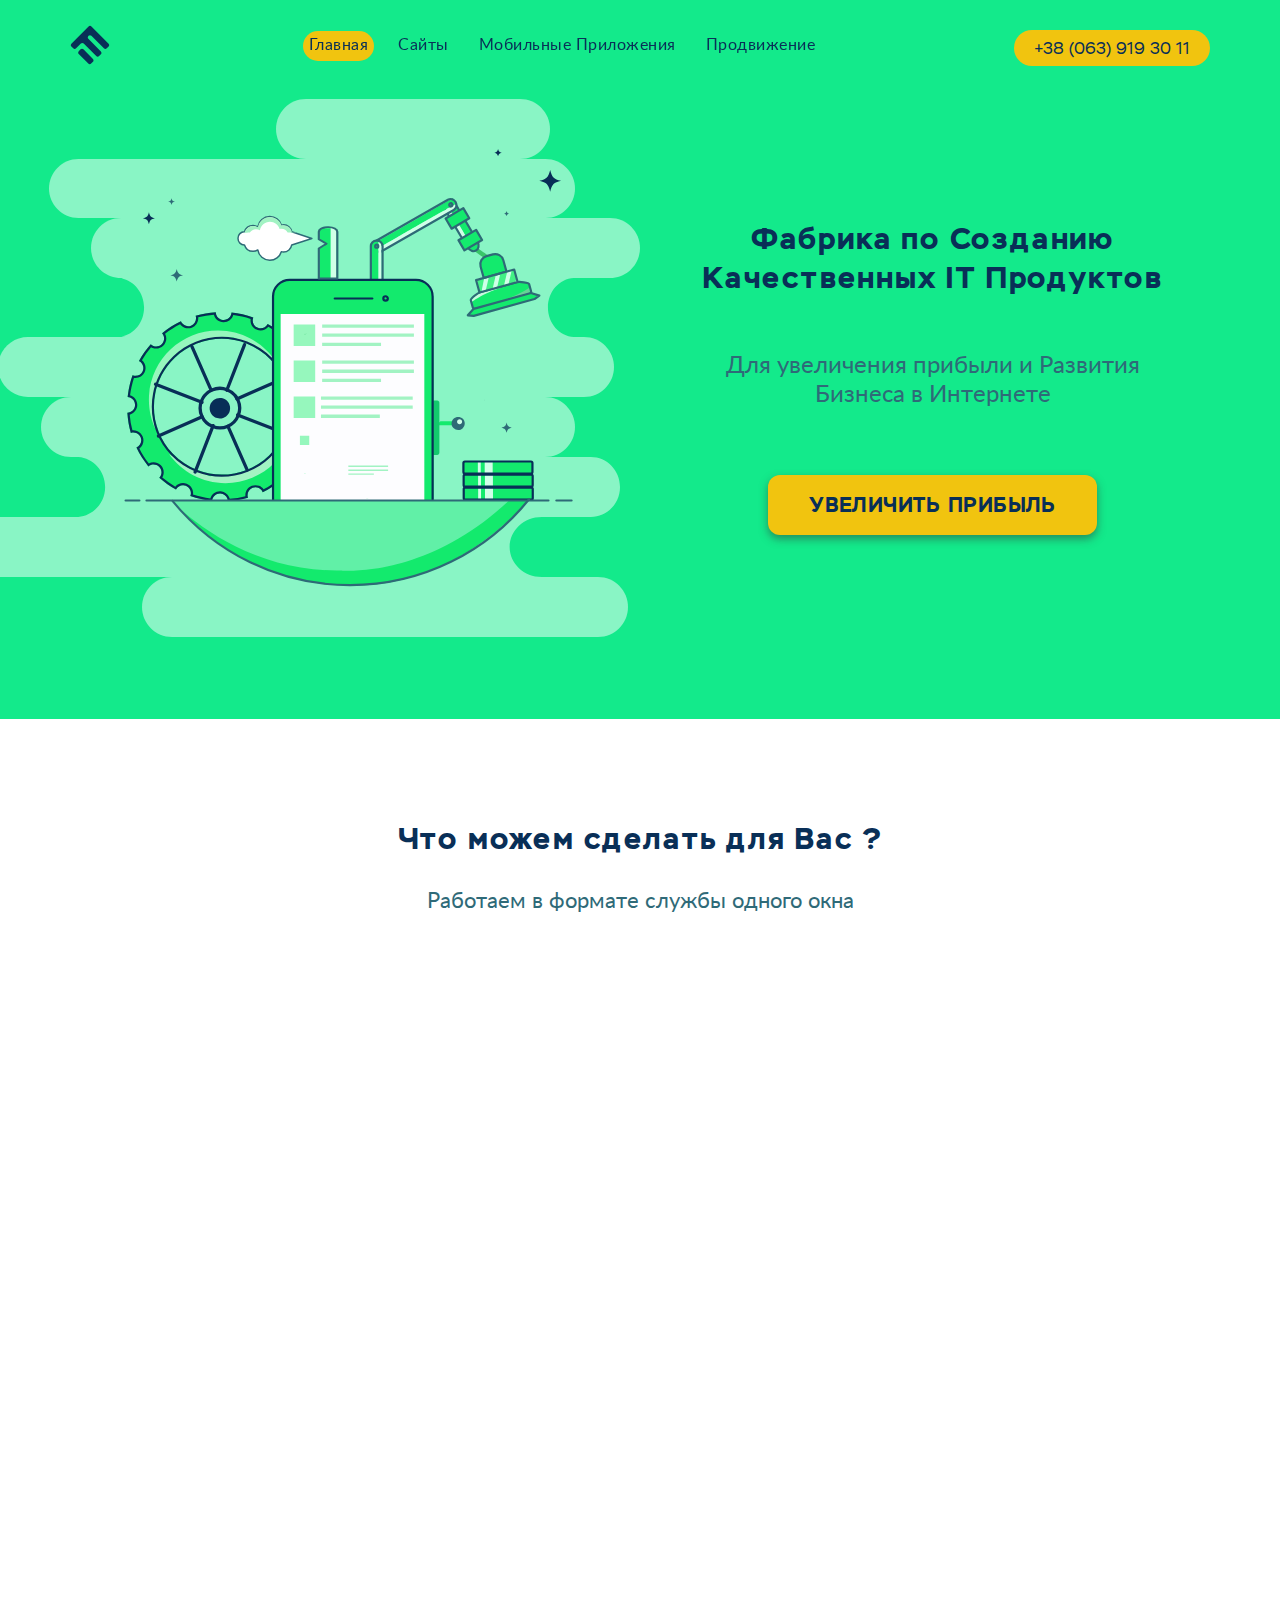
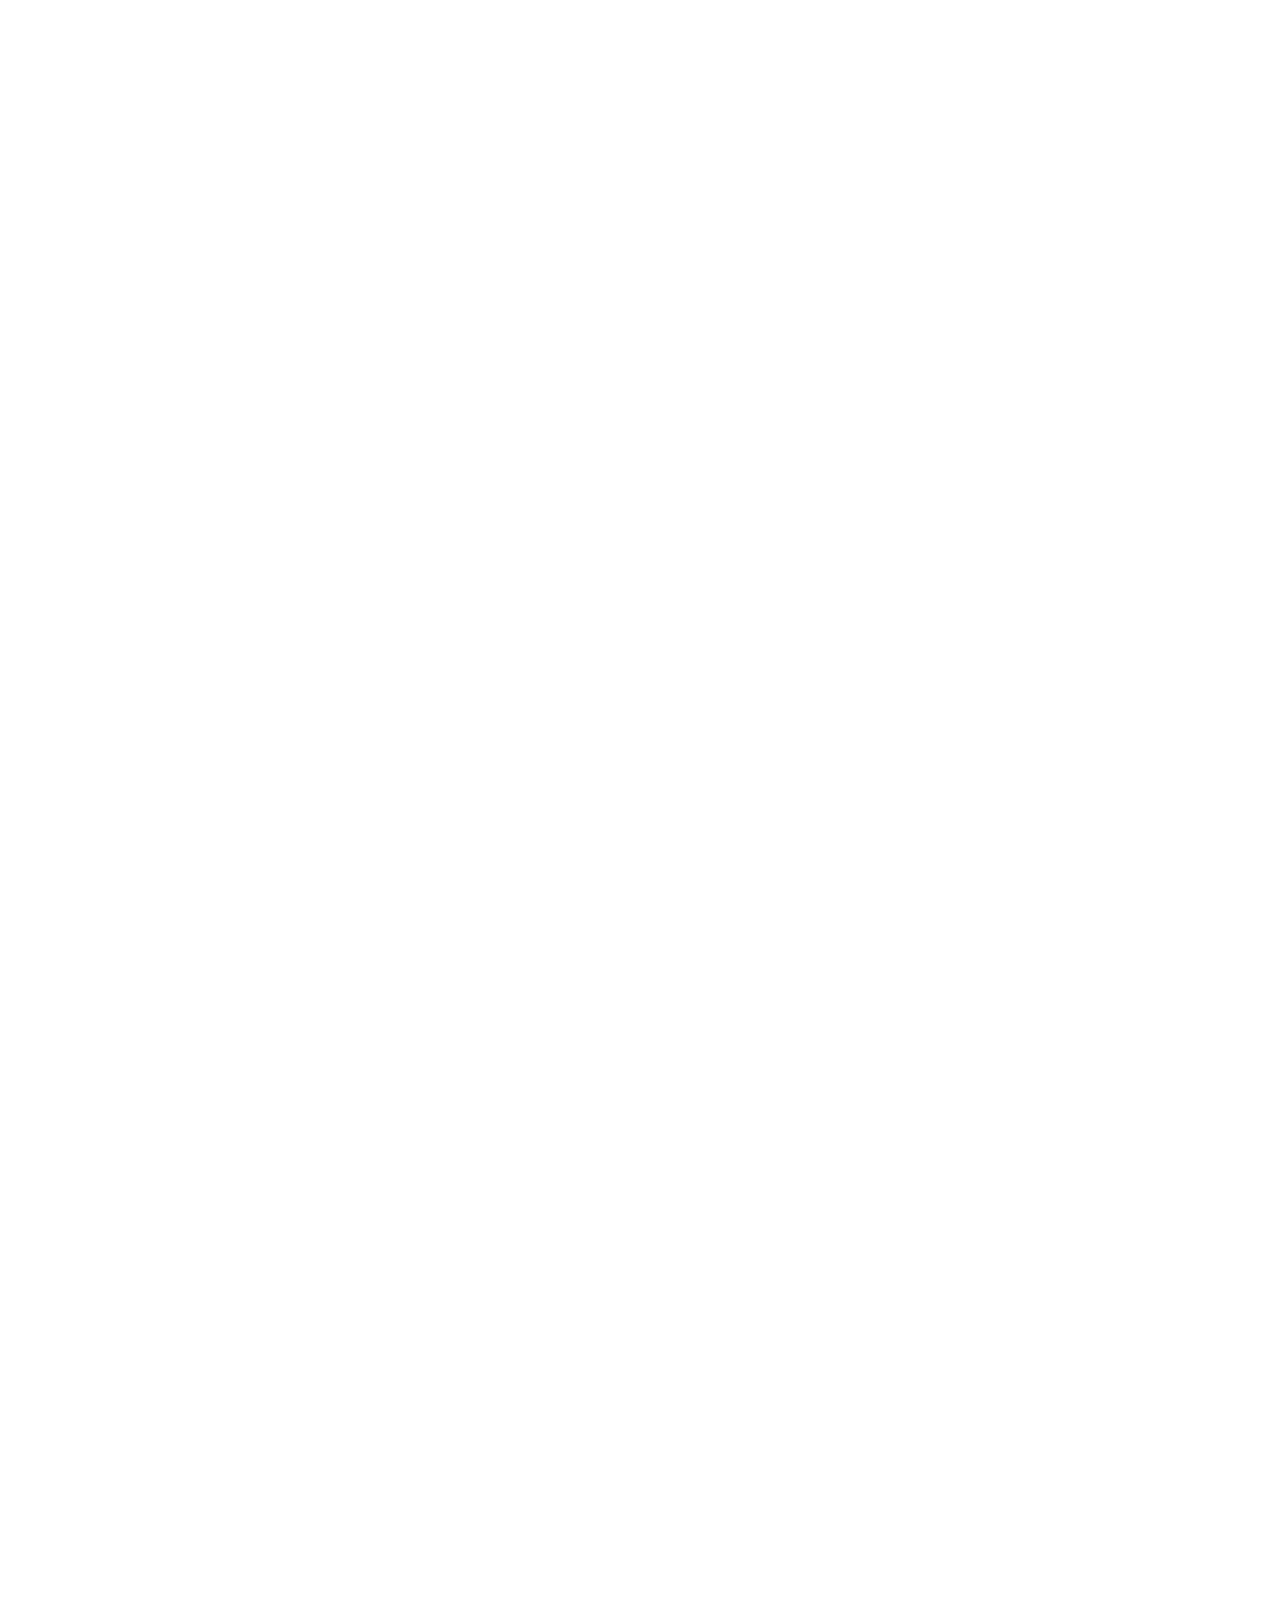
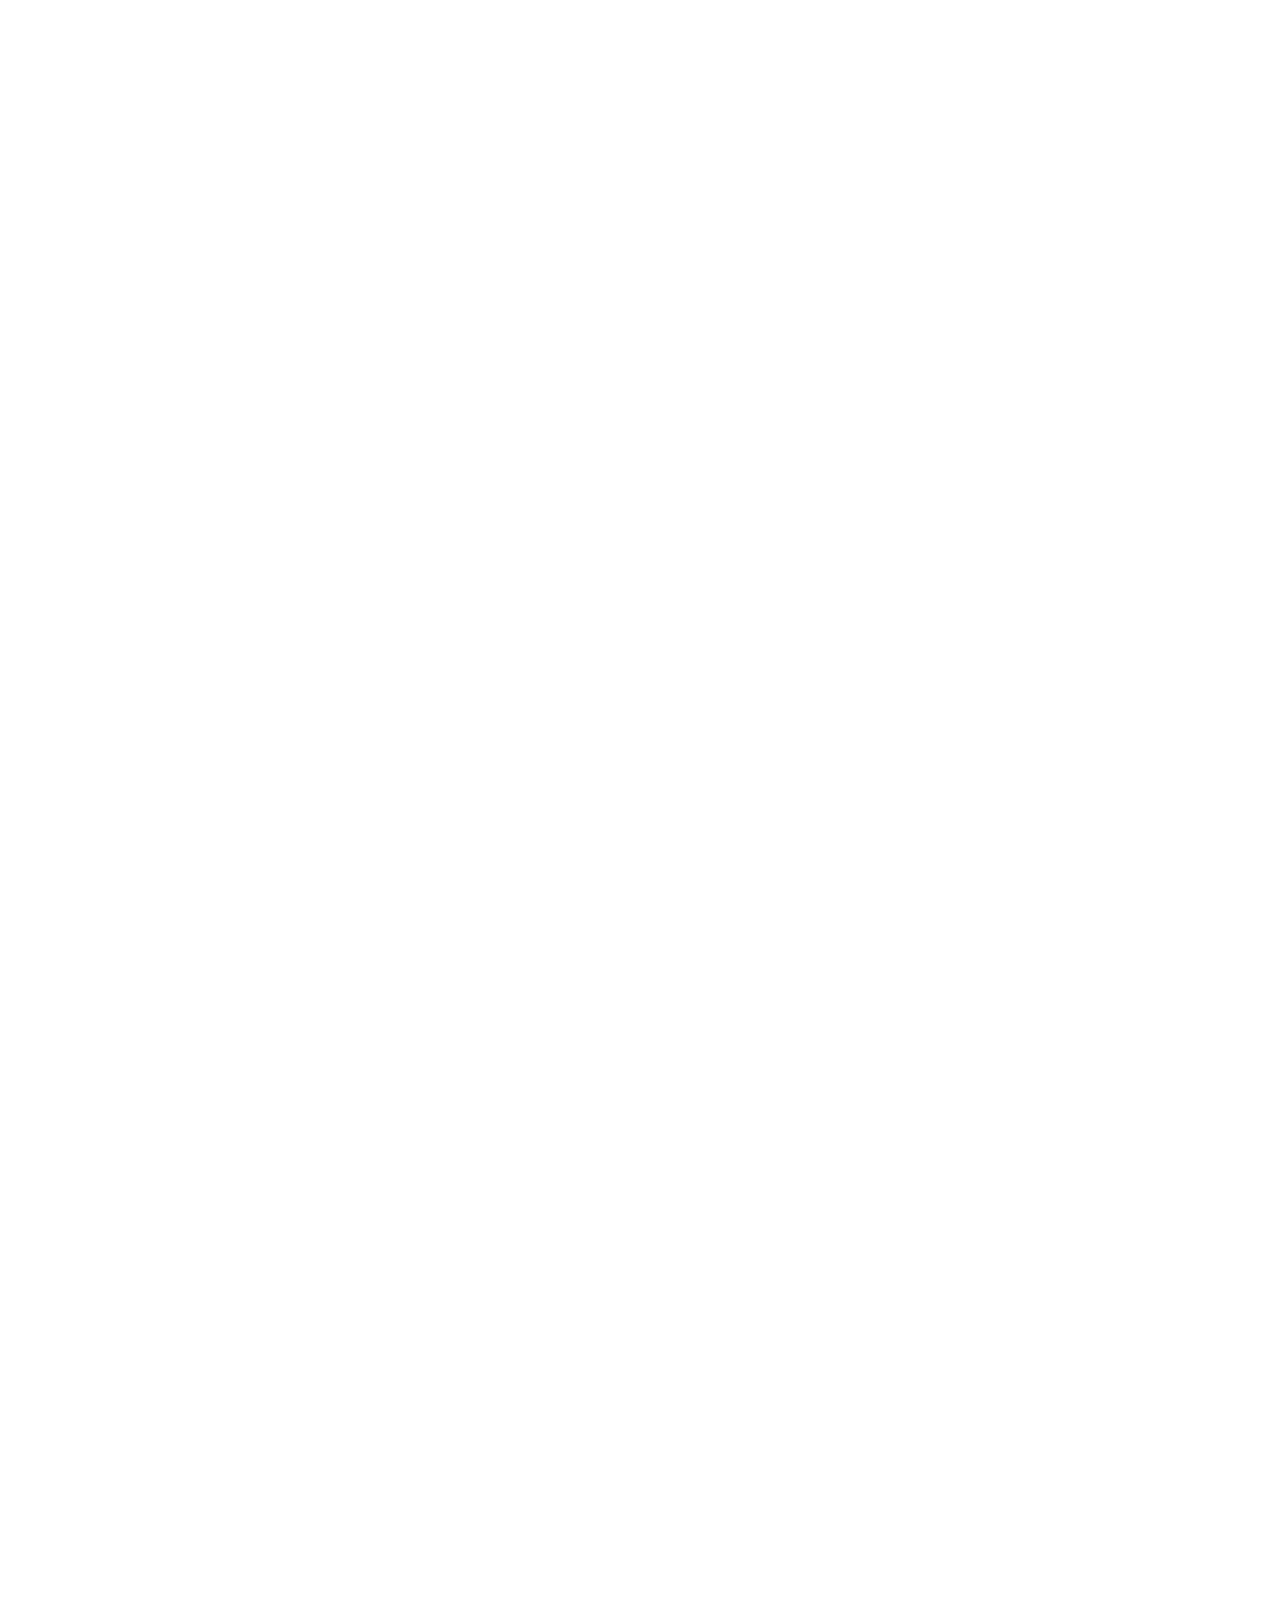
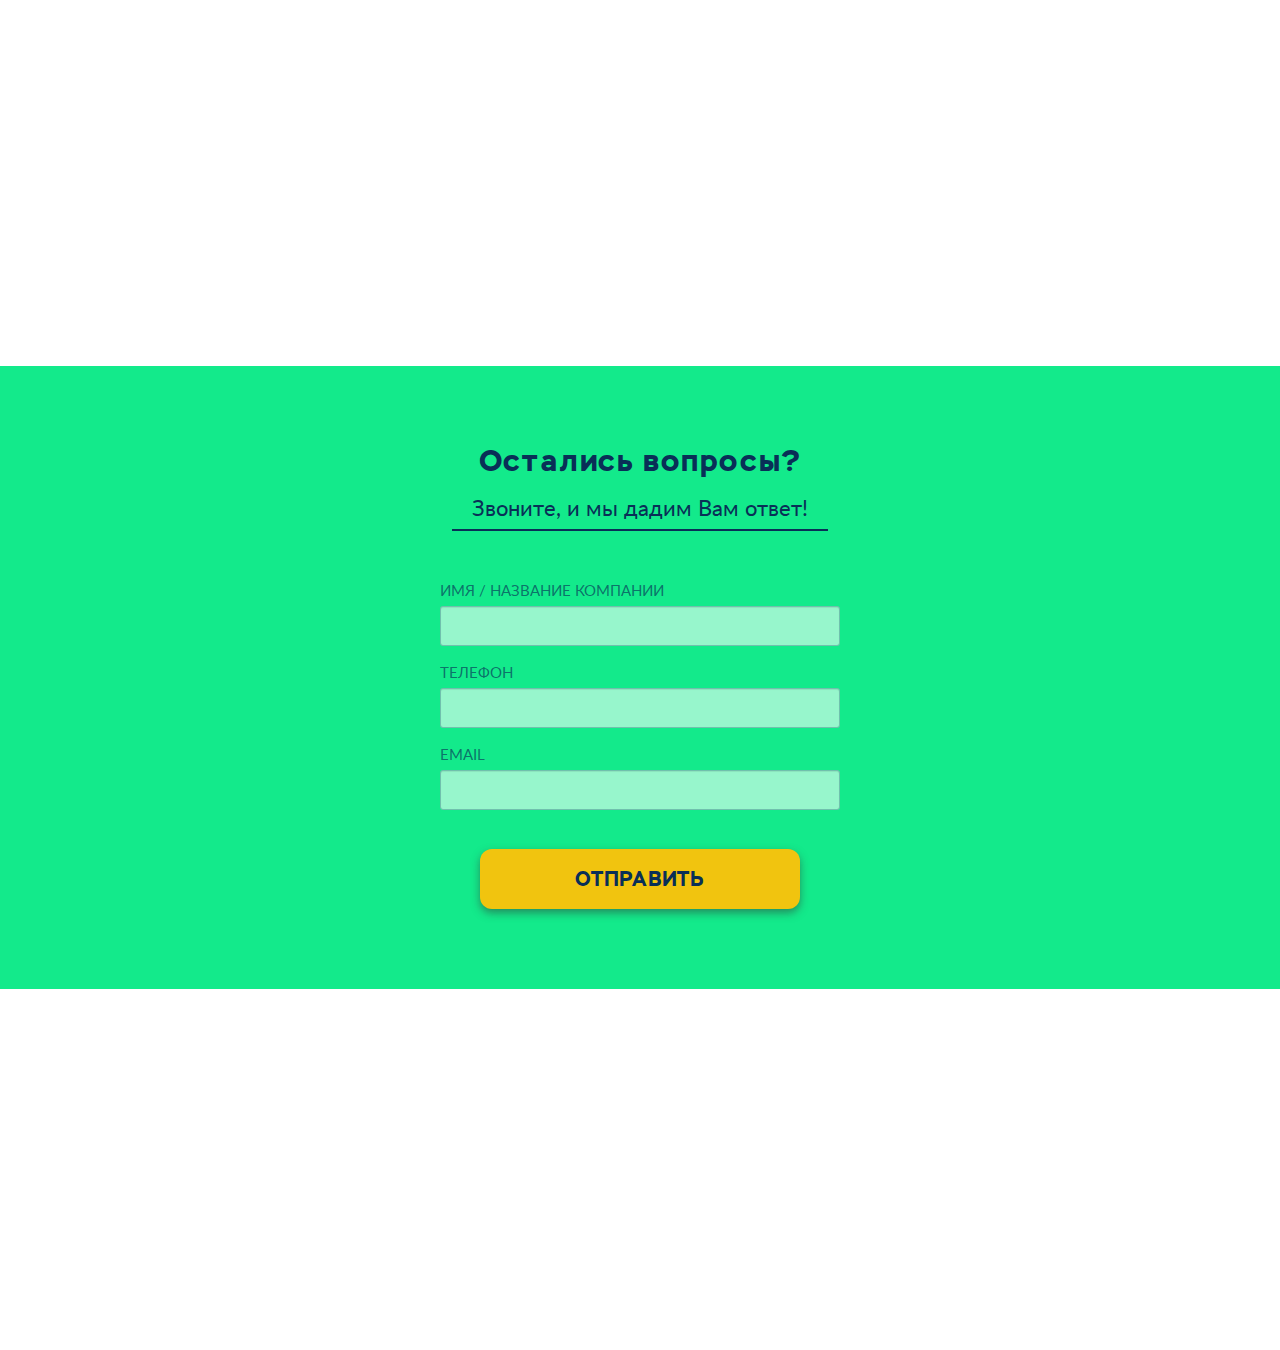
<file: index.html>
<!DOCTYPE html>
<html lang="en">
<head>
	<title>Фабрика по Созданию Качественных IT Продуктов | Money Making Factory</title>
	<meta charset="UTF-8">
	<meta property="og:image" content="./images/ogimage.png"/>
	<meta name="description" content="Money Making Factory — Фабрика по Созданию Качественных IT Продуктов для увеличения прибыли и Развития Бизнеса в Интернете"/>
	<meta name="viewport" content="width=device-width, initial-scale=1"/>
	<link rel="apple-touch-icon" sizes="57x57" href="/images/favicon/apple-icon-57x57.png">
	<link rel="apple-touch-icon" sizes="60x60" href="/images/favicon/apple-icon-60x60.png">
	<link rel="apple-touch-icon" sizes="72x72" href="/images/favicon/apple-icon-72x72.png">
	<link rel="apple-touch-icon" sizes="76x76" href="/images/favicon/apple-icon-76x76.png">
	<link rel="apple-touch-icon" sizes="114x114" href="/images/favicon/apple-icon-114x114.png">
	<link rel="apple-touch-icon" sizes="120x120" href="/images/favicon/apple-icon-120x120.png">
	<link rel="apple-touch-icon" sizes="144x144" href="/images/favicon/apple-icon-144x144.png">
	<link rel="apple-touch-icon" sizes="152x152" href="/images/favicon/apple-icon-152x152.png">
	<link rel="apple-touch-icon" sizes="180x180" href="/images/favicon/apple-icon-180x180.png">
	<link rel="icon" type="images/png" sizes="192x192"  href="/images/favicon/android-icon-192x192.png">
	<link rel="icon" type="images/png" sizes="32x32" href="/images/favicon/favicon-32x32.png">
	<link rel="icon" type="images/png" sizes="96x96" href="/images/favicon/favicon-96x96.png">
	<link rel="icon" type="images/png" sizes="16x16" href="/images/favicon/favicon-16x16.png">
	<link rel="manifest" href="/images/favicon/manifest.json">
	<meta name="msapplication-TileColor" content="#ffffff">
	<meta name="msapplication-TileImage" content="/images/favicon/ms-icon-144x144.png">
	<meta name="theme-color" content="#ffffff">
	<link rel="stylesheet" href="css/bootstrap.min.css"/>
	<link rel="stylesheet" href="css/style.css" type="text/css"/>
	<link rel="stylesheet" href="css/temp.css" type="text/css"/>
	<link rel="stylesheet" href="libs/jquery.form-sender/css/intlTelInput.css"/>
	<link rel="stylesheet" href="css/bootstrap-select.css">
	<link rel="stylesheet" href="css/animate.min.css">
    <link href="../lib/chat-ui.css" rel="stylesheet" media="all" />
    <script>
      (function(i,s,o,g,r,a,m){i['GoogleAnalyticsObject']=r;i[r]=i[r]||function(){
      (i[r].q=i[r].q||[]).push(arguments)},i[r].l=1*new Date();a=s.createElement(o),
      m=s.getElementsByTagName(o)[0];a.async=1;a.src=g;m.parentNode.insertBefore(a,m)
      })(window,document,'script','https://www.google-analytics.com/analytics.js','ga');

      ga('create', 'UA-92510287-7', 'auto');
      ga('send', 'pageview');
    </script>
</head>
<body>
    <!-- Yandex.Metrika counter -->
<script type="text/javascript">
   (function (d, w, c) {
       (w[c] = w[c] || []).push(function() {
           try {
               w.yaCounter43161004 = new Ya.Metrika({
                   id:43161004,
                   clickmap:true,
                   trackLinks:true,
                   accurateTrackBounce:true,
                   webvisor:true,
                   trackHash:true
               });
           } catch(e) { }
       });
       var n = d.getElementsByTagName("script")[0],
           s = d.createElement("script"),
           f = function () { n.parentNode.insertBefore(s, n); };
       s.type = "text/javascript";
       s.async = true;
       s.src = "https://mc.yandex.ru/metrika/watch.js";
       if (w.opera == "[object Opera]") {
           d.addEventListener("DOMContentLoaded", f, false);
       } else { f(); }
   })(document, window, "yandex_metrika_callbacks");
</script>
<noscript><div><img src="https://mc.yandex.ru/watch/43161004" style="position:absolute; left:-9999px;" alt="" /></div></noscript>
<!-- /Yandex.Metrika counter -->
<header>
	<div class="header">
		<div class="container">
			<a href="/">
				<div class="header__logo">
					<span></span>
				</div>
			</a>
			<div class="header__title-mob"></div>
			<div class="header__language">
				<a href="tel:+380639193011">+38 (063) 919 30 11</a>
			</div>
			<button type="button" class="navbar-toggle" data-toggle="collapse" data-target="#myNavbar">
				<span class="icon-bar"></span>
				<span class="icon-bar"></span>
				<span class="icon-bar"></span>
	      	</button>
			<div class="header__nav" >
				<div class="collapse navbar-collapse" id="myNavbar">
					<div class="navbar-collapse-layer"></div>
					<ul class="nav navbar-nav">
						<li>
							<a href="/" class="active-page">Главная</a>
						</li>
						<li>
							<a href="./sites.html">Сайты</a>
						</li>
						<li>
							<a href="./mobile.html">Мобильные Приложения</a>
						</li>
					<!-- 	<li>
							<a href="./auto.html">Автоматизация</a>
						</li> -->
						<li>
							<a href="#">Продвижение</a>
							<ul class="hidden-menu">
								<li><a href="./insta-fb.html">Instagram/Facebook</a></li>
								<li><a href="./advt.html">Контекстная реклама</a></li>
							</ul>
						</li>
					</ul>
					<ul class="header__socials">
						<li>
							<a href="https://t.me/vladislavromanov" class="telegram"></a>
						</li>
						<li>
							<a href="https://www.facebook.com/Money-Making-Studio-184751138694485/" class="facebook"></a>
						</li>
						<li>
							<a href="https://www.facebook.com/Money-Making-Studio-184751138694485/" class="vk"></a>
						</li>
						<!-- <li><a href="#" class="upwork"></a></li> -->
					</ul>
					<ul class="header__contacts">
						<li>
							<a href="mailto:info@mmstudio.com.ua">info@mmstudio.com.ua</a>
						</li>
						<li>	
							<a href="tel:+380639193011">+380639193011</a>
						</li>
						<li>
							<a href="tel:+380685431005">+380685431005</a>
						</li>
					</ul>
				</div>
			</div>
		</div>
	</div>
</header>
<div class="content">
	<section class="increase-income" id="increase-income">
		<div class="container">
			<ul class="row">
				<li class="col-md-6">
					<div id="mob-title-place"></div>
					<div class="increase-income__left wow fadeIn" data-wow-delay="0.3s">
						<iframe src="./demo.html" frameborder="0" class="wow fadeIn" data-wow-delay="0.6s">
						</iframe>
					</div>
				</li>
				<li class="col-md-6">
					<div class="increase-income__right">
						<div id="screen-title-place"></div>
						<h1 class="title wow fadeIn" id="mob-title" data-wow-delay="0.3s">Фабрика по Созданию Качественных IT Продуктов</h1>
						<h2 class="wow fadeIn" id="mob-title" data-wow-delay="0.3s">Для увеличения прибыли и Развития<br/> Бизнеса в Интернете</h2>
						<button class="btn main-btn wow fadeIn" data-wow-delay="0.6s" data-toggle="modal" data-target="#modal-main" id="main-btn">Увеличить прибыль</button>
					</div>
				</li>
			</ul>
		</div>
	</section>
	<section class="what-we-do" id="what-we-do">
		<div class="container">
			<h1 class="title wow fadeIn" data-wow-delay="0.3s">Что можем сделать для Вас ?</h1>
			<p class="second-title wow fadeIn" data-wow-delay="0.3s">Работаем в формате службы одного окна</p>
			<div class="what-we-do__blk">
				<ul class="row">
					<li class="col-sm-4 wow fadeInLeft" data-wow-delay="0.3s">	
						<div class="what-we-do__blk-box">
							<a href="./sites.html">
								<div class="what-we-do__blk-box-img"></div>
								<div class="what-we-do__blk-box-txt">
									<p>Web-сайты</p>
								</div>
							</a>
						</div>	
					</li>
					<li class="col-sm-4 wow fadeIn" data-wow-delay="0.5s">		
						<div class="what-we-do__blk-box">
							<a href="./mobile.html">	
								<div class="what-we-do__blk-box-img"></div>
								<div class="what-we-do__blk-box-txt">
									<p>Мобильные приложения</p>
								</div>
							</a>
						</div>		
					</li>
					<li class="col-sm-4 wow fadeInRight" data-wow-delay="0.3s">
						<div class="what-we-do__blk-box">
							<div class="what-we-do__blk-box-img"></div>
							<div class="what-we-do__blk-box-txt">
								<p>Продвижение в интернете</p>
							</div>
						</div>
					</li>
				</ul>
				<ul class="row">
					<li class="col-sm-4 wow fadeInLeft" data-wow-delay="0.3s">
						<div class="what-we-do__blk-box">
							<div class="what-we-do__blk-box-img"></div>
							<div class="what-we-do__blk-box-txt">
								<p>Разработка ПО для автоматизации</p>
							</div>
						</div>
					</li>
						<li class="col-sm-4 wow fadeIn" data-wow-delay="0.5s">
						<div class="what-we-do__blk-box">
							<div class="what-we-do__blk-box-img"></div>
							<div class="what-we-do__blk-box-txt">
								<p>Брендирование и Дизайн</p>
							</div>
						</div>
					</li>
					<li class="col-sm-4 wow fadeInRight" data-wow-delay="0.3s">
						<div class="what-we-do__blk-box">
							<div class="what-we-do__blk-box-img"></div>
							<div class="what-we-do__blk-box-txt">
								<p>Интеграция с CRM</p>
							</div>
						</div>
					</li>
				</ul>
				<div class="block-shadow wow fadeIn" data-wow-delay="0.8s"></div>
			</div>
		</div>
	</section>
	<section class="resolve-prob" id="resolve-prob">
		<div class="container">
			<h1 class="title wow fadeIn" data-wow-delay="0.3s">Какие проблемы решают IT-продукты</h1>
			<img src="./images/resolve-prob.png" alt="" class="wow fadeIn" data-wow-delay="0.3s">
			<div class="resolve-prob-blk wow fadeIn" data-wow-delay="0.3s">
				<ul class="row">
					<li class="col-md-4">
						<p class="resolve-prob-blk-title">Снижение расходов</p>
						<p class="resolve-prob-blk-desc">Теперь программы будут делать ту работу, которую раньше делали люди</p>
					</li>
					<li class="col-md-4">
						<p class="resolve-prob-blk-title">Избавление от Рутины</p>
						<p class="resolve-prob-blk-desc">Автоматизация процессов даст вам больше времени на отдых и семью</p>
					</li>
					<li class="col-md-4">
						<p class="resolve-prob-blk-title">Увеличение прибыли</p>
						<p class="resolve-prob-blk-desc">Со снижением операционных расходов и увеличинием оборотов образуется дополнительный капитал</p>
					</li>
				</ul>
				<ul class="row">
					<li class="col-md-4">
						<p class="resolve-prob-blk-title">Подбор и управление персоналом</p>
						<p class="resolve-prob-blk-desc">Наши сервисы увеличит качество сотрудников и систематизирует управление персоналом</p>
					</li>
					<li class="col-md-4">
						<p class="resolve-prob-blk-title">Масштабирование бизнеса</p>
						<p class="resolve-prob-blk-desc">Просто и эффективно сделаем вашу компанию Мировым Брендом</p>
					</li>
					<li class="col-md-4">
						<p class="resolve-prob-blk-title">Обработка больших баз данных</p>
						<p class="resolve-prob-blk-desc">Анализ и обработка информации переведет ваш бизнес в цифры</p>
					</li>
				</ul>
				<ul class="row no-margin">
					<li class="col-md-4">
						<p class="resolve-prob-blk-title">Бизнес Автоматизация</p>
						<p class="resolve-prob-blk-desc">Управление бизнесом происходит в 1 касание</p>
					</li>
					<li class="col-md-4">
						<p class="resolve-prob-blk-title">Снижение трудозатрат</p>
						<p class="resolve-prob-blk-desc">Теперь люди делают только 20% самых важных действий в Бизнесе</p>
					</li>
					<li class="col-md-4">
						<p class="resolve-prob-blk-title">Упрощение в комуникации</p>
						<p class="resolve-prob-blk-desc">Скорость и понимание — залог успеха вашей Компании</p>
					</li>
				</ul>
				<div class="block-white-shadow"></div>
				<div class="block-shadow"></div>
			</div>
			
		</div>
	</section>
	<section class="our-results" id="our-results">
		<div class="container">
			<h1 class="title wow fadeIn" data-wow-delay="0.3s">Результаты нашего труда</h1>
			<div class="site-blk">
				<div class="site-blk-main wow fadeIn" data-wow-delay="0.3s">
					<ul class="row">
						<li class="col-md-6 no-padding-right">
							<div class="main-left">
								<div class="main-left__img">
									<img src="./images/our-result-photo-1.jpg" alt="">
									<div class="img-layer"></div>
								</div>
								<div class="main-left__bottom">
									<p class="main-left__bottom-data">24 марта 2017</p>
									<ul class="main-left__bottom-tags">
										<li>Лендинг,</li>
										<li>Дизайн,</li>
										<li>Копирайт,</li>
										<li>Продвижение</li>
									</ul>
								</div>		
							</div>
							<div class="main-left-footer">
								<span>Home-ABC</span>
								<a href="http://home-abc.com.ua">home-abc.com.ua</a>
								<p>Производитель Детской Развивающей Продукции</p>
							</div>
						</li>
						<li class="col-md-6 add-padding-left">
							<div class="main-right">
								<ul class="row">
									<li class="col-sm-6 add-padding-right">
										<div class="main-right__img">
											<img src="./images/our-result-photo-2.jpg" alt="">
											<div class="img-layer"></div>
										</div>
										<div class="main-right__txt">
											<p><span>Проблема: </span>старый сайт не приносил денег, практически все посетители покидали сайт, не совершив никакого действия на нем. Все рекламные бюджеты улетали в "трубу". Стоимость 1 клиента превышала стоимость продукции (1500 грн)
											</p>
										</div>
									</li>
									<li class="col-sm-6 add-padding-left">
										<div class="main-right__img">
											<img src="./images/our-result-photo-3.jpg" alt="">
											<div class="img-layer"></div>
										</div>
										<div class="main-right__txt">
											<p><span>Решение: </span>создание сайта типа Landing Page с современным и приятным дизайном, продуманной текстовой и смысловой структурой подачи информации.
											</p>
										</div>		
									</li>
								</ul>
							</div>
							<div class="main-right-footer">
								<p><span>Результат: </span>Снижение стоимости клиента в 6 раз (с 1500 грн до 250 грн), увеличение конверсии сайта, повышение прибыльности предприятия.</p>
							</div>
						</li>
					</ul>
				</div>	
				<button class="btn main-btn content-btn wow fadeInUp" data-wow-delay="0.6s" data-toggle="modal" data-target="#modal-main" id="main-btn">Увеличить прибыль</button>
			</div>
			<div class="site-blk wow fadeIn" data-wow-delay="0.3s">
				<div class="site-blk-main">
					<ul class="row">
						<li class="col-md-6 no-padding-right">
							<div class="main-left">
								<div class="main-left__img">
									<img src="./images/our-result-photo-4.jpg" alt="">
								</div>
								<div class="main-left__bottom">
									<p class="main-left__bottom-data">28 ЯНВАРЯ 2017</p>
									<ul class="main-left__bottom-tags">
										<li>КОПИРАЙТ,</li>
										<li>ПРОДВИЖЕНИЕ,</li>
										<li>CRM,</li>
										<li>E-MAIL РАССЫЛКИ</li>
									</ul>
								</div>		
							</div>
							<div class="main-left-footer">
								<span>BLOSSOM </span>
								<a href="http://blossomshop.com.ua">blossomshop.com.ua</a>
								<p>Интернет-магазин Одежды<br/> <span style="font-size: 14px;">*Разработано совместно с компанией "CLICKROOM."</span></p>
							</div>
						</li>
						<li class="col-md-6 add-padding-left">
							<div class="main-right">
								<ul class="row">
									<li class="col-sm-6 add-padding-right">
										<div class="main-right__img">
											<img src="./images/our-result-photo-5.jpg" alt="">
											<div class="img-layer"></div>
										</div>
										<div class="main-right__txt">
											<p><span>Проблема: </span>большое количество заявок в интернет-магазине терялись на электронной почте или не были до конца обработаны из-за отсутствия системы контроля (2182 заявки утеряно за 4 месяца), как следствие, недовольные клиенты и потеря денег с необработанных заявок.
											</p>
										</div>
									</li>
									<li class="col-sm-6 add-padding-left">
										<div class="main-right__img">
											<img src="./images/our-result-photo-6.jpg" alt="">
											<div class="img-layer"></div>
										</div>
										<div class="main-right__txt">
											<p><span>Решение: </span>интеграция CRM-системы Bitrix 24 с интернет-магазином для фиксации всех поступающих заявок и контроля статуса заявки на всех её стадиях. Перевод клиентской базы в более удобный формат. Создание системы лояльности клиентов, за счет цепочки E-mail касаний.
											</p>
										</div>		
									</li>
								</ul>
							</div>
							<div class="main-right-footer">
								<p><span>Результат: </span>увеличение оборота и чистой прибыли компании в 2-3 раза за счет полного контроля эффективности  работы отдела продаж и  внедренной системы лояльности клиентов. Все 100% заявок = 100% продаж.</p>
							</div>
						</li>
					</ul>
				</div>
				<button class="btn main-btn content-btn wow fadeInUp" data-wow-delay="0.6s" data-toggle="modal" data-target="#modal-main" id="main-btn">Автоматизировать бизнес</button>
			</div>
			<div class="site-blk wow fadeIn" data-wow-delay="0.3s">
				<div class="site-blk-main">
					<ul class="row">
						<li class="col-md-6 no-padding-right">
							<div class="main-left">
								<div class="main-left__img">
									<img src="./images/our-result-photo-7.jpg" alt="">
									<div class="img-layer"></div>
								</div>
								<div class="main-left__bottom">
									<p class="main-left__bottom-data">11 СЕНТЯБРЯ 2016</p>
									<ul class="main-left__bottom-tags">
										<li>КОПИРАЙТ,</li>
										<li>ПРОДВИЖЕНИЕ,</li>
										<li>CRM,</li>
										<li>E-MAIL РАССЫЛКИ</li>
									</ul>
								</div>		
							</div>
							<div class="main-left-footer">
								<span>Парк Горького</span>
								<a href="http://centralpark.kh.ua">centralpark.kh.ua</a>
								<p>Самый Большой в Украине Парк Аттракционов<br/><span style="font-size: 14px;">*Разработано совместно с компанией "CLICKROOM."</span></p>
							</div>
						</li>
						<li class="col-md-6 add-padding-left">
							<div class="main-right">
								<ul class="row">
									<li class="col-sm-6 add-padding-right">
										<div class="main-right__img">
											<img src="./images/our-result-photo-8.jpg" alt="">
											<div class="img-layer"></div>
										</div>
										<div class="main-right__txt">
											<p><span>Проблема: </span>Устарелый дизайн сайта, большое количество отказов (58%), низкий коэффициент вовлеченности посетителей, сложная навигация по сайту из-за чего достаточно трудно было узнать о предстоящих ивентах в парке развлечений.
											</p>
										</div>
									</li>
									<li class="col-sm-6 add-padding-left">
										<div class="main-right__img">
											<img src="./images/our-result-photo-9.jpg" alt="">
											<div class="img-layer"></div>
										</div>
										<div class="main-right__txt">
											<p><span>Решение: </span>создание нового интернет портала для Парка Горького, уникальный обновленный дизайн сайта, упрощение навигации по сайт, размещение на главной информацию о ближайших мероприятиях.
											</p>
										</div>		
									</li>
								</ul>
							</div>
							<div class="main-right-footer">
								<p><span>Результат: </span>снижение % отказов с 58% до 17%. Увеличение среднего времени пребывания на сайте с 1,19 мин. до 3,49 мин. Сайтом стало просто пользоваться, из-за чего увеличилась его посещаемость в 1,5 раза.</p>
							</div>
						</li>
					</ul>
				</div>
				<button class="btn main-btn content-btn wow fadeInUp" data-wow-delay="0.6s" data-toggle="modal" data-target="#modal-main" id="main-btn">Обновить сайт</button>
			</div>
		</div>				
	</section>
	<section class="questions" id="auestions">
		<div class="container">
			<ul class="row">
				<!-- <li class="col-md-6">
					<img src="./images/man.png" alt="">
				</li> -->
				<li class="col-md-12">
					<div class="questions-left">
						<h1 class="title">Остались вопросы?</h1>
						<p class="second-title">Звоните, и мы дадим Вам ответ!</p>
						<form id="order-form" data-title="Заявка на сайте" data-order-form>
						 	<div class="form-group">
								<label for="name">ИМЯ / НАЗВАНИЕ КОМПАНИИ</label>
								<input type="name" class="form-control" type="text" id="name" name="name" data-title="Имя" data-is-included="true" required/>
						    </div>
						    <div class="form-group">
								<label for="tel">Телефон</label>
								<input type="tel" class="form-control" id="tel" name="tel" data-title="Телефон" data-is-included="true" required/>
						    </div>
						    <div class="form-group">
								<label for="email">Email</label>
								<input type="email" class="form-control" id="email" name="email" data-title="Email" data-is-included="true" requireds/>
						    </div>
						    <button type="submit" class="btn main-btn">Отправить</button>
						</form>
					</div>	
				</li>
			</ul>
		</div>
	</section>
<!-- 	<section class="questions" id="auestions" style="display: none;">
		<div class="container">
			<ul class="row">
				<li class="col-md-4">
					<h1 class="title">Остались вопросы?</h1>
					<p class="second-title">Звоните, и мы дадим Вам ответ!</p>
					<img src="./images/man.png" alt="">
				</li>
				<li class="col-md-8">
					<div class="questions-left">
						<div class="chat-title">
							<p>Чат бот «Money Making Factory» <span>(beta)</span></p>
							<ul class="chat-title-menu">
								<li><a href="#"></a></li>
								<li><a href="#"></a></li>
								<li><a href="#"></a></li>
							</ul>
						</div>
				        <div id="chat" class="input-container">
				        </div>
				        <div id="input" class="">
				            <form class="input-table">
				                <div class="input-table__cell">
				                    <input type="text" class="input-table__input-field" placeholder="Введите ваше сообщение" id="message-bot" name="message-bot">
				                </div>
				                <div class="input-table__cell">
				                    <button type="submit" class="btn main-btn">Отправить</button>
				                </div>
				            </form>
				        </div>
					</div>	
				</li>
			</ul>
		</div>
	</section> -->
</div>
<footer>
	<div class="footer">
		<div class="container">
			<div class="footer-center">
				<h6 class="wow fadeIn" data-wow-delay="0.3s">Money Making — набор ключевых действий, способных принести компании деньги.</h6>
				<p class="wow fadeIn" data-wow-delay="0.4s">Перед собой мы ставим задачи комплексно изучить бизнес клиента и найти те точки приложения усилий, что приведут к максимальному масштабированию и взрывному росту.</p>
				<button class="btn green-btn wow fadeInUp" data-wow-delay="0.5s" data-toggle="modal" data-target="#modal-main" id="main-btn">Связаться с нами</button>
			</div>
			<div class="footer-left wow fadeInLeft" data-wow-delay="0.25s">
				<div class="footer-left__contacts">
					<div class="footer-left__contacts-img"></div>	
					<div class="footer-left__contacts-txt">
						<h5>Контакты:</h5>
						<ul>
							<li><a href="tel:+380639193011">+380639193011</a></li>
							<li><a href="tel:+380685431005">+380685431005</a></li>
							<li><a href="mailto:info@mmstudio.com.ua">info@mmstudio.com.ua</a></li>
						</ul>
					</div>	
				</div>
				<div class="footer-left__address">
					<h5>Адрес:</h5>
					<!-- <p>Харьков пл. Защитников Украины, 7/8 <br/> Киев, ул.Рыбальская, 22</p> -->
					<p>Харьков пл. Защитников Украины, 7/8</p>
				</div>
			</div>
			<div class="footer-right">
				<a href="http://mmstudio.com.ua" class="footer-right__copyright wow fadeInRight" data-wow-delay="0.3s">
					<span class="footer-logo"></span>
					<p>Money Making<br>Factory<br><span>2017</span></p>
				</a>	
				<ul class="footer-right__socials">
					<li class="wow fadeInUp" data-wow-delay="0.3s"><a href="https://t.me/vladislavromanov" class="telegram"></a></li>
					<li class="wow fadeInUp" data-wow-delay="0.6s"><a href="https://www.facebook.com/Money-Making-Studio-184751138694485/" class="facebook"></a></li>
					<li class="wow fadeInUp" data-wow-delay="0.9s"><a href="https://vk.com/moneymakingstudio" class="vk"></a></li>
					<!-- <li><a href="#" class="upwork"></a></li> -->
				</ul>
			</div>
		</div>
	</div>	
</footer>
<!-- =====================BUTTON-TO-TOP======================== -->
<a id="back-to-top" href="#" class="btn btn-primary back-to-top" role="button" title="Click to return on the top page" data-toggle="tooltip" data-placement="left"><span class="glyphicon glyphicon-chevron-up"></span></a>
<!-- ===============MODAL-ONLY==================== -->
<!--============ MODAL-MAIN ============-->
<div id="modal-main" class="modal fade" role="dialog">
	<div class="modal-dialog">
	    <div class="modal-content">
	    	<div class="modal-header">
	    		<button type="button" class="close" data-dismiss="modal">
	    			<span class="close-bar"></span>
	    			<span class="close-bar"></span>
	    		</button>
	        	<h4 class="modal-title">Оставьте заявку прямо сейчас</h4>
	      	</div>
			<div class="modal-body">
				<form id="order-form" data-title="Заявка на сайте" data-order-form>
					<div class="input-wrapper">
						<input class="form-control input-contacts" type="text" name="name" placeholder="Имя" data-title="Имя" data-is-included="true" required/>
					</div>
					<div class="input-wrapper">
						<input class="form-control input-contacts" type="tel" name="phone" placeholder="+380" data-title="Телефон" data-is-included="true" required/>
					</div>
					<div class="input-wrapper">
						<input class="form-control input-contacts" type="email" name="email" placeholder="Email" data-title="Email" data-is-included="true" required/>
					</div>
					<select class="selectpicker custom-picker" id="select" name="site" data-is-included="true" data-title="Сайт">
						<option value="1" selected>Landing Page</option>
						<option value="2">Интернет-магазин</option>
						<option value="3">Корпоративный сайт</option>
						<option value="4">Instagram/Facebook</option>
						<option value="5">Контекстная реклама</option>						
					</select>
					<div class="radio-wrapper" id="radio-wrapper-1">
						<span>Бюджет:</span>
						<input type="radio" class="radio" id="radio-money-1" value="От $1000" name="radio" data-title="Бюджет" checked="checked"/>
						<label for="radio-money-1">От $1000</label>
						<input type="radio" class="radio" id="radio-money-2" value="До $5000" name="radio" data-title="Бюджет"/>
						<label for="radio-money-2">До $5000</label>
						<input type="radio" class="radio" id="radio-money-3" value="От $10000" name="radio" data-title="Бюджет"/>
						<label for="radio-money-3">От $10000</label>
				    </div>
					<div class="radio-wrapper" id="radio-wrapper-2" style="display:none">
						<span>Бюджет:</span>
						<input type="radio" class="radio" id="radio-money-4" value="От $1000" name="radio" data-title="Бюджет"/>
						<label for="radio-money-4">От $1000</label>
						<input type="radio" class="radio" id="radio-money-5" value="До $5000" name="radio" data-title="Бюджет"/>
						<label for="radio-money-5">До $5000</label>
						<input type="radio" class="radio" id="radio-money-6" value="От $10000" name="radio" data-title="Бюджет"/>
						<label for="radio-money-6">От $10000</label>
				    </div>
					<div class="radio-wrapper" id="radio-wrapper-3" style="display:none">
						<span>Бюджет:</span>
						<input type="radio" class="radio" id="radio-money-7" value="От $1000" name="radio" data-title="Бюджет"/>
						<label for="radio-money-7">От $1000</label>
						<input type="radio" class="radio" id="radio-money-8" value="До $5000" name="radio" data-title="Бюджет"/>
						<label for="radio-money-8">До $5000</label>
						<input type="radio" class="radio" id="radio-money-9" value="От $10000" name="radio" data-title="Бюджет"/>
						<label for="radio-money-9">От $10000</label>
				    </div>
				    <div class="radio-wrapper" id="radio-wrapper-4" style="display:none">
						<span>Бюджет:</span>
						<input type="radio" class="radio" id="radio-money-10" value="$169" name="radio" data-title="Бюджет"/>
						<label for="radio-money-10">$169</label>
						<input type="radio" class="radio" id="radio-money-11" value="$269" name="radio" data-title="Бюджет"/>
						<label for="radio-money-11">$269</label>
						<input type="radio" class="radio" id="radio-money-12" value="$449" name="radio" data-title="Бюджет"/>
						<label for="radio-money-12">$449</label>
				    </div>
				    <div class="radio-wrapper" id="radio-wrapper-5" style="display:none">
						<span>Бюджет:</span>
						<input type="radio" class="radio" id="radio-money-13" value="$169" name="radio" data-title="Бюджет"/>
						<label for="radio-money-13">$169</label>
						<input type="radio" class="radio" id="radio-money-14" value="$269" name="radio" data-title="Бюджет"/>
						<label for="radio-money-14">$269</label>
						<input type="radio" class="radio" id="radio-money-15" value="$449" name="radio" data-title="Бюджет"/>
						<label for="radio-money-15">$449</label>
				    </div>
				    <div class="checkbox-wrapper">
				    	<textarea name="message" placeholder="Введите ваше сообщение..." id="checkbox-textarea" data-title="Сообщение" data-is-included="true"></textarea>
				    	<div class="checkbox-wrapper-inner">
							<p id="checkbox-txt">Оставьте комментарий?</p>
							<input type="checkbox" class="checkbox" id="checkbox"/>
							<label for="checkbox"></label>
						</div>
					</div>
					<button type="submit" class="btn green-btn">Увеличить прибыль</button>
				</form>
	      	</div>
			<div class="modal-footer">
				<p>Получите 100$ заказе настройки контекстной рекламы</p>
			</div>
	    </div>
	</div>
</div>
<!-- ========================POPUP-THANKS-ORDER======================= -->
<div id="order-thanks-popup" class="modal fade" role="dialog">
	<div class="modal-dialog comment-modal">
	    <div class="modal-content">
			<div class="modal-header">
				<h4>Заявка отправлена!</h4>
			</div>
			<div class="modal-body">
				Заявка успешно отправлена. Наш менеджер свяжется с Вами для завершения заказа.
			</div>
	    </div>
	</div>
</div>
<script src="js/jquery1.12.4.jquery.min.js"></script>
<script src="js/bootstrap.min.js"></script>
<script src="js/main.js"></script>
<script src="js/slick.min.js"></script>
<script src="libs/jquery.form-sender/jquery.form-sender.js"></script>
<script src="libs/jquery.form-sender/intlTelInput.min.js"></script>
<script src="js/bootstrap-select.js"></script>
<script src="js/wow.min.js"></script>
<script type="text/javascript">
	wow = new WOW(
      {
      boxClass:     'wow',      // default
      animateClass: 'animated', // default
      offset:       0,          // default
      mobile:       true,       // default
      live:         true        // default
    }
    )
    wow.init();
</script>
<script type="text/javascript">
	$("input[name=phone]").intlTelInput({
	   initialCountry: "ua",
	   nationalMode: false,
	   formatOnDisplay: true,
	   utilsScript: "libs/jquery.form-sender/utils.js",
	   preferredCountries: ['ua', 'ru', 'by'],
	});
	var _emailStyle = {
		header: {
			background_color: "f3f3f3",
			color: "3579eb"
		},
		body: {
			background_color: "f3f3f3",
			color: "000000"
		},
		footer: {
			background_color: "f3f3f3",
			color: "3579eb"
		}
	};
	FormSender.initSettings({
		dir: "libs/jquery.form-sender/",
		clearFields: false
	});
	var loading = function() {
		$("#order-thanks-popup .modal-header h4").html("Обработка");
		$("#order-thanks-popup .modal-body").html("<object data=\"/images/loader.svg\" class=\"loader\" type=\"image/svg+xml\" id=\"svg1\"></object>");
		$('#order-thanks-popup').modal("show");
	}
	FormSender.registerForm({
		id: "order-form",
		emailStyle: _emailStyle,
		onSuccess: function(json) {
			$('#modal-main').modal("hide");
			$("#order-thanks-popup .modal-header h4").html("Заявка отправлена");
			$("#order-thanks-popup .modal-body").html("Заявка успешно отправлена. Наш менеджер свяжется с Вами для завершения заказа.");
		},
		onError: function(json) {
			$("#order-thanks-popup .modal-header h4").html("Ошибка");
			$("#order-thanks-popup .modal-body").html("Произошла ошибка при отправке заявки. Пожалуйста, попробуйте отправить заявку еще раз.");
		},
		onWait: function() {
			loading();
		}
	});
	FormSender.registerForm({
		id: "order-form-2",
		emailStyle: _emailStyle,
		onSuccess: function(json) {
			$('#modal-main').modal("hide");
			$("#order-thanks-popup .modal-header h4").html("Заявка отправлена");
			$("#order-thanks-popup .modal-body").html("Заявка успешно отправлена. Наш менеджер свяжется с Вами для завершения заказа.");
		},
		onError: function(json) {
			$("#order-thanks-popup .modal-header h4").html("Ошибка");
			$("#order-thanks-popup .modal-body").html("Произошла ошибка при отправке заявки. Пожалуйста, попробуйте отправить заявку еще раз.");
		},
		onWait: function() {
			loading();
		}
	});
	$('input[name=phone]').keyup(function() {
		if ($(this).intlTelInput("isValidNumber")) {
			$(this).removeClass("input-invalid");
			$(this).addClass("input-valid");
		} else {
			$(this).removeClass("input-valid");
			$(this).addClass("input-invalid");
		}
	});
</script>
<!-- <script src="lib/chat-ui.js"></script>
<script>
    $(document).ready(function() {

        var chat = ChatUI().render('#chat', 'dialog');

        chat.trigger('open-chat');

        chat.trigger('add-phrase', 'Привет, я чат-бот проектный менеджмент. Могу ответить на все вопросы!');


        var cs;

        var timeoutId = null;
        var chatMessage = function(msg) {
            if (msg === 'close') {
                chat.trigger('close-chat');
            } else if (msg === 'clear') {
                chat.trigger('clear-dialog');
            } else if (!timeoutId) {

                var waitTime = Math.floor(Math.random() * 2000) + 600;

                setTimeout(function() {
                    chat.trigger('is-typing');
                }, 500);

                $.ajax({
                    type: "POST",
                    dataType: "json",
                    url: "chat.php",
                    data: {"cs": cs, "input": msg},
                    success: function(data) {
                        cs = data.cs;
                        chat.trigger('add-phrase', data.clever_output);
                    }
                });
            }
        };

        chat.on('user-send-message', chatMessage);

        var $input = $('.input-table__input-field');

        $('.input-table').on('submit', function(event) {
            event.preventDefault();
            chat.trigger('add-phrase', {
                side: 'user',
                message: $input.val()
            });
            $input.val('');
        });
    });
</script> -->
</body>
</html>
</file>
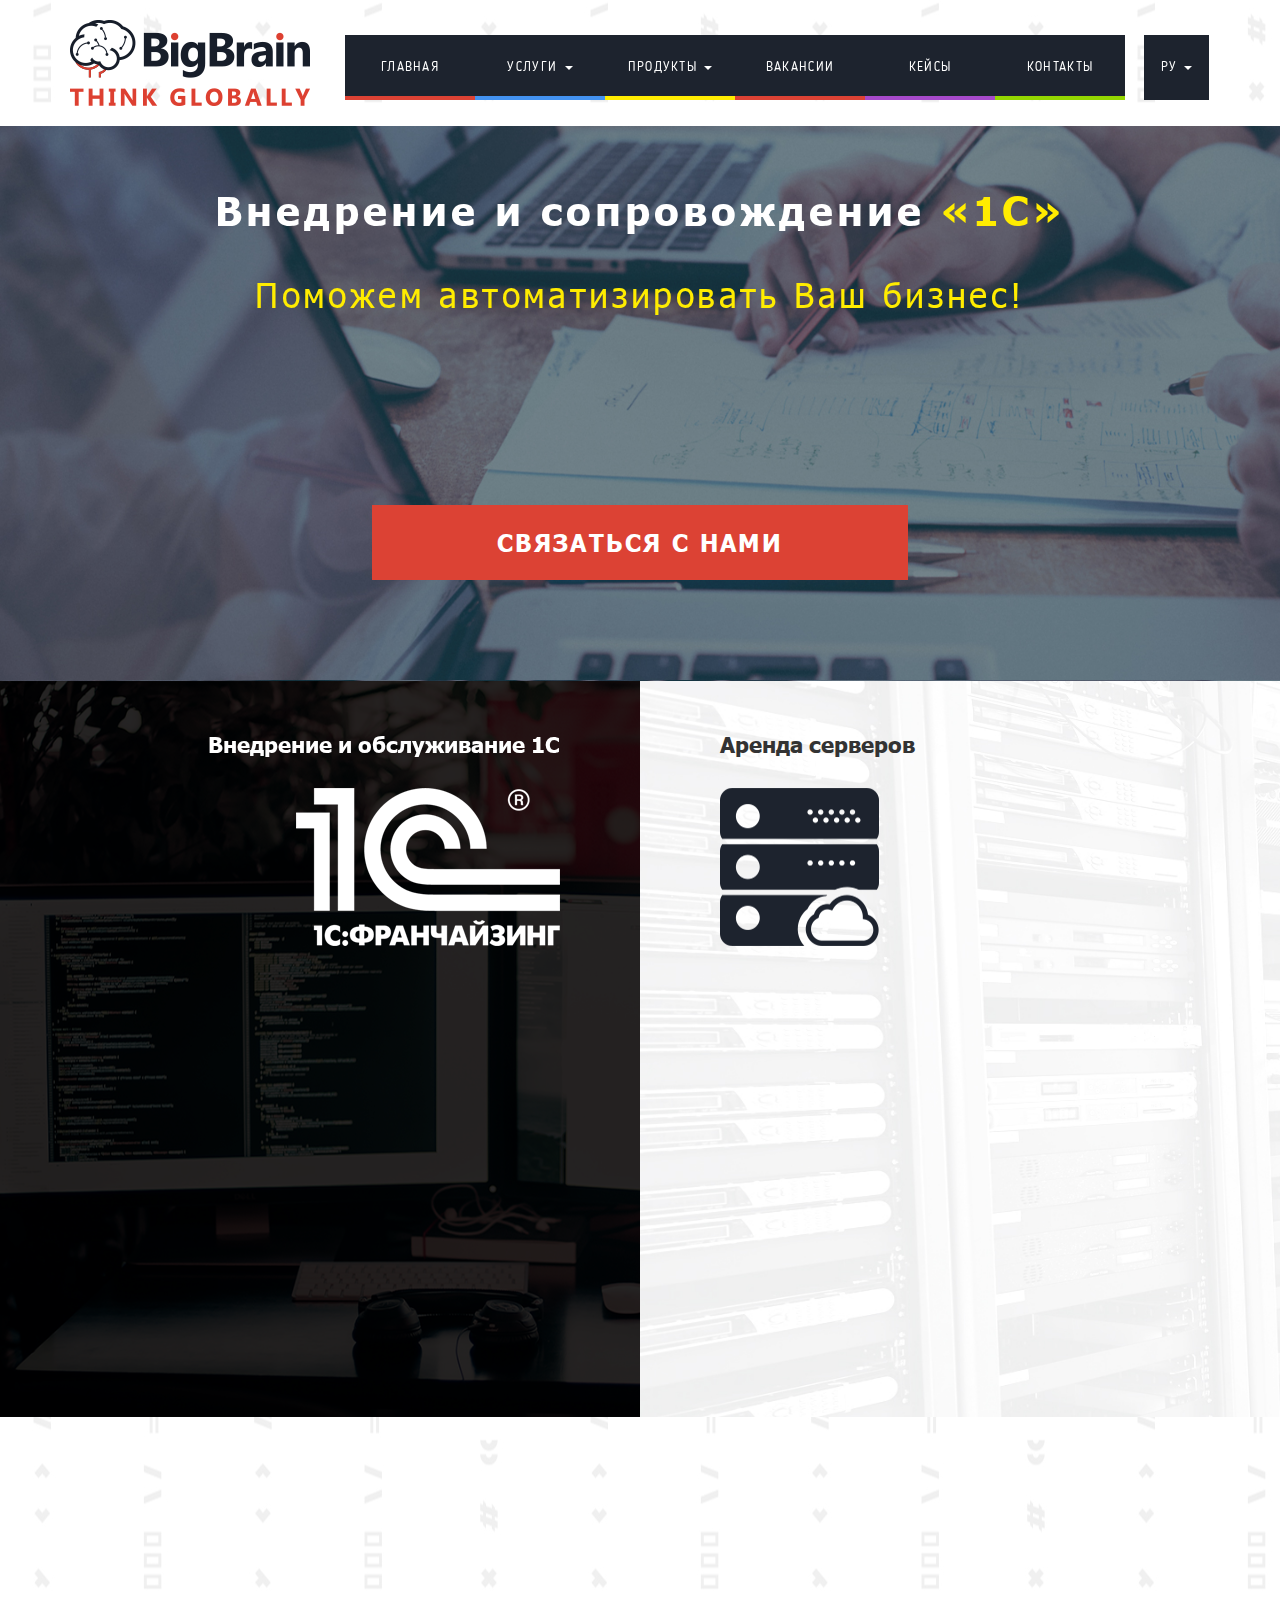
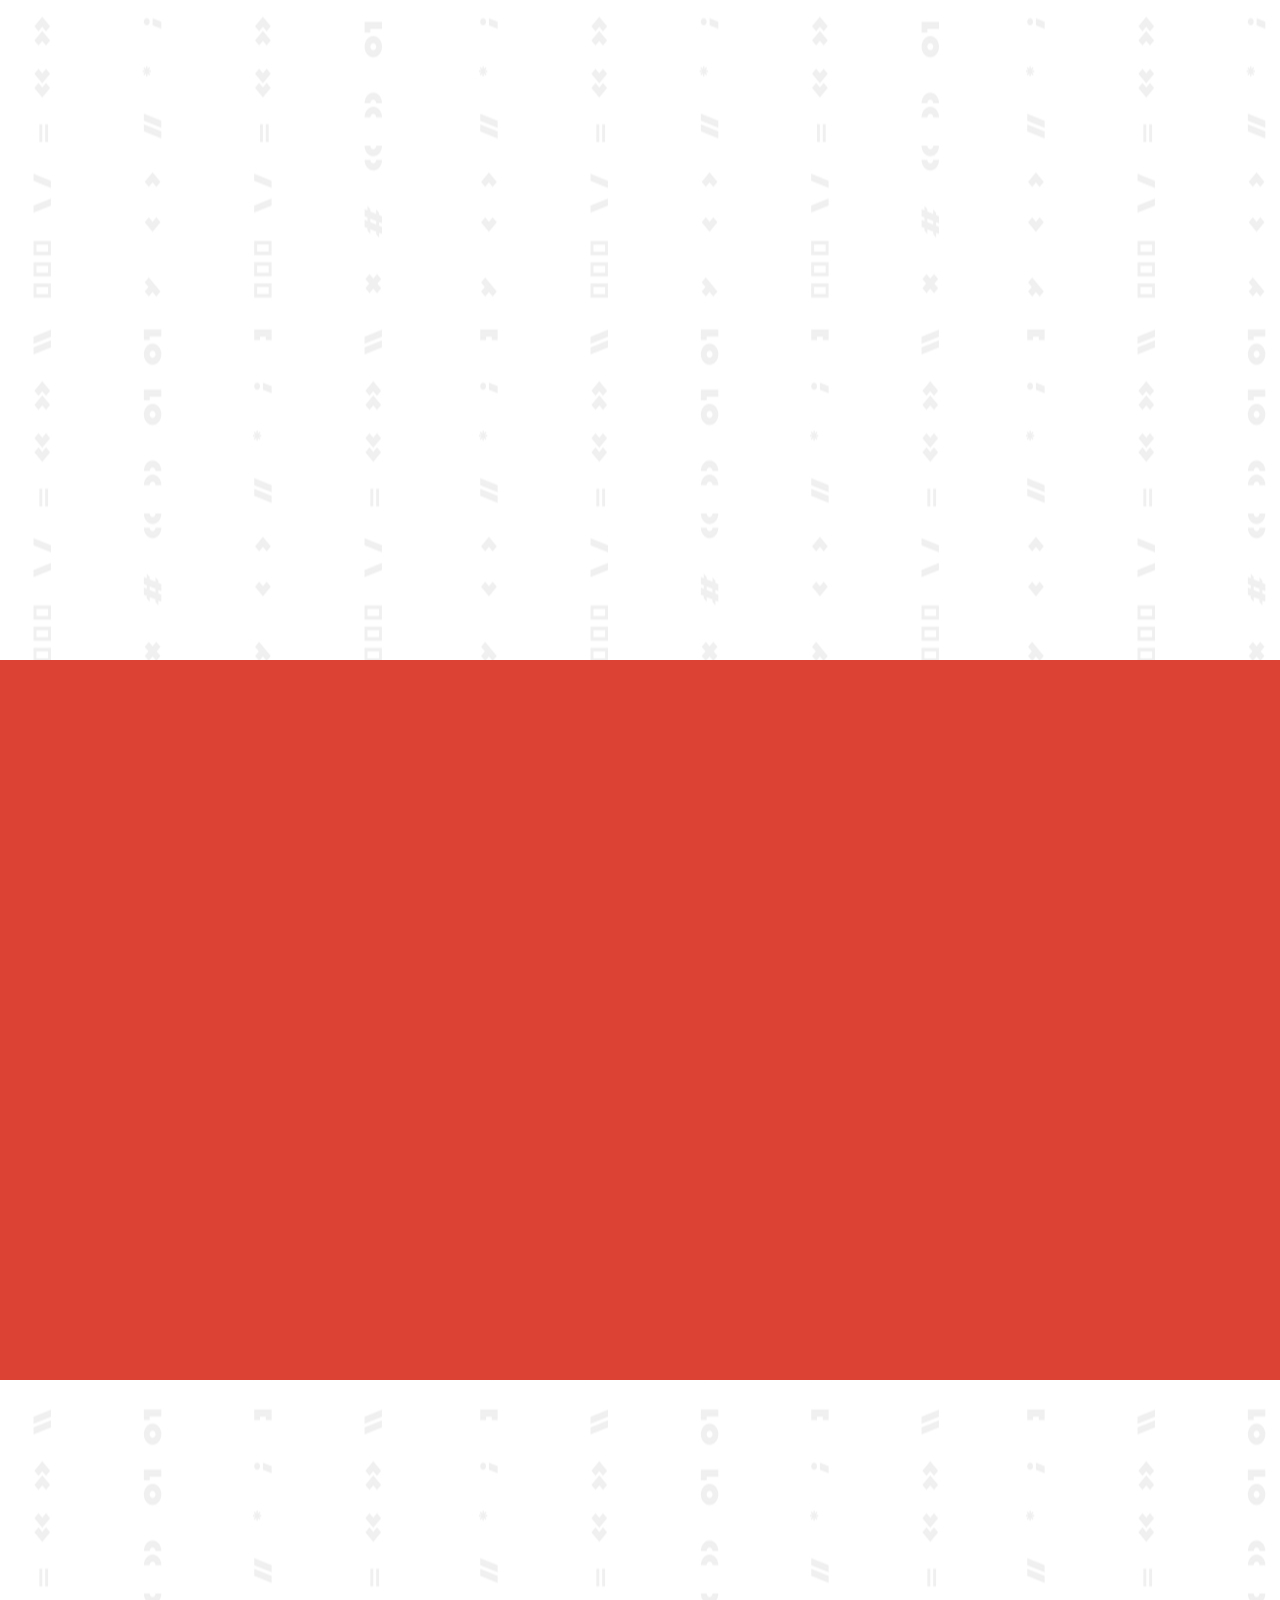
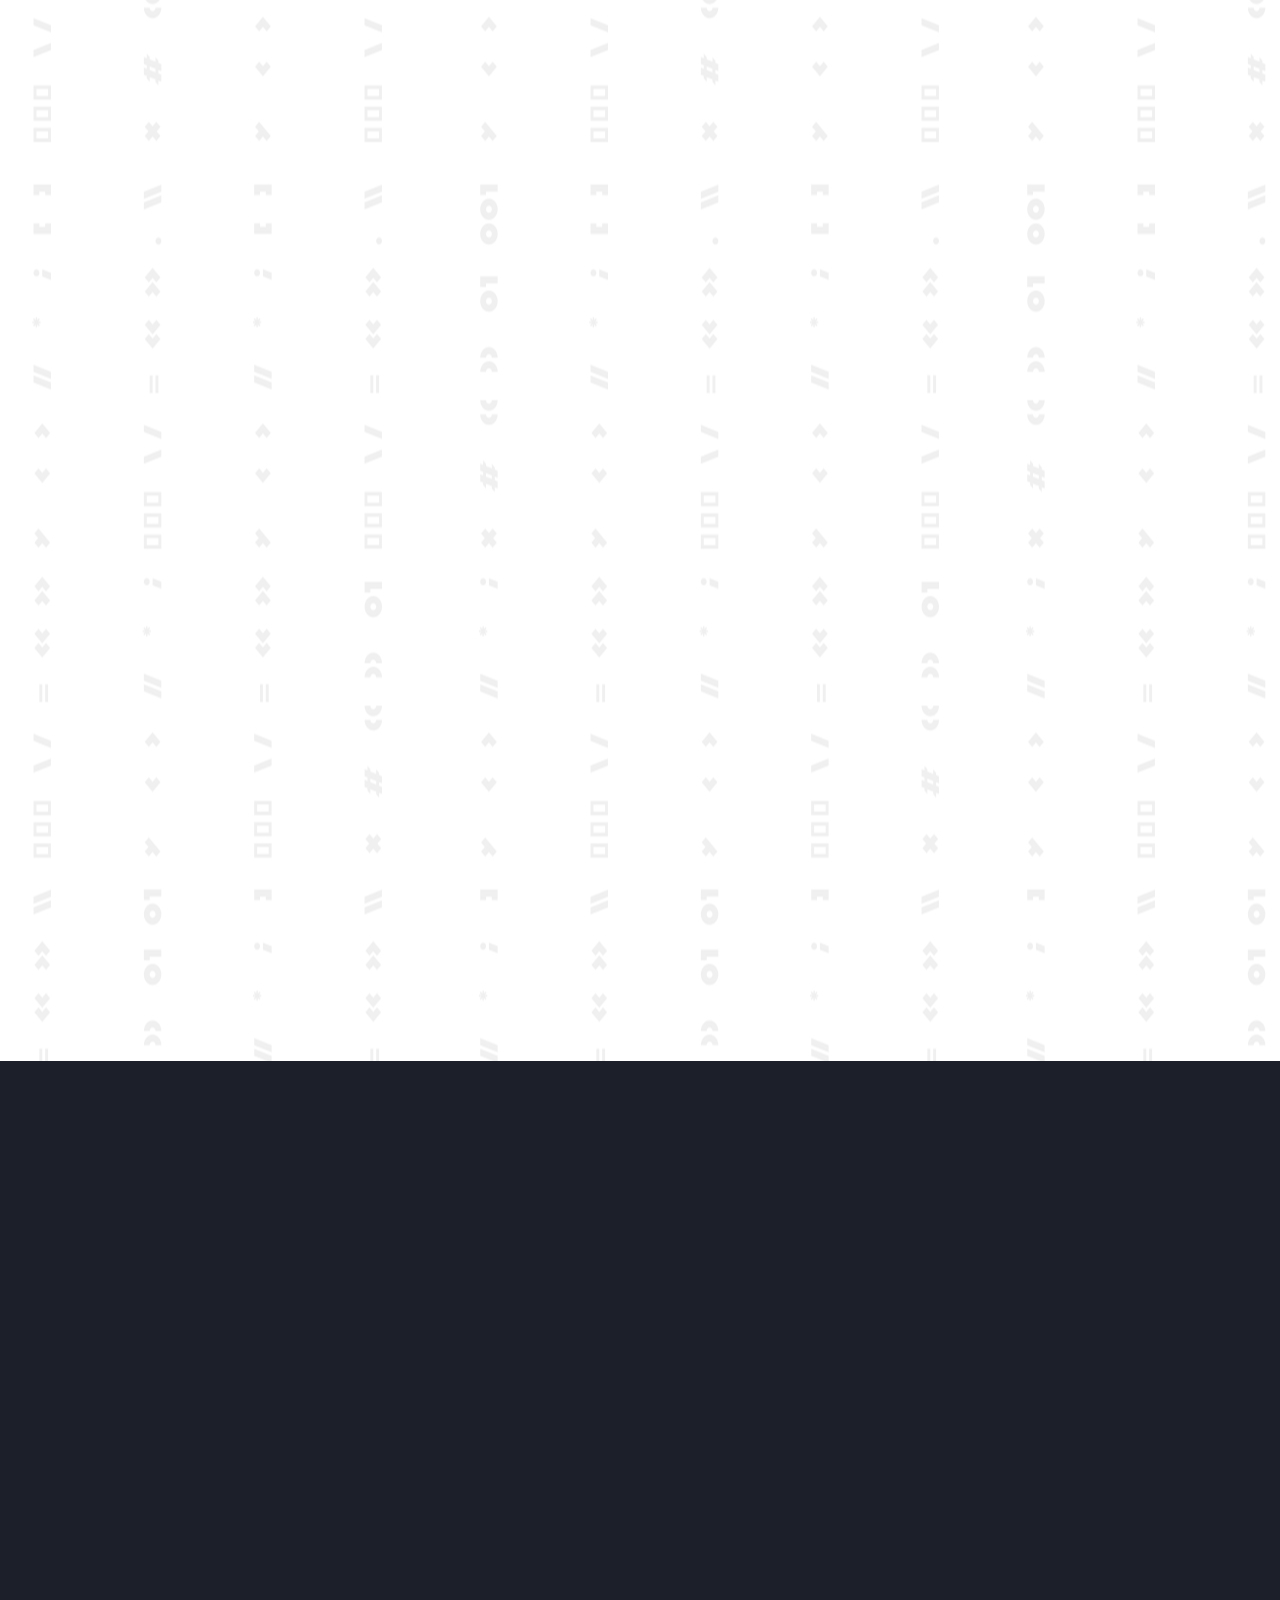
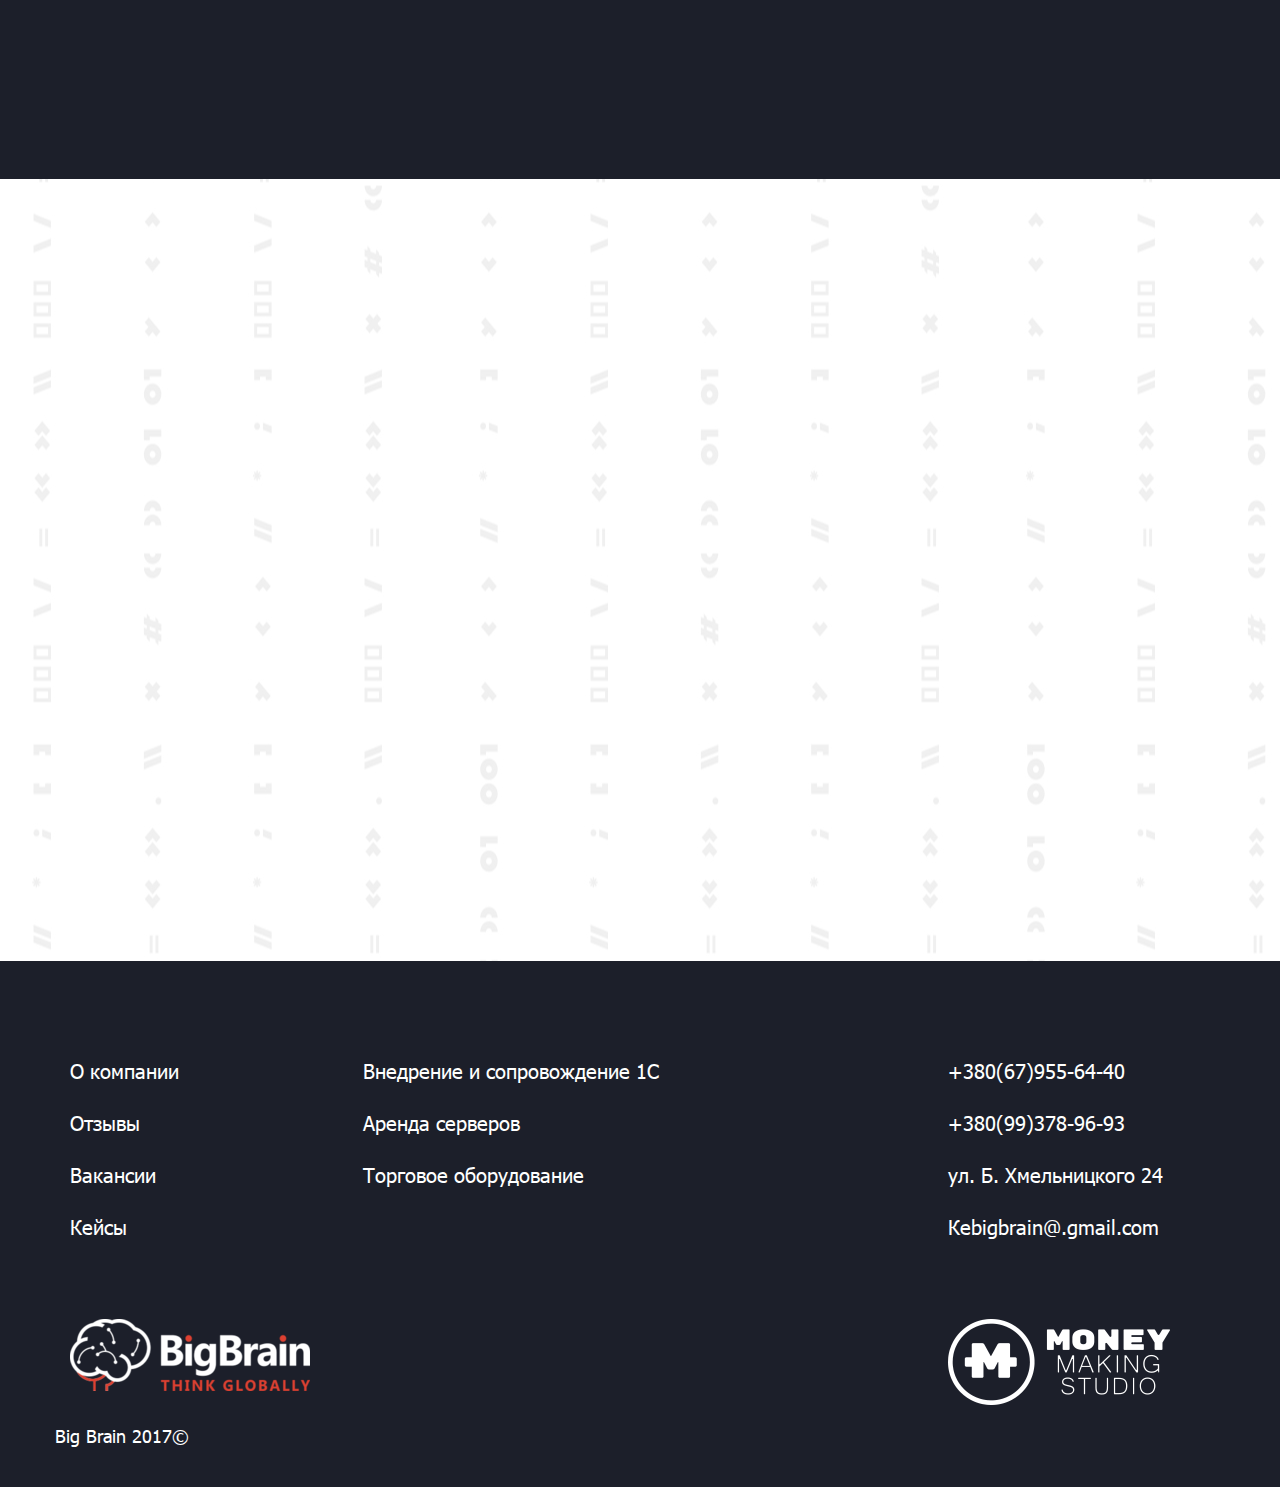
<file: portfolio/bigbrain-1c/index.html>
<!DOCTYPE html>
<html lang="en">
<head>
	<meta charset="UTF-8">
	<meta name="viewport" content="width=device-width, initial-scale=1">
	<title>Document</title>
	<link rel="stylesheet" type="text/css" href="css/bootstrap.css" />
	<link rel="stylesheet" type="text/css" href="css/style.css" />
	<link rel="stylesheet" type="text/css" href="css/slick.css" />
	<link rel="stylesheet" type="text/css" href="css/slick-theme.css" />
	<link rel="stylesheet" type="text/css" href="css/style-hexagon.css" />
	<link rel="stylesheet" type="text/css" href="css/animate.css" />
	<link rel="stylesheet" type="text/css" href="css/ui.totop.css" />
</head>
<body>
<header>
	<div class="header">
		<div class="header__top">
			<div class="container no-container">		
				<div class="header__logo"></div>
				<div class="navbar-header navbar-top">
					<button type="button" class="navbar-toggle" data-toggle="collapse" data-target="#responsive-menu">
						<span class="icon-bar"></span>
						<span class="icon-bar"></span>
						<span class="icon-bar"></span>
					</button>	
				</div>	
				<nav class="navbar navbar-inverse navigation__menu">
					<div class="collapse navbar-collapse no-padding" id="responsive-menu">
					    <ul class="nav navbar-nav">
					    	<li class="active">
					    		<a href="/index.html">Главная</a>
					    	</li>
					    	<li class="dropdown">
					    		<a class="dropdown-toggle" data-toggle="dropdown" href="#">Услуги
					        		<span class="caret"></span>
					        	</a>
						        <ul class="dropdown-menu">
						        	<li class="blue-menu">
						        		<a href="#">ИТС (Обслуживание 1С)</a>
						        	</li>
						        	<li class="blue-menu">
						        		<a href="#">Сопровождение 1С</a>
						        	</li>
						        	<li class="blue-menu">
						        		<a href="#">Внедрение 1С</a>
						        	</li>
						        	<li class="blue-menu">
						        		<a href="#">Обучение пользователей работе в 1С</a>
						        	</li>
						        	<li class="blue-menu">
						        		<a href="/servers.html">Аренда и обслуживание серверов</a>
						        	</li>
						        	<li class="blue-menu">
						        		<a href="#">Обслуживание компьютерной техники</a>
						        	</li>
						        </ul>
					    	</li>
					    	<li class="dropdown">
					        	<a class="dropdown-toggle" data-toggle="dropdown" href="#">Продукты
					        		<span class="caret"></span>
					        	</a>
						        <ul class="dropdown-menu">
						        	<li>
						        		<a href="#">Программные продукты 1С</a>
						        	</li>
						        	<li>
						        		<a href="#">Торговое оборудование</a>
						        	</li>
						        </ul>
					      	</li>
					      	<li>
					      		<a href="/vacancy.html">Вакансии</a>
					      	</li>
					      	<li>
					      		<a href="#">Кейсы</a>
					      	</li>
					      	<li>
					      		<a href="/contacts.html">Контакты</a>
					      	</li>
					    </ul>
				  	</div>
				</nav>
				<nav class="navbar navbar-inverse language">
				<ul class="nav navbar-nav">
					<li class="dropdown">
			        	<a class="dropdown-toggle" data-toggle="dropdown" href="#">Ру
			        		<span class="caret"></span>
			        	</a>
				        <ul class="dropdown-menu">
				        	<li>
				        		<a href="#">Укр</a>
				        	</li>
				        </ul>
			      	</li>
		      	</ul>
		      	</nav>
			</div>
		</div>
		<div class="parallax-window" data-parallax="scroll" data-image-src="images/banner.jpg">
			<div class="header__banner">
				<div class="header__banner__content">
					<h1 class="wow fadeIn" data-wow-delay="0.5s">Внедрение и сопровождение <span>«1С»</span></h1>
					<h2 class="wow fadeIn" data-wow-delay="1.5s">Поможем автоматизировать Ваш бизнес!</h2>	
					<button class="btn wow fadeIn" data-wow-delay="2.5s">Связаться с нами</button>
				</div>
			</div>
		</div>
	</div>
</header>
<section class="services">
	<div class="col-sm-6 no-padding">
		<div class="services__left wow fadeIn" data-wow-delay="0.15s">
			<div class="services__overlay clearfix">
				<div class="services__left-content">
					<h3 class="wow fadeInLeft" data-wow-delay="0.5s">
						Внедрение и обслуживание 1С
					</h3>
					<div class="services__image wow fadeInLeft" data-wow-delay="0.7s">
						<img src="images/1c-image.png" alt="image">
					</div>
					<div class="services__text wow fadeInLeft" data-wow-delay="1s">
						<p>Наша компания является официальным партнером фирмы 1С и имеет подтвержденный статус 1С:Франчайзинг</p>
					</div>
					<button class="btn wow fadeInLeft" data-wow-duration="1.5s"><span class="add-background-left"></span><span class="button-inner-left">Узнать подробности</span></button>
				</div>
			</div>
		</div>
	</div>
	<div class="col-sm-6 no-padding">
		<div class="services__right wow fadeIn" data-wow-delay="0.15s">
			<h3 class="wow fadeInRight" data-wow-delay="0.5s">
				Аренда серверов
			</h3>
			<div class="services__image wow fadeInRight" data-wow-delay="0.7s">
				<img src="images/1c-image-2.png" alt="image">
			</div>
			<div class="services__text clearfix wow fadeInRight" data-wow-delay="1s">
				<p>Установка продуктов 1С на сервер позволяет получить доступ к системе в любое время и из любой точки мира.</p>
				<p>Хранение Ваших баз на мощных серверах в дата-центрах Украины и Нидерландов, регулярное резервное копирование гарантируют безопасность данных и отказоустойчивость.</p>
			</div>
			<button class="btn wow fadeInRight" data-wow-duration="1.5s"><span class="add-background-right"></span><span class="button-inner-right">Узнать подробности</span></button>
		</div>
	</div>
</section>
<section class="about_us" id="">
	<div class="container">
		<h1 class="wow fadeIn" data-wow-delay="0.5s">О компании Big Brain в цифрах</h1>
		<div class="about_us__block wow fadeIn" data-wow-delay="0.3s">
			<div class="about_us__overlay wow fadeIn" data-wow-delay="0.5s">
				<ul>
					<li class="wow fadeIn" data-wow-delay="0.8s">Опыт работы более <span>5</span> лет</li>
					<li class="wow fadeIn" data-wow-delay="1.0s">Порядка <span>56</span> постоянных и довольных клиентов</li>
					<li class="wow fadeIn" data-wow-delay="1.2s">Суммарный опыт работы нашей команды – <span>42</span> года</li>
					<li class="wow fadeIn" data-wow-delay="1.4s">Не менее <span>110</span> клиентов из разных сфер деятельности</li>
				</ul>
			</div>
		</div> 
	</div>
</section>
<section class="our_clients">
	<div class="container">
		<h1 class="wow fadeIn" data-wow-delay="0.3s">Работаем с клиентами из отраслей</h1>
		<div class="b-megahexagon wow fadeIn" data-wow-delay="0.5s">
	        <a href="#lol" class="b-polygon b-polygon_hexagon">
	            <span class="b-polygon-part">
	                <span class="b-polygon-part b-polygon-part_content wow">
						<div class="b-polygon-part_content-inner">	
							<img src="images/honey-block-image-1.jpg" alt="">
						</div>	
						<div class="polygon-overlay">
							<p>Управление объектами недвижимости</p>
						</div>				
	                </span>
	            </span>
	        </a>
	        <a href="#lol" class="b-polygon b-polygon_hexagon">
	            <span class="b-polygon-part">
	                <span class="b-polygon-part b-polygon-part_content wow">
						<div class="b-polygon-part_content-inner">	
							<img src="images/honey-block-image-2.jpg" alt="">
						</div>	
						<div class="polygon-overlay">
							<p>Торговля автозапчастями, СТО, автосалоны</p>
						</div>		
	                </span>
	            </span>
	        </a>
	        <a href="#lol" class="b-polygon b-polygon_hexagon">
	            <span class="b-polygon-part">
	                <span class="b-polygon-part b-polygon-part_content wow">
						<div class="b-polygon-part_content-inner">	
							<img src="images/honey-block-image-3.jpg" alt="">
						</div>	
						<div class="polygon-overlay">
							<p>Услуги разработки и продвижения сайта</p>
						</div>		
	                </span>
	            </span>
	        </a>
	        <a href="#lol" class="b-polygon b-polygon_hexagon">
	            <span class="b-polygon-part">
	                <span class="b-polygon-part b-polygon-part_content wow">
						<div class="b-polygon-part_content-inner">	
							<img src="images/honey-block-image-4.jpg" alt="">
						</div>		
	                </span>
	            </span>
	        </a>
	        <a href="#lol" class="b-polygon b-polygon_hexagon">
	            <span class="b-polygon-part">
	                <span class="b-polygon-part b-polygon-part_content wow">
						<div class="b-polygon-part_content-inner">	
							<img src="images/honey-block-image-5.jpg" alt="">
						</div>	
						<div class="polygon-overlay">
							<p>Розничная торговля одеждой, обувью и аксессуарами</p>
						</div>		
	                </span>
	            </span>
	        </a>
	        <a href="#lol" class="b-polygon b-polygon_hexagon">
	            <span class="b-polygon-part">
	                  <span class="b-polygon-part b-polygon-part_content wow">
						<div class="b-polygon-part_content-inner">	
							<img src="images/honey-block-image-6.jpg" alt="">
						</div>	
						<div class="polygon-overlay">
							<p>Продукция бытовой химии</p>
						</div>		
	                </span>
	            </span>
	        </a>
	        <a href="#lol" class="b-polygon b-polygon_hexagon">
	            <span class="b-polygon-part">
	                  <span class="b-polygon-part b-polygon-part_content wow">
						<div class="b-polygon-part_content-inner">	
							<img src="images/honey-block-image-7.jpg" alt="">
						</div>	
						<div class="polygon-overlay">
							<p>Продовольственные товары</p>
						</div>		
	                </span>
	            </span>
	        </a>
	    </div>
	</div>
</section>
<section class="our_team wow fadeIn" data-wow-delay="0.3s">
	<div class="container">
		<h1>Наша команда</h1>
		<div class="our_team__block wow fadeIn" data-wow-delay="0.6s">
			<ul class="row">
				<li class="col-sm-4">
					<div class="our_team__box">
						<div class="our_team__box-image">
							<img src="images/our_team-image-1.jpg" alt="">
						</div>
						<div class="our_team__box-text">
							<h5>Эдуард Ивков</h5>
							<h6>CEO</h6>
							<p>Решает все проблемы связанные с реальной жизнью сервиса.  Далеко не первый успешный его проект, поэтому мы заранее обходим многие</p>
						</div>
					</div>
				</li>
				<li class="col-sm-4">
					<div class="our_team__box">
						<div class="our_team__box-image">
							<img src="images/our_team-image-2.jpg" alt="">
						</div>
						<div class="our_team__box-text">
							<h5>Оскар Фролов</h5>
							<h6>Программист</h6>
							<p>Разработка продукта. Человек с невероятно гибким пониманием бизнес-требований. Всевозможные нюансы побеждены немалым</p>
						</div>
					</div>
				</li>
				<li class="col-sm-4">
					<div class="our_team__box">
						<div class="our_team__box-image">
							<img src="images/our_team-image-3.jpg" alt="">
						</div>
						<div class="our_team__box-text">
							<h5>Полина Исаевa</h5>
							<h6>Маркетинг и продажи</h6>
							<p>Организация продаж и партнерских программ. Живой пример подхода "Хвост виляет собакой" - маркетинг руководит всем, потому что если продукт.</p>
						</div>
					</div>
				</li>
			</ul>
		</div>
	</div>
</section>
<section class="comments" id="">
	<div class="container">
		<h1 class="wow fadeIn" data-wow-delay="0.3s">Отзывы наших клиентов</h1>
		<section class="multiple-items slider wow fadeIn" data-wow-delay="0.6s">
			<div class="multiple-items-block">
				<div class="regular-slider__imageblock">
					<img src="images/comments-image-1.png">
				</div>
				<div class="regular-slider__textblock">
					<h5>Георгий Наумов</h5>
					<h6>Россия</h6>
					<p>Проснувшись однажды утром после беспокойного сна, Грегор Замза обнаружил, что он у себя в постели превратился в страшное насекомое. Лежа на панцирнотвердой спине, он видел, стоило ему приподнять голову, свой коричневый, выпуклый,</p>
				</div>
			</div>
			<div class="multiple-items-block">
				<div class="regular-slider__imageblock">
					<img src="images/comments-image-2.png">
				</div>
				<div class="regular-slider__textblock yellow">
					<h5>Владислав Якушев</h5>
					<h6>Россия</h6>
					<p>Проснувшись однажды утром после беспокойного сна, Грегор Замза обнаружил, что он у себя в постели превратился в страшное насекомое. Лежа на панцирнотвердой спине, он видел, стоило ему приподнять голову, свой коричневый, выпуклый,</p>
				</div>
			</div>
			<div class="multiple-items-block">
				<div class="regular-slider__imageblock">
					<img src="images/comments-image-3.png">
				</div>
				<div class="regular-slider__textblock blue">
					<h5>Нина Цветкова</h5>
					<h6>Россия</h6>
					<p>Проснувшись однажды утром после беспокойного сна, Грегор Замза обнаружил, что он у себя в постели превратился в страшное насекомое. Лежа на панцирнотвердой спине, он видел, стоило ему приподнять голову, свой коричневый, выпуклый,</p>
				</div>
			</div>	
			<div class="multiple-items-block">
				<div class="regular-slider__imageblock">
					<img src="images/comments-image-1.png">
				</div>
				<div class="regular-slider__textblock">
					<h5>Георгий Наумов</h5>
					<h6>Россия</h6>
					<p>Проснувшись однажды утром после беспокойного сна, Грегор Замза обнаружил, что он у себя в постели превратился в страшное насекомое. Лежа на панцирнотвердой спине, он видел, стоило ему приподнять голову, свой коричневый, выпуклый,</p>
				</div>
			</div>
			<div class="multiple-items-block">
				<div class="regular-slider__imageblock">
					<img src="images/comments-image-2.png">
				</div>
				<div class="regular-slider__textblock yellow">
					<h5>Владислав Якушев</h5>
					<h6>Россия</h6>
					<p>Проснувшись однажды утром после беспокойного сна, Грегор Замза обнаружил, что он у себя в постели превратился в страшное насекомое. Лежа на панцирнотвердой спине, он видел, стоило ему приподнять голову, свой коричневый, выпуклый,</p>
				</div>
			</div>
			<div class="multiple-items-block">
				<div class="regular-slider__imageblock">
					<img src="images/comments-image-3.png">
				</div>
				<div class="regular-slider__textblock blue">
					<h5>Нина Цветкова</h5>
					<h6>Россия</h6>
					<p>Проснувшись однажды утром после беспокойного сна, Грегор Замза обнаружил, что он у себя в постели превратился в страшное насекомое. Лежа на панцирнотвердой спине, он видел, стоило ему приподнять голову, свой коричневый, выпуклый,</p>
				</div>
			</div>
		</section>
	</div>	
</section>  
<section class="our_contacts" id="">
	<div class="container">
		<h1 class="wow fadeIn" data-wow-delay="0.3s">Оставить заявку</h1>
		<div class="our_contacts__block wow fadeIn" data-wow-delay="0.5s">
			<form action="">
				<input class="form-control wow fadeIn" data-wow-delay="0.9s" type="text" required="" name="name" placeholder="Имя"/>
				<input class="form-control wow fadeIn" data-wow-delay="1.1s" type="text" required="" name="email" placeholder="Номер телефона"/>
				<input class="form-control wow fadeIn" data-wow-delay="1.3s" type="text" required="" name="email" placeholder="Электронная почта"/>
				<button class="form-control wow fadeIn" data-wow-delay="1.5s" type="submit"><span>Отправить</span></button>
			</form>
		</div> 
	</div>
</section>
<footer>
	<div class="footer">
		<div class="container">	
			<div class="row">
				<div class="col-sm-3">
					<ul class="footer__menu-left">
						<li><a href="">О компании</a></li>
						<li><a href="">Отзывы</a></li>
						<li><a href="">Вакансии</a></li>
						<li><a href="">Кейсы</a></li>
					</ul>
				</div>
				<div class="col-md-6 col-sm-5">
					<ul class="footer__menu-center">
						<li><a href="">Внедрение и сопровождение 1С</a></li>
						<li><a href="">Аренда серверов</a></li>
						<li><a href="">Торговое оборудование</a></li>
					</ul>
				</div>
				<div class="col-md-3 col-sm-4">
					<ul class="footer__menu-right">
						<li><a href="">+380(67)955-64-40</a></li>
						<li><a href="">+380(99)378-96-93</a></li>
						<li>ул. Б. Хмельницкого 24</li>
						<li><a href="">Кеbigbrain@.gmail.com</a></li>
					</ul>
				</div>
			</div>
			<div class="row">
				<div class="col-md-4 col-sm-5">
					<a href="#" class="footer__logo-left"></a>
				</div>
				<div class="col-md-5 col-sm-3">	
				</div>
				<div class="col-md-3 col-sm-4">
					<a href="http://mmstudio.com.ua" class="footer__logo-right"></a>
				</div>
			</div>
			<div class="row">
				<div class="footer__copyright">
					<p>Big Brain 2017©</p>
				</div>
			</div>
		</div>
	</div>
</footer>
<script src="js/jquery1.12.4.jquery.min.js"></script>
<script src="https://code.jquery.com/jquery-2.2.0.min.js" type="text/javascript"></script>
<script src="http://ajax.googleapis.com/ajax/libs/jquery/1.10.2/jquery.min.js"></script>
<script src="js/bootstrap.min.js"></script>
<script src="js/wow.min.js"></script>
<script src="js/slick.js" type="text/javascript" charset="utf-8"></script>
<script src="js/slick-slider.js" text="text/javascript"></script>
<script src="js/main.js" text="text/javascript"></script>
<script src="js/easing.js" type="text/javascript"></script>
<script src="js/jquery.ui.totop.js" type="text/javascript"></script>
<script type="text/javascript">
	$(document).ready(function() {
		/*
		var defaults = {
  			containerID: 'toTop', // fading element id
			containerHoverID: 'toTopHover', // fading element hover id
			scrollSpeed: 1200,
			easingType: 'linear' 
 		};
		*/
		
		$().UItoTop({ easingType: 'easeOutQuart' });
		
	});
</script>
<script>
	new WOW().init();
</script>
<script src="js/parallax.js"></script>
<script>
	$('.parallax-window').parallax({imageSrc: 'images/banner.jpg'});
</script>
</body>
</html>
</file>
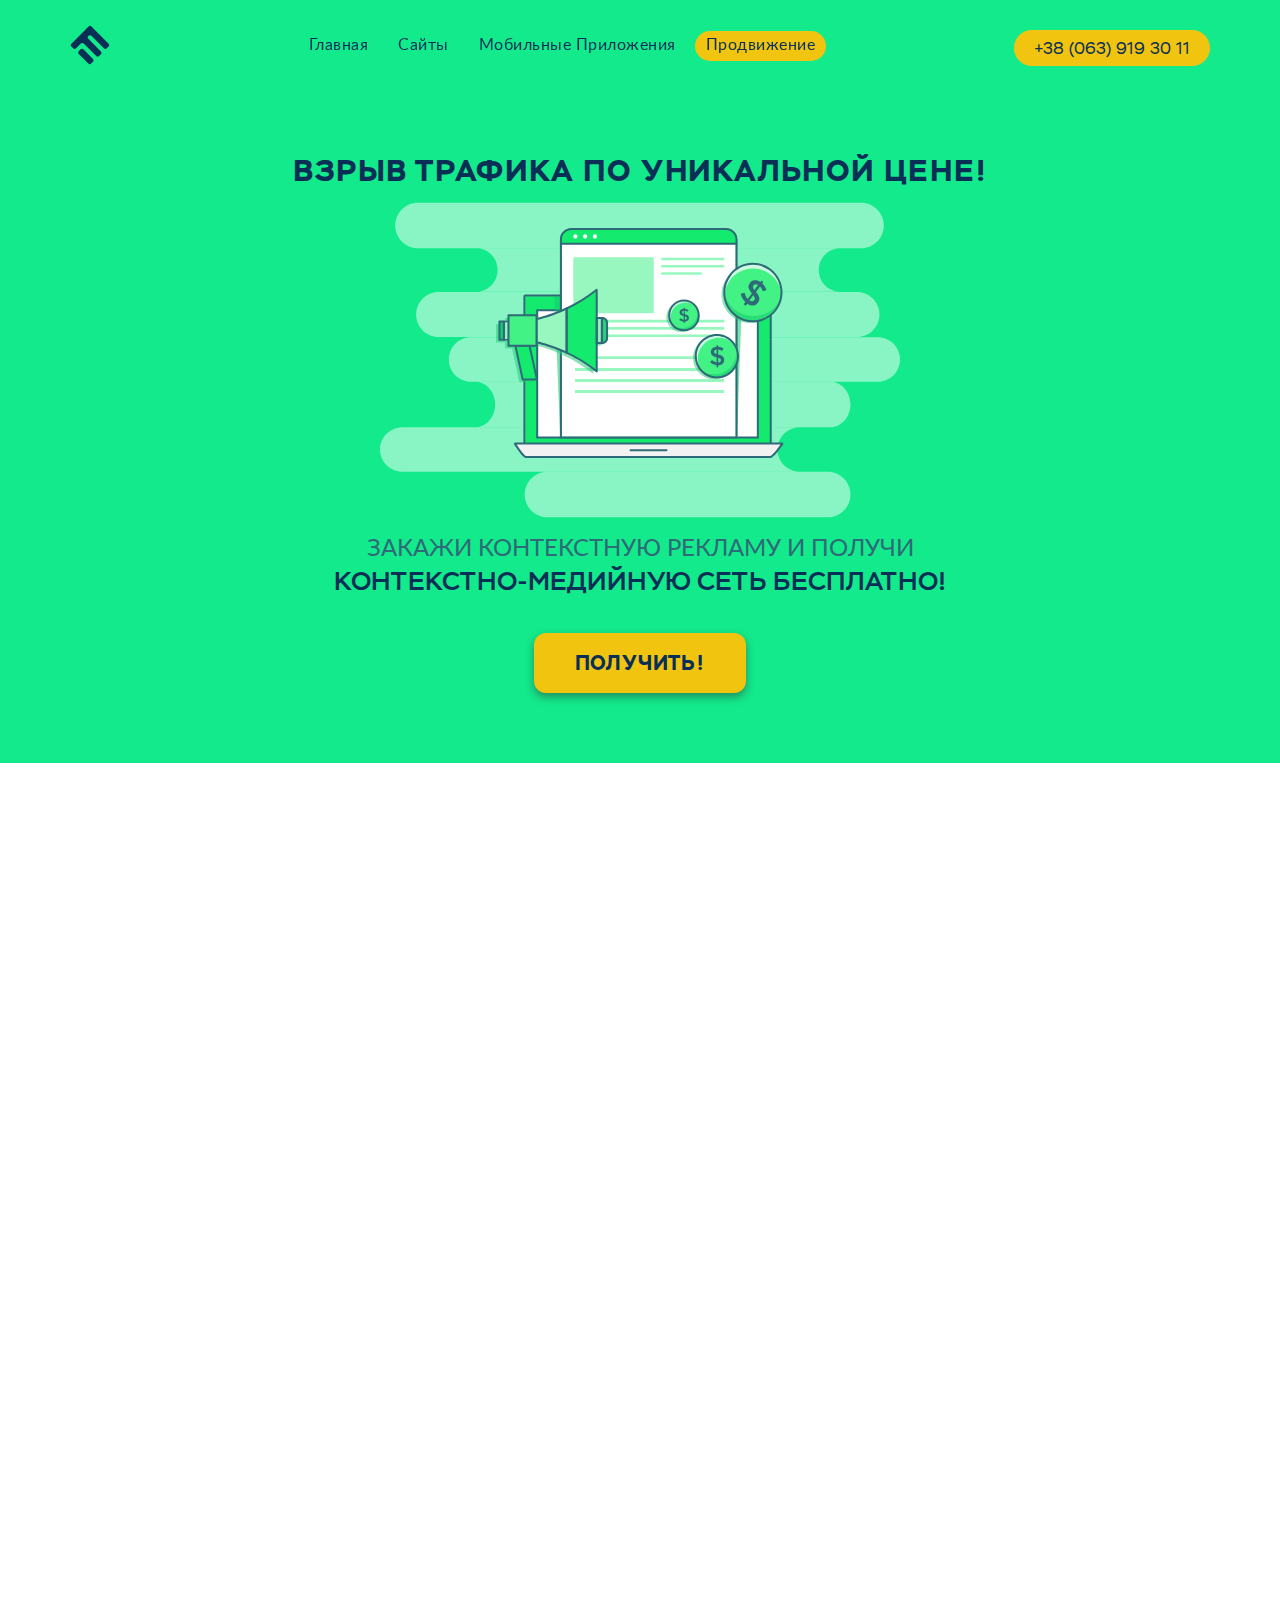
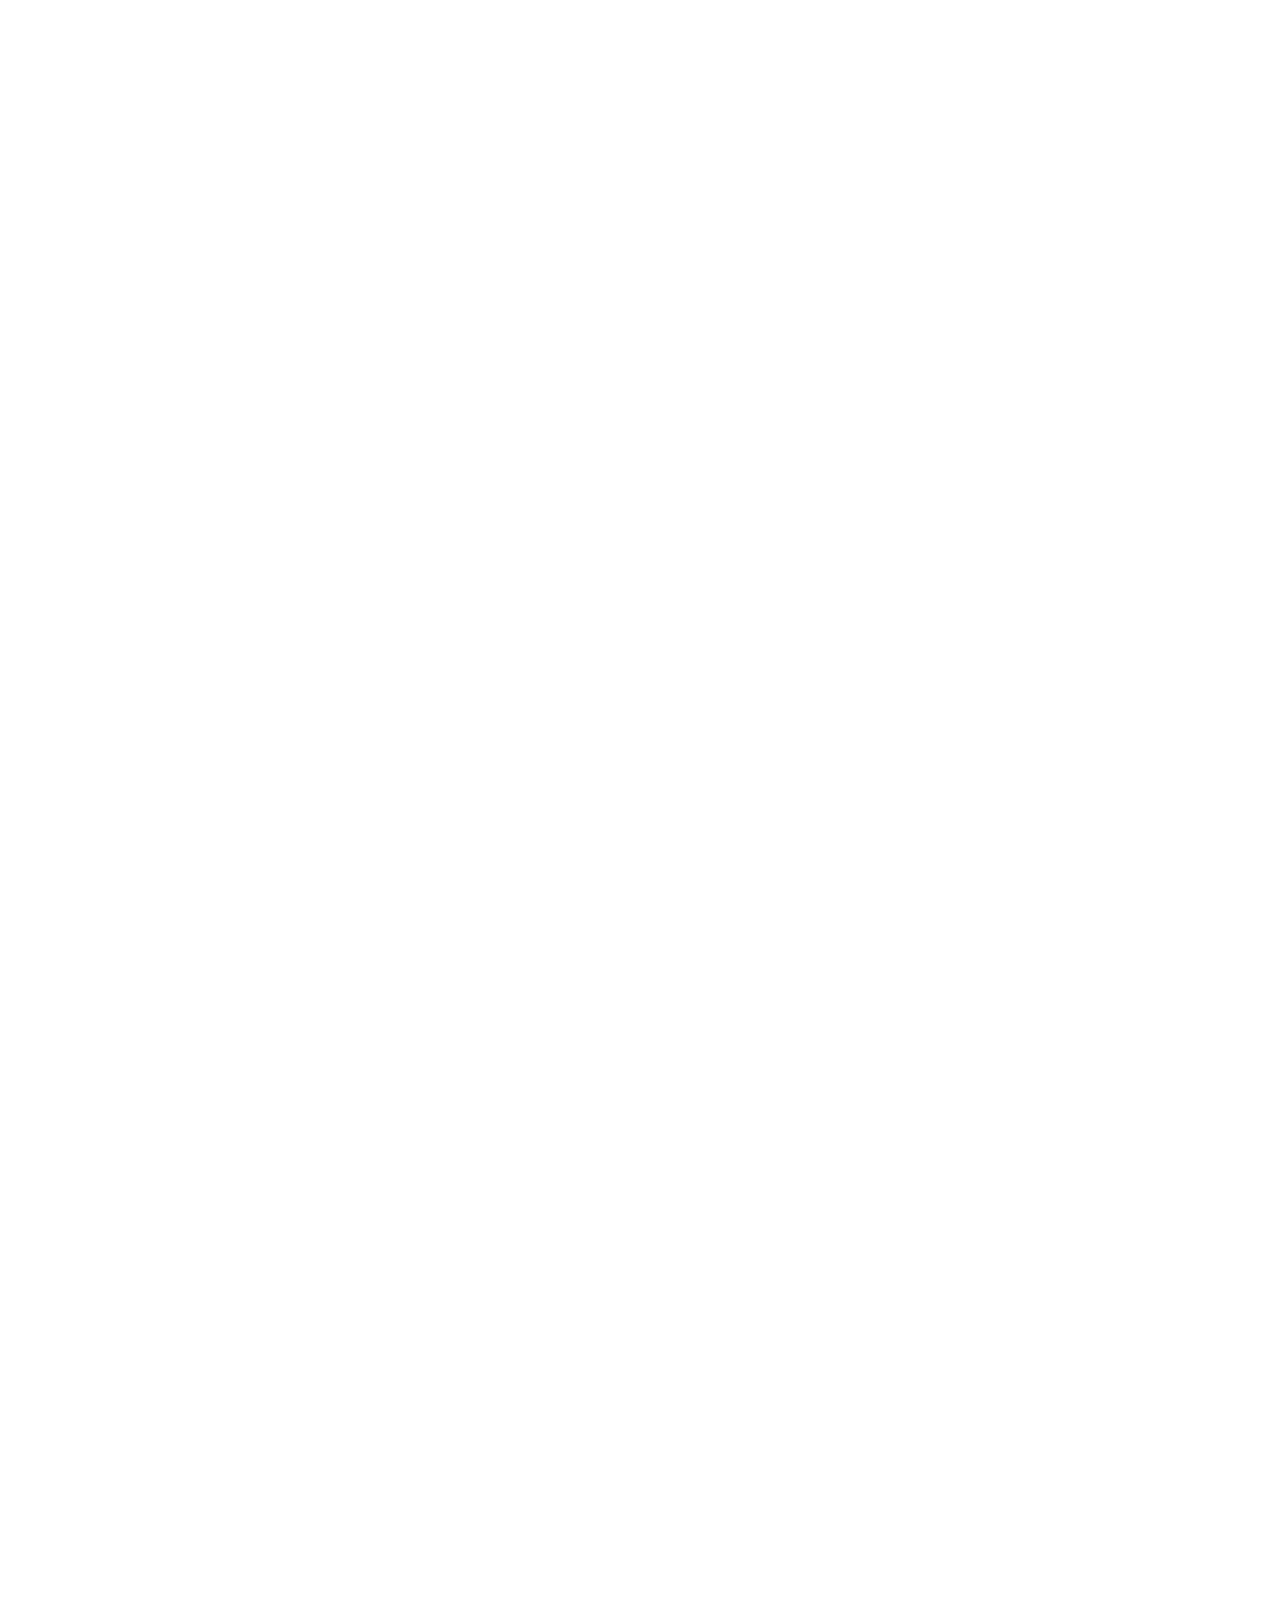
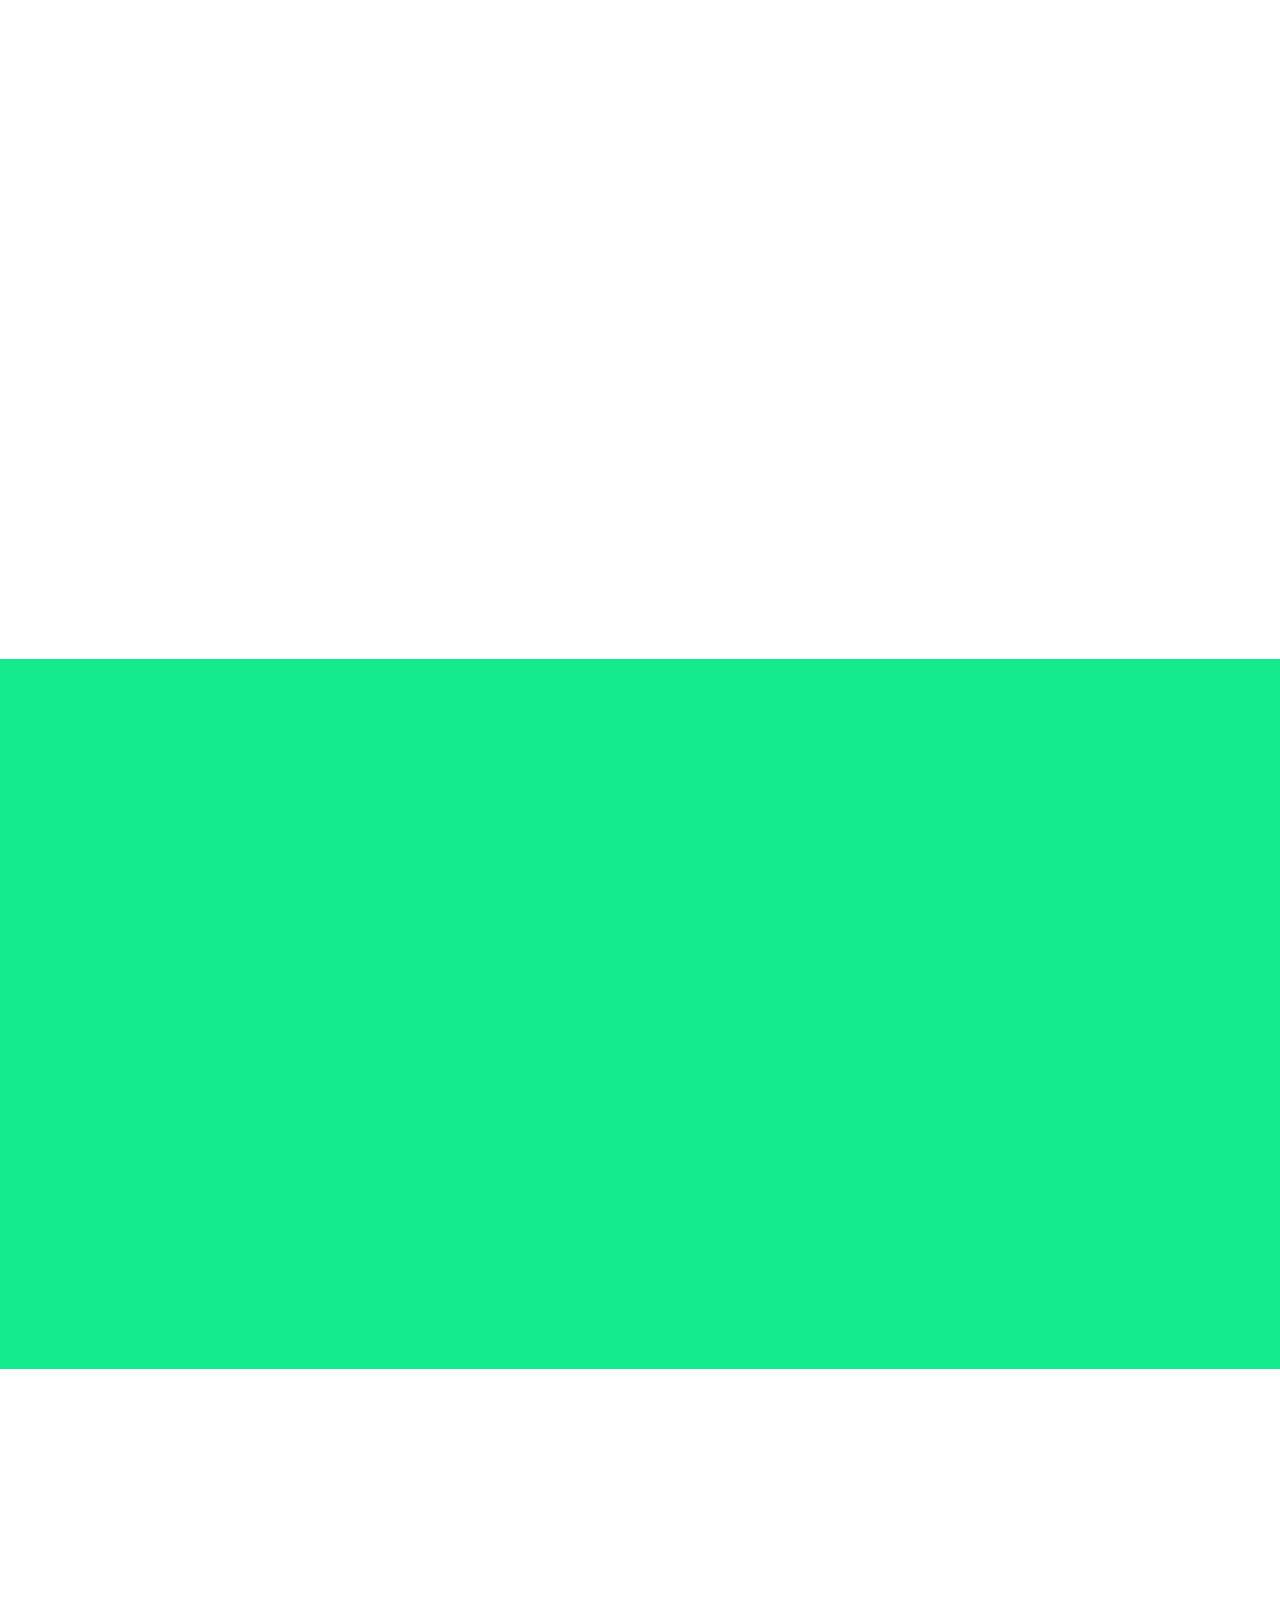
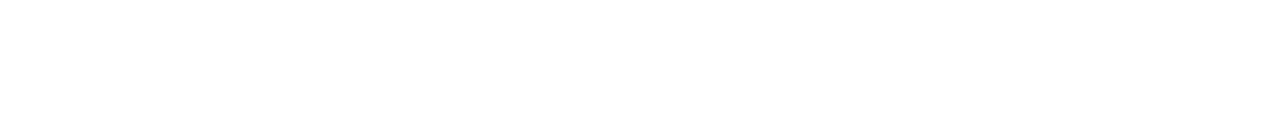
<file: advt.html>
<!DOCTYPE html>
<html lang="en">
<head>
	<title>Контекстная реклама | Money Making Factory</title>
	<meta charset="UTF-8">
	<meta property="og:image" content="./images/ogimage.png"/>
	<meta name="description" content="Разработка Мобильных Приложений для Вашего бизнеса. Money Making Factory — Фабрика по Созданию Качественных IT Продуктов для увеличения прибыли и Развития Бизнеса в Интернете"/>
	<meta name="viewport" content="width=device-width, initial-scale=1"/>
	<link rel="apple-touch-icon" sizes="57x57" href="/images/favicon/apple-icon-57x57.png">
	<link rel="apple-touch-icon" sizes="60x60" href="/images/favicon/apple-icon-60x60.png">
	<link rel="apple-touch-icon" sizes="72x72" href="/images/favicon/apple-icon-72x72.png">
	<link rel="apple-touch-icon" sizes="76x76" href="/images/favicon/apple-icon-76x76.png">
	<link rel="apple-touch-icon" sizes="114x114" href="/images/favicon/apple-icon-114x114.png">
	<link rel="apple-touch-icon" sizes="120x120" href="/images/favicon/apple-icon-120x120.png">
	<link rel="apple-touch-icon" sizes="144x144" href="/images/favicon/apple-icon-144x144.png">
	<link rel="apple-touch-icon" sizes="152x152" href="/images/favicon/apple-icon-152x152.png">
	<link rel="apple-touch-icon" sizes="180x180" href="/images/favicon/apple-icon-180x180.png">
	<link rel="icon" type="images/png" sizes="192x192"  href="/images/favicon/android-icon-192x192.png">
	<link rel="icon" type="images/png" sizes="32x32" href="/images/favicon/favicon-32x32.png">
	<link rel="icon" type="images/png" sizes="96x96" href="/images/favicon/favicon-96x96.png">
	<link rel="icon" type="images/png" sizes="16x16" href="/images/favicon/favicon-16x16.png">
	<link rel="manifest" href="/images/favicon/manifest.json">
	<meta name="msapplication-TileColor" content="#ffffff">
	<meta name="msapplication-TileImage" content="/images/favicon/ms-icon-144x144.png">
	<meta name="theme-color" content="#ffffff">
	<link rel="stylesheet" href="css/bootstrap.min.css" >
	<link rel="stylesheet" href="css/style.css" type="text/css"/>
    <link rel="stylesheet" href="css/temp.css" type="text/css"/>
	<link rel="stylesheet" href="libs/jquery.form-sender/css/intlTelInput.css"/>
	<link rel="stylesheet" href="css/bootstrap-select.css"/>
	<link rel="stylesheet" href="css/animate.min.css"/>
	<link href="../lib/chat-ui.css" rel="stylesheet" media="all" />
    <script>
      (function(i,s,o,g,r,a,m){i['GoogleAnalyticsObject']=r;i[r]=i[r]||function(){
      (i[r].q=i[r].q||[]).push(arguments)},i[r].l=1*new Date();a=s.createElement(o),
      m=s.getElementsByTagName(o)[0];a.async=1;a.src=g;m.parentNode.insertBefore(a,m)
      })(window,document,'script','https://www.google-analytics.com/analytics.js','ga');

      ga('create', 'UA-92510287-7', 'auto');
      ga('send', 'pageview');
    </script>
</head>
<body>
    <!-- Yandex.Metrika counter -->
<script type="text/javascript">
   (function (d, w, c) {
       (w[c] = w[c] || []).push(function() {
           try {
               w.yaCounter43161004 = new Ya.Metrika({
                   id:43161004,
                   clickmap:true,
                   trackLinks:true,
                   accurateTrackBounce:true,
                   webvisor:true,
                   trackHash:true
               });
           } catch(e) { }
       });
       var n = d.getElementsByTagName("script")[0],
           s = d.createElement("script"),
           f = function () { n.parentNode.insertBefore(s, n); };
       s.type = "text/javascript";
       s.async = true;
       s.src = "https://mc.yandex.ru/metrika/watch.js";
       if (w.opera == "[object Opera]") {
           d.addEventListener("DOMContentLoaded", f, false);
       } else { f(); }
   })(document, window, "yandex_metrika_callbacks");
</script>
<noscript><div><img src="https://mc.yandex.ru/watch/43161004" style="position:absolute; left:-9999px;" alt="" /></div></noscript>
<!-- /Yandex.Metrika counter -->
<header>
	<div class="header">
		<div class="container">
			<a href="/">
				<div class="header__logo">
					<span></span>
				</div>
			</a>
			<div class="header__title-mob"></div>
			<div class="header__language">
				<a href="tel:+380639193011">+38 (063) 919 30 11</a>
			</div>
			<button type="button" class="navbar-toggle" data-toggle="collapse" data-target="#myNavbar">
				<span class="icon-bar"></span>
				<span class="icon-bar"></span>
				<span class="icon-bar"></span>
	      	</button>
			<div class="header__nav" >
				<div class="collapse navbar-collapse" id="myNavbar">
					<div class="navbar-collapse-layer"></div>
					<ul class="nav navbar-nav">
						<li>
							<a href="/">Главная</a>
						</li>
						<li>
							<a href="./sites.html">Сайты</a>
						</li>
						<li>
							<a href="./mobile.html">Мобильные Приложения</a>
						</li>
					<!-- 	<li>
							<a href="./auto.html">Автоматизация</a>
						</li> -->
						<li>
							<a href="#" class="active-page">Продвижение</a>
							<ul class="hidden-menu">
								<li><a href="./insta-fb.html">Instagram/Facebook</a></li>
								<li><a href="./advt.html">Контекстная реклама</a></li>
							</ul>
						</li>
					</ul>
					<ul class="header__socials">
						<li>
							<a href="https://t.me/vladislavromanov" class="telegram"></a>
						</li>
						<li>
							<a href="https://www.facebook.com/Money-Making-Studio-184751138694485/" class="facebook"></a>
						</li>
						<li>
							<a href="https://www.facebook.com/Money-Making-Studio-184751138694485/" class="vk"></a>
						</li>
					</ul>
					<ul class="header__contacts">
						<li>
							<a href="mailto:info@mmstudio.com.ua">info@mmstudio.com.ua</a>
						</li>
						<li>	
							<a href="tel:+380639193011">+380639193011</a>
						</li>
						<li>
							<a href="tel:+380685431005">+380685431005</a>
						</li>
					</ul>
				</div>
			</div>
		</div>
	</div>
</header>
<div class="content">
	<section class="advt" id="advt">
		<div class="container">
			<h1 class="title wow fadeIn" data-wow-delay="0.3s">ВЗРЫВ ТРАФИКА ПО УНИКАЛЬНОЙ ЦЕНЕ!</h1>
			<div class="advt-blk wow fadeIn" data-wow-delay="0.5s">
				<img src="./images/advertising/advt-image.svg" alt="">
			</div>	
			<p class="second-title wow fadeIn" data-wow-delay="0.5s">ЗАКАЖИ КОНТЕКСТНУЮ РЕКЛАМУ И ПОЛУЧИ <br/><span>КОНТЕКСТНО-МЕДИЙНУЮ СЕТЬ БЕСПЛАТНО!</span></p>
			<button class="btn main-btn wow fadeInUp" data-wow-delay="0.6s" data-toggle="modal" data-target="#modal-main" id="main-btn">Получить!</button>		
		</div>
	</section>
	<section class="advt-info" id="advt-info">
		<div class="container">
			<ul class="row">
				<li class="col-md-6 col-md-push-6 wow fadeInRight" data-wow-delay="0.5s">
					<div class="advt-info-box">
						<img src="./images/advertising/advt-info-img-1.svg" alt="">
					</div>
				</li>
				<li class="col-md-6 col-md-pull-6 wow fadeInLeft" data-wow-delay="0.5s">
					<div class="advt-info-textbox">
						<p class="advt-info-title">Контекстная Реклама</p>
						<p class="advt-info-text">Контекстная реклама Google Adwords - это самый эффективный способ получения потенциальных клиентов на Ваш сайт за короткий период времени. С помощью рекламы Вы можете рассказать о своем новом бренде, товаре, услуге.</p>
					</div>
				</li>
				
			</ul>
			<ul class="row">
				<li class="col-md-6 wow fadeInLeft" data-wow-delay="0.5s">
					<div class="advt-info-box">
						<img src="./images/advertising/advt-info-img-2.svg" alt="">
					</div>
				</li>
				<li class="col-md-6 wow fadeInRight" data-wow-delay="0.5s">
					<div class="advt-info-textbox">
						<p class="advt-info-title">Что такое Google AdWords?</p>
						<p class="advt-info-text">Google Adwords — это сервис компании Google с удобным интерфейсом и разными инструментами для создания эффективной рекламы. Процесс настройки рекламы Google Adwords — это довольно кропотливая процедура, которая требует профессионализма. Для того чтобы создать свою рекламную кампанию, нужно зарегистрировать аккаунт в Adwords-системе.</p>
					</div>
				</li>
			</ul>
		</div>
	</section>
	<section class="we-unique advt-settings wow fadeIn" data-wow-delay="0.4s" id="advt-settings">
		<div class="container">
			<ul class="row">
				<li class="col-md-4">
					<h1 class="wow fadeInLeft" data-wow-delay="0.3s">Как настраивается контекстная реклама?</h1>
					<p class="advt-settings-text wow fadeInLeft" data-wow-delay="0.3s">
						После того, как зарегистрирован аккаунт Google Adwords, необходимо выбрать конкретную целевую аудиторию для показа будущей рекламы. <span>Настройки Adwords</span> очень гибкие, с помощью них можно выбрать страну, язык, демографические показатели, время показа объявлений. 
Также устанавливается необходимый дневной бюджет. После первичных этапов <span>настройки контекстной рекламы</span>, создается рекламное объявление, добавляются ключевые слова, с помощью которых в интернете можно будет найти ваше объявление.
					</p>
				</li>
				<li class="col-md-4">
					<img src="./images/advertising/advt-unique-background.png" class="wow fadeIn" data-wow-delay="0.6s" alt=""/>
				</li>
				<li class="col-md-4">
					<div class="advt-settings-form">
						<form id="order-form" data-title="Заявка на сайте" data-order-form>
						 	<div class="form-group wow fadeIn" data-wow-delay="0.25s">
								<input type="name" class="form-control" type="text" id="name" placeholder="Имя" data-title="Имя" data-is-included="true" required/>
						    </div>
						    <div class="form-group wow fadeIn" data-wow-delay="0.5s">
								<input type="tel" class="form-control" id="tel" data-title="Телефон" placeholder="Телефон" data-is-included="true" required/>
						    </div>
						    <div class="form-group wow fadeIn" data-wow-delay="0.75s">
								<input type="email" class="form-control" id="email" placeholder="Email" data-title="Email" data-is-included="true" requireds/>
						    </div>
						    <div class="form-group clearfix wow fadeIn" data-wow-delay="1s">
								<textarea name="message" placeholder="Введите ваше сообщение..." data-title="Сообщение" data-is-included="true"></textarea>
						    </div>
						    <button type="submit" class="btn green-btn wow fadeInUp" data-wow-delay="1s">Получить клиентов!</button>
						</form>
					</div>				
				</li>
			</ul>
		</div>
	</section>
	<section class="our-rates advt-settings-cost" id="advt-settings-cost">
		<div class="container">
			<h1 class="title wow fadeIn" data-wow-delay="0.6s">Стоимость настройки контекстной рекламы</h1>
			<ul class="row">
				<li class="col-md-4">
					<div class="our-rates-box wow fadeIn" data-wow-delay="0.3s">
						<p class="our-rates-box-title wow fadeIn" data-wow-delay="0.6s">"МИНИМАЛЬНЫЙ"</p>
						<ul class="our-rates-box-list wow fadeIn" data-wow-delay="0.9s">
							<li>Привлечение в аккаунт подписчиков из числа платежеспособной целевой аудитории</li>
							<li>В подарок: Оформление продающего аватара, названия и описания страницы</li>
						</ul>
						<p class="our-rates-box-price wow fadeIn" data-wow-delay="1s">Стоимость: $169</p>
						<button class="btn main-btn wow fadeInUp" data-wow-delay="0.6s" data-toggle="modal" data-target="#modal-main" id="main-btn">Заказать</button>	
					</div>
				</li>
				<li class="col-md-4">
					<div class="our-rates-box wow fadeIn" data-wow-delay="0.3s">
						<p class="our-rates-box-title wow fadeIn" data-wow-delay="0.6s">"ОПТИМАЛЬНЫЙ"</p>
						<ul class="our-rates-box-list wow fadeIn" data-wow-delay="0.9s">
							<li>Привлечение в аккаунт подписчиков из числа платежеспособной целевой аудитории</li>
							<li>Оформление продающего аватара, названия и описания страницы</li>
							<li>Разработка стилистики аккаунта и плана публикаций на месяц</li>
							<li>Съемка фото и видео для ежедневных публикаций (в отдельных случаях возможно частичное использование фотографий собственника)</li>
							<li>Ежедневное обновление профиля в самое правильное время</li>
						</ul>
						<span class="our-rates-box-top-sales wow fadeIn" data-wow-delay="1s">Выбор большинства!</span>
						<p class="our-rates-box-price wow fadeIn" data-wow-delay="1.2s">Стоимость: $269</p>
						<button class="btn main-btn wow fadeInUp" data-wow-delay="0.6s" data-toggle="modal" data-target="#modal-main" id="main-btn">Заказать</button>	
					</div>
				</li>
				<li class="col-md-4">	
					<div class="our-rates-box wow fadeIn" data-wow-delay="0.3s">
						<p class="our-rates-box-title wow fadeIn" data-wow-delay="0.6s">"МАКСИМАЛЬНЫЕ ВОЗМОЖНОСТИ"</p>
						<ul class="our-rates-box-list wow fadeIn" data-wow-delay="0.9s">
							<li>Привлечение в аккаунт подписчиков из числа платежеспособной целевой аудитории</li>
							<li>Оформление продающего аватара, названия и описания страницы</li>
							<li>Разработка стилистики аккаунта и плана публикаций на месяц</li>
							<li>+Съемка фото и видео для ежедневных публикаций (в отдельных случаях возможно частичное использование фотографий собственника)</li>
							<li>Ежедневное обновление профиля в самое правильное время</li>
							<li>Детальная эффективная настройка официальной рекламы в инстаграм*</li>
							<li>Закупка рекламы у сторонних аккаунтов*</li>
							<li>Работа с лидерами мнений*</li>
							<li>Разработка дополнительных нестандартных механик продвижения*</li>
						</ul>
						<p class="our-rates-box-price wow fadeIn" data-wow-delay="1s">Стоимость: $449</p>
						<button class="btn main-btn wow fadeInUp" data-wow-delay="0.6s" data-toggle="modal" data-target="#modal-main" id="main-btn">Заказать</button>	
					</div>
				</li>
			</ul>
		</div>
	</section>
	<section class="questions" id="auestions">
		<div class="container">
			<ul class="row">
				<li class="col-md-12">
				<h1 class="title wow fadeIn" data-wow-delay="0.6s">Закажите продвижение прямо сейчас и удвойте вашу прибыль !</h1>
					<div class="questions-left">
						<form id="order-form" data-title="Заявка на сайте" data-order-form>
						 	<div class="form-group wow fadeIn" data-wow-delay="0.6s">
								<label for="name">ИМЯ / НАЗВАНИЕ КОМПАНИИ</label>
								<input type="name" class="form-control" type="text" id="name" name="name" data-title="Имя" data-is-included="true" required/>
						    </div>
						    <div class="form-group wow fadeIn" data-wow-delay="0.75s">
								<label for="tel">Телефон</label>
								<input type="tel" class="form-control" id="tel" name="tel" data-title="Телефон" data-is-included="true" required/>
						    </div>
						    <div class="form-group wow fadeIn" data-wow-delay="0.9s">
								<label for="email">Email</label>
								<input type="email" class="form-control" id="email" name="email" data-title="Email" data-is-included="true" requireds/>
						    </div>
						    <div class="form-group clearfix wow fadeIn" data-wow-delay="1s">
						    	<label for="message">Что интересует?</label>
								<textarea name="message" data-title="Сообщение" data-is-included="true"></textarea>
						    </div>
						    <button type="submit" class="btn main-btn wow fadeInUp" data-wow-delay="1s">Удвоить!</button>
						</form>
					</div>	
				</li>
			</ul>
		</div>
	</section>
</div>
<footer>
	<div class="footer">
		<div class="container">
			<div class="footer-center">
				<h6 class="wow fadeIn" data-wow-delay="0.3s">Money Making — набор ключевых действий, способных принести компании деньги.</h6>
				<p class="wow fadeIn" data-wow-delay="0.4s">Перед собой мы ставим задачи комплексно изучить бизнес клиента и найти те точки приложения усилий, что приведут к максимальному масштабированию и взрывному росту.</p>
				<button class="btn green-btn wow fadeInUp" data-wow-delay="0.5s" data-toggle="modal" data-target="#modal-main" id="main-btn">Связаться с нами</button>
			</div>
			<div class="footer-left wow fadeInLeft" data-wow-delay="0.25s">
				<div class="footer-left__contacts">
					<div class="footer-left__contacts-img"></div>	
					<div class="footer-left__contacts-txt">
						<h5>Контакты:</h5>
						<ul>
							<li><a href="tel:+380639193011">+380639193011</a></li>
							<li><a href="tel:+380685431005">+380685431005</a></li>
							<li><a href="mailto:info@mmstudio.com.ua">info@mmstudio.com.ua</a></li>
						</ul>
					</div>	
				</div>
				<div class="footer-left__address">
					<h5>Адрес:</h5>
					<!-- <p>Харьков пл. Защитников Украины, 7/8 <br/> Киев, ул.Рыбальская, 22</p> -->
					<p>Харьков пл. Защитников Украины, 7/8</p>
				</div>
			</div>
			<div class="footer-right">
				<a href="http://mmstudio.com.ua" class="footer-right__copyright wow fadeInRight" data-wow-delay="0.3s">
					<span class="footer-logo"></span>
					<p>Money Making<br>Factory<br><span>2017</span></p>
				</a>	
				<ul class="footer-right__socials">
					<li class="wow fadeInUp" data-wow-delay="0.3s"><a href="https://t.me/vladislavromanov" class="telegram"></a></li>
					<li class="wow fadeInUp" data-wow-delay="0.6s"><a href="https://www.facebook.com/Money-Making-Studio-184751138694485/" class="facebook"></a></li>
					<li class="wow fadeInUp" data-wow-delay="0.9s"><a href="https://vk.com/moneymakingstudio" class="vk"></a></li>
				</ul>
			</div>
		</div>
	</div>	
</footer>
<!-- =====================BUTTON-TO-TOP======================== -->
<a id="back-to-top" href="#" class="btn btn-primary back-to-top" role="button" title="Click to return on the top page" data-toggle="tooltip" data-placement="left"><span class="glyphicon glyphicon-chevron-up"></span></a>
<!-- ===============MODAL-ONLY==================== -->
<!--============ MODAL-MAIN ============-->
<div id="modal-main" class="modal fade" role="dialog">
	<div class="modal-dialog">
	    <div class="modal-content">
	    	<div class="modal-header">
	    		<button type="button" class="close" data-dismiss="modal">
	    			<span class="close-bar"></span>
	    			<span class="close-bar"></span>
	    		</button>
	        	<h4 class="modal-title">Оставьте заявку прямо сейчас</h4>
	      	</div>
	        <div class="modal-body">
				<form id="order-form" data-title="Заявка на сайте" data-order-form>
					<div class="input-wrapper">
						<input class="form-control input-contacts" type="text" name="name" placeholder="Имя" data-title="Имя" data-is-included="true" required/>
					</div>
					<div class="input-wrapper">
						<input class="form-control input-contacts" type="tel" name="phone" placeholder="+380" data-title="Телефон" data-is-included="true" required/>
					</div>
					<div class="input-wrapper">
						<input class="form-control input-contacts" type="email" name="email" placeholder="Email" data-title="Email" data-is-included="true" required/>
					</div>
					<select class="selectpicker custom-picker" id="select" name="site" data-is-included="true" data-title="Сайт">
						<option value="1" selected>Landing Page</option>
						<option value="2">Интернет-магазин</option>
						<option value="3">Корпоративный сайт</option>
						<option value="4">Instagram/Facebook</option>
						<option value="5">Контекстная реклама</option>						
					</select>
					<div class="radio-wrapper" id="radio-wrapper-1">
						<span>Бюджет:</span>
						<input type="radio" class="radio" id="radio-money-1" value="От $1000" name="radio" data-title="Бюджет" checked="checked"/>
						<label for="radio-money-1">От $1000</label>
						<input type="radio" class="radio" id="radio-money-2" value="До $5000" name="radio" data-title="Бюджет"/>
						<label for="radio-money-2">До $5000</label>
						<input type="radio" class="radio" id="radio-money-3" value="От $10000" name="radio" data-title="Бюджет"/>
						<label for="radio-money-3">От $10000</label>
				    </div>
					<div class="radio-wrapper" id="radio-wrapper-2" style="display:none">
						<span>Бюджет:</span>
						<input type="radio" class="radio" id="radio-money-4" value="От $1000" name="radio" data-title="Бюджет"/>
						<label for="radio-money-4">От $1000</label>
						<input type="radio" class="radio" id="radio-money-5" value="До $5000" name="radio" data-title="Бюджет"/>
						<label for="radio-money-5">До $5000</label>
						<input type="radio" class="radio" id="radio-money-6" value="От $10000" name="radio" data-title="Бюджет"/>
						<label for="radio-money-6">От $10000</label>
				    </div>
					<div class="radio-wrapper" id="radio-wrapper-3" style="display:none">
						<span>Бюджет:</span>
						<input type="radio" class="radio" id="radio-money-7" value="От $1000" name="radio" data-title="Бюджет"/>
						<label for="radio-money-7">От $1000</label>
						<input type="radio" class="radio" id="radio-money-8" value="До $5000" name="radio" data-title="Бюджет"/>
						<label for="radio-money-8">До $5000</label>
						<input type="radio" class="radio" id="radio-money-9" value="От $10000" name="radio" data-title="Бюджет"/>
						<label for="radio-money-9">От $10000</label>
				    </div>
				    <div class="radio-wrapper" id="radio-wrapper-4" style="display:none">
						<span>Бюджет:</span>
						<input type="radio" class="radio" id="radio-money-10" value="$169" name="radio" data-title="Бюджет"/>
						<label for="radio-money-10">$169</label>
						<input type="radio" class="radio" id="radio-money-11" value="$269" name="radio" data-title="Бюджет"/>
						<label for="radio-money-11">$269</label>
						<input type="radio" class="radio" id="radio-money-12" value="$449" name="radio" data-title="Бюджет"/>
						<label for="radio-money-12">$449</label>
				    </div>
				    <div class="radio-wrapper" id="radio-wrapper-5" style="display:none">
						<span>Бюджет:</span>
						<input type="radio" class="radio" id="radio-money-13" value="$169" name="radio" data-title="Бюджет"/>
						<label for="radio-money-13">$169</label>
						<input type="radio" class="radio" id="radio-money-14" value="$269" name="radio" data-title="Бюджет"/>
						<label for="radio-money-14">$269</label>
						<input type="radio" class="radio" id="radio-money-15" value="$449" name="radio" data-title="Бюджет"/>
						<label for="radio-money-15">$449</label>
				    </div>
				    <div class="checkbox-wrapper">
				    	<textarea name="message" placeholder="Введите ваше сообщение..." id="checkbox-textarea" data-title="Сообщение" data-is-included="true"></textarea>
				    	<div class="checkbox-wrapper-inner">
							<p id="checkbox-txt">Оставьте комментарий?</p>
							<input type="checkbox" class="checkbox" id="checkbox"/>
							<label for="checkbox"></label>
						</div>
					</div>
					<button type="submit" class="btn green-btn">Увеличить прибыль</button>
				</form>
	      	</div>
			<div class="modal-footer">
				<p>Получите 100$ грн при заказе настройки контекстной рекламы</p>
			</div>
	    </div>
	</div>
</div>
<!-- ========================POPUP-THANKS-ORDER======================= -->
<div id="order-thanks-popup" class="modal fade" role="dialog">
	<div class="modal-dialog comment-modal">
	    <div class="modal-content">
			<div class="modal-header">
				<h4>Заявка отправлена!</h4>
			</div>
			<div class="modal-body">
				Заявка успешно отправлена. Наш менеджер свяжется с Вами для завершения заказа.
			</div>
	    </div>
	</div>
</div>
<script src="js/jquery1.12.4.jquery.min.js"></script>
<script src="js/bootstrap.min.js"></script>
<script src="js/main.js"></script>
<script src="js/slick.min.js"></script>
<script src="libs/jquery.form-sender/jquery.form-sender.js"></script>
<script src="libs/jquery.form-sender/intlTelInput.js"></script>
<script src="js/bootstrap-select.js"></script>
<script src="js/wow.min.js"></script>
<script type="text/javascript">
	wow = new WOW(
      {
      boxClass:     'wow',      // default
      animateClass: 'animated', // default
      offset:       0,          // default
      mobile:       true,       // default
      live:         true        // default
    }
    )
    wow.init();
</script>
<script type="text/javascript">
	$("input[name=phone]").intlTelInput({
	   initialCountry: "ua",
	   nationalMode: false,
	   formatOnDisplay: true,
	   utilsScript: "libs/jquery.form-sender/utils.js",
	   preferredCountries: ['ua', 'ru', 'by'],
	});
	var _emailStyle = {
		header: {
			background_color: "f3f3f3",
			color: "3579eb"
		},
		body: {
			background_color: "f3f3f3",
			color: "000000"
		},
		footer: {
			background_color: "f3f3f3",
			color: "3579eb"
		}
	};
	FormSender.initSettings({
		dir: "libs/jquery.form-sender/",
		clearFields: false
	});
	var loading = function() {
		$("#order-thanks-popup .modal-header h4").html("Обработка");
		$("#order-thanks-popup .modal-body").html("<object data=\"/images/loader.svg\" class=\"loader\" type=\"image/svg+xml\" id=\"svg1\"></object>");
		$('#order-thanks-popup').modal("show");
	}
	FormSender.registerForm({
		id: "order-form",
		emailStyle: _emailStyle,
		onSuccess: function(json) {
			$('#modal-main').modal("hide");
			$("#order-thanks-popup .modal-header h4").html("Заявка отправлена");
			$("#order-thanks-popup .modal-body").html("Заявка успешно отправлена. Наш менеджер свяжется с Вами для завершения заказа.");
		},
		onError: function(json) {
			$("#order-thanks-popup .modal-header h4").html("Ошибка");
			$("#order-thanks-popup .modal-body").html("Произошла ошибка при отправке заявки. Пожалуйста, попробуйте отправить заявку еще раз.");
		},
		onWait: function() {
			loading();
		}
	});
	$('input[name=phone]').keyup(function() {
		if ($(this).intlTelInput("isValidNumber")) {
			$(this).removeClass("input-invalid");
			$(this).addClass("input-valid");
		} else {
			$(this).removeClass("input-valid");
			$(this).addClass("input-invalid");
		}
	});
</script>
<!-- <script src="lib/chat-ui.js"></script>
<script>
    $(document).ready(function() {

        var chat = ChatUI().render('#chat', 'dialog');

        chat.trigger('open-chat');

        chat.trigger('add-phrase', 'Привет, я чат-бот проектный менеджмент. Могу ответить на все вопросы!');


        var cs;

        var timeoutId = null;
        var chatMessage = function(msg) {
            if (msg === 'close') {
                chat.trigger('close-chat');
            } else if (msg === 'clear') {
                chat.trigger('clear-dialog');
            } else if (!timeoutId) {

                var waitTime = Math.floor(Math.random() * 2000) + 600;

                setTimeout(function() {
                    chat.trigger('is-typing');
                }, 500);

                $.ajax({
                    type: "POST",
                    dataType: "json",
                    url: "chat.php",
                    data: {"cs": cs, "input": msg},
                    success: function(data) {
                        cs = data.cs;
                        chat.trigger('add-phrase', data.clever_output);
                    }
                });
            }
        };

        chat.on('user-send-message', chatMessage);

        var $input = $('.input-table__input-field');

        $('.input-table').on('submit', function(event) {
            event.preventDefault();
            chat.trigger('add-phrase', {
                side: 'user',
                message: $input.val()
            });
            $input.val('');
        });
    });
</script> -->
</body>
</html>
</file>
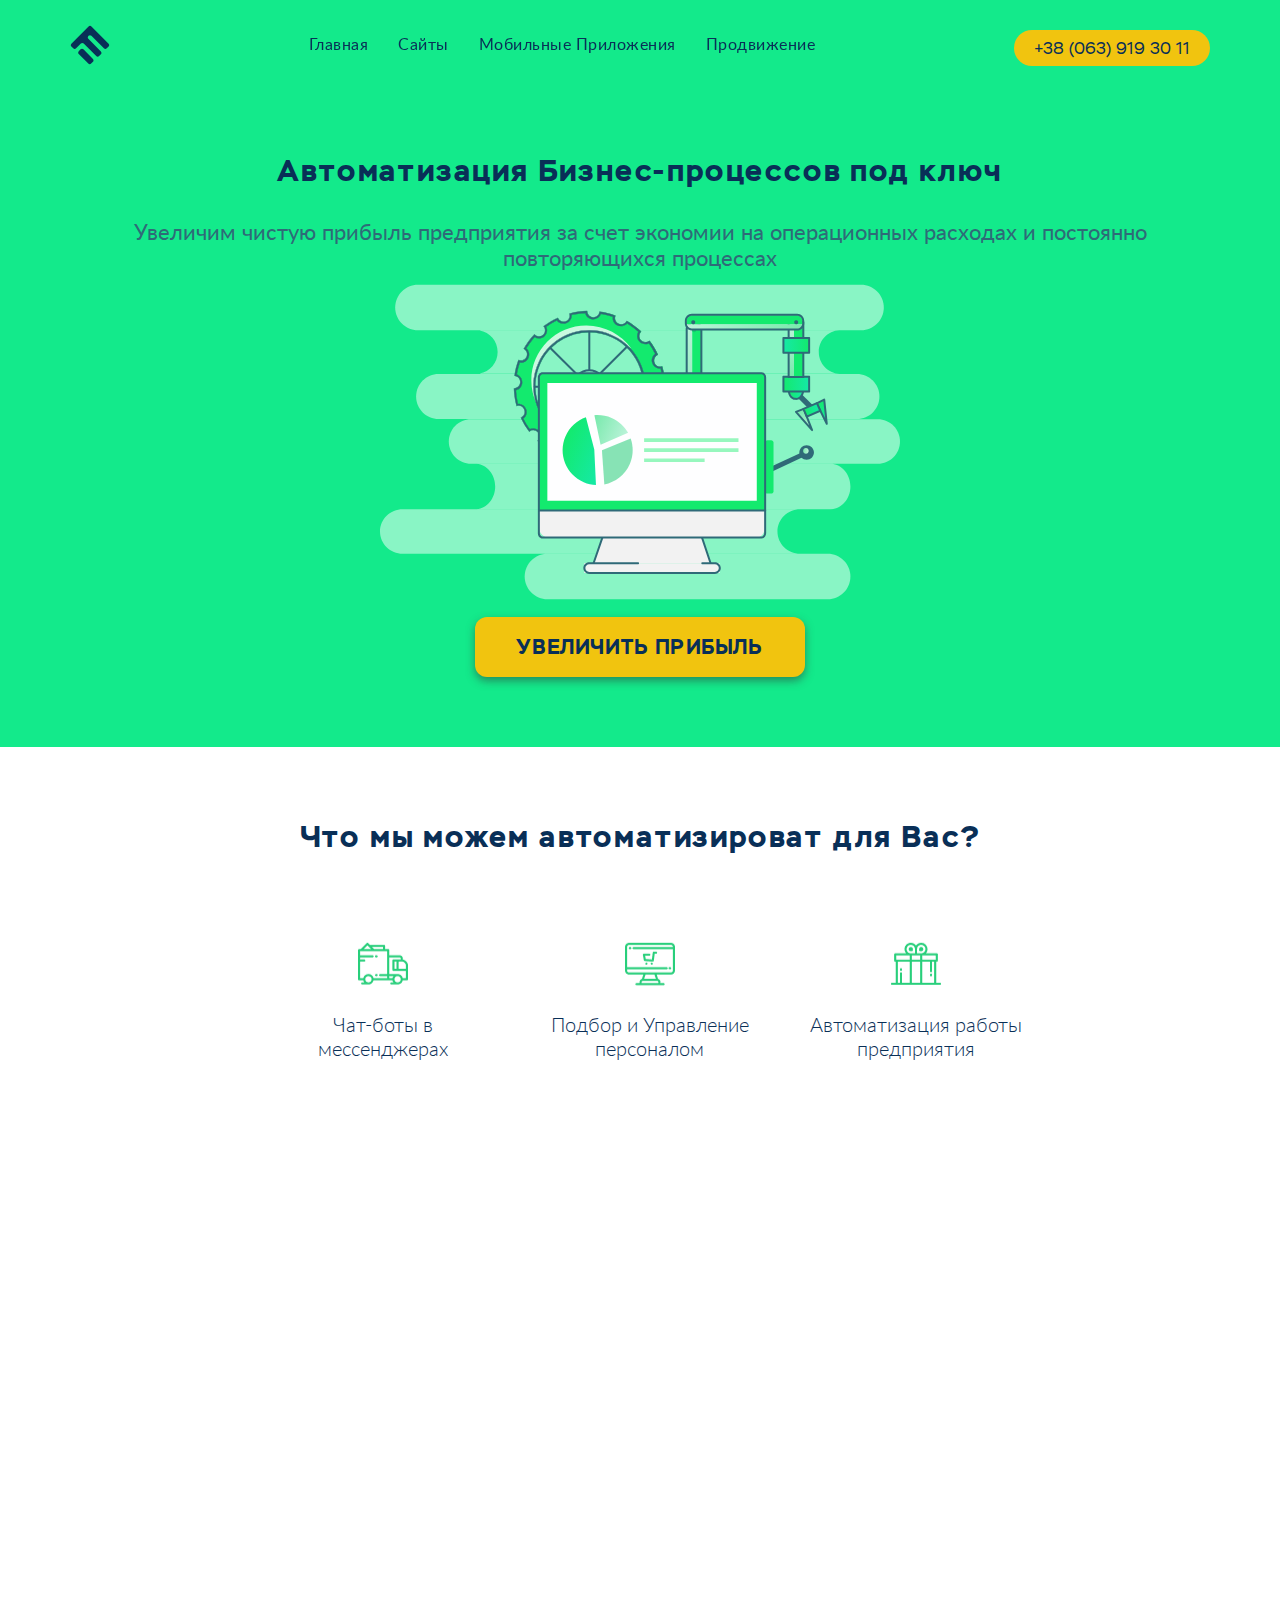
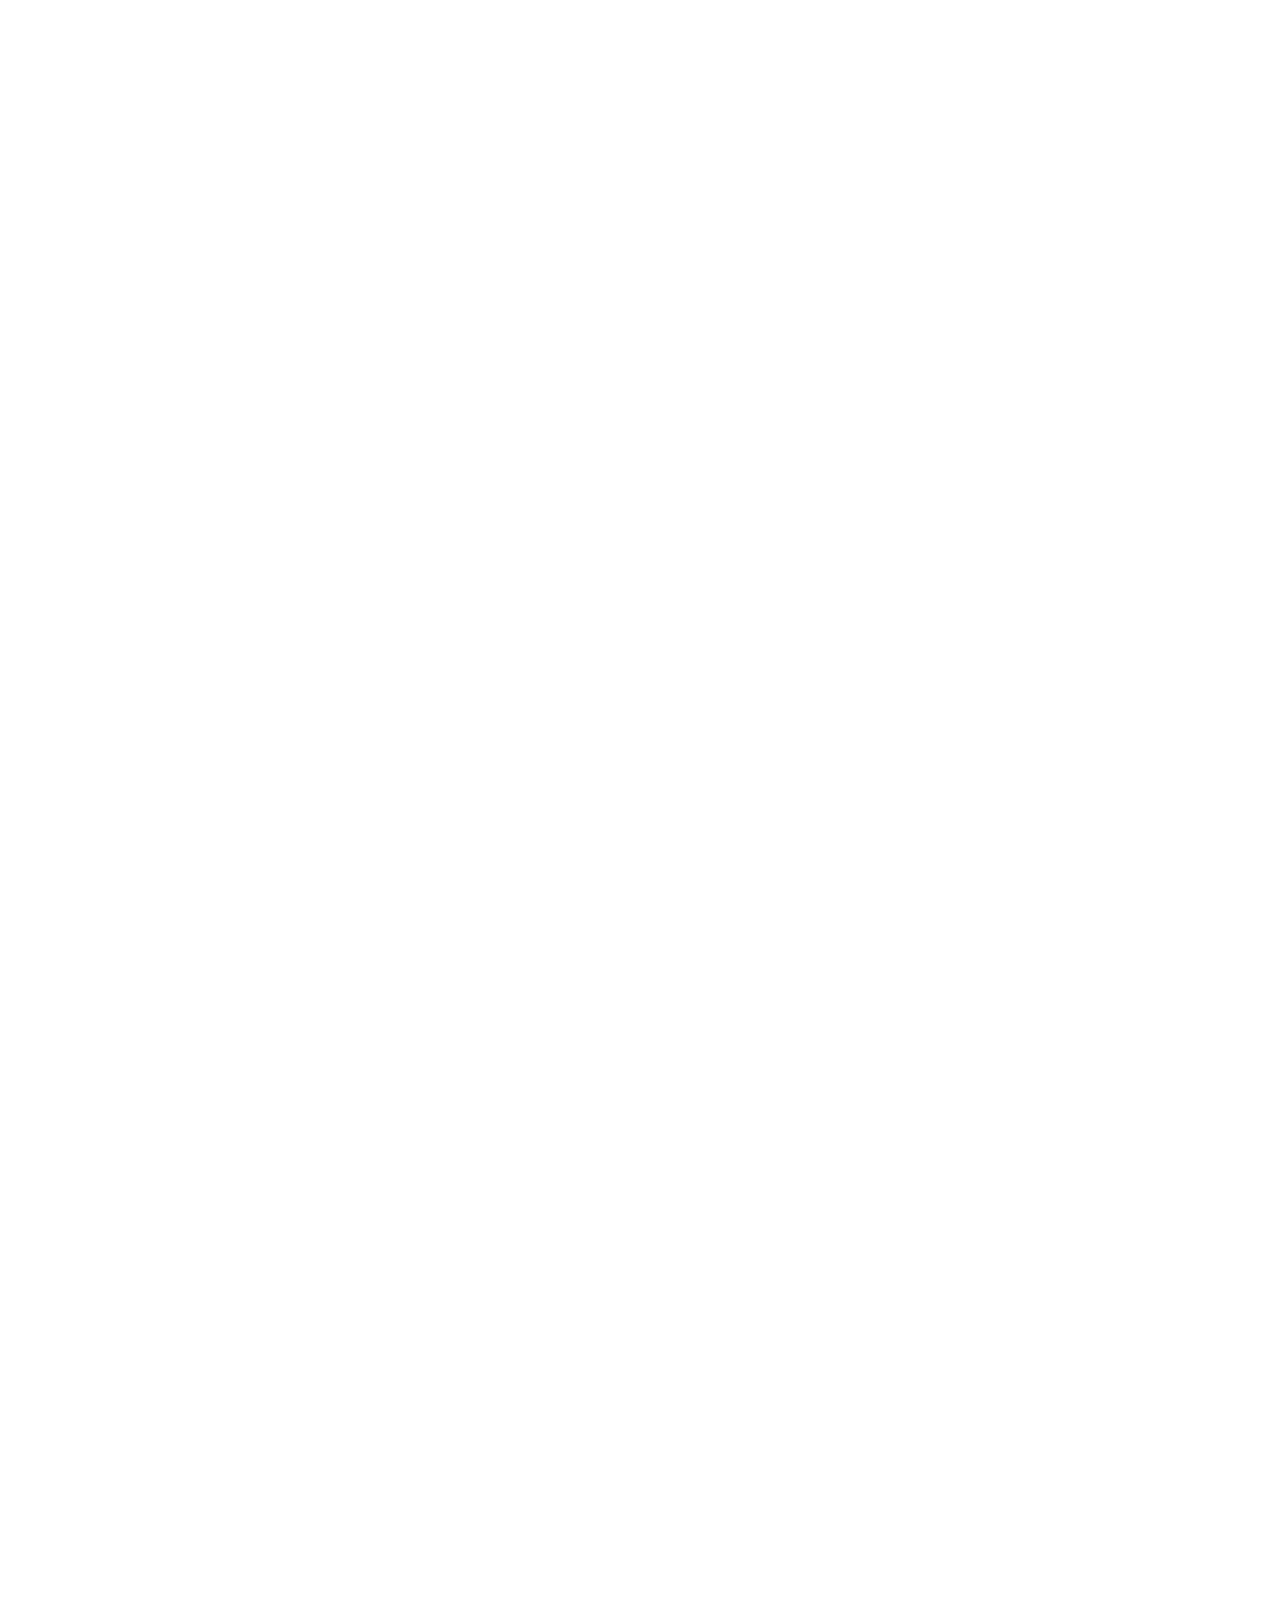
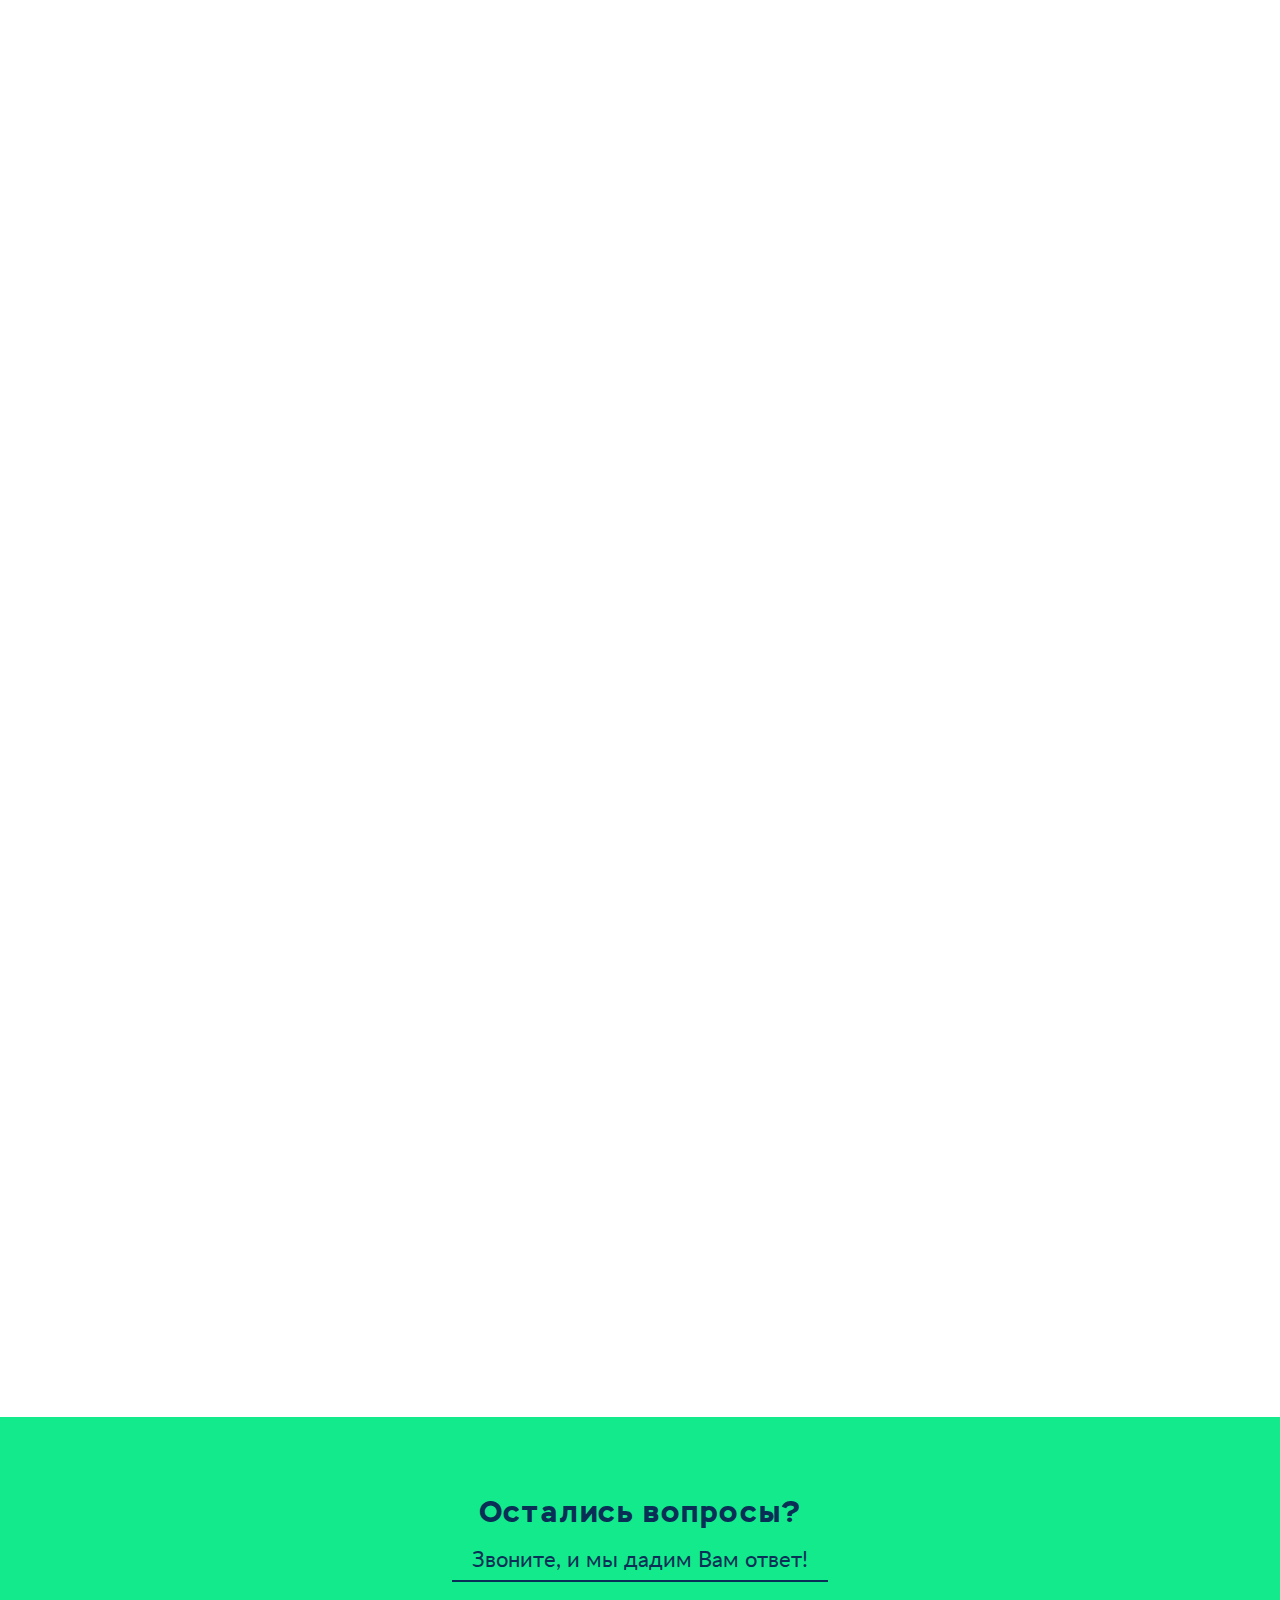
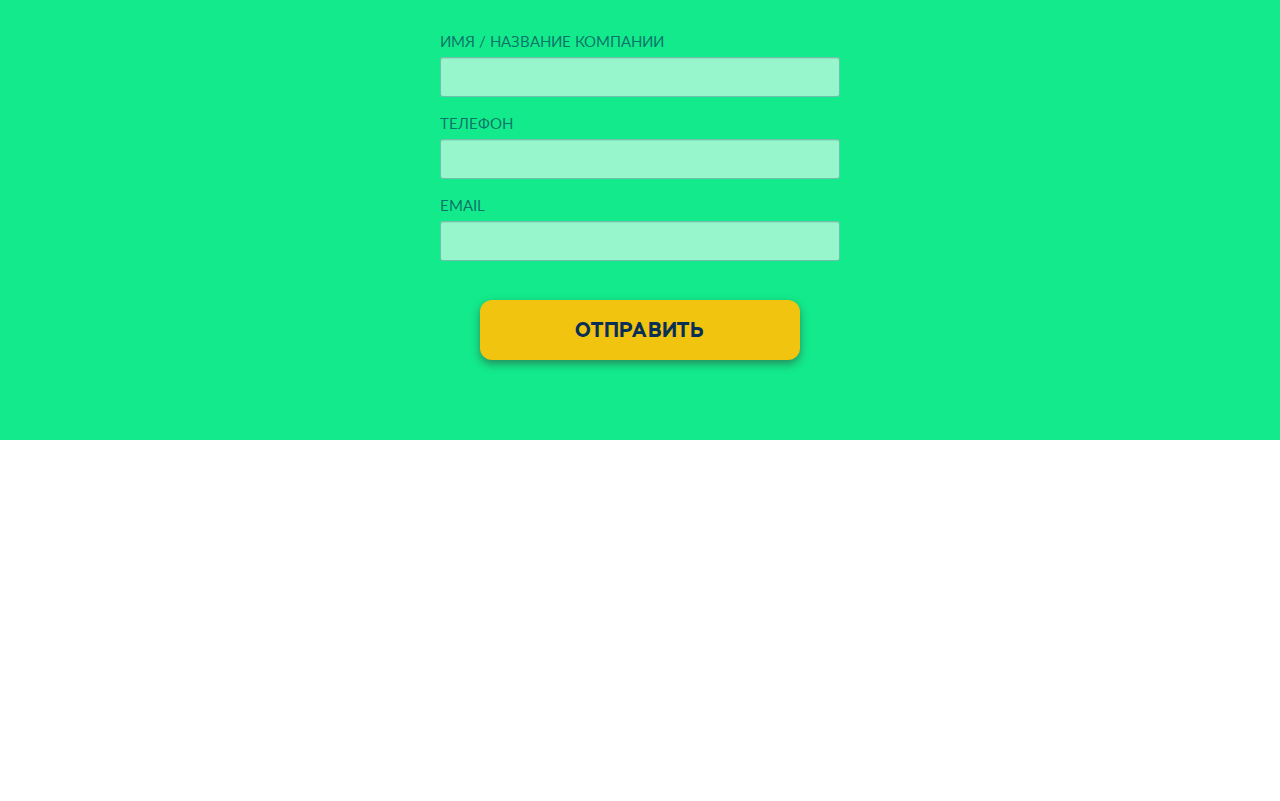
<file: auto.html>
<!DOCTYPE html>
<html lang="en">
<head>
	<title>Автоматизация Бизнес-процессов | Money Making Factory</title>
	<meta charset="UTF-8">
	<meta property="og:image" content="./images/ogimage.png"/>
	<meta name="description" content="Разработка Мобильных Приложений для Вашего бизнеса. Money Making Factory — Фабрика по Созданию Качественных IT Продуктов для увеличения прибыли и Развития Бизнеса в Интернете"/>
	<meta name="viewport" content="width=device-width, initial-scale=1"/>
	<link rel="apple-touch-icon" sizes="57x57" href="/images/favicon/apple-icon-57x57.png">
	<link rel="apple-touch-icon" sizes="60x60" href="/images/favicon/apple-icon-60x60.png">
	<link rel="apple-touch-icon" sizes="72x72" href="/images/favicon/apple-icon-72x72.png">
	<link rel="apple-touch-icon" sizes="76x76" href="/images/favicon/apple-icon-76x76.png">
	<link rel="apple-touch-icon" sizes="114x114" href="/images/favicon/apple-icon-114x114.png">
	<link rel="apple-touch-icon" sizes="120x120" href="/images/favicon/apple-icon-120x120.png">
	<link rel="apple-touch-icon" sizes="144x144" href="/images/favicon/apple-icon-144x144.png">
	<link rel="apple-touch-icon" sizes="152x152" href="/images/favicon/apple-icon-152x152.png">
	<link rel="apple-touch-icon" sizes="180x180" href="/images/favicon/apple-icon-180x180.png">
	<link rel="icon" type="images/png" sizes="192x192"  href="/images/favicon/android-icon-192x192.png">
	<link rel="icon" type="images/png" sizes="32x32" href="/images/favicon/favicon-32x32.png">
	<link rel="icon" type="images/png" sizes="96x96" href="/images/favicon/favicon-96x96.png">
	<link rel="icon" type="images/png" sizes="16x16" href="/images/favicon/favicon-16x16.png">
	<link rel="manifest" href="/images/favicon/manifest.json">
	<meta name="msapplication-TileColor" content="#ffffff">
	<meta name="msapplication-TileImage" content="/images/favicon/ms-icon-144x144.png">
	<meta name="theme-color" content="#ffffff">
	<link rel="stylesheet" href="css/bootstrap.min.css" >
	<link rel="stylesheet" href="css/style.css" type="text/css"/>
    <link rel="stylesheet" href="css/temp.css" type="text/css"/>
	<link rel="stylesheet" href="libs/jquery.form-sender/css/intlTelInput.css"/>
	<link rel="stylesheet" href="css/bootstrap-select.css"/>
	<link rel="stylesheet" href="css/animate.min.css"/>
	<link href="../lib/chat-ui.css" rel="stylesheet" media="all" />
    <script>
      (function(i,s,o,g,r,a,m){i['GoogleAnalyticsObject']=r;i[r]=i[r]||function(){
      (i[r].q=i[r].q||[]).push(arguments)},i[r].l=1*new Date();a=s.createElement(o),
      m=s.getElementsByTagName(o)[0];a.async=1;a.src=g;m.parentNode.insertBefore(a,m)
      })(window,document,'script','https://www.google-analytics.com/analytics.js','ga');

      ga('create', 'UA-92510287-7', 'auto');
      ga('send', 'pageview');
    </script>
</head>
<body>
    <!-- Yandex.Metrika counter -->
<script type="text/javascript">
   (function (d, w, c) {
       (w[c] = w[c] || []).push(function() {
           try {
               w.yaCounter43161004 = new Ya.Metrika({
                   id:43161004,
                   clickmap:true,
                   trackLinks:true,
                   accurateTrackBounce:true,
                   webvisor:true,
                   trackHash:true
               });
           } catch(e) { }
       });
       var n = d.getElementsByTagName("script")[0],
           s = d.createElement("script"),
           f = function () { n.parentNode.insertBefore(s, n); };
       s.type = "text/javascript";
       s.async = true;
       s.src = "https://mc.yandex.ru/metrika/watch.js";
       if (w.opera == "[object Opera]") {
           d.addEventListener("DOMContentLoaded", f, false);
       } else { f(); }
   })(document, window, "yandex_metrika_callbacks");
</script>
<noscript><div><img src="https://mc.yandex.ru/watch/43161004" style="position:absolute; left:-9999px;" alt="" /></div></noscript>
<!-- /Yandex.Metrika counter -->
<header>
	<div class="header">
		<div class="container">
			<a href="/">
				<div class="header__logo">
					<span></span>
				</div>
			</a>
			<div class="header__title-mob"></div>
			<div class="header__language">
				<a href="tel:+380639193011">+38 (063) 919 30 11</a>
			</div>
			<button type="button" class="navbar-toggle" data-toggle="collapse" data-target="#myNavbar">
				<span class="icon-bar"></span>
				<span class="icon-bar"></span>
				<span class="icon-bar"></span>
	      	</button>
			<div class="header__nav" >
				<div class="collapse navbar-collapse" id="myNavbar">
					<div class="navbar-collapse-layer"></div>
					<ul class="nav navbar-nav">
						<li>
							<a href="/">Главная</a>
						</li>
						<li>
							<a href="./sites.html">Сайты</a>
						</li>
						<li>
							<a href="./mobile.html">Мобильные Приложения</a>
						</li>
					<!-- 	<li>
							<a href="./auto.html" class="active-page">Автоматизация</a>
						</li> -->
						<li>
							<a href="#">Продвижение</a>
							<ul class="hidden-menu">
								<li><a href="./insta-fb.html">Instagram/Facebook</a></li>
								<li><a href="./advt.html">Контекстная реклама</a></li>
							</ul>
						</li>
					</ul>
					<ul class="header__socials">
						<li>
							<a href="https://t.me/vladislavromanov" class="telegram"></a>
						</li>
						<li>
							<a href="https://www.facebook.com/Money-Making-Studio-184751138694485/" class="facebook"></a>
						</li>
						<li>
							<a href="https://www.facebook.com/Money-Making-Studio-184751138694485/" class="vk"></a>
						</li>
					</ul>
					<ul class="header__contacts">
						<li>
							<a href="mailto:info@mmstudio.com.ua">info@mmstudio.com.ua</a>
						</li>
						<li>	
							<a href="tel:+380639193011">+380639193011</a>
						</li>
						<li>
							<a href="tel:+380685431005">+380685431005</a>
						</li>
					</ul>
				</div>
			</div>
		</div>
	</div>
</header>
<div class="content">
	<section class="auto">
		<div class="container">
			<h1 class="title wow fadeIn" data-wow-delay="0.3s">Автоматизация Бизнес-процессов
под ключ</h1>
			<p class="second-title wow fadeIn" data-wow-delay="0.5s">Увеличим чистую прибыль предприятия за счет экономии на операционных расходах и постоянно повторяющихся процессах</p>
			<div class="auto-blk">
				<img src="./images/auto-image.svg" alt="">
			</div>	
			<button class="btn main-btn wow fadeInUp" data-wow-delay="0.6s" data-toggle="modal" data-target="#modal-main" id="main-btn">Увеличить прибыль</button>		
		</div>
	</section>
	<section class="mobile-need auto-auto" id="auto-auto">
		<div class="container">
			<h1 class="title wow fadeIn" data-wow-delay="0.3s">Что мы можем автоматизироват для Вас?</h1>
			<ul class="row">
				<li class="col-md-4 col-sm-6 wow fadeInLeft" data-wow-delay="0.3s">
					<div class="mobile-need-box">
						<div class="mobile-need-box-img"></div>
						<p class="mobile-need-box-txt">Чат-боты в мессенджерах</p>
					</div>
				</li>
				<li class="col-md-4 col-sm-6 wow fadeIn" data-wow-delay="0.6s">
					<div class="mobile-need-box">
						<div class="mobile-need-box-img"></div>
						<p class="mobile-need-box-txt">Подбор и Управление персоналом</p>
					</div>
				</li>
				<li class="col-md-4 col-sm-6 wow fadeInRight" data-wow-delay="0.3s">
					<div class="mobile-need-box">
						<div class="mobile-need-box-img"></div>
						<p class="mobile-need-box-txt">Автоматизация работы предприятия</p>
					</div>
				</li>
				<li class="col-md-4 col-sm-6 wow fadeInLeft" data-wow-delay="0.3s">
					<div class="mobile-need-box">
						<div class="mobile-need-box-img"></div>
						<p class="mobile-need-box-txt">Автоматизация процесса продаж</p>
					</div>
				</li>
				<li class="col-md-4 col-sm-6 wow fadeIn" data-wow-delay="0.6s">
					<div class="mobile-need-box">
						<div class="mobile-need-box-img"></div>
						<p class="mobile-need-box-txt">Индивидуальные разработки под ваши потребности</p>
					</div>
				</li>
				<li class="col-md-4 col-sm-6 wow fadeInRight" data-wow-delay="0.3s">
					<div class="mobile-need-box">
						<div class="mobile-need-box-img"></div>
						<p class="mobile-need-box-txt">Автоматизация маркетинга</p>
					</div>
				</li>
				<li class="col-md-4 col-sm-6 wow fadeInRight" data-wow-delay="0.3s">
					<div class="mobile-need-box">
						<div class="mobile-need-box-img"></div>
						<p class="mobile-need-box-txt">Учет финансов и имущества</p>
					</div>
				</li>
				<li class="col-md-4 col-sm-6 wow fadeInRight" data-wow-delay="0.3s">
					<div class="mobile-need-box">
						<div class="mobile-need-box-img"></div>
						<p class="mobile-need-box-txt">Документооборот</p>
					</div>
				</li>
			</ul>
			<button class="btn main-btn wow fadeInUp" data-wow-delay="0.6s" data-toggle="modal" data-target="#modal-main" id="main-btn">Увеличить прибыль</button>	
		</div>
	</section>
	<section class="mobile-capture auto-problems" id="auto-problems">
		<div class="container">
			<h1 class="title wow fadeIn" data-wow-delay="0.3s">Часто встречающиеся проблемы</h1>
			<ul class="row">
				<li class="col-md-4 wow fadeInLeft" data-wow-delay="0.3s">
					<div class="mobile-capture-box clearfix">
						<p class="mobile-capture-box-data">2014 год</p>
						<div class="mobile-capture-box-img"></div>
						<p class="mobile-capture-box-fact">Около <span>1.640.000.000</span> пользователей смартфонов в мире</p>
					</div>
				</li>
				<li class="col-md-4 wow fadeIn" data-wow-delay="0.6s">
					<div class="mobile-capture-box">
						<p class="mobile-capture-box-data">2017 год</p>
						<div class="mobile-capture-box-img"></div>
						<p class="mobile-capture-box-fact">Свыше <span>2.400.000.000</span> человек пользуется смартфоном</p>
					</div>
				</li>
				<li class="col-md-4 wow fadeInRight" data-wow-delay="0.3s">
					<div class="mobile-capture-box">
						<p class="mobile-capture-box-data">2020 год</p>
						<div class="mobile-capture-box-img"></div>
						<p class="mobile-capture-box-fact">Каждый <span>2-й</span> житель планеты имеет смартфон</p>
					</div>
				</li>
			</ul>
		</div>		
	</section>
	<section class="mobile-increase auto-money wow fadeIn" data-wow-delay="0.3s" id="auto-money">
		<div class="container">
			<h1 class="title">Как Автоматизация Бизнеса экономит ваши деньги ?</h1>
			<div class="mobile-increase-blk auto-money-blk">
				<div class="mobile-increase-blk-inner">
					<div class="mobile-increase-box">
						<span class="mobile-increase-icon">
							<span class="mobile-increase-icon-img">
								<span class="mobile-increase-txt">
									<p>Выявление<br/> области автоматизации</p>
								</span>
							</span>
						</span>
						<span class="mobile-increase-icon">
							<span class="mobile-increase-icon-img">
								<span class="mobile-increase-txt">
									<p>Аудитория только растет</p>
								</span>
							</span>
						</span>
						<span class="mobile-increase-icon">
							<span class="mobile-increase-icon-img">
								<span class="mobile-increase-txt">
									<p>Разработка и внедрение <br/>ПО по автоматизации</p>
								</span>
							</span>
						</span>
						<span class="mobile-increase-icon">
							<span class="mobile-increase-icon-img">
								<span class="mobile-increase-txt">
									<p>Связка "сайт + приложение</p>
								</span>
							</span>
						</span>
						<span class="mobile-increase-icon">
							<span class="mobile-increase-icon-img">
								<span class="mobile-increase-txt">
									<p>Сокращение штата <br/>и экономие денег</p>
								</span>
							</span>
						</span>
						<span class="mobile-increase-icon">
							<span class="mobile-increase-icon-img">
								<span class="mobile-increase-txt">
									<p>Повышается уровень доверия<br>с клиентом</p>
								</span>
							</span>
						</span>
						<span class="mobile-increase-icon">
							<span class="mobile-increase-icon-img">
								<span class="mobile-increase-txt">
									<p>Повышает узнаваемость<br>бренда</p>
								</span>
							</span>
						</span>
					</div>
				</div>
			</div>
			<button class="btn main-btn wow fadeInUp" data-wow-delay="0.3s" data-toggle="modal" data-target="#modal-main" id="main-btn">Сэкономить деньги</button>
		</div>	
	</section>
	<section class="create-stages auto-result" id="auto-result">
		<div class="container">
			<h1 class="title wow fadeIn" data-wow-delay="0.3s">Результаты автоматизации</h1>
			<ul>
				<li class="create-stages-box wow fadeInUp" data-wow-delay="0.3s">
					<div class="create-stages-box-circle">1
						<div class="create-stages-box-inner">
							<p>Подробно описывается функционал приложения, определяются временные рамки и оформляется договор с клиентом</p>
						</div>
					</div>
					<div class="create-stages-box-title">
						<p>Концепция</p>
					</div>
					<div class="create-stages-box-txt">
						<p>Подробно описывается функционал приложения, определяются временные рамки и оформляется договор с клиентом</p>
					</div>
				</li>
				<li class="create-stages-box wow fadeInUp" data-wow-delay="0.35s">
					<div class="create-stages-box-circle">2
						<div class="create-stages-box-inner">
							<p>Обсуждение структуры приложения и ключевых особенностей сайта</p>
						</div>
					</div>
					<div class="create-stages-box-title">
						<p>Проектирование</p>
					</div>
					<div class="create-stages-box-txt">
						<p>Обсуждение структуры приложения и ключевых особенностей сайта</p>
					</div>
				</li>
				<li class="create-stages-box wow fadeInUp" data-wow-delay="0.40s">
					<div class="create-stages-box-circle">3
						<div class="create-stages-box-inner">
							<p>Детально прорабатывается от 1 до 3 экранов будущего приложения</p>
						</div>
					</div>
					<div class="create-stages-box-title">
						<p>Создание прототипа</p>
					</div>
					<div class="create-stages-box-txt">
						<p>Детально прорабатывается от 1 до 3 экранов будущего приложения</p>
					</div>
				</li>
				<li class="create-stages-box wow fadeInUp" data-wow-delay="0.45s">
					<div class="create-stages-box-circle">4
						<div class="create-stages-box-inner">
							<p>Создается визуальный дизайн экранов будущего приложения</p>
						</div>
					</div>
					<div class="create-stages-box-title">
						<p>Дизайн интерфейса</p>
					</div>
					<div class="create-stages-box-txt">
						<p>Создается визуальный дизайн экранов будущего приложения</p>
					</div>
				</li>
				<li class="create-stages-box wow fadeInUp" data-wow-delay="0.5s">
					<div class="create-stages-box-circle">5
						<div class="create-stages-box-inner">
							<p>Верстка всех элементов, в результате получаем первую рабочую версию приложения</p>
						</div>
					</div>
					<div class="create-stages-box-title">
						<p>Разработка функционала</p>
					</div>
					<div class="create-stages-box-txt">
						<p>Верстка всех элементов, в результате получаем первую рабочую версию приложения</p>
					</div>
				</li>
				<li class="create-stages-box wow fadeInUp" data-wow-delay="0.55s">
					<div class="create-stages-box-circle">6
						<div class="create-stages-box-inner">
							<p>Приложение тестируется при разных условиях и нагрузках, исправляются ошибки и на выходе получаем высококачественный продукт</p>
						</div>
					</div>
					<div class="create-stages-box-title">
						<p>Тестирование</p>
					</div>
					<div class="create-stages-box-txt">
						<p>Приложение тестируется при разных условиях и нагрузках, исправляются ошибки и на выходе получаем высококачественный продукт</p>
					</div>
				</li>
				<li class="create-stages-box wow fadeInUp" data-wow-delay="0.6s">
					<div class="create-stages-box-circle">7
						<div class="create-stages-box-inner">
							<p>Исследование сильных и слабых сторон мобильного приложения, проведение анализа возможных улучшений продукта</p>
						</div>
					</div>
					<div class="create-stages-box-title">
						<p>Аналитика</p>
					</div>
					<div class="create-stages-box-txt">
						<p>Исследование сильных и слабых сторон мобильного приложения, проведение анализа возможных улучшений продукта</p>
					</div>
				</li>
				<li class="create-stages-box wow fadeInUp" data-wow-delay="0.65s">
					<div class="create-stages-box-circle">8
						<div class="create-stages-box-inner">
							<p>Визуальный (и не только) дизайн экранов приложения</p>
						</div>
					</div>
					<div class="create-stages-box-title">
						<p>Публикация в Appstore, Google Play</p>
					</div>
					<div class="create-stages-box-txt">
						<p>Визуальный (и не только) дизайн экранов приложения</p>
					</div>
				</li>
			</ul>
		</div>
	</section>
	<section class="mobile-increase auto-money auto-process wow fadeIn" data-wow-delay="0.3s" id="auto-process">
		<div class="container">
			<h1 class="title">Процесс автоматизации</h1>
			<div class="mobile-increase-blk auto-money-blk">
				<div class="mobile-increase-blk-inner">
					<div class="mobile-increase-box">
						<span class="mobile-increase-icon">
							<span class="mobile-increase-icon-img">
								<span class="mobile-increase-txt">
									<p>Выявление<br/> области автоматизации</p>
								</span>
							</span>
						</span>
						<span class="mobile-increase-icon">
							<span class="mobile-increase-icon-img">
								<span class="mobile-increase-txt">
									<p>Аудитория только растет</p>
								</span>
							</span>
						</span>
						<span class="mobile-increase-icon">
							<span class="mobile-increase-icon-img">
								<span class="mobile-increase-txt">
									<p>Разработка и внедрение <br/>ПО по автоматизации</p>
								</span>
							</span>
						</span>
						<span class="mobile-increase-icon">
							<span class="mobile-increase-icon-img">
								<span class="mobile-increase-txt">
									<p>Связка "сайт + приложение</p>
								</span>
							</span>
						</span>
						<span class="mobile-increase-icon">
							<span class="mobile-increase-icon-img">
								<span class="mobile-increase-txt">
									<p>Сокращение штата <br/>и экономие денег</p>
								</span>
							</span>
						</span>
						<span class="mobile-increase-icon">
							<span class="mobile-increase-icon-img">
								<span class="mobile-increase-txt">
									<p>Повышается уровень доверия<br>с клиентом</p>
								</span>
							</span>
						</span>
						<span class="mobile-increase-icon">
							<span class="mobile-increase-icon-img">
								<span class="mobile-increase-txt">
									<p>Повышает узнаваемость<br>бренда</p>
								</span>
							</span>
						</span>
					</div>
				</div>
			</div>
			<button class="btn main-btn wow fadeInUp" data-wow-delay="0.3s" data-toggle="modal" data-target="#modal-main" id="main-btn">Сэкономить деньги</button>
		</div>	
	</section>
<!-- 	<section class="questions" id="auestions" style="display: none;">
		<div class="container">
			<ul class="row">
				<li class="col-md-4">
					<h1 class="title">Остались вопросы?</h1>
					<p class="second-title">Звоните, и мы дадим Вам ответ!</p>
					<img src="./images/man.png" alt="">
				</li>
				<li class="col-md-8">
					<div class="questions-left">
				      	<div class="chat-title">
							<p>Чат бот «Money Making Factory» <span>(beta)</span></p>
							<ul class="chat-title-menu">
								<li><a href="#"></a></li>
								<li><a href="#"></a></li>
								<li><a href="#"></a></li>
							</ul>
						</div>
				        <div id="chat" class="input-container">
				        </div>
				        <div id="input" class="">
				            <form class="input-table">
				                <div class="input-table__cell">
				                    <input type="text" class="input-table__input-field" placeholder="Введите ваше сообщение" id="message-bot" name="message-bot">
				                </div>
				                <div class="input-table__cell">
				                    <button type="submit" class="btn main-btn">Отправить</button>
				                </div>
				            </form>
				        </div>
					</div>	
				</li>
			</ul>
		</div>
	</section> -->
	<section class="questions" id="auestions">
		<div class="container">
			<ul class="row">
				<!-- <li class="col-md-6">
					<img src="./images/man.png" alt="">
				</li> -->
				<li class="col-md-12">
					<div class="questions-left">
						<h1 class="title">Остались вопросы?</h1>
						<p class="second-title">Звоните, и мы дадим Вам ответ!</p>
						<form id="order-form" data-title="Заявка на сайте" data-order-form>
						 	<div class="form-group">
								<label for="name">ИМЯ / НАЗВАНИЕ КОМПАНИИ</label>
								<input type="name" class="form-control" type="text" id="name" name="name" data-title="Имя" data-is-included="true" required/>
						    </div>
						    <div class="form-group">
								<label for="tel">Телефон</label>
								<input type="tel" class="form-control" id="tel" name="tel" data-title="Телефон" data-is-included="true" required/>
						    </div>
						    <div class="form-group">
								<label for="email">Email</label>
								<input type="email" class="form-control" id="email" name="email" data-title="Email" data-is-included="true" requireds/>
						    </div>
						    <button type="submit" class="btn main-btn">Отправить</button>
						</form>
					</div>	
				</li>
			</ul>
		</div>
	</section>
</div>
<footer>
	<div class="footer">
		<div class="container">
			<div class="footer-center">
				<h6 class="wow fadeIn" data-wow-delay="0.3s">Money Making — набор ключевых действий, способных принести компании деньги.</h6>
				<p class="wow fadeIn" data-wow-delay="0.4s">Перед собой мы ставим задачи комплексно изучить бизнес клиента и найти те точки приложения усилий, что приведут к максимальному масштабированию и взрывному росту.</p>
				<button class="btn green-btn wow fadeInUp" data-wow-delay="0.5s" data-toggle="modal" data-target="#modal-main" id="main-btn">Связаться с нами</button>
			</div>
			<div class="footer-left wow fadeInLeft" data-wow-delay="0.25s">
				<div class="footer-left__contacts">
					<div class="footer-left__contacts-img"></div>	
					<div class="footer-left__contacts-txt">
						<h5>Контакты:</h5>
						<ul>
							<li><a href="tel:+380639193011">+380639193011</a></li>
							<li><a href="tel:+380685431005">+380685431005</a></li>
							<li><a href="mailto:info@mmstudio.com.ua">info@mmstudio.com.ua</a></li>
						</ul>
					</div>	
				</div>
				<div class="footer-left__address">
					<h5>Адрес:</h5>
					<!-- <p>Харьков пл. Защитников Украины, 7/8 <br/> Киев, ул.Рыбальская, 22</p> -->
					<p>Харьков пл. Защитников Украины, 7/8</p>
				</div>
			</div>
			<div class="footer-right">
				<a href="http://mmstudio.com.ua" class="footer-right__copyright wow fadeInRight" data-wow-delay="0.3s">
					<span class="footer-logo"></span>
					<p>Money Making<br>Factory<br><span>2017</span></p>
				</a>	
				<ul class="footer-right__socials">
					<li class="wow fadeInUp" data-wow-delay="0.3s"><a href="https://t.me/vladislavromanov" class="telegram"></a></li>
					<li class="wow fadeInUp" data-wow-delay="0.6s"><a href="https://www.facebook.com/Money-Making-Studio-184751138694485/" class="facebook"></a></li>
					<li class="wow fadeInUp" data-wow-delay="0.9s"><a href="https://vk.com/moneymakingstudio" class="vk"></a></li>
				</ul>
			</div>
		</div>
	</div>	
</footer>
<!-- =====================BUTTON-TO-TOP======================== -->
<a id="back-to-top" href="#" class="btn btn-primary back-to-top" role="button" title="Click to return on the top page" data-toggle="tooltip" data-placement="left"><span class="glyphicon glyphicon-chevron-up"></span></a>
<!-- ===============MODAL-ONLY==================== -->
<!--============ MODAL-MAIN ============-->
<div id="modal-main" class="modal fade" role="dialog">
	<div class="modal-dialog">
	    <div class="modal-content">
	    	<div class="modal-header">
	    		<button type="button" class="close" data-dismiss="modal">
	    			<span class="close-bar"></span>
	    			<span class="close-bar"></span>
	    		</button>
	        	<h4 class="modal-title">Оставьте заявку прямо сейчас</h4>
	      	</div>
	      	<div class="modal-body">
				<form id="order-form" data-title="Заявка на сайте" data-order-form>
					<div class="input-wrapper">
						<input class="form-control input-contacts" type="text" name="name" placeholder="Имя" data-title="Имя" data-is-included="true" required/>
					</div>
					<div class="input-wrapper">
						<input class="form-control input-contacts" type="tel" name="phone" placeholder="+380" data-title="Телефон" data-is-included="true" required/>
					</div>
					<div class="input-wrapper">
						<input class="form-control input-contacts" type="email" name="email" placeholder="Email" data-title="Email" data-is-included="true" required/>
					</div>
					<select class="selectpicker custom-picker" id="select" name="site" data-is-included="true" data-title="Сайт">
						<option value="1" selected>Landing Page</option>
						<option value="2">Интернет-магазин</option>
						<option value="3">Корпоративный сайт</option>
						<option value="4">Instagram/Facebook</option>
						<option value="5">Контекстная реклама</option>						
					</select>
					<div class="radio-wrapper" id="radio-wrapper-1">
						<span>Бюджет:</span>
						<input type="radio" class="radio" id="radio-money-1" value="От $1000" name="radio" data-title="Бюджет" checked="checked"/>
						<label for="radio-money-1">От $1000</label>
						<input type="radio" class="radio" id="radio-money-2" value="До $5000" name="radio" data-title="Бюджет"/>
						<label for="radio-money-2">До $5000</label>
						<input type="radio" class="radio" id="radio-money-3" value="От $10000" name="radio" data-title="Бюджет"/>
						<label for="radio-money-3">От $10000</label>
				    </div>
					<div class="radio-wrapper" id="radio-wrapper-2" style="display:none">
						<span>Бюджет:</span>
						<input type="radio" class="radio" id="radio-money-4" value="От $1000" name="radio" data-title="Бюджет"/>
						<label for="radio-money-4">От $1000</label>
						<input type="radio" class="radio" id="radio-money-5" value="До $5000" name="radio" data-title="Бюджет"/>
						<label for="radio-money-5">До $5000</label>
						<input type="radio" class="radio" id="radio-money-6" value="От $10000" name="radio" data-title="Бюджет"/>
						<label for="radio-money-6">От $10000</label>
				    </div>
					<div class="radio-wrapper" id="radio-wrapper-3" style="display:none">
						<span>Бюджет:</span>
						<input type="radio" class="radio" id="radio-money-7" value="От $1000" name="radio" data-title="Бюджет"/>
						<label for="radio-money-7">От $1000</label>
						<input type="radio" class="radio" id="radio-money-8" value="До $5000" name="radio" data-title="Бюджет"/>
						<label for="radio-money-8">До $5000</label>
						<input type="radio" class="radio" id="radio-money-9" value="От $10000" name="radio" data-title="Бюджет"/>
						<label for="radio-money-9">От $10000</label>
				    </div>
				    <div class="radio-wrapper" id="radio-wrapper-4" style="display:none">
						<span>Бюджет:</span>
						<input type="radio" class="radio" id="radio-money-10" value="$169" name="radio" data-title="Бюджет"/>
						<label for="radio-money-10">$169</label>
						<input type="radio" class="radio" id="radio-money-11" value="$269" name="radio" data-title="Бюджет"/>
						<label for="radio-money-11">$269</label>
						<input type="radio" class="radio" id="radio-money-12" value="$449" name="radio" data-title="Бюджет"/>
						<label for="radio-money-12">$449</label>
				    </div>
				    <div class="radio-wrapper" id="radio-wrapper-5" style="display:none">
						<span>Бюджет:</span>
						<input type="radio" class="radio" id="radio-money-13" value="$169" name="radio" data-title="Бюджет"/>
						<label for="radio-money-13">$169</label>
						<input type="radio" class="radio" id="radio-money-14" value="$269" name="radio" data-title="Бюджет"/>
						<label for="radio-money-14">$269</label>
						<input type="radio" class="radio" id="radio-money-15" value="$449" name="radio" data-title="Бюджет"/>
						<label for="radio-money-15">$449</label>
				    </div>
				    <div class="checkbox-wrapper">
				    	<textarea name="message" placeholder="Введите ваше сообщение..." id="checkbox-textarea" data-title="Сообщение" data-is-included="true"></textarea>
				    	<div class="checkbox-wrapper-inner">
							<p id="checkbox-txt">Оставьте комментарий?</p>
							<input type="checkbox" class="checkbox" id="checkbox"/>
							<label for="checkbox"></label>
						</div>
					</div>
					<button type="submit" class="btn green-btn">Увеличить прибыль</button>
				</form>
	      	</div>
			<div class="modal-footer">
				<p>Получите 100$ грн при заказе настройки контекстной рекламы</p>
			</div>
	    </div>
	</div>
</div>
<!-- ========================POPUP-THANKS-ORDER======================= -->
<div id="order-thanks-popup" class="modal fade" role="dialog">
	<div class="modal-dialog comment-modal">
	    <div class="modal-content">
			<div class="modal-header">
				<h4>Заявка отправлена!</h4>
			</div>
			<div class="modal-body">
				Заявка успешно отправлена. Наш менеджер свяжется с Вами для завершения заказа.
			</div>
	    </div>
	</div>
</div>
<script src="js/jquery1.12.4.jquery.min.js"></script>
<script src="js/bootstrap.min.js"></script>
<script src="js/main.js"></script>
<script src="js/slick.min.js"></script>
<script src="libs/jquery.form-sender/jquery.form-sender.js"></script>
<script src="libs/jquery.form-sender/intlTelInput.js"></script>
<script src="js/bootstrap-select.js"></script>
<script src="js/wow.min.js"></script>
<script type="text/javascript">
	wow = new WOW(
      {
      boxClass:     'wow',      // default
      animateClass: 'animated', // default
      offset:       0,          // default
      mobile:       true,       // default
      live:         true        // default
    }
    )
    wow.init();
</script>
<script type="text/javascript">
	$("input[name=phone]").intlTelInput({
	   initialCountry: "ua",
	   nationalMode: false,
	   formatOnDisplay: true,
	   utilsScript: "libs/jquery.form-sender/utils.js",
	   preferredCountries: ['ua', 'ru', 'by'],
	});
	var _emailStyle = {
		header: {
			background_color: "f3f3f3",
			color: "3579eb"
		},
		body: {
			background_color: "f3f3f3",
			color: "000000"
		},
		footer: {
			background_color: "f3f3f3",
			color: "3579eb"
		}
	};
	FormSender.initSettings({
		dir: "libs/jquery.form-sender/",
		clearFields: false
	});
	var loading = function() {
		$("#order-thanks-popup .modal-header h4").html("Обработка");
		$("#order-thanks-popup .modal-body").html("<object data=\"/images/loader.svg\" class=\"loader\" type=\"image/svg+xml\" id=\"svg1\"></object>");
		$('#order-thanks-popup').modal("show");
	}
	FormSender.registerForm({
		id: "order-form",
		emailStyle: _emailStyle,
		onSuccess: function(json) {
			$('#modal-main').modal("hide");
			$("#order-thanks-popup .modal-header h4").html("Заявка отправлена");
			$("#order-thanks-popup .modal-body").html("Заявка успешно отправлена. Наш менеджер свяжется с Вами для завершения заказа.");
		},
		onError: function(json) {
			$("#order-thanks-popup .modal-header h4").html("Ошибка");
			$("#order-thanks-popup .modal-body").html("Произошла ошибка при отправке заявки. Пожалуйста, попробуйте отправить заявку еще раз.");
		},
		onWait: function() {
			loading();
		}
	});
	$('input[name=phone]').keyup(function() {
		if ($(this).intlTelInput("isValidNumber")) {
			$(this).removeClass("input-invalid");
			$(this).addClass("input-valid");
		} else {
			$(this).removeClass("input-valid");
			$(this).addClass("input-invalid");
		}
	});
</script>
<!-- <script src="lib/chat-ui.js"></script>
<script>
    $(document).ready(function() {

        var chat = ChatUI().render('#chat', 'dialog');

        chat.trigger('open-chat');

        chat.trigger('add-phrase', 'Привет, я чат-бот проектный менеджмент. Могу ответить на все вопросы!');


        var cs;

        var timeoutId = null;
        var chatMessage = function(msg) {
            if (msg === 'close') {
                chat.trigger('close-chat');
            } else if (msg === 'clear') {
                chat.trigger('clear-dialog');
            } else if (!timeoutId) {

                var waitTime = Math.floor(Math.random() * 2000) + 600;

                setTimeout(function() {
                    chat.trigger('is-typing');
                }, 500);

                $.ajax({
                    type: "POST",
                    dataType: "json",
                    url: "chat.php",
                    data: {"cs": cs, "input": msg},
                    success: function(data) {
                        cs = data.cs;
                        chat.trigger('add-phrase', data.clever_output);
                    }
                });
            }
        };

        chat.on('user-send-message', chatMessage);

        var $input = $('.input-table__input-field');

        $('.input-table').on('submit', function(event) {
            event.preventDefault();
            chat.trigger('add-phrase', {
                side: 'user',
                message: $input.val()
            });
            $input.val('');
        });
    });
</script> -->
</body>
</html>
</file>
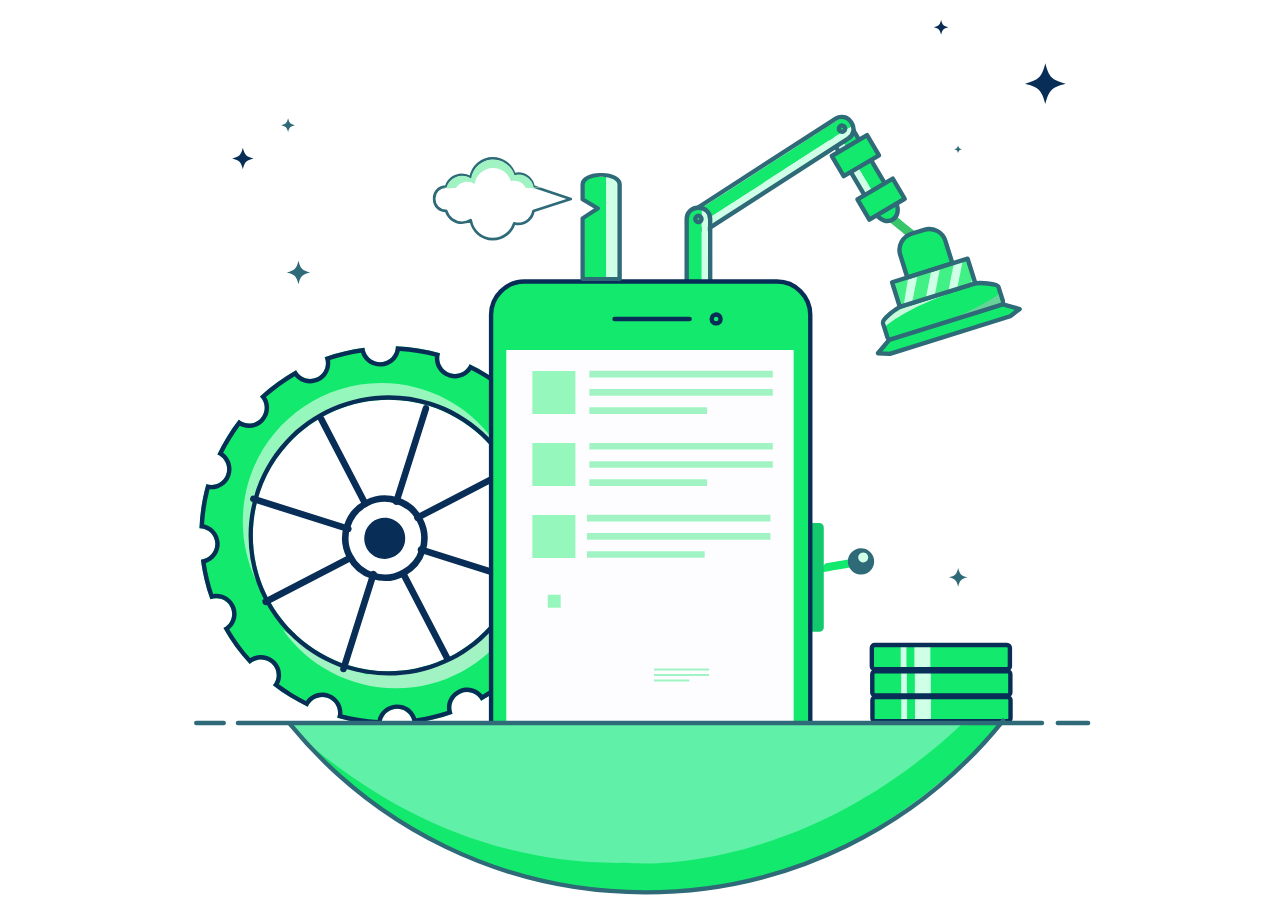
<file: demo.html>
<html xmlns="http://www.w3.org/1999/xhtml">
<meta charset="UTF-8">
<head>
    <style>
        body{
            background-color:transparent;
            margin: 0px;
            height: 100%;
            overflow: hidden;
        }
        #bodymovin{
            background-color:transparent;
            width:100%;
            height:100%;
            display:block;
            overflow: hidden;
            transform: translate3d(0,0,0);
            text-align: center;
            /*opacity: 1;*/
             /* background: url(../images/animate-background.svg)no-repeat 50% 75%;
            background-size: contain;*/
        }

    </style>
</head>
<body>
<!-- build:scripto --><script>!function(t,e){"function"==typeof define&&define.amd?define(e):"object"==typeof module&&module.exports?module.exports=e():t.bodymovin=e()}(window,function(){function ProjectInterface(){return{}}function roundValues(t){bm_rnd=t?Math.round:function(t){return t}}function roundTo2Decimals(t){return Math.round(1e4*t)/1e4}function roundTo3Decimals(t){return Math.round(100*t)/100}function styleDiv(t){t.style.position="absolute",t.style.top=0,t.style.left=0,t.style.display="block",t.style.transformOrigin=t.style.webkitTransformOrigin="0 0",t.style.backfaceVisibility=t.style.webkitBackfaceVisibility="visible",t.style.transformStyle=t.style.webkitTransformStyle=t.style.mozTransformStyle="preserve-3d"}function styleUnselectableDiv(t){t.style.userSelect="none",t.style.MozUserSelect="none",t.style.webkitUserSelect="none",t.style.oUserSelect="none"}function BMEnterFrameEvent(t,e,r,s){this.type=t,this.currentTime=e,this.totalTime=r,this.direction=0>s?-1:1}function BMCompleteEvent(t,e){this.type=t,this.direction=0>e?-1:1}function BMCompleteLoopEvent(t,e,r,s){this.type=t,this.currentLoop=e,this.totalLoops=r,this.direction=0>s?-1:1}function BMSegmentStartEvent(t,e,r){this.type=t,this.firstFrame=e,this.totalFrames=r}function BMDestroyEvent(t,e){this.type=t,this.target=e}function _addEventListener(t,e){return this._cbs[t]||(this._cbs[t]=[]),this._cbs[t].push(e),function(){this.removeEventListener(t,e)}.bind(this)}function _removeEventListener(t,e){if(e){if(this._cbs[t]){for(var r=0,s=this._cbs[t].length;s>r;)this._cbs[t][r]===e&&(this._cbs[t].splice(r,1),r-=1,s-=1),r+=1;this._cbs[t].length||(this._cbs[t]=null)}}else this._cbs[t]=null}function _triggerEvent(t,e){if(this._cbs[t])for(var r=this._cbs[t].length,s=0;r>s;s++)this._cbs[t][s](e)}function randomString(t,e){void 0===e&&(e="abcdefghijklmnopqrstuvwxyzABCDEFGHIJKLMNOPQRSTUVWXYZ1234567890");var r,s="";for(r=t;r>0;--r)s+=e[Math.round(Math.random()*(e.length-1))];return s}function HSVtoRGB(t,e,r){var s,i,a,n,o,h,l,p;switch(1===arguments.length&&(e=t.s,r=t.v,t=t.h),n=Math.floor(6*t),o=6*t-n,h=r*(1-e),l=r*(1-o*e),p=r*(1-(1-o)*e),n%6){case 0:s=r,i=p,a=h;break;case 1:s=l,i=r,a=h;break;case 2:s=h,i=r,a=p;break;case 3:s=h,i=l,a=r;break;case 4:s=p,i=h,a=r;break;case 5:s=r,i=h,a=l}return[s,i,a]}function RGBtoHSV(t,e,r){1===arguments.length&&(e=t.g,r=t.b,t=t.r);var s,i=Math.max(t,e,r),a=Math.min(t,e,r),n=i-a,o=0===i?0:n/i,h=i/255;switch(i){case a:s=0;break;case t:s=e-r+n*(r>e?6:0),s/=6*n;break;case e:s=r-t+2*n,s/=6*n;break;case r:s=t-e+4*n,s/=6*n}return[s,o,h]}function addSaturationToRGB(t,e){var r=RGBtoHSV(255*t[0],255*t[1],255*t[2]);return r[1]+=e,r[1]>1?r[1]=1:r[1]<=0&&(r[1]=0),HSVtoRGB(r[0],r[1],r[2])}function addBrightnessToRGB(t,e){var r=RGBtoHSV(255*t[0],255*t[1],255*t[2]);return r[2]+=e,r[2]>1?r[2]=1:r[2]<0&&(r[2]=0),HSVtoRGB(r[0],r[1],r[2])}function addHueToRGB(t,e){var r=RGBtoHSV(255*t[0],255*t[1],255*t[2]);return r[0]+=e/360,r[0]>1?r[0]-=1:r[0]<0&&(r[0]+=1),HSVtoRGB(r[0],r[1],r[2])}function componentToHex(t){var e=t.toString(16);return 1==e.length?"0"+e:e}function fillToRgba(t,e){if(!cachedColors[t]){var r=/^#?([a-f\d]{2})([a-f\d]{2})([a-f\d]{2})$/i.exec(t);cachedColors[t]=parseInt(r[1],16)+","+parseInt(r[2],16)+","+parseInt(r[3],16)}return"rgba("+cachedColors[t]+","+e+")"}function RenderedFrame(t,e){this.tr=t,this.o=e}function LetterProps(t,e,r,s,i,a){this.o=t,this.sw=e,this.sc=r,this.fc=s,this.m=i,this.props=a}function iterateDynamicProperties(t){var e,r=this.dynamicProperties;for(e=0;r>e;e+=1)this.dynamicProperties[e].getValue(t)}function reversePath(t){var e,r,s=[],i=[],a=[],n={},o=0;t.c&&(s[0]=t.o[0],i[0]=t.i[0],a[0]=t.v[0],o=1),r=t.i.length;var h=r-1;for(e=o;r>e;e+=1)s.push(t.o[h]),i.push(t.i[h]),a.push(t.v[h]),h-=1;return n.i=s,n.o=i,n.v=a,n}function Matrix(){}function matrixManagerFunction(){var t=new Matrix,e=function(e,r,s,i,a){return t.reset().translate(i,a).rotate(e).scale(r,s).toCSS()},r=function(t){return e(t.tr.r[2],t.tr.s[0],t.tr.s[1],t.tr.p[0],t.tr.p[1])};return{getMatrix:r}}function createElement(t,e,r){if(!e){var s=Object.create(t.prototype,r),i={};return s&&"[object Function]"===i.toString.call(s.init)&&s.init(),s}e.prototype=Object.create(t.prototype),e.prototype.constructor=e,e.prototype._parent=t.prototype}function extendPrototype(t,e){for(var r in t.prototype)t.prototype.hasOwnProperty(r)&&(e.prototype[r]=t.prototype[r])}function bezFunction(){function t(t,e,r,s,i,a){var n=t*s+e*i+r*a-i*s-a*t-r*e;return n>-1e-4&&1e-4>n}function e(t,e,r,s,i,a,n,o,h){var l,p=Math.sqrt(Math.pow(s-t,2)+Math.pow(i-e,2)+Math.pow(a-r,2)),m=Math.sqrt(Math.pow(n-t,2)+Math.pow(o-e,2)+Math.pow(h-r,2)),f=Math.sqrt(Math.pow(n-s,2)+Math.pow(o-i,2)+Math.pow(h-a,2));return l=p>m?p>f?p-m-f:f-m-p:f>m?f-m-p:m-p-f,l>-1e-4&&1e-4>l}function r(t){this.segmentLength=0,this.points=new Array(t)}function s(t,e){this.partialLength=t,this.point=e}function i(t,e){var r=e.segments,s=r.length,i=bm_floor((s-1)*t),a=t*e.addedLength,n=0;if(a==r[i].l)return r[i].p;for(var o=r[i].l>a?-1:1,h=!0;h;)r[i].l<=a&&r[i+1].l>a?(n=(a-r[i].l)/(r[i+1].l-r[i].l),h=!1):i+=o,(0>i||i>=s-1)&&(h=!1);return r[i].p+(r[i+1].p-r[i].p)*n}function a(){this.pt1=new Array(2),this.pt2=new Array(2),this.pt3=new Array(2),this.pt4=new Array(2)}function n(t,e,r,s,n,o,h){var l=new a;n=0>n?0:n>1?1:n;var p=i(n,h);o=o>1?1:o;var m,f=i(o,h),c=t.length,d=1-p,u=1-f;for(m=0;c>m;m+=1)l.pt1[m]=Math.round(1e3*(d*d*d*t[m]+(p*d*d+d*p*d+d*d*p)*r[m]+(p*p*d+d*p*p+p*d*p)*s[m]+p*p*p*e[m]))/1e3,l.pt3[m]=Math.round(1e3*(d*d*u*t[m]+(p*d*u+d*p*u+d*d*f)*r[m]+(p*p*u+d*p*f+p*d*f)*s[m]+p*p*f*e[m]))/1e3,l.pt4[m]=Math.round(1e3*(d*u*u*t[m]+(p*u*u+d*f*u+d*u*f)*r[m]+(p*f*u+d*f*f+p*u*f)*s[m]+p*f*f*e[m]))/1e3,l.pt2[m]=Math.round(1e3*(u*u*u*t[m]+(f*u*u+u*f*u+u*u*f)*r[m]+(f*f*u+u*f*f+f*u*f)*s[m]+f*f*f*e[m]))/1e3;return l}var o=(Math,function(){function t(t,e){this.l=t,this.p=e}return function(e,r,s,i){var a,n,o,h,l,p,m=defaultCurveSegments,f=0,c=[],d=[],u={addedLength:0,segments:[]};for(o=s.length,a=0;m>a;a+=1){for(l=a/(m-1),p=0,n=0;o>n;n+=1)h=bm_pow(1-l,3)*e[n]+3*bm_pow(1-l,2)*l*s[n]+3*(1-l)*bm_pow(l,2)*i[n]+bm_pow(l,3)*r[n],c[n]=h,null!==d[n]&&(p+=bm_pow(c[n]-d[n],2)),d[n]=c[n];p&&(p=bm_sqrt(p),f+=p),u.segments.push(new t(f,l))}return u.addedLength=f,u}}()),h=function(){var e={};return function(i){var a=i.s,n=i.e,o=i.to,h=i.ti,l=(a.join("_")+"_"+n.join("_")+"_"+o.join("_")+"_"+h.join("_")).replace(/\./g,"p");if(e[l])return void(i.bezierData=e[l]);var p,m,f,c,d,u,y,g=defaultCurveSegments,v=0,b=null;2===a.length&&(a[0]!=n[0]||a[1]!=n[1])&&t(a[0],a[1],n[0],n[1],a[0]+o[0],a[1]+o[1])&&t(a[0],a[1],n[0],n[1],n[0]+h[0],n[1]+h[1])&&(g=2);var E=new r(g);for(f=o.length,p=0;g>p;p+=1){for(y=new Array(f),d=p/(g-1),u=0,m=0;f>m;m+=1)c=bm_pow(1-d,3)*a[m]+3*bm_pow(1-d,2)*d*(a[m]+o[m])+3*(1-d)*bm_pow(d,2)*(n[m]+h[m])+bm_pow(d,3)*n[m],y[m]=c,null!==b&&(u+=bm_pow(y[m]-b[m],2));u=bm_sqrt(u),v+=u,E.points[p]=new s(u,y),b=y}E.segmentLength=v,i.bezierData=E,e[l]=E}}();return{getBezierLength:o,getNewSegment:n,buildBezierData:h,pointOnLine2D:t,pointOnLine3D:e}}function dataFunctionManager(){function t(i,a,o){var h,l,p,m,f,c,d,u,y=i.length;for(m=0;y>m;m+=1)if(h=i[m],"ks"in h&&!h.completed){if(h.completed=!0,h.tt&&(i[m-1].td=h.tt),l=[],p=-1,h.hasMask){var g=h.masksProperties;for(c=g.length,f=0;c>f;f+=1)if(g[f].pt.k.i)s(g[f].pt.k);else for(u=g[f].pt.k.length,d=0;u>d;d+=1)g[f].pt.k[d].s&&s(g[f].pt.k[d].s[0]),g[f].pt.k[d].e&&s(g[f].pt.k[d].e[0])}0===h.ty?(h.layers=e(h.refId,a),t(h.layers,a,o)):4===h.ty?r(h.shapes):5==h.ty&&n(h,o)}}function e(t,e){for(var r=0,s=e.length;s>r;){if(e[r].id===t)return e[r].layers;r+=1}}function r(t){var e,i,a,n=t.length,o=!1;for(e=n-1;e>=0;e-=1)if("sh"==t[e].ty){if(t[e].ks.k.i)s(t[e].ks.k);else for(a=t[e].ks.k.length,i=0;a>i;i+=1)t[e].ks.k[i].s&&s(t[e].ks.k[i].s[0]),t[e].ks.k[i].e&&s(t[e].ks.k[i].e[0]);o=!0}else"gr"==t[e].ty&&r(t[e].it)}function s(t){var e,r=t.i.length;for(e=0;r>e;e+=1)t.i[e][0]+=t.v[e][0],t.i[e][1]+=t.v[e][1],t.o[e][0]+=t.v[e][0],t.o[e][1]+=t.v[e][1]}function i(t,e){var r=e?e.split("."):[100,100,100];return t[0]>r[0]?!0:r[0]>t[0]?!1:t[1]>r[1]?!0:r[1]>t[1]?!1:t[2]>r[2]?!0:r[2]>t[2]?!1:void 0}function a(e,r){e.__complete||(h(e),o(e),l(e),t(e.layers,e.assets,r),e.__complete=!0)}function n(t,e){var r,s,i=t.t.d.k,a=i.length;for(s=0;a>s;s+=1){var n=t.t.d.k[s].s;r=[];var o,h,l,p,m,f,c,d=0,u=t.t.m.g,y=0,g=0,v=0,b=[],E=0,P=0,x=e.getFontByName(n.f),S=0,C=x.fStyle.split(" "),k="normal",M="normal";for(h=C.length,o=0;h>o;o+=1)"italic"===C[o].toLowerCase()?M="italic":"bold"===C[o].toLowerCase()?k="700":"black"===C[o].toLowerCase()?k="900":"medium"===C[o].toLowerCase()?k="500":"regular"===C[o].toLowerCase()||"normal"===C[o].toLowerCase()?k="400":("light"===C[o].toLowerCase()||"thin"===C[o].toLowerCase())&&(k="200");if(n.fWeight=k,n.fStyle=M,h=n.t.length,n.sz){var A=n.sz[0],D=-1;for(o=0;h>o;o+=1)l=!1," "===n.t.charAt(o)?D=o:13===n.t.charCodeAt(o)&&(E=0,l=!0),e.chars?(c=e.getCharData(n.t.charAt(o),x.fStyle,x.fFamily),S=l?0:c.w*n.s/100):S=e.measureText(n.t.charAt(o),n.f,n.s),E+S>A?(-1===D?(n.t=n.t.substr(0,o)+"\r"+n.t.substr(o),h+=1):(o=D,n.t=n.t.substr(0,o)+"\r"+n.t.substr(o+1)),D=-1,E=0):E+=S;h=n.t.length}for(E=0,S=0,o=0;h>o;o+=1)if(l=!1," "===n.t.charAt(o)?p="\xa0":13===n.t.charCodeAt(o)?(b.push(E),P=E>P?E:P,E=0,p="",l=!0,v+=1):p=n.t.charAt(o),e.chars?(c=e.getCharData(n.t.charAt(o),x.fStyle,e.getFontByName(n.f).fFamily),S=l?0:c.w*n.s/100):S=e.measureText(p,n.f,n.s),E+=S,r.push({l:S,an:S,add:y,n:l,anIndexes:[],val:p,line:v}),2==u){if(y+=S,""==p||"\xa0"==p||o==h-1){for((""==p||"\xa0"==p)&&(y-=S);o>=g;)r[g].an=y,r[g].ind=d,r[g].extra=S,g+=1;d+=1,y=0}}else if(3==u){if(y+=S,""==p||o==h-1){for(""==p&&(y-=S);o>=g;)r[g].an=y,r[g].ind=d,r[g].extra=S,g+=1;y=0,d+=1}}else r[d].ind=d,r[d].extra=0,d+=1;if(n.l=r,P=E>P?E:P,b.push(E),n.sz)n.boxWidth=n.sz[0],n.justifyOffset=0;else switch(n.boxWidth=P,n.j){case 1:n.justifyOffset=-n.boxWidth;break;case 2:n.justifyOffset=-n.boxWidth/2;break;default:n.justifyOffset=0}n.lineWidths=b;var w=t.t.a;f=w.length;var T,F,I=[];for(m=0;f>m;m+=1){for(w[m].a.sc&&(n.strokeColorAnim=!0),w[m].a.sw&&(n.strokeWidthAnim=!0),(w[m].a.fc||w[m].a.fh||w[m].a.fs||w[m].a.fb)&&(n.fillColorAnim=!0),F=0,T=w[m].s.b,o=0;h>o;o+=1)r[o].anIndexes[m]=F,(1==T&&""!=r[o].val||2==T&&""!=r[o].val&&"\xa0"!=r[o].val||3==T&&(r[o].n||"\xa0"==r[o].val||o==h-1)||4==T&&(r[o].n||o==h-1))&&(1===w[m].s.rn&&I.push(F),F+=1);t.t.a[m].s.totalChars=F;var _,V=-1;if(1===w[m].s.rn)for(o=0;h>o;o+=1)V!=r[o].anIndexes[m]&&(V=r[o].anIndexes[m],_=I.splice(Math.floor(Math.random()*I.length),1)[0]),r[o].anIndexes[m]=_}0!==f||"m"in t.t.p||(t.singleShape=!0),n.yOffset=n.lh||1.2*n.s,n.ls=n.ls||0,n.ascent=x.ascent*n.s/100}}var o=function(){function t(t){var e=t.t.d;t.t.d={k:[{s:e,t:0}]}}function e(e){var r,s=e.length;for(r=0;s>r;r+=1)5===e[r].ty&&t(e[r])}var r=[4,4,14];return function(t){if(i(r,t.v)&&(e(t.layers),t.assets)){var s,a=t.assets.length;for(s=0;a>s;s+=1)t.assets[s].layers&&e(t.assets[s].layers)}}}(),h=function(){function t(e){var r,s,i,a=e.length;for(r=0;a>r;r+=1)if("gr"===e[r].ty)t(e[r].it);else if("fl"===e[r].ty||"st"===e[r].ty)if(e[r].c.k&&e[r].c.k[0].i)for(i=e[r].c.k.length,s=0;i>s;s+=1)e[r].c.k[s].s&&(e[r].c.k[s].s[0]/=255,e[r].c.k[s].s[1]/=255,e[r].c.k[s].s[2]/=255,e[r].c.k[s].s[3]/=255),e[r].c.k[s].e&&(e[r].c.k[s].e[0]/=255,e[r].c.k[s].e[1]/=255,e[r].c.k[s].e[2]/=255,e[r].c.k[s].e[3]/=255);else e[r].c.k[0]/=255,e[r].c.k[1]/=255,e[r].c.k[2]/=255,e[r].c.k[3]/=255}function e(e){var r,s=e.length;for(r=0;s>r;r+=1)4===e[r].ty&&t(e[r].shapes)}var r=[4,1,9];return function(t){if(i(r,t.v)&&(e(t.layers),t.assets)){var s,a=t.assets.length;for(s=0;a>s;s+=1)t.assets[s].layers&&e(t.assets[s].layers)}}}(),l=function(){function t(e){var r,s,i,a=e.length,n=!1;for(r=a-1;r>=0;r-=1)if("sh"==e[r].ty){if(e[r].ks.k.i)e[r].ks.k.c=e[r].closed;else for(i=e[r].ks.k.length,s=0;i>s;s+=1)e[r].ks.k[s].s&&(e[r].ks.k[s].s[0].c=e[r].closed),e[r].ks.k[s].e&&(e[r].ks.k[s].e[0].c=e[r].closed);n=!0}else"gr"==e[r].ty&&t(e[r].it)}function e(e){var r,s,i,a,n,o,h=e.length;for(s=0;h>s;s+=1){if(r=e[s],r.hasMask){var l=r.masksProperties;for(a=l.length,i=0;a>i;i+=1)if(l[i].pt.k.i)l[i].pt.k.c=l[i].cl;else for(o=l[i].pt.k.length,n=0;o>n;n+=1)l[i].pt.k[n].s&&(l[i].pt.k[n].s[0].c=l[i].cl),l[i].pt.k[n].e&&(l[i].pt.k[n].e[0].c=l[i].cl)}4===r.ty&&t(r.shapes)}}var r=[4,4,18];return function(t){if(i(r,t.v)&&(e(t.layers),t.assets)){var s,a=t.assets.length;for(s=0;a>s;s+=1)t.assets[s].layers&&e(t.assets[s].layers)}}}(),p={};return p.completeData=a,p}function ShapePath(){this.c=!1,this._length=0,this._maxLength=8,this.v=Array.apply(null,{length:this._maxLength}),this.o=Array.apply(null,{length:this._maxLength}),this.i=Array.apply(null,{length:this._maxLength})}function ShapeModifier(){}function TrimModifier(){}function RoundCornersModifier(){}function RepeaterModifier(){}function ShapeCollection(){this._length=0,this._maxLength=4,this.shapes=Array.apply(null,{length:this._maxLength})}function BaseRenderer(){}function SVGRenderer(t,e){this.animationItem=t,this.layers=null,this.renderedFrame=-1,this.globalData={frameNum:-1},this.renderConfig={preserveAspectRatio:e&&e.preserveAspectRatio||"xMidYMid meet",progressiveLoad:e&&e.progressiveLoad||!1},this.elements=[],this.pendingElements=[],this.destroyed=!1}function MaskElement(t,e,r){this.dynamicProperties=[],this.data=t,this.element=e,this.globalData=r,this.paths=[],this.storedData=[],this.masksProperties=this.data.masksProperties,this.viewData=new Array(this.masksProperties.length),this.maskElement=null,this.firstFrame=!0;var s,i,a,n,o,h,l,p,m=this.globalData.defs,f=this.masksProperties.length,c=this.masksProperties,d=0,u=[],y=randomString(10),g="clipPath",v="clip-path";for(s=0;f>s;s++)if(("a"!==c[s].mode&&"n"!==c[s].mode||c[s].inv||100!==c[s].o.k)&&(g="mask",v="mask"),"s"!=c[s].mode&&"i"!=c[s].mode||0!=d?o=null:(o=document.createElementNS(svgNS,"rect"),o.setAttribute("fill","#ffffff"),o.setAttribute("width",this.element.comp.data.w),o.setAttribute("height",this.element.comp.data.h),u.push(o)),i=document.createElementNS(svgNS,"path"),"n"!=c[s].mode){if(d+=1,"s"==c[s].mode?i.setAttribute("fill","#000000"):i.setAttribute("fill","#ffffff"),i.setAttribute("clip-rule","nonzero"),0!==c[s].x.k){g="mask",v="mask",p=PropertyFactory.getProp(this.element,c[s].x,0,null,this.dynamicProperties);var b="fi_"+randomString(10);h=document.createElementNS(svgNS,"filter"),h.setAttribute("id",b),l=document.createElementNS(svgNS,"feMorphology"),l.setAttribute("operator","dilate"),l.setAttribute("in","SourceGraphic"),l.setAttribute("radius","0"),h.appendChild(l),m.appendChild(h),"s"==c[s].mode?i.setAttribute("stroke","#000000"):i.setAttribute("stroke","#ffffff")}else l=null,p=null;if(this.storedData[s]={elem:i,x:p,expan:l,lastPath:"",lastOperator:"",filterId:b,lastRadius:0},"i"==c[s].mode){n=u.length;var E=document.createElementNS(svgNS,"g");for(a=0;n>a;a+=1)E.appendChild(u[a]);var P=document.createElementNS(svgNS,"mask");P.setAttribute("mask-type","alpha"),P.setAttribute("id",y+"_"+d),P.appendChild(i),m.appendChild(P),E.setAttribute("mask","url(#"+y+"_"+d+")"),u.length=0,u.push(E)}else u.push(i);c[s].inv&&!this.solidPath&&(this.solidPath=this.createLayerSolidPath()),this.viewData[s]={elem:i,lastPath:"",op:PropertyFactory.getProp(this.element,c[s].o,0,.01,this.dynamicProperties),prop:ShapePropertyFactory.getShapeProp(this.element,c[s],3,this.dynamicProperties,null)},o&&(this.viewData[s].invRect=o),this.viewData[s].prop.k||this.drawPath(c[s],this.viewData[s].prop.v,this.viewData[s])}else this.viewData[s]={op:PropertyFactory.getProp(this.element,c[s].o,0,.01,this.dynamicProperties),prop:ShapePropertyFactory.getShapeProp(this.element,c[s],3,this.dynamicProperties,null),elem:i},m.appendChild(i);for(this.maskElement=document.createElementNS(svgNS,g),f=u.length,s=0;f>s;s+=1)this.maskElement.appendChild(u[s]);this.maskElement.setAttribute("id",y),d>0&&this.element.maskedElement.setAttribute(v,"url(#"+y+")"),m.appendChild(this.maskElement)}function BaseElement(){}function SVGBaseElement(t,e,r,s,i){this.globalData=r,this.comp=s,this.data=t,this.matteElement=null,this.transformedElement=null,this.parentContainer=e,this.layerId=i?i.layerId:"ly_"+randomString(10),this.placeholder=i,this.init()}function ITextElement(t,e,r,s){}function SVGTextElement(t,e,r,s,i){this.textSpans=[],this.renderType="svg",this._parent.constructor.call(this,t,e,r,s,i)}function SVGTintFilter(t,e){this.filterManager=e;var r=document.createElementNS(svgNS,"feColorMatrix");if(r.setAttribute("type","matrix"),r.setAttribute("color-interpolation-filters","linearRGB"),r.setAttribute("values","0.3333 0.3333 0.3333 0 0 0.3333 0.3333 0.3333 0 0 0.3333 0.3333 0.3333 0 0 0 0 0 1 0"),r.setAttribute("result","f1"),t.appendChild(r),r=document.createElementNS(svgNS,"feColorMatrix"),r.setAttribute("type","matrix"),r.setAttribute("color-interpolation-filters","sRGB"),r.setAttribute("values","1 0 0 0 0 0 1 0 0 0 0 0 1 0 0 0 0 0 1 0"),r.setAttribute("result","f2"),t.appendChild(r),this.matrixFilter=r,100!==e.effectElements[2].p.v||e.effectElements[2].p.k){var s=document.createElementNS(svgNS,"feMerge");t.appendChild(s);var i;i=document.createElementNS(svgNS,"feMergeNode"),i.setAttribute("in","SourceGraphic"),s.appendChild(i),i=document.createElementNS(svgNS,"feMergeNode"),i.setAttribute("in","f2"),s.appendChild(i)}}function SVGFillFilter(t,e){this.filterManager=e;var r=document.createElementNS(svgNS,"feColorMatrix");r.setAttribute("type","matrix"),r.setAttribute("color-interpolation-filters","sRGB"),r.setAttribute("values","1 0 0 0 0 0 1 0 0 0 0 0 1 0 0 0 0 0 1 0"),t.appendChild(r),this.matrixFilter=r}function SVGStrokeEffect(t,e){this.initialized=!1,this.filterManager=e,this.elem=t,this.paths=[]}function SVGTritoneFilter(t,e){this.filterManager=e;var r=document.createElementNS(svgNS,"feColorMatrix");r.setAttribute("type","matrix"),r.setAttribute("color-interpolation-filters","linearRGB"),r.setAttribute("values","0.3333 0.3333 0.3333 0 0 0.3333 0.3333 0.3333 0 0 0.3333 0.3333 0.3333 0 0 0 0 0 1 0"),r.setAttribute("result","f1"),t.appendChild(r);var s=document.createElementNS(svgNS,"feComponentTransfer");s.setAttribute("color-interpolation-filters","sRGB"),t.appendChild(s),this.matrixFilter=s;var i=document.createElementNS(svgNS,"feFuncR");i.setAttribute("type","table"),s.appendChild(i),this.feFuncR=i;var a=document.createElementNS(svgNS,"feFuncG");a.setAttribute("type","table"),s.appendChild(a),this.feFuncG=a;var n=document.createElementNS(svgNS,"feFuncB");n.setAttribute("type","table"),s.appendChild(n),this.feFuncB=n}function SVGProLevelsFilter(t,e){this.filterManager=e;var r=this.filterManager.effectElements,s=document.createElementNS(svgNS,"feComponentTransfer");(r[9].p.k||0!==r[9].p.v||r[10].p.k||1!==r[10].p.v||r[11].p.k||1!==r[11].p.v||r[12].p.k||0!==r[12].p.v||r[13].p.k||1!==r[13].p.v)&&(this.feFuncR=this.createFeFunc("feFuncR",s)),(r[16].p.k||0!==r[16].p.v||r[17].p.k||1!==r[17].p.v||r[18].p.k||1!==r[18].p.v||r[19].p.k||0!==r[19].p.v||r[20].p.k||1!==r[20].p.v)&&(this.feFuncG=this.createFeFunc("feFuncG",s)),(r[23].p.k||0!==r[23].p.v||r[24].p.k||1!==r[24].p.v||r[25].p.k||1!==r[25].p.v||r[26].p.k||0!==r[26].p.v||r[27].p.k||1!==r[27].p.v)&&(this.feFuncB=this.createFeFunc("feFuncB",s)),(r[30].p.k||0!==r[30].p.v||r[31].p.k||1!==r[31].p.v||r[32].p.k||1!==r[32].p.v||r[33].p.k||0!==r[33].p.v||r[34].p.k||1!==r[34].p.v)&&(this.feFuncA=this.createFeFunc("feFuncA",s)),(this.feFuncR||this.feFuncG||this.feFuncB||this.feFuncA)&&(s.setAttribute("color-interpolation-filters","sRGB"),t.appendChild(s),s=document.createElementNS(svgNS,"feComponentTransfer")),(r[2].p.k||0!==r[2].p.v||r[3].p.k||1!==r[3].p.v||r[4].p.k||1!==r[4].p.v||r[5].p.k||0!==r[5].p.v||r[6].p.k||1!==r[6].p.v)&&(s.setAttribute("color-interpolation-filters","sRGB"),t.appendChild(s),this.feFuncRComposed=this.createFeFunc("feFuncR",s),this.feFuncGComposed=this.createFeFunc("feFuncG",s),this.feFuncBComposed=this.createFeFunc("feFuncB",s))}function SVGDropShadowEffect(t,e){t.setAttribute("x","-100%"),t.setAttribute("y","-100%"),t.setAttribute("width","400%"),t.setAttribute("height","400%"),this.filterManager=e;var r=document.createElementNS(svgNS,"feGaussianBlur");r.setAttribute("in","SourceAlpha"),r.setAttribute("result","drop_shadow_1"),r.setAttribute("stdDeviation","0"),this.feGaussianBlur=r,t.appendChild(r);var s=document.createElementNS(svgNS,"feOffset");s.setAttribute("dx","25"),s.setAttribute("dy","0"),s.setAttribute("in","drop_shadow_1"),s.setAttribute("result","drop_shadow_2"),this.feOffset=s,t.appendChild(s);var i=document.createElementNS(svgNS,"feFlood");i.setAttribute("flood-color","#00ff00"),i.setAttribute("flood-opacity","1"),i.setAttribute("result","drop_shadow_3"),this.feFlood=i,t.appendChild(i);var a=document.createElementNS(svgNS,"feComposite");a.setAttribute("in","drop_shadow_3"),a.setAttribute("in2","drop_shadow_2"),a.setAttribute("operator","in"),a.setAttribute("result","drop_shadow_4"),t.appendChild(a);var n=document.createElementNS(svgNS,"feMerge");t.appendChild(n);var o;o=document.createElementNS(svgNS,"feMergeNode"),n.appendChild(o),o=document.createElementNS(svgNS,"feMergeNode"),o.setAttribute("in","SourceGraphic"),this.feMergeNode=o,this.feMerge=n,this.originalNodeAdded=!1,n.appendChild(o)}function SVGEffects(t){var e,r=t.data.ef.length,s=randomString(10),i=filtersFactory.createFilter(s),a=0;this.filters=[];var n;for(e=0;r>e;e+=1)20===t.data.ef[e].ty?(a+=1,n=new SVGTintFilter(i,t.effects.effectElements[e]),this.filters.push(n)):21===t.data.ef[e].ty?(a+=1,n=new SVGFillFilter(i,t.effects.effectElements[e]),this.filters.push(n)):22===t.data.ef[e].ty?(n=new SVGStrokeEffect(t,t.effects.effectElements[e]),this.filters.push(n)):23===t.data.ef[e].ty?(a+=1,n=new SVGTritoneFilter(i,t.effects.effectElements[e]),this.filters.push(n)):24===t.data.ef[e].ty?(a+=1,n=new SVGProLevelsFilter(i,t.effects.effectElements[e]),this.filters.push(n)):25===t.data.ef[e].ty&&(a+=1,n=new SVGDropShadowEffect(i,t.effects.effectElements[e]),this.filters.push(n));a&&(t.globalData.defs.appendChild(i),t.layerElement.setAttribute("filter","url(#"+s+")"))}function ICompElement(t,e,r,s,i){this._parent.constructor.call(this,t,e,r,s,i),this.layers=t.layers,this.supports3d=!0,this.completeLayers=!1,this.pendingElements=[],this.elements=this.layers?Array.apply(null,{length:this.layers.length}):[],this.data.tm&&(this.tm=PropertyFactory.getProp(this,this.data.tm,0,r.frameRate,this.dynamicProperties)),this.data.xt?(this.layerElement=document.createElementNS(svgNS,"g"),this.buildAllItems()):r.progressiveLoad||this.buildAllItems()}function IImageElement(t,e,r,s,i){this.assetData=r.getAssetData(t.refId),this._parent.constructor.call(this,t,e,r,s,i)}function IShapeElement(t,e,r,s,i){this.shapes=[],this.shapesData=t.shapes,this.stylesList=[],this.viewData=[],this.shapeModifiers=[],this._parent.constructor.call(this,t,e,r,s,i)}function ISolidElement(t,e,r,s,i){this._parent.constructor.call(this,t,e,r,s,i)}function CanvasRenderer(t,e){this.animationItem=t,this.renderConfig={clearCanvas:e&&void 0!==e.clearCanvas?e.clearCanvas:!0,context:e&&e.context||null,progressiveLoad:e&&e.progressiveLoad||!1,preserveAspectRatio:e&&e.preserveAspectRatio||"xMidYMid meet"},this.renderConfig.dpr=e&&e.dpr||1,this.animationItem.wrapper&&(this.renderConfig.dpr=e&&e.dpr||window.devicePixelRatio||1),this.renderedFrame=-1,this.globalData={frameNum:-1},this.contextData={saved:Array.apply(null,{length:15}),savedOp:Array.apply(null,{length:15}),cArrPos:0,cTr:new Matrix,cO:1};var r,s=15;for(r=0;s>r;r+=1)this.contextData.saved[r]=Array.apply(null,{length:16});this.elements=[],this.pendingElements=[],this.transformMat=new Matrix,this.completeLayers=!1}function HybridRenderer(t){this.animationItem=t,this.layers=null,this.renderedFrame=-1,this.globalData={frameNum:-1},this.pendingElements=[],this.elements=[],this.threeDElements=[],this.destroyed=!1,this.camera=null,this.supports3d=!0}function CVBaseElement(t,e,r){this.globalData=r,this.data=t,this.comp=e,this.canvasContext=r.canvasContext,this.init()}function CVCompElement(t,e,r){this._parent.constructor.call(this,t,e,r);var s={};for(var i in r)r.hasOwnProperty(i)&&(s[i]=r[i]);s.renderer=this,s.compHeight=this.data.h,s.compWidth=this.data.w,this.renderConfig={clearCanvas:!0},this.contextData={saved:Array.apply(null,{length:15}),savedOp:Array.apply(null,{length:15}),cArrPos:0,cTr:new Matrix,cO:1},this.completeLayers=!1;var a,n=15;for(a=0;n>a;a+=1)this.contextData.saved[a]=Array.apply(null,{length:16});this.transformMat=new Matrix,this.parentGlobalData=this.globalData;var o=document.createElement("canvas");s.canvasContext=o.getContext("2d"),this.canvasContext=s.canvasContext,o.width=this.data.w,o.height=this.data.h,this.canvas=o,this.globalData=s,this.layers=t.layers,this.pendingElements=[],this.elements=Array.apply(null,{length:this.layers.length}),this.data.tm&&(this.tm=PropertyFactory.getProp(this,this.data.tm,0,r.frameRate,this.dynamicProperties)),(this.data.xt||!r.progressiveLoad)&&this.buildAllItems()}function CVImageElement(t,e,r){this.assetData=r.getAssetData(t.refId),this._parent.constructor.call(this,t,e,r),this.globalData.addPendingElement()}function CVMaskElement(t,e){this.data=t,this.element=e,this.dynamicProperties=[],this.masksProperties=this.data.masksProperties,this.viewData=new Array(this.masksProperties.length);var r,s=this.masksProperties.length;for(r=0;s>r;r++)this.viewData[r]=ShapePropertyFactory.getShapeProp(this.element,this.masksProperties[r],3,this.dynamicProperties,null)}function CVShapeElement(t,e,r){this.shapes=[],this.stylesList=[],this.viewData=[],this.shapeModifiers=[],this.shapesData=t.shapes,this.firstFrame=!0,this._parent.constructor.call(this,t,e,r)}function CVSolidElement(t,e,r){this._parent.constructor.call(this,t,e,r)}function CVTextElement(t,e,r){this.textSpans=[],this.yOffset=0,this.fillColorAnim=!1,this.strokeColorAnim=!1,this.strokeWidthAnim=!1,this.stroke=!1,this.fill=!1,this.justifyOffset=0,this.currentRender=null,this.renderType="canvas",this.values={fill:"rgba(0,0,0,0)",stroke:"rgba(0,0,0,0)",sWidth:0,fValue:""},this._parent.constructor.call(this,t,e,r)}function HBaseElement(t,e,r,s,i){this.globalData=r,this.comp=s,this.data=t,this.matteElement=null,this.parentContainer=e,this.layerId=i?i.layerId:"ly_"+randomString(10),this.placeholder=i,this.init()}function HSolidElement(t,e,r,s,i){this._parent.constructor.call(this,t,e,r,s,i)}function HCompElement(t,e,r,s,i){this._parent.constructor.call(this,t,e,r,s,i),this.layers=t.layers,this.supports3d=!0,this.completeLayers=!1,this.pendingElements=[],this.elements=Array.apply(null,{length:this.layers.length}),this.data.tm&&(this.tm=PropertyFactory.getProp(this,this.data.tm,0,r.frameRate,this.dynamicProperties)),this.data.hasMask&&(this.supports3d=!1),this.data.xt&&(this.layerElement=document.createElement("div")),this.buildAllItems()}function HShapeElement(t,e,r,s,i){this.shapes=[],this.shapeModifiers=[],this.shapesData=t.shapes,this.stylesList=[],this.viewData=[],this._parent.constructor.call(this,t,e,r,s,i),this.addedTransforms={mdf:!1,mats:[this.finalTransform.mat]},this.currentBBox={x:999999,y:-999999,h:0,w:0}}function HTextElement(t,e,r,s,i){this.textSpans=[],this.textPaths=[],this.currentBBox={x:999999,y:-999999,h:0,w:0},this.renderType="svg",this.isMasked=!1,this._parent.constructor.call(this,t,e,r,s,i)}function HImageElement(t,e,r,s,i){this.assetData=r.getAssetData(t.refId),this._parent.constructor.call(this,t,e,r,s,i)}function HCameraElement(t,e,r,s,i){if(this._parent.constructor.call(this,t,e,r,s,i),this.pe=PropertyFactory.getProp(this,t.pe,0,0,this.dynamicProperties),t.ks.p.s?(this.px=PropertyFactory.getProp(this,t.ks.p.x,1,0,this.dynamicProperties),this.py=PropertyFactory.getProp(this,t.ks.p.y,1,0,this.dynamicProperties),this.pz=PropertyFactory.getProp(this,t.ks.p.z,1,0,this.dynamicProperties)):this.p=PropertyFactory.getProp(this,t.ks.p,1,0,this.dynamicProperties),t.ks.a&&(this.a=PropertyFactory.getProp(this,t.ks.a,1,0,this.dynamicProperties)),t.ks.or.k.length&&t.ks.or.k[0].to){var a,n=t.ks.or.k.length;for(a=0;n>a;a+=1)t.ks.or.k[a].to=null,t.ks.or.k[a].ti=null}this.or=PropertyFactory.getProp(this,t.ks.or,1,degToRads,this.dynamicProperties),this.or.sh=!0,this.rx=PropertyFactory.getProp(this,t.ks.rx,0,degToRads,this.dynamicProperties),this.ry=PropertyFactory.getProp(this,t.ks.ry,0,degToRads,this.dynamicProperties),this.rz=PropertyFactory.getProp(this,t.ks.rz,0,degToRads,this.dynamicProperties),this.mat=new Matrix}function SliderEffect(t,e,r){this.p=PropertyFactory.getProp(e,t.v,0,0,r)}function AngleEffect(t,e,r){this.p=PropertyFactory.getProp(e,t.v,0,0,r)}function ColorEffect(t,e,r){this.p=PropertyFactory.getProp(e,t.v,1,0,r)}function PointEffect(t,e,r){this.p=PropertyFactory.getProp(e,t.v,1,0,r)}function LayerIndexEffect(t,e,r){this.p=PropertyFactory.getProp(e,t.v,0,0,r)}function MaskIndexEffect(t,e,r){this.p=PropertyFactory.getProp(e,t.v,0,0,r)}function CheckboxEffect(t,e,r){this.p=PropertyFactory.getProp(e,t.v,0,0,r)}function NoValueEffect(){this.p={}}function EffectsManager(t,e,r){var s=t.ef;this.effectElements=[];var i,a,n=s.length;for(i=0;n>i;i++)a=new GroupEffect(s[i],e,r),this.effectElements.push(a)}function GroupEffect(t,e,r){this.dynamicProperties=[],this.init(t,e,this.dynamicProperties),this.dynamicProperties.length&&r.push(this)}function play(t){animationManager.play(t)}function pause(t){animationManager.pause(t)}function togglePause(t){animationManager.togglePause(t)}function setSpeed(t,e){animationManager.setSpeed(t,e)}function setDirection(t,e){animationManager.setDirection(t,e)}function stop(t){animationManager.stop(t)}function moveFrame(t){animationManager.moveFrame(t)}function searchAnimations(){standalone===!0?animationManager.searchAnimations(animationData,standalone,renderer):animationManager.searchAnimations()}function registerAnimation(t){return animationManager.registerAnimation(t)}function resize(){animationManager.resize()}function start(){animationManager.start()}function goToAndStop(t,e,r){animationManager.goToAndStop(t,e,r)}function setSubframeRendering(t){subframeEnabled=t}function loadAnimation(t){return standalone===!0&&(t.animationData=JSON.parse(animationData)),animationManager.loadAnimation(t)}function destroy(t){return animationManager.destroy(t)}function setQuality(t){if("string"==typeof t)switch(t){case"high":defaultCurveSegments=200;break;case"medium":defaultCurveSegments=50;break;case"low":defaultCurveSegments=10}else!isNaN(t)&&t>1&&(defaultCurveSegments=t);roundValues(defaultCurveSegments>=50?!1:!0)}function installPlugin(t,e){"expressions"===t&&(expressionsPlugin=e)}function getFactory(t){switch(t){case"propertyFactory":return PropertyFactory;case"shapePropertyFactory":return ShapePropertyFactory;case"matrix":return Matrix}}function checkReady(){"complete"===document.readyState&&(clearInterval(readyStateCheckInterval),searchAnimations())}function getQueryVariable(t){for(var e=queryString.split("&"),r=0;r<e.length;r++){var s=e[r].split("=");if(decodeURIComponent(s[0])==t)return decodeURIComponent(s[1])}}var svgNS="http://www.w3.org/2000/svg",subframeEnabled=!0,expressionsPlugin,isSafari=/^((?!chrome|android).)*safari/i.test(navigator.userAgent),cachedColors={},bm_rounder=Math.round,bm_rnd,bm_pow=Math.pow,bm_sqrt=Math.sqrt,bm_abs=Math.abs,bm_floor=Math.floor,bm_max=Math.max,bm_min=Math.min,blitter=10,BMMath={};!function(){var t,e=Object.getOwnPropertyNames(Math),r=e.length;for(t=0;r>t;t+=1)BMMath[e[t]]=Math[e[t]]}(),BMMath.random=Math.random,BMMath.abs=function(t){var e=typeof t;if("object"===e&&t.length){var r,s=Array.apply(null,{length:t.length}),i=t.length;for(r=0;i>r;r+=1)s[r]=Math.abs(t[r]);return s}return Math.abs(t)};var defaultCurveSegments=150,degToRads=Math.PI/180,roundCorner=.5519;roundValues(!1);var rgbToHex=function(){var t,e,r=[];for(t=0;256>t;t+=1)e=t.toString(16),r[t]=1==e.length?"0"+e:e;return function(t,e,s){return 0>t&&(t=0),0>e&&(e=0),0>s&&(s=0),"#"+r[t]+r[e]+r[s]}}(),fillColorToString=function(){var t=[];return function(e,r){return void 0!==r&&(e[3]=r),t[e[0]]||(t[e[0]]={}),
t[e[0]][e[1]]||(t[e[0]][e[1]]={}),t[e[0]][e[1]][e[2]]||(t[e[0]][e[1]][e[2]]={}),t[e[0]][e[1]][e[2]][e[3]]||(t[e[0]][e[1]][e[2]][e[3]]="rgba("+e.join(",")+")"),t[e[0]][e[1]][e[2]][e[3]]}}(),Matrix=function(){function t(){return this.props[0]=1,this.props[1]=0,this.props[2]=0,this.props[3]=0,this.props[4]=0,this.props[5]=1,this.props[6]=0,this.props[7]=0,this.props[8]=0,this.props[9]=0,this.props[10]=1,this.props[11]=0,this.props[12]=0,this.props[13]=0,this.props[14]=0,this.props[15]=1,this}function e(t){if(0===t)return this;var e=Math.cos(t),r=Math.sin(t);return this._t(e,-r,0,0,r,e,0,0,0,0,1,0,0,0,0,1)}function r(t){if(0===t)return this;var e=Math.cos(t),r=Math.sin(t);return this._t(1,0,0,0,0,e,-r,0,0,r,e,0,0,0,0,1)}function s(t){if(0===t)return this;var e=Math.cos(t),r=Math.sin(t);return this._t(e,0,r,0,0,1,0,0,-r,0,e,0,0,0,0,1)}function i(t){if(0===t)return this;var e=Math.cos(t),r=Math.sin(t);return this._t(e,-r,0,0,r,e,0,0,0,0,1,0,0,0,0,1)}function a(t,e){return this._t(1,e,t,1,0,0)}function n(t,e){return this.shear(Math.tan(t),Math.tan(e))}function o(t,e){var r=Math.cos(e),s=Math.sin(e);return this._t(r,s,0,0,-s,r,0,0,0,0,1,0,0,0,0,1)._t(1,0,0,0,Math.tan(t),1,0,0,0,0,1,0,0,0,0,1)._t(r,-s,0,0,s,r,0,0,0,0,1,0,0,0,0,1)}function h(t,e,r){return r=isNaN(r)?1:r,1==t&&1==e&&1==r?this:this._t(t,0,0,0,0,e,0,0,0,0,r,0,0,0,0,1)}function l(t,e,r,s,i,a,n,o,h,l,p,m,f,c,d,u){return this.props[0]=t,this.props[1]=e,this.props[2]=r,this.props[3]=s,this.props[4]=i,this.props[5]=a,this.props[6]=n,this.props[7]=o,this.props[8]=h,this.props[9]=l,this.props[10]=p,this.props[11]=m,this.props[12]=f,this.props[13]=c,this.props[14]=d,this.props[15]=u,this}function p(t,e,r){return r=r||0,0!==t||0!==e||0!==r?this._t(1,0,0,0,0,1,0,0,0,0,1,0,t,e,r,1):this}function m(t,e,r,s,i,a,n,o,h,l,p,m,f,c,d,u){if(1===t&&0===e&&0===r&&0===s&&0===i&&1===a&&0===n&&0===o&&0===h&&0===l&&1===p&&0===m)return(0!==f||0!==c||0!==d)&&(this.props[12]=this.props[12]*t+this.props[13]*i+this.props[14]*h+this.props[15]*f,this.props[13]=this.props[12]*e+this.props[13]*a+this.props[14]*l+this.props[15]*c,this.props[14]=this.props[12]*r+this.props[13]*n+this.props[14]*p+this.props[15]*d,this.props[15]=this.props[12]*s+this.props[13]*o+this.props[14]*m+this.props[15]*u),this;var y=this.props[0],g=this.props[1],v=this.props[2],b=this.props[3],E=this.props[4],P=this.props[5],x=this.props[6],S=this.props[7],C=this.props[8],k=this.props[9],M=this.props[10],A=this.props[11],D=this.props[12],w=this.props[13],T=this.props[14],F=this.props[15];return this.props[0]=y*t+g*i+v*h+b*f,this.props[1]=y*e+g*a+v*l+b*c,this.props[2]=y*r+g*n+v*p+b*d,this.props[3]=y*s+g*o+v*m+b*u,this.props[4]=E*t+P*i+x*h+S*f,this.props[5]=E*e+P*a+x*l+S*c,this.props[6]=E*r+P*n+x*p+S*d,this.props[7]=E*s+P*o+x*m+S*u,this.props[8]=C*t+k*i+M*h+A*f,this.props[9]=C*e+k*a+M*l+A*c,this.props[10]=C*r+k*n+M*p+A*d,this.props[11]=C*s+k*o+M*m+A*u,this.props[12]=D*t+w*i+T*h+F*f,this.props[13]=D*e+w*a+T*l+F*c,this.props[14]=D*r+w*n+T*p+F*d,this.props[15]=D*s+w*o+T*m+F*u,this}function f(t){var e;for(e=0;16>e;e+=1)t.props[e]=this.props[e]}function c(t){var e;for(e=0;16>e;e+=1)this.props[e]=t[e]}function d(t,e,r){return{x:t*this.props[0]+e*this.props[4]+r*this.props[8]+this.props[12],y:t*this.props[1]+e*this.props[5]+r*this.props[9]+this.props[13],z:t*this.props[2]+e*this.props[6]+r*this.props[10]+this.props[14]}}function u(t,e,r){return t*this.props[0]+e*this.props[4]+r*this.props[8]+this.props[12]}function y(t,e,r){return t*this.props[1]+e*this.props[5]+r*this.props[9]+this.props[13]}function g(t,e,r){return t*this.props[2]+e*this.props[6]+r*this.props[10]+this.props[14]}function v(t){var e=this.props[0]*this.props[5]-this.props[1]*this.props[4],r=this.props[5]/e,s=-this.props[1]/e,i=-this.props[4]/e,a=this.props[0]/e,n=(this.props[4]*this.props[13]-this.props[5]*this.props[12])/e,o=-(this.props[0]*this.props[13]-this.props[1]*this.props[12])/e;return[t[0]*r+t[1]*i+n,t[0]*s+t[1]*a+o,0]}function b(t){var e,r=t.length,s=[];for(e=0;r>e;e+=1)s[e]=v(t[e]);return s}function E(t,e,r,s){if(s&&2===s){var i=point_pool.newPoint();return i[0]=t*this.props[0]+e*this.props[4]+r*this.props[8]+this.props[12],i[1]=t*this.props[1]+e*this.props[5]+r*this.props[9]+this.props[13],i}return[t*this.props[0]+e*this.props[4]+r*this.props[8]+this.props[12],t*this.props[1]+e*this.props[5]+r*this.props[9]+this.props[13],t*this.props[2]+e*this.props[6]+r*this.props[10]+this.props[14]]}function P(t,e){return bm_rnd(t*this.props[0]+e*this.props[4]+this.props[12])+","+bm_rnd(t*this.props[1]+e*this.props[5]+this.props[13])}function x(){return[this.props[0],this.props[1],this.props[2],this.props[3],this.props[4],this.props[5],this.props[6],this.props[7],this.props[8],this.props[9],this.props[10],this.props[11],this.props[12],this.props[13],this.props[14],this.props[15]]}function S(){return isSafari?"matrix3d("+roundTo2Decimals(this.props[0])+","+roundTo2Decimals(this.props[1])+","+roundTo2Decimals(this.props[2])+","+roundTo2Decimals(this.props[3])+","+roundTo2Decimals(this.props[4])+","+roundTo2Decimals(this.props[5])+","+roundTo2Decimals(this.props[6])+","+roundTo2Decimals(this.props[7])+","+roundTo2Decimals(this.props[8])+","+roundTo2Decimals(this.props[9])+","+roundTo2Decimals(this.props[10])+","+roundTo2Decimals(this.props[11])+","+roundTo2Decimals(this.props[12])+","+roundTo2Decimals(this.props[13])+","+roundTo2Decimals(this.props[14])+","+roundTo2Decimals(this.props[15])+")":(this.cssParts[1]=this.props.join(","),this.cssParts.join(""))}function C(){return"matrix("+this.props[0]+","+this.props[1]+","+this.props[4]+","+this.props[5]+","+this.props[12]+","+this.props[13]+")"}function k(){return""+this.toArray()}return function(){this.reset=t,this.rotate=e,this.rotateX=r,this.rotateY=s,this.rotateZ=i,this.skew=n,this.skewFromAxis=o,this.shear=a,this.scale=h,this.setTransform=l,this.translate=p,this.transform=m,this.applyToPoint=d,this.applyToX=u,this.applyToY=y,this.applyToZ=g,this.applyToPointArray=E,this.applyToPointStringified=P,this.toArray=x,this.toCSS=S,this.to2dCSS=C,this.toString=k,this.clone=f,this.cloneFromProps=c,this.inversePoints=b,this.inversePoint=v,this._t=this.transform,this.props=[1,0,0,0,0,1,0,0,0,0,1,0,0,0,0,1],this.cssParts=["matrix3d(","",")"]}}();!function(t,e){function r(r,l,p){var c=[];l=1==l?{entropy:!0}:l||{};var v=n(a(l.entropy?[r,h(t)]:null==r?o():r,3),c),b=new s(c),E=function(){for(var t=b.g(f),e=u,r=0;y>t;)t=(t+r)*m,e*=m,r=b.g(1);for(;t>=g;)t/=2,e/=2,r>>>=1;return(t+r)/e};return E.int32=function(){return 0|b.g(4)},E.quick=function(){return b.g(4)/4294967296},E["double"]=E,n(h(b.S),t),(l.pass||p||function(t,r,s,a){return a&&(a.S&&i(a,b),t.state=function(){return i(b,{})}),s?(e[d]=t,r):t})(E,v,"global"in l?l.global:this==e,l.state)}function s(t){var e,r=t.length,s=this,i=0,a=s.i=s.j=0,n=s.S=[];for(r||(t=[r++]);m>i;)n[i]=i++;for(i=0;m>i;i++)n[i]=n[a=v&a+t[i%r]+(e=n[i])],n[a]=e;(s.g=function(t){for(var e,r=0,i=s.i,a=s.j,n=s.S;t--;)e=n[i=v&i+1],r=r*m+n[v&(n[i]=n[a=v&a+e])+(n[a]=e)];return s.i=i,s.j=a,r})(m)}function i(t,e){return e.i=t.i,e.j=t.j,e.S=t.S.slice(),e}function a(t,e){var r,s=[],i=typeof t;if(e&&"object"==i)for(r in t)try{s.push(a(t[r],e-1))}catch(n){}return s.length?s:"string"==i?t:t+"\x00"}function n(t,e){for(var r,s=t+"",i=0;i<s.length;)e[v&i]=v&(r^=19*e[v&i])+s.charCodeAt(i++);return h(e)}function o(){try{if(l)return h(l.randomBytes(m));var e=new Uint8Array(m);return(p.crypto||p.msCrypto).getRandomValues(e),h(e)}catch(r){var s=p.navigator,i=s&&s.plugins;return[+new Date,p,i,p.screen,h(t)]}}function h(t){return String.fromCharCode.apply(0,t)}var l,p=this,m=256,f=6,c=52,d="random",u=e.pow(m,f),y=e.pow(2,c),g=2*y,v=m-1;e["seed"+d]=r,n(e.random(),t)}([],BMMath);var BezierFactory=function(){function t(t,e,r,s,i){var a=i||("bez_"+t+"_"+e+"_"+r+"_"+s).replace(/\./g,"p");if(p[a])return p[a];var n=new h([t,e,r,s]);return p[a]=n,n}function e(t,e){return 1-3*e+3*t}function r(t,e){return 3*e-6*t}function s(t){return 3*t}function i(t,i,a){return((e(i,a)*t+r(i,a))*t+s(i))*t}function a(t,i,a){return 3*e(i,a)*t*t+2*r(i,a)*t+s(i)}function n(t,e,r,s,a){var n,o,h=0;do o=e+(r-e)/2,n=i(o,s,a)-t,n>0?r=o:e=o;while(Math.abs(n)>c&&++h<d);return o}function o(t,e,r,s){for(var n=0;m>n;++n){var o=a(e,r,s);if(0===o)return e;var h=i(e,r,s)-t;e-=h/o}return e}function h(t){this._p=t,this._mSampleValues=g?new Float32Array(u):new Array(u),this._precomputed=!1,this.get=this.get.bind(this)}var l={};l.getBezierEasing=t;var p={},m=4,f=.001,c=1e-7,d=10,u=11,y=1/(u-1),g="function"==typeof Float32Array;return h.prototype={get:function(t){var e=this._p[0],r=this._p[1],s=this._p[2],a=this._p[3];return this._precomputed||this._precompute(),e===r&&s===a?t:0===t?0:1===t?1:i(this._getTForX(t),r,a)},_precompute:function(){var t=this._p[0],e=this._p[1],r=this._p[2],s=this._p[3];this._precomputed=!0,(t!==e||r!==s)&&this._calcSampleValues()},_calcSampleValues:function(){for(var t=this._p[0],e=this._p[2],r=0;u>r;++r)this._mSampleValues[r]=i(r*y,t,e)},_getTForX:function(t){for(var e=this._p[0],r=this._p[2],s=this._mSampleValues,i=0,h=1,l=u-1;h!==l&&s[h]<=t;++h)i+=y;--h;var p=(t-s[h])/(s[h+1]-s[h]),m=i+p*y,c=a(m,e,r);return c>=f?o(t,m,e,r):0===c?m:n(t,i,i+y,e,r)}},l}(),MatrixManager=matrixManagerFunction;!function(){for(var t=0,e=["ms","moz","webkit","o"],r=0;r<e.length&&!window.requestAnimationFrame;++r)window.requestAnimationFrame=window[e[r]+"RequestAnimationFrame"],window.cancelAnimationFrame=window[e[r]+"CancelAnimationFrame"]||window[e[r]+"CancelRequestAnimationFrame"];window.requestAnimationFrame||(window.requestAnimationFrame=function(e,r){var s=(new Date).getTime(),i=Math.max(0,16-(s-t)),a=window.setTimeout(function(){e(s+i)},i);return t=s+i,a}),window.cancelAnimationFrame||(window.cancelAnimationFrame=function(t){clearTimeout(t)})}();var bez=bezFunction(),dataManager=dataFunctionManager(),FontManager=function(){function t(t,e){var r=document.createElement("span");r.style.fontFamily=e;var s=document.createElement("span");s.innerHTML="giItT1WQy@!-/#",r.style.position="absolute",r.style.left="-10000px",r.style.top="-10000px",r.style.fontSize="300px",r.style.fontVariant="normal",r.style.fontStyle="normal",r.style.fontWeight="normal",r.style.letterSpacing="0",r.appendChild(s),document.body.appendChild(r);var i=s.offsetWidth;return s.style.fontFamily=t+", "+e,{node:s,w:i,parent:r}}function e(){var t,r,s,i=this.fonts.length,a=i;for(t=0;i>t;t+=1)if(this.fonts[t].loaded)a-=1;else if("t"===this.fonts[t].fOrigin){if(window.Typekit&&window.Typekit.load&&0===this.typekitLoaded){this.typekitLoaded=1;try{window.Typekit.load({async:!0,active:function(){this.typekitLoaded=2}.bind(this)})}catch(n){}}2===this.typekitLoaded&&(this.fonts[t].loaded=!0)}else"n"===this.fonts[t].fOrigin?this.fonts[t].loaded=!0:(r=this.fonts[t].monoCase.node,s=this.fonts[t].monoCase.w,r.offsetWidth!==s?(a-=1,this.fonts[t].loaded=!0):(r=this.fonts[t].sansCase.node,s=this.fonts[t].sansCase.w,r.offsetWidth!==s&&(a-=1,this.fonts[t].loaded=!0)),this.fonts[t].loaded&&(this.fonts[t].sansCase.parent.parentNode.removeChild(this.fonts[t].sansCase.parent),this.fonts[t].monoCase.parent.parentNode.removeChild(this.fonts[t].monoCase.parent)));0!==a&&Date.now()-this.initTime<h?setTimeout(e.bind(this),20):setTimeout(function(){this.loaded=!0}.bind(this),0)}function r(t,e){var r=document.createElementNS(svgNS,"text");r.style.fontSize="100px",r.style.fontFamily=e.fFamily,r.textContent="1",e.fClass?(r.style.fontFamily="inherit",r.className=e.fClass):r.style.fontFamily=e.fFamily,t.appendChild(r);var s=document.createElement("canvas").getContext("2d");return s.font="100px "+e.fFamily,s}function s(s,i){if(!s)return void(this.loaded=!0);if(this.chars)return this.loaded=!0,void(this.fonts=s.list);var a,n=s.list,o=n.length;for(a=0;o>a;a+=1){if(n[a].loaded=!1,n[a].monoCase=t(n[a].fFamily,"monospace"),n[a].sansCase=t(n[a].fFamily,"sans-serif"),n[a].fPath){if("p"===n[a].fOrigin){var h=document.createElement("style");h.type="text/css",h.innerHTML="@font-face {font-family: "+n[a].fFamily+"; font-style: normal; src: url('"+n[a].fPath+"');}",i.appendChild(h)}else if("g"===n[a].fOrigin){var l=document.createElement("link");l.type="text/css",l.rel="stylesheet",l.href=n[a].fPath,i.appendChild(l)}else if("t"===n[a].fOrigin){var p=document.createElement("script");p.setAttribute("src",n[a].fPath),i.appendChild(p)}}else n[a].loaded=!0;n[a].helper=r(i,n[a]),this.fonts.push(n[a])}e.bind(this)()}function i(t){if(t){this.chars||(this.chars=[]);var e,r,s,i=t.length,a=this.chars.length;for(e=0;i>e;e+=1){for(r=0,s=!1;a>r;)this.chars[r].style===t[e].style&&this.chars[r].fFamily===t[e].fFamily&&this.chars[r].ch===t[e].ch&&(s=!0),r+=1;s||(this.chars.push(t[e]),a+=1)}}}function a(t,e,r){for(var s=0,i=this.chars.length;i>s;){if(this.chars[s].ch===t&&this.chars[s].style===e&&this.chars[s].fFamily===r)return this.chars[s];s+=1}}function n(t,e,r){var s=this.getFontByName(e),i=s.helper;return i.measureText(t).width*r/100}function o(t){for(var e=0,r=this.fonts.length;r>e;){if(this.fonts[e].fName===t)return this.fonts[e];e+=1}return"sans-serif"}var h=5e3,l=function(){this.fonts=[],this.chars=null,this.typekitLoaded=0,this.loaded=!1,this.initTime=Date.now()};return l.prototype.addChars=i,l.prototype.addFonts=s,l.prototype.getCharData=a,l.prototype.getFontByName=o,l.prototype.measureText=n,l}(),PropertyFactory=function(){function t(){if(this.elem.globalData.frameId!==this.frameId){this.mdf=!1;var t=this.comp.renderedFrame-this.offsetTime;if(!(t===this.lastFrame||this.lastFrame!==l&&(this.lastFrame>=this.keyframes[this.keyframes.length-1].t-this.offsetTime&&t>=this.keyframes[this.keyframes.length-1].t-this.offsetTime||this.lastFrame<this.keyframes[0].t-this.offsetTime&&t<this.keyframes[0].t-this.offsetTime))){for(var e,r,s=this.lastFrame<t?this._lastIndex:0,i=this.keyframes.length-1,a=!0;a;){if(e=this.keyframes[s],r=this.keyframes[s+1],s==i-1&&t>=r.t-this.offsetTime){e.h&&(e=r);break}if(r.t-this.offsetTime>t)break;i-1>s?s+=1:a=!1}this._lastIndex=s;var n,o,h,p,m,f;if(e.to){e.bezierData||bez.buildBezierData(e);var c=e.bezierData;if(t>=r.t-this.offsetTime||t<e.t-this.offsetTime){var d=t>=r.t-this.offsetTime?c.points.length-1:0;for(o=c.points[d].point.length,n=0;o>n;n+=1)this.pv[n]=c.points[d].point[n],this.v[n]=this.mult?this.pv[n]*this.mult:this.pv[n],this.lastPValue[n]!==this.pv[n]&&(this.mdf=!0,this.lastPValue[n]=this.pv[n]);this._lastBezierData=null}else{e.__fnct?f=e.__fnct:(f=BezierFactory.getBezierEasing(e.o.x,e.o.y,e.i.x,e.i.y,e.n).get,e.__fnct=f),h=f((t-(e.t-this.offsetTime))/(r.t-this.offsetTime-(e.t-this.offsetTime)));var u,y=c.segmentLength*h,g=this.lastFrame<t&&this._lastBezierData===c?this._lastAddedLength:0;for(m=this.lastFrame<t&&this._lastBezierData===c?this._lastPoint:0,a=!0,p=c.points.length;a;){if(g+=c.points[m].partialLength,0===y||0===h||m==c.points.length-1){for(o=c.points[m].point.length,n=0;o>n;n+=1)this.pv[n]=c.points[m].point[n],this.v[n]=this.mult?this.pv[n]*this.mult:this.pv[n],this.lastPValue[n]!==this.pv[n]&&(this.mdf=!0,this.lastPValue[n]=this.pv[n]);break}if(y>=g&&y<g+c.points[m+1].partialLength){for(u=(y-g)/c.points[m+1].partialLength,o=c.points[m].point.length,n=0;o>n;n+=1)this.pv[n]=c.points[m].point[n]+(c.points[m+1].point[n]-c.points[m].point[n])*u,this.v[n]=this.mult?this.pv[n]*this.mult:this.pv[n],this.lastPValue[n]!==this.pv[n]&&(this.mdf=!0,this.lastPValue[n]=this.pv[n]);break}p-1>m?m+=1:a=!1}this._lastPoint=m,this._lastAddedLength=g-c.points[m].partialLength,this._lastBezierData=c}}else{var v,b,E,P,x;for(i=e.s.length,s=0;i>s;s+=1){if(1!==e.h&&(t>=r.t-this.offsetTime?h=1:t<e.t-this.offsetTime?h=0:(e.o.x instanceof Array?(e.__fnct||(e.__fnct=[]),e.__fnct[s]?f=e.__fnct[s]:(v=e.o.x[s]||e.o.x[0],b=e.o.y[s]||e.o.y[0],E=e.i.x[s]||e.i.x[0],P=e.i.y[s]||e.i.y[0],f=BezierFactory.getBezierEasing(v,b,E,P).get,e.__fnct[s]=f)):e.__fnct?f=e.__fnct:(v=e.o.x,b=e.o.y,E=e.i.x,P=e.i.y,f=BezierFactory.getBezierEasing(v,b,E,P).get,e.__fnct=f),h=f((t-(e.t-this.offsetTime))/(r.t-this.offsetTime-(e.t-this.offsetTime))))),this.sh&&1!==e.h){var S=e.s[s],C=e.e[s];-180>S-C?S+=360:S-C>180&&(S-=360),x=S+(C-S)*h}else x=1===e.h?e.s[s]:e.s[s]+(e.e[s]-e.s[s])*h;1===i?(this.v=this.mult?x*this.mult:x,this.pv=x,this.lastPValue!=this.pv&&(this.mdf=!0,this.lastPValue=this.pv)):(this.v[s]=this.mult?x*this.mult:x,this.pv[s]=x,this.lastPValue[s]!==this.pv[s]&&(this.mdf=!0,this.lastPValue[s]=this.pv[s]))}}}this.lastFrame=t,this.frameId=this.elem.globalData.frameId}}function e(){}function r(t,r,s){this.mult=s,this.v=s?r.k*s:r.k,this.pv=r.k,this.mdf=!1,this.comp=t.comp,this.k=!1,this.kf=!1,this.vel=0,this.getValue=e}function s(t,r,s){this.mult=s,this.data=r,this.mdf=!1,this.comp=t.comp,this.k=!1,this.kf=!1,this.frameId=-1,this.v=Array.apply(null,{length:r.k.length}),this.pv=Array.apply(null,{length:r.k.length}),this.lastValue=Array.apply(null,{length:r.k.length});var i=Array.apply(null,{length:r.k.length});this.vel=i.map(function(){return 0});var a,n=r.k.length;for(a=0;n>a;a+=1)this.v[a]=s?r.k[a]*s:r.k[a],this.pv[a]=r.k[a];this.getValue=e}function i(e,r,s){this.keyframes=r.k,this.offsetTime=e.data.st,this.lastValue=-99999,this.lastPValue=-99999,this.frameId=-1,this._lastIndex=0,this.k=!0,this.kf=!0,this.data=r,this.mult=s,this.elem=e,this.comp=e.comp,this.lastFrame=l,this.v=s?r.k[0].s[0]*s:r.k[0].s[0],this.pv=r.k[0].s[0],this.getValue=t}function a(e,r,s){var i,a,n,o,h,p=r.k.length;for(i=0;p-1>i;i+=1)r.k[i].to&&r.k[i].s&&r.k[i].e&&(a=r.k[i].s,n=r.k[i].e,o=r.k[i].to,h=r.k[i].ti,(2===a.length&&(a[0]!==n[0]||a[1]!==n[1])&&bez.pointOnLine2D(a[0],a[1],n[0],n[1],a[0]+o[0],a[1]+o[1])&&bez.pointOnLine2D(a[0],a[1],n[0],n[1],n[0]+h[0],n[1]+h[1])||3===a.length&&(a[0]!==n[0]||a[1]!==n[1]||a[2]!==n[2])&&bez.pointOnLine3D(a[0],a[1],a[2],n[0],n[1],n[2],a[0]+o[0],a[1]+o[1],a[2]+o[2])&&bez.pointOnLine3D(a[0],a[1],a[2],n[0],n[1],n[2],n[0]+h[0],n[1]+h[1],n[2]+h[2]))&&(r.k[i].to=null,r.k[i].ti=null));this.keyframes=r.k,this.offsetTime=e.data.st,this.k=!0,this.kf=!0,this.mult=s,this.elem=e,this.comp=e.comp,this.getValue=t,this.frameId=-1,this._lastIndex=0,this.v=Array.apply(null,{length:r.k[0].s.length}),this.pv=Array.apply(null,{length:r.k[0].s.length}),this.lastValue=Array.apply(null,{length:r.k[0].s.length}),this.lastPValue=Array.apply(null,{length:r.k[0].s.length}),this.lastFrame=l}function n(t,e,n,o,h){var l;if(2===n)l=new p(t,e,h);else if(0===e.a)l=0===n?new r(t,e,o):new s(t,e,o);else if(1===e.a)l=0===n?new i(t,e,o):new a(t,e,o);else if(e.k.length)if("number"==typeof e.k[0])l=new s(t,e,o);else switch(n){case 0:l=new i(t,e,o);break;case 1:l=new a(t,e,o)}else l=new r(t,e,o);return l.k&&h.push(l),l}function o(t,e,r,s){return new f(t,e,r,s)}function h(t,e,r){return new c(t,e,r)}var l=-999999,p=function(){function t(){return ExpressionValue(this.p)}function e(){return ExpressionValue(this.px)}function r(){return ExpressionValue(this.py)}function s(){return ExpressionValue(this.a)}function i(){return ExpressionValue(this.or)}function a(){return ExpressionValue(this.r,1/degToRads)}function n(){return ExpressionValue(this.s,100)}function o(){return ExpressionValue(this.o,100)}function h(){return ExpressionValue(this.sk)}function l(){return ExpressionValue(this.sa)}function p(t){var e,r=this.dynamicProperties.length;for(e=0;r>e;e+=1)this.dynamicProperties[e].getValue(),this.dynamicProperties[e].mdf&&(this.mdf=!0);this.a&&t.translate(-this.a.v[0],-this.a.v[1],this.a.v[2]),this.s&&t.scale(this.s.v[0],this.s.v[1],this.s.v[2]),this.r?t.rotate(-this.r.v):t.rotateZ(-this.rz.v).rotateY(this.ry.v).rotateX(this.rx.v).rotateZ(-this.or.v[2]).rotateY(this.or.v[1]).rotateX(this.or.v[0]),this.data.p.s?this.data.p.z?t.translate(this.px.v,this.py.v,-this.pz.v):t.translate(this.px.v,this.py.v,0):t.translate(this.p.v[0],this.p.v[1],-this.p.v[2])}function m(){if(this.elem.globalData.frameId!==this.frameId){this.mdf=!1;var t,e=this.dynamicProperties.length;for(t=0;e>t;t+=1)this.dynamicProperties[t].getValue(),this.dynamicProperties[t].mdf&&(this.mdf=!0);if(this.mdf){if(this.v.reset(),this.a&&this.v.translate(-this.a.v[0],-this.a.v[1],this.a.v[2]),this.s&&this.v.scale(this.s.v[0],this.s.v[1],this.s.v[2]),this.sk&&this.v.skewFromAxis(-this.sk.v,this.sa.v),this.r?this.v.rotate(-this.r.v):this.v.rotateZ(-this.rz.v).rotateY(this.ry.v).rotateX(this.rx.v).rotateZ(-this.or.v[2]).rotateY(this.or.v[1]).rotateX(this.or.v[0]),this.autoOriented&&this.p.keyframes&&this.p.getValueAtTime){var r,s;this.p.lastFrame+this.p.offsetTime<=this.p.keyframes[0].t?(r=this.p.getValueAtTime((this.p.keyframes[0].t+.01)/this.elem.globalData.frameRate,0),s=this.p.getValueAtTime(this.p.keyframes[0].t/this.elem.globalData.frameRate,0)):this.p.lastFrame+this.p.offsetTime>=this.p.keyframes[this.p.keyframes.length-1].t?(r=this.p.getValueAtTime(this.p.keyframes[this.p.keyframes.length-1].t/this.elem.globalData.frameRate,0),s=this.p.getValueAtTime((this.p.keyframes[this.p.keyframes.length-1].t-.01)/this.elem.globalData.frameRate,0)):(r=this.p.pv,s=this.p.getValueAtTime((this.p.lastFrame+this.p.offsetTime-.01)/this.elem.globalData.frameRate,this.p.offsetTime)),this.v.rotate(-Math.atan2(r[1]-s[1],r[0]-s[0]))}this.data.p.s?this.data.p.z?this.v.translate(this.px.v,this.py.v,-this.pz.v):this.v.translate(this.px.v,this.py.v,0):this.v.translate(this.p.v[0],this.p.v[1],-this.p.v[2])}this.frameId=this.elem.globalData.frameId}}function f(){this.inverted=!0,this.iv=new Matrix,this.k||(this.data.p.s?this.iv.translate(this.px.v,this.py.v,-this.pz.v):this.iv.translate(this.p.v[0],this.p.v[1],-this.p.v[2]),this.r?this.iv.rotate(-this.r.v):this.iv.rotateX(-this.rx.v).rotateY(-this.ry.v).rotateZ(this.rz.v),this.s&&this.iv.scale(this.s.v[0],this.s.v[1],1),this.a&&this.iv.translate(-this.a.v[0],-this.a.v[1],this.a.v[2]))}function c(){}return function(d,u,y){this.elem=d,this.frameId=-1,this.type="transform",this.dynamicProperties=[],this.mdf=!1,this.data=u,this.getValue=m,this.applyToMatrix=p,this.setInverted=f,this.autoOrient=c,this.v=new Matrix,u.p.s?(this.px=PropertyFactory.getProp(d,u.p.x,0,0,this.dynamicProperties),this.py=PropertyFactory.getProp(d,u.p.y,0,0,this.dynamicProperties),u.p.z&&(this.pz=PropertyFactory.getProp(d,u.p.z,0,0,this.dynamicProperties))):this.p=PropertyFactory.getProp(d,u.p,1,0,this.dynamicProperties),u.r?this.r=PropertyFactory.getProp(d,u.r,0,degToRads,this.dynamicProperties):u.rx&&(this.rx=PropertyFactory.getProp(d,u.rx,0,degToRads,this.dynamicProperties),this.ry=PropertyFactory.getProp(d,u.ry,0,degToRads,this.dynamicProperties),this.rz=PropertyFactory.getProp(d,u.rz,0,degToRads,this.dynamicProperties),this.or=PropertyFactory.getProp(d,u.or,1,degToRads,this.dynamicProperties)),u.sk&&(this.sk=PropertyFactory.getProp(d,u.sk,0,degToRads,this.dynamicProperties),this.sa=PropertyFactory.getProp(d,u.sa,0,degToRads,this.dynamicProperties)),u.a&&(this.a=PropertyFactory.getProp(d,u.a,1,0,this.dynamicProperties)),u.s&&(this.s=PropertyFactory.getProp(d,u.s,1,.01,this.dynamicProperties)),this.o=u.o?PropertyFactory.getProp(d,u.o,0,.01,y):{mdf:!1,v:1},this.dynamicProperties.length?y.push(this):(this.a&&this.v.translate(-this.a.v[0],-this.a.v[1],this.a.v[2]),this.s&&this.v.scale(this.s.v[0],this.s.v[1],this.s.v[2]),this.sk&&this.v.skewFromAxis(-this.sk.v,this.sa.v),this.r?this.v.rotate(-this.r.v):this.v.rotateZ(-this.rz.v).rotateY(this.ry.v).rotateX(this.rx.v).rotateZ(-this.or.v[2]).rotateY(this.or.v[1]).rotateX(this.or.v[0]),this.data.p.s?u.p.z?this.v.translate(this.px.v,this.py.v,-this.pz.v):this.v.translate(this.px.v,this.py.v,0):this.v.translate(this.p.v[0],this.p.v[1],-this.p.v[2])),Object.defineProperty(this,"position",{get:t}),Object.defineProperty(this,"xPosition",{get:e}),Object.defineProperty(this,"yPosition",{get:r}),Object.defineProperty(this,"orientation",{get:i}),Object.defineProperty(this,"anchorPoint",{get:s}),Object.defineProperty(this,"rotation",{get:a}),Object.defineProperty(this,"scale",{get:n}),Object.defineProperty(this,"opacity",{get:o}),Object.defineProperty(this,"skew",{get:h}),Object.defineProperty(this,"skewAxis",{get:l})}}(),m=function(){function t(t){if(this.prop.getValue(),this.cmdf=!1,this.omdf=!1,this.prop.mdf||t){var e,r,s,i=4*this.data.p;for(e=0;i>e;e+=1)r=e%4===0?100:255,s=Math.round(this.prop.v[e]*r),this.c[e]!==s&&(this.c[e]=s,this.cmdf=!0);if(this.o.length)for(i=this.prop.v.length,e=4*this.data.p;i>e;e+=1)r=e%2===0?100:1,s=e%2===0?Math.round(100*this.prop.v[e]):this.prop.v[e],this.o[e-4*this.data.p]!==s&&(this.o[e-4*this.data.p]=s,this.omdf=!0)}}function e(e,r,s){this.prop=n(e,r.k,1,null,[]),this.data=r,this.k=this.prop.k,this.c=Array.apply(null,{length:4*r.p});var i=r.k.k[0].s?r.k.k[0].s.length-4*r.p:r.k.k.length-4*r.p;this.o=Array.apply(null,{length:i}),this.cmdf=!1,this.omdf=!1,this.getValue=t,this.prop.k&&s.push(this),this.getValue(!0)}return function(t,r,s){return new e(t,r,s)}}(),f=function(){function t(t){var e=0,r=this.dataProps.length;if(this.elem.globalData.frameId!==this.frameId||t){for(this.mdf=!1,this.frameId=this.elem.globalData.frameId;r>e;){if(this.dataProps[e].p.mdf){this.mdf=!0;break}e+=1}if(this.mdf||t)for("svg"===this.renderer&&(this.dasharray=""),e=0;r>e;e+=1)"o"!=this.dataProps[e].n?"svg"===this.renderer?this.dasharray+=" "+this.dataProps[e].p.v:this.dasharray[e]=this.dataProps[e].p.v:this.dashoffset=this.dataProps[e].p.v}}return function(e,r,s,i){this.elem=e,this.frameId=-1,this.dataProps=new Array(r.length),this.renderer=s,this.mdf=!1,this.k=!1,this.dasharray="svg"===this.renderer?"":new Array(r.length-1),this.dashoffset=0;var a,n,o=r.length;for(a=0;o>a;a+=1)n=PropertyFactory.getProp(e,r[a].v,0,0,i),this.k=n.k?!0:this.k,this.dataProps[a]={n:r[a].n,p:n};this.getValue=t,this.k?i.push(this):this.getValue(!0)}}(),c=function(){function t(){if(this.dynamicProperties.length){var t,e=this.dynamicProperties.length;for(t=0;e>t;t+=1)this.dynamicProperties[t].getValue(),this.dynamicProperties[t].mdf&&(this.mdf=!0)}var r=this.data.totalChars,s=2===this.data.r?1:100/r,i=this.o.v/s,a=this.s.v/s+i,n=this.e.v/s+i;if(a>n){var o=a;a=n,n=o}this.finalS=a,this.finalE=n}function e(t){var e=BezierFactory.getBezierEasing(this.ne.v/100,0,1-this.xe.v/100,1).get,a=0,n=this.finalS,o=this.finalE,h=this.data.sh;if(2==h)a=o===n?t>=o?1:0:r(0,s(.5/(o-n)+(t-n)/(o-n),1)),a=e(a);else if(3==h)a=o===n?t>=o?0:1:1-r(0,s(.5/(o-n)+(t-n)/(o-n),1)),a=e(a);else if(4==h)o===n?a=0:(a=r(0,s(.5/(o-n)+(t-n)/(o-n),1)),.5>a?a*=2:a=1-2*(a-.5)),a=e(a);else if(5==h){if(o===n)a=0;else{var l=o-n;t=s(r(0,t+.5-n),o-n);var p=-l/2+t,m=l/2;a=Math.sqrt(1-p*p/(m*m))}a=e(a)}else 6==h?(o===n?a=0:(t=s(r(0,t+.5-n),o-n),a=(1+Math.cos(Math.PI+2*Math.PI*t/(o-n)))/2),a=e(a)):(t>=i(n)&&(a=0>t-n?1-(n-t):r(0,s(o-t,1))),a=e(a));return a*this.a.v}var r=Math.max,s=Math.min,i=Math.floor;return function(r,s,i){this.mdf=!1,this.k=!1,this.data=s,this.dynamicProperties=[],this.getValue=t,this.getMult=e,this.comp=r.comp,this.finalS=0,this.finalE=0,this.s=PropertyFactory.getProp(r,s.s||{k:0},0,0,this.dynamicProperties),this.e="e"in s?PropertyFactory.getProp(r,s.e,0,0,this.dynamicProperties):{v:2===s.r?s.totalChars:100},this.o=PropertyFactory.getProp(r,s.o||{k:0},0,0,this.dynamicProperties),this.xe=PropertyFactory.getProp(r,s.xe||{k:0},0,0,this.dynamicProperties),this.ne=PropertyFactory.getProp(r,s.ne||{k:0},0,0,this.dynamicProperties),this.a=PropertyFactory.getProp(r,s.a,0,.01,this.dynamicProperties),this.dynamicProperties.length?i.push(this):this.getValue()}}(),d={};return d.getProp=n,d.getDashProp=o,d.getTextSelectorProp=h,d.getGradientProp=m,d}();ShapePath.prototype.setPathData=function(t,e){for(this.c=t;e>this._maxLength;)this.doubleArrayLength();for(var r=0;e>r;)this.v[r]=point_pool.newPoint(),this.o[r]=point_pool.newPoint(),this.i[r]=point_pool.newPoint(),r+=1;this._length=e},ShapePath.prototype.doubleArrayLength=function(){this.v=this.v.concat(Array.apply(null,{length:this._maxLength})),this.i=this.i.concat(Array.apply(null,{length:this._maxLength})),this.o=this.o.concat(Array.apply(null,{length:this._maxLength})),this._maxLength*=2},ShapePath.prototype.setXYAt=function(t,e,r,s,i){var a;switch(this._length=Math.max(this._length,s+1),this._length>=this._maxLength&&this.doubleArrayLength(),r){case"v":a=this.v;break;case"i":a=this.i;break;case"o":a=this.o}(!a[s]||a[s]&&!i)&&(a[s]=point_pool.newPoint()),a[s][0]=t,a[s][1]=e},ShapePath.prototype.setTripleAt=function(t,e,r,s,i,a,n,o){this.setXYAt(t,e,"v",n,o),this.setXYAt(r,s,"o",n,o),this.setXYAt(i,a,"i",n,o)};var ShapePropertyFactory=function(){function t(){if(this.elem.globalData.frameId!==this.frameId){this.mdf=!1;var t=this.comp.renderedFrame-this.offsetTime;if(this.lastFrame===n||!(this.lastFrame<this.keyframes[0].t-this.offsetTime&&t<this.keyframes[0].t-this.offsetTime||this.lastFrame>this.keyframes[this.keyframes.length-1].t-this.offsetTime&&t>this.keyframes[this.keyframes.length-1].t-this.offsetTime)){var e,r,s;if(t<this.keyframes[0].t-this.offsetTime)e=this.keyframes[0].s[0],s=!0,this._lastIndex=0;else if(t>=this.keyframes[this.keyframes.length-1].t-this.offsetTime)e=1===this.keyframes[this.keyframes.length-2].h?this.keyframes[this.keyframes.length-1].s[0]:this.keyframes[this.keyframes.length-2].e[0],s=!0;else{for(var i,a,o,h,l,p,m=this.lastFrame<n?this._lastIndex:0,f=this.keyframes.length-1,c=!0;c&&(i=this.keyframes[m],a=this.keyframes[m+1],!(a.t-this.offsetTime>t));)f-1>m?m+=1:c=!1;s=1===i.h,this._lastIndex=m;var d;if(!s){if(t>=a.t-this.offsetTime)d=1;else if(t<i.t-this.offsetTime)d=0;else{var u;i.__fnct?u=i.__fnct:(u=BezierFactory.getBezierEasing(i.o.x,i.o.y,i.i.x,i.i.y).get,i.__fnct=u),d=u((t-(i.t-this.offsetTime))/(a.t-this.offsetTime-(i.t-this.offsetTime)))}r=i.e[0]}e=i.s[0]}h=this.v._length,p=e.i[0].length;var y,g=!1;for(o=0;h>o;o+=1)for(l=0;p>l;l+=1)s?(y=e.i[o][l],this.v.i[o][l]!==y&&(this.v.i[o][l]=y,this.pv.i[o][l]=y,g=!0),y=e.o[o][l],this.v.o[o][l]!==y&&(this.v.o[o][l]=y,this.pv.o[o][l]=y,g=!0),y=e.v[o][l],this.v.v[o][l]!==y&&(this.v.v[o][l]=y,this.pv.v[o][l]=y,g=!0)):(y=e.i[o][l]+(r.i[o][l]-e.i[o][l])*d,this.v.i[o][l]!==y&&(this.v.i[o][l]=y,this.pv.i[o][l]=y,g=!0),y=e.o[o][l]+(r.o[o][l]-e.o[o][l])*d,this.v.o[o][l]!==y&&(this.v.o[o][l]=y,this.pv.o[o][l]=y,g=!0),y=e.v[o][l]+(r.v[o][l]-e.v[o][l])*d,this.v.v[o][l]!==y&&(this.v.v[o][l]=y,this.pv.v[o][l]=y,g=!0));this.mdf=g,this.v.c=e.c,this.paths=this.localShapeCollection}this.lastFrame=t,this.frameId=this.elem.globalData.frameId}}function e(){return this.v}function r(){this.paths=this.localShapeCollection,this.k||(this.mdf=!1)}function s(t,s,i){this.comp=t.comp,this.k=!1,this.mdf=!1,this.v=shape_pool.newShape();var a=3===i?s.pt.k:s.ks.k;this.v.v=a.v,this.v.i=a.i,this.v.o=a.o,this.v.c=a.c,this.v._length=this.v.v.length,this.getValue=e,this.pv=shape_pool.clone(this.v),this.localShapeCollection=shapeCollection_pool.newShapeCollection(),this.paths=this.localShapeCollection,this.paths.addShape(this.v),this.reset=r}function i(e,s,i){this.comp=e.comp,this.elem=e,this.offsetTime=e.data.st,this._lastIndex=0,this.getValue=t,this.keyframes=3===i?s.pt.k:s.ks.k,this.k=!0,this.kf=!0;{var a=this.keyframes[0].s[0].i.length;this.keyframes[0].s[0].i[0].length}this.v=shape_pool.newShape(),this.v.setPathData(this.keyframes[0].s[0].c,a),this.pv=shape_pool.clone(this.v),this.localShapeCollection=shapeCollection_pool.newShapeCollection(),this.paths=this.localShapeCollection,this.paths.addShape(this.v),this.lastFrame=n,this.reset=r}function a(t,e,r,a){var n;if(3===r||4===r){var p=3===r?e.pt:e.ks,m=p.k;n=1===p.a||m.length?new i(t,e,r):new s(t,e,r)}else 5===r?n=new l(t,e):6===r?n=new o(t,e):7===r&&(n=new h(t,e));return n.k&&a.push(n),n}var n=-999999,o=function(){function t(){var t=this.p.v[0],e=this.p.v[1],r=this.s.v[0]/2,i=this.s.v[1]/2;3!==this.d?(this.v.v[0][0]=t,this.v.v[0][1]=e-i,this.v.v[1][0]=t+r,this.v.v[1][1]=e,this.v.v[2][0]=t,this.v.v[2][1]=e+i,this.v.v[3][0]=t-r,this.v.v[3][1]=e,this.v.i[0][0]=t-r*s,this.v.i[0][1]=e-i,this.v.i[1][0]=t+r,this.v.i[1][1]=e-i*s,this.v.i[2][0]=t+r*s,this.v.i[2][1]=e+i,this.v.i[3][0]=t-r,this.v.i[3][1]=e+i*s,this.v.o[0][0]=t+r*s,this.v.o[0][1]=e-i,this.v.o[1][0]=t+r,this.v.o[1][1]=e+i*s,this.v.o[2][0]=t-r*s,this.v.o[2][1]=e+i,
this.v.o[3][0]=t-r,this.v.o[3][1]=e-i*s):(this.v.v[0][0]=t,this.v.v[0][1]=e-i,this.v.v[1][0]=t-r,this.v.v[1][1]=e,this.v.v[2][0]=t,this.v.v[2][1]=e+i,this.v.v[3][0]=t+r,this.v.v[3][1]=e,this.v.i[0][0]=t+r*s,this.v.i[0][1]=e-i,this.v.i[1][0]=t-r,this.v.i[1][1]=e-i*s,this.v.i[2][0]=t-r*s,this.v.i[2][1]=e+i,this.v.i[3][0]=t+r,this.v.i[3][1]=e+i*s,this.v.o[0][0]=t-r*s,this.v.o[0][1]=e-i,this.v.o[1][0]=t-r,this.v.o[1][1]=e+i*s,this.v.o[2][0]=t+r*s,this.v.o[2][1]=e+i,this.v.o[3][0]=t+r,this.v.o[3][1]=e-i*s)}function e(t){var e,r=this.dynamicProperties.length;if(this.elem.globalData.frameId!==this.frameId){for(this.mdf=!1,this.frameId=this.elem.globalData.frameId,e=0;r>e;e+=1)this.dynamicProperties[e].getValue(t),this.dynamicProperties[e].mdf&&(this.mdf=!0);this.mdf&&this.convertEllToPath()}}var s=roundCorner;return function(s,i){this.v=shape_pool.newShape(),this.v.setPathData(!0,4),this.localShapeCollection=shapeCollection_pool.newShapeCollection(),this.paths=this.localShapeCollection,this.localShapeCollection.addShape(this.v),this.d=i.d,this.dynamicProperties=[],this.elem=s,this.comp=s.comp,this.frameId=-1,this.mdf=!1,this.getValue=e,this.convertEllToPath=t,this.reset=r,this.p=PropertyFactory.getProp(s,i.p,1,0,this.dynamicProperties),this.s=PropertyFactory.getProp(s,i.s,1,0,this.dynamicProperties),this.dynamicProperties.length?this.k=!0:this.convertEllToPath()}}(),h=function(){function t(){var t,e=Math.floor(this.pt.v),r=2*Math.PI/e,s=this.or.v,i=this.os.v,a=2*Math.PI*s/(4*e),n=-Math.PI/2,o=3===this.data.d?-1:1;for(n+=this.r.v,this.v._length=0,t=0;e>t;t+=1){var h=s*Math.cos(n),l=s*Math.sin(n),p=0===h&&0===l?0:l/Math.sqrt(h*h+l*l),m=0===h&&0===l?0:-h/Math.sqrt(h*h+l*l);h+=+this.p.v[0],l+=+this.p.v[1],this.v.setTripleAt(h,l,h-p*a*i*o,l-m*a*i*o,h+p*a*i*o,l+m*a*i*o,t,!0),n+=r*o}this.paths.length=0,this.paths[0]=this.v}function e(){var t,e,r,s,i=2*Math.floor(this.pt.v),a=2*Math.PI/i,n=!0,o=this.or.v,h=this.ir.v,l=this.os.v,p=this.is.v,m=2*Math.PI*o/(2*i),f=2*Math.PI*h/(2*i),c=-Math.PI/2;c+=this.r.v;var d=3===this.data.d?-1:1;for(this.v._length=0,t=0;i>t;t+=1){e=n?o:h,r=n?l:p,s=n?m:f;var u=e*Math.cos(c),y=e*Math.sin(c),g=0===u&&0===y?0:y/Math.sqrt(u*u+y*y),v=0===u&&0===y?0:-u/Math.sqrt(u*u+y*y);u+=+this.p.v[0],y+=+this.p.v[1],this.v.setTripleAt(u,y,u-g*s*r*d,y-v*s*r*d,u+g*s*r*d,y+v*s*r*d,t,!0),n=!n,c+=a*d}}function s(){if(this.elem.globalData.frameId!==this.frameId){this.mdf=!1,this.frameId=this.elem.globalData.frameId;var t,e=this.dynamicProperties.length;for(t=0;e>t;t+=1)this.dynamicProperties[t].getValue(),this.dynamicProperties[t].mdf&&(this.mdf=!0);this.mdf&&this.convertToPath()}}return function(i,a){this.v=shape_pool.newShape(),this.v.setPathData(!0,0),this.elem=i,this.comp=i.comp,this.data=a,this.frameId=-1,this.d=a.d,this.dynamicProperties=[],this.mdf=!1,this.getValue=s,this.reset=r,1===a.sy?(this.ir=PropertyFactory.getProp(i,a.ir,0,0,this.dynamicProperties),this.is=PropertyFactory.getProp(i,a.is,0,.01,this.dynamicProperties),this.convertToPath=e):this.convertToPath=t,this.pt=PropertyFactory.getProp(i,a.pt,0,0,this.dynamicProperties),this.p=PropertyFactory.getProp(i,a.p,1,0,this.dynamicProperties),this.r=PropertyFactory.getProp(i,a.r,0,degToRads,this.dynamicProperties),this.or=PropertyFactory.getProp(i,a.or,0,0,this.dynamicProperties),this.os=PropertyFactory.getProp(i,a.os,0,.01,this.dynamicProperties),this.localShapeCollection=shapeCollection_pool.newShapeCollection(),this.localShapeCollection.addShape(this.v),this.paths=this.localShapeCollection,this.dynamicProperties.length?this.k=!0:this.convertToPath()}}(),l=function(){function t(t){if(this.elem.globalData.frameId!==this.frameId){this.mdf=!1,this.frameId=this.elem.globalData.frameId;var e,r=this.dynamicProperties.length;for(e=0;r>e;e+=1)this.dynamicProperties[e].getValue(t),this.dynamicProperties[e].mdf&&(this.mdf=!0);this.mdf&&this.convertRectToPath()}}function e(){var t=this.p.v[0],e=this.p.v[1],r=this.s.v[0]/2,s=this.s.v[1]/2,i=bm_min(r,s,this.r.v),a=i*(1-roundCorner);this.v._length=0,2===this.d||1===this.d?(this.v.setTripleAt(t+r,e-s+i,t+r,e-s+i,t+r,e-s+a,0,!0),this.v.setTripleAt(t+r,e+s-i,t+r,e+s-a,t+r,e+s-i,1,!0),0!==i?(this.v.setTripleAt(t+r-i,e+s,t+r-i,e+s,t+r-a,e+s,2,!0),this.v.setTripleAt(t-r+i,e+s,t-r+a,e+s,t-r+i,e+s,3,!0),this.v.setTripleAt(t-r,e+s-i,t-r,e+s-i,t-r,e+s-a,4,!0),this.v.setTripleAt(t-r,e-s+i,t-r,e-s+a,t-r,e-s+i,5,!0),this.v.setTripleAt(t-r+i,e-s,t-r+i,e-s,t-r+a,e-s,6,!0),this.v.setTripleAt(t+r-i,e-s,t+r-a,e-s,t+r-i,e-s,7,!0)):(this.v.setTripleAt(t-r,e+s,t-r+a,e+s,t-r,e+s,2),this.v.setTripleAt(t-r,e-s,t-r,e-s+a,t-r,e-s,3))):(this.v.setTripleAt(t+r,e-s+i,t+r,e-s+a,t+r,e-s+i,0,!0),0!==i?(this.v.setTripleAt(t+r-i,e-s,t+r-i,e-s,t+r-a,e-s,1,!0),this.v.setTripleAt(t-r+i,e-s,t-r+a,e-s,t-r+i,e-s,2,!0),this.v.setTripleAt(t-r,e-s+i,t-r,e-s+i,t-r,e-s+a,3,!0),this.v.setTripleAt(t-r,e+s-i,t-r,e+s-a,t-r,e+s-i,4,!0),this.v.setTripleAt(t-r+i,e+s,t-r+i,e+s,t-r+a,e+s,5,!0),this.v.setTripleAt(t+r-i,e+s,t+r-a,e+s,t+r-i,e+s,6,!0),this.v.setTripleAt(t+r,e+s-i,t+r,e+s-i,t+r,e+s-a,7,!0)):(this.v.setTripleAt(t-r,e-s,t-r+a,e-s,t-r,e-s,1,!0),this.v.setTripleAt(t-r,e+s,t-r,e+s-a,t-r,e+s,2,!0),this.v.setTripleAt(t+r,e+s,t+r-a,e+s,t+r,e+s,3,!0)))}return function(s,i){this.v=shape_pool.newShape(),this.v.c=!0,this.localShapeCollection=shapeCollection_pool.newShapeCollection(),this.localShapeCollection.addShape(this.v),this.paths=this.localShapeCollection,this.elem=s,this.comp=s.comp,this.frameId=-1,this.d=i.d,this.dynamicProperties=[],this.mdf=!1,this.getValue=t,this.convertRectToPath=e,this.reset=r,this.p=PropertyFactory.getProp(s,i.p,1,0,this.dynamicProperties),this.s=PropertyFactory.getProp(s,i.s,1,0,this.dynamicProperties),this.r=PropertyFactory.getProp(s,i.r,0,0,this.dynamicProperties),this.dynamicProperties.length?this.k=!0:this.convertRectToPath()}}(),p={};return p.getShapeProp=a,p}(),ShapeModifiers=function(){function t(t,e){s[t]||(s[t]=e)}function e(t,e,r,i){return new s[t](e,r,i)}var r={},s={};return r.registerModifier=t,r.getModifier=e,r}();ShapeModifier.prototype.initModifierProperties=function(){},ShapeModifier.prototype.addShapeToModifier=function(){},ShapeModifier.prototype.addShape=function(t){this.closed||(this.shapes.push({shape:t.sh,data:t,localShapeCollection:shapeCollection_pool.newShapeCollection()}),this.addShapeToModifier(t.sh))},ShapeModifier.prototype.init=function(t,e,r){this.elem=t,this.frameId=-1,this.shapes=[],this.dynamicProperties=[],this.mdf=!1,this.closed=!1,this.k=!1,this.isTrimming=!1,this.comp=t.comp,this.initModifierProperties(t,e),this.dynamicProperties.length?(this.k=!0,r.push(this)):this.getValue(!0)},extendPrototype(ShapeModifier,TrimModifier),TrimModifier.prototype.processKeys=function(t){if(this.elem.globalData.frameId!==this.frameId||t){this.mdf=t?!0:!1,this.frameId=this.elem.globalData.frameId;var e,r=this.dynamicProperties.length;for(e=0;r>e;e+=1)this.dynamicProperties[e].getValue(),this.dynamicProperties[e].mdf&&(this.mdf=!0);if(this.mdf||t){var s=this.o.v%360/360;0>s&&(s+=1);var i=this.s.v+s,a=this.e.v+s;if(i>a){var n=i;i=a,a=n}this.sValue=i,this.eValue=a,this.oValue=s}}},TrimModifier.prototype.initModifierProperties=function(t,e){this.sValue=0,this.eValue=0,this.oValue=0,this.getValue=this.processKeys,this.s=PropertyFactory.getProp(t,e.s,0,.01,this.dynamicProperties),this.e=PropertyFactory.getProp(t,e.e,0,.01,this.dynamicProperties),this.o=PropertyFactory.getProp(t,e.o,0,0,this.dynamicProperties),this.m=e.m,this.dynamicProperties.length||this.getValue(!0)},TrimModifier.prototype.getSegmentsLength=function(t){var e,r=t.c,s=t.v,i=t.o,a=t.i,n=t._length,o=[],h=0;for(e=0;n-1>e;e+=1)o[e]=bez.getBezierLength(s[e],s[e+1],i[e],a[e+1]),h+=o[e].addedLength;return r&&(o[e]=bez.getBezierLength(s[e],s[0],i[e],a[0]),h+=o[e].addedLength),{lengths:o,totalLength:h}},TrimModifier.prototype.calculateShapeEdges=function(t,e,r,s,i){var a=[];1>=e?a.push({s:t,e:e}):t>=1?a.push({s:t-1,e:e-1}):(a.push({s:t,e:1}),a.push({s:0,e:e-1}));var n,o,h=[],l=a.length;for(n=0;l>n;n+=1)if(o=a[n],o.e*i<s||o.s*i>s+r);else{var p,m;p=o.s*i<=s?0:(o.s*i-s)/r,m=o.e*i>=s+r?1:(o.e*i-s)/r,h.push([p,m])}return h.length||h.push([0,0]),h},TrimModifier.prototype.processShapes=function(t){var e,r,s,i,a,n,o,h=this.shapes.length,l=this.sValue,p=this.eValue,m=0;if(p===l)for(r=0;h>r;r+=1)this.shapes[r].localShapeCollection.releaseShapes(),this.shapes[r].shape.mdf=!0,this.shapes[r].shape.paths=this.shapes[r].localShapeCollection;else if(1===p&&0===l||0===p&&1===l){if(this.mdf)for(r=0;h>r;r+=1)this.shapes[r].shape.mdf=!0}else{var f,c,d=[];for(r=0;h>r;r+=1)if(f=this.shapes[r],f.shape.mdf||this.mdf||t||2===this.m){if(e=f.shape.paths,i=e._length,o=0,!f.shape.mdf&&f.pathsData)o=f.totalShapeLength;else{for(a=[],s=0;i>s;s+=1)n=this.getSegmentsLength(e.shapes[s]),a.push(n),o+=n.totalLength;f.totalShapeLength=o,f.pathsData=a}m+=o,f.shape.mdf=!0}else f.shape.paths=f.localShapeCollection;var s,i,u=l,y=p,g=0;for(r=h-1;r>=0;r-=1)if(f=this.shapes[r],f.shape.mdf){if(c=f.localShapeCollection,c.releaseShapes(),2===this.m&&h>1){var v=this.calculateShapeEdges(l,p,f.totalShapeLength,g,m);g+=f.totalShapeLength}else v=[[u,y]];for(i=v.length,s=0;i>s;s+=1){u=v[s][0],y=v[s][1],d.length=0,1>=y?d.push({s:f.totalShapeLength*u,e:f.totalShapeLength*y}):u>=1?d.push({s:f.totalShapeLength*(u-1),e:f.totalShapeLength*(y-1)}):(d.push({s:f.totalShapeLength*u,e:f.totalShapeLength}),d.push({s:0,e:f.totalShapeLength*(y-1)}));var b=this.addShapes(f,d[0]);if(d[0].s!==d[0].e){if(d.length>1)if(f.shape.v.c){var E=b.pop();this.addPaths(b,c),b=this.addShapes(f,d[1],E)}else this.addPaths(b,c),b=this.addShapes(f,d[1]);this.addPaths(b,c)}}f.shape.paths=c}}this.dynamicProperties.length||(this.mdf=!1)},TrimModifier.prototype.addPaths=function(t,e){var r,s=t.length;for(r=0;s>r;r+=1)e.addShape(t[r])},TrimModifier.prototype.addSegment=function(t,e,r,s,i,a,n){i.setXYAt(e[0],e[1],"o",a),i.setXYAt(r[0],r[1],"i",a+1),n&&i.setXYAt(t[0],t[1],"v",a),i.setXYAt(s[0],s[1],"v",a+1)},TrimModifier.prototype.addShapes=function(t,e,r){var s,i,a,n,o,h,l,p,m=t.pathsData,f=t.shape.paths.shapes,c=t.shape.paths._length,d=0,u=[],y=!0;for(r?(o=r._length,p=r._length):(r=shape_pool.newShape(),o=0,p=0),u.push(r),s=0;c>s;s+=1){for(h=m[s].lengths,r.c=f[s].c,a=f[s].c?h.length:h.length+1,i=1;a>i;i+=1)if(n=h[i-1],d+n.addedLength<e.s)d+=n.addedLength,r.c=!1;else{if(d>e.e){r.c=!1;break}e.s<=d&&e.e>=d+n.addedLength?(this.addSegment(f[s].v[i-1],f[s].o[i-1],f[s].i[i],f[s].v[i],r,o,y),y=!1):(l=bez.getNewSegment(f[s].v[i-1],f[s].v[i],f[s].o[i-1],f[s].i[i],(e.s-d)/n.addedLength,(e.e-d)/n.addedLength,h[i-1]),this.addSegment(l.pt1,l.pt3,l.pt4,l.pt2,r,o,y),y=!1,r.c=!1),d+=n.addedLength,o+=1}if(f[s].c){if(n=h[i-1],d<=e.e){var g=h[i-1].addedLength;e.s<=d&&e.e>=d+g?(this.addSegment(f[s].v[i-1],f[s].o[i-1],f[s].i[0],f[s].v[0],r,o,y),y=!1):(l=bez.getNewSegment(f[s].v[i-1],f[s].v[0],f[s].o[i-1],f[s].i[0],(e.s-d)/g,(e.e-d)/g,h[i-1]),this.addSegment(l.pt1,l.pt3,l.pt4,l.pt2,r,o,y),y=!1,r.c=!1)}else r.c=!1;d+=n.addedLength,o+=1}if(r._length&&(r.setXYAt(r.v[p][0],r.v[p][1],"i",p),r.setXYAt(r.v[r._length-1][0],r.v[r._length-1][1],"o",r._length-1)),d>e.e)break;c-1>s&&(r=shape_pool.newShape(),y=!0,u.push(r),o=0)}return u},ShapeModifiers.registerModifier("tm",TrimModifier),extendPrototype(ShapeModifier,RoundCornersModifier),RoundCornersModifier.prototype.processKeys=function(t){if(this.elem.globalData.frameId!==this.frameId||t){this.mdf=t?!0:!1,this.frameId=this.elem.globalData.frameId;var e,r=this.dynamicProperties.length;for(e=0;r>e;e+=1)this.dynamicProperties[e].getValue(),this.dynamicProperties[e].mdf&&(this.mdf=!0)}},RoundCornersModifier.prototype.initModifierProperties=function(t,e){this.getValue=this.processKeys,this.rd=PropertyFactory.getProp(t,e.r,0,null,this.dynamicProperties),this.dynamicProperties.length||this.getValue(!0)},RoundCornersModifier.prototype.processPath=function(t,e){var r=shape_pool.newShape();r.c=t.c;var s,i,a,n,o,h,l,p,m,f,c,d,u,y=t._length,g=0;for(s=0;y>s;s+=1)i=t.v[s],n=t.o[s],a=t.i[s],i[0]===n[0]&&i[1]===n[1]&&i[0]===a[0]&&i[1]===a[1]?0!==s&&s!==y-1||t.c?(o=0===s?t.v[y-1]:t.v[s-1],h=Math.sqrt(Math.pow(i[0]-o[0],2)+Math.pow(i[1]-o[1],2)),l=h?Math.min(h/2,e)/h:0,p=d=i[0]+(o[0]-i[0])*l,m=u=i[1]-(i[1]-o[1])*l,f=p-(p-i[0])*roundCorner,c=m-(m-i[1])*roundCorner,r.setTripleAt(p,m,f,c,d,u,g),g+=1,o=s===y-1?t.v[0]:t.v[s+1],h=Math.sqrt(Math.pow(i[0]-o[0],2)+Math.pow(i[1]-o[1],2)),l=h?Math.min(h/2,e)/h:0,p=f=i[0]+(o[0]-i[0])*l,m=c=i[1]+(o[1]-i[1])*l,d=p-(p-i[0])*roundCorner,u=m-(m-i[1])*roundCorner,r.setTripleAt(p,m,f,c,d,u,g),g+=1):(r.setTripleAt(i[0],i[1],n[0],n[1],a[0],a[1],g),g+=1):(r.setTripleAt(t.v[s][0],t.v[s][1],t.o[s][0],t.o[s][1],t.i[s][0],t.i[s][1],g),g+=1);return r},RoundCornersModifier.prototype.processShapes=function(t){var e,r,s,i,a=this.shapes.length,n=this.rd.v;if(0!==n){var o,h,l;for(r=0;a>r;r+=1){if(o=this.shapes[r],h=o.shape.paths,l=o.localShapeCollection,o.shape.mdf||this.mdf||t)for(l.releaseShapes(),o.shape.mdf=!0,e=o.shape.paths.shapes,i=o.shape.paths._length,s=0;i>s;s+=1)l.addShape(this.processPath(e[s],n));o.shape.paths=o.localShapeCollection}}this.dynamicProperties.length||(this.mdf=!1)},ShapeModifiers.registerModifier("rd",RoundCornersModifier),extendPrototype(ShapeModifier,RepeaterModifier),RepeaterModifier.prototype.processKeys=function(t){if(this.elem.globalData.frameId!==this.frameId||t){this.mdf=t?!0:!1,this.frameId=this.elem.globalData.frameId;var e,r=this.dynamicProperties.length;for(e=0;r>e;e+=1)this.dynamicProperties[e].getValue(),this.dynamicProperties[e].mdf&&(this.mdf=!0)}},RepeaterModifier.prototype.initModifierProperties=function(t,e){this.getValue=this.processKeys,this.c=PropertyFactory.getProp(t,e.c,0,null,this.dynamicProperties),this.o=PropertyFactory.getProp(t,e.o,0,null,this.dynamicProperties),this.tr=PropertyFactory.getProp(t,e.tr,2,null,this.dynamicProperties),this.dynamicProperties.length||this.getValue(!0),this.pMatrix=new Matrix,this.rMatrix=new Matrix,this.sMatrix=new Matrix,this.tMatrix=new Matrix,this.matrix=new Matrix},RepeaterModifier.prototype.applyTransforms=function(t,e,r,s,i,a){var n=a?-1:1,o=s.s.v[0]+(1-s.s.v[0])*(1-i),h=s.s.v[1]+(1-s.s.v[1])*(1-i);t.translate(s.p.v[0]*n*i,s.p.v[1]*n*i,s.p.v[2]),e.translate(-s.a.v[0],-s.a.v[1],s.a.v[2]),e.rotate(-s.r.v*n*i),e.translate(s.a.v[0],s.a.v[1],s.a.v[2]),r.translate(-s.a.v[0],-s.a.v[1],s.a.v[2]),r.scale(a?1/o:o,a?1/h:h),r.translate(s.a.v[0],s.a.v[1],s.a.v[2])},RepeaterModifier.prototype.processShapes=function(t){this.dynamicProperties.length||(this.mdf=!1);var e,r,s,i,a,n,o,h,l,p,m,f,c,d,u=this.shapes.length,y=Math.ceil(this.c.v),g=this.o.v,v=g%1,b=g>0?Math.floor(g):Math.ceil(g),E=(this.tr.v.props,this.pMatrix.props),P=this.rMatrix.props,x=this.sMatrix.props,S=0;for(e=0;u>e;e+=1){if(i=this.shapes[e],a=i.localShapeCollection,i.shape.mdf||this.mdf||t){if(a.releaseShapes(),i.shape.mdf=!0,h=i.shape.paths,l=h.shapes,s=h._length,S=0,this.pMatrix.reset(),this.rMatrix.reset(),this.sMatrix.reset(),this.tMatrix.reset(),this.matrix.reset(),g>0){for(;b>S;)this.applyTransforms(this.pMatrix,this.rMatrix,this.sMatrix,this.tr,1,!1),S+=1;v&&(this.applyTransforms(this.pMatrix,this.rMatrix,this.sMatrix,this.tr,v,!1),S+=v)}else if(0>b){for(;S>b;)this.applyTransforms(this.pMatrix,this.rMatrix,this.sMatrix,this.tr,1,!0),S-=1;v&&(this.applyTransforms(this.pMatrix,this.rMatrix,this.sMatrix,this.tr,-v,!0),S-=v)}for(r=0;s>r;r+=1)for(n=l[r],o=0;y>o;o+=1){if(0!==o&&this.applyTransforms(this.pMatrix,this.rMatrix,this.sMatrix,this.tr,1,!1),i.data.transformers){for(i.data.lvl=0,d=0,m=i.data.elements.length,p=0;m>p;p+=1)d=Math.max(d,i.data.elements[p].st.lvl);for(c=i.data.transformers,m=c.length,p=m-1;p>=d;p-=1)f=c[p].mProps.v.props,this.matrix.transform(f[0],f[1],f[2],f[3],f[4],f[5],f[6],f[7],f[8],f[9],f[10],f[11],f[12],f[13],f[14],f[15])}0!==S&&(this.matrix.transform(P[0],P[1],P[2],P[3],P[4],P[5],P[6],P[7],P[8],P[9],P[10],P[11],P[12],P[13],P[14],P[15]),this.matrix.transform(x[0],x[1],x[2],x[3],x[4],x[5],x[6],x[7],x[8],x[9],x[10],x[11],x[12],x[13],x[14],x[15]),this.matrix.transform(E[0],E[1],E[2],E[3],E[4],E[5],E[6],E[7],E[8],E[9],E[10],E[11],E[12],E[13],E[14],E[15])),a.addShape(this.processPath(n,this.matrix)),this.matrix.reset(),S+=1}}i.shape.paths=a}},RepeaterModifier.prototype.processPath=function(t,e){var r=shape_pool.clone(t,e);return r},ShapeModifiers.registerModifier("rp",RepeaterModifier),ShapeCollection.prototype.addShape=function(t){this._length===this._maxLength&&(this.shapes=this.shapes.concat(Array.apply(null,{length:this._maxLength})),this._maxLength*=2),this.shapes[this._length]=t,this._length+=1},ShapeCollection.prototype.releaseShapes=function(){var t;for(t=0;t<this._length;t+=1)shape_pool.release(this.shapes[t]);this._length=0};var ImagePreloader=function(){function t(){this.loadedAssets+=1,this.loadedAssets===this.totalImages}function e(t){var e="";if(this.assetsPath){var r=t.p;-1!==r.indexOf("images/")&&(r=r.split("/")[1]),e=this.assetsPath+r}else e=this.path,e+=t.u?t.u:"",e+=t.p;return e}function r(e){var r=document.createElement("img");r.addEventListener("load",t.bind(this),!1),r.addEventListener("error",t.bind(this),!1),r.src=e}function s(t){this.totalAssets=t.length;var s;for(s=0;s<this.totalAssets;s+=1)t[s].layers||(r.bind(this)(e.bind(this)(t[s])),this.totalImages+=1)}function i(t){this.path=t||""}function a(t){this.assetsPath=t||""}return function(){this.loadAssets=s,this.setAssetsPath=a,this.setPath=i,this.assetsPath="",this.path="",this.totalAssets=0,this.totalImages=0,this.loadedAssets=0}}(),featureSupport=function(){var t={maskType:!0};return(/MSIE 10/i.test(navigator.userAgent)||/MSIE 9/i.test(navigator.userAgent)||/rv:11.0/i.test(navigator.userAgent)||/Edge\/\d./i.test(navigator.userAgent))&&(t.maskType=!1),t}(),filtersFactory=function(){function t(t){var e=document.createElementNS(svgNS,"filter");return e.setAttribute("id",t),e.setAttribute("filterUnits","objectBoundingBox"),e.setAttribute("x","0%"),e.setAttribute("y","0%"),e.setAttribute("width","100%"),e.setAttribute("height","100%"),e}function e(){var t=document.createElementNS(svgNS,"feColorMatrix");return t.setAttribute("type","matrix"),t.setAttribute("color-interpolation-filters","sRGB"),t.setAttribute("values","0 0 0 1 0  0 0 0 1 0  0 0 0 1 0  0 0 0 0 1"),t}var r={};return r.createFilter=t,r.createAlphaToLuminanceFilter=e,r}(),pooling=function(){function t(t){return t.concat(Array.apply(null,{length:t.length}))}return{"double":t}}(),point_pool=function(){function t(){var t;return s?(s-=1,t=a[s]):t=[.1,.1],t}function e(t){s===i&&(a=pooling["double"](a),i=2*i),a[s]=t,s+=1}var r={newPoint:t,release:e},s=0,i=8,a=Array.apply(null,{length:i});return r}(),shape_pool=function(){function t(){var t;return a?(a-=1,t=o[a]):t=new ShapePath,t}function e(t){a===n&&(o=pooling["double"](o),n=2*n);var e,r=t._length;for(e=0;r>e;e+=1)point_pool.release(t.v[e]),point_pool.release(t.i[e]),point_pool.release(t.o[e]),t.v[e]=null,t.i[e]=null,t.o[e]=null;t._length=0,t.c=!1,o[a]=t,a+=1}function r(t,r){for(;r--;)e(t[r])}function s(e,r){var s,i=e._length,a=t();a._length=e._length,a.c=e.c;var n;for(s=0;i>s;s+=1)r?(n=r.applyToPointArray(e.v[s][0],e.v[s][1],0,2),a.setXYAt(n[0],n[1],"v",s),point_pool.release(n),n=r.applyToPointArray(e.o[s][0],e.o[s][1],0,2),a.setXYAt(n[0],n[1],"o",s),point_pool.release(n),n=r.applyToPointArray(e.i[s][0],e.i[s][1],0,2),a.setXYAt(n[0],n[1],"i",s),point_pool.release(n)):a.setTripleAt(e.v[s][0],e.v[s][1],e.o[s][0],e.o[s][1],e.i[s][0],e.i[s][1],s);return a}var i={clone:s,newShape:t,release:e,releaseArray:r},a=0,n=4,o=Array.apply(null,{length:n});return i}(),shapeCollection_pool=function(){function t(){var t;return i?(i-=1,t=n[i]):t=new ShapeCollection,t}function e(t){var e,r=t._length;for(e=0;r>e;e+=1)shape_pool.release(t.shapes[e]);t._length=0,i===a&&(n=pooling["double"](n),a=2*a),n[i]=t,i+=1}function r(t,r){e(t),i===a&&(n=pooling["double"](n),a=2*a),n[i]=t,i+=1}var s={newShapeCollection:t,release:e,clone:r},i=0,a=4,n=Array.apply(null,{length:a});return s}();BaseRenderer.prototype.checkLayers=function(t){var e,r,s=this.layers.length;for(this.completeLayers=!0,e=s-1;e>=0;e--)this.elements[e]||(r=this.layers[e],r.ip-r.st<=t-this.layers[e].st&&r.op-r.st>t-this.layers[e].st&&this.buildItem(e)),this.completeLayers=this.elements[e]?this.completeLayers:!1;this.checkPendingElements()},BaseRenderer.prototype.createItem=function(t){switch(t.ty){case 2:return this.createImage(t);case 0:return this.createComp(t);case 1:return this.createSolid(t);case 4:return this.createShape(t);case 5:return this.createText(t);case 13:return this.createCamera(t);case 99:return null}return this.createBase(t)},BaseRenderer.prototype.createCamera=function(){throw new Error("You're using a 3d camera. Try the html renderer.")},BaseRenderer.prototype.buildAllItems=function(){var t,e=this.layers.length;for(t=0;e>t;t+=1)this.buildItem(t);this.checkPendingElements()},BaseRenderer.prototype.includeLayers=function(t){this.completeLayers=!1;var e,r,s=t.length,i=this.layers.length;for(e=0;s>e;e+=1)for(r=0;i>r;){if(this.layers[r].id==t[e].id){this.layers[r]=t[e];break}r+=1}},BaseRenderer.prototype.setProjectInterface=function(t){this.globalData.projectInterface=t},BaseRenderer.prototype.initItems=function(){this.globalData.progressiveLoad||this.buildAllItems()},BaseRenderer.prototype.buildElementParenting=function(t,e,r){r=r||[];for(var s=this.elements,i=this.layers,a=0,n=i.length;n>a;)i[a].ind==e&&(s[a]&&s[a]!==!0?void 0!==i[a].parent?(r.push(s[a]),s[a]._isParent=!0,this.buildElementParenting(t,i[a].parent,r)):(r.push(s[a]),s[a]._isParent=!0,t.setHierarchy(r)):(this.buildItem(a),this.addPendingElement(t))),a+=1},BaseRenderer.prototype.addPendingElement=function(t){this.pendingElements.push(t)},extendPrototype(BaseRenderer,SVGRenderer),SVGRenderer.prototype.createBase=function(t){return new SVGBaseElement(t,this.layerElement,this.globalData,this)},SVGRenderer.prototype.createShape=function(t){return new IShapeElement(t,this.layerElement,this.globalData,this)},SVGRenderer.prototype.createText=function(t){return new SVGTextElement(t,this.layerElement,this.globalData,this)},SVGRenderer.prototype.createImage=function(t){return new IImageElement(t,this.layerElement,this.globalData,this)},SVGRenderer.prototype.createComp=function(t){return new ICompElement(t,this.layerElement,this.globalData,this)},SVGRenderer.prototype.createSolid=function(t){return new ISolidElement(t,this.layerElement,this.globalData,this)},SVGRenderer.prototype.configAnimation=function(t){this.layerElement=document.createElementNS(svgNS,"svg"),this.layerElement.setAttribute("xmlns","http://www.w3.org/2000/svg"),this.layerElement.setAttribute("width",t.w),this.layerElement.setAttribute("height",t.h),this.layerElement.setAttribute("viewBox","0 0 "+t.w+" "+t.h),this.layerElement.setAttribute("preserveAspectRatio",this.renderConfig.preserveAspectRatio),this.layerElement.style.width="100%",this.layerElement.style.height="100%",this.animationItem.wrapper.appendChild(this.layerElement);var e=document.createElementNS(svgNS,"defs");this.globalData.defs=e,this.layerElement.appendChild(e),this.globalData.getAssetData=this.animationItem.getAssetData.bind(this.animationItem),this.globalData.getAssetsPath=this.animationItem.getAssetsPath.bind(this.animationItem),this.globalData.progressiveLoad=this.renderConfig.progressiveLoad,this.globalData.frameId=0,this.globalData.nm=t.nm,this.globalData.compSize={w:t.w,h:t.h},this.data=t,this.globalData.frameRate=t.fr;var r=document.createElementNS(svgNS,"clipPath"),s=document.createElementNS(svgNS,"rect");s.setAttribute("width",t.w),s.setAttribute("height",t.h),s.setAttribute("x",0),s.setAttribute("y",0);var i="animationMask_"+randomString(10);r.setAttribute("id",i),r.appendChild(s);var a=document.createElementNS(svgNS,"g");a.setAttribute("clip-path","url(#"+i+")"),this.layerElement.appendChild(a),e.appendChild(r),this.layerElement=a,this.layers=t.layers,this.globalData.fontManager=new FontManager,this.globalData.fontManager.addChars(t.chars),this.globalData.fontManager.addFonts(t.fonts,e),this.elements=Array.apply(null,{length:t.layers.length})},SVGRenderer.prototype.destroy=function(){this.animationItem.wrapper.innerHTML="",this.layerElement=null,this.globalData.defs=null;var t,e=this.layers?this.layers.length:0;for(t=0;e>t;t++)this.elements[t]&&this.elements[t].destroy();this.elements.length=0,this.destroyed=!0,this.animationItem=null},SVGRenderer.prototype.updateContainerSize=function(){},SVGRenderer.prototype.buildItem=function(t){var e=this.elements;if(!e[t]&&99!=this.layers[t].ty){e[t]=!0;var r=this.createItem(this.layers[t]);e[t]=r,expressionsPlugin&&(0===this.layers[t].ty&&this.globalData.projectInterface.registerComposition(r),r.initExpressions()),this.appendElementInPos(r,t),this.layers[t].tt&&(this.elements[t-1]&&this.elements[t-1]!==!0?r.setMatte(e[t-1].layerId):(this.buildItem(t-1),this.addPendingElement(r)))}},SVGRenderer.prototype.checkPendingElements=function(){for(;this.pendingElements.length;){var t=this.pendingElements.pop();if(t.checkParenting(),t.data.tt)for(var e=0,r=this.elements.length;r>e;){if(this.elements[e]===t){t.setMatte(this.elements[e-1].layerId);break}e+=1}}},SVGRenderer.prototype.renderFrame=function(t){if(this.renderedFrame!=t&&!this.destroyed){null===t?t=this.renderedFrame:this.renderedFrame=t,this.globalData.frameNum=t,this.globalData.frameId+=1,this.globalData.projectInterface.currentFrame=t;var e,r=this.layers.length;for(this.completeLayers||this.checkLayers(t),e=r-1;e>=0;e--)(this.completeLayers||this.elements[e])&&this.elements[e].prepareFrame(t-this.layers[e].st);for(e=r-1;e>=0;e--)(this.completeLayers||this.elements[e])&&this.elements[e].renderFrame()}},SVGRenderer.prototype.appendElementInPos=function(t,e){var r=t.getBaseElement();if(r){for(var s,i=0;e>i;)this.elements[i]&&this.elements[i]!==!0&&this.elements[i].getBaseElement()&&(s=this.elements[i].getBaseElement()),i+=1;s?this.layerElement.insertBefore(r,s):this.layerElement.appendChild(r)}},SVGRenderer.prototype.hide=function(){this.layerElement.style.display="none"},SVGRenderer.prototype.show=function(){this.layerElement.style.display="block"},SVGRenderer.prototype.searchExtraCompositions=function(t){var e,r=t.length,s=document.createElementNS(svgNS,"g");for(e=0;r>e;e+=1)if(t[e].xt){var i=this.createComp(t[e],s,this.globalData.comp,null);i.initExpressions(),this.globalData.projectInterface.registerComposition(i)}},MaskElement.prototype.getMaskProperty=function(t){return this.viewData[t].prop},MaskElement.prototype.prepareFrame=function(){var t,e=this.dynamicProperties.length;for(t=0;e>t;t+=1)this.dynamicProperties[t].getValue()},MaskElement.prototype.renderFrame=function(t){var e,r=this.masksProperties.length;for(e=0;r>e;e++)if((this.viewData[e].prop.mdf||this.firstFrame)&&this.drawPath(this.masksProperties[e],this.viewData[e].prop.v,this.viewData[e]),(this.viewData[e].op.mdf||this.firstFrame)&&this.viewData[e].elem.setAttribute("fill-opacity",this.viewData[e].op.v),"n"!==this.masksProperties[e].mode&&(this.viewData[e].invRect&&(this.element.finalTransform.mProp.mdf||this.firstFrame)&&(this.viewData[e].invRect.setAttribute("x",-t.props[12]),this.viewData[e].invRect.setAttribute("y",-t.props[13])),this.storedData[e].x&&(this.storedData[e].x.mdf||this.firstFrame))){var s=this.storedData[e].expan;this.storedData[e].x.v<0?("erode"!==this.storedData[e].lastOperator&&(this.storedData[e].lastOperator="erode",this.storedData[e].elem.setAttribute("filter","url(#"+this.storedData[e].filterId+")")),s.setAttribute("radius",-this.storedData[e].x.v)):("dilate"!==this.storedData[e].lastOperator&&(this.storedData[e].lastOperator="dilate",this.storedData[e].elem.setAttribute("filter",null)),this.storedData[e].elem.setAttribute("stroke-width",2*this.storedData[e].x.v))}this.firstFrame=!1},MaskElement.prototype.getMaskelement=function(){return this.maskElement},MaskElement.prototype.createLayerSolidPath=function(){var t="M0,0 ";return t+=" h"+this.globalData.compSize.w,t+=" v"+this.globalData.compSize.h,t+=" h-"+this.globalData.compSize.w,t+=" v-"+this.globalData.compSize.h+" "},MaskElement.prototype.drawPath=function(t,e,r){var s,i,a=" M"+e.v[0][0]+","+e.v[0][1];for(i=e._length,s=1;i>s;s+=1)a+=" C"+bm_rnd(e.o[s-1][0])+","+bm_rnd(e.o[s-1][1])+" "+bm_rnd(e.i[s][0])+","+bm_rnd(e.i[s][1])+" "+bm_rnd(e.v[s][0])+","+bm_rnd(e.v[s][1]);e.c&&i>1&&(a+=" C"+bm_rnd(e.o[s-1][0])+","+bm_rnd(e.o[s-1][1])+" "+bm_rnd(e.i[0][0])+","+bm_rnd(e.i[0][1])+" "+bm_rnd(e.v[0][0])+","+bm_rnd(e.v[0][1])),r.lastPath!==a&&(r.elem&&(e.c?t.inv?r.elem.setAttribute("d",this.solidPath+a):r.elem.setAttribute("d",a):r.elem.setAttribute("d","")),r.lastPath=a)},MaskElement.prototype.getMask=function(t){for(var e=0,r=this.masksProperties.length;r>e;){if(this.masksProperties[e].nm===t)return{maskPath:this.viewData[e].prop.pv};e+=1}},MaskElement.prototype.destroy=function(){this.element=null,this.globalData=null,this.maskElement=null,this.data=null,this.paths=null,this.masksProperties=null},BaseElement.prototype.checkMasks=function(){if(!this.data.hasMask)return!1;for(var t=0,e=this.data.masksProperties.length;e>t;){if("n"!==this.data.masksProperties[t].mode&&this.data.masksProperties[t].cl!==!1)return!0;t+=1}return!1},BaseElement.prototype.checkParenting=function(){void 0!==this.data.parent&&this.comp.buildElementParenting(this,this.data.parent)},BaseElement.prototype.prepareFrame=function(t){this.data.ip-this.data.st<=t&&this.data.op-this.data.st>t?this.isVisible!==!0&&(this.elemMdf=!0,this.globalData.mdf=!0,this.isVisible=!0,this.firstFrame=!0,this.data.hasMask&&(this.maskManager.firstFrame=!0)):this.isVisible!==!1&&(this.elemMdf=!0,this.globalData.mdf=!0,this.isVisible=!1);var e,r=this.dynamicProperties.length;for(e=0;r>e;e+=1)(this.isVisible||this._isParent&&"transform"===this.dynamicProperties[e].type)&&(this.dynamicProperties[e].getValue(),this.dynamicProperties[e].mdf&&(this.elemMdf=!0,this.globalData.mdf=!0));return this.data.hasMask&&this.isVisible&&this.maskManager.prepareFrame(t*this.data.sr),this.currentFrameNum=t*this.data.sr,this.isVisible},BaseElement.prototype.globalToLocal=function(t){var e=[];e.push(this.finalTransform);for(var r=!0,s=this.comp;r;)s.finalTransform?(s.data.hasMask&&e.splice(0,0,s.finalTransform),s=s.comp):r=!1;var i,a,n=e.length;for(i=0;n>i;i+=1)a=e[i].mat.applyToPointArray(0,0,0),t=[t[0]-a[0],t[1]-a[1],0];return t},BaseElement.prototype.initExpressions=function(){this.layerInterface=LayerExpressionInterface(this),this.data.hasMask&&this.layerInterface.registerMaskInterface(this.maskManager);var t=EffectsExpressionInterface.createEffectsInterface(this,this.layerInterface);this.layerInterface.registerEffectsInterface(t),0===this.data.ty||this.data.xt?this.compInterface=CompExpressionInterface(this):4===this.data.ty?this.layerInterface.shapeInterface=ShapeExpressionInterface.createShapeInterface(this.shapesData,this.viewData,this.layerInterface):5===this.data.ty&&(this.layerInterface.textInterface=TextExpressionInterface(this))},BaseElement.prototype.setBlendMode=function(){var t="";switch(this.data.bm){case 1:t="multiply";break;case 2:t="screen";break;case 3:t="overlay";break;case 4:t="darken";break;case 5:t="lighten";break;case 6:t="color-dodge";break;case 7:t="color-burn";break;case 8:t="hard-light";break;case 9:t="soft-light";break;case 10:t="difference";break;case 11:t="exclusion";break;case 12:t="hue";break;case 13:t="saturation";break;case 14:t="color";break;case 15:t="luminosity"}var e=this.baseElement||this.layerElement;e.style["mix-blend-mode"]=t},BaseElement.prototype.init=function(){this.data.sr||(this.data.sr=1),this.dynamicProperties=[],this.data.ef&&(this.effects=new EffectsManager(this.data,this,this.dynamicProperties)),this.hidden=!1,this.firstFrame=!0,this.isVisible=!1,this._isParent=!1,this.currentFrameNum=-99999,this.lastNum=-99999,this.data.ks&&(this.finalTransform={mProp:PropertyFactory.getProp(this,this.data.ks,2,null,this.dynamicProperties),matMdf:!1,opMdf:!1,mat:new Matrix,opacity:1},this.data.ao&&(this.finalTransform.mProp.autoOriented=!0),
this.finalTransform.op=this.finalTransform.mProp.o,this.transform=this.finalTransform.mProp,11!==this.data.ty&&this.createElements(),this.data.hasMask&&this.addMasks(this.data)),this.elemMdf=!1},BaseElement.prototype.getType=function(){return this.type},BaseElement.prototype.resetHierarchy=function(){this.hierarchy?this.hierarchy.length=0:this.hierarchy=[]},BaseElement.prototype.getHierarchy=function(){return this.hierarchy||(this.hierarchy=[]),this.hierarchy},BaseElement.prototype.setHierarchy=function(t){this.hierarchy=t},BaseElement.prototype.getLayerSize=function(){return 5===this.data.ty?{w:this.data.textData.width,h:this.data.textData.height}:{w:this.data.width,h:this.data.height}},BaseElement.prototype.hide=function(){},BaseElement.prototype.mHelper=new Matrix,createElement(BaseElement,SVGBaseElement),SVGBaseElement.prototype.createElements=function(){this.layerElement=document.createElementNS(svgNS,"g"),this.transformedElement=this.layerElement,this.data.hasMask&&(this.maskedElement=this.layerElement);var t=null;if(this.data.td){if(3==this.data.td||1==this.data.td){var e=document.createElementNS(svgNS,"mask");if(e.setAttribute("id",this.layerId),e.setAttribute("mask-type",3==this.data.td?"luminance":"alpha"),e.appendChild(this.layerElement),t=e,this.globalData.defs.appendChild(e),!featureSupport.maskType&&1==this.data.td){e.setAttribute("mask-type","luminance");var r=randomString(10),s=filtersFactory.createFilter(r);this.globalData.defs.appendChild(s),s.appendChild(filtersFactory.createAlphaToLuminanceFilter());var i=document.createElementNS(svgNS,"g");i.appendChild(this.layerElement),t=i,e.appendChild(i),i.setAttribute("filter","url(#"+r+")")}}else if(2==this.data.td){var a=document.createElementNS(svgNS,"mask");a.setAttribute("id",this.layerId),a.setAttribute("mask-type","alpha");var n=document.createElementNS(svgNS,"g");a.appendChild(n);var r=randomString(10),s=filtersFactory.createFilter(r),o=document.createElementNS(svgNS,"feColorMatrix");o.setAttribute("type","matrix"),o.setAttribute("color-interpolation-filters","sRGB"),o.setAttribute("values","1 0 0 0 0 0 1 0 0 0 0 0 1 0 0 0 0 0 -1 1"),s.appendChild(o),this.globalData.defs.appendChild(s);var h=document.createElementNS(svgNS,"rect");if(h.setAttribute("width",this.comp.data.w),h.setAttribute("height",this.comp.data.h),h.setAttribute("x","0"),h.setAttribute("y","0"),h.setAttribute("fill","#ffffff"),h.setAttribute("opacity","0"),n.setAttribute("filter","url(#"+r+")"),n.appendChild(h),n.appendChild(this.layerElement),t=n,!featureSupport.maskType){a.setAttribute("mask-type","luminance"),s.appendChild(filtersFactory.createAlphaToLuminanceFilter());var i=document.createElementNS(svgNS,"g");n.appendChild(h),i.appendChild(this.layerElement),t=i,n.appendChild(i)}this.globalData.defs.appendChild(a)}}else(this.data.hasMask||this.data.tt)&&this.data.tt?(this.matteElement=document.createElementNS(svgNS,"g"),this.matteElement.appendChild(this.layerElement),t=this.matteElement,this.baseElement=this.matteElement):this.baseElement=this.layerElement;if(!this.data.ln&&!this.data.cl||4!==this.data.ty&&0!==this.data.ty||(this.data.ln&&this.layerElement.setAttribute("id",this.data.ln),this.data.cl&&this.layerElement.setAttribute("class",this.data.cl)),0===this.data.ty){var l=document.createElementNS(svgNS,"clipPath"),p=document.createElementNS(svgNS,"path");p.setAttribute("d","M0,0 L"+this.data.w+",0 L"+this.data.w+","+this.data.h+" L0,"+this.data.h+"z");var m="cp_"+randomString(8);if(l.setAttribute("id",m),l.appendChild(p),this.globalData.defs.appendChild(l),this.checkMasks()){var f=document.createElementNS(svgNS,"g");f.setAttribute("clip-path","url(#"+m+")"),f.appendChild(this.layerElement),this.transformedElement=f,t?t.appendChild(this.transformedElement):this.baseElement=this.transformedElement}else this.layerElement.setAttribute("clip-path","url(#"+m+")")}0!==this.data.bm&&this.setBlendMode(),this.layerElement!==this.parentContainer&&(this.placeholder=null),this.data.ef&&(this.effectsManager=new SVGEffects(this)),this.checkParenting()},SVGBaseElement.prototype.setBlendMode=BaseElement.prototype.setBlendMode,SVGBaseElement.prototype.renderFrame=function(t){if(3===this.data.ty||this.data.hd||!this.isVisible)return!1;this.lastNum=this.currentFrameNum,this.finalTransform.opMdf=this.firstFrame||this.finalTransform.op.mdf,this.finalTransform.matMdf=this.firstFrame||this.finalTransform.mProp.mdf,this.finalTransform.opacity=this.finalTransform.op.v;var e,r=this.finalTransform.mat;if(this.hierarchy){var s=0,i=this.hierarchy.length;if(!this.finalTransform.matMdf)for(;i>s;){if(this.hierarchy[s].finalTransform.mProp.mdf){this.finalTransform.matMdf=!0;break}s+=1}if(this.finalTransform.matMdf)for(e=this.finalTransform.mProp.v.props,r.cloneFromProps(e),s=0;i>s;s+=1)e=this.hierarchy[s].finalTransform.mProp.v.props,r.transform(e[0],e[1],e[2],e[3],e[4],e[5],e[6],e[7],e[8],e[9],e[10],e[11],e[12],e[13],e[14],e[15])}else this.isVisible&&(r=this.finalTransform.mProp.v);return this.finalTransform.matMdf&&this.layerElement&&this.transformedElement.setAttribute("transform",r.to2dCSS()),this.finalTransform.opMdf&&this.layerElement&&this.transformedElement.setAttribute("opacity",this.finalTransform.op.v),this.data.hasMask&&this.maskManager.renderFrame(r),this.effectsManager&&this.effectsManager.renderFrame(this.firstFrame),this.isVisible},SVGBaseElement.prototype.destroy=function(){this.layerElement=null,this.parentContainer=null,this.matteElement&&(this.matteElement=null),this.maskManager&&this.maskManager.destroy()},SVGBaseElement.prototype.getBaseElement=function(){return this.baseElement},SVGBaseElement.prototype.addMasks=function(t){this.maskManager=new MaskElement(t,this,this.globalData)},SVGBaseElement.prototype.setMatte=function(t){this.matteElement&&this.matteElement.setAttribute("mask","url(#"+t+")")},SVGBaseElement.prototype.setMatte=function(t){this.matteElement&&this.matteElement.setAttribute("mask","url(#"+t+")")},SVGBaseElement.prototype.hide=function(){},ITextElement.prototype.init=function(){this._parent.init.call(this),this.lettersChangedFlag=!1,this.currentTextDocumentData={};var t=this.data;this.viewData={m:{a:PropertyFactory.getProp(this,t.t.m.a,1,0,this.dynamicProperties)}};var e=this.data.t;if(e.a.length){this.viewData.a=Array.apply(null,{length:e.a.length});var r,s,i,a=e.a.length;for(r=0;a>r;r+=1)i=e.a[r],s={a:{},s:{}},"r"in i.a&&(s.a.r=PropertyFactory.getProp(this,i.a.r,0,degToRads,this.dynamicProperties)),"rx"in i.a&&(s.a.rx=PropertyFactory.getProp(this,i.a.rx,0,degToRads,this.dynamicProperties)),"ry"in i.a&&(s.a.ry=PropertyFactory.getProp(this,i.a.ry,0,degToRads,this.dynamicProperties)),"sk"in i.a&&(s.a.sk=PropertyFactory.getProp(this,i.a.sk,0,degToRads,this.dynamicProperties)),"sa"in i.a&&(s.a.sa=PropertyFactory.getProp(this,i.a.sa,0,degToRads,this.dynamicProperties)),"s"in i.a&&(s.a.s=PropertyFactory.getProp(this,i.a.s,1,.01,this.dynamicProperties)),"a"in i.a&&(s.a.a=PropertyFactory.getProp(this,i.a.a,1,0,this.dynamicProperties)),"o"in i.a&&(s.a.o=PropertyFactory.getProp(this,i.a.o,0,.01,this.dynamicProperties)),"p"in i.a&&(s.a.p=PropertyFactory.getProp(this,i.a.p,1,0,this.dynamicProperties)),"sw"in i.a&&(s.a.sw=PropertyFactory.getProp(this,i.a.sw,0,0,this.dynamicProperties)),"sc"in i.a&&(s.a.sc=PropertyFactory.getProp(this,i.a.sc,1,0,this.dynamicProperties)),"fc"in i.a&&(s.a.fc=PropertyFactory.getProp(this,i.a.fc,1,0,this.dynamicProperties)),"fh"in i.a&&(s.a.fh=PropertyFactory.getProp(this,i.a.fh,0,0,this.dynamicProperties)),"fs"in i.a&&(s.a.fs=PropertyFactory.getProp(this,i.a.fs,0,.01,this.dynamicProperties)),"fb"in i.a&&(s.a.fb=PropertyFactory.getProp(this,i.a.fb,0,.01,this.dynamicProperties)),"t"in i.a&&(s.a.t=PropertyFactory.getProp(this,i.a.t,0,0,this.dynamicProperties)),s.s=PropertyFactory.getTextSelectorProp(this,i.s,this.dynamicProperties),s.s.t=i.s.t,this.viewData.a[r]=s}else this.viewData.a=[];e.p&&"m"in e.p?(this.viewData.p={f:PropertyFactory.getProp(this,e.p.f,0,0,this.dynamicProperties),l:PropertyFactory.getProp(this,e.p.l,0,0,this.dynamicProperties),r:e.p.r,m:this.maskManager.getMaskProperty(e.p.m)},this.maskPath=!0):this.maskPath=!1},ITextElement.prototype.prepareFrame=function(t){var e=0,r=this.data.t.d.k.length,s=this.data.t.d.k[e].s;for(e+=1;r>e&&!(this.data.t.d.k[e].t>t);)s=this.data.t.d.k[e].s,e+=1;this.lettersChangedFlag=!1,s!==this.currentTextDocumentData&&(this.currentTextDocumentData=s,this.lettersChangedFlag=!0,this.buildNewText()),this._parent.prepareFrame.call(this,t)},ITextElement.prototype.createPathShape=function(t,e){var r,s,i,a,n=e.length,o="";for(r=0;n>r;r+=1){for(i=e[r].ks.k.i.length,a=e[r].ks.k,s=1;i>s;s+=1)1==s&&(o+=" M"+t.applyToPointStringified(a.v[0][0],a.v[0][1])),o+=" C"+t.applyToPointStringified(a.o[s-1][0],a.o[s-1][1])+" "+t.applyToPointStringified(a.i[s][0],a.i[s][1])+" "+t.applyToPointStringified(a.v[s][0],a.v[s][1]);o+=" C"+t.applyToPointStringified(a.o[s-1][0],a.o[s-1][1])+" "+t.applyToPointStringified(a.i[0][0],a.i[0][1])+" "+t.applyToPointStringified(a.v[0][0],a.v[0][1]),o+="z"}return o},ITextElement.prototype.getMeasures=function(){var t,e,r,s,i=this.mHelper,a=this.renderType,n=this.data,o=this.currentTextDocumentData,h=o.l;if(this.maskPath){var l=this.viewData.p.m;if(!this.viewData.p.n||this.viewData.p.mdf){var p=l.v;this.viewData.p.r&&(p=reversePath(p));var m={tLength:0,segments:[]};s=p.v.length-1;var f,c=0;for(r=0;s>r;r+=1)f={s:p.v[r],e:p.v[r+1],to:[p.o[r][0]-p.v[r][0],p.o[r][1]-p.v[r][1]],ti:[p.i[r+1][0]-p.v[r+1][0],p.i[r+1][1]-p.v[r+1][1]]},bez.buildBezierData(f),m.tLength+=f.bezierData.segmentLength,m.segments.push(f),c+=f.bezierData.segmentLength;r=s,l.v.c&&(f={s:p.v[r],e:p.v[0],to:[p.o[r][0]-p.v[r][0],p.o[r][1]-p.v[r][1]],ti:[p.i[0][0]-p.v[0][0],p.i[0][1]-p.v[0][1]]},bez.buildBezierData(f),m.tLength+=f.bezierData.segmentLength,m.segments.push(f),c+=f.bezierData.segmentLength),this.viewData.p.pi=m}var d,u,y,m=this.viewData.p.pi,g=this.viewData.p.f.v,v=0,b=1,E=0,P=!0,x=m.segments;if(0>g&&l.v.c)for(m.tLength<Math.abs(g)&&(g=-Math.abs(g)%m.tLength),v=x.length-1,y=x[v].bezierData.points,b=y.length-1;0>g;)g+=y[b].partialLength,b-=1,0>b&&(v-=1,y=x[v].bezierData.points,b=y.length-1);y=x[v].bezierData.points,u=y[b-1],d=y[b];var S,C,k=d.partialLength}s=h.length,t=0,e=0;var M,A,D,w,T,F=1.2*o.s*.714,I=!0,_=this.viewData,V=Array.apply(null,{length:s});w=_.a.length;var R,B,N,L,G,O,j,H,z,W,Y,X,q,U,Z,J,K=-1,Q=g,$=v,tt=b,et=-1,rt=0;for(r=0;s>r;r+=1)if(i.reset(),O=1,h[r].n)t=0,e+=o.yOffset,e+=I?1:0,g=Q,I=!1,rt=0,this.maskPath&&(v=$,b=tt,y=x[v].bezierData.points,u=y[b-1],d=y[b],k=d.partialLength,E=0),V[r]=this.emptyProp;else{if(this.maskPath){if(et!==h[r].line){switch(o.j){case 1:g+=c-o.lineWidths[h[r].line];break;case 2:g+=(c-o.lineWidths[h[r].line])/2}et=h[r].line}K!==h[r].ind&&(h[K]&&(g+=h[K].extra),g+=h[r].an/2,K=h[r].ind),g+=_.m.a.v[0]*h[r].an/200;var st=0;for(D=0;w>D;D+=1)M=_.a[D].a,"p"in M&&(A=_.a[D].s,B=A.getMult(h[r].anIndexes[D],n.t.a[D].s.totalChars),st+=B.length?M.p.v[0]*B[0]:M.p.v[0]*B),"a"in M&&(A=_.a[D].s,B=A.getMult(h[r].anIndexes[D],n.t.a[D].s.totalChars),st+=B.length?M.a.v[0]*B[0]:M.a.v[0]*B);for(P=!0;P;)E+k>=g+st||!y?(S=(g+st-E)/d.partialLength,L=u.point[0]+(d.point[0]-u.point[0])*S,G=u.point[1]+(d.point[1]-u.point[1])*S,i.translate(-_.m.a.v[0]*h[r].an/200,-(_.m.a.v[1]*F/100)),P=!1):y&&(E+=d.partialLength,b+=1,b>=y.length&&(b=0,v+=1,x[v]?y=x[v].bezierData.points:l.v.c?(b=0,v=0,y=x[v].bezierData.points):(E-=d.partialLength,y=null)),y&&(u=d,d=y[b],k=d.partialLength));N=h[r].an/2-h[r].add,i.translate(-N,0,0)}else N=h[r].an/2-h[r].add,i.translate(-N,0,0),i.translate(-_.m.a.v[0]*h[r].an/200,-_.m.a.v[1]*F/100,0);for(rt+=h[r].l/2,D=0;w>D;D+=1)M=_.a[D].a,"t"in M&&(A=_.a[D].s,B=A.getMult(h[r].anIndexes[D],n.t.a[D].s.totalChars),this.maskPath?g+=B.length?M.t*B[0]:M.t*B:t+=B.length?M.t.v*B[0]:M.t.v*B);for(rt+=h[r].l/2,o.strokeWidthAnim&&(H=o.sw||0),o.strokeColorAnim&&(j=o.sc?[o.sc[0],o.sc[1],o.sc[2]]:[0,0,0]),o.fillColorAnim&&(z=[o.fc[0],o.fc[1],o.fc[2]]),D=0;w>D;D+=1)M=_.a[D].a,"a"in M&&(A=_.a[D].s,B=A.getMult(h[r].anIndexes[D],n.t.a[D].s.totalChars),B.length?i.translate(-M.a.v[0]*B[0],-M.a.v[1]*B[1],M.a.v[2]*B[2]):i.translate(-M.a.v[0]*B,-M.a.v[1]*B,M.a.v[2]*B));for(D=0;w>D;D+=1)M=_.a[D].a,"s"in M&&(A=_.a[D].s,B=A.getMult(h[r].anIndexes[D],n.t.a[D].s.totalChars),B.length?i.scale(1+(M.s.v[0]-1)*B[0],1+(M.s.v[1]-1)*B[1],1):i.scale(1+(M.s.v[0]-1)*B,1+(M.s.v[1]-1)*B,1));for(D=0;w>D;D+=1){if(M=_.a[D].a,A=_.a[D].s,B=A.getMult(h[r].anIndexes[D],n.t.a[D].s.totalChars),"sk"in M&&(B.length?i.skewFromAxis(-M.sk.v*B[0],M.sa.v*B[1]):i.skewFromAxis(-M.sk.v*B,M.sa.v*B)),"r"in M&&i.rotateZ(B.length?-M.r.v*B[2]:-M.r.v*B),"ry"in M&&i.rotateY(B.length?M.ry.v*B[1]:M.ry.v*B),"rx"in M&&i.rotateX(B.length?M.rx.v*B[0]:M.rx.v*B),"o"in M&&(O+=B.length?(M.o.v*B[0]-O)*B[0]:(M.o.v*B-O)*B),o.strokeWidthAnim&&"sw"in M&&(H+=B.length?M.sw.v*B[0]:M.sw.v*B),o.strokeColorAnim&&"sc"in M)for(W=0;3>W;W+=1)j[W]=Math.round(B.length?255*(j[W]+(M.sc.v[W]-j[W])*B[0]):255*(j[W]+(M.sc.v[W]-j[W])*B));if(o.fillColorAnim){if("fc"in M)for(W=0;3>W;W+=1)z[W]=B.length?z[W]+(M.fc.v[W]-z[W])*B[0]:z[W]+(M.fc.v[W]-z[W])*B;"fh"in M&&(z=B.length?addHueToRGB(z,M.fh.v*B[0]):addHueToRGB(z,M.fh.v*B)),"fs"in M&&(z=B.length?addSaturationToRGB(z,M.fs.v*B[0]):addSaturationToRGB(z,M.fs.v*B)),"fb"in M&&(z=B.length?addBrightnessToRGB(z,M.fb.v*B[0]):addBrightnessToRGB(z,M.fb.v*B))}}for(D=0;w>D;D+=1)M=_.a[D].a,"p"in M&&(A=_.a[D].s,B=A.getMult(h[r].anIndexes[D],n.t.a[D].s.totalChars),this.maskPath?B.length?i.translate(0,M.p.v[1]*B[0],-M.p.v[2]*B[1]):i.translate(0,M.p.v[1]*B,-M.p.v[2]*B):B.length?i.translate(M.p.v[0]*B[0],M.p.v[1]*B[1],-M.p.v[2]*B[2]):i.translate(M.p.v[0]*B,M.p.v[1]*B,-M.p.v[2]*B));if(o.strokeWidthAnim&&(Y=0>H?0:H),o.strokeColorAnim&&(X="rgb("+Math.round(255*j[0])+","+Math.round(255*j[1])+","+Math.round(255*j[2])+")"),o.fillColorAnim&&(q="rgb("+Math.round(255*z[0])+","+Math.round(255*z[1])+","+Math.round(255*z[2])+")"),this.maskPath){if(i.translate(0,-o.ls),i.translate(0,_.m.a.v[1]*F/100+e,0),n.t.p.p){C=(d.point[1]-u.point[1])/(d.point[0]-u.point[0]);var it=180*Math.atan(C)/Math.PI;d.point[0]<u.point[0]&&(it+=180),i.rotate(-it*Math.PI/180)}i.translate(L,G,0),g-=_.m.a.v[0]*h[r].an/200,h[r+1]&&K!==h[r+1].ind&&(g+=h[r].an/2,g+=o.tr/1e3*o.s)}else{switch(i.translate(t,e,0),o.ps&&i.translate(o.ps[0],o.ps[1]+o.ascent,0),o.j){case 1:i.translate(o.justifyOffset+(o.boxWidth-o.lineWidths[h[r].line]),0,0);break;case 2:i.translate(o.justifyOffset+(o.boxWidth-o.lineWidths[h[r].line])/2,0,0)}i.translate(0,-o.ls),i.translate(N,0,0),i.translate(_.m.a.v[0]*h[r].an/200,_.m.a.v[1]*F/100,0),t+=h[r].l+o.tr/1e3*o.s}"html"===a?U=i.toCSS():"svg"===a?U=i.to2dCSS():Z=[i.props[0],i.props[1],i.props[2],i.props[3],i.props[4],i.props[5],i.props[6],i.props[7],i.props[8],i.props[9],i.props[10],i.props[11],i.props[12],i.props[13],i.props[14],i.props[15]],J=O,R=this.renderedLetters[r],!R||R.o===J&&R.sw===Y&&R.sc===X&&R.fc===q?"svg"!==a&&"html"!==a||R&&R.m===U?"canvas"!==a||R&&R.props[0]===Z[0]&&R.props[1]===Z[1]&&R.props[4]===Z[4]&&R.props[5]===Z[5]&&R.props[12]===Z[12]&&R.props[13]===Z[13]?T=R:(this.lettersChangedFlag=!0,T=new LetterProps(J,Y,X,q,null,Z)):(this.lettersChangedFlag=!0,T=new LetterProps(J,Y,X,q,U)):(this.lettersChangedFlag=!0,T=new LetterProps(J,Y,X,q,U,Z)),this.renderedLetters[r]=T}},ITextElement.prototype.emptyProp=new LetterProps,createElement(SVGBaseElement,SVGTextElement),SVGTextElement.prototype.init=ITextElement.prototype.init,SVGTextElement.prototype.createPathShape=ITextElement.prototype.createPathShape,SVGTextElement.prototype.getMeasures=ITextElement.prototype.getMeasures,SVGTextElement.prototype.prepareFrame=ITextElement.prototype.prepareFrame,SVGTextElement.prototype.createElements=function(){this._parent.createElements.call(this),this.data.ln&&this.layerElement.setAttribute("id",this.data.ln),this.data.cl&&this.layerElement.setAttribute("class",this.data.cl)},SVGTextElement.prototype.buildNewText=function(){var t,e,r=this.currentTextDocumentData;this.renderedLetters=Array.apply(null,{length:this.currentTextDocumentData.l?this.currentTextDocumentData.l.length:0}),r.fc?this.layerElement.setAttribute("fill","rgb("+Math.round(255*r.fc[0])+","+Math.round(255*r.fc[1])+","+Math.round(255*r.fc[2])+")"):this.layerElement.setAttribute("fill","rgba(0,0,0,0)"),r.sc&&(this.layerElement.setAttribute("stroke","rgb("+Math.round(255*r.sc[0])+","+Math.round(255*r.sc[1])+","+Math.round(255*r.sc[2])+")"),this.layerElement.setAttribute("stroke-width",r.sw)),this.layerElement.setAttribute("font-size",r.s);var s=this.globalData.fontManager.getFontByName(r.f);if(s.fClass)this.layerElement.setAttribute("class",s.fClass);else{this.layerElement.setAttribute("font-family",s.fFamily);var i=r.fWeight,a=r.fStyle;this.layerElement.setAttribute("font-style",a),this.layerElement.setAttribute("font-weight",i)}var n=r.l||[];if(e=n.length){var o,h,l=this.mHelper,p="",m=this.data.singleShape;if(m)var f=0,c=0,d=r.lineWidths,u=r.boxWidth,y=!0;var g=0;for(t=0;e>t;t+=1){if(this.globalData.fontManager.chars?m&&0!==t||(o=this.textSpans[g]?this.textSpans[g]:document.createElementNS(svgNS,"path")):o=this.textSpans[g]?this.textSpans[g]:document.createElementNS(svgNS,"text"),o.style.display="inherit",o.setAttribute("stroke-linecap","butt"),o.setAttribute("stroke-linejoin","round"),o.setAttribute("stroke-miterlimit","4"),m&&n[t].n&&(f=0,c+=r.yOffset,c+=y?1:0,y=!1),l.reset(),this.globalData.fontManager.chars&&l.scale(r.s/100,r.s/100),m){switch(r.ps&&l.translate(r.ps[0],r.ps[1]+r.ascent,0),l.translate(0,-r.ls,0),r.j){case 1:l.translate(r.justifyOffset+(u-d[n[t].line]),0,0);break;case 2:l.translate(r.justifyOffset+(u-d[n[t].line])/2,0,0)}l.translate(f,c,0)}if(this.globalData.fontManager.chars){var v,b=this.globalData.fontManager.getCharData(r.t.charAt(t),s.fStyle,this.globalData.fontManager.getFontByName(r.f).fFamily);v=b?b.data:null,v&&v.shapes&&(h=v.shapes[0].it,m||(p=""),p+=this.createPathShape(l,h),m||o.setAttribute("d",p)),m||this.layerElement.appendChild(o)}else o.textContent=n[t].val,o.setAttributeNS("http://www.w3.org/XML/1998/namespace","xml:space","preserve"),this.layerElement.appendChild(o),m&&o.setAttribute("transform",l.to2dCSS());m&&(f+=n[t].l,f+=r.tr/1e3*r.s),this.textSpans[g]=o,g+=1}if(!m)for(;g<this.textSpans.length;)this.textSpans[g].style.display="none",g+=1;m&&this.globalData.fontManager.chars&&(o.setAttribute("d",p),this.layerElement.appendChild(o))}},SVGTextElement.prototype.hide=function(){this.hidden||(this.layerElement.style.display="none",this.hidden=!0)},SVGTextElement.prototype.renderFrame=function(t){var e=this._parent.renderFrame.call(this,t);if(e===!1)return void this.hide();if(this.hidden&&(this.hidden=!1,this.layerElement.style.display="block"),!this.data.singleShape&&(this.getMeasures(),this.lettersChangedFlag)){var r,s,i=this.renderedLetters,a=this.currentTextDocumentData.l;s=a.length;var n;for(r=0;s>r;r+=1)a[r].n||(n=i[r],this.textSpans[r].setAttribute("transform",n.m),this.textSpans[r].setAttribute("opacity",n.o),n.sw&&this.textSpans[r].setAttribute("stroke-width",n.sw),n.sc&&this.textSpans[r].setAttribute("stroke",n.sc),n.fc&&this.textSpans[r].setAttribute("fill",n.fc));this.firstFrame&&(this.firstFrame=!1)}},SVGTextElement.prototype.destroy=function(){this._parent.destroy.call(this._parent)},SVGTintFilter.prototype.renderFrame=function(t){if(t||this.filterManager.mdf){var e=this.filterManager.effectElements[0].p.v,r=this.filterManager.effectElements[1].p.v,s=this.filterManager.effectElements[2].p.v/100;this.matrixFilter.setAttribute("values",r[0]-e[0]+" 0 0 0 "+e[0]+" "+(r[1]-e[1])+" 0 0 0 "+e[1]+" "+(r[2]-e[2])+" 0 0 0 "+e[2]+" 0 0 0 "+s+" 0")}},SVGFillFilter.prototype.renderFrame=function(t){if(t||this.filterManager.mdf){var e=this.filterManager.effectElements[2].p.v,r=this.filterManager.effectElements[6].p.v;this.matrixFilter.setAttribute("values","0 0 0 0 "+e[0]+" 0 0 0 0 "+e[1]+" 0 0 0 0 "+e[2]+" 0 0 0 "+r+" 0")}},SVGStrokeEffect.prototype.initialize=function(){var t,e,r,s,i=this.elem.layerElement.children||this.elem.layerElement.childNodes;for(1===this.filterManager.effectElements[1].p.v?(s=this.elem.maskManager.masksProperties.length,r=0):(r=this.filterManager.effectElements[0].p.v-1,s=r+1),e=document.createElementNS(svgNS,"g"),e.setAttribute("fill","none"),e.setAttribute("stroke-linecap","round"),e.setAttribute("stroke-dashoffset",1),r;s>r;r+=1)t=document.createElementNS(svgNS,"path"),e.appendChild(t),this.paths.push({p:t,m:r});if(3===this.filterManager.effectElements[10].p.v){var a=document.createElementNS(svgNS,"mask"),n="stms_"+randomString(10);a.setAttribute("id",n),a.setAttribute("mask-type","alpha"),a.appendChild(e),this.elem.globalData.defs.appendChild(a);var o=document.createElementNS(svgNS,"g");o.setAttribute("mask","url(#"+n+")"),i[0]&&o.appendChild(i[0]),this.elem.layerElement.appendChild(o),this.masker=a,e.setAttribute("stroke","#fff")}else if(1===this.filterManager.effectElements[10].p.v||2===this.filterManager.effectElements[10].p.v){if(2===this.filterManager.effectElements[10].p.v)for(var i=this.elem.layerElement.children||this.elem.layerElement.childNodes;i.length;)this.elem.layerElement.removeChild(i[0]);this.elem.layerElement.appendChild(e),this.elem.layerElement.removeAttribute("mask"),e.setAttribute("stroke","#fff")}this.initialized=!0,this.pathMasker=e},SVGStrokeEffect.prototype.renderFrame=function(t){this.initialized||this.initialize();var e,r,s,i=this.paths.length;for(e=0;i>e;e+=1)if(r=this.elem.maskManager.viewData[this.paths[e].m],s=this.paths[e].p,(t||this.filterManager.mdf||r.prop.mdf)&&s.setAttribute("d",r.lastPath),t||this.filterManager.effectElements[9].p.mdf||this.filterManager.effectElements[4].p.mdf||this.filterManager.effectElements[7].p.mdf||this.filterManager.effectElements[8].p.mdf||r.prop.mdf){var a;if(0!==this.filterManager.effectElements[7].p.v||100!==this.filterManager.effectElements[8].p.v){var n=Math.min(this.filterManager.effectElements[7].p.v,this.filterManager.effectElements[8].p.v)/100,o=Math.max(this.filterManager.effectElements[7].p.v,this.filterManager.effectElements[8].p.v)/100,h=s.getTotalLength();a="0 0 0 "+h*n+" ";var l,p=h*(o-n),m=1+2*this.filterManager.effectElements[4].p.v*this.filterManager.effectElements[9].p.v/100,f=Math.floor(p/m);for(l=0;f>l;l+=1)a+="1 "+2*this.filterManager.effectElements[4].p.v*this.filterManager.effectElements[9].p.v/100+" ";a+="0 "+10*h+" 0 0"}else a="1 "+2*this.filterManager.effectElements[4].p.v*this.filterManager.effectElements[9].p.v/100;s.setAttribute("stroke-dasharray",a)}if((t||this.filterManager.effectElements[4].p.mdf)&&this.pathMasker.setAttribute("stroke-width",2*this.filterManager.effectElements[4].p.v),(t||this.filterManager.effectElements[6].p.mdf)&&this.pathMasker.setAttribute("opacity",this.filterManager.effectElements[6].p.v),(1===this.filterManager.effectElements[10].p.v||2===this.filterManager.effectElements[10].p.v)&&(t||this.filterManager.effectElements[3].p.mdf)){var c=this.filterManager.effectElements[3].p.v;this.pathMasker.setAttribute("stroke","rgb("+bm_floor(255*c[0])+","+bm_floor(255*c[1])+","+bm_floor(255*c[2])+")")}},SVGTritoneFilter.prototype.renderFrame=function(t){if(t||this.filterManager.mdf){var e=this.filterManager.effectElements[0].p.v,r=this.filterManager.effectElements[1].p.v,s=this.filterManager.effectElements[2].p.v,i=s[0]+" "+r[0]+" "+e[0],a=s[1]+" "+r[1]+" "+e[1],n=s[2]+" "+r[2]+" "+e[2];this.feFuncR.setAttribute("tableValues",i),this.feFuncG.setAttribute("tableValues",a),this.feFuncB.setAttribute("tableValues",n)}},SVGProLevelsFilter.prototype.createFeFunc=function(t,e){var r=document.createElementNS(svgNS,t);return r.setAttribute("type","table"),e.appendChild(r),r},SVGProLevelsFilter.prototype.getTableValue=function(t,e,r,s,i){for(var a,n,o=0,h=256,l=Math.min(t,e),p=Math.max(t,e),m=Array.call(null,{length:h}),f=0,c=i-s,d=e-t;256>=o;)a=o/256,n=l>=a?0>d?i:s:a>=p?0>d?s:i:s+c*Math.pow((a-t)/d,1/r),m[f++]=n,o+=256/(h-1);return m.join(" ")},SVGProLevelsFilter.prototype.renderFrame=function(t){if(t||this.filterManager.mdf){var e,r=this.filterManager.effectElements;this.feFuncRComposed&&(t||r[2].p.mdf||r[3].p.mdf||r[4].p.mdf||r[5].p.mdf||r[6].p.mdf)&&(e=this.getTableValue(r[2].p.v,r[3].p.v,r[4].p.v,r[5].p.v,r[6].p.v),this.feFuncRComposed.setAttribute("tableValues",e),this.feFuncGComposed.setAttribute("tableValues",e),this.feFuncBComposed.setAttribute("tableValues",e)),this.feFuncR&&(t||r[9].p.mdf||r[10].p.mdf||r[11].p.mdf||r[12].p.mdf||r[13].p.mdf)&&(e=this.getTableValue(r[9].p.v,r[10].p.v,r[11].p.v,r[12].p.v,r[13].p.v),this.feFuncR.setAttribute("tableValues",e)),this.feFuncG&&(t||r[16].p.mdf||r[17].p.mdf||r[18].p.mdf||r[19].p.mdf||r[20].p.mdf)&&(e=this.getTableValue(r[16].p.v,r[17].p.v,r[18].p.v,r[19].p.v,r[20].p.v),this.feFuncG.setAttribute("tableValues",e)),this.feFuncB&&(t||r[23].p.mdf||r[24].p.mdf||r[25].p.mdf||r[26].p.mdf||r[27].p.mdf)&&(e=this.getTableValue(r[23].p.v,r[24].p.v,r[25].p.v,r[26].p.v,r[27].p.v),this.feFuncB.setAttribute("tableValues",e)),this.feFuncA&&(t||r[30].p.mdf||r[31].p.mdf||r[32].p.mdf||r[33].p.mdf||r[34].p.mdf)&&(e=this.getTableValue(r[30].p.v,r[31].p.v,r[32].p.v,r[33].p.v,r[34].p.v),this.feFuncA.setAttribute("tableValues",e))}},SVGDropShadowEffect.prototype.renderFrame=function(t){if(t||this.filterManager.mdf){if((t||this.filterManager.effectElements[4].p.mdf)&&this.feGaussianBlur.setAttribute("stdDeviation",this.filterManager.effectElements[4].p.v/4),t||this.filterManager.effectElements[0].p.mdf){var e=this.filterManager.effectElements[0].p.v;this.feFlood.setAttribute("flood-color",rgbToHex(Math.round(255*e[0]),Math.round(255*e[1]),Math.round(255*e[2])))}if((t||this.filterManager.effectElements[1].p.mdf)&&this.feFlood.setAttribute("flood-opacity",this.filterManager.effectElements[1].p.v/255),t||this.filterManager.effectElements[2].p.mdf||this.filterManager.effectElements[3].p.mdf){var r=this.filterManager.effectElements[3].p.v,s=(this.filterManager.effectElements[2].p.v-90)*degToRads,i=r*Math.cos(s),a=r*Math.sin(s);this.feOffset.setAttribute("dx",i),this.feOffset.setAttribute("dy",a)}}},SVGEffects.prototype.renderFrame=function(t){var e,r=this.filters.length;for(e=0;r>e;e+=1)this.filters[e].renderFrame(t)},createElement(SVGBaseElement,ICompElement),ICompElement.prototype.hide=function(){if(!this.hidden){var t,e=this.elements.length;for(t=0;e>t;t+=1)this.elements[t]&&this.elements[t].hide();this.hidden=!0}},ICompElement.prototype.prepareFrame=function(t){if(this._parent.prepareFrame.call(this,t),this.isVisible!==!1||this.data.xt){if(this.tm){var e=this.tm.v;e===this.data.op&&(e=this.data.op-1),this.renderedFrame=e}else this.renderedFrame=t/this.data.sr;var r,s=this.elements.length;for(this.completeLayers||this.checkLayers(this.renderedFrame),r=0;s>r;r+=1)(this.completeLayers||this.elements[r])&&this.elements[r].prepareFrame(this.renderedFrame-this.layers[r].st)}},ICompElement.prototype.renderFrame=function(t){var e,r=this._parent.renderFrame.call(this,t),s=this.layers.length;if(r===!1)return void this.hide();for(this.hidden=!1,e=0;s>e;e+=1)(this.completeLayers||this.elements[e])&&this.elements[e].renderFrame();this.firstFrame&&(this.firstFrame=!1)},ICompElement.prototype.setElements=function(t){this.elements=t},ICompElement.prototype.getElements=function(){return this.elements},ICompElement.prototype.destroy=function(){this._parent.destroy.call(this._parent);var t,e=this.layers.length;for(t=0;e>t;t+=1)this.elements[t]&&this.elements[t].destroy()},ICompElement.prototype.checkLayers=SVGRenderer.prototype.checkLayers,ICompElement.prototype.buildItem=SVGRenderer.prototype.buildItem,ICompElement.prototype.buildAllItems=SVGRenderer.prototype.buildAllItems,ICompElement.prototype.buildElementParenting=SVGRenderer.prototype.buildElementParenting,ICompElement.prototype.createItem=SVGRenderer.prototype.createItem,ICompElement.prototype.createImage=SVGRenderer.prototype.createImage,ICompElement.prototype.createComp=SVGRenderer.prototype.createComp,ICompElement.prototype.createSolid=SVGRenderer.prototype.createSolid,ICompElement.prototype.createShape=SVGRenderer.prototype.createShape,ICompElement.prototype.createText=SVGRenderer.prototype.createText,ICompElement.prototype.createBase=SVGRenderer.prototype.createBase,ICompElement.prototype.appendElementInPos=SVGRenderer.prototype.appendElementInPos,ICompElement.prototype.checkPendingElements=SVGRenderer.prototype.checkPendingElements,ICompElement.prototype.addPendingElement=SVGRenderer.prototype.addPendingElement,createElement(SVGBaseElement,IImageElement),IImageElement.prototype.createElements=function(){var t=this.globalData.getAssetsPath(this.assetData);this._parent.createElements.call(this),this.innerElem=document.createElementNS(svgNS,"image"),this.innerElem.setAttribute("width",this.assetData.w+"px"),this.innerElem.setAttribute("height",this.assetData.h+"px"),this.innerElem.setAttribute("preserveAspectRatio","xMidYMid slice"),this.innerElem.setAttributeNS("http://www.w3.org/1999/xlink","href",t),this.maskedElement=this.innerElem,this.layerElement.appendChild(this.innerElem),this.data.ln&&this.layerElement.setAttribute("id",this.data.ln),this.data.cl&&this.layerElement.setAttribute("class",this.data.cl)},IImageElement.prototype.hide=function(){this.hidden||(this.layerElement.style.display="none",this.hidden=!0)},IImageElement.prototype.renderFrame=function(t){var e=this._parent.renderFrame.call(this,t);return e===!1?void this.hide():(this.hidden&&(this.hidden=!1,this.layerElement.style.display="block"),void(this.firstFrame&&(this.firstFrame=!1)))},IImageElement.prototype.destroy=function(){this._parent.destroy.call(this._parent),this.innerElem=null},createElement(SVGBaseElement,IShapeElement),IShapeElement.prototype.lcEnum={1:"butt",2:"round",3:"butt"},IShapeElement.prototype.ljEnum={1:"miter",2:"round",3:"butt"},IShapeElement.prototype.buildExpressionInterface=function(){},IShapeElement.prototype.createElements=function(){this._parent.createElements.call(this),this.searchShapes(this.shapesData,this.viewData,this.layerElement,this.dynamicProperties,0),(!this.data.hd||this.data.td)&&styleUnselectableDiv(this.layerElement)},IShapeElement.prototype.setGradientData=function(t,e,r){var s,i="gr_"+randomString(10);s=1===e.t?document.createElementNS(svgNS,"linearGradient"):document.createElementNS(svgNS,"radialGradient"),s.setAttribute("id",i),s.setAttribute("spreadMethod","pad"),s.setAttribute("gradientUnits","userSpaceOnUse");var a,n,o,h=[];for(o=4*e.g.p,n=0;o>n;n+=4)a=document.createElementNS(svgNS,"stop"),s.appendChild(a),h.push(a);t.setAttribute("gf"===e.ty?"fill":"stroke","url(#"+i+")"),this.globalData.defs.appendChild(s),r.gf=s,r.cst=h},IShapeElement.prototype.setGradientOpacity=function(t,e,r){if(t.g.k.k[0].s&&t.g.k.k[0].s.length>4*t.g.p||t.g.k.k.length>4*t.g.p){var s,i,a,n,o=document.createElementNS(svgNS,"mask"),h=document.createElementNS(svgNS,"path");o.appendChild(h);var l="op_"+randomString(10),p="mk_"+randomString(10);o.setAttribute("id",p),s=1===t.t?document.createElementNS(svgNS,"linearGradient"):document.createElementNS(svgNS,"radialGradient"),s.setAttribute("id",l),s.setAttribute("spreadMethod","pad"),s.setAttribute("gradientUnits","userSpaceOnUse"),n=t.g.k.k[0].s?t.g.k.k[0].s.length:t.g.k.k.length;var m=[];for(a=4*t.g.p;n>a;a+=2)i=document.createElementNS(svgNS,"stop"),i.setAttribute("stop-color","rgb(255,255,255)"),s.appendChild(i),m.push(i);return h.setAttribute("gf"===t.ty?"fill":"stroke","url(#"+l+")"),this.globalData.defs.appendChild(s),this.globalData.defs.appendChild(o),e.of=s,e.ost=m,r.msElem=h,p}},IShapeElement.prototype.searchShapes=function(t,e,r,s,i,a){a=a||[];var n,o,h,l,p,m=[].concat(a),f=t.length-1,c=[],d=[];for(n=f;n>=0;n-=1)if("fl"==t[n].ty||"st"==t[n].ty||"gf"==t[n].ty||"gs"==t[n].ty){e[n]={},l={type:t[n].ty,d:"",ld:"",lvl:i,mdf:!1};var u=document.createElementNS(svgNS,"path");if(e[n].o=PropertyFactory.getProp(this,t[n].o,0,.01,s),("st"==t[n].ty||"gs"==t[n].ty)&&(u.setAttribute("stroke-linecap",this.lcEnum[t[n].lc]||"round"),u.setAttribute("stroke-linejoin",this.ljEnum[t[n].lj]||"round"),
u.setAttribute("fill-opacity","0"),1==t[n].lj&&u.setAttribute("stroke-miterlimit",t[n].ml),e[n].w=PropertyFactory.getProp(this,t[n].w,0,null,s),t[n].d)){var y=PropertyFactory.getDashProp(this,t[n].d,"svg",s);y.k||(u.setAttribute("stroke-dasharray",y.dasharray),u.setAttribute("stroke-dashoffset",y.dashoffset)),e[n].d=y}if("fl"==t[n].ty||"st"==t[n].ty)e[n].c=PropertyFactory.getProp(this,t[n].c,1,255,s),r.appendChild(u);else{e[n].g=PropertyFactory.getGradientProp(this,t[n].g,s),2==t[n].t&&(e[n].h=PropertyFactory.getProp(this,t[n].h,1,.01,s),e[n].a=PropertyFactory.getProp(this,t[n].a,1,degToRads,s)),e[n].s=PropertyFactory.getProp(this,t[n].s,1,null,s),e[n].e=PropertyFactory.getProp(this,t[n].e,1,null,s),this.setGradientData(u,t[n],e[n],l);var g=this.setGradientOpacity(t[n],e[n],l);g&&u.setAttribute("mask","url(#"+g+")"),e[n].elem=u,r.appendChild(u)}2===t[n].r&&u.setAttribute("fill-rule","evenodd"),t[n].ln&&u.setAttribute("id",t[n].ln),t[n].cl&&u.setAttribute("class",t[n].cl),l.pElem=u,this.stylesList.push(l),e[n].style=l,c.push(l)}else if("gr"==t[n].ty){e[n]={it:[]};var v=document.createElementNS(svgNS,"g");r.appendChild(v),e[n].gr=v,this.searchShapes(t[n].it,e[n].it,v,s,i+1,m)}else if("tr"==t[n].ty)e[n]={transform:{op:PropertyFactory.getProp(this,t[n].o,0,.01,s),mProps:PropertyFactory.getProp(this,t[n],2,null,s)},elements:[]},p=e[n].transform,m.push(p);else if("sh"==t[n].ty||"rc"==t[n].ty||"el"==t[n].ty||"sr"==t[n].ty){e[n]={elements:[],caches:[],styles:[],transformers:m,lStr:""};var b=4;for("rc"==t[n].ty?b=5:"el"==t[n].ty?b=6:"sr"==t[n].ty&&(b=7),e[n].sh=ShapePropertyFactory.getShapeProp(this,t[n],b,s),e[n].lvl=i,this.shapes.push(e[n].sh),this.addShapeToModifiers(e[n]),h=this.stylesList.length,o=0;h>o;o+=1)this.stylesList[o].closed||e[n].elements.push({ty:this.stylesList[o].type,st:this.stylesList[o]})}else if("tm"==t[n].ty||"rd"==t[n].ty||"ms"==t[n].ty||"rp"==t[n].ty){var E=ShapeModifiers.getModifier(t[n].ty);E.init(this,t[n],s),this.shapeModifiers.push(E),d.push(E),e[n]=E}for(f=c.length,n=0;f>n;n+=1)c[n].closed=!0;for(f=d.length,n=0;f>n;n+=1)d[n].closed=!0},IShapeElement.prototype.addShapeToModifiers=function(t){var e,r=this.shapeModifiers.length;for(e=0;r>e;e+=1)this.shapeModifiers[e].addShape(t)},IShapeElement.prototype.renderModifiers=function(){if(this.shapeModifiers.length){var t,e=this.shapes.length;for(t=0;e>t;t+=1)this.shapes[t].reset();for(e=this.shapeModifiers.length,t=e-1;t>=0;t-=1)this.shapeModifiers[t].processShapes(this.firstFrame)}},IShapeElement.prototype.renderFrame=function(t){var e=this._parent.renderFrame.call(this,t);return e===!1?void this.hide():(this.globalToLocal([0,0,0]),this.hidden&&(this.layerElement.style.display="block",this.hidden=!1),this.renderModifiers(),void this.renderShape(null,null,!0,null))},IShapeElement.prototype.hide=function(){if(!this.hidden){this.layerElement.style.display="none";var t,e=this.stylesList.length;for(t=e-1;t>=0;t-=1)"0"!==this.stylesList[t].ld&&(this.stylesList[t].ld="0",this.stylesList[t].pElem.style.display="none",this.stylesList[t].pElem.parentNode&&(this.stylesList[t].parent=this.stylesList[t].pElem.parentNode));this.hidden=!0}},IShapeElement.prototype.renderShape=function(t,e,r,s){var i,a;if(!t)for(t=this.shapesData,a=this.stylesList.length,i=0;a>i;i+=1)this.stylesList[i].d="",this.stylesList[i].mdf=!1;e||(e=this.viewData),a=t.length-1;var n;for(i=a;i>=0;i-=1)n=t[i].ty,"tr"==n?((this.firstFrame||e[i].transform.op.mdf&&s)&&s.setAttribute("opacity",e[i].transform.op.v),(this.firstFrame||e[i].transform.mProps.mdf&&s)&&s.setAttribute("transform",e[i].transform.mProps.v.to2dCSS())):"sh"==n||"el"==n||"rc"==n||"sr"==n?this.renderPath(t[i],e[i]):"fl"==n?this.renderFill(t[i],e[i]):"gf"==n?this.renderGradient(t[i],e[i]):"gs"==n?(this.renderGradient(t[i],e[i]),this.renderStroke(t[i],e[i])):"st"==n?this.renderStroke(t[i],e[i]):"gr"==n&&this.renderShape(t[i].it,e[i].it,!1,e[i].gr);if(r){for(a=this.stylesList.length,i=0;a>i;i+=1)"0"===this.stylesList[i].ld&&(this.stylesList[i].ld="1",this.stylesList[i].pElem.style.display="block"),(this.stylesList[i].mdf||this.firstFrame)&&(this.stylesList[i].pElem.setAttribute("d",this.stylesList[i].d),this.stylesList[i].msElem&&this.stylesList[i].msElem.setAttribute("d",this.stylesList[i].d));this.firstFrame&&(this.firstFrame=!1)}},IShapeElement.prototype.renderPath=function(t,e){var r,s,i,a,n,o,h,l,p=e.elements.length,m=e.lvl;for(l=0;p>l;l+=1){o=e.sh.mdf||this.firstFrame,n="M0 0";var f=e.sh.paths;if(a=f._length,e.elements[l].st.lvl<m){for(var c,d=this.mHelper.reset(),u=m-e.elements[l].st.lvl,y=e.transformers.length-1;u>0;)o=e.transformers[y].mProps.mdf||o,c=e.transformers[y].mProps.v.props,d.transform(c[0],c[1],c[2],c[3],c[4],c[5],c[6],c[7],c[8],c[9],c[10],c[11],c[12],c[13],c[14],c[15]),u--,y--;if(o){for(i=0;a>i;i+=1)if(h=f.shapes[i],h&&h._length){for(r=h._length,s=1;r>s;s+=1)1==s&&(n+=" M"+d.applyToPointStringified(h.v[0][0],h.v[0][1])),n+=" C"+d.applyToPointStringified(h.o[s-1][0],h.o[s-1][1])+" "+d.applyToPointStringified(h.i[s][0],h.i[s][1])+" "+d.applyToPointStringified(h.v[s][0],h.v[s][1]);1==r&&(n+=" M"+d.applyToPointStringified(h.v[0][0],h.v[0][1])),h.c&&(n+=" C"+d.applyToPointStringified(h.o[s-1][0],h.o[s-1][1])+" "+d.applyToPointStringified(h.i[0][0],h.i[0][1])+" "+d.applyToPointStringified(h.v[0][0],h.v[0][1]),n+="z")}e.caches[l]=n}else n=e.caches[l]}else if(o){for(i=0;a>i;i+=1)if(h=f.shapes[i],h&&h._length){for(r=h._length,s=1;r>s;s+=1)1==s&&(n+=" M"+h.v[0].join(",")),n+=" C"+h.o[s-1].join(",")+" "+h.i[s].join(",")+" "+h.v[s].join(",");1==r&&(n+=" M"+h.v[0].join(",")),h.c&&r&&(n+=" C"+h.o[s-1].join(",")+" "+h.i[0].join(",")+" "+h.v[0].join(","),n+="z")}e.caches[l]=n}else n=e.caches[l];e.elements[l].st.d+=n,e.elements[l].st.mdf=o||e.elements[l].st.mdf}},IShapeElement.prototype.renderFill=function(t,e){var r=e.style;(e.c.mdf||this.firstFrame)&&r.pElem.setAttribute("fill","rgb("+bm_floor(e.c.v[0])+","+bm_floor(e.c.v[1])+","+bm_floor(e.c.v[2])+")"),(e.o.mdf||this.firstFrame)&&r.pElem.setAttribute("fill-opacity",e.o.v)},IShapeElement.prototype.renderGradient=function(t,e){var r=e.gf,s=e.of,i=e.s.v,a=e.e.v;if(e.o.mdf||this.firstFrame){var n="gf"===t.ty?"fill-opacity":"stroke-opacity";e.elem.setAttribute(n,e.o.v)}if(e.s.mdf||this.firstFrame){var o=1===t.t?"x1":"cx",h="x1"===o?"y1":"cy";r.setAttribute(o,i[0]),r.setAttribute(h,i[1]),s&&(s.setAttribute(o,i[0]),s.setAttribute(h,i[1]))}var l,p,m,f;if(e.g.cmdf||this.firstFrame){l=e.cst;var c=e.g.c;for(m=l.length,p=0;m>p;p+=1)f=l[p],f.setAttribute("offset",c[4*p]+"%"),f.setAttribute("stop-color","rgb("+c[4*p+1]+","+c[4*p+2]+","+c[4*p+3]+")")}if(s&&(e.g.omdf||this.firstFrame)){l=e.ost;var d=e.g.o;for(m=l.length,p=0;m>p;p+=1)f=l[p],f.setAttribute("offset",d[2*p]+"%"),f.setAttribute("stop-opacity",d[2*p+1])}if(1===t.t)(e.e.mdf||this.firstFrame)&&(r.setAttribute("x2",a[0]),r.setAttribute("y2",a[1]),s&&(s.setAttribute("x2",a[0]),s.setAttribute("y2",a[1])));else{var u;if((e.s.mdf||e.e.mdf||this.firstFrame)&&(u=Math.sqrt(Math.pow(i[0]-a[0],2)+Math.pow(i[1]-a[1],2)),r.setAttribute("r",u),s&&s.setAttribute("r",u)),e.e.mdf||e.h.mdf||e.a.mdf||this.firstFrame){u||(u=Math.sqrt(Math.pow(i[0]-a[0],2)+Math.pow(i[1]-a[1],2)));var y=Math.atan2(a[1]-i[1],a[0]-i[0]),g=e.h.v>=1?.99:e.h.v<=-1?-.99:e.h.v,v=u*g,b=Math.cos(y+e.a.v)*v+i[0],E=Math.sin(y+e.a.v)*v+i[1];r.setAttribute("fx",b),r.setAttribute("fy",E),s&&(s.setAttribute("fx",b),s.setAttribute("fy",E))}}},IShapeElement.prototype.renderStroke=function(t,e){var r=e.style,s=e.d;s&&s.k&&(s.mdf||this.firstFrame)&&(r.pElem.setAttribute("stroke-dasharray",s.dasharray),r.pElem.setAttribute("stroke-dashoffset",s.dashoffset)),e.c&&(e.c.mdf||this.firstFrame)&&r.pElem.setAttribute("stroke","rgb("+bm_floor(e.c.v[0])+","+bm_floor(e.c.v[1])+","+bm_floor(e.c.v[2])+")"),(e.o.mdf||this.firstFrame)&&r.pElem.setAttribute("stroke-opacity",e.o.v),(e.w.mdf||this.firstFrame)&&(r.pElem.setAttribute("stroke-width",e.w.v),r.msElem&&r.msElem.setAttribute("stroke-width",e.w.v))},IShapeElement.prototype.destroy=function(){this._parent.destroy.call(this._parent),this.shapeData=null,this.viewData=null,this.parentContainer=null,this.placeholder=null},createElement(SVGBaseElement,ISolidElement),ISolidElement.prototype.createElements=function(){this._parent.createElements.call(this);var t=document.createElementNS(svgNS,"rect");t.setAttribute("width",this.data.sw),t.setAttribute("height",this.data.sh),t.setAttribute("fill",this.data.sc),this.layerElement.appendChild(t),this.innerElem=t,this.data.ln&&this.layerElement.setAttribute("id",this.data.ln),this.data.cl&&this.layerElement.setAttribute("class",this.data.cl)},ISolidElement.prototype.hide=IImageElement.prototype.hide,ISolidElement.prototype.renderFrame=IImageElement.prototype.renderFrame,ISolidElement.prototype.destroy=IImageElement.prototype.destroy;var animationManager=function(){function t(t){for(var e=0,r=t.target;C>e;)x[e].animation===r&&(x.splice(e,1),e-=1,C-=1,r.isPaused||s()),e+=1}function e(t,e){if(!t)return null;for(var r=0;C>r;){if(x[r].elem==t&&null!==x[r].elem)return x[r].animation;r+=1}var s=new AnimationItem;return i(s,t),s.setData(t,e),s}function r(){M+=1,E()}function s(){M-=1,0===M&&(k=!0)}function i(e,i){e.addEventListener("destroy",t),e.addEventListener("_active",r),e.addEventListener("_idle",s),x.push({elem:i,animation:e}),C+=1}function a(t){var e=new AnimationItem;return i(e,null),e.setParams(t),e}function n(t,e){var r;for(r=0;C>r;r+=1)x[r].animation.setSpeed(t,e)}function o(t,e){var r;for(r=0;C>r;r+=1)x[r].animation.setDirection(t,e)}function h(t){var e;for(e=0;C>e;e+=1)x[e].animation.play(t)}function l(t,e){S=Date.now();var r;for(r=0;C>r;r+=1)x[r].animation.moveFrame(t,e)}function p(t){var e,r=t-S;for(e=0;C>e;e+=1)x[e].animation.advanceTime(r);S=t,k||requestAnimationFrame(p)}function m(t){S=t,requestAnimationFrame(p)}function f(t){var e;for(e=0;C>e;e+=1)x[e].animation.pause(t)}function c(t,e,r){var s;for(s=0;C>s;s+=1)x[s].animation.goToAndStop(t,e,r)}function d(t){var e;for(e=0;C>e;e+=1)x[e].animation.stop(t)}function u(t){var e;for(e=0;C>e;e+=1)x[e].animation.togglePause(t)}function y(t){var e;for(e=C-1;e>=0;e-=1)x[e].animation.destroy(t)}function g(t,r,s){var i,a=document.getElementsByClassName("bodymovin"),n=a.length;for(i=0;n>i;i+=1)s&&a[i].setAttribute("data-bm-type",s),e(a[i],t);if(r&&0===n){s||(s="svg");var o=document.getElementsByTagName("body")[0];o.innerHTML="";var h=document.createElement("div");h.style.width="100%",h.style.height="100%",h.setAttribute("data-bm-type",s),o.appendChild(h),e(h,t)}}function v(){var t;for(t=0;C>t;t+=1)x[t].animation.resize()}function b(){requestAnimationFrame(m)}function E(){k&&(k=!1,requestAnimationFrame(m))}var P={},x=[],S=0,C=0,k=!0,M=0;return setTimeout(b,0),P.registerAnimation=e,P.loadAnimation=a,P.setSpeed=n,P.setDirection=o,P.play=h,P.moveFrame=l,P.pause=f,P.stop=d,P.togglePause=u,P.searchAnimations=g,P.resize=v,P.start=b,P.goToAndStop=c,P.destroy=y,P}(),AnimationItem=function(){this._cbs=[],this.name="",this.path="",this.isLoaded=!1,this.currentFrame=0,this.currentRawFrame=0,this.totalFrames=0,this.frameRate=0,this.frameMult=0,this.playSpeed=1,this.playDirection=1,this.pendingElements=0,this.playCount=0,this.prerenderFramesFlag=!0,this.animationData={},this.layers=[],this.assets=[],this.isPaused=!0,this.autoplay=!1,this.loop=!0,this.renderer=null,this.animationID=randomString(10),this.scaleMode="fit",this.assetsPath="",this.timeCompleted=0,this.segmentPos=0,this.subframeEnabled=subframeEnabled,this.segments=[],this.pendingSegment=!1,this._idle=!0,this.projectInterface=ProjectInterface()};AnimationItem.prototype.setParams=function(t){var e=this;t.context&&(this.context=t.context),(t.wrapper||t.container)&&(this.wrapper=t.wrapper||t.container);var r=t.animType?t.animType:t.renderer?t.renderer:"svg";switch(r){case"canvas":this.renderer=new CanvasRenderer(this,t.rendererSettings);break;case"svg":this.renderer=new SVGRenderer(this,t.rendererSettings);break;case"hybrid":case"html":default:this.renderer=new HybridRenderer(this,t.rendererSettings)}if(this.renderer.setProjectInterface(this.projectInterface),this.animType=r,""===t.loop||null===t.loop||(this.loop=t.loop===!1?!1:t.loop===!0?!0:parseInt(t.loop)),this.autoplay="autoplay"in t?t.autoplay:!0,this.name=t.name?t.name:"",this.prerenderFramesFlag="prerender"in t?t.prerender:!0,this.autoloadSegments=t.hasOwnProperty("autoloadSegments")?t.autoloadSegments:!0,t.animationData)e.configAnimation(t.animationData);else if(t.path){"json"!=t.path.substr(-4)&&("/"!=t.path.substr(-1,1)&&(t.path+="/"),t.path+="data.json");var s=new XMLHttpRequest;this.path=-1!=t.path.lastIndexOf("\\")?t.path.substr(0,t.path.lastIndexOf("\\")+1):t.path.substr(0,t.path.lastIndexOf("/")+1),this.assetsPath=t.assetsPath,this.fileName=t.path.substr(t.path.lastIndexOf("/")+1),this.fileName=this.fileName.substr(0,this.fileName.lastIndexOf(".json")),s.open("GET",t.path,!0),s.send(),s.onreadystatechange=function(){if(4==s.readyState)if(200==s.status)e.configAnimation(JSON.parse(s.responseText));else try{var t=JSON.parse(s.responseText);e.configAnimation(t)}catch(r){}}}},AnimationItem.prototype.setData=function(t,e){var r={wrapper:t,animationData:e?"object"==typeof e?e:JSON.parse(e):null},s=t.attributes;r.path=s.getNamedItem("data-animation-path")?s.getNamedItem("data-animation-path").value:s.getNamedItem("data-bm-path")?s.getNamedItem("data-bm-path").value:s.getNamedItem("bm-path")?s.getNamedItem("bm-path").value:"",r.animType=s.getNamedItem("data-anim-type")?s.getNamedItem("data-anim-type").value:s.getNamedItem("data-bm-type")?s.getNamedItem("data-bm-type").value:s.getNamedItem("bm-type")?s.getNamedItem("bm-type").value:s.getNamedItem("data-bm-renderer")?s.getNamedItem("data-bm-renderer").value:s.getNamedItem("bm-renderer")?s.getNamedItem("bm-renderer").value:"canvas";var i=s.getNamedItem("data-anim-loop")?s.getNamedItem("data-anim-loop").value:s.getNamedItem("data-bm-loop")?s.getNamedItem("data-bm-loop").value:s.getNamedItem("bm-loop")?s.getNamedItem("bm-loop").value:"";""===i||(r.loop="false"===i?!1:"true"===i?!0:parseInt(i));var a=s.getNamedItem("data-anim-autoplay")?s.getNamedItem("data-anim-autoplay").value:s.getNamedItem("data-bm-autoplay")?s.getNamedItem("data-bm-autoplay").value:s.getNamedItem("bm-autoplay")?s.getNamedItem("bm-autoplay").value:!0;r.autoplay="false"!==a,r.name=s.getNamedItem("data-name")?s.getNamedItem("data-name").value:s.getNamedItem("data-bm-name")?s.getNamedItem("data-bm-name").value:s.getNamedItem("bm-name")?s.getNamedItem("bm-name").value:"";var n=s.getNamedItem("data-anim-prerender")?s.getNamedItem("data-anim-prerender").value:s.getNamedItem("data-bm-prerender")?s.getNamedItem("data-bm-prerender").value:s.getNamedItem("bm-prerender")?s.getNamedItem("bm-prerender").value:"";"false"===n&&(r.prerender=!1),this.setParams(r)},AnimationItem.prototype.includeLayers=function(t){t.op>this.animationData.op&&(this.animationData.op=t.op,this.totalFrames=Math.floor(t.op-this.animationData.ip),this.animationData.tf=this.totalFrames);var e,r,s=this.animationData.layers,i=s.length,a=t.layers,n=a.length;for(r=0;n>r;r+=1)for(e=0;i>e;){if(s[e].id==a[r].id){s[e]=a[r];break}e+=1}if((t.chars||t.fonts)&&(this.renderer.globalData.fontManager.addChars(t.chars),this.renderer.globalData.fontManager.addFonts(t.fonts,this.renderer.globalData.defs)),t.assets)for(i=t.assets.length,e=0;i>e;e+=1)this.animationData.assets.push(t.assets[e]);this.animationData.__complete=!1,dataManager.completeData(this.animationData,this.renderer.globalData.fontManager),this.renderer.includeLayers(t.layers),expressionsPlugin&&expressionsPlugin.initExpressions(this),this.renderer.renderFrame(null),this.loadNextSegment()},AnimationItem.prototype.loadNextSegment=function(){var t=this.animationData.segments;if(!t||0===t.length||!this.autoloadSegments)return this.trigger("data_ready"),void(this.timeCompleted=this.animationData.tf);var e=t.shift();this.timeCompleted=e.time*this.frameRate;var r=new XMLHttpRequest,s=this,i=this.path+this.fileName+"_"+this.segmentPos+".json";this.segmentPos+=1,r.open("GET",i,!0),r.send(),r.onreadystatechange=function(){if(4==r.readyState)if(200==r.status)s.includeLayers(JSON.parse(r.responseText));else try{var t=JSON.parse(r.responseText);s.includeLayers(t)}catch(e){}}},AnimationItem.prototype.loadSegments=function(){var t=this.animationData.segments;t||(this.timeCompleted=this.animationData.tf),this.loadNextSegment()},AnimationItem.prototype.configAnimation=function(t){this.renderer&&this.renderer.destroyed||(this.animationData=t,this.totalFrames=Math.floor(this.animationData.op-this.animationData.ip),this.animationData.tf=this.totalFrames,this.renderer.configAnimation(t),t.assets||(t.assets=[]),t.comps&&(t.assets=t.assets.concat(t.comps),t.comps=null),this.renderer.searchExtraCompositions(t.assets),this.layers=this.animationData.layers,this.assets=this.animationData.assets,this.frameRate=this.animationData.fr,this.firstFrame=Math.round(this.animationData.ip),this.frameMult=this.animationData.fr/1e3,this.trigger("config_ready"),this.imagePreloader=new ImagePreloader,this.imagePreloader.setAssetsPath(this.assetsPath),this.imagePreloader.setPath(this.path),this.imagePreloader.loadAssets(t.assets),this.loadSegments(),this.updaFrameModifier(),this.renderer.globalData.fontManager?this.waitForFontsLoaded():(dataManager.completeData(this.animationData,this.renderer.globalData.fontManager),this.checkLoaded()))},AnimationItem.prototype.waitForFontsLoaded=function(){function t(){this.renderer.globalData.fontManager.loaded?(dataManager.completeData(this.animationData,this.renderer.globalData.fontManager),this.checkLoaded()):setTimeout(t.bind(this),20)}return function(){t.bind(this)()}}(),AnimationItem.prototype.addPendingElement=function(){this.pendingElements+=1},AnimationItem.prototype.elementLoaded=function(){this.pendingElements--,this.checkLoaded()},AnimationItem.prototype.checkLoaded=function(){0===this.pendingElements&&(expressionsPlugin&&expressionsPlugin.initExpressions(this),this.renderer.initItems(),setTimeout(function(){this.trigger("DOMLoaded")}.bind(this),0),this.isLoaded=!0,this.gotoFrame(),this.autoplay&&this.play())},AnimationItem.prototype.resize=function(){this.renderer.updateContainerSize()},AnimationItem.prototype.setSubframe=function(t){this.subframeEnabled=t?!0:!1},AnimationItem.prototype.gotoFrame=function(){this.currentFrame=this.subframeEnabled?this.currentRawFrame:Math.floor(this.currentRawFrame),this.timeCompleted!==this.totalFrames&&this.currentFrame>this.timeCompleted&&(this.currentFrame=this.timeCompleted),this.trigger("enterFrame"),this.renderFrame()},AnimationItem.prototype.renderFrame=function(){this.isLoaded!==!1&&this.renderer.renderFrame(this.currentFrame+this.firstFrame)},AnimationItem.prototype.play=function(t){t&&this.name!=t||this.isPaused===!0&&(this.isPaused=!1,this._idle&&(this._idle=!1,this.trigger("_active")))},AnimationItem.prototype.pause=function(t){t&&this.name!=t||this.isPaused===!1&&(this.isPaused=!0,this.pendingSegment||(this._idle=!0,this.trigger("_idle")))},AnimationItem.prototype.togglePause=function(t){t&&this.name!=t||(this.isPaused===!0?this.play():this.pause())},AnimationItem.prototype.stop=function(t){t&&this.name!=t||(this.pause(),this.currentFrame=this.currentRawFrame=0,this.playCount=0,this.gotoFrame())},AnimationItem.prototype.goToAndStop=function(t,e,r){r&&this.name!=r||(this.setCurrentRawFrameValue(e?t:t*this.frameModifier),this.pause())},AnimationItem.prototype.goToAndPlay=function(t,e,r){this.goToAndStop(t,e,r),this.play()},AnimationItem.prototype.advanceTime=function(t){return this.pendingSegment?(this.pendingSegment=!1,this.adjustSegment(this.segments.shift()),void(this.isPaused&&this.play())):void(this.isPaused!==!0&&this.isLoaded!==!1&&this.setCurrentRawFrameValue(this.currentRawFrame+t*this.frameModifier))},AnimationItem.prototype.updateAnimation=function(t){this.setCurrentRawFrameValue(this.totalFrames*t)},AnimationItem.prototype.moveFrame=function(t,e){e&&this.name!=e||this.setCurrentRawFrameValue(this.currentRawFrame+t)},AnimationItem.prototype.adjustSegment=function(t){this.playCount=0,t[1]<t[0]?(this.frameModifier>0&&(this.playSpeed<0?this.setSpeed(-this.playSpeed):this.setDirection(-1)),this.totalFrames=t[0]-t[1],this.firstFrame=t[1],this.setCurrentRawFrameValue(this.totalFrames-.01)):t[1]>t[0]&&(this.frameModifier<0&&(this.playSpeed<0?this.setSpeed(-this.playSpeed):this.setDirection(1)),this.totalFrames=t[1]-t[0],this.firstFrame=t[0],this.setCurrentRawFrameValue(0)),this.trigger("segmentStart")},AnimationItem.prototype.setSegment=function(t,e){var r=-1;this.isPaused&&(this.currentRawFrame+this.firstFrame<t?r=t:this.currentRawFrame+this.firstFrame>e&&(r=e-t-.01)),this.firstFrame=t,this.totalFrames=e-t,-1!==r&&this.goToAndStop(r,!0)},AnimationItem.prototype.playSegments=function(t,e){if("object"==typeof t[0]){var r,s=t.length;for(r=0;s>r;r+=1)this.segments.push(t[r])}else this.segments.push(t);e&&this.adjustSegment(this.segments.shift()),this.isPaused&&this.play()},AnimationItem.prototype.resetSegments=function(t){this.segments.length=0,this.segments.push([this.animationData.ip*this.frameRate,Math.floor(this.animationData.op-this.animationData.ip+this.animationData.ip*this.frameRate)]),t&&this.adjustSegment(this.segments.shift())},AnimationItem.prototype.checkSegments=function(){this.segments.length&&(this.pendingSegment=!0)},AnimationItem.prototype.remove=function(t){t&&this.name!=t||this.renderer.destroy()},AnimationItem.prototype.destroy=function(t){t&&this.name!=t||this.renderer&&this.renderer.destroyed||(this.renderer.destroy(),this.trigger("destroy"),this._cbs=null,this.onEnterFrame=this.onLoopComplete=this.onComplete=this.onSegmentStart=this.onDestroy=null)},AnimationItem.prototype.setCurrentRawFrameValue=function(t){if(this.currentRawFrame=t,this.currentRawFrame>=this.totalFrames){if(this.checkSegments(),this.loop===!1)return this.currentRawFrame=this.totalFrames-.01,this.gotoFrame(),this.pause(),void this.trigger("complete");if(this.trigger("loopComplete"),this.playCount+=1,this.loop!==!0&&this.playCount==this.loop||this.pendingSegment)return this.currentRawFrame=this.totalFrames-.01,this.gotoFrame(),this.pause(),void this.trigger("complete");this.currentRawFrame=this.currentRawFrame%this.totalFrames}else if(this.currentRawFrame<0)return this.checkSegments(),this.playCount-=1,this.playCount<0&&(this.playCount=0),this.loop===!1||this.pendingSegment?(this.currentRawFrame=0,this.gotoFrame(),this.pause(),void this.trigger("complete")):(this.trigger("loopComplete"),this.currentRawFrame=(this.totalFrames+this.currentRawFrame)%this.totalFrames,void this.gotoFrame());this.gotoFrame()},AnimationItem.prototype.setSpeed=function(t){this.playSpeed=t,this.updaFrameModifier()},AnimationItem.prototype.setDirection=function(t){this.playDirection=0>t?-1:1,this.updaFrameModifier()},AnimationItem.prototype.updaFrameModifier=function(){this.frameModifier=this.frameMult*this.playSpeed*this.playDirection},AnimationItem.prototype.getPath=function(){return this.path},AnimationItem.prototype.getAssetsPath=function(t){var e="";if(this.assetsPath){var r=t.p;-1!==r.indexOf("images/")&&(r=r.split("/")[1]),e=this.assetsPath+r}else e=this.path,e+=t.u?t.u:"",e+=t.p;return e},AnimationItem.prototype.getAssetData=function(t){for(var e=0,r=this.assets.length;r>e;){if(t==this.assets[e].id)return this.assets[e];e+=1}},AnimationItem.prototype.hide=function(){this.renderer.hide()},AnimationItem.prototype.show=function(){this.renderer.show()},AnimationItem.prototype.getAssets=function(){return this.assets},AnimationItem.prototype.trigger=function(t){if(this._cbs&&this._cbs[t])switch(t){case"enterFrame":this.triggerEvent(t,new BMEnterFrameEvent(t,this.currentFrame,this.totalFrames,this.frameMult));break;case"loopComplete":this.triggerEvent(t,new BMCompleteLoopEvent(t,this.loop,this.playCount,this.frameMult));break;case"complete":this.triggerEvent(t,new BMCompleteEvent(t,this.frameMult));break;case"segmentStart":this.triggerEvent(t,new BMSegmentStartEvent(t,this.firstFrame,this.totalFrames));break;case"destroy":this.triggerEvent(t,new BMDestroyEvent(t,this));break;default:this.triggerEvent(t)}"enterFrame"===t&&this.onEnterFrame&&this.onEnterFrame.call(this,new BMEnterFrameEvent(t,this.currentFrame,this.totalFrames,this.frameMult)),"loopComplete"===t&&this.onLoopComplete&&this.onLoopComplete.call(this,new BMCompleteLoopEvent(t,this.loop,this.playCount,this.frameMult)),"complete"===t&&this.onComplete&&this.onComplete.call(this,new BMCompleteEvent(t,this.frameMult)),"segmentStart"===t&&this.onSegmentStart&&this.onSegmentStart.call(this,new BMSegmentStartEvent(t,this.firstFrame,this.totalFrames)),"destroy"===t&&this.onDestroy&&this.onDestroy.call(this,new BMDestroyEvent(t,this))},AnimationItem.prototype.addEventListener=_addEventListener,AnimationItem.prototype.removeEventListener=_removeEventListener,AnimationItem.prototype.triggerEvent=_triggerEvent,extendPrototype(BaseRenderer,CanvasRenderer),CanvasRenderer.prototype.createBase=function(t){return new CVBaseElement(t,this,this.globalData)},CanvasRenderer.prototype.createShape=function(t){return new CVShapeElement(t,this,this.globalData)},CanvasRenderer.prototype.createText=function(t){return new CVTextElement(t,this,this.globalData)},CanvasRenderer.prototype.createImage=function(t){return new CVImageElement(t,this,this.globalData)},CanvasRenderer.prototype.createComp=function(t){return new CVCompElement(t,this,this.globalData)},CanvasRenderer.prototype.createSolid=function(t){return new CVSolidElement(t,this,this.globalData)},CanvasRenderer.prototype.ctxTransform=function(t){if(1!==t[0]||0!==t[1]||0!==t[4]||1!==t[5]||0!==t[12]||0!==t[13]){if(!this.renderConfig.clearCanvas)return void this.canvasContext.transform(t[0],t[1],t[4],t[5],t[12],t[13]);this.transformMat.cloneFromProps(t),this.transformMat.transform(this.contextData.cTr.props[0],this.contextData.cTr.props[1],this.contextData.cTr.props[2],this.contextData.cTr.props[3],this.contextData.cTr.props[4],this.contextData.cTr.props[5],this.contextData.cTr.props[6],this.contextData.cTr.props[7],this.contextData.cTr.props[8],this.contextData.cTr.props[9],this.contextData.cTr.props[10],this.contextData.cTr.props[11],this.contextData.cTr.props[12],this.contextData.cTr.props[13],this.contextData.cTr.props[14],this.contextData.cTr.props[15]),this.contextData.cTr.cloneFromProps(this.transformMat.props);var e=this.contextData.cTr.props;this.canvasContext.setTransform(e[0],e[1],e[4],e[5],e[12],e[13])}},CanvasRenderer.prototype.ctxOpacity=function(t){if(1!==t){if(!this.renderConfig.clearCanvas)return void(this.canvasContext.globalAlpha*=0>t?0:t);this.contextData.cO*=0>t?0:t,this.canvasContext.globalAlpha=this.contextData.cO}},CanvasRenderer.prototype.reset=function(){return this.renderConfig.clearCanvas?(this.contextData.cArrPos=0,this.contextData.cTr.reset(),void(this.contextData.cO=1)):void this.canvasContext.restore()},CanvasRenderer.prototype.save=function(t){if(!this.renderConfig.clearCanvas)return void this.canvasContext.save();t&&this.canvasContext.save();var e=this.contextData.cTr.props;(null===this.contextData.saved[this.contextData.cArrPos]||void 0===this.contextData.saved[this.contextData.cArrPos])&&(this.contextData.saved[this.contextData.cArrPos]=new Array(16));var r,s=this.contextData.saved[this.contextData.cArrPos];for(r=0;16>r;r+=1)s[r]=e[r];this.contextData.savedOp[this.contextData.cArrPos]=this.contextData.cO,this.contextData.cArrPos+=1},CanvasRenderer.prototype.restore=function(t){if(!this.renderConfig.clearCanvas)return void this.canvasContext.restore();t&&this.canvasContext.restore(),this.contextData.cArrPos-=1;var e,r=this.contextData.saved[this.contextData.cArrPos],s=this.contextData.cTr.props;for(e=0;16>e;e+=1)s[e]=r[e];this.canvasContext.setTransform(r[0],r[1],r[4],r[5],r[12],r[13]),r=this.contextData.savedOp[this.contextData.cArrPos],this.contextData.cO=r,this.canvasContext.globalAlpha=r},CanvasRenderer.prototype.configAnimation=function(t){this.animationItem.wrapper?(this.animationItem.container=document.createElement("canvas"),this.animationItem.container.style.width="100%",this.animationItem.container.style.height="100%",this.animationItem.container.style.transformOrigin=this.animationItem.container.style.mozTransformOrigin=this.animationItem.container.style.webkitTransformOrigin=this.animationItem.container.style["-webkit-transform"]="0px 0px 0px",this.animationItem.wrapper.appendChild(this.animationItem.container),this.canvasContext=this.animationItem.container.getContext("2d")):this.canvasContext=this.renderConfig.context,this.data=t,this.globalData.canvasContext=this.canvasContext,this.globalData.renderer=this,this.globalData.isDashed=!1,this.globalData.totalFrames=Math.floor(t.tf),this.globalData.compWidth=t.w,this.globalData.compHeight=t.h,this.globalData.frameRate=t.fr,this.globalData.frameId=0,this.globalData.compSize={w:t.w,h:t.h},this.globalData.progressiveLoad=this.renderConfig.progressiveLoad,this.layers=t.layers,this.transformCanvas={},this.transformCanvas.w=t.w,this.transformCanvas.h=t.h,this.globalData.fontManager=new FontManager,this.globalData.fontManager.addChars(t.chars),this.globalData.fontManager.addFonts(t.fonts,document.body),this.globalData.getAssetData=this.animationItem.getAssetData.bind(this.animationItem),this.globalData.getAssetsPath=this.animationItem.getAssetsPath.bind(this.animationItem),this.globalData.elementLoaded=this.animationItem.elementLoaded.bind(this.animationItem),this.globalData.addPendingElement=this.animationItem.addPendingElement.bind(this.animationItem),this.globalData.transformCanvas=this.transformCanvas,this.elements=Array.apply(null,{length:t.layers.length}),this.updateContainerSize()},CanvasRenderer.prototype.updateContainerSize=function(){var t,e;this.animationItem.wrapper&&this.animationItem.container?(t=this.animationItem.wrapper.offsetWidth,e=this.animationItem.wrapper.offsetHeight,this.animationItem.container.setAttribute("width",t*this.renderConfig.dpr),this.animationItem.container.setAttribute("height",e*this.renderConfig.dpr)):(t=this.canvasContext.canvas.width*this.renderConfig.dpr,e=this.canvasContext.canvas.height*this.renderConfig.dpr);var r,s;if(-1!==this.renderConfig.preserveAspectRatio.indexOf("meet")||-1!==this.renderConfig.preserveAspectRatio.indexOf("slice")){var i=this.renderConfig.preserveAspectRatio.split(" "),a=i[1]||"meet",n=i[0]||"xMidYMid",o=n.substr(0,4),h=n.substr(4);r=t/e,s=this.transformCanvas.w/this.transformCanvas.h,s>r&&"meet"===a||r>s&&"slice"===a?(this.transformCanvas.sx=t/(this.transformCanvas.w/this.renderConfig.dpr),this.transformCanvas.sy=t/(this.transformCanvas.w/this.renderConfig.dpr)):(this.transformCanvas.sx=e/(this.transformCanvas.h/this.renderConfig.dpr),this.transformCanvas.sy=e/(this.transformCanvas.h/this.renderConfig.dpr)),this.transformCanvas.tx="xMid"===o&&(r>s&&"meet"===a||s>r&&"slice"===a)?(t-this.transformCanvas.w*(e/this.transformCanvas.h))/2*this.renderConfig.dpr:"xMax"===o&&(r>s&&"meet"===a||s>r&&"slice"===a)?(t-this.transformCanvas.w*(e/this.transformCanvas.h))*this.renderConfig.dpr:0,this.transformCanvas.ty="YMid"===h&&(s>r&&"meet"===a||r>s&&"slice"===a)?(e-this.transformCanvas.h*(t/this.transformCanvas.w))/2*this.renderConfig.dpr:"YMax"===h&&(s>r&&"meet"===a||r>s&&"slice"===a)?(e-this.transformCanvas.h*(t/this.transformCanvas.w))*this.renderConfig.dpr:0}else"none"==this.renderConfig.preserveAspectRatio?(this.transformCanvas.sx=t/(this.transformCanvas.w/this.renderConfig.dpr),this.transformCanvas.sy=e/(this.transformCanvas.h/this.renderConfig.dpr),this.transformCanvas.tx=0,this.transformCanvas.ty=0):(this.transformCanvas.sx=this.renderConfig.dpr,this.transformCanvas.sy=this.renderConfig.dpr,this.transformCanvas.tx=0,this.transformCanvas.ty=0);this.transformCanvas.props=[this.transformCanvas.sx,0,0,0,0,this.transformCanvas.sy,0,0,0,0,1,0,this.transformCanvas.tx,this.transformCanvas.ty,0,1];var l,p=this.elements.length;for(l=0;p>l;l+=1)this.elements[l]&&0===this.elements[l].data.ty&&this.elements[l].resize(this.globalData.transformCanvas);

},CanvasRenderer.prototype.destroy=function(){this.renderConfig.clearCanvas&&(this.animationItem.wrapper.innerHTML="");var t,e=this.layers?this.layers.length:0;for(t=e-1;t>=0;t-=1)this.elements[t].destroy();this.elements.length=0,this.globalData.canvasContext=null,this.animationItem.container=null,this.destroyed=!0},CanvasRenderer.prototype.renderFrame=function(t){if(!(this.renderedFrame==t&&this.renderConfig.clearCanvas===!0||this.destroyed||null===t)){this.renderedFrame=t,this.globalData.frameNum=t-this.animationItem.firstFrame,this.globalData.frameId+=1,this.globalData.projectInterface.currentFrame=t,this.renderConfig.clearCanvas===!0?(this.reset(),this.canvasContext.save(),this.canvasContext.clearRect(this.transformCanvas.tx,this.transformCanvas.ty,this.transformCanvas.w*this.transformCanvas.sx,this.transformCanvas.h*this.transformCanvas.sy)):this.save(),this.ctxTransform(this.transformCanvas.props),this.canvasContext.beginPath(),this.canvasContext.rect(0,0,this.transformCanvas.w,this.transformCanvas.h),this.canvasContext.closePath(),this.canvasContext.clip();var e,r=this.layers.length;for(this.completeLayers||this.checkLayers(t),e=0;r>e;e++)(this.completeLayers||this.elements[e])&&this.elements[e].prepareFrame(t-this.layers[e].st);for(e=r-1;e>=0;e-=1)(this.completeLayers||this.elements[e])&&this.elements[e].renderFrame();this.renderConfig.clearCanvas!==!0?this.restore():this.canvasContext.restore()}},CanvasRenderer.prototype.buildItem=function(t){var e=this.elements;if(!e[t]&&99!=this.layers[t].ty){var r=this.createItem(this.layers[t],this,this.globalData);e[t]=r,r.initExpressions(),0===this.layers[t].ty&&r.resize(this.globalData.transformCanvas)}},CanvasRenderer.prototype.checkPendingElements=function(){for(;this.pendingElements.length;){var t=this.pendingElements.pop();t.checkParenting()}},CanvasRenderer.prototype.hide=function(){this.animationItem.container.style.display="none"},CanvasRenderer.prototype.show=function(){this.animationItem.container.style.display="block"},CanvasRenderer.prototype.searchExtraCompositions=function(t){{var e,r=t.length;document.createElementNS(svgNS,"g")}for(e=0;r>e;e+=1)if(t[e].xt){var s=this.createComp(t[e],this.globalData.comp,this.globalData);s.initExpressions(),this.globalData.projectInterface.registerComposition(s)}},extendPrototype(BaseRenderer,HybridRenderer),HybridRenderer.prototype.buildItem=SVGRenderer.prototype.buildItem,HybridRenderer.prototype.checkPendingElements=function(){for(;this.pendingElements.length;){var t=this.pendingElements.pop();t.checkParenting()}},HybridRenderer.prototype.appendElementInPos=function(t,e){var r=t.getBaseElement();if(r){var s=this.layers[e];if(s.ddd&&this.supports3d)this.addTo3dContainer(r,e);else{for(var i,a=0;e>a;)this.elements[a]&&this.elements[a]!==!0&&this.elements[a].getBaseElement&&(i=this.elements[a].getBaseElement()),a+=1;i?s.ddd&&this.supports3d||this.layerElement.insertBefore(r,i):s.ddd&&this.supports3d||this.layerElement.appendChild(r)}}},HybridRenderer.prototype.createBase=function(t){return new SVGBaseElement(t,this.layerElement,this.globalData,this)},HybridRenderer.prototype.createShape=function(t){return this.supports3d?new HShapeElement(t,this.layerElement,this.globalData,this):new IShapeElement(t,this.layerElement,this.globalData,this)},HybridRenderer.prototype.createText=function(t){return this.supports3d?new HTextElement(t,this.layerElement,this.globalData,this):new SVGTextElement(t,this.layerElement,this.globalData,this)},HybridRenderer.prototype.createCamera=function(t){return this.camera=new HCameraElement(t,this.layerElement,this.globalData,this),this.camera},HybridRenderer.prototype.createImage=function(t){return this.supports3d?new HImageElement(t,this.layerElement,this.globalData,this):new IImageElement(t,this.layerElement,this.globalData,this)},HybridRenderer.prototype.createComp=function(t){return this.supports3d?new HCompElement(t,this.layerElement,this.globalData,this):new ICompElement(t,this.layerElement,this.globalData,this)},HybridRenderer.prototype.createSolid=function(t){return this.supports3d?new HSolidElement(t,this.layerElement,this.globalData,this):new ISolidElement(t,this.layerElement,this.globalData,this)},HybridRenderer.prototype.getThreeDContainer=function(t){var e=document.createElement("div");styleDiv(e),e.style.width=this.globalData.compSize.w+"px",e.style.height=this.globalData.compSize.h+"px",e.style.transformOrigin=e.style.mozTransformOrigin=e.style.webkitTransformOrigin="50% 50%";var r=document.createElement("div");styleDiv(r),r.style.transform=r.style.webkitTransform="matrix3d(1,0,0,0,0,1,0,0,0,0,1,0,0,0,0,1)",e.appendChild(r),this.resizerElem.appendChild(e);var s={container:r,perspectiveElem:e,startPos:t,endPos:t};return this.threeDElements.push(s),s},HybridRenderer.prototype.build3dContainers=function(){var t,e,r=this.layers.length;for(t=0;r>t;t+=1)this.layers[t].ddd?(e||(e=this.getThreeDContainer(t)),e.endPos=Math.max(e.endPos,t)):e=null},HybridRenderer.prototype.addTo3dContainer=function(t,e){for(var r=0,s=this.threeDElements.length;s>r;){if(e<=this.threeDElements[r].endPos){for(var i,a=this.threeDElements[r].startPos;e>a;)this.elements[a]&&this.elements[a].getBaseElement&&(i=this.elements[a].getBaseElement()),a+=1;i?this.threeDElements[r].container.insertBefore(t,i):this.threeDElements[r].container.appendChild(t);break}r+=1}},HybridRenderer.prototype.configAnimation=function(t){var e=document.createElement("div"),r=this.animationItem.wrapper;e.style.width=t.w+"px",e.style.height=t.h+"px",this.resizerElem=e,styleDiv(e),e.style.transformStyle=e.style.webkitTransformStyle=e.style.mozTransformStyle="flat",r.appendChild(e),e.style.overflow="hidden";var s=document.createElementNS(svgNS,"svg");s.setAttribute("width","1"),s.setAttribute("height","1"),styleDiv(s),this.resizerElem.appendChild(s);var i=document.createElementNS(svgNS,"defs");s.appendChild(i),this.globalData.defs=i,this.data=t,this.globalData.getAssetData=this.animationItem.getAssetData.bind(this.animationItem),this.globalData.getAssetsPath=this.animationItem.getAssetsPath.bind(this.animationItem),this.globalData.elementLoaded=this.animationItem.elementLoaded.bind(this.animationItem),this.globalData.frameId=0,this.globalData.compSize={w:t.w,h:t.h},this.globalData.frameRate=t.fr,this.layers=t.layers,this.globalData.fontManager=new FontManager,this.globalData.fontManager.addChars(t.chars),this.globalData.fontManager.addFonts(t.fonts,s),this.layerElement=this.resizerElem,this.build3dContainers(),this.updateContainerSize()},HybridRenderer.prototype.destroy=function(){this.animationItem.wrapper.innerHTML="",this.animationItem.container=null,this.globalData.defs=null;var t,e=this.layers?this.layers.length:0;for(t=0;e>t;t++)this.elements[t].destroy();this.elements.length=0,this.destroyed=!0,this.animationItem=null},HybridRenderer.prototype.updateContainerSize=function(){var t,e,r,s,i=this.animationItem.wrapper.offsetWidth,a=this.animationItem.wrapper.offsetHeight,n=i/a,o=this.globalData.compSize.w/this.globalData.compSize.h;o>n?(t=i/this.globalData.compSize.w,e=i/this.globalData.compSize.w,r=0,s=(a-this.globalData.compSize.h*(i/this.globalData.compSize.w))/2):(t=a/this.globalData.compSize.h,e=a/this.globalData.compSize.h,r=(i-this.globalData.compSize.w*(a/this.globalData.compSize.h))/2,s=0),this.resizerElem.style.transform=this.resizerElem.style.webkitTransform="matrix3d("+t+",0,0,0,0,"+e+",0,0,0,0,1,0,"+r+","+s+",0,1)"},HybridRenderer.prototype.renderFrame=SVGRenderer.prototype.renderFrame,HybridRenderer.prototype.hide=function(){this.resizerElem.style.display="none"},HybridRenderer.prototype.show=function(){this.resizerElem.style.display="block"},HybridRenderer.prototype.initItems=function(){if(this.buildAllItems(),this.camera)this.camera.setup();else{var t,e=this.globalData.compSize.w,r=this.globalData.compSize.h,s=this.threeDElements.length;for(t=0;s>t;t+=1)this.threeDElements[t].perspectiveElem.style.perspective=this.threeDElements[t].perspectiveElem.style.webkitPerspective=Math.sqrt(Math.pow(e,2)+Math.pow(r,2))+"px"}},HybridRenderer.prototype.searchExtraCompositions=function(t){var e,r=t.length,s=document.createElement("div");for(e=0;r>e;e+=1)if(t[e].xt){var i=this.createComp(t[e],s,this.globalData.comp,null);i.initExpressions(),this.globalData.projectInterface.registerComposition(i)}},createElement(BaseElement,CVBaseElement),CVBaseElement.prototype.createElements=function(){this.checkParenting()},CVBaseElement.prototype.checkBlendMode=function(t){if(t.blendMode!==this.data.bm){t.blendMode=this.data.bm;var e="";switch(this.data.bm){case 0:e="normal";break;case 1:e="multiply";break;case 2:e="screen";break;case 3:e="overlay";break;case 4:e="darken";break;case 5:e="lighten";break;case 6:e="color-dodge";break;case 7:e="color-burn";break;case 8:e="hard-light";break;case 9:e="soft-light";break;case 10:e="difference";break;case 11:e="exclusion";break;case 12:e="hue";break;case 13:e="saturation";break;case 14:e="color";break;case 15:e="luminosity"}t.canvasContext.globalCompositeOperation=e}},CVBaseElement.prototype.renderFrame=function(t){if(3===this.data.ty)return!1;if(this.checkBlendMode(0===this.data.ty?this.parentGlobalData:this.globalData),!this.isVisible)return this.isVisible;this.finalTransform.opMdf=this.finalTransform.op.mdf,this.finalTransform.matMdf=this.finalTransform.mProp.mdf,this.finalTransform.opacity=this.finalTransform.op.v;var e,r=this.finalTransform.mat;if(this.hierarchy){var s,i=this.hierarchy.length;for(e=this.finalTransform.mProp.v.props,r.cloneFromProps(e),s=0;i>s;s+=1)this.finalTransform.matMdf=this.hierarchy[s].finalTransform.mProp.mdf?!0:this.finalTransform.matMdf,e=this.hierarchy[s].finalTransform.mProp.v.props,r.transform(e[0],e[1],e[2],e[3],e[4],e[5],e[6],e[7],e[8],e[9],e[10],e[11],e[12],e[13],e[14],e[15])}else t?(e=this.finalTransform.mProp.v.props,r.cloneFromProps(e)):r.cloneFromProps(this.finalTransform.mProp.v.props);return t&&(e=t.mat.props,r.transform(e[0],e[1],e[2],e[3],e[4],e[5],e[6],e[7],e[8],e[9],e[10],e[11],e[12],e[13],e[14],e[15]),this.finalTransform.opacity*=t.opacity,this.finalTransform.opMdf=t.opMdf?!0:this.finalTransform.opMdf,this.finalTransform.matMdf=t.matMdf?!0:this.finalTransform.matMdf),this.data.hasMask&&(this.globalData.renderer.save(!0),this.maskManager.renderFrame(0===this.data.ty?null:r)),this.data.hd&&(this.isVisible=!1),this.isVisible},CVBaseElement.prototype.addMasks=function(t){this.maskManager=new CVMaskElement(t,this,this.globalData)},CVBaseElement.prototype.destroy=function(){this.canvasContext=null,this.data=null,this.globalData=null,this.maskManager&&this.maskManager.destroy()},CVBaseElement.prototype.mHelper=new Matrix,createElement(CVBaseElement,CVCompElement),CVCompElement.prototype.ctxTransform=CanvasRenderer.prototype.ctxTransform,CVCompElement.prototype.ctxOpacity=CanvasRenderer.prototype.ctxOpacity,CVCompElement.prototype.save=CanvasRenderer.prototype.save,CVCompElement.prototype.restore=CanvasRenderer.prototype.restore,CVCompElement.prototype.reset=function(){this.contextData.cArrPos=0,this.contextData.cTr.reset(),this.contextData.cO=1},CVCompElement.prototype.resize=function(t){var e=Math.max(t.sx,t.sy);this.canvas.width=this.data.w*e,this.canvas.height=this.data.h*e,this.transformCanvas={sc:e,w:this.data.w*e,h:this.data.h*e,props:[e,0,0,0,0,e,0,0,0,0,1,0,0,0,0,1]};var r,s=this.elements.length;for(r=0;s>r;r+=1)this.elements[r]&&0===this.elements[r].data.ty&&this.elements[r].resize(t)},CVCompElement.prototype.prepareFrame=function(t){if(this.globalData.frameId=this.parentGlobalData.frameId,this.globalData.mdf=!1,this._parent.prepareFrame.call(this,t),this.isVisible!==!1||this.data.xt){var e=t;this.tm&&(e=this.tm.v,e===this.data.op&&(e=this.data.op-1)),this.renderedFrame=e/this.data.sr;var r,s=this.elements.length;for(this.completeLayers||this.checkLayers(t),r=0;s>r;r+=1)(this.completeLayers||this.elements[r])&&(this.elements[r].prepareFrame(e/this.data.sr-this.layers[r].st),0===this.elements[r].data.ty&&this.elements[r].globalData.mdf&&(this.globalData.mdf=!0));this.globalData.mdf&&!this.data.xt&&(this.canvasContext.clearRect(0,0,this.data.w,this.data.h),this.ctxTransform(this.transformCanvas.props))}},CVCompElement.prototype.renderFrame=function(t){if(this._parent.renderFrame.call(this,t)!==!1){if(this.globalData.mdf){var e,r=this.layers.length;for(e=r-1;e>=0;e-=1)(this.completeLayers||this.elements[e])&&this.elements[e].renderFrame()}this.data.hasMask&&this.globalData.renderer.restore(!0),this.firstFrame&&(this.firstFrame=!1),this.parentGlobalData.renderer.save(),this.parentGlobalData.renderer.ctxTransform(this.finalTransform.mat.props),this.parentGlobalData.renderer.ctxOpacity(this.finalTransform.opacity),this.parentGlobalData.renderer.canvasContext.drawImage(this.canvas,0,0,this.data.w,this.data.h),this.parentGlobalData.renderer.restore(),this.globalData.mdf&&this.reset()}},CVCompElement.prototype.setElements=function(t){this.elements=t},CVCompElement.prototype.getElements=function(){return this.elements},CVCompElement.prototype.destroy=function(){var t,e=this.layers.length;for(t=e-1;t>=0;t-=1)this.elements[t].destroy();this.layers=null,this.elements=null,this._parent.destroy.call(this._parent)},CVCompElement.prototype.checkLayers=CanvasRenderer.prototype.checkLayers,CVCompElement.prototype.buildItem=CanvasRenderer.prototype.buildItem,CVCompElement.prototype.checkPendingElements=CanvasRenderer.prototype.checkPendingElements,CVCompElement.prototype.addPendingElement=CanvasRenderer.prototype.addPendingElement,CVCompElement.prototype.buildAllItems=CanvasRenderer.prototype.buildAllItems,CVCompElement.prototype.createItem=CanvasRenderer.prototype.createItem,CVCompElement.prototype.createImage=CanvasRenderer.prototype.createImage,CVCompElement.prototype.createComp=CanvasRenderer.prototype.createComp,CVCompElement.prototype.createSolid=CanvasRenderer.prototype.createSolid,CVCompElement.prototype.createShape=CanvasRenderer.prototype.createShape,CVCompElement.prototype.createText=CanvasRenderer.prototype.createText,CVCompElement.prototype.createBase=CanvasRenderer.prototype.createBase,CVCompElement.prototype.buildElementParenting=CanvasRenderer.prototype.buildElementParenting,createElement(CVBaseElement,CVImageElement),CVImageElement.prototype.createElements=function(){var t=function(){if(this.globalData.elementLoaded(),this.assetData.w!==this.img.width||this.assetData.h!==this.img.height){var t=document.createElement("canvas");t.width=this.assetData.w,t.height=this.assetData.h;var e,r,s=t.getContext("2d"),i=this.img.width,a=this.img.height,n=i/a,o=this.assetData.w/this.assetData.h;n>o?(r=a,e=r*o):(e=i,r=e/o),s.drawImage(this.img,(i-e)/2,(a-r)/2,e,r,0,0,this.assetData.w,this.assetData.h),this.img=t}}.bind(this),e=function(){this.failed=!0,this.globalData.elementLoaded()}.bind(this);this.img=new Image,this.img.addEventListener("load",t,!1),this.img.addEventListener("error",e,!1);var r=this.globalData.getAssetsPath(this.assetData);this.img.src=r,this._parent.createElements.call(this)},CVImageElement.prototype.renderFrame=function(t){if(!this.failed&&this._parent.renderFrame.call(this,t)!==!1){var e=this.canvasContext;this.globalData.renderer.save();var r=this.finalTransform.mat.props;this.globalData.renderer.ctxTransform(r),this.globalData.renderer.ctxOpacity(this.finalTransform.opacity),e.drawImage(this.img,0,0),this.globalData.renderer.restore(this.data.hasMask),this.firstFrame&&(this.firstFrame=!1)}},CVImageElement.prototype.destroy=function(){this.img=null,this._parent.destroy.call(this._parent)},CVMaskElement.prototype.getMaskProperty=function(t){return this.viewData[t]},CVMaskElement.prototype.prepareFrame=function(t){var e,r=this.dynamicProperties.length;for(e=0;r>e;e+=1)this.dynamicProperties[e].getValue(t),this.dynamicProperties[e].mdf&&(this.element.globalData.mdf=!0)},CVMaskElement.prototype.renderFrame=function(t){var e,r,s,i,a,n=this.element.canvasContext,o=this.data.masksProperties.length,h=!1;for(e=0;o>e;e++)if("n"!==this.masksProperties[e].mode){h===!1&&(n.beginPath(),h=!0),this.masksProperties[e].inv&&(n.moveTo(0,0),n.lineTo(this.element.globalData.compWidth,0),n.lineTo(this.element.globalData.compWidth,this.element.globalData.compHeight),n.lineTo(0,this.element.globalData.compHeight),n.lineTo(0,0)),a=this.viewData[e].v,r=t?t.applyToPointArray(a.v[0][0],a.v[0][1],0):a.v[0],n.moveTo(r[0],r[1]);var l,p=a._length;for(l=1;p>l;l++)r=t?t.applyToPointArray(a.o[l-1][0],a.o[l-1][1],0):a.o[l-1],s=t?t.applyToPointArray(a.i[l][0],a.i[l][1],0):a.i[l],i=t?t.applyToPointArray(a.v[l][0],a.v[l][1],0):a.v[l],n.bezierCurveTo(r[0],r[1],s[0],s[1],i[0],i[1]);r=t?t.applyToPointArray(a.o[l-1][0],a.o[l-1][1],0):a.o[l-1],s=t?t.applyToPointArray(a.i[0][0],a.i[0][1],0):a.i[0],i=t?t.applyToPointArray(a.v[0][0],a.v[0][1],0):a.v[0],n.bezierCurveTo(r[0],r[1],s[0],s[1],i[0],i[1])}h&&n.clip()},CVMaskElement.prototype.getMask=function(t){for(var e=0,r=this.masksProperties.length;r>e;){if(this.masksProperties[e].nm===t)return{maskPath:this.viewData[e].pv};e+=1}},CVMaskElement.prototype.destroy=function(){this.element=null},createElement(CVBaseElement,CVShapeElement),CVShapeElement.prototype.lcEnum={1:"butt",2:"round",3:"butt"},CVShapeElement.prototype.ljEnum={1:"miter",2:"round",3:"butt"},CVShapeElement.prototype.transformHelper={opacity:1,mat:new Matrix,matMdf:!1,opMdf:!1},CVShapeElement.prototype.dashResetter=[],CVShapeElement.prototype.createElements=function(){this._parent.createElements.call(this),this.searchShapes(this.shapesData,this.viewData,this.dynamicProperties)},CVShapeElement.prototype.searchShapes=function(t,e,r){var s,i,a,n,o=t.length-1,h=[],l=[];for(s=o;s>=0;s-=1)if("fl"==t[s].ty||"st"==t[s].ty){if(n={type:t[s].ty,elements:[]},e[s]={},("fl"==t[s].ty||"st"==t[s].ty)&&(e[s].c=PropertyFactory.getProp(this,t[s].c,1,255,r),e[s].c.k||(n.co="rgb("+bm_floor(e[s].c.v[0])+","+bm_floor(e[s].c.v[1])+","+bm_floor(e[s].c.v[2])+")")),e[s].o=PropertyFactory.getProp(this,t[s].o,0,.01,r),"st"==t[s].ty){if(n.lc=this.lcEnum[t[s].lc]||"round",n.lj=this.ljEnum[t[s].lj]||"round",1==t[s].lj&&(n.ml=t[s].ml),e[s].w=PropertyFactory.getProp(this,t[s].w,0,null,r),e[s].w.k||(n.wi=e[s].w.v),t[s].d){var p=PropertyFactory.getDashProp(this,t[s].d,"canvas",r);e[s].d=p,e[s].d.k||(n.da=e[s].d.dasharray,n["do"]=e[s].d.dashoffset)}}else n.r=2===t[s].r?"evenodd":"nonzero";this.stylesList.push(n),e[s].style=n,h.push(e[s].style)}else if("gr"==t[s].ty)e[s]={it:[]},this.searchShapes(t[s].it,e[s].it,r);else if("tr"==t[s].ty)e[s]={transform:{mat:new Matrix,opacity:1,matMdf:!1,opMdf:!1,op:PropertyFactory.getProp(this,t[s].o,0,.01,r),mProps:PropertyFactory.getProp(this,t[s],2,null,r)},elements:[]};else if("sh"==t[s].ty||"rc"==t[s].ty||"el"==t[s].ty||"sr"==t[s].ty){e[s]={nodes:[],trNodes:[],tr:[0,0,0,0,0,0]};var m=4;"rc"==t[s].ty?m=5:"el"==t[s].ty?m=6:"sr"==t[s].ty&&(m=7),e[s].sh=ShapePropertyFactory.getShapeProp(this,t[s],m,r),this.shapes.push(e[s].sh),this.addShapeToModifiers(e[s]),a=this.stylesList.length;var f=!1,c=!1;for(i=0;a>i;i+=1)this.stylesList[i].closed||(this.stylesList[i].elements.push(e[s]),"st"===this.stylesList[i].type?f=!0:c=!0);e[s].st=f,e[s].fl=c}else if("tm"==t[s].ty||"rd"==t[s].ty||"rp"==t[s].ty){var d=ShapeModifiers.getModifier(t[s].ty);d.init(this,t[s],r),this.shapeModifiers.push(d),l.push(d),e[s]=d}for(o=h.length,s=0;o>s;s+=1)h[s].closed=!0;for(o=l.length,s=0;o>s;s+=1)l[s].closed=!0},CVShapeElement.prototype.addShapeToModifiers=IShapeElement.prototype.addShapeToModifiers,CVShapeElement.prototype.renderModifiers=IShapeElement.prototype.renderModifiers,CVShapeElement.prototype.renderFrame=function(t){this._parent.renderFrame.call(this,t)!==!1&&(this.transformHelper.mat.reset(),this.transformHelper.opacity=this.finalTransform.opacity,this.transformHelper.matMdf=!1,this.transformHelper.opMdf=this.finalTransform.opMdf,this.renderModifiers(),this.renderShape(this.transformHelper,null,null,!0),this.data.hasMask&&this.globalData.renderer.restore(!0))},CVShapeElement.prototype.renderShape=function(t,e,r,s){var i,a;if(!e)for(e=this.shapesData,a=this.stylesList.length,i=0;a>i;i+=1)this.stylesList[i].d="",this.stylesList[i].mdf=!1;r||(r=this.viewData),a=e.length-1;var n,o;for(n=t,i=a;i>=0;i-=1)if("tr"==e[i].ty){n=r[i].transform;var h=r[i].transform.mProps.v.props;if(n.matMdf=n.mProps.mdf,n.opMdf=n.op.mdf,o=n.mat,o.cloneFromProps(h),t){var l=t.mat.props;n.opacity=t.opacity,n.opacity*=r[i].transform.op.v,n.matMdf=t.matMdf?!0:n.matMdf,n.opMdf=t.opMdf?!0:n.opMdf,o.transform(l[0],l[1],l[2],l[3],l[4],l[5],l[6],l[7],l[8],l[9],l[10],l[11],l[12],l[13],l[14],l[15])}else n.opacity=n.op.o}else"sh"==e[i].ty||"el"==e[i].ty||"rc"==e[i].ty||"sr"==e[i].ty?this.renderPath(e[i],r[i],n):"fl"==e[i].ty?this.renderFill(e[i],r[i],n):"st"==e[i].ty?this.renderStroke(e[i],r[i],n):"gr"==e[i].ty?this.renderShape(n,e[i].it,r[i].it):"tm"==e[i].ty;if(s){a=this.stylesList.length;var p,m,f,c,d,u,y,g=this.globalData.renderer,v=this.globalData.canvasContext;for(g.save(),g.ctxTransform(this.finalTransform.mat.props),i=0;a>i;i+=1)if(y=this.stylesList[i].type,"st"!==y||0!==this.stylesList[i].wi){for(g.save(),d=this.stylesList[i].elements,"st"===y?(v.strokeStyle=this.stylesList[i].co,v.lineWidth=this.stylesList[i].wi,v.lineCap=this.stylesList[i].lc,v.lineJoin=this.stylesList[i].lj,v.miterLimit=this.stylesList[i].ml||0):v.fillStyle=this.stylesList[i].co,g.ctxOpacity(this.stylesList[i].coOp),"st"!==y&&v.beginPath(),m=d.length,p=0;m>p;p+=1){for("st"===y&&(v.beginPath(),this.stylesList[i].da?(v.setLineDash(this.stylesList[i].da),v.lineDashOffset=this.stylesList[i]["do"],this.globalData.isDashed=!0):this.globalData.isDashed&&(v.setLineDash(this.dashResetter),this.globalData.isDashed=!1)),u=d[p].trNodes,c=u.length,f=0;c>f;f+=1)"m"==u[f].t?v.moveTo(u[f].p[0],u[f].p[1]):"c"==u[f].t?v.bezierCurveTo(u[f].p1[0],u[f].p1[1],u[f].p2[0],u[f].p2[1],u[f].p3[0],u[f].p3[1]):v.closePath();"st"===y&&v.stroke()}"st"!==y&&v.fill(this.stylesList[i].r),g.restore()}g.restore(),this.firstFrame&&(this.firstFrame=!1)}},CVShapeElement.prototype.renderPath=function(t,e,r){var s,i,a,n,o=r.matMdf||e.sh.mdf||this.firstFrame;if(o){var h=e.sh.paths;n=h._length;var l=e.trNodes;for(l.length=0,a=0;n>a;a+=1){var p=h.shapes[a];if(p&&p.v){for(s=p._length,i=1;s>i;i+=1)1==i&&l.push({t:"m",p:r.mat.applyToPointArray(p.v[0][0],p.v[0][1],0)}),l.push({t:"c",p1:r.mat.applyToPointArray(p.o[i-1][0],p.o[i-1][1],0),p2:r.mat.applyToPointArray(p.i[i][0],p.i[i][1],0),p3:r.mat.applyToPointArray(p.v[i][0],p.v[i][1],0)});1==s&&l.push({t:"m",p:r.mat.applyToPointArray(p.v[0][0],p.v[0][1],0)}),p.c&&s&&(l.push({t:"c",p1:r.mat.applyToPointArray(p.o[i-1][0],p.o[i-1][1],0),p2:r.mat.applyToPointArray(p.i[0][0],p.i[0][1],0),p3:r.mat.applyToPointArray(p.v[0][0],p.v[0][1],0)}),l.push({t:"z"})),e.lStr=l}}if(e.st)for(i=0;16>i;i+=1)e.tr[i]=r.mat.props[i];e.trNodes=l}},CVShapeElement.prototype.renderFill=function(t,e,r){var s=e.style;(e.c.mdf||this.firstFrame)&&(s.co="rgb("+bm_floor(e.c.v[0])+","+bm_floor(e.c.v[1])+","+bm_floor(e.c.v[2])+")"),(e.o.mdf||r.opMdf||this.firstFrame)&&(s.coOp=e.o.v*r.opacity)},CVShapeElement.prototype.renderStroke=function(t,e,r){var s=e.style,i=e.d;i&&(i.mdf||this.firstFrame)&&(s.da=i.dasharray,s["do"]=i.dashoffset),(e.c.mdf||this.firstFrame)&&(s.co="rgb("+bm_floor(e.c.v[0])+","+bm_floor(e.c.v[1])+","+bm_floor(e.c.v[2])+")"),(e.o.mdf||r.opMdf||this.firstFrame)&&(s.coOp=e.o.v*r.opacity),(e.w.mdf||this.firstFrame)&&(s.wi=e.w.v)},CVShapeElement.prototype.destroy=function(){this.shapesData=null,this.globalData=null,this.canvasContext=null,this.stylesList.length=0,this.viewData.length=0,this._parent.destroy.call(this._parent)},createElement(CVBaseElement,CVSolidElement),CVSolidElement.prototype.renderFrame=function(t){if(this._parent.renderFrame.call(this,t)!==!1){var e=this.canvasContext;this.globalData.renderer.save(),this.globalData.renderer.ctxTransform(this.finalTransform.mat.props),this.globalData.renderer.ctxOpacity(this.finalTransform.opacity),e.fillStyle=this.data.sc,e.fillRect(0,0,this.data.sw,this.data.sh),this.globalData.renderer.restore(this.data.hasMask),this.firstFrame&&(this.firstFrame=!1)}},createElement(CVBaseElement,CVTextElement),CVTextElement.prototype.init=ITextElement.prototype.init,CVTextElement.prototype.getMeasures=ITextElement.prototype.getMeasures,CVTextElement.prototype.getMult=ITextElement.prototype.getMult,CVTextElement.prototype.prepareFrame=ITextElement.prototype.prepareFrame,CVTextElement.prototype.tHelper=document.createElement("canvas").getContext("2d"),CVTextElement.prototype.createElements=function(){this._parent.createElements.call(this)},CVTextElement.prototype.buildNewText=function(){var t=this.currentTextDocumentData;this.renderedLetters=Array.apply(null,{length:this.currentTextDocumentData.l?this.currentTextDocumentData.l.length:0});var e=!1;t.fc?(e=!0,this.values.fill="rgb("+Math.round(255*t.fc[0])+","+Math.round(255*t.fc[1])+","+Math.round(255*t.fc[2])+")"):this.values.fill="rgba(0,0,0,0)",this.fill=e;var r=!1;t.sc&&(r=!0,this.values.stroke="rgb("+Math.round(255*t.sc[0])+","+Math.round(255*t.sc[1])+","+Math.round(255*t.sc[2])+")",this.values.sWidth=t.sw);var s,i,a=this.globalData.fontManager.getFontByName(t.f),n=t.l,o=this.mHelper;this.stroke=r,this.values.fValue=t.s+"px "+this.globalData.fontManager.getFontByName(t.f).fFamily,i=t.t.length,this.tHelper.font=this.values.fValue;var h,l,p,m,f,c,d,u,y,g,v=this.data.singleShape;if(v)var b=0,E=0,P=t.lineWidths,x=t.boxWidth,S=!0;var C=0;for(s=0;i>s;s+=1){h=this.globalData.fontManager.getCharData(t.t.charAt(s),a.fStyle,this.globalData.fontManager.getFontByName(t.f).fFamily);var l;if(l=h?h.data:null,o.reset(),v&&n[s].n&&(b=0,E+=t.yOffset,E+=S?1:0,S=!1),l&&l.shapes){if(f=l.shapes[0].it,d=f.length,o.scale(t.s/100,t.s/100),v){switch(t.ps&&o.translate(t.ps[0],t.ps[1]+t.ascent,0),o.translate(0,-t.ls,0),t.j){case 1:o.translate(t.justifyOffset+(x-P[n[s].line]),0,0);break;case 2:o.translate(t.justifyOffset+(x-P[n[s].line])/2,0,0)}o.translate(b,E,0)}for(y=new Array(d),c=0;d>c;c+=1){for(m=f[c].ks.k.i.length,u=f[c].ks.k,g=[],p=1;m>p;p+=1)1==p&&g.push(o.applyToX(u.v[0][0],u.v[0][1],0),o.applyToY(u.v[0][0],u.v[0][1],0)),g.push(o.applyToX(u.o[p-1][0],u.o[p-1][1],0),o.applyToY(u.o[p-1][0],u.o[p-1][1],0),o.applyToX(u.i[p][0],u.i[p][1],0),o.applyToY(u.i[p][0],u.i[p][1],0),o.applyToX(u.v[p][0],u.v[p][1],0),o.applyToY(u.v[p][0],u.v[p][1],0));g.push(o.applyToX(u.o[p-1][0],u.o[p-1][1],0),o.applyToY(u.o[p-1][0],u.o[p-1][1],0),o.applyToX(u.i[0][0],u.i[0][1],0),o.applyToY(u.i[0][0],u.i[0][1],0),o.applyToX(u.v[0][0],u.v[0][1],0),o.applyToY(u.v[0][0],u.v[0][1],0)),y[c]=g}}else y=[];v&&(b+=n[s].l),this.textSpans[C]?this.textSpans[C].elem=y:this.textSpans[C]={elem:y},C+=1}},CVTextElement.prototype.renderFrame=function(t){if(this._parent.renderFrame.call(this,t)!==!1){var e=this.canvasContext,r=this.finalTransform.mat.props;this.globalData.renderer.save(),this.globalData.renderer.ctxTransform(r),this.globalData.renderer.ctxOpacity(this.finalTransform.opacity),e.font=this.values.fValue,e.lineCap="butt",e.lineJoin="miter",e.miterLimit=4,this.data.singleShape||this.getMeasures();var s,i,a,n,o,h,l=this.renderedLetters,p=this.currentTextDocumentData.l;i=p.length;var m,f,c,d=null,u=null,y=null;for(s=0;i>s;s+=1)if(!p[s].n){if(m=l[s],m&&(this.globalData.renderer.save(),this.globalData.renderer.ctxTransform(m.props),this.globalData.renderer.ctxOpacity(m.o)),this.fill){for(m&&m.fc?d!==m.fc&&(d=m.fc,e.fillStyle=m.fc):d!==this.values.fill&&(d=this.values.fill,e.fillStyle=this.values.fill),f=this.textSpans[s].elem,n=f.length,this.globalData.canvasContext.beginPath(),a=0;n>a;a+=1)for(c=f[a],h=c.length,this.globalData.canvasContext.moveTo(c[0],c[1]),o=2;h>o;o+=6)this.globalData.canvasContext.bezierCurveTo(c[o],c[o+1],c[o+2],c[o+3],c[o+4],c[o+5]);this.globalData.canvasContext.closePath(),this.globalData.canvasContext.fill()}if(this.stroke){for(m&&m.sw?y!==m.sw&&(y=m.sw,e.lineWidth=m.sw):y!==this.values.sWidth&&(y=this.values.sWidth,e.lineWidth=this.values.sWidth),m&&m.sc?u!==m.sc&&(u=m.sc,e.strokeStyle=m.sc):u!==this.values.stroke&&(u=this.values.stroke,e.strokeStyle=this.values.stroke),f=this.textSpans[s].elem,n=f.length,this.globalData.canvasContext.beginPath(),a=0;n>a;a+=1)for(c=f[a],h=c.length,this.globalData.canvasContext.moveTo(c[0],c[1]),o=2;h>o;o+=6)this.globalData.canvasContext.bezierCurveTo(c[o],c[o+1],c[o+2],c[o+3],c[o+4],c[o+5]);this.globalData.canvasContext.closePath(),this.globalData.canvasContext.stroke()}m&&this.globalData.renderer.restore()}this.globalData.renderer.restore(this.data.hasMask),this.firstFrame&&(this.firstFrame=!1)}},createElement(BaseElement,HBaseElement),HBaseElement.prototype.checkBlendMode=function(){},HBaseElement.prototype.setBlendMode=BaseElement.prototype.setBlendMode,HBaseElement.prototype.getBaseElement=function(){return this.baseElement},HBaseElement.prototype.createElements=function(){this.data.hasMask?(this.layerElement=document.createElementNS(svgNS,"svg"),styleDiv(this.layerElement),this.baseElement=this.layerElement,this.maskedElement=this.layerElement):this.layerElement=this.parentContainer,this.transformedElement=this.layerElement,!this.data.ln||4!==this.data.ty&&0!==this.data.ty||(this.layerElement===this.parentContainer&&(this.layerElement=document.createElementNS(svgNS,"g"),this.baseElement=this.layerElement),this.layerElement.setAttribute("id",this.data.ln)),this.setBlendMode(),this.layerElement!==this.parentContainer&&(this.placeholder=null),this.checkParenting()},HBaseElement.prototype.renderFrame=function(t){if(3===this.data.ty)return!1;if(this.currentFrameNum===this.lastNum||!this.isVisible)return this.isVisible;this.lastNum=this.currentFrameNum,this.finalTransform.opMdf=this.finalTransform.op.mdf,this.finalTransform.matMdf=this.finalTransform.mProp.mdf,this.finalTransform.opacity=this.finalTransform.op.v,this.firstFrame&&(this.finalTransform.opMdf=!0,this.finalTransform.matMdf=!0);var e,r=this.finalTransform.mat;if(this.hierarchy){var s,i=this.hierarchy.length;for(e=this.finalTransform.mProp.v.props,r.cloneFromProps(e),s=0;i>s;s+=1)this.finalTransform.matMdf=this.hierarchy[s].finalTransform.mProp.mdf?!0:this.finalTransform.matMdf,e=this.hierarchy[s].finalTransform.mProp.v.props,r.transform(e[0],e[1],e[2],e[3],e[4],e[5],e[6],e[7],e[8],e[9],e[10],e[11],e[12],e[13],e[14],e[15])}else this.isVisible&&this.finalTransform.matMdf&&(t?(e=this.finalTransform.mProp.v.props,r.cloneFromProps(e)):r.cloneFromProps(this.finalTransform.mProp.v.props));return this.data.hasMask&&this.maskManager.renderFrame(r),t&&(e=t.mat.props,r.cloneFromProps(e),this.finalTransform.opacity*=t.opacity,this.finalTransform.opMdf=t.opMdf?!0:this.finalTransform.opMdf,this.finalTransform.matMdf=t.matMdf?!0:this.finalTransform.matMdf),this.finalTransform.matMdf&&(this.transformedElement.style.transform=this.transformedElement.style.webkitTransform=r.toCSS(),this.finalMat=r),this.finalTransform.opMdf&&(this.transformedElement.style.opacity=this.finalTransform.opacity),this.isVisible},HBaseElement.prototype.destroy=function(){this.layerElement=null,this.transformedElement=null,this.parentContainer=null,this.matteElement&&(this.matteElement=null),this.maskManager&&(this.maskManager.destroy(),this.maskManager=null)},HBaseElement.prototype.getDomElement=function(){return this.layerElement},HBaseElement.prototype.addMasks=function(t){this.maskManager=new MaskElement(t,this,this.globalData)},HBaseElement.prototype.hide=function(){},HBaseElement.prototype.setMatte=function(){},HBaseElement.prototype.buildElementParenting=HybridRenderer.prototype.buildElementParenting,createElement(HBaseElement,HSolidElement),HSolidElement.prototype.createElements=function(){var t=document.createElement("div");styleDiv(t);var e=document.createElementNS(svgNS,"svg");styleDiv(e),e.setAttribute("width",this.data.sw),e.setAttribute("height",this.data.sh),t.appendChild(e),this.layerElement=t,this.transformedElement=t,this.baseElement=t,this.innerElem=t,this.data.ln&&this.innerElem.setAttribute("id",this.data.ln),0!==this.data.bm&&this.setBlendMode();

var r=document.createElementNS(svgNS,"rect");r.setAttribute("width",this.data.sw),r.setAttribute("height",this.data.sh),r.setAttribute("fill",this.data.sc),e.appendChild(r),this.data.hasMask&&(this.maskedElement=r),this.checkParenting()},HSolidElement.prototype.hide=IImageElement.prototype.hide,HSolidElement.prototype.renderFrame=IImageElement.prototype.renderFrame,HSolidElement.prototype.destroy=IImageElement.prototype.destroy,createElement(HBaseElement,HCompElement),HCompElement.prototype.createElements=function(){var t=document.createElement("div");if(styleDiv(t),this.data.ln&&t.setAttribute("id",this.data.ln),t.style.clip="rect(0px, "+this.data.w+"px, "+this.data.h+"px, 0px)",this.data.hasMask){var e=document.createElementNS(svgNS,"svg");styleDiv(e),e.setAttribute("width",this.data.w),e.setAttribute("height",this.data.h);var r=document.createElementNS(svgNS,"g");e.appendChild(r),t.appendChild(e),this.maskedElement=r,this.baseElement=t,this.layerElement=r,this.transformedElement=t}else this.layerElement=t,this.baseElement=this.layerElement,this.transformedElement=t;this.checkParenting()},HCompElement.prototype.hide=ICompElement.prototype.hide,HCompElement.prototype.prepareFrame=ICompElement.prototype.prepareFrame,HCompElement.prototype.setElements=ICompElement.prototype.setElements,HCompElement.prototype.getElements=ICompElement.prototype.getElements,HCompElement.prototype.destroy=ICompElement.prototype.destroy,HCompElement.prototype.renderFrame=function(t){var e,r=this._parent.renderFrame.call(this,t),s=this.layers.length;if(r===!1)return void this.hide();for(this.hidden=!1,e=0;s>e;e+=1)(this.completeLayers||this.elements[e])&&this.elements[e].renderFrame();this.firstFrame&&(this.firstFrame=!1)},HCompElement.prototype.checkLayers=BaseRenderer.prototype.checkLayers,HCompElement.prototype.buildItem=HybridRenderer.prototype.buildItem,HCompElement.prototype.checkPendingElements=HybridRenderer.prototype.checkPendingElements,HCompElement.prototype.addPendingElement=HybridRenderer.prototype.addPendingElement,HCompElement.prototype.buildAllItems=BaseRenderer.prototype.buildAllItems,HCompElement.prototype.createItem=HybridRenderer.prototype.createItem,HCompElement.prototype.buildElementParenting=HybridRenderer.prototype.buildElementParenting,HCompElement.prototype.createImage=HybridRenderer.prototype.createImage,HCompElement.prototype.createComp=HybridRenderer.prototype.createComp,HCompElement.prototype.createSolid=HybridRenderer.prototype.createSolid,HCompElement.prototype.createShape=HybridRenderer.prototype.createShape,HCompElement.prototype.createText=HybridRenderer.prototype.createText,HCompElement.prototype.createBase=HybridRenderer.prototype.createBase,HCompElement.prototype.appendElementInPos=HybridRenderer.prototype.appendElementInPos,createElement(HBaseElement,HShapeElement);var parent=HShapeElement.prototype._parent;extendPrototype(IShapeElement,HShapeElement),HShapeElement.prototype._parent=parent,HShapeElement.prototype.createElements=function(){var t=document.createElement("div");styleDiv(t);var e=document.createElementNS(svgNS,"svg");styleDiv(e);var r=this.comp.data?this.comp.data:this.globalData.compSize;if(e.setAttribute("width",r.w),e.setAttribute("height",r.h),this.data.hasMask){var s=document.createElementNS(svgNS,"g");t.appendChild(e),e.appendChild(s),this.maskedElement=s,this.layerElement=s,this.shapesContainer=s}else t.appendChild(e),this.layerElement=e,this.shapesContainer=document.createElementNS(svgNS,"g"),this.layerElement.appendChild(this.shapesContainer);this.data.hd||(this.baseElement=t),this.innerElem=t,this.data.ln&&this.innerElem.setAttribute("id",this.data.ln),this.searchShapes(this.shapesData,this.viewData,this.layerElement,this.dynamicProperties,0),this.buildExpressionInterface(),this.layerElement=t,this.transformedElement=t,this.shapeCont=e,0!==this.data.bm&&this.setBlendMode(),this.checkParenting()},HShapeElement.prototype.renderFrame=function(t){var e=this._parent.renderFrame.call(this,t);if(e===!1)return void this.hide();if(this.hidden&&(this.layerElement.style.display="block",this.hidden=!1),this.renderModifiers(),this.addedTransforms.mdf=this.finalTransform.matMdf,this.addedTransforms.mats.length=1,this.addedTransforms.mats[0]=this.finalTransform.mat,this.renderShape(null,null,!0,null),this.isVisible&&(this.elemMdf||this.firstFrame)){var r=this.shapeCont.getBBox(),s=!1;this.currentBBox.w!==r.width&&(this.currentBBox.w=r.width,this.shapeCont.setAttribute("width",r.width),s=!0),this.currentBBox.h!==r.height&&(this.currentBBox.h=r.height,this.shapeCont.setAttribute("height",r.height),s=!0),(s||this.currentBBox.x!==r.x||this.currentBBox.y!==r.y)&&(this.currentBBox.w=r.width,this.currentBBox.h=r.height,this.currentBBox.x=r.x,this.currentBBox.y=r.y,this.shapeCont.setAttribute("viewBox",this.currentBBox.x+" "+this.currentBBox.y+" "+this.currentBBox.w+" "+this.currentBBox.h),this.shapeCont.style.transform=this.shapeCont.style.webkitTransform="translate("+this.currentBBox.x+"px,"+this.currentBBox.y+"px)")}},createElement(HBaseElement,HTextElement),HTextElement.prototype.init=ITextElement.prototype.init,HTextElement.prototype.getMeasures=ITextElement.prototype.getMeasures,HTextElement.prototype.createPathShape=ITextElement.prototype.createPathShape,HTextElement.prototype.prepareFrame=ITextElement.prototype.prepareFrame,HTextElement.prototype.createElements=function(){this.isMasked=this.checkMasks();var t=document.createElement("div");if(styleDiv(t),this.layerElement=t,this.transformedElement=t,this.isMasked){this.renderType="svg";var e=document.createElementNS(svgNS,"svg");styleDiv(e),this.cont=e,this.compW=this.comp.data.w,this.compH=this.comp.data.h,e.setAttribute("width",this.compW),e.setAttribute("height",this.compH);var r=document.createElementNS(svgNS,"g");e.appendChild(r),t.appendChild(e),this.maskedElement=r,this.innerElem=r}else this.renderType="html",this.innerElem=t;this.baseElement=t,this.checkParenting()},HTextElement.prototype.buildNewText=function(){var t=this.currentTextDocumentData;this.renderedLetters=Array.apply(null,{length:this.currentTextDocumentData.l?this.currentTextDocumentData.l.length:0}),this.innerElem.style.color=this.innerElem.style.fill=t.fc?"rgb("+Math.round(255*t.fc[0])+","+Math.round(255*t.fc[1])+","+Math.round(255*t.fc[2])+")":"rgba(0,0,0,0)",t.sc&&(this.innerElem.style.stroke="rgb("+Math.round(255*t.sc[0])+","+Math.round(255*t.sc[1])+","+Math.round(255*t.sc[2])+")",this.innerElem.style.strokeWidth=t.sw+"px");var e=this.globalData.fontManager.getFontByName(t.f);if(!this.globalData.fontManager.chars)if(this.innerElem.style.fontSize=t.s+"px",this.innerElem.style.lineHeight=t.s+"px",e.fClass)this.innerElem.className=e.fClass;else{this.innerElem.style.fontFamily=e.fFamily;var r=t.fWeight,s=t.fStyle;this.innerElem.style.fontStyle=s,this.innerElem.style.fontWeight=r}var i,a,n=t.l;a=n.length;var o,h,l,p,m=this.mHelper,f="",c=0;for(i=0;a>i;i+=1){if(this.globalData.fontManager.chars?(this.textPaths[c]?o=this.textPaths[c]:(o=document.createElementNS(svgNS,"path"),o.setAttribute("stroke-linecap","butt"),o.setAttribute("stroke-linejoin","round"),o.setAttribute("stroke-miterlimit","4")),this.isMasked||(this.textSpans[c]?(h=this.textSpans[c],l=h.children[0]):(h=document.createElement("div"),l=document.createElementNS(svgNS,"svg"),l.appendChild(o),styleDiv(h)))):this.isMasked?o=this.textPaths[c]?this.textPaths[c]:document.createElementNS(svgNS,"text"):this.textSpans[c]?(h=this.textSpans[c],o=this.textPaths[c]):(h=document.createElement("span"),styleDiv(h),o=document.createElement("span"),styleDiv(o),h.appendChild(o)),this.globalData.fontManager.chars){var d,u=this.globalData.fontManager.getCharData(t.t.charAt(i),e.fStyle,this.globalData.fontManager.getFontByName(t.f).fFamily);if(d=u?u.data:null,m.reset(),d&&d.shapes&&(p=d.shapes[0].it,m.scale(t.s/100,t.s/100),f=this.createPathShape(m,p),o.setAttribute("d",f)),this.isMasked)this.innerElem.appendChild(o);else if(this.innerElem.appendChild(h),d&&d.shapes){document.body.appendChild(l);var y=l.getBBox();l.setAttribute("width",y.width),l.setAttribute("height",y.height),l.setAttribute("viewBox",y.x+" "+y.y+" "+y.width+" "+y.height),l.style.transform=l.style.webkitTransform="translate("+y.x+"px,"+y.y+"px)",n[i].yOffset=y.y,h.appendChild(l)}else l.setAttribute("width",1),l.setAttribute("height",1)}else o.textContent=n[i].val,o.setAttributeNS("http://www.w3.org/XML/1998/namespace","xml:space","preserve"),this.isMasked?this.innerElem.appendChild(o):(this.innerElem.appendChild(h),o.style.transform=o.style.webkitTransform="translate3d(0,"+-t.s/1.2+"px,0)");this.textSpans[c]=this.isMasked?o:h,this.textSpans[c].style.display="block",this.textPaths[c]=o,c+=1}for(;c<this.textSpans.length;)this.textSpans[c].style.display="none",c+=1},HTextElement.prototype.hide=SVGTextElement.prototype.hide,HTextElement.prototype.renderFrame=function(t){var e=this._parent.renderFrame.call(this,t);if(e===!1)return void this.hide();if(this.hidden&&(this.hidden=!1,this.innerElem.style.display="block",this.layerElement.style.display="block"),this.data.singleShape){if(!this.firstFrame&&!this.lettersChangedFlag)return;this.isMasked&&this.finalTransform.matMdf&&(this.cont.setAttribute("viewBox",-this.finalTransform.mProp.p.v[0]+" "+-this.finalTransform.mProp.p.v[1]+" "+this.compW+" "+this.compH),this.cont.style.transform=this.cont.style.webkitTransform="translate("+-this.finalTransform.mProp.p.v[0]+"px,"+-this.finalTransform.mProp.p.v[1]+"px)")}if(this.getMeasures(),this.lettersChangedFlag){var r,s,i=this.renderedLetters,a=this.currentTextDocumentData.l;s=a.length;var n;for(r=0;s>r;r+=1)a[r].n||(n=i[r],this.isMasked?this.textSpans[r].setAttribute("transform",n.m):this.textSpans[r].style.transform=this.textSpans[r].style.webkitTransform=n.m,this.textSpans[r].style.opacity=n.o,n.sw&&this.textPaths[r].setAttribute("stroke-width",n.sw),n.sc&&this.textPaths[r].setAttribute("stroke",n.sc),n.fc&&(this.textPaths[r].setAttribute("fill",n.fc),this.textPaths[r].style.color=n.fc));if(this.isVisible&&(this.elemMdf||this.firstFrame)&&this.innerElem.getBBox){var o=this.innerElem.getBBox();this.currentBBox.w!==o.width&&(this.currentBBox.w=o.width,this.cont.setAttribute("width",o.width)),this.currentBBox.h!==o.height&&(this.currentBBox.h=o.height,this.cont.setAttribute("height",o.height)),(this.currentBBox.w!==o.width||this.currentBBox.h!==o.height||this.currentBBox.x!==o.x||this.currentBBox.y!==o.y)&&(this.currentBBox.w=o.width,this.currentBBox.h=o.height,this.currentBBox.x=o.x,this.currentBBox.y=o.y,this.cont.setAttribute("viewBox",this.currentBBox.x+" "+this.currentBBox.y+" "+this.currentBBox.w+" "+this.currentBBox.h),this.cont.style.transform=this.cont.style.webkitTransform="translate("+this.currentBBox.x+"px,"+this.currentBBox.y+"px)")}this.firstFrame&&(this.firstFrame=!1)}},HTextElement.prototype.destroy=SVGTextElement.prototype.destroy,createElement(HBaseElement,HImageElement),HImageElement.prototype.createElements=function(){var t=this.globalData.getAssetsPath(this.assetData),e=new Image;if(this.data.hasMask){var r=document.createElement("div");styleDiv(r);var s=document.createElementNS(svgNS,"svg");styleDiv(s),s.setAttribute("width",this.assetData.w),s.setAttribute("height",this.assetData.h),r.appendChild(s),this.imageElem=document.createElementNS(svgNS,"image"),this.imageElem.setAttribute("width",this.assetData.w+"px"),this.imageElem.setAttribute("height",this.assetData.h+"px"),this.imageElem.setAttributeNS("http://www.w3.org/1999/xlink","href",t),s.appendChild(this.imageElem),this.layerElement=r,this.transformedElement=r,this.baseElement=r,this.innerElem=r,this.maskedElement=this.imageElem}else styleDiv(e),this.layerElement=e,this.baseElement=e,this.innerElem=e,this.transformedElement=e;e.src=t,this.data.ln&&this.innerElem.setAttribute("id",this.data.ln),this.checkParenting()},HImageElement.prototype.hide=HSolidElement.prototype.hide,HImageElement.prototype.renderFrame=HSolidElement.prototype.renderFrame,HImageElement.prototype.destroy=HSolidElement.prototype.destroy,createElement(HBaseElement,HCameraElement),HCameraElement.prototype.setup=function(){var t,e,r=this.comp.threeDElements.length;for(t=0;r>t;t+=1)e=this.comp.threeDElements[t],e.perspectiveElem.style.perspective=e.perspectiveElem.style.webkitPerspective=this.pe.v+"px",e.container.style.transformOrigin=e.container.style.mozTransformOrigin=e.container.style.webkitTransformOrigin="0px 0px 0px",e.perspectiveElem.style.transform=e.perspectiveElem.style.webkitTransform="matrix3d(1,0,0,0,0,1,0,0,0,0,1,0,0,0,0,1)"},HCameraElement.prototype.createElements=function(){},HCameraElement.prototype.hide=function(){},HCameraElement.prototype.renderFrame=function(){var t,e,r=this.firstFrame;if(this.hierarchy)for(e=this.hierarchy.length,t=0;e>t;t+=1)r=this.hierarchy[t].finalTransform.mProp.mdf?!0:r;if(r||this.p&&this.p.mdf||this.px&&(this.px.mdf||this.py.mdf||this.pz.mdf)||this.rx.mdf||this.ry.mdf||this.rz.mdf||this.or.mdf||this.a&&this.a.mdf){if(this.mat.reset(),this.p?this.mat.translate(-this.p.v[0],-this.p.v[1],this.p.v[2]):this.mat.translate(-this.px.v,-this.py.v,this.pz.v),this.a){var s=[this.p.v[0]-this.a.v[0],this.p.v[1]-this.a.v[1],this.p.v[2]-this.a.v[2]],i=Math.sqrt(Math.pow(s[0],2)+Math.pow(s[1],2)+Math.pow(s[2],2)),a=[s[0]/i,s[1]/i,s[2]/i],n=Math.sqrt(a[2]*a[2]+a[0]*a[0]),o=Math.atan2(a[1],n),h=Math.atan2(a[0],-a[2]);this.mat.rotateY(h).rotateX(-o)}if(this.mat.rotateX(-this.rx.v).rotateY(-this.ry.v).rotateZ(this.rz.v),this.mat.rotateX(-this.or.v[0]).rotateY(-this.or.v[1]).rotateZ(this.or.v[2]),this.mat.translate(this.globalData.compSize.w/2,this.globalData.compSize.h/2,0),this.mat.translate(0,0,this.pe.v),this.hierarchy){var l;for(e=this.hierarchy.length,t=0;e>t;t+=1)l=this.hierarchy[t].finalTransform.mProp.iv.props,this.mat.transform(l[0],l[1],l[2],l[3],l[4],l[5],l[6],l[7],l[8],l[9],l[10],l[11],-l[12],-l[13],l[14],l[15])}e=this.comp.threeDElements.length;var p;for(t=0;e>t;t+=1)p=this.comp.threeDElements[t],p.container.style.transform=p.container.style.webkitTransform=this.mat.toCSS()}this.firstFrame=!1},HCameraElement.prototype.destroy=function(){};var Expressions=function(){function t(t){t.renderer.compInterface=CompExpressionInterface(t.renderer),t.renderer.globalData.projectInterface.registerComposition(t.renderer)}var e={};return e.initExpressions=t,e}();expressionsPlugin=Expressions,function(){function t(){return this.pv}function e(t,e){t*=this.elem.globalData.frameRate;var r,s,i=0,a=this.keyframes.length-1,n=1,o=!0;e=void 0===e?this.offsetTime:0;for(var h="object"==typeof this.pv?[this.pv.length]:0;o;){if(r=this.keyframes[i],s=this.keyframes[i+1],i==a-1&&t>=s.t-e){r.h&&(r=s);break}if(s.t-e>t)break;a-1>i?i+=n:o=!1}var l,p,m,f,c,d=0;if(r.to){r.bezierData||bez.buildBezierData(r);var u=r.bezierData;if(t>=s.t-e||t<r.t-e){var y=t>=s.t-e?u.points.length-1:0;for(p=u.points[y].point.length,l=0;p>l;l+=1)h[l]=u.points[y].point[l]}else{r.__fnct?c=r.__fnct:(c=BezierFactory.getBezierEasing(r.o.x,r.o.y,r.i.x,r.i.y,r.n).get,r.__fnct=c),m=c((t-(r.t-e))/(s.t-e-(r.t-e)));var g,v=u.segmentLength*m,b=0;for(n=1,o=!0,f=u.points.length;o;){if(b+=u.points[d].partialLength*n,0===v||0===m||d==u.points.length-1){for(p=u.points[d].point.length,l=0;p>l;l+=1)h[l]=u.points[d].point[l];break}if(v>=b&&v<b+u.points[d+1].partialLength){for(g=(v-b)/u.points[d+1].partialLength,p=u.points[d].point.length,l=0;p>l;l+=1)h[l]=u.points[d].point[l]+(u.points[d+1].point[l]-u.points[d].point[l])*g;break}f-1>d&&1==n||d>0&&-1==n?d+=n:o=!1}}}else{var E,P,x,S,C,k=!1;for(a=r.s.length,i=0;a>i;i+=1){if(1!==r.h&&(r.o.x instanceof Array?(k=!0,r.__fnct||(r.__fnct=[]),r.__fnct[i]||(E=r.o.x[i]||r.o.x[0],P=r.o.y[i]||r.o.y[0],x=r.i.x[i]||r.i.x[0],S=r.i.y[i]||r.i.y[0])):(k=!1,r.__fnct||(E=r.o.x,P=r.o.y,x=r.i.x,S=r.i.y)),k?r.__fnct[i]?c=r.__fnct[i]:(c=BezierFactory.getBezierEasing(E,P,x,S).get,r.__fnct[i]=c):r.__fnct?c=r.__fnct:(c=BezierFactory.getBezierEasing(E,P,x,S).get,r.__fnct=c),m=t>=s.t-e?1:t<r.t-e?0:c((t-(r.t-e))/(s.t-e-(r.t-e)))),this.sh&&1!==r.h){var M=r.s[i],A=r.e[i];-180>M-A?M+=360:M-A>180&&(M-=360),C=M+(A-M)*m}else C=1===r.h?r.s[i]:r.s[i]+(r.e[i]-r.s[i])*m;1===a?h=C:h[i]=C}}return h}function r(t){if(void 0!==this.vel)return this.vel;var e,r=-.01,s=this.getValueAtTime(t,0),i=this.getValueAtTime(t+r,0);if(s.length){e=Array.apply(null,{length:s.length});var a;for(a=0;a<s.length;a+=1)e[a]=(i[a]-s[a])/r}else e=(i-s)/r;return e}function s(t){this.propertyGroup=t}function i(t,e,r){e.x&&(r.k=!0,r.x=!0,r.getValue&&(r.getPreValue=r.getValue),r.getValue=ExpressionManager.initiateExpression.bind(r)(t,e,r))}var a=function(){function a(t,e){return this.textIndex=t+1,this.textTotal=e,this.getValue(),this.v}return function(n,o){this.pv=1,this.comp=n.comp,this.elem=n,this.mult=.01,this.type="textSelector",this.textTotal=o.totalChars,this.selectorValue=100,this.lastValue=[1,1,1],i.bind(this)(n,o,this),this.getMult=a,this.getVelocityAtTime=r,this.getValueAtTime=this.kf?e.bind(this):t.bind(this),this.setGroupProperty=s}}(),n=PropertyFactory.getProp;PropertyFactory.getProp=function(a,o,h,l,p){var m=n(a,o,h,l,p);m.getVelocityAtTime=r,m.getValueAtTime=m.kf?e.bind(m):t.bind(m),m.setGroupProperty=s;var f=m.k;return void 0!==o.ix&&Object.defineProperty(m,"propertyIndex",{get:function(){return o.ix}}),i(a,o,m),!f&&m.x&&p.push(m),m};var o=ShapePropertyFactory.getShapeProp;ShapePropertyFactory.getShapeProp=function(r,a,n,h,l){var p=o(r,a,n,h,l);p.setGroupProperty=s,p.getValueAtTime=p.kf?e:t;var m=p.k;return void 0!==a.ix&&Object.defineProperty(p,"propertyIndex",{get:function(){return a.ix}}),3===n?i(r,a.pt,p):4===n&&i(r,a.ks,p),!m&&p.x&&h.push(p),p};var h=PropertyFactory.getTextSelectorProp;PropertyFactory.getTextSelectorProp=function(t,e,r){return 1===e.t?new a(t,e,r):h(t,e,r)}}();var ExpressionManager=function(){function duplicatePropertyValue(t,e){if(e=e||1,"number"==typeof t||t instanceof Number)return t*e;if(t.i)return JSON.parse(JSON.stringify(t));var r,s=Array.apply(null,{length:t.length}),i=t.length;for(r=0;i>r;r+=1)s[r]=t[r]*e;return s}function shapesEqual(t,e){if(t._length!==e._length||t.c!==e.c)return!1;var r,s=t._length;for(r=0;s>r;r+=1)if(t.v[r][0]!==e.v[r][0]||t.v[r][1]!==e.v[r][1]||t.o[r][0]!==e.o[r][0]||t.o[r][1]!==e.o[r][1]||t.i[r][0]!==e.i[r][0]||t.i[r][1]!==e.i[r][1])return!1;return!0}function $bm_neg(t){var e=typeof t;if("number"===e||"boolean"===e||t instanceof Number)return-t;if(t.constructor===Array){var r,s=t.length,i=[];for(r=0;s>r;r+=1)i[r]=-t[r];return i}}function sum(t,e){var r=typeof t,s=typeof e;if("string"===r||"string"===s)return t+e;if(("number"===r||"boolean"===r||"string"===r||t instanceof Number)&&("number"===s||"boolean"===s||"string"===s||e instanceof Number))return t+e;if(t.constructor===Array&&("number"===s||"boolean"===s||"string"===s||e instanceof Number))return t[0]=t[0]+e,t;if(("number"===r||"boolean"===r||"string"===r||t instanceof Number)&&e.constructor===Array)return e[0]=t+e[0],e;if(t.constructor===Array&&e.constructor===Array){for(var i=0,a=t.length,n=e.length,o=[];a>i||n>i;)o[i]="number"==typeof t[i]&&"number"==typeof e[i]?t[i]+e[i]:void 0==e[i]?t[i]:t[i]||e[i],i+=1;return o}return 0}function sub(t,e){var r=typeof t,s=typeof e;if(("number"===r||"boolean"===r||"string"===r||t instanceof Number)&&("number"===s||"boolean"===s||"string"===s||e instanceof Number))return t-e;if(t.constructor===Array&&("number"===s||"boolean"===s||"string"===s||e instanceof Number))return t[0]=t[0]-e,t;if(("number"===r||"boolean"===r||"string"===r||t instanceof Number)&&e.constructor===Array)return e[0]=t-e[0],e;if(t.constructor===Array&&e.constructor===Array){for(var i=0,a=t.length,n=e.length,o=[];a>i||n>i;)o[i]="number"==typeof t[i]&&"number"==typeof e[i]?t[i]-e[i]:void 0==e[i]?t[i]:t[i]||e[i],i+=1;return o}return 0}function mul(t,e){var r,s=typeof t,i=typeof e;if(("number"===s||"boolean"===s||"string"===s||t instanceof Number)&&("number"===i||"boolean"===i||"string"===i||e instanceof Number))return t*e;var a,n;if(t.constructor===Array&&("number"===i||"boolean"===i||"string"===i||e instanceof Number)){for(n=t.length,r=Array.apply(null,{length:n}),a=0;n>a;a+=1)r[a]=t[a]*e;return r}if(("number"===s||"boolean"===s||"string"===s||t instanceof Number)&&e.constructor===Array){for(n=e.length,r=Array.apply(null,{length:n}),a=0;n>a;a+=1)r[a]=t*e[a];return r}return 0}function div(t,e){var r,s=typeof t,i=typeof e;if(("number"===s||"boolean"===s||"string"===s||t instanceof Number)&&("number"===i||"boolean"===i||"string"===i||e instanceof Number))return t/e;var a,n;if(t.constructor===Array&&("number"===i||"boolean"===i||"string"===i||e instanceof Number)){for(n=t.length,r=Array.apply(null,{length:n}),a=0;n>a;a+=1)r[a]=t[a]/e;return r}if(("number"===s||"boolean"===s||"string"===s||t instanceof Number)&&e.constructor===Array){for(n=e.length,r=Array.apply(null,{length:n}),a=0;n>a;a+=1)r[a]=t/e[a];return r}return 0}function clamp(t,e,r){if(e>r){var s=r;r=e,e=s}return Math.min(Math.max(t,e),r)}function radiansToDegrees(t){return t/degToRads}function degreesToRadians(t){return t*degToRads}function length(t,e){if("number"==typeof t)return e=e||0,Math.abs(t-e);e||(e=helperLengthArray);var r,s=Math.min(t.length,e.length),i=0;for(r=0;s>r;r+=1)i+=Math.pow(e[r]-t[r],2);return Math.sqrt(i)}function normalize(t){return div(t,length(t))}function rgbToHsl(t){var e,r,s=t[0],i=t[1],a=t[2],n=Math.max(s,i,a),o=Math.min(s,i,a),h=(n+o)/2;if(n==o)e=r=0;else{var l=n-o;switch(r=h>.5?l/(2-n-o):l/(n+o),n){case s:e=(i-a)/l+(a>i?6:0);break;case i:e=(a-s)/l+2;break;case a:e=(s-i)/l+4}e/=6}return[e,r,h,t[3]]}function hslToRgb(t){function e(t,e,r){return 0>r&&(r+=1),r>1&&(r-=1),1/6>r?t+6*(e-t)*r:.5>r?e:2/3>r?t+(e-t)*(2/3-r)*6:t}var r,s,i,a=t[0],n=t[1],o=t[2];if(0==n)r=s=i=o;else{var h=.5>o?o*(1+n):o+n-o*n,l=2*o-h;r=e(l,h,a+1/3),s=e(l,h,a),i=e(l,h,a-1/3)}return[r,s,i,t[3]]}function linear(t,e,r,s,i){if(void 0===s||void 0===i)return linear(t,0,1,e,r);if(e>=t)return s;if(t>=r)return i;var a=r===e?0:(t-e)/(r-e);if(!s.length)return s+(i-s)*a;var n,o=s.length,h=Array.apply(null,{length:o});for(n=0;o>n;n+=1)h[n]=s[n]+(i[n]-s[n])*a;return h}function random(t,e){if(void 0===e&&(void 0===t?(t=0,e=1):(e=t,t=void 0)),e.length){var r,s=e.length;t||(t=Array.apply(null,{length:s}));var i=Array.apply(null,{length:s}),a=BMMath.random();for(r=0;s>r;r+=1)i[r]=t[r]+a*(e[r]-t[r]);return i}void 0===t&&(t=0);var n=BMMath.random();return t+n*(e-t)}function initiateExpression(elem,data,property){function lookAt(t,e){var r=[e[0]-t[0],e[1]-t[1],e[2]-t[2]],s=Math.atan2(r[0],Math.sqrt(r[1]*r[1]+r[2]*r[2]))/degToRads,i=-Math.atan2(r[1],r[2])/degToRads;return[i,s,0]}function easeOut(t,e,r){return-(r-e)*t*(t-2)+e}function nearestKey(t){var e,r,s,i=data.k.length;if(data.k.length&&"number"!=typeof data.k[0])if(r=-1,t*=elem.comp.globalData.frameRate,t<data.k[0].t)r=1,s=data.k[0].t;else{for(e=0;i-1>e;e+=1){if(t===data.k[e].t){r=e+1,s=data.k[e].t;break}if(t>data.k[e].t&&t<data.k[e+1].t){t-data.k[e].t>data.k[e+1].t-t?(r=e+2,s=data.k[e+1].t):(r=e+1,s=data.k[e].t);break}}-1===r&&(r=e+1,s=data.k[e].t)}else r=0,s=0;var a={};return a.index=r,a.time=s/elem.comp.globalData.frameRate,a}function key(t){if(!data.k.length||"number"==typeof data.k[0])return{time:0};t-=1;var e,r={time:data.k[t].t/elem.comp.globalData.frameRate};e=t!==data.k.length-1||data.k[t].h?data.k[t].s:data.k[t-1].e;var s,i=e.length;for(s=0;i>s;s+=1)r[s]=e[s];return r}function framesToTime(t,e){return e||(e=elem.comp.globalData.frameRate),t/e}function timeToFrames(t,e){return t||(t=time),e||(e=elem.comp.globalData.frameRate),t*e}function toWorld(t){if(toworldMatrix.reset(),elem.finalTransform.mProp.applyToMatrix(toworldMatrix),elem.hierarchy&&elem.hierarchy.length){var e,r=elem.hierarchy.length;for(e=0;r>e;e+=1)elem.hierarchy[e].finalTransform.mProp.applyToMatrix(toworldMatrix);return toworldMatrix.applyToPointArray(t[0],t[1],t[2]||0)}return toworldMatrix.applyToPointArray(t[0],t[1],t[2]||0)}function fromWorld(t){fromworldMatrix.reset();var e=[];if(e.push(t),elem.finalTransform.mProp.applyToMatrix(fromworldMatrix),elem.hierarchy&&elem.hierarchy.length){var r,s=elem.hierarchy.length;for(r=0;s>r;r+=1)elem.hierarchy[r].finalTransform.mProp.applyToMatrix(fromworldMatrix);return fromworldMatrix.inversePoints(e)[0]}return fromworldMatrix.inversePoints(e)[0]}function seedRandom(t){BMMath.seedrandom(randSeed+t)}function execute(){if(_needsRandom&&seedRandom(randSeed),this.frameExpressionId!==elem.globalData.frameId||"textSelector"===this.type){if(this.lock)return this.v=duplicatePropertyValue(this.pv,this.mult),!0;"textSelector"===this.type&&(textIndex=this.textIndex,textTotal=this.textTotal,selectorValue=this.selectorValue),thisLayer||(thisLayer=elem.layerInterface,thisComp=elem.comp.compInterface),transform||(transform=elem.layerInterface("ADBE Transform Group")),4!==elemType||content||(content=thisLayer("ADBE Root Vectors Group")),effect||(effect=thisLayer(4)),hasParent=!(!elem.hierarchy||!elem.hierarchy.length),hasParent&&!parent&&(parent=elem.hierarchy[0].layerInterface),this.lock=!0,this.getPreValue&&this.getPreValue(),value=this.pv,time=this.comp.renderedFrame/this.comp.globalData.frameRate,needsVelocity&&(velocity=velocityAtTime(time)),bindedFn(),this.frameExpressionId=elem.globalData.frameId;var t,e;if(this.mult)if("number"==typeof this.v||this.v instanceof Number||"string"==typeof this.v)this.v*=this.mult;else if(1===this.v.length)this.v=this.v[0]*this.mult;else for(e=this.v.length,value===this.v&&(this.v=2===e?[value[0],value[1]]:[value[0],value[1],value[2]]),t=0;e>t;t+=1)this.v[t]*=this.mult;if(1===this.v.length&&(this.v=this.v[0]),"number"==typeof this.v||this.v instanceof Number||"string"==typeof this.v)this.lastValue!==this.v&&(this.lastValue=this.v,this.mdf=!0);else if(this.v._length)shapesEqual(this.v,this.localShapeCollection.shapes[0])||(this.mdf=!0,this.localShapeCollection.releaseShapes(),this.localShapeCollection.addShape(shape_pool.clone(this.v)));else for(e=this.v.length,t=0;e>t;t+=1)this.v[t]!==this.lastValue[t]&&(this.lastValue[t]=this.v[t],this.mdf=!0);this.lock=!1}}var val=data.x,needsVelocity=/velocity(?![\w\d])/.test(val),_needsRandom=-1!==val.indexOf("random"),elemType=elem.data.ty,transform,content,effect,thisComp=elem.comp,thisProperty=property;elem.comp.frameDuration=1/elem.comp.globalData.frameRate;var inPoint=elem.data.ip/elem.comp.globalData.frameRate,outPoint=elem.data.op/elem.comp.globalData.frameRate,width=elem.data.sw?elem.data.sw:0,height=elem.data.sh?elem.data.sh:0,thisLayer,thisComp,fn=new Function,fn=eval("[function(){"+val+";this.v = $bm_rt;}]")[0],bindedFn=fn.bind(this),numKeys=property.kf?data.k.length:0,wiggle=function(t,e){var r,s,i=this.pv.length?this.pv.length:1,a=Array.apply(null,{len:i});for(s=0;i>s;s+=1)a[s]=0;t=5;var n=Math.floor(time*t);for(r=0,s=0;n>r;){for(s=0;i>s;s+=1)a[s]+=-e+2*e*BMMath.random();r+=1}var o=time*t,h=o-Math.floor(o),l=Array.apply({length:i});if(i>1){for(s=0;i>s;s+=1)l[s]=this.pv[s]+a[s]+(-e+2*e*BMMath.random())*h;return l}return this.pv+a[0]+(-e+2*e*BMMath.random())*h}.bind(this),loopIn=function(t,e,r){if(!this.k)return this.pv;var s=time*elem.comp.globalData.frameRate,i=this.keyframes,a=i[0].t;if(s>=a)return this.pv;var n,o;r?(n=e?Math.abs(elem.comp.globalData.frameRate*e):Math.max(0,this.elem.data.op-a),o=a+n):((!e||e>i.length-1)&&(e=i.length-1),o=i[e].t,n=o-a);var h,l,p;if("pingpong"===t){var m=Math.floor((a-s)/n);if(m%2===0)return this.getValueAtTime(((a-s)%n+a)/this.comp.globalData.frameRate,0)}else{if("offset"===t){var f=this.getValueAtTime(a/this.comp.globalData.frameRate,0),c=this.getValueAtTime(o/this.comp.globalData.frameRate,0),d=this.getValueAtTime((n-(a-s)%n+a)/this.comp.globalData.frameRate,0),u=Math.floor((a-s)/n)+1;if(this.pv.length){for(p=new Array(f.length),l=p.length,h=0;l>h;h+=1)p[h]=d[h]-(c[h]-f[h])*u;return p}return d-(c-f)*u}if("continue"===t){var y=this.getValueAtTime(a/this.comp.globalData.frameRate,0),g=this.getValueAtTime((a+.001)/this.comp.globalData.frameRate,0);if(this.pv.length){for(p=new Array(y.length),l=p.length,h=0;l>h;h+=1)p[h]=y[h]+(y[h]-g[h])*(a-s)/.001;return p}return y+(y-g)*(a-s)/.001}}return this.getValueAtTime((n-(a-s)%n+a)/this.comp.globalData.frameRate,0)}.bind(this),loopInDuration=function(t,e){return loopIn(t,e,!0)}.bind(this),loopOut=function(t,e,r){if(!this.k||!this.keyframes)return this.pv;var s=time*elem.comp.globalData.frameRate,i=this.keyframes,a=i[i.length-1].t;if(a>=s)return this.pv;var n,o;r?(n=e?Math.abs(a-elem.comp.globalData.frameRate*e):Math.max(0,a-this.elem.data.ip),o=a-n):((!e||e>i.length-1)&&(e=i.length-1),o=i[i.length-1-e].t,n=a-o);var h,l,p;if("pingpong"===t){var m=Math.floor((s-o)/n);if(m%2!==0)return this.getValueAtTime((n-(s-o)%n+o)/this.comp.globalData.frameRate,0)}else{if("offset"===t){var f=this.getValueAtTime(o/this.comp.globalData.frameRate,0),c=this.getValueAtTime(a/this.comp.globalData.frameRate,0),d=this.getValueAtTime(((s-o)%n+o)/this.comp.globalData.frameRate,0),u=Math.floor((s-o)/n);if(this.pv.length){for(p=new Array(f.length),l=p.length,h=0;l>h;h+=1)p[h]=(c[h]-f[h])*u+d[h];return p}return(c-f)*u+d}if("continue"===t){var y=this.getValueAtTime(a/this.comp.globalData.frameRate,0),g=this.getValueAtTime((a-.001)/this.comp.globalData.frameRate,0);if(this.pv.length){for(p=new Array(y.length),l=p.length,h=0;l>h;h+=1)p[h]=y[h]+(y[h]-g[h])*((s-a)/this.comp.globalData.frameRate)/5e-4;return p}return y+(y-g)*((s-a)/.001)}}return this.getValueAtTime(((s-o)%n+o)/this.comp.globalData.frameRate,0)}.bind(this),loop_out=loopOut,loopOutDuration=function(t,e){return loopOut(t,e,!0)}.bind(this),valueAtTime=function(t){return this.getValueAtTime(t,0)}.bind(this),velocityAtTime=function(t){return this.getVelocityAtTime(t)}.bind(this),comp=elem.comp.globalData.projectInterface.bind(elem.comp.globalData.projectInterface),toworldMatrix=new Matrix,fromworldMatrix=new Matrix,time,velocity,value,textIndex,textTotal,selectorValue,index=elem.data.ind,hasParent=!(!elem.hierarchy||!elem.hierarchy.length),parent,randSeed=Math.floor(1e6*Math.random());return execute}var ob={},Math=BMMath,window=null,document=null,add=sum,radians_to_degrees=radiansToDegrees,degrees_to_radians=radiansToDegrees,helperLengthArray=[0,0,0,0,0,0];return ob.initiateExpression=initiateExpression,ob}(),ShapeExpressionInterface=function(){function t(t,e,r){return d(t,e,r)}function e(t,e,r){return y(t,e,r)}function r(t,e,r){return g(t,e,r)}function s(t,e,r){return v(t,e,r)}function i(t,e,r){return b(t,e,r)}function a(t,e,r){return E(t,e,r)}function n(t,e,r){return P(t,e,r)}function o(t,e,r){return x(t,e,r)}function h(t,e,r){return S(t,e,r)}function l(t,e,r){return C(t,e,r)}function p(t,e,r){return k(t,e,r)}function m(t,e,r){return M(t,e,r)}function f(t,e,r){var s,i=[],a=t?t.length:0;for(s=0;a>s;s+=1)"gr"==t[s].ty?i.push(ShapeExpressionInterface.createGroupInterface(t[s],e[s],r)):"fl"==t[s].ty?i.push(ShapeExpressionInterface.createFillInterface(t[s],e[s],r)):"st"==t[s].ty?i.push(ShapeExpressionInterface.createStrokeInterface(t[s],e[s],r)):"tm"==t[s].ty?i.push(ShapeExpressionInterface.createTrimInterface(t[s],e[s],r)):"tr"==t[s].ty||("el"==t[s].ty?i.push(ShapeExpressionInterface.createEllipseInterface(t[s],e[s],r)):"sr"==t[s].ty?i.push(ShapeExpressionInterface.createStarInterface(t[s],e[s],r)):"sh"==t[s].ty?i.push(ShapeExpressionInterface.createPathInterface(t[s],e[s],r)):"rc"==t[s].ty?i.push(ShapeExpressionInterface.createRectInterface(t[s],e[s],r)):"rd"==t[s].ty?i.push(ShapeExpressionInterface.createRoundedInterface(t[s],e[s],r)):"rp"==t[s].ty&&i.push(ShapeExpressionInterface.createRepatearInterface(t[s],e[s],r)));return i}var c={createShapeInterface:t,createGroupInterface:e,createTrimInterface:i,createStrokeInterface:s,createTransformInterface:a,createEllipseInterface:n,createStarInterface:o,createRectInterface:h,createRoundedInterface:l,createRepatearInterface:p,createPathInterface:m,createFillInterface:r},d=function(){return function(t,e,r){function s(t){if("number"==typeof t)return i[t-1];for(var e=0,r=i.length;r>e;){if(i[e]._name===t)return i[e];e+=1}}
var i;return s.propertyGroup=r,i=f(t,e,s),s}}(),u=function(){return function(t,e,r){var s,i=function(t){for(var e=0,r=s.length;r>e;){if(s[e]._name===t||s[e].mn===t||s[e].propertyIndex===t||s[e].ix===t||s[e].ind===t)return s[e];e+=1}return"number"==typeof t?s[t-1]:void 0};return i.propertyGroup=function(t){return 1===t?i:r(t-1)},s=f(t.it,e.it,i.propertyGroup),i.numProperties=s.length,i.propertyIndex=t.cix,i}}(),y=function(){return function(t,e,r){var s=function(t){switch(t){case"ADBE Vectors Group":case"Contents":case 2:return s.content;case"ADBE Vector Transform Group":case 3:default:return s.transform}};s.propertyGroup=function(t){return 1===t?s:r(t-1)};var i=u(t,e,s.propertyGroup),a=ShapeExpressionInterface.createTransformInterface(t.it[t.it.length-1],e.it[e.it.length-1],s.propertyGroup);return s.content=i,s.transform=a,Object.defineProperty(s,"_name",{get:function(){return t.nm}}),s.numProperties=t.np,s.propertyIndex=t.ix,s.nm=t.nm,s.mn=t.mn,s}}(),g=function(){return function(t,e,r){function s(t){return"Color"===t||"color"===t?s.color:"Opacity"===t||"opacity"===t?s.opacity:void 0}return Object.defineProperty(s,"color",{get:function(){return ExpressionValue(e.c,1/e.c.mult,"color")}}),Object.defineProperty(s,"opacity",{get:function(){return ExpressionValue(e.o,100)}}),Object.defineProperty(s,"_name",{value:t.nm}),Object.defineProperty(s,"mn",{value:t.mn}),e.c.setGroupProperty(r),e.o.setGroupProperty(r),s}}(),v=function(){return function(t,e,r){function s(t){return 1===t?c:r(t-1)}function i(t){return 1===t?l:s(t-1)}function a(r){Object.defineProperty(l,t.d[r].nm,{get:function(){return ExpressionValue(e.d.dataProps[r].p)}})}function n(t){return"Color"===t||"color"===t?n.color:"Opacity"===t||"opacity"===t?n.opacity:"Stroke Width"===t||"stroke width"===t?n.strokeWidth:void 0}var o,h=t.d?t.d.length:0,l={};for(o=0;h>o;o+=1)a(o),e.d.dataProps[o].p.setGroupProperty(i);return Object.defineProperty(n,"color",{get:function(){return ExpressionValue(e.c,1/e.c.mult,"color")}}),Object.defineProperty(n,"opacity",{get:function(){return ExpressionValue(e.o,100)}}),Object.defineProperty(n,"strokeWidth",{get:function(){return ExpressionValue(e.w)}}),Object.defineProperty(n,"dash",{get:function(){return l}}),Object.defineProperty(n,"_name",{value:t.nm}),Object.defineProperty(n,"mn",{value:t.mn}),e.c.setGroupProperty(s),e.o.setGroupProperty(s),e.w.setGroupProperty(s),n}}(),b=function(){return function(t,e,r){function s(t){return 1==t?i:r(--t)}function i(e){return e===t.e.ix||"End"===e||"end"===e?i.end:e===t.s.ix?i.start:e===t.o.ix?i.offset:void 0}return i.propertyIndex=t.ix,e.s.setGroupProperty(s),e.e.setGroupProperty(s),e.o.setGroupProperty(s),i.propertyIndex=t.ix,Object.defineProperty(i,"start",{get:function(){return ExpressionValue(e.s,1/e.s.mult)}}),Object.defineProperty(i,"end",{get:function(){return ExpressionValue(e.e,1/e.e.mult)}}),Object.defineProperty(i,"offset",{get:function(){return ExpressionValue(e.o)}}),Object.defineProperty(i,"_name",{get:function(){return t.nm}}),i.mn=t.mn,i}}(),E=function(){return function(t,e,r){function s(t){return 1==t?i:r(--t)}function i(e){return t.a.ix===e?i.anchorPoint:t.o.ix===e?i.opacity:t.p.ix===e?i.position:t.r.ix===e?i.rotation:t.s.ix===e?i.scale:t.sk&&t.sk.ix===e?i.skew:t.sa&&t.sa.ix===e?i.skewAxis:"Opacity"===e?i.opacity:"Position"===e?i.position:"Anchor Point"===e?i.anchorPoint:"Scale"===e?i.scale:"Rotation"===e||"ADBE Vector Rotation"===e?i.rotation:"Skew"===e?i.skew:"Skew Axis"===e?i.skewAxis:void 0}e.transform.mProps.o.setGroupProperty(s),e.transform.mProps.p.setGroupProperty(s),e.transform.mProps.a.setGroupProperty(s),e.transform.mProps.s.setGroupProperty(s),e.transform.mProps.r.setGroupProperty(s),e.transform.mProps.sk&&(e.transform.mProps.sk.setGroupProperty(s),e.transform.mProps.sa.setGroupProperty(s)),e.transform.op.setGroupProperty(s),Object.defineProperty(i,"opacity",{get:function(){return ExpressionValue(e.transform.mProps.o,1/e.transform.mProps.o.mult)}}),Object.defineProperty(i,"position",{get:function(){return ExpressionValue(e.transform.mProps.p)}}),Object.defineProperty(i,"anchorPoint",{get:function(){return ExpressionValue(e.transform.mProps.a)}});return Object.defineProperty(i,"scale",{get:function(){return ExpressionValue(e.transform.mProps.s,1/e.transform.mProps.s.mult)}}),Object.defineProperty(i,"rotation",{get:function(){return ExpressionValue(e.transform.mProps.r,1/e.transform.mProps.r.mult)}}),Object.defineProperty(i,"skew",{get:function(){return ExpressionValue(e.transform.mProps.sk)}}),Object.defineProperty(i,"skewAxis",{get:function(){return ExpressionValue(e.transform.mProps.sa)}}),Object.defineProperty(i,"_name",{get:function(){return t.nm}}),i.ty="tr",i.mn=t.mn,i}}(),P=function(){return function(t,e,r){function s(t){return 1==t?i:r(--t)}function i(e){return t.p.ix===e?i.position:t.s.ix===e?i.size:void 0}i.propertyIndex=t.ix;var a="tm"===e.sh.ty?e.sh.prop:e.sh;return a.s.setGroupProperty(s),a.p.setGroupProperty(s),Object.defineProperty(i,"size",{get:function(){return ExpressionValue(a.s)}}),Object.defineProperty(i,"position",{get:function(){return ExpressionValue(a.p)}}),Object.defineProperty(i,"_name",{get:function(){return t.nm}}),i.mn=t.mn,i}}(),x=function(){return function(t,e,r){function s(t){return 1==t?i:r(--t)}function i(e){return t.p.ix===e?i.position:t.r.ix===e?i.rotation:t.pt.ix===e?i.points:t.or.ix===e||"ADBE Vector Star Outer Radius"===e?i.outerRadius:t.os.ix===e?i.outerRoundness:!t.ir||t.ir.ix!==e&&"ADBE Vector Star Inner Radius"!==e?t.is&&t.is.ix===e?i.innerRoundness:void 0:i.innerRadius}var a="tm"===e.sh.ty?e.sh.prop:e.sh;return i.propertyIndex=t.ix,a.or.setGroupProperty(s),a.os.setGroupProperty(s),a.pt.setGroupProperty(s),a.p.setGroupProperty(s),a.r.setGroupProperty(s),t.ir&&(a.ir.setGroupProperty(s),a.is.setGroupProperty(s)),Object.defineProperty(i,"position",{get:function(){return ExpressionValue(a.p)}}),Object.defineProperty(i,"rotation",{get:function(){return ExpressionValue(a.r,1/a.r.mult)}}),Object.defineProperty(i,"points",{get:function(){return ExpressionValue(a.pt)}}),Object.defineProperty(i,"outerRadius",{get:function(){return ExpressionValue(a.or)}}),Object.defineProperty(i,"outerRoundness",{get:function(){return ExpressionValue(a.os)}}),Object.defineProperty(i,"innerRadius",{get:function(){return a.ir?ExpressionValue(a.ir):0}}),Object.defineProperty(i,"innerRoundness",{get:function(){return a.is?ExpressionValue(a.is,1/a.is.mult):0}}),Object.defineProperty(i,"_name",{get:function(){return t.nm}}),i.mn=t.mn,i}}(),S=function(){return function(t,e,r){function s(t){return 1==t?i:r(--t)}function i(e){return t.p.ix===e?i.position:t.r.ix===e?i.rotation:t.pt.ix===e?i.points:t.or.ix===e||"ADBE Vector Star Outer Radius"===e?i.outerRadius:t.os.ix===e?i.outerRoundness:!t.ir||t.ir.ix!==e&&"ADBE Vector Star Inner Radius"!==e?t.is&&t.is.ix===e?i.innerRoundness:void 0:i.innerRadius}var a="tm"===e.sh.ty?e.sh.prop:e.sh;return i.propertyIndex=t.ix,a.p.setGroupProperty(s),a.s.setGroupProperty(s),a.r.setGroupProperty(s),Object.defineProperty(i,"position",{get:function(){return ExpressionValue(a.p)}}),Object.defineProperty(i,"roundness",{get:function(){return ExpressionValue(a.r)}}),Object.defineProperty(i,"size",{get:function(){return ExpressionValue(a.s)}}),Object.defineProperty(i,"_name",{get:function(){return t.nm}}),i.mn=t.mn,i}}(),C=function(){return function(t,e,r){function s(t){return 1==t?i:r(--t)}function i(e){return t.r.ix===e||"Round Corners 1"===e?i.radius:void 0}var a=e;return i.propertyIndex=t.ix,a.rd.setGroupProperty(s),Object.defineProperty(i,"radius",{get:function(){return ExpressionValue(a.rd)}}),Object.defineProperty(i,"_name",{get:function(){return t.nm}}),i.mn=t.mn,i}}(),k=function(){return function(t,e,r){function s(t){return 1==t?i:r(--t)}function i(e){return t.c.ix===e||"Copies"===e?i.copies:t.o.ix===e||"Offset"===e?i.offset:void 0}var a=e;return i.propertyIndex=t.ix,a.c.setGroupProperty(s),a.o.setGroupProperty(s),Object.defineProperty(i,"copies",{get:function(){return ExpressionValue(a.c)}}),Object.defineProperty(i,"offset",{get:function(){return ExpressionValue(a.o)}}),Object.defineProperty(i,"_name",{get:function(){return t.nm}}),i.mn=t.mn,i}}(),M=function(){return function(t,e,r){function s(t){return 1==t?i:r(--t)}function i(t){return"Shape"===t||"shape"===t||"Path"===t||"path"===t?i.path:void 0}var a="tm"===e.sh.ty?e.sh.prop:e.sh;return a.setGroupProperty(s),Object.defineProperty(i,"path",{get:function(){return a.k&&a.getValue(),a.v}}),Object.defineProperty(i,"shape",{get:function(){return a.k&&a.getValue(),a.v}}),Object.defineProperty(i,"_name",{value:t.nm}),Object.defineProperty(i,"ix",{value:t.ix}),Object.defineProperty(i,"mn",{value:t.mn}),i}}();return c}(),TextExpressionInterface=function(){return function(t){function e(){}return Object.defineProperty(e,"sourceText",{get:function(){return t.currentTextDocumentData.t?t.currentTextDocumentData.t:""}}),e}}(),LayerExpressionInterface=function(){function t(t){var e=new Matrix;if(e.reset(),this._elem.finalTransform.mProp.applyToMatrix(e),this._elem.hierarchy&&this._elem.hierarchy.length){var r,s=this._elem.hierarchy.length;for(r=0;s>r;r+=1)this._elem.hierarchy[r].finalTransform.mProp.applyToMatrix(e);return e.applyToPointArray(t[0],t[1],t[2]||0)}return e.applyToPointArray(t[0],t[1],t[2]||0)}function e(t){var e=new Matrix;if(e.reset(),this._elem.finalTransform.mProp.applyToMatrix(e),this._elem.hierarchy&&this._elem.hierarchy.length){var r,s=this._elem.hierarchy.length;for(r=0;s>r;r+=1)this._elem.hierarchy[r].finalTransform.mProp.applyToMatrix(e);return e.inversePoint(t)}return e.inversePoint(t)}return function(r){function s(t){a.mask=t.getMask.bind(t)}function i(t){a.effect=t}function a(t){switch(t){case"ADBE Root Vectors Group":case"Contents":case 2:return a.shapeInterface;case 1:case"Transform":case"transform":case"ADBE Transform Group":return n;case 4:case"ADBE Effect Parade":return a.effect}}var n=TransformExpressionInterface(r.transform);return a.toWorld=t,a.toComp=t,a.fromComp=e,a._elem=r,Object.defineProperty(a,"hasParent",{get:function(){return!!r.hierarchy}}),Object.defineProperty(a,"parent",{get:function(){return r.hierarchy[0].layerInterface}}),Object.defineProperty(a,"rotation",{get:function(){return n.rotation}}),Object.defineProperty(a,"scale",{get:function(){return n.scale}}),Object.defineProperty(a,"position",{get:function(){return n.position}}),Object.defineProperty(a,"anchorPoint",{get:function(){return n.anchorPoint}}),Object.defineProperty(a,"transform",{get:function(){return n}}),Object.defineProperty(a,"width",{get:function(){return 0===r.data.ty?r.data.w:100}}),Object.defineProperty(a,"height",{get:function(){return 0===r.data.ty?r.data.h:100}}),Object.defineProperty(a,"source",{get:function(){return r.data.refId}}),Object.defineProperty(a,"_name",{value:r.data.nm}),Object.defineProperty(a,"content",{get:function(){return a.shapeInterface}}),Object.defineProperty(a,"active",{get:function(){return r.isVisible}}),Object.defineProperty(a,"text",{get:function(){return a.textInterface}}),a.registerMaskInterface=s,a.registerEffectsInterface=i,a}}(),CompExpressionInterface=function(){return function(t){function e(e){for(var r=0,s=t.layers.length;s>r;){if(t.layers[r].nm===e||t.layers[r].ind===e)return t.elements[r].layerInterface;r+=1}return{active:!1}}return Object.defineProperty(e,"_name",{value:t.data.nm}),e.layer=e,e.pixelAspect=1,e.height=t.globalData.compSize.h,e.width=t.globalData.compSize.w,e.pixelAspect=1,e.frameDuration=1/t.globalData.frameRate,e}}(),TransformExpressionInterface=function(){return function(t){function e(r){switch(r){case"scale":case"Scale":case"ADBE Scale":return e.scale;case"rotation":case"Rotation":case"ADBE Rotation":case"ADBE Rotate Z":return e.rotation;case"position":case"Position":case"ADBE Position":return t.position;case"anchorPoint":case"AnchorPoint":case"Anchor Point":case"ADBE AnchorPoint":return e.anchorPoint;case"opacity":case"Opacity":return e.opacity}}return Object.defineProperty(e,"rotation",{get:function(){return t.rotation}}),Object.defineProperty(e,"scale",{get:function(){return t.scale}}),Object.defineProperty(e,"position",{get:function(){return t.position}}),Object.defineProperty(e,"xPosition",{get:function(){return t.xPosition}}),Object.defineProperty(e,"yPosition",{get:function(){return t.yPosition}}),Object.defineProperty(e,"anchorPoint",{get:function(){return t.anchorPoint}}),Object.defineProperty(e,"opacity",{get:function(){return t.opacity}}),Object.defineProperty(e,"skew",{get:function(){return t.skew}}),Object.defineProperty(e,"skewAxis",{get:function(){return t.skewAxis}}),e}}(),ProjectInterface=function(){function t(t){this.compositions.push(t)}return function(){function e(t){for(var e=0,r=this.compositions.length;r>e;){if(this.compositions[e].data&&this.compositions[e].data.nm===t)return this.compositions[e].prepareFrame(this.currentFrame),this.compositions[e].compInterface;e+=1}}return e.compositions=[],e.currentFrame=0,e.registerComposition=t,e}}(),EffectsExpressionInterface=function(){function t(t,r){if(t.effects){var s,i=[],a=t.data.ef,n=t.effects.effectElements.length;for(s=0;n>s;s+=1)i.push(e(a[s],t.effects.effectElements[s],r,t));return function(e){for(var r=t.data.ef,s=0,a=r.length;a>s;){if(e===r[s].nm||e===r[s].mn||e===r[s].ix)return i[s];s+=1}}}}function e(t,s,i,a){var n,o=[],h=t.ef.length;for(n=0;h>n;n+=1)o.push(5===t.ef[n].ty?e(t.ef[n],s.effectElements[n],i,a):r(s.effectElements[n],t.ef[n].ty,a));var l=function(e){for(var r=t.ef,s=0,i=r.length;i>s;){if(e===r[s].nm||e===r[s].mn||e===r[s].ix)return 5===r[s].ty?o[s]:o[s]();s+=1}return o[0]()};return"ADBE Color Control"===t.mn&&Object.defineProperty(l,"color",{get:function(){return o[0]()}}),l.active=0!==t.en,l}function r(t,e,r){return function(){return 10===e?r.comp.compInterface(t.p.v):ExpressionValue(t.p)}}var s={createEffectsInterface:t};return s}(),ExpressionValue=function(){return function(t,e,r){var s;t.k&&t.getValue();var i,a,n;if(r){if("color"===r){for(a=4,s=Array.apply(null,{length:a}),n=Array.apply(null,{length:a}),i=0;a>i;i+=1)s[i]=n[i]=e&&3>i?t.v[i]*e:1;s.value=n}}else if("number"==typeof t.v||t.v instanceof Number)s=new Number(e?t.v*e:t.v),s.value=e?t.v*e:t.v;else{for(a=t.v.length,s=Array.apply(null,{length:a}),n=Array.apply(null,{length:a}),i=0;a>i;i+=1)s[i]=n[i]=e?t.v[i]*e:t.v[i];s.value=n}return s.numKeys=t.keyframes?t.keyframes.length:0,s.key=function(e){return s.numKeys?t.keyframes[e-1].t:0},s.valueAtTime=t.getValueAtTime,s.propertyGroup=t.propertyGroup,s}}();GroupEffect.prototype.getValue=function(){this.mdf=!1;var t,e=this.dynamicProperties.length;for(t=0;e>t;t+=1)this.dynamicProperties[t].getValue(),this.mdf=this.dynamicProperties[t].mdf?!0:this.mdf},GroupEffect.prototype.init=function(t,e,r){this.data=t,this.mdf=!1,this.effectElements=[];var s,i,a=this.data.ef.length,n=this.data.ef;for(s=0;a>s;s+=1)switch(n[s].ty){case 0:i=new SliderEffect(n[s],e,r),this.effectElements.push(i);break;case 1:i=new AngleEffect(n[s],e,r),this.effectElements.push(i);break;case 2:i=new ColorEffect(n[s],e,r),this.effectElements.push(i);break;case 3:i=new PointEffect(n[s],e,r),this.effectElements.push(i);break;case 4:case 7:i=new CheckboxEffect(n[s],e,r),this.effectElements.push(i);break;case 10:i=new LayerIndexEffect(n[s],e,r),this.effectElements.push(i);break;case 11:i=new MaskIndexEffect(n[s],e,r),this.effectElements.push(i);break;case 5:i=new EffectsManager(n[s],e,r),this.effectElements.push(i);break;case 6:i=new NoValueEffect(n[s],e,r),this.effectElements.push(i)}};var bodymovinjs={};bodymovinjs.play=play,bodymovinjs.pause=pause,bodymovinjs.togglePause=togglePause,bodymovinjs.setSpeed=setSpeed,bodymovinjs.setDirection=setDirection,bodymovinjs.stop=stop,bodymovinjs.moveFrame=moveFrame,bodymovinjs.searchAnimations=searchAnimations,bodymovinjs.registerAnimation=registerAnimation,bodymovinjs.loadAnimation=loadAnimation,bodymovinjs.setSubframeRendering=setSubframeRendering,bodymovinjs.resize=resize,bodymovinjs.start=start,bodymovinjs.goToAndStop=goToAndStop,bodymovinjs.destroy=destroy,bodymovinjs.setQuality=setQuality,bodymovinjs.installPlugin=installPlugin,bodymovinjs.__getFactory=getFactory,bodymovinjs.version="4.6.10";var standalone="__[STANDALONE]__",animationData="__[ANIMATIONDATA]__",renderer="";if(standalone){var scripts=document.getElementsByTagName("script"),index=scripts.length-1,myScript=scripts[index]||{src:""},queryString=myScript.src.replace(/^[^\?]+\??/,"");renderer=getQueryVariable("renderer")}var readyStateCheckInterval=setInterval(checkReady,100);return bodymovinjs});</script><!-- endbuild -->













<div id="bodymovin"></div>

<script>
    var animationData = {"v":"4.6.10","fr":30,"ip":0,"op":100,"w":420,"h":410,"nm":"main ill dev 2","ddd":0,"assets":[{"id":"comp_2","layers":[{"ddd":0,"ind":1,"ty":4,"nm":"Кривые whistle","ks":{"o":{"a":0,"k":100},"r":{"a":0,"k":0},"p":{"a":0,"k":[210.625,324.625,0]},"a":{"a":0,"k":[15.125,60.281,0]},"s":{"a":1,"k":[{"i":{"x":[0.667,0.667,0.667],"y":[0.667,1,0.667]},"o":{"x":[0.333,0.333,0.333],"y":[0.333,0,0.333]},"n":["0p667_0p667_0p333_0p333","0p667_1_0p333_0","0p667_0p667_0p333_0p333"],"t":7,"s":[100,100,100],"e":[100,85,100]},{"i":{"x":[0.667,0.667,0.667],"y":[0.667,1,0.667]},"o":{"x":[0.333,0.333,0.333],"y":[0.333,0,0.333]},"n":["0p667_0p667_0p333_0p333","0p667_1_0p333_0","0p667_0p667_0p333_0p333"],"t":28,"s":[100,85,100],"e":[100,100,100]},{"t":75}]}},"ao":0,"shapes":[{"ty":"gr","it":[{"ind":0,"ty":"sh","ix":1,"ks":{"a":0,"k":{"i":[[0,0],[0,0],[0,0],[0,0],[0,0],[-4.326,0],[0,0],[0,-2.75],[0,0]],"o":[[0,0],[0,0],[0,0],[0,0],[0,-2.75],[0,0],[4.326,0],[0,0],[0,0]],"v":[[-8.416,27.141],[-8.416,-4.558],[-1.52,-9.682],[-8.416,-14.37],[-8.416,-22.141],[-0.551,-27.141],[0.552,-27.141],[8.416,-22.141],[8.416,27.141]],"c":true}},"nm":"Контур 1","mn":"ADBE Vector Shape - Group"},{"ty":"st","c":{"a":0,"k":[0.1843137,0.4156863,0.4705882,1]},"o":{"a":0,"k":100},"w":{"a":0,"k":2},"lc":2,"lj":2,"nm":"Обводка 1","mn":"ADBE Vector Graphic - Stroke"},{"ty":"tr","p":{"a":0,"k":[14.298,33.126],"ix":2},"a":{"a":0,"k":[0,0],"ix":1},"s":{"a":0,"k":[100,100],"ix":3},"r":{"a":0,"k":0,"ix":6},"o":{"a":0,"k":100,"ix":7},"sk":{"a":0,"k":0,"ix":4},"sa":{"a":0,"k":0,"ix":5},"nm":"Преобразовать"}],"nm":"Группа 1","np":2,"cix":2,"ix":1,"mn":"ADBE Vector Group"},{"ty":"gr","it":[{"ind":0,"ty":"sh","ix":1,"ks":{"a":0,"k":{"i":[[0,0],[0,0],[0,0],[0,0],[0,0],[0,0],[0,0],[0,0]],"o":[[0,0],[0,0],[0,0],[0,0],[0,0],[0,0],[0,0],[0,0]],"v":[[4.866,26.272],[-4.866,26.272],[-4.866,10.108],[-4.866,-4.764],[1.113,-9.888],[-4.866,-13.965],[-4.866,-26.272],[4.866,-26.272]],"c":true}},"nm":"Контур 1","mn":"ADBE Vector Shape - Group"},{"ty":"fl","c":{"a":0,"k":[0.075,0.918,0.431,1]},"o":{"a":0,"k":100},"r":1,"nm":"Заливка 1","mn":"ADBE Vector Graphic - Fill"},{"ty":"tr","p":{"a":0,"k":[11.665,33.332],"ix":2},"a":{"a":0,"k":[0,0],"ix":1},"s":{"a":0,"k":[100,100],"ix":3},"r":{"a":0,"k":0,"ix":6},"o":{"a":0,"k":100,"ix":7},"sk":{"a":0,"k":0,"ix":4},"sa":{"a":0,"k":0,"ix":5},"nm":"Преобразовать"}],"nm":"Группа 2","np":2,"cix":2,"ix":2,"mn":"ADBE Vector Group"},{"ty":"gr","it":[{"ind":0,"ty":"sh","ix":1,"ks":{"a":0,"k":{"i":[[0,0],[0,0],[0,0],[0,0],[0,0],[0,0]],"o":[[0,0],[0,0],[0,0],[0,0],[0,0],[0,0]],"v":[[2.641,26.272],[-2.641,26.272],[-2.641,10.108],[-2.641,-10.104],[-2.641,-26.272],[2.641,-26.272]],"c":true}},"nm":"Контур 1","mn":"ADBE Vector Shape - Group"},{"ty":"fl","c":{"a":0,"k":[0.816,1,0.91,1]},"o":{"a":0,"k":100},"r":1,"nm":"Заливка 1","mn":"ADBE Vector Graphic - Fill"},{"ty":"tr","p":{"a":0,"k":[19.171,33.332],"ix":2},"a":{"a":0,"k":[0,0],"ix":1},"s":{"a":0,"k":[100,100],"ix":3},"r":{"a":0,"k":0,"ix":6},"o":{"a":0,"k":100,"ix":7},"sk":{"a":0,"k":0,"ix":4},"sa":{"a":0,"k":0,"ix":5},"nm":"Преобразовать"}],"nm":"Группа 3","np":2,"cix":2,"ix":3,"mn":"ADBE Vector Group"}],"ip":0,"op":100,"st":0,"bm":0,"sr":1},{"ddd":0,"ind":2,"ty":4,"nm":"Кривые steam","ks":{"o":{"a":0,"k":100},"r":{"a":1,"k":[{"i":{"x":[0.667],"y":[1]},"o":{"x":[0.621],"y":[0]},"n":["0p667_1_0p621_0"],"t":60,"s":[0],"e":[38]},{"t":104}]},"p":{"a":1,"k":[{"i":{"x":0.667,"y":0.667},"o":{"x":0.333,"y":0.333},"n":"0p667_0p667_0p333_0p333","t":0,"s":[206.5,288,0],"e":[206.5,288,0],"to":[0,0,0],"ti":[0,0,0]},{"i":{"x":0.667,"y":1},"o":{"x":0.333,"y":0},"n":"0p667_1_0p333_0","t":60,"s":[206.5,288,0],"e":[62.5,180.25,0],"to":[-24,-17.9583339691162,0],"ti":[24,17.9583339691162,0]},{"t":104}]},"a":{"a":1,"k":[{"i":{"x":0.667,"y":0.667},"o":{"x":0.333,"y":0.333},"n":"0p667_0p667_0p333_0p333","t":0,"s":[124,35.5,0],"e":[124,35.5,0],"to":[0,0,0],"ti":[0,0,0]},{"i":{"x":0.667,"y":1},"o":{"x":0.333,"y":0},"n":"0p667_1_0p333_0","t":60,"s":[124,35.5,0],"e":[11,-27.25,0],"to":[-18.8333339691162,-10.4583330154419,0],"ti":[18.8333339691162,10.4583330154419,0]},{"t":104}]},"s":{"a":1,"k":[{"i":{"x":[0.236,0.236,0.667],"y":[1,1,0.667]},"o":{"x":[0.212,0.212,0.333],"y":[0,0,0.333]},"n":["0p236_1_0p212_0","0p236_1_0p212_0","0p667_0p667_0p333_0p333"],"t":0,"s":[0,0,100],"e":[100,100,100]},{"i":{"x":[0.833,0.833,0.833],"y":[1,1,0.833]},"o":{"x":[0.333,0.333,0.333],"y":[0,0,0.333]},"n":["0p833_1_0p333_0","0p833_1_0p333_0","0p833_0p833_0p333_0p333"],"t":60,"s":[100,100,100],"e":[0,0,100]},{"t":104}]}},"ao":0,"shapes":[{"ty":"gr","it":[{"ind":0,"ty":"sh","ix":1,"ks":{"a":0,"k":{"i":[[5.336,0],[0,0],[5.679,0],[0.944,-0.254],[7.442,0],[1.225,-7.949],[2.408,0],[1.464,-5.045],[-4.676,0],[0,0],[0,0],[0,0],[0,0],[-3.599,0],[-1.573,-1.01],[-6.912,0],[-1.748,-5.63],[-0.854,0],[-1.518,-3.216],[0,0],[0,0],[0,0]],"o":[[0,0],[-0.861,-5.437],[-1.025,0],[-2.097,-6.752],[-8.291,0],[-1.886,-1.212],[-5.517,0],[0,0],[0,0],[0,0],[0,0],[0,0],[1.786,-2.835],[2.008,0],[1.021,-6.627],[6.205,0],[0.788,-0.212],[3.793,0],[0,0],[0,0],[0,0],[5.336,0]],"v":[[33.041,10.053],[31.187,10.053],[19.952,0.454],[16.994,0.855],[1.158,-10.8],[-15.207,3.24],[-21.74,1.317],[-33.368,10.053],[-33.701,10.427],[-32.88,10.427],[-32.527,10.8],[-27.946,10.427],[-26.303,10.307],[-17.975,5.703],[-12.528,7.306],[1.115,-4.4],[14.317,5.317],[16.783,4.982],[25.355,10.427],[27.695,10.427],[30.939,10.8],[33.041,10.427]],"c":true}},"nm":"Контур 1","mn":"ADBE Vector Shape - Group"},{"ty":"fl","c":{"a":0,"k":[0.639,0.953,0.765,1]},"o":{"a":0,"k":100},"r":1,"nm":"Заливка 1","mn":"ADBE Vector Graphic - Fill"},{"ty":"tr","p":{"a":0,"k":[48.339,17.266],"ix":2},"a":{"a":0,"k":[0,0],"ix":1},"s":{"a":0,"k":[100,100],"ix":3},"r":{"a":0,"k":0,"ix":6},"o":{"a":0,"k":100,"ix":7},"sk":{"a":0,"k":0,"ix":4},"sa":{"a":0,"k":0,"ix":5},"nm":"Преобразовать"}],"nm":"Группа 2","np":2,"cix":2,"ix":1,"mn":"ADBE Vector Group"}],"ip":0,"op":100,"st":0,"bm":0,"sr":1},{"ddd":0,"ind":3,"ty":4,"nm":"Группа 2","ks":{"o":{"a":0,"k":100},"r":{"a":1,"k":[{"i":{"x":[0.667],"y":[1]},"o":{"x":[0.621],"y":[0]},"n":["0p667_1_0p621_0"],"t":60,"s":[0],"e":[38]},{"t":104}]},"p":{"a":1,"k":[{"i":{"x":0.667,"y":0.667},"o":{"x":0.333,"y":0.333},"n":"0p667_0p667_0p333_0p333","t":0,"s":[206.5,288,0],"e":[206.5,288,0],"to":[0,0,0],"ti":[0,0,0]},{"i":{"x":0.667,"y":1},"o":{"x":0.333,"y":0},"n":"0p667_1_0p333_0","t":60,"s":[206.5,288,0],"e":[62.5,180.25,0],"to":[-24,-17.9583339691162,0],"ti":[24,17.9583339691162,0]},{"t":104}]},"a":{"a":1,"k":[{"i":{"x":0.667,"y":0.667},"o":{"x":0.333,"y":0.333},"n":"0p667_0p667_0p333_0p333","t":0,"s":[124,35.5,0],"e":[124,35.5,0],"to":[0,0,0],"ti":[0,0,0]},{"i":{"x":0.667,"y":1},"o":{"x":0.333,"y":0},"n":"0p667_1_0p333_0","t":60,"s":[124,35.5,0],"e":[11,-27.25,0],"to":[-18.8333339691162,-10.4583330154419,0],"ti":[18.8333339691162,10.4583330154419,0]},{"t":104}]},"s":{"a":1,"k":[{"i":{"x":[0.236,0.236,0.667],"y":[1,1,0.667]},"o":{"x":[0.212,0.212,0.333],"y":[0,0,0.333]},"n":["0p236_1_0p212_0","0p236_1_0p212_0","0p667_0p667_0p333_0p333"],"t":0,"s":[0,0,100],"e":[100,100,100]},{"i":{"x":[0.833,0.833,0.833],"y":[1,1,0.833]},"o":{"x":[0.333,0.333,0.333],"y":[0,0,0.333]},"n":["0p833_1_0p333_0","0p833_1_0p333_0","0p833_0p833_0p333_0p333"],"t":60,"s":[100,100,100],"e":[0,0,100]},{"t":104}]}},"ao":0,"shapes":[{"ty":"gr","it":[{"ind":0,"ty":"sh","ix":1,"ks":{"a":0,"k":{"i":[[0,0],[5.68,0],[0.095,-0.003],[0.46,-0.115],[0.427,-0.115],[7.442,0],[1.224,-7.949],[2.408,0],[1.464,-5.045],[0,0],[0,-4.676],[0,0],[0,0],[0,0],[-4.676,0],[0,0],[-5.517,0],[-1.886,1.212],[-8.291,0],[-2.097,6.752],[-0.445,-0.068],[0,0],[-0.095,0],[-0.86,5.438],[0,0]],"o":[[-0.86,-5.437],[-0.095,0],[0,0],[-0.445,0.068],[-2.097,-6.752],[-8.291,0],[-1.886,-1.212],[-5.517,0],[0,0],[-4.676,0],[0,0],[0,0],[0,0],[0,4.677],[0,0],[1.464,5.045],[2.408,0],[1.224,7.949],[7.442,0],[0.427,0.115],[0.46,0.115],[0.095,0.002],[5.68,0],[0,0],[0,0]],"v":[[22.914,-9.002],[11.678,-18.602],[11.398,-18.582],[10.031,-18.468],[8.72,-18.2],[-7.115,-29.856],[-23.479,-15.815],[-30.012,-17.738],[-41.64,-9.002],[-41.973,-9.002],[-50.475,-0.5],[-50.475,-0.127],[-50.475,0.127],[-50.475,0.5],[-41.973,9.002],[-41.64,9.002],[-30.012,17.738],[-23.479,15.815],[-7.115,29.856],[8.72,18.2],[10.031,18.468],[11.398,18.582],[11.678,18.602],[22.914,9.002],[50.475,0.191]],"c":true}},"nm":"Контур 1","mn":"ADBE Vector Shape - Group"},{"ty":"st","c":{"a":0,"k":[0.1843137,0.4156863,0.4705882,1]},"o":{"a":0,"k":100},"w":{"a":0,"k":2},"lc":2,"lj":2,"nm":"Обводка 1","mn":"ADBE Vector Graphic - Stroke"},{"ty":"tr","p":{"a":0,"k":[56.365,35.566],"ix":2},"a":{"a":0,"k":[0,0],"ix":1},"s":{"a":0,"k":[100,100],"ix":3},"r":{"a":0,"k":0,"ix":6},"o":{"a":0,"k":100,"ix":7},"sk":{"a":0,"k":0,"ix":4},"sa":{"a":0,"k":0,"ix":5},"nm":"Преобразовать"}],"nm":"Группа 1","np":2,"cix":2,"ix":1,"mn":"ADBE Vector Group"},{"ty":"fl","c":{"a":0,"k":[1,1,1,1]},"o":{"a":0,"k":100},"r":1,"nm":"Заливка 1","mn":"ADBE Vector Graphic - Fill"}],"ip":0,"op":100,"st":0,"bm":0,"sr":1},{"ddd":0,"ind":4,"ty":4,"nm":"Кривые stars 1","ks":{"o":{"a":0,"k":100},"r":{"a":0,"k":0},"p":{"a":0,"k":[372.375,460.5,0]},"a":{"a":0,"k":[30,39,0]},"s":{"a":1,"k":[{"i":{"x":[0.667,0.667,0.667],"y":[1,1,0.667]},"o":{"x":[0.176,0.176,0.333],"y":[-0.004,-0.004,0.333]},"n":["0p667_1_0p176_-0p004","0p667_1_0p176_-0p004","0p667_0p667_0p333_0p333"],"t":0,"s":[0,0,100],"e":[100,100,100]},{"i":{"x":[0.667,0.667,0.667],"y":[1,1,0.667]},"o":{"x":[0.231,0.231,0.333],"y":[0.007,0.007,0.333]},"n":["0p667_1_0p231_0p007","0p667_1_0p231_0p007","0p667_0p667_0p333_0p333"],"t":36,"s":[100,100,100],"e":[0,0,100]},{"t":88}]}},"ao":0,"shapes":[],"ip":0,"op":100,"st":0,"bm":0,"sr":1},{"ddd":0,"ind":5,"ty":4,"nm":"star left 3","ks":{"o":{"a":0,"k":100},"r":{"a":0,"k":0},"p":{"a":0,"k":[67.125,254.5,0]},"a":{"a":0,"k":[46.625,13,0]},"s":{"a":1,"k":[{"i":{"x":[0.667,0.667,0.667],"y":[1,1,0.667]},"o":{"x":[0.176,0.176,0.333],"y":[-0.006,-0.006,0.333]},"n":["0p667_1_0p176_-0p006","0p667_1_0p176_-0p006","0p667_0p667_0p333_0p333"],"t":23,"s":[26,26,100],"e":[100,100,100]},{"i":{"x":[0.667,0.667,0.667],"y":[1,1,0.667]},"o":{"x":[0.231,0.231,0.333],"y":[0.005,0.005,0.333]},"n":["0p667_1_0p231_0p005","0p667_1_0p231_0p005","0p667_0p667_0p333_0p333"],"t":63,"s":[100,100,100],"e":[26,26,100]},{"t":92}]}},"ao":0,"shapes":[{"ty":"gr","it":[{"ind":0,"ty":"sh","ix":1,"ks":{"a":0,"k":{"i":[[-8.224,-2.097],[2.097,-8.225],[8.224,2.096],[-2.095,8.225]],"o":[[-8.224,2.096],[-2.095,-8.225],[8.224,-2.097],[2.097,8.225]],"v":[[12.02,0],[-0.001,12.021],[-12.02,0],[-0.001,-12.021]],"c":true}},"nm":"Контур 1","mn":"ADBE Vector Shape - Group"},{"ty":"fl","c":{"a":0,"k":[0.1843137,0.4156863,0.4705882,1]},"o":{"a":0,"k":100},"r":1,"nm":"Заливка 1","mn":"ADBE Vector Graphic - Fill"},{"ty":"tr","p":{"a":0,"k":[46.852,13.137],"ix":2},"a":{"a":0,"k":[0,0],"ix":1},"s":{"a":0,"k":[100,100],"ix":3},"r":{"a":0,"k":0,"ix":6},"o":{"a":0,"k":100,"ix":7},"sk":{"a":0,"k":0,"ix":4},"sa":{"a":0,"k":0,"ix":5},"nm":"Преобразовать"}],"nm":"Группа 1","np":2,"cix":2,"ix":1,"mn":"ADBE Vector Group"}],"ip":0,"op":100,"st":0,"bm":0,"sr":1},{"ddd":0,"ind":6,"ty":4,"nm":"star left 2","ks":{"o":{"a":0,"k":100},"r":{"a":0,"k":0},"p":{"a":0,"k":[46.5,269.75,0]},"a":{"a":0,"k":[9.375,54.25,0]},"s":{"a":1,"k":[{"i":{"x":[0.667,0.667,0.667],"y":[1,1,0.667]},"o":{"x":[0.176,0.176,0.333],"y":[-0.004,-0.004,0.333]},"n":["0p667_1_0p176_-0p004","0p667_1_0p176_-0p004","0p667_0p667_0p333_0p333"],"t":4,"s":[0,0,100],"e":[100,100,100]},{"i":{"x":[0.667,0.667,0.667],"y":[1,1,0.667]},"o":{"x":[0.231,0.231,0.333],"y":[0.005,0.005,0.333]},"n":["0p667_1_0p231_0p005","0p667_1_0p231_0p005","0p667_0p667_0p333_0p333"],"t":39,"s":[100,100,100],"e":[0,0,100]},{"i":{"x":[0.667,0.667,0.667],"y":[0.667,0.667,0.667]},"o":{"x":[0.167,0.167,0.167],"y":[0.167,0.167,0.167]},"n":["0p667_0p667_0p167_0p167","0p667_0p667_0p167_0p167","0p667_0p667_0p167_0p167"],"t":76,"s":[0,0,100],"e":[0,0,100]},{"t":118}]}},"ao":0,"shapes":[{"ty":"gr","it":[{"ind":0,"ty":"sh","ix":1,"ks":{"a":0,"k":{"i":[[-5.784,-1.475],[1.475,-5.785],[5.783,1.474],[-1.474,5.785]],"o":[[-5.784,1.474],[-1.474,-5.785],[5.783,-1.475],[1.475,5.785]],"v":[[8.454,0],[0,8.454],[-8.454,0],[0,-8.454]],"c":true}},"nm":"Контур 1","mn":"ADBE Vector Shape - Group"},{"ty":"fl","c":{"a":0,"k":[0.0352941,0.1843137,0.3411765,1]},"o":{"a":0,"k":100},"r":1,"nm":"Заливка 1","mn":"ADBE Vector Graphic - Fill"},{"ty":"tr","p":{"a":0,"k":[9.512,54.208],"ix":2},"a":{"a":0,"k":[0,0],"ix":1},"s":{"a":0,"k":[100,100],"ix":3},"r":{"a":0,"k":0,"ix":6},"o":{"a":0,"k":100,"ix":7},"sk":{"a":0,"k":0,"ix":4},"sa":{"a":0,"k":0,"ix":5},"nm":"Преобразовать"}],"nm":"Группа 2","np":2,"cix":2,"ix":1,"mn":"ADBE Vector Group"}],"ip":0,"op":100,"st":0,"bm":0,"sr":1},{"ddd":0,"ind":7,"ty":4,"nm":"star left 1","ks":{"o":{"a":0,"k":100},"r":{"a":0,"k":0},"p":{"a":0,"k":[71.906,321.656,0]},"a":{"a":0,"k":[46.855,71.406,0]},"s":{"a":1,"k":[{"i":{"x":[0.667,0.667,0.667],"y":[1,1,0.667]},"o":{"x":[0.176,0.176,0.333],"y":[-0.004,-0.004,0.333]},"n":["0p667_1_0p176_-0p004","0p667_1_0p176_-0p004","0p667_0p667_0p333_0p333"],"t":3,"s":[27,27,100],"e":[127,127,100]},{"i":{"x":[0.667,0.667,0.667],"y":[1,1,0.667]},"o":{"x":[0.231,0.231,0.333],"y":[0.007,0.007,0.333]},"n":["0p667_1_0p231_0p007","0p667_1_0p231_0p007","0p667_0p667_0p333_0p333"],"t":39,"s":[127,127,100],"e":[27,27,100]},{"t":91}]}},"ao":0,"shapes":[{"ty":"gr","it":[{"ind":0,"ty":"sh","ix":1,"ks":{"a":0,"k":{"i":[[-4.208,-1.072],[1.072,-4.207],[4.208,1.073],[-1.073,4.207]],"o":[[-4.208,1.073],[-1.073,-4.207],[4.208,-1.072],[1.072,4.207]],"v":[[6.15,0],[0,6.149],[-6.15,0],[0,-6.149]],"c":true}},"nm":"Контур 1","mn":"ADBE Vector Shape - Group"},{"ty":"fl","c":{"a":0,"k":[0.1843137,0.4156863,0.4705882,1]},"o":{"a":0,"k":100},"r":1,"nm":"Заливка 1","mn":"ADBE Vector Graphic - Fill"},{"ty":"tr","p":{"a":0,"k":[46.852,71.388],"ix":2},"a":{"a":0,"k":[0,0],"ix":1},"s":{"a":0,"k":[100,100],"ix":3},"r":{"a":0,"k":0,"ix":6},"o":{"a":0,"k":100,"ix":7},"sk":{"a":0,"k":0,"ix":4},"sa":{"a":0,"k":0,"ix":5},"nm":"Преобразовать"}],"nm":"Группа 3","np":2,"cix":2,"ix":1,"mn":"ADBE Vector Group"}],"ip":0,"op":100,"st":0,"bm":0,"sr":1},{"ddd":0,"ind":8,"ty":4,"nm":"star right 2","ks":{"o":{"a":0,"k":100},"r":{"a":0,"k":0},"p":{"a":0,"k":[352.625,435.375,0]},"a":{"a":0,"k":[6.125,6.875,0]},"s":{"a":1,"k":[{"i":{"x":[0.667,0.667,0.667],"y":[1,1,0.667]},"o":{"x":[0.176,0.176,0.333],"y":[-0.005,-0.005,0.333]},"n":["0p667_1_0p176_-0p005","0p667_1_0p176_-0p005","0p667_0p667_0p333_0p333"],"t":19,"s":[0,0,100],"e":[100,100,100]},{"i":{"x":[0.667,0.667,0.667],"y":[1,1,0.667]},"o":{"x":[0.231,0.231,0.333],"y":[0.004,0.004,0.333]},"n":["0p667_1_0p231_0p004","0p667_1_0p231_0p004","0p667_0p667_0p333_0p333"],"t":68,"s":[100,100,100],"e":[0,0,100]},{"t":99}]}},"ao":0,"shapes":[{"ty":"gr","it":[{"ind":0,"ty":"sh","ix":1,"ks":{"a":0,"k":{"i":[[-4.207,-1.072],[1.073,-4.207],[4.207,1.072],[-1.073,4.208]],"o":[[-4.207,1.072],[-1.073,-4.207],[4.207,-1.072],[1.073,4.208]],"v":[[6.149,0],[0,6.149],[-6.149,0],[0,-6.149]],"c":true}},"nm":"Контур 1","mn":"ADBE Vector Shape - Group"},{"ty":"fl","c":{"a":0,"k":[0.1843137,0.4156863,0.4705882,1]},"o":{"a":0,"k":100},"r":1,"nm":"Заливка 1","mn":"ADBE Vector Graphic - Fill"},{"ty":"tr","p":{"a":0,"k":[6.635,6.985],"ix":2},"a":{"a":0,"k":[0,0],"ix":1},"s":{"a":0,"k":[100,100],"ix":3},"r":{"a":0,"k":0,"ix":6},"o":{"a":0,"k":100,"ix":7},"sk":{"a":0,"k":0,"ix":4},"sa":{"a":0,"k":0,"ix":5},"nm":"Преобразовать"}],"nm":"Группа 1","np":2,"cix":2,"ix":1,"mn":"ADBE Vector Group"}],"ip":0,"op":100,"st":0,"bm":0,"sr":1},{"ddd":0,"ind":9,"ty":4,"nm":"star right 1","ks":{"o":{"a":0,"k":100},"r":{"a":0,"k":0},"p":{"a":0,"k":[372.375,460.5,0]},"a":{"a":0,"k":[25.875,32,0]},"s":{"a":1,"k":[{"i":{"x":[0.667,0.667,0.667],"y":[0.667,0.667,0.667]},"o":{"x":[0.167,0.167,0.167],"y":[0.167,0.167,0.167]},"n":["0p667_0p667_0p167_0p167","0p667_0p667_0p167_0p167","0p667_0p667_0p167_0p167"],"t":-2,"s":[0,0,100],"e":[0,0,100]},{"i":{"x":[0.667,0.667,0.667],"y":[1,1,0.667]},"o":{"x":[0.176,0.176,0.333],"y":[-0.004,-0.004,0.333]},"n":["0p667_1_0p176_-0p004","0p667_1_0p176_-0p004","0p667_0p667_0p333_0p333"],"t":0,"s":[0,0,100],"e":[100,100,100]},{"i":{"x":[0.667,0.667,0.667],"y":[1,1,0.667]},"o":{"x":[0.231,0.231,0.333],"y":[0.007,0.007,0.333]},"n":["0p667_1_0p231_0p007","0p667_1_0p231_0p007","0p667_0p667_0p333_0p333"],"t":36,"s":[100,100,100],"e":[0,0,100]},{"t":88}]}},"ao":0,"shapes":[{"ty":"gr","it":[{"ind":0,"ty":"sh","ix":1,"ks":{"a":0,"k":{"i":[[-4.207,-1.072],[1.073,-4.207],[4.208,1.072],[-1.073,4.208]],"o":[[-4.207,1.072],[-1.073,-4.207],[4.208,-1.072],[1.073,4.208]],"v":[[6.15,0],[0,6.149],[-6.15,0],[0,-6.149]],"c":true}},"nm":"Контур 1","mn":"ADBE Vector Shape - Group"},{"ty":"fl","c":{"a":0,"k":[0.1843137,0.4156863,0.4705882,1]},"o":{"a":0,"k":100},"r":1,"nm":"Заливка 1","mn":"ADBE Vector Graphic - Fill"},{"ty":"tr","p":{"a":0,"k":[25.983,32.017],"ix":2},"a":{"a":0,"k":[0,0],"ix":1},"s":{"a":0,"k":[100,100],"ix":3},"r":{"a":0,"k":0,"ix":6},"o":{"a":0,"k":100,"ix":7},"sk":{"a":0,"k":0,"ix":4},"sa":{"a":0,"k":0,"ix":5},"nm":"Преобразовать"}],"nm":"Группа 2","np":2,"cix":2,"ix":1,"mn":"ADBE Vector Group"}],"ip":0,"op":100,"st":0,"bm":0,"sr":1},{"ddd":0,"ind":10,"ty":4,"nm":"star top 3","ks":{"o":{"a":0,"k":100},"r":{"a":0,"k":0},"p":{"a":0,"k":[364.563,209.969,0]},"a":{"a":0,"k":[13.063,13.469,0]},"s":{"a":1,"k":[{"i":{"x":[0.667,0.667,0.667],"y":[1,1,0.667]},"o":{"x":[0.176,0.176,0.333],"y":[-0.003,-0.003,0.333]},"n":["0p667_1_0p176_-0p003","0p667_1_0p176_-0p003","0p667_0p667_0p333_0p333"],"t":27,"s":[27,27,100],"e":[127,127,100]},{"i":{"x":[0.667,0.667,0.667],"y":[1,1,0.667]},"o":{"x":[0.231,0.231,0.333],"y":[0.005,0.005,0.333]},"n":["0p667_1_0p231_0p005","0p667_1_0p231_0p005","0p667_0p667_0p333_0p333"],"t":58,"s":[127,127,100],"e":[27,27,100]},{"t":99}]}},"ao":0,"shapes":[{"ty":"gr","it":[{"ind":0,"ty":"sh","ix":1,"ks":{"a":0,"k":{"i":[[-8.488,-2.164],[2.163,-8.488],[8.488,2.164],[-2.163,8.489]],"o":[[-8.488,2.164],[-2.163,-8.488],[8.488,-2.164],[2.163,8.489]],"v":[[12.406,0],[0,12.406],[-12.406,0],[0,-12.406]],"c":true}},"nm":"Контур 1","mn":"ADBE Vector Shape - Group"},{"ty":"fl","c":{"a":0,"k":[0.0352941,0.1843137,0.3411765,1]},"o":{"a":0,"k":100},"r":1,"nm":"Заливка 1","mn":"ADBE Vector Graphic - Fill"},{"ty":"tr","p":{"a":0,"k":[13.473,13.423],"ix":2},"a":{"a":0,"k":[0,0],"ix":1},"s":{"a":0,"k":[100,100],"ix":3},"r":{"a":0,"k":0,"ix":6},"o":{"a":0,"k":100,"ix":7},"sk":{"a":0,"k":0,"ix":4},"sa":{"a":0,"k":0,"ix":5},"nm":"Преобразовать"}],"nm":"Группа 1","np":2,"cix":2,"ix":1,"mn":"ADBE Vector Group"}],"ip":0,"op":100,"st":0,"bm":0,"sr":1},{"ddd":0,"ind":11,"ty":4,"nm":"star top 2","ks":{"o":{"a":0,"k":100},"r":{"a":0,"k":0},"p":{"a":0,"k":[412.031,235.469,0]},"a":{"a":0,"k":[54.572,38.763,0]},"s":{"a":1,"k":[{"i":{"x":[0.667,0.667,0.667],"y":[1,1,0.667]},"o":{"x":[0.176,0.176,0.333],"y":[-0.004,-0.004,0.333]},"n":["0p667_1_0p176_-0p004","0p667_1_0p176_-0p004","0p667_0p667_0p333_0p333"],"t":1,"s":[30,30,100],"e":[127,127,100]},{"i":{"x":[0.667,0.667,0.667],"y":[1,1,0.667]},"o":{"x":[0.231,0.231,0.333],"y":[0.007,0.007,0.333]},"n":["0p667_1_0p231_0p007","0p667_1_0p231_0p007","0p667_0p667_0p333_0p333"],"t":36,"s":[127,127,100],"e":[30,30,100]},{"t":84}]}},"ao":0,"shapes":[{"ty":"gr","it":[{"ind":0,"ty":"sh","ix":1,"ks":{"a":0,"k":{"i":[[-6.575,-1.676],[1.675,-6.575],[6.574,1.676],[-1.676,6.575]],"o":[[-6.575,1.676],[-1.676,-6.575],[6.574,-1.676],[1.675,6.575]],"v":[[9.61,0],[0,9.61],[-9.61,0],[0,-9.61]],"c":true}},"nm":"Контур 1","mn":"ADBE Vector Shape - Group"},{"ty":"fl","c":{"a":0,"k":[0.0352941,0.1843137,0.3411765,1]},"o":{"a":0,"k":100},"r":1,"nm":"Заливка 1","mn":"ADBE Vector Graphic - Fill"},{"ty":"tr","p":{"a":0,"k":[54.7,38.908],"ix":2},"a":{"a":0,"k":[0,0],"ix":1},"s":{"a":0,"k":[100,100],"ix":3},"r":{"a":0,"k":0,"ix":6},"o":{"a":0,"k":100,"ix":7},"sk":{"a":0,"k":0,"ix":4},"sa":{"a":0,"k":0,"ix":5},"nm":"Преобразовать"}],"nm":"Группа 2","np":2,"cix":2,"ix":1,"mn":"ADBE Vector Group"}],"ip":0,"op":100,"st":0,"bm":0,"sr":1},{"ddd":0,"ind":12,"ty":4,"nm":"star top 1","ks":{"o":{"a":0,"k":100},"r":{"a":0,"k":0},"p":{"a":0,"k":[372.375,265.563,0]},"a":{"a":0,"k":[20.875,69.063,0]},"s":{"a":1,"k":[{"i":{"x":[0.667,0.667,0.667],"y":[1,1,0.667]},"o":{"x":[0.176,0.176,0.333],"y":[-0.003,-0.003,0.333]},"n":["0p667_1_0p176_-0p003","0p667_1_0p176_-0p003","0p667_0p667_0p333_0p333"],"t":11,"s":[0,0,100],"e":[127,127,100]},{"i":{"x":[0.667,0.667,0.667],"y":[1,1,0.667]},"o":{"x":[0.231,0.231,0.333],"y":[0.005,0.005,0.333]},"n":["0p667_1_0p231_0p005","0p667_1_0p231_0p005","0p667_0p667_0p333_0p333"],"t":54,"s":[127,127,100],"e":[0,0,100]},{"t":98}]}},"ao":0,"shapes":[{"ty":"gr","it":[{"ind":0,"ty":"sh","ix":1,"ks":{"a":0,"k":{"i":[[-4.207,-1.072],[1.073,-4.208],[4.208,1.072],[-1.073,4.208]],"o":[[-4.207,1.072],[-1.073,-4.208],[4.208,-1.072],[1.073,4.208]],"v":[[6.15,-0.001],[0,6.15],[-6.15,-0.001],[0,-6.15]],"c":true}},"nm":"Контур 1","mn":"ADBE Vector Shape - Group"},{"ty":"fl","c":{"a":0,"k":[0.1843137,0.4156863,0.4705882,1]},"o":{"a":0,"k":100},"r":1,"nm":"Заливка 1","mn":"ADBE Vector Graphic - Fill"},{"ty":"tr","p":{"a":0,"k":[20.983,68.911],"ix":2},"a":{"a":0,"k":[0,0],"ix":1},"s":{"a":0,"k":[100,100],"ix":3},"r":{"a":0,"k":0,"ix":6},"o":{"a":0,"k":100,"ix":7},"sk":{"a":0,"k":0,"ix":4},"sa":{"a":0,"k":0,"ix":5},"nm":"Преобразовать"}],"nm":"Группа 3","np":2,"cix":2,"ix":1,"mn":"ADBE Vector Group"}],"ip":0,"op":100,"st":0,"bm":0,"sr":1},{"ddd":0,"ind":13,"ty":4,"nm":"Кривые BG","ks":{"o":{"a":0,"k":100},"r":{"a":0,"k":0},"p":{"a":0,"k":[228.5,567,0]},"a":{"a":0,"k":[209,46.5,0]},"s":{"a":0,"k":[100,100,100]}},"ao":0,"shapes":[{"ty":"gr","it":[{"ind":0,"ty":"sh","ix":1,"ks":{"a":0,"k":{"i":[[0,0],[0,0]],"o":[[0,0],[0,0]],"v":[[18.38,6.382],[5.841,6.382]],"c":false}},"nm":"Контур 1","mn":"ADBE Vector Shape - Group"},{"ty":"st","c":{"a":0,"k":[0.1843137,0.4156863,0.4705882,1]},"o":{"a":0,"k":100},"w":{"a":0,"k":2},"lc":2,"lj":2,"nm":"Обводка 1","mn":"ADBE Vector Graphic - Stroke"},{"ty":"tr","p":{"a":0,"k":[0,0],"ix":2},"a":{"a":0,"k":[0,0],"ix":1},"s":{"a":0,"k":[100,100],"ix":3},"r":{"a":0,"k":0,"ix":6},"o":{"a":0,"k":100,"ix":7},"sk":{"a":0,"k":0,"ix":4},"sa":{"a":0,"k":0,"ix":5},"nm":"Преобразовать"}],"nm":"Группа 1","np":2,"cix":2,"ix":1,"mn":"ADBE Vector Group"},{"ty":"gr","it":[{"ind":0,"ty":"sh","ix":1,"ks":{"a":0,"k":{"i":[[0,0],[0,0]],"o":[[0,0],[0,0]],"v":[[412.146,6.382],[398.309,6.382]],"c":false}},"nm":"Контур 1","mn":"ADBE Vector Shape - Group"},{"ty":"st","c":{"a":0,"k":[0.1843137,0.4156863,0.4705882,1]},"o":{"a":0,"k":100},"w":{"a":0,"k":2},"lc":2,"lj":2,"nm":"Обводка 1","mn":"ADBE Vector Graphic - Stroke"},{"ty":"tr","p":{"a":0,"k":[0,0],"ix":2},"a":{"a":0,"k":[0,0],"ix":1},"s":{"a":0,"k":[100,100],"ix":3},"r":{"a":0,"k":0,"ix":6},"o":{"a":0,"k":100,"ix":7},"sk":{"a":0,"k":0,"ix":4},"sa":{"a":0,"k":0,"ix":5},"nm":"Преобразовать"}],"nm":"Группа 2","np":2,"cix":2,"ix":2,"mn":"ADBE Vector Group"},{"ty":"gr","it":[{"ind":0,"ty":"sh","ix":1,"ks":{"a":0,"k":{"i":[[0,0],[0,0]],"o":[[0,0],[0,0]],"v":[[24.836,6.382],[391.124,6.382]],"c":false}},"nm":"Контур 1","mn":"ADBE Vector Shape - Group"},{"ty":"st","c":{"a":0,"k":[0.1843137,0.4156863,0.4705882,1]},"o":{"a":0,"k":100},"w":{"a":0,"k":2},"lc":2,"lj":2,"nm":"Обводка 1","mn":"ADBE Vector Graphic - Stroke"},{"ty":"tr","p":{"a":0,"k":[0,0],"ix":2},"a":{"a":0,"k":[0,0],"ix":1},"s":{"a":0,"k":[100,100],"ix":3},"r":{"a":0,"k":0,"ix":6},"o":{"a":0,"k":100,"ix":7},"sk":{"a":0,"k":0,"ix":4},"sa":{"a":0,"k":0,"ix":5},"nm":"Преобразовать"}],"nm":"Группа 3","np":2,"cix":2,"ix":3,"mn":"ADBE Vector Group"},{"ty":"gr","it":[{"ind":0,"ty":"sh","ix":1,"ks":{"a":0,"k":{"i":[[0,0],[65.951,0],[38.317,46.873]],"o":[[-38.294,47.727],[-65.263,0],[0,0]],"v":[[162.457,-39.141],[-0.603,39.141],[-162.457,-37.653]],"c":false}},"nm":"Контур 1","mn":"ADBE Vector Shape - Group"},{"ty":"st","c":{"a":0,"k":[0.1843137,0.4156863,0.4705882,1]},"o":{"a":0,"k":100},"w":{"a":0,"k":2},"lc":2,"lj":2,"nm":"Обводка 1","mn":"ADBE Vector Graphic - Stroke"},{"ty":"tr","p":{"a":0,"k":[210.967,44.371],"ix":2},"a":{"a":0,"k":[0,0],"ix":1},"s":{"a":0,"k":[100,100],"ix":3},"r":{"a":0,"k":0,"ix":6},"o":{"a":0,"k":100,"ix":7},"sk":{"a":0,"k":0,"ix":4},"sa":{"a":0,"k":0,"ix":5},"nm":"Преобразовать"}],"nm":"Группа 4","np":2,"cix":2,"ix":4,"mn":"ADBE Vector Group"},{"ty":"gr","it":[{"ind":0,"ty":"sh","ix":1,"ks":{"a":0,"k":{"i":[[0,0],[27.326,24.424],[-85.065,1.403],[-77.456,86.342],[0,0]],"o":[[-69.859,1.151],[16.339,18.303],[0,0],[0,0],[-76.508,72.052]],"v":[[-11.355,20.528],[-159.602,-37.204],[-2.513,33.959],[159.602,-43.171],[142.362,-43.171]],"c":true}},"nm":"Контур 1","mn":"ADBE Vector Shape - Group"},{"ty":"fl","c":{"a":0,"k":[0.075,0.918,0.431,1]},"o":{"a":0,"k":100},"r":1,"nm":"Заливка 1","mn":"ADBE Vector Graphic - Fill"},{"ty":"tr","p":{"a":0,"k":[212.879,49.553],"ix":2},"a":{"a":0,"k":[0,0],"ix":1},"s":{"a":0,"k":[100,100],"ix":3},"r":{"a":0,"k":0,"ix":6},"o":{"a":0,"k":100,"ix":7},"sk":{"a":0,"k":0,"ix":4},"sa":{"a":0,"k":0,"ix":5},"nm":"Преобразовать"}],"nm":"Группа 5","np":2,"cix":2,"ix":5,"mn":"ADBE Vector Group"},{"ty":"gr","it":[{"ind":0,"ty":"sh","ix":1,"ks":{"a":0,"k":{"i":[[-77.456,86.342],[0,0],[-102.264,1.686]],"o":[[0,0],[0,0],[0,0]],"v":[[162.121,-43.171],[-162.121,-43.171],[0.004,33.959]],"c":true}},"nm":"Контур 1","mn":"ADBE Vector Shape - Group"},{"ty":"fl","c":{"a":0,"k":[0.3843137,0.945098,0.6588235,1]},"o":{"a":0,"k":100},"r":1,"nm":"Заливка 1","mn":"ADBE Vector Graphic - Fill"},{"ty":"tr","p":{"a":0,"k":[210.361,49.553],"ix":2},"a":{"a":0,"k":[0,0],"ix":1},"s":{"a":0,"k":[100,100],"ix":3},"r":{"a":0,"k":0,"ix":6},"o":{"a":0,"k":100,"ix":7},"sk":{"a":0,"k":0,"ix":4},"sa":{"a":0,"k":0,"ix":5},"nm":"Преобразовать"}],"nm":"Группа 6","np":2,"cix":2,"ix":6,"mn":"ADBE Vector Group"}],"ip":0,"op":100,"st":0,"bm":0,"sr":1},{"ddd":0,"ind":14,"ty":4,"nm":"galka 1","ks":{"o":{"a":0,"k":100},"r":{"a":0,"k":0},"p":{"a":1,"k":[{"i":{"x":0.667,"y":1},"o":{"x":0.333,"y":0},"n":"0p667_1_0p333_0","t":82,"s":[189,375.5,0],"e":[189,310.5,0],"to":[0,-10.8333330154419,0],"ti":[0,10.8333330154419,0]},{"t":99}]},"a":{"a":0,"k":[12.464,11.969,0]},"s":{"a":1,"k":[{"i":{"x":[0.833,0.833,0.833],"y":[0.833,0.833,0.833]},"o":{"x":[0.167,0.167,0.167],"y":[0.167,0.167,0.167]},"n":["0p833_0p833_0p167_0p167","0p833_0p833_0p167_0p167","0p833_0p833_0p167_0p167"],"t":22,"s":[0,0,100],"e":[100,100,100]},{"i":{"x":[0.833,0.833,0.833],"y":[0.833,0.833,0.833]},"o":{"x":[0.167,0.167,0.167],"y":[0.167,0.167,0.167]},"n":["0p833_0p833_0p167_0p167","0p833_0p833_0p167_0p167","0p833_0p833_0p167_0p167"],"t":37,"s":[100,100,100],"e":[100,100,100]},{"i":{"x":[0.833,0.833,0.833],"y":[0.833,0.833,0.833]},"o":{"x":[0.167,0.167,0.167],"y":[0.167,0.167,0.167]},"n":["0p833_0p833_0p167_0p167","0p833_0p833_0p167_0p167","0p833_0p833_0p167_0p167"],"t":84,"s":[100,100,100],"e":[0,0,100]},{"t":88}]}},"ao":0,"shapes":[{"ty":"gr","it":[{"ind":0,"ty":"sh","ix":1,"ks":{"a":0,"k":{"i":[[0,0],[0,0],[0,0]],"o":[[0,0],[0,0],[0,0]],"v":[[6.879,-5.05],[-1.281,5.05],[-6.879,-0.549]],"c":false}},"nm":"Контур 1","mn":"ADBE Vector Shape - Group"},{"ty":"st","c":{"a":0,"k":[0.227,0.773,0.412,1]},"o":{"a":0,"k":100},"w":{"a":0,"k":2},"lc":2,"lj":2,"nm":"Обводка 1","mn":"ADBE Vector Graphic - Stroke"},{"ty":"tr","p":{"a":0,"k":[12.083,11.007],"ix":2},"a":{"a":0,"k":[0,0],"ix":1},"s":{"a":0,"k":[100,100],"ix":3},"r":{"a":0,"k":0,"ix":6},"o":{"a":0,"k":100,"ix":7},"sk":{"a":0,"k":0,"ix":4},"sa":{"a":0,"k":0,"ix":5},"nm":"Преобразовать"}],"nm":"Группа 1","np":2,"cix":2,"ix":1,"mn":"ADBE Vector Group"}],"ip":0,"op":100,"st":0,"bm":0,"sr":1},{"ddd":0,"ind":15,"ty":4,"nm":"galka 2","ks":{"o":{"a":0,"k":100},"r":{"a":0,"k":0},"p":{"a":1,"k":[{"i":{"x":0.667,"y":1},"o":{"x":0.333,"y":0},"n":"0p667_1_0p333_0","t":82,"s":[188.5,408.5,0],"e":[188.5,343.5,0],"to":[0,-10.8333330154419,0],"ti":[0,10.8333330154419,0]},{"t":99}]},"a":{"a":0,"k":[12,44,0]},"s":{"a":1,"k":[{"i":{"x":[0.833,0.833,0.833],"y":[0.833,0.833,0.833]},"o":{"x":[0.167,0.167,0.167],"y":[0.167,0.167,0.167]},"n":["0p833_0p833_0p167_0p167","0p833_0p833_0p167_0p167","0p833_0p833_0p167_0p167"],"t":27,"s":[0,0,100],"e":[100,100,100]},{"i":{"x":[0.833,0.833,0.833],"y":[0.833,0.833,0.833]},"o":{"x":[0.167,0.167,0.167],"y":[0.167,0.167,0.167]},"n":["0p833_0p833_0p167_0p167","0p833_0p833_0p167_0p167","0p833_0p833_0p167_0p167"],"t":42,"s":[100,100,100],"e":[100,100,100]},{"i":{"x":[0.833,0.833,0.833],"y":[0.833,0.833,0.833]},"o":{"x":[0.167,0.167,0.167],"y":[0.167,0.167,0.167]},"n":["0p833_0p833_0p167_0p167","0p833_0p833_0p167_0p167","0p833_0p833_0p167_0p167"],"t":92,"s":[100,100,100],"e":[0,0,100]},{"t":94}]}},"ao":0,"shapes":[{"ty":"gr","it":[{"ind":0,"ty":"sh","ix":1,"ks":{"a":0,"k":{"i":[[0,0],[0,0],[0,0]],"o":[[0,0],[0,0],[0,0]],"v":[[6.879,-5.05],[-1.281,5.05],[-6.879,-0.549]],"c":false}},"nm":"Контур 1","mn":"ADBE Vector Shape - Group"},{"ty":"st","c":{"a":0,"k":[0.227,0.773,0.412,1]},"o":{"a":0,"k":100},"w":{"a":0,"k":2},"lc":2,"lj":2,"nm":"Обводка 1","mn":"ADBE Vector Graphic - Stroke"},{"ty":"tr","p":{"a":0,"k":[12.083,44.197],"ix":2},"a":{"a":0,"k":[0,0],"ix":1},"s":{"a":0,"k":[100,100],"ix":3},"r":{"a":0,"k":0,"ix":6},"o":{"a":0,"k":100,"ix":7},"sk":{"a":0,"k":0,"ix":4},"sa":{"a":0,"k":0,"ix":5},"nm":"Преобразовать"}],"nm":"Группа 2","np":2,"cix":2,"ix":1,"mn":"ADBE Vector Group"}],"ip":0,"op":100,"st":0,"bm":0,"sr":1},{"ddd":0,"ind":16,"ty":4,"nm":"galka 3","ks":{"o":{"a":0,"k":100},"r":{"a":0,"k":0},"p":{"a":1,"k":[{"i":{"x":0.667,"y":1},"o":{"x":0.333,"y":0},"n":"0p667_1_0p333_0","t":82,"s":[189,442,0],"e":[189,377,0],"to":[0,-10.8333330154419,0],"ti":[0,10.8333330154419,0]},{"t":99}]},"a":{"a":0,"k":[12.5,77.5,0]},"s":{"a":1,"k":[{"i":{"x":[0.833,0.833,0.833],"y":[0.833,0.833,0.833]},"o":{"x":[0.167,0.167,0.167],"y":[0.167,0.167,0.167]},"n":["0p833_0p833_0p167_0p167","0p833_0p833_0p167_0p167","0p833_0p833_0p167_0p167"],"t":33,"s":[0,0,100],"e":[100,100,100]},{"i":{"x":[0.833,0.833,0.833],"y":[0.833,0.833,0.833]},"o":{"x":[0.167,0.167,0.167],"y":[0.167,0.167,0.167]},"n":["0p833_0p833_0p167_0p167","0p833_0p833_0p167_0p167","0p833_0p833_0p167_0p167"],"t":48,"s":[100,100,100],"e":[100,100,100]},{"i":{"x":[0.833,0.833,0.833],"y":[0.833,0.833,0.833]},"o":{"x":[0.167,0.167,0.167],"y":[0.167,0.167,0.167]},"n":["0p833_0p833_0p167_0p167","0p833_0p833_0p167_0p167","0p833_0p833_0p167_0p167"],"t":94,"s":[100,100,100],"e":[0,0,100]},{"t":98}]}},"ao":0,"shapes":[{"ty":"gr","it":[{"ind":0,"ty":"sh","ix":1,"ks":{"a":0,"k":{"i":[[0,0],[0,0],[0,0]],"o":[[0,0],[0,0],[0,0]],"v":[[6.879,-5.05],[-1.281,5.05],[-6.879,-0.549]],"c":false}},"nm":"Контур 1","mn":"ADBE Vector Shape - Group"},{"ty":"st","c":{"a":0,"k":[0.227,0.773,0.412,1]},"o":{"a":0,"k":100},"w":{"a":0,"k":2},"lc":2,"lj":2,"nm":"Обводка 1","mn":"ADBE Vector Graphic - Stroke"},{"ty":"tr","p":{"a":0,"k":[12.083,77.412],"ix":2},"a":{"a":0,"k":[0,0],"ix":1},"s":{"a":0,"k":[100,100],"ix":3},"r":{"a":0,"k":0,"ix":6},"o":{"a":0,"k":100,"ix":7},"sk":{"a":0,"k":0,"ix":4},"sa":{"a":0,"k":0,"ix":5},"nm":"Преобразовать"}],"nm":"Группа 3","np":2,"cix":2,"ix":1,"mn":"ADBE Vector Group"}],"ip":33,"op":100,"st":0,"bm":0,"sr":1},{"ddd":0,"ind":17,"ty":4,"nm":"abz 1","ks":{"o":{"a":0,"k":100},"r":{"a":0,"k":0},"p":{"a":1,"k":[{"i":{"x":0.667,"y":1},"o":{"x":0.333,"y":0},"n":"0p667_1_0p333_0","t":82,"s":[247.5,418.5,0],"e":[247.5,353.5,0],"to":[0,-10.8333330154419,0],"ti":[0,10.8333330154419,0]},{"t":99}]},"a":{"a":0,"k":[44,53,0]},"s":{"a":1,"k":[{"i":{"x":[0.833,0.833,0.833],"y":[0.833,0.833,0.833]},"o":{"x":[0.167,0.167,0.167],"y":[0.167,0.167,0.167]},"n":["0p833_0p833_0p167_0p167","0p833_0p833_0p167_0p167","0p833_0p833_0p167_0p167"],"t":83,"s":[100,100,100],"e":[0,0,100]},{"t":85}]}},"ao":0,"shapes":[{"ty":"gr","it":[{"ty":"gr","it":[{"ind":0,"ty":"sh","ix":1,"ks":{"a":0,"k":{"i":[[0,0],[0,0],[0,0],[0,0]],"o":[[0,0],[0,0],[0,0],[0,0]],"v":[[26.829,1.511],[-26.829,1.511],[-26.829,-1.511],[26.829,-1.511]],"c":true}},"nm":"Контур 1","mn":"ADBE Vector Shape - Group"},{"ty":"fl","c":{"a":0,"k":[0.639,0.953,0.765,1]},"o":{"a":0,"k":100},"r":1,"nm":"Заливка 1","mn":"ADBE Vector Graphic - Fill"},{"ty":"tr","p":{"a":0,"k":[27.731,19.058],"ix":2},"a":{"a":0,"k":[0,0],"ix":1},"s":{"a":0,"k":[100,100],"ix":3},"r":{"a":0,"k":0,"ix":6},"o":{"a":0,"k":100,"ix":7},"sk":{"a":0,"k":0,"ix":4},"sa":{"a":0,"k":0,"ix":5},"nm":"Преобразовать"}],"nm":"Группа 4","np":2,"cix":2,"ix":1,"mn":"ADBE Vector Group"},{"ty":"gr","it":[{"ind":0,"ty":"sh","ix":1,"ks":{"a":0,"k":{"i":[[0,0],[0,0],[0,0],[0,0]],"o":[[0,0],[0,0],[0,0],[0,0]],"v":[[41.797,1.511],[-41.797,1.511],[-41.797,-1.511],[41.797,-1.511]],"c":true}},"nm":"Контур 1","mn":"ADBE Vector Shape - Group"},{"ty":"fl","c":{"a":0,"k":[0.639,0.953,0.765,1]},"o":{"a":0,"k":100},"r":1,"nm":"Заливка 1","mn":"ADBE Vector Graphic - Fill"},{"ty":"tr","p":{"a":0,"k":[42.714,10.757],"ix":2},"a":{"a":0,"k":[0,0],"ix":1},"s":{"a":0,"k":[100,100],"ix":3},"r":{"a":0,"k":0,"ix":6},"o":{"a":0,"k":100,"ix":7},"sk":{"a":0,"k":0,"ix":4},"sa":{"a":0,"k":0,"ix":5},"nm":"Преобразовать"}],"nm":"Группа 5","np":2,"cix":2,"ix":2,"mn":"ADBE Vector Group"},{"ty":"gr","it":[{"ind":0,"ty":"sh","ix":1,"ks":{"a":0,"k":{"i":[[0,0],[0,0],[0,0],[0,0]],"o":[[0,0],[0,0],[0,0],[0,0]],"v":[[41.797,1.511],[-41.797,1.511],[-41.797,-1.511],[41.797,-1.511]],"c":true}},"nm":"Контур 1","mn":"ADBE Vector Shape - Group"},{"ty":"fl","c":{"a":0,"k":[0.639,0.953,0.765,1]},"o":{"a":0,"k":100},"r":1,"nm":"Заливка 1","mn":"ADBE Vector Graphic - Fill"},{"ty":"tr","p":{"a":0,"k":[42.714,2.453],"ix":2},"a":{"a":0,"k":[0,0],"ix":1},"s":{"a":0,"k":[100,100],"ix":3},"r":{"a":0,"k":0,"ix":6},"o":{"a":0,"k":100,"ix":7},"sk":{"a":0,"k":0,"ix":4},"sa":{"a":0,"k":0,"ix":5},"nm":"Преобразовать"}],"nm":"Группа 6","np":2,"cix":2,"ix":3,"mn":"ADBE Vector Group"},{"ty":"tr","p":{"a":0,"k":[42.707,10.756],"ix":2},"a":{"a":0,"k":[42.707,10.756],"ix":1},"s":{"a":0,"k":[100,100],"ix":3},"r":{"a":0,"k":0,"ix":6},"o":{"a":0,"k":100,"ix":7},"sk":{"a":0,"k":0,"ix":4},"sa":{"a":0,"k":0,"ix":5},"nm":"Преобразовать"}],"nm":"abz 1","np":3,"cix":2,"ix":1,"mn":"ADBE Vector Group"}],"ip":0,"op":100,"st":0,"bm":0,"sr":1},{"ddd":0,"ind":18,"ty":4,"nm":"abz 2","ks":{"o":{"a":0,"k":100},"r":{"a":0,"k":0},"p":{"a":1,"k":[{"i":{"x":0.667,"y":1},"o":{"x":0.333,"y":0},"n":"0p667_1_0p333_0","t":82,"s":[245.5,451.5,0],"e":[245.5,386.5,0],"to":[0,-10.8333330154419,0],"ti":[0,10.8333330154419,0]},{"t":99}]},"a":{"a":0,"k":[42,86,0]},"s":{"a":1,"k":[{"i":{"x":[0.833,0.833,0.833],"y":[0.833,0.833,0.833]},"o":{"x":[0.167,0.167,0.167],"y":[0.167,0.167,0.167]},"n":["0p833_0p833_0p167_0p167","0p833_0p833_0p167_0p167","0p833_0p833_0p167_0p167"],"t":83,"s":[100,100,100],"e":[0,0,100]},{"t":85}]}},"ao":0,"shapes":[{"ty":"gr","it":[{"ty":"gr","it":[{"ind":0,"ty":"sh","ix":1,"ks":{"a":0,"k":{"i":[[0,0],[0,0],[0,0],[0,0]],"o":[[0,0],[0,0],[0,0],[0,0]],"v":[[26.829,1.511],[-26.829,1.511],[-26.829,-1.511],[26.829,-1.511]],"c":true}},"nm":"Контур 1","mn":"ADBE Vector Shape - Group"},{"ty":"fl","c":{"a":0,"k":[0.639,0.953,0.765,1]},"o":{"a":0,"k":100},"r":1,"nm":"Заливка 1","mn":"ADBE Vector Graphic - Fill"},{"ty":"tr","p":{"a":0,"k":[27.731,51.886],"ix":2},"a":{"a":0,"k":[0,0],"ix":1},"s":{"a":0,"k":[100,100],"ix":3},"r":{"a":0,"k":0,"ix":6},"o":{"a":0,"k":100,"ix":7},"sk":{"a":0,"k":0,"ix":4},"sa":{"a":0,"k":0,"ix":5},"nm":"Преобразовать"}],"nm":"Группа 1","np":2,"cix":2,"ix":1,"mn":"ADBE Vector Group"},{"ty":"gr","it":[{"ind":0,"ty":"sh","ix":1,"ks":{"a":0,"k":{"i":[[0,0],[0,0],[0,0],[0,0]],"o":[[0,0],[0,0],[0,0],[0,0]],"v":[[41.797,1.511],[-41.797,1.511],[-41.797,-1.511],[41.797,-1.511]],"c":true}},"nm":"Контур 1","mn":"ADBE Vector Shape - Group"},{"ty":"fl","c":{"a":0,"k":[0.639,0.953,0.765,1]},"o":{"a":0,"k":100},"r":1,"nm":"Заливка 1","mn":"ADBE Vector Graphic - Fill"},{"ty":"tr","p":{"a":0,"k":[42.714,43.585],"ix":2},"a":{"a":0,"k":[0,0],"ix":1},"s":{"a":0,"k":[100,100],"ix":3},"r":{"a":0,"k":0,"ix":6},"o":{"a":0,"k":100,"ix":7},"sk":{"a":0,"k":0,"ix":4},"sa":{"a":0,"k":0,"ix":5},"nm":"Преобразовать"}],"nm":"Группа 2","np":2,"cix":2,"ix":2,"mn":"ADBE Vector Group"},{"ty":"gr","it":[{"ind":0,"ty":"sh","ix":1,"ks":{"a":0,"k":{"i":[[0,0],[0,0],[0,0],[0,0]],"o":[[0,0],[0,0],[0,0],[0,0]],"v":[[41.797,1.511],[-41.797,1.511],[-41.797,-1.511],[41.797,-1.511]],"c":true}},"nm":"Контур 1","mn":"ADBE Vector Shape - Group"},{"ty":"fl","c":{"a":0,"k":[0.639,0.953,0.765,1]},"o":{"a":0,"k":100},"r":1,"nm":"Заливка 1","mn":"ADBE Vector Graphic - Fill"},{"ty":"tr","p":{"a":0,"k":[42.714,35.281],"ix":2},"a":{"a":0,"k":[0,0],"ix":1},"s":{"a":0,"k":[100,100],"ix":3},"r":{"a":0,"k":0,"ix":6},"o":{"a":0,"k":100,"ix":7},"sk":{"a":0,"k":0,"ix":4},"sa":{"a":0,"k":0,"ix":5},"nm":"Преобразовать"}],"nm":"Группа 3","np":2,"cix":2,"ix":3,"mn":"ADBE Vector Group"},{"ty":"tr","p":{"a":0,"k":[42.707,43.584],"ix":2},"a":{"a":0,"k":[42.707,43.584],"ix":1},"s":{"a":0,"k":[100,100],"ix":3},"r":{"a":0,"k":0,"ix":6},"o":{"a":0,"k":100,"ix":7},"sk":{"a":0,"k":0,"ix":4},"sa":{"a":0,"k":0,"ix":5},"nm":"Преобразовать"}],"nm":"abz 2","np":3,"cix":2,"ix":1,"mn":"ADBE Vector Group"}],"ip":0,"op":100,"st":0,"bm":0,"sr":1},{"ddd":0,"ind":19,"ty":4,"nm":"abz 3","ks":{"o":{"a":0,"k":100},"r":{"a":0,"k":0},"p":{"a":1,"k":[{"i":{"x":0.667,"y":1},"o":{"x":0.333,"y":0},"n":"0p667_1_0p333_0","t":82,"s":[244.5,483.5,0],"e":[245,418.5,0],"to":[0.08333333581686,-10.8333330154419,0],"ti":[-0.08333333581686,10.8333330154419,0]},{"t":99}]},"a":{"a":0,"k":[42.091,118.091,0]},"s":{"a":0,"k":[100,100,100]}},"ao":0,"shapes":[{"ty":"gr","it":[{"ty":"gr","it":[{"ind":0,"ty":"sh","ix":1,"ks":{"a":0,"k":{"i":[[0,0],[0,0],[0,0],[0,0]],"o":[[0,0],[0,0],[0,0],[0,0]],"v":[[26.829,1.511],[-26.829,1.511],[-26.829,-1.511],[26.829,-1.511]],"c":true}},"nm":"Контур 1","mn":"ADBE Vector Shape - Group"},{"ty":"fl","c":{"a":0,"k":[0.639,0.953,0.765,1]},"o":{"a":0,"k":100},"r":1,"nm":"Заливка 1","mn":"ADBE Vector Graphic - Fill"},{"ty":"tr","p":{"a":0,"k":[27.731,84.716],"ix":2},"a":{"a":0,"k":[0,0],"ix":1},"s":{"a":0,"k":[100,100],"ix":3},"r":{"a":0,"k":0,"ix":6},"o":{"a":0,"k":100,"ix":7},"sk":{"a":0,"k":0,"ix":4},"sa":{"a":0,"k":0,"ix":5},"nm":"Преобразовать"}],"nm":"Группа 13","np":2,"cix":2,"ix":1,"mn":"ADBE Vector Group"},{"ty":"gr","it":[{"ind":0,"ty":"sh","ix":1,"ks":{"a":0,"k":{"i":[[0,0],[0,0],[0,0],[0,0]],"o":[[0,0],[0,0],[0,0],[0,0]],"v":[[41.797,1.511],[-41.797,1.511],[-41.797,-1.511],[41.797,-1.511]],"c":true}},"nm":"Контур 1","mn":"ADBE Vector Shape - Group"},{"ty":"fl","c":{"a":0,"k":[0.639,0.953,0.765,1]},"o":{"a":0,"k":100},"r":1,"nm":"Заливка 1","mn":"ADBE Vector Graphic - Fill"},{"ty":"tr","p":{"a":0,"k":[42.714,76.412],"ix":2},"a":{"a":0,"k":[0,0],"ix":1},"s":{"a":0,"k":[100,100],"ix":3},"r":{"a":0,"k":0,"ix":6},"o":{"a":0,"k":100,"ix":7},"sk":{"a":0,"k":0,"ix":4},"sa":{"a":0,"k":0,"ix":5},"nm":"Преобразовать"}],"nm":"Группа 14","np":2,"cix":2,"ix":2,"mn":"ADBE Vector Group"},{"ty":"gr","it":[{"ind":0,"ty":"sh","ix":1,"ks":{"a":0,"k":{"i":[[0,0],[0,0],[0,0],[0,0]],"o":[[0,0],[0,0],[0,0],[0,0]],"v":[[41.797,1.511],[-41.797,1.511],[-41.797,-1.511],[41.797,-1.511]],"c":true}},"nm":"Контур 1","mn":"ADBE Vector Shape - Group"},{"ty":"fl","c":{"a":0,"k":[0.639,0.953,0.765,1]},"o":{"a":0,"k":100},"r":1,"nm":"Заливка 1","mn":"ADBE Vector Graphic - Fill"},{"ty":"tr","p":{"a":0,"k":[42.714,68.11],"ix":2},"a":{"a":0,"k":[0,0],"ix":1},"s":{"a":0,"k":[100,100],"ix":3},"r":{"a":0,"k":0,"ix":6},"o":{"a":0,"k":100,"ix":7},"sk":{"a":0,"k":0,"ix":4},"sa":{"a":0,"k":0,"ix":5},"nm":"Преобразовать"}],"nm":"Группа 15","np":2,"cix":2,"ix":3,"mn":"ADBE Vector Group"},{"ty":"tr","p":{"a":0,"k":[42.707,76.413],"ix":2},"a":{"a":0,"k":[42.707,76.413],"ix":1},"s":{"a":0,"k":[100,100],"ix":3},"r":{"a":0,"k":0,"ix":6},"o":{"a":0,"k":100,"ix":7},"sk":{"a":0,"k":0,"ix":4},"sa":{"a":0,"k":0,"ix":5},"nm":"Преобразовать"}],"nm":"abz 3","np":3,"cix":2,"ix":1,"mn":"ADBE Vector Group"}],"ip":0,"op":100,"st":0,"bm":0,"sr":1},{"ddd":0,"ind":20,"ty":4,"nm":"abz 4","ks":{"o":{"a":0,"k":100},"r":{"a":0,"k":0},"p":{"a":1,"k":[{"i":{"x":0.667,"y":1},"o":{"x":0.333,"y":0},"n":"0p667_1_0p333_0","t":82,"s":[246.5,518,0],"e":[246.5,453,0],"to":[0,-10.8333330154419,0],"ti":[0,10.8333330154419,0]},{"t":99}]},"a":{"a":0,"k":[43,152.5,0]},"s":{"a":1,"k":[{"i":{"x":[0.833,0.833,0.833],"y":[0.833,0.833,0.833]},"o":{"x":[0.167,0.167,0.167],"y":[0.167,0.167,0.167]},"n":["0p833_0p833_0p167_0p167","0p833_0p833_0p167_0p167","0p833_0p833_0p167_0p167"],"t":17,"s":[0,0,100],"e":[100,100,100]},{"t":32}]}},"ao":0,"shapes":[{"ty":"gr","it":[{"ty":"gr","it":[{"ind":0,"ty":"sh","ix":1,"ks":{"a":0,"k":{"i":[[0,0],[0,0],[0,0],[0,0]],"o":[[0,0],[0,0],[0,0],[0,0]],"v":[[26.829,1.511],[-26.829,1.511],[-26.829,-1.511],[26.829,-1.511]],"c":true}},"nm":"Контур 1","mn":"ADBE Vector Shape - Group"},{"ty":"fl","c":{"a":0,"k":[0.639,0.953,0.765,1]},"o":{"a":0,"k":100},"r":1,"nm":"Заливка 1","mn":"ADBE Vector Graphic - Fill"},{"ty":"tr","p":{"a":0,"k":[27.731,117.544],"ix":2},"a":{"a":0,"k":[0,0],"ix":1},"s":{"a":0,"k":[100,100],"ix":3},"r":{"a":0,"k":0,"ix":6},"o":{"a":0,"k":100,"ix":7},"sk":{"a":0,"k":0,"ix":4},"sa":{"a":0,"k":0,"ix":5},"nm":"Преобразовать"}],"nm":"Группа 10","np":2,"cix":2,"ix":1,"mn":"ADBE Vector Group"},{"ty":"gr","it":[{"ind":0,"ty":"sh","ix":1,"ks":{"a":0,"k":{"i":[[0,0],[0,0],[0,0],[0,0]],"o":[[0,0],[0,0],[0,0],[0,0]],"v":[[41.797,1.511],[-41.797,1.511],[-41.797,-1.511],[41.797,-1.511]],"c":true}},"nm":"Контур 1","mn":"ADBE Vector Shape - Group"},{"ty":"fl","c":{"a":0,"k":[0.639,0.953,0.765,1]},"o":{"a":0,"k":100},"r":1,"nm":"Заливка 1","mn":"ADBE Vector Graphic - Fill"},{"ty":"tr","p":{"a":0,"k":[42.714,109.24],"ix":2},"a":{"a":0,"k":[0,0],"ix":1},"s":{"a":0,"k":[100,100],"ix":3},"r":{"a":0,"k":0,"ix":6},"o":{"a":0,"k":100,"ix":7},"sk":{"a":0,"k":0,"ix":4},"sa":{"a":0,"k":0,"ix":5},"nm":"Преобразовать"}],"nm":"Группа 11","np":2,"cix":2,"ix":2,"mn":"ADBE Vector Group"},{"ty":"gr","it":[{"ind":0,"ty":"sh","ix":1,"ks":{"a":0,"k":{"i":[[0,0],[0,0],[0,0],[0,0]],"o":[[0,0],[0,0],[0,0],[0,0]],"v":[[41.797,1.511],[-41.797,1.511],[-41.797,-1.511],[41.797,-1.511]],"c":true}},"nm":"Контур 1","mn":"ADBE Vector Shape - Group"},{"ty":"fl","c":{"a":0,"k":[0.639,0.953,0.765,1]},"o":{"a":0,"k":100},"r":1,"nm":"Заливка 1","mn":"ADBE Vector Graphic - Fill"},{"ty":"tr","p":{"a":0,"k":[42.714,100.938],"ix":2},"a":{"a":0,"k":[0,0],"ix":1},"s":{"a":0,"k":[100,100],"ix":3},"r":{"a":0,"k":0,"ix":6},"o":{"a":0,"k":100,"ix":7},"sk":{"a":0,"k":0,"ix":4},"sa":{"a":0,"k":0,"ix":5},"nm":"Преобразовать"}],"nm":"Группа 12","np":2,"cix":2,"ix":3,"mn":"ADBE Vector Group"},{"ty":"tr","p":{"a":0,"k":[42.707,109.241],"ix":2},"a":{"a":0,"k":[42.707,109.241],"ix":1},"s":{"a":0,"k":[100,100],"ix":3},"r":{"a":0,"k":0,"ix":6},"o":{"a":0,"k":100,"ix":7},"sk":{"a":0,"k":0,"ix":4},"sa":{"a":0,"k":0,"ix":5},"nm":"Преобразовать"}],"nm":"abz 4","np":3,"cix":2,"ix":1,"mn":"ADBE Vector Group"}],"ip":17,"op":100,"st":0,"bm":0,"sr":1},{"ddd":0,"ind":21,"ty":4,"nm":"abz 5","ks":{"o":{"a":0,"k":100},"r":{"a":0,"k":0},"p":{"a":1,"k":[{"i":{"x":0.667,"y":1},"o":{"x":0.333,"y":0},"n":"0p667_1_0p333_0","t":82,"s":[246,525,0],"e":[246,460,0],"to":[0,-10.8333330154419,0],"ti":[0,10.8333330154419,0]},{"t":99}]},"a":{"a":0,"k":[42.5,159.5,0]},"s":{"a":1,"k":[{"i":{"x":[0.833,0.833,0.833],"y":[0.833,0.833,0.833]},"o":{"x":[0.167,0.167,0.167],"y":[0.167,0.167,0.167]},"n":["0p833_0p833_0p167_0p167","0p833_0p833_0p167_0p167","0p833_0p833_0p167_0p167"],"t":23,"s":[0,0,100],"e":[100,100,100]},{"t":38}]}},"ao":0,"shapes":[{"ty":"gr","it":[{"ty":"gr","it":[{"ind":0,"ty":"sh","ix":1,"ks":{"a":0,"k":{"i":[[0,0],[0,0],[0,0],[0,0]],"o":[[0,0],[0,0],[0,0],[0,0]],"v":[[26.829,1.511],[-26.829,1.511],[-26.829,-1.511],[26.829,-1.511]],"c":true}},"nm":"Контур 1","mn":"ADBE Vector Shape - Group"},{"ty":"fl","c":{"a":0,"k":[0.639,0.953,0.765,1]},"o":{"a":0,"k":100},"r":1,"nm":"Заливка 1","mn":"ADBE Vector Graphic - Fill"},{"ty":"tr","p":{"a":0,"k":[27.731,150.372],"ix":2},"a":{"a":0,"k":[0,0],"ix":1},"s":{"a":0,"k":[100,100],"ix":3},"r":{"a":0,"k":0,"ix":6},"o":{"a":0,"k":100,"ix":7},"sk":{"a":0,"k":0,"ix":4},"sa":{"a":0,"k":0,"ix":5},"nm":"Преобразовать"}],"nm":"Группа 7","np":2,"cix":2,"ix":1,"mn":"ADBE Vector Group"},{"ty":"gr","it":[{"ind":0,"ty":"sh","ix":1,"ks":{"a":0,"k":{"i":[[0,0],[0,0],[0,0],[0,0]],"o":[[0,0],[0,0],[0,0],[0,0]],"v":[[41.797,1.511],[-41.797,1.511],[-41.797,-1.511],[41.797,-1.511]],"c":true}},"nm":"Контур 1","mn":"ADBE Vector Shape - Group"},{"ty":"fl","c":{"a":0,"k":[0.639,0.953,0.765,1]},"o":{"a":0,"k":100},"r":1,"nm":"Заливка 1","mn":"ADBE Vector Graphic - Fill"},{"ty":"tr","p":{"a":0,"k":[42.714,142.069],"ix":2},"a":{"a":0,"k":[0,0],"ix":1},"s":{"a":0,"k":[100,100],"ix":3},"r":{"a":0,"k":0,"ix":6},"o":{"a":0,"k":100,"ix":7},"sk":{"a":0,"k":0,"ix":4},"sa":{"a":0,"k":0,"ix":5},"nm":"Преобразовать"}],"nm":"Группа 8","np":2,"cix":2,"ix":2,"mn":"ADBE Vector Group"},{"ty":"gr","it":[{"ind":0,"ty":"sh","ix":1,"ks":{"a":0,"k":{"i":[[0,0],[0,0],[0,0],[0,0]],"o":[[0,0],[0,0],[0,0],[0,0]],"v":[[41.797,1.511],[-41.797,1.511],[-41.797,-1.511],[41.797,-1.511]],"c":true}},"nm":"Контур 1","mn":"ADBE Vector Shape - Group"},{"ty":"fl","c":{"a":0,"k":[0.639,0.953,0.765,1]},"o":{"a":0,"k":100},"r":1,"nm":"Заливка 1","mn":"ADBE Vector Graphic - Fill"},{"ty":"tr","p":{"a":0,"k":[42.714,133.765],"ix":2},"a":{"a":0,"k":[0,0],"ix":1},"s":{"a":0,"k":[100,100],"ix":3},"r":{"a":0,"k":0,"ix":6},"o":{"a":0,"k":100,"ix":7},"sk":{"a":0,"k":0,"ix":4},"sa":{"a":0,"k":0,"ix":5},"nm":"Преобразовать"}],"nm":"Группа 9","np":2,"cix":2,"ix":3,"mn":"ADBE Vector Group"},{"ty":"tr","p":{"a":0,"k":[42.707,142.069],"ix":2},"a":{"a":0,"k":[42.707,142.069],"ix":1},"s":{"a":0,"k":[100,100],"ix":3},"r":{"a":0,"k":0,"ix":6},"o":{"a":0,"k":100,"ix":7},"sk":{"a":0,"k":0,"ix":4},"sa":{"a":0,"k":0,"ix":5},"nm":"Преобразовать"}],"nm":"abz 5","np":3,"cix":2,"ix":1,"mn":"ADBE Vector Group"}],"ip":23,"op":100,"st":0,"bm":0,"sr":1},{"ddd":0,"ind":22,"ty":4,"nm":"check 1","ks":{"o":{"a":0,"k":100},"r":{"a":0,"k":0},"p":{"a":1,"k":[{"i":{"x":0.667,"y":1},"o":{"x":0.333,"y":0},"n":"0p667_1_0p333_0","t":82,"s":[188.75,502,0],"e":[188.75,437,0],"to":[0,-10.8333330154419,0],"ti":[0,10.8333330154419,0]},{"t":99}]},"a":{"a":0,"k":[11.25,136.499,0]},"s":{"a":1,"k":[{"i":{"x":[0.833,0.833,0.833],"y":[0.833,0.833,0.833]},"o":{"x":[0.167,0.167,0.167],"y":[0.167,0.167,0.167]},"n":["0p833_0p833_0p167_0p167","0p833_0p833_0p167_0p167","0p833_0p833_0p167_0p167"],"t":23,"s":[0,0,100],"e":[100,100,100]},{"t":38}],"x":"var $bm_rt;\nvar amp, freq, decay, n, n, t, t, v;\namp = 0.06;\nfreq = 2;\ndecay = 5;\n$bm_rt = n = 0;\nif (numKeys > 0) {\n    $bm_rt = n = nearestKey(time).index;\n    if (key(n).time > time) {\n        n--;\n    }\n}\nif (n == 0) {\n    $bm_rt = t = 0;\n} else {\n    $bm_rt = t = sub(time, key(n).time);\n}\nif (n > 0) {\n    v = velocityAtTime(sub(key(n).time, div(thisComp.frameDuration, 10)));\n    $bm_rt = sum(value, div(mul(mul(v, amp), Math.sin(mul(mul(mul(freq, t), 2), Math.PI))), Math.exp(mul(decay, t))));\n} else {\n    $bm_rt = value;\n}"}},"ao":0,"shapes":[{"ty":"gr","it":[{"ind":0,"ty":"sh","ix":1,"ks":{"a":0,"k":{"i":[[0,0],[0,0],[0,0],[0,0]],"o":[[0,0],[0,0],[0,0],[0,0]],"v":[[9.814,9.815],[-9.814,9.815],[-9.814,-9.815],[9.814,-9.815]],"c":true}},"nm":"Контур 1","mn":"ADBE Vector Shape - Group"},{"ty":"fl","c":{"a":0,"k":[0.592,0.969,0.745,1]},"o":{"a":0,"k":100},"r":1,"nm":"Заливка 1","mn":"ADBE Vector Graphic - Fill"},{"ty":"tr","p":{"a":0,"k":[10.759,142.069],"ix":2},"a":{"a":0,"k":[0,0],"ix":1},"s":{"a":0,"k":[100,100],"ix":3},"r":{"a":0,"k":0,"ix":6},"o":{"a":0,"k":100,"ix":7},"sk":{"a":0,"k":0,"ix":4},"sa":{"a":0,"k":0,"ix":5},"nm":"Преобразовать"}],"nm":"Группа 1","np":2,"cix":2,"ix":1,"mn":"ADBE Vector Group"}],"ip":23,"op":100,"st":0,"bm":0,"sr":1},{"ddd":0,"ind":23,"ty":4,"nm":"check  2","ks":{"o":{"a":0,"k":100},"r":{"a":0,"k":0},"p":{"a":1,"k":[{"i":{"x":0.667,"y":1},"o":{"x":0.333,"y":0},"n":"0p667_1_0p333_0","t":82,"s":[188.5,470,0],"e":[188.5,405,0],"to":[0,-10.8333330154419,0],"ti":[0,10.8333330154419,0]},{"t":99}]},"a":{"a":0,"k":[11,104.499,0]},"s":{"a":1,"k":[{"i":{"x":[0.833,0.833,0.833],"y":[0.833,0.833,0.833]},"o":{"x":[0.167,0.167,0.167],"y":[0.167,0.167,0.167]},"n":["0p833_0p833_0p167_0p167","0p833_0p833_0p167_0p167","0p833_0p833_0p167_0p167"],"t":17,"s":[0,0,100],"e":[100,100,100]},{"t":32}],"x":"var $bm_rt;\nvar amp, freq, decay, n, n, t, t, v;\namp = 0.06;\nfreq = 2;\ndecay = 5;\n$bm_rt = n = 0;\nif (numKeys > 0) {\n    $bm_rt = n = nearestKey(time).index;\n    if (key(n).time > time) {\n        n--;\n    }\n}\nif (n == 0) {\n    $bm_rt = t = 0;\n} else {\n    $bm_rt = t = sub(time, key(n).time);\n}\nif (n > 0) {\n    v = velocityAtTime(sub(key(n).time, div(thisComp.frameDuration, 10)));\n    $bm_rt = sum(value, div(mul(mul(v, amp), Math.sin(mul(mul(mul(freq, t), 2), Math.PI))), Math.exp(mul(decay, t))));\n} else {\n    $bm_rt = value;\n}"}},"ao":0,"shapes":[{"ty":"gr","it":[{"ind":0,"ty":"sh","ix":1,"ks":{"a":0,"k":{"i":[[0,0],[0,0],[0,0],[0,0]],"o":[[0,0],[0,0],[0,0],[0,0]],"v":[[9.814,9.814],[-9.814,9.814],[-9.814,-9.814],[9.814,-9.814]],"c":true}},"nm":"Контур 1","mn":"ADBE Vector Shape - Group"},{"ty":"fl","c":{"a":0,"k":[0.592,0.969,0.745,1]},"o":{"a":0,"k":100},"r":1,"nm":"Заливка 1","mn":"ADBE Vector Graphic - Fill"},{"ty":"tr","p":{"a":0,"k":[10.759,109.241],"ix":2},"a":{"a":0,"k":[0,0],"ix":1},"s":{"a":0,"k":[100,100],"ix":3},"r":{"a":0,"k":0,"ix":6},"o":{"a":0,"k":100,"ix":7},"sk":{"a":0,"k":0,"ix":4},"sa":{"a":0,"k":0,"ix":5},"nm":"Преобразовать"}],"nm":"Группа 2","np":2,"cix":2,"ix":1,"mn":"ADBE Vector Group"}],"ip":17,"op":100,"st":14,"bm":0,"sr":1},{"ddd":0,"ind":24,"ty":4,"nm":"check  3","ks":{"o":{"a":0,"k":100},"r":{"a":0,"k":0},"p":{"a":1,"k":[{"i":{"x":0.667,"y":1},"o":{"x":0.333,"y":0},"n":"0p667_1_0p333_0","t":82,"s":[188,437,0],"e":[188,372,0],"to":[0,-10.8333330154419,0],"ti":[0,10.8333330154419,0]},{"t":99}]},"a":{"a":0,"k":[10.5,71.499,0]},"s":{"a":0,"k":[100,100,100],"x":"var $bm_rt;\nvar amp, freq, decay, n, n, t, t, v;\namp = 0.06;\nfreq = 2;\ndecay = 5;\n$bm_rt = n = 0;\nif (numKeys > 0) {\n    $bm_rt = n = nearestKey(time).index;\n    if (key(n).time > time) {\n        n--;\n    }\n}\nif (n == 0) {\n    $bm_rt = t = 0;\n} else {\n    $bm_rt = t = sub(time, key(n).time);\n}\nif (n > 0) {\n    v = velocityAtTime(sub(key(n).time, div(thisComp.frameDuration, 10)));\n    $bm_rt = sum(value, div(mul(mul(v, amp), Math.sin(mul(mul(mul(freq, t), 2), Math.PI))), Math.exp(mul(decay, t))));\n} else {\n    $bm_rt = value;\n}"}},"ao":0,"shapes":[{"ty":"gr","it":[{"ind":0,"ty":"sh","ix":1,"ks":{"a":0,"k":{"i":[[0,0],[0,0],[0,0],[0,0]],"o":[[0,0],[0,0],[0,0],[0,0]],"v":[[9.814,9.814],[-9.814,9.814],[-9.814,-9.814],[9.814,-9.814]],"c":true}},"nm":"Контур 1","mn":"ADBE Vector Shape - Group"},{"ty":"fl","c":{"a":0,"k":[0.592,0.969,0.745,1]},"o":{"a":0,"k":100},"r":1,"nm":"Заливка 1","mn":"ADBE Vector Graphic - Fill"},{"ty":"tr","p":{"a":0,"k":[10.759,76.413],"ix":2},"a":{"a":0,"k":[0,0],"ix":1},"s":{"a":0,"k":[100,100],"ix":3},"r":{"a":0,"k":0,"ix":6},"o":{"a":0,"k":100,"ix":7},"sk":{"a":0,"k":0,"ix":4},"sa":{"a":0,"k":0,"ix":5},"nm":"Преобразовать"}],"nm":"Группа 3","np":2,"cix":2,"ix":1,"mn":"ADBE Vector Group"}],"ip":0,"op":100,"st":27,"bm":0,"sr":1},{"ddd":0,"ind":25,"ty":4,"nm":"check  4","ks":{"o":{"a":0,"k":100},"r":{"a":0,"k":0},"p":{"a":1,"k":[{"i":{"x":0.667,"y":1},"o":{"x":0.333,"y":0},"n":"0p667_1_0p333_0","t":82,"s":[188,404.5,0],"e":[188,339.5,0],"to":[0,-10.8333330154419,0],"ti":[0,10.8333330154419,0]},{"t":99}]},"a":{"a":0,"k":[10.5,39.011,0]},"s":{"a":1,"k":[{"i":{"x":[0.833,0.833,0.833],"y":[0.833,0.833,0.833]},"o":{"x":[0.167,0.167,0.167],"y":[0.167,0.167,0.167]},"n":["0p833_0p833_0p167_0p167","0p833_0p833_0p167_0p167","0p833_0p833_0p167_0p167"],"t":90,"s":[100,100,100],"e":[0,0,100]},{"t":94}]}},"ao":0,"shapes":[{"ty":"gr","it":[{"ind":0,"ty":"sh","ix":1,"ks":{"a":0,"k":{"i":[[0,0],[0,0],[0,0],[0,0]],"o":[[0,0],[0,0],[0,0],[0,0]],"v":[[9.814,9.814],[-9.814,9.814],[-9.814,-9.814],[9.814,-9.814]],"c":true}},"nm":"Контур 1","mn":"ADBE Vector Shape - Group"},{"ty":"fl","c":{"a":0,"k":[0.592,0.969,0.745,1]},"o":{"a":0,"k":100},"r":1,"nm":"Заливка 1","mn":"ADBE Vector Graphic - Fill"},{"ty":"tr","p":{"a":0,"k":[10.759,43.583],"ix":2},"a":{"a":0,"k":[0,0],"ix":1},"s":{"a":0,"k":[100,100],"ix":3},"r":{"a":0,"k":0,"ix":6},"o":{"a":0,"k":100,"ix":7},"sk":{"a":0,"k":0,"ix":4},"sa":{"a":0,"k":0,"ix":5},"nm":"Преобразовать"}],"nm":"Группа 4","np":2,"cix":2,"ix":1,"mn":"ADBE Vector Group"}],"ip":0,"op":100,"st":0,"bm":0,"sr":1},{"ddd":0,"ind":26,"ty":4,"nm":"check  5","ks":{"o":{"a":0,"k":100},"r":{"a":0,"k":0},"p":{"a":1,"k":[{"i":{"x":0.667,"y":1},"o":{"x":0.333,"y":0},"n":"0p667_1_0p333_0","t":82,"s":[188,373.5,0],"e":[188,308.5,0],"to":[0,-10.8333330154419,0],"ti":[0,10.8333330154419,0]},{"t":99}]},"a":{"a":0,"k":[10.5,7.943,0]},"s":{"a":1,"k":[{"i":{"x":[0.833,0.833,0.833],"y":[0.833,0.833,0.833]},"o":{"x":[0.167,0.167,0.167],"y":[0.167,0.167,0.167]},"n":["0p833_0p833_0p167_0p167","0p833_0p833_0p167_0p167","0p833_0p833_0p167_0p167"],"t":84,"s":[100,100,100],"e":[0,0,100]},{"t":86}]}},"ao":0,"shapes":[{"ty":"gr","it":[{"ind":0,"ty":"sh","ix":1,"ks":{"a":0,"k":{"i":[[0,0],[0,0],[0,0],[0,0]],"o":[[0,0],[0,0],[0,0],[0,0]],"v":[[9.814,9.814],[-9.814,9.814],[-9.814,-9.814],[9.814,-9.814]],"c":true}},"nm":"Контур 1","mn":"ADBE Vector Shape - Group"},{"ty":"fl","c":{"a":0,"k":[0.592,0.969,0.745,1]},"o":{"a":0,"k":100},"r":1,"nm":"Заливка 1","mn":"ADBE Vector Graphic - Fill"},{"ty":"tr","p":{"a":0,"k":[10.759,10.755],"ix":2},"a":{"a":0,"k":[0,0],"ix":1},"s":{"a":0,"k":[100,100],"ix":3},"r":{"a":0,"k":0,"ix":6},"o":{"a":0,"k":100,"ix":7},"sk":{"a":0,"k":0,"ix":4},"sa":{"a":0,"k":0,"ix":5},"nm":"Преобразовать"}],"nm":"Группа 5","np":2,"cix":2,"ix":1,"mn":"ADBE Vector Group"}],"ip":0,"op":100,"st":0,"bm":0,"sr":1},{"ddd":0,"ind":27,"ty":4,"nm":"Кривые phone","ks":{"o":{"a":0,"k":100},"r":{"a":0,"k":0},"p":{"a":0,"k":[233,426,0]},"a":{"a":0,"k":[78.5,105.5,0]},"s":{"a":0,"k":[100,100,100]}},"ao":0,"shapes":[{"ty":"gr","it":[{"ind":0,"ty":"sh","ix":1,"ks":{"a":0,"k":{"i":[[0,-1.123],[1.123,0],[0,1.122],[-1.121,0]],"o":[[0,1.122],[-1.121,0],[0,-1.123],[1.123,0]],"v":[[2.032,0],[0,2.031],[-2.032,0],[0,-2.031]],"c":true}},"nm":"Контур 1","mn":"ADBE Vector Shape - Group"},{"ty":"st","c":{"a":0,"k":[0.0352941,0.1843137,0.3411765,1]},"o":{"a":0,"k":100},"w":{"a":0,"k":2},"lc":2,"lj":2,"nm":"Обводка 1","mn":"ADBE Vector Graphic - Stroke"},{"ty":"tr","p":{"a":0,"k":[107.688,22.309],"ix":2},"a":{"a":0,"k":[0,0],"ix":1},"s":{"a":0,"k":[100,100],"ix":3},"r":{"a":0,"k":0,"ix":6},"o":{"a":0,"k":100,"ix":7},"sk":{"a":0,"k":0,"ix":4},"sa":{"a":0,"k":0,"ix":5},"nm":"Преобразовать"}],"nm":"Группа 1","np":2,"cix":2,"ix":1,"mn":"ADBE Vector Group"},{"ty":"gr","it":[{"ind":0,"ty":"sh","ix":1,"ks":{"a":0,"k":{"i":[[0,0],[0,0],[0,0],[0,0]],"o":[[0,0],[0,0],[0,0],[0,0]],"v":[[65.451,85.575],[-65.451,85.575],[-65.451,-85.575],[65.451,-85.575]],"c":true}},"nm":"Контур 1","mn":"ADBE Vector Shape - Group"},{"ty":"fl","c":{"a":0,"k":[0.996,0.996,1,1]},"o":{"a":0,"k":100},"r":1,"nm":"Заливка 1","mn":"ADBE Vector Graphic - Fill"},{"ty":"tr","p":{"a":0,"k":[77.544,122.002],"ix":2},"a":{"a":0,"k":[0,0],"ix":1},"s":{"a":0,"k":[100,100],"ix":3},"r":{"a":0,"k":0,"ix":6},"o":{"a":0,"k":100,"ix":7},"sk":{"a":0,"k":0,"ix":4},"sa":{"a":0,"k":0,"ix":5},"nm":"Преобразовать"}],"nm":"Группа 2","np":2,"cix":2,"ix":2,"mn":"ADBE Vector Group"},{"ty":"gr","it":[{"ind":0,"ty":"sh","ix":1,"ks":{"a":0,"k":{"i":[[0,0],[0,0]],"o":[[0,0],[0,0]],"v":[[61.383,22.31],[95.615,22.31]],"c":false}},"nm":"Контур 1","mn":"ADBE Vector Shape - Group"},{"ty":"st","c":{"a":0,"k":[0.0352941,0.1843137,0.3411765,1]},"o":{"a":0,"k":100},"w":{"a":0,"k":2},"lc":2,"lj":2,"nm":"Обводка 1","mn":"ADBE Vector Graphic - Stroke"},{"ty":"tr","p":{"a":0,"k":[0,0],"ix":2},"a":{"a":0,"k":[0,0],"ix":1},"s":{"a":0,"k":[100,100],"ix":3},"r":{"a":0,"k":0,"ix":6},"o":{"a":0,"k":100,"ix":7},"sk":{"a":0,"k":0,"ix":4},"sa":{"a":0,"k":0,"ix":5},"nm":"Преобразовать"}],"nm":"Группа 3","np":2,"cix":2,"ix":3,"mn":"ADBE Vector Group"},{"ty":"gr","it":[{"ind":0,"ty":"sh","ix":1,"ks":{"a":0,"k":{"i":[[0,0],[0,0],[-8.337,0],[0,0],[0,-8.337],[0,0]],"o":[[0,0],[0,-8.337],[0,0],[8.337,0],[0,0],[0,0]],"v":[[-72.704,100.234],[-72.704,-85.075],[-57.547,-100.234],[57.547,-100.234],[72.704,-85.075],[72.704,100.006]],"c":false}},"nm":"Контур 1","mn":"ADBE Vector Shape - Group"},{"ty":"st","c":{"a":0,"k":[0.0352941,0.1843137,0.3411765,1]},"o":{"a":0,"k":100},"w":{"a":0,"k":2},"lc":2,"lj":2,"nm":"Обводка 1","mn":"ADBE Vector Graphic - Stroke"},{"ty":"tr","p":{"a":0,"k":[77.86,105.501],"ix":2},"a":{"a":0,"k":[0,0],"ix":1},"s":{"a":0,"k":[100,100],"ix":3},"r":{"a":0,"k":0,"ix":6},"o":{"a":0,"k":100,"ix":7},"sk":{"a":0,"k":0,"ix":4},"sa":{"a":0,"k":0,"ix":5},"nm":"Преобразовать"}],"nm":"Группа 4","np":2,"cix":2,"ix":4,"mn":"ADBE Vector Group"},{"ty":"gr","it":[{"ind":0,"ty":"sh","ix":1,"ks":{"a":0,"k":{"i":[[1.1,0],[0,0],[0,1.1],[0,0],[-1.101,0],[0,0],[0,-1.1],[0,0]],"o":[[0,0],[-1.101,0],[0,0],[0,-1.1],[0,0],[1.1,0],[0,0],[0,1.1]],"v":[[1.493,24.803],[-1.493,24.803],[-3.493,22.803],[-3.493,-22.803],[-1.493,-24.803],[1.493,-24.803],[3.493,-22.803],[3.493,22.803]],"c":true}},"nm":"Контур 1","mn":"ADBE Vector Shape - Group"},{"ty":"fl","c":{"a":0,"k":[0.075,0.792,0.431,1]},"o":{"a":0,"k":100},"r":1,"nm":"Заливка 1","mn":"ADBE Vector Graphic - Fill"},{"ty":"tr","p":{"a":0,"k":[153.223,140.017],"ix":2},"a":{"a":0,"k":[0,0],"ix":1},"s":{"a":0,"k":[100,100],"ix":3},"r":{"a":0,"k":0,"ix":6},"o":{"a":0,"k":100,"ix":7},"sk":{"a":0,"k":0,"ix":4},"sa":{"a":0,"k":0,"ix":5},"nm":"Преобразовать"}],"nm":"Группа 5","np":2,"cix":2,"ix":5,"mn":"ADBE Vector Group"},{"ty":"gr","it":[{"ind":0,"ty":"sh","ix":1,"ks":{"a":0,"k":{"i":[[0,0],[0,0],[-10.633,0],[0,0],[0,-10.7],[0,0]],"o":[[0,0],[0,-10.7],[0,0],[10.633,0],[0,0],[0,0]],"v":[[-73.515,100.915],[-73.515,-81.46],[-54.182,-100.915],[54.183,-100.915],[73.515,-81.46],[73.515,100.915]],"c":true}},"nm":"Контур 1","mn":"ADBE Vector Shape - Group"},{"ty":"fl","c":{"a":0,"k":[0.075,0.918,0.431,1]},"o":{"a":0,"k":100},"r":1,"nm":"Заливка 1","mn":"ADBE Vector Graphic - Fill"},{"ty":"tr","p":{"a":0,"k":[77.86,105.519],"ix":2},"a":{"a":0,"k":[0,0],"ix":1},"s":{"a":0,"k":[100,100],"ix":3},"r":{"a":0,"k":0,"ix":6},"o":{"a":0,"k":100,"ix":7},"sk":{"a":0,"k":0,"ix":4},"sa":{"a":0,"k":0,"ix":5},"nm":"Преобразовать"}],"nm":"Группа 6","np":2,"cix":2,"ix":6,"mn":"ADBE Vector Group"}],"ip":0,"op":100,"st":0,"bm":0,"sr":1},{"ddd":0,"ind":28,"ty":4,"nm":"Кривые richag","ks":{"o":{"a":0,"k":100},"r":{"a":1,"k":[{"i":{"x":[0.797],"y":[1]},"o":{"x":[0.678],"y":[-0.013]},"n":["0p797_1_0p678_-0p013"],"t":3,"s":[0],"e":[90]},{"i":{"x":[0.667],"y":[1.008]},"o":{"x":[0.333],"y":[0.024]},"n":["0p667_1p008_0p333_0p024"],"t":33,"s":[90],"e":[0]},{"t":73}]},"p":{"a":0,"k":[309,455.75,0]},"a":{"a":0,"k":[-0.75,19.75,0]},"s":{"a":0,"k":[100,100,100]}},"ao":0,"shapes":[{"ty":"gr","it":[{"ind":0,"ty":"sh","ix":1,"ks":{"a":0,"k":{"i":[[0,-1.269],[1.269,0],[0,1.27],[-1.268,0]],"o":[[0,1.27],[-1.268,0],[0,-1.269],[1.269,0]],"v":[[2.298,-0.001],[-0.001,2.298],[-2.298,-0.001],[-0.001,-2.298]],"c":true}},"nm":"Контур 1","mn":"ADBE Vector Shape - Group"},{"ty":"fl","c":{"a":0,"k":[0.816,1,0.91,1]},"o":{"a":0,"k":100},"r":1,"nm":"Заливка 1","mn":"ADBE Vector Graphic - Fill"},{"ty":"tr","p":{"a":0,"k":[13.25,4.584],"ix":2},"a":{"a":0,"k":[0,0],"ix":1},"s":{"a":0,"k":[100,100],"ix":3},"r":{"a":0,"k":0,"ix":6},"o":{"a":0,"k":100,"ix":7},"sk":{"a":0,"k":0,"ix":4},"sa":{"a":0,"k":0,"ix":5},"nm":"Преобразовать"}],"nm":"Группа 1","np":2,"cix":2,"ix":1,"mn":"ADBE Vector Group"},{"ty":"gr","it":[{"ind":0,"ty":"sh","ix":1,"ks":{"a":0,"k":{"i":[[0,-3.313],[3.315,0],[0,3.317],[-3.312,0]],"o":[[0,3.317],[-3.312,0],[0,-3.313],[3.315,0]],"v":[[6.001,-0.002],[-0.002,6],[-6.001,-0.002],[-0.002,-6]],"c":true}},"nm":"Контур 1","mn":"ADBE Vector Shape - Group"},{"ty":"fl","c":{"a":0,"k":[0.1843137,0.4156863,0.4705882,1]},"o":{"a":0,"k":100},"r":1,"nm":"Заливка 1","mn":"ADBE Vector Graphic - Fill"},{"ty":"tr","p":{"a":0,"k":[13.494,6.646],"ix":2},"a":{"a":0,"k":[0,0],"ix":1},"s":{"a":0,"k":[100,100],"ix":3},"r":{"a":0,"k":0,"ix":6},"o":{"a":0,"k":100,"ix":7},"sk":{"a":0,"k":0,"ix":4},"sa":{"a":0,"k":0,"ix":5},"nm":"Преобразовать"}],"nm":"Группа 2","np":2,"cix":2,"ix":2,"mn":"ADBE Vector Group"},{"ty":"gr","it":[{"ind":0,"ty":"sh","ix":1,"ks":{"a":0,"k":{"i":[[0,0],[0,0],[0,0],[0,0]],"o":[[0,0],[0,0],[0,0],[0,0]],"v":[[-5.778,1.851],[3.16,-7.088],[5.778,-4.475],[-5.778,7.088]],"c":true}},"nm":"Контур 1","mn":"ADBE Vector Shape - Group"},{"ty":"fl","c":{"a":0,"k":[0.075,0.918,0.431,1]},"o":{"a":0,"k":100},"r":1,"nm":"Заливка 1","mn":"ADBE Vector Graphic - Fill"},{"ty":"tr","p":{"a":0,"k":[6.494,14.967],"ix":2},"a":{"a":0,"k":[0,0],"ix":1},"s":{"a":0,"k":[100,100],"ix":3},"r":{"a":0,"k":0,"ix":6},"o":{"a":0,"k":100,"ix":7},"sk":{"a":0,"k":0,"ix":4},"sa":{"a":0,"k":0,"ix":5},"nm":"Преобразовать"}],"nm":"Группа 3","np":2,"cix":2,"ix":3,"mn":"ADBE Vector Group"}],"ip":0,"op":100,"st":0,"bm":0,"sr":1},{"ddd":0,"ind":29,"ty":4,"nm":"Кривые gear 1","ks":{"o":{"a":0,"k":100},"r":{"a":0,"k":0},"p":{"a":1,"k":[{"i":{"x":0.667,"y":1},"o":{"x":0.333,"y":0},"n":"0p667_1_0p333_0","t":0,"s":[254,333,0],"e":[254,298,0],"to":[0,-5.83333349227905,0],"ti":[0,5.83333349227905,0]},{"t":50}],"x":"var $bm_rt;\n$bm_rt = loopOut('pingpong');"},"a":{"a":0,"k":[10.5,33,0]},"s":{"a":0,"k":[100,100,100]}},"ao":0,"shapes":[{"ty":"gr","it":[{"ind":0,"ty":"sh","ix":1,"ks":{"a":0,"k":{"i":[[0.78,0],[0,0],[0,0.78],[-0.78,0],[0,-0.781]],"o":[[0,0],[-0.78,0],[0,-0.781],[0.78,0],[0,0.78]],"v":[[0,1.419],[0,1.419],[-1.419,0],[0,-1.419],[1.419,0]],"c":true}},"nm":"Контур 1","mn":"ADBE Vector Shape - Group"},{"ty":"st","c":{"a":0,"k":[0.1843137,0.4156863,0.4705882,1]},"o":{"a":0,"k":100},"w":{"a":0,"k":2},"lc":2,"lj":2,"nm":"Обводка 1","mn":"ADBE Vector Graphic - Stroke"},{"ty":"tr","p":{"a":0,"k":[10.615,11.06],"ix":2},"a":{"a":0,"k":[0,0],"ix":1},"s":{"a":0,"k":[100,100],"ix":3},"r":{"a":0,"k":0,"ix":6},"o":{"a":0,"k":100,"ix":7},"sk":{"a":0,"k":0,"ix":4},"sa":{"a":0,"k":0,"ix":5},"nm":"Преобразовать"}],"nm":"Группа 1","np":2,"cix":2,"ix":1,"mn":"ADBE Vector Group"},{"ty":"gr","it":[{"ind":0,"ty":"sh","ix":1,"ks":{"a":0,"k":{"i":[[0,0],[0,0],[-2.75,0],[0,0],[0,-2.75],[0,0]],"o":[[0,0],[0,-2.75],[0,0],[2.75,0],[0,0],[0,0]],"v":[[-5.35,27.141],[-5.35,-22.141],[-0.35,-27.141],[0.35,-27.141],[5.35,-22.141],[5.35,27.141]],"c":true}},"nm":"Контур 1","mn":"ADBE Vector Shape - Group"},{"ty":"st","c":{"a":0,"k":[0.1843137,0.4156863,0.4705882,1]},"o":{"a":0,"k":100},"w":{"a":0,"k":2},"lc":2,"lj":2,"nm":"Обводка 1","mn":"ADBE Vector Graphic - Stroke"},{"ty":"tr","p":{"a":0,"k":[10.615,33.126],"ix":2},"a":{"a":0,"k":[0,0],"ix":1},"s":{"a":0,"k":[100,100],"ix":3},"r":{"a":0,"k":0,"ix":6},"o":{"a":0,"k":100,"ix":7},"sk":{"a":0,"k":0,"ix":4},"sa":{"a":0,"k":0,"ix":5},"nm":"Преобразовать"}],"nm":"Группа 2","np":2,"cix":2,"ix":2,"mn":"ADBE Vector Group"},{"ty":"gr","it":[{"ind":0,"ty":"sh","ix":1,"ks":{"a":0,"k":{"i":[[0,0],[0,0],[0,0],[0,0],[0,0]],"o":[[0,0],[0,0],[0,0],[0,0],[0,0]],"v":[[3.385,26.791],[-3.385,26.791],[-2.941,-23.172],[-0.982,-26.313],[3.385,-26.791]],"c":true}},"nm":"Контур 1","mn":"ADBE Vector Shape - Group"},{"ty":"fl","c":{"a":0,"k":[0.075,0.918,0.431,1]},"o":{"a":0,"k":100},"r":1,"nm":"Заливка 1","mn":"ADBE Vector Graphic - Fill"},{"ty":"tr","p":{"a":0,"k":[8.649,32.813],"ix":2},"a":{"a":0,"k":[0,0],"ix":1},"s":{"a":0,"k":[100,100],"ix":3},"r":{"a":0,"k":0,"ix":6},"o":{"a":0,"k":100,"ix":7},"sk":{"a":0,"k":0,"ix":4},"sa":{"a":0,"k":0,"ix":5},"nm":"Преобразовать"}],"nm":"Группа 3","np":2,"cix":2,"ix":3,"mn":"ADBE Vector Group"},{"ty":"gr","it":[{"ind":0,"ty":"sh","ix":1,"ks":{"a":0,"k":{"i":[[0,0],[0,0],[0,0],[0,0],[0,0],[0,0]],"o":[[0,0],[0,0],[0,0],[0,0],[0,0],[0,0]],"v":[[1.424,26.333],[-1.424,26.333],[-1.424,10.132],[-1.424,-10.128],[-1.424,-26.333],[1.424,-26.333]],"c":true}},"nm":"Контур 1","mn":"ADBE Vector Shape - Group"},{"ty":"fl","c":{"a":0,"k":[0.816,1,0.91,1]},"o":{"a":0,"k":100},"r":1,"nm":"Заливка 1","mn":"ADBE Vector Graphic - Fill"},{"ty":"tr","p":{"a":0,"k":[13.458,33.27],"ix":2},"a":{"a":0,"k":[0,0],"ix":1},"s":{"a":0,"k":[100,100],"ix":3},"r":{"a":0,"k":0,"ix":6},"o":{"a":0,"k":100,"ix":7},"sk":{"a":0,"k":0,"ix":4},"sa":{"a":0,"k":0,"ix":5},"nm":"Преобразовать"}],"nm":"Группа 4","np":2,"cix":2,"ix":4,"mn":"ADBE Vector Group"}],"ip":0,"op":100,"st":0,"bm":0,"sr":1},{"ddd":0,"ind":30,"ty":4,"nm":"Кривые gear 2","parent":29,"ks":{"o":{"a":0,"k":100},"r":{"a":1,"k":[{"i":{"x":[0.667],"y":[1]},"o":{"x":[0.333],"y":[0]},"n":["0p667_1_0p333_0"],"t":0,"s":[-53],"e":[-2]},{"t":50}],"x":"var $bm_rt;\n$bm_rt = loopOut('pingpong');"},"p":{"a":0,"k":[10.625,10.875,0],"x":"var $bm_rt;\n$bm_rt = loopOut('pingpong');"},"a":{"a":0,"k":[8.324,10.015,0]},"s":{"a":0,"k":[100,100,100]}},"ao":0,"shapes":[{"ty":"gr","it":[{"ind":0,"ty":"sh","ix":1,"ks":{"a":0,"k":{"i":[[0,0.78],[0,0],[-0.78,0],[0,-0.781],[0.78,0]],"o":[[0,0],[0,-0.781],[0.78,0],[0,0.78],[-0.78,0]],"v":[[-1.419,0],[-1.419,0],[0,-1.419],[1.419,0],[0,1.419]],"c":true}},"nm":"Контур 1","mn":"ADBE Vector Shape - Group"},{"ty":"st","c":{"a":0,"k":[0.1843137,0.4156863,0.4705882,1]},"o":{"a":0,"k":100},"w":{"a":0,"k":2},"lc":2,"lj":2,"nm":"Обводка 1","mn":"ADBE Vector Graphic - Stroke"},{"ty":"tr","p":{"a":0,"k":[85.472,11.06],"ix":2},"a":{"a":0,"k":[0,0],"ix":1},"s":{"a":0,"k":[100,100],"ix":3},"r":{"a":0,"k":0,"ix":6},"o":{"a":0,"k":100,"ix":7},"sk":{"a":0,"k":0,"ix":4},"sa":{"a":0,"k":0,"ix":5},"nm":"Преобразовать"}],"nm":"Группа 1","np":2,"cix":2,"ix":1,"mn":"ADBE Vector Group"},{"ty":"gr","it":[{"ind":0,"ty":"sh","ix":1,"ks":{"a":0,"k":{"i":[[0,2.75],[0,0],[-2.75,0],[0,0],[0,-2.75],[0,0],[2.75,0],[0,0]],"o":[[0,0],[0,-2.75],[0,0],[2.75,0],[0,0],[0,2.75],[0,0],[-2.75,0]],"v":[[-42.641,0.35],[-42.641,-0.35],[-37.641,-5.35],[37.641,-5.35],[42.641,-0.35],[42.641,0.35],[37.641,5.35],[-37.641,5.35]],"c":true}},"nm":"Контур 1","mn":"ADBE Vector Shape - Group"},{"ty":"st","c":{"a":0,"k":[0.1843137,0.4156863,0.4705882,1]},"o":{"a":0,"k":100},"w":{"a":0,"k":2},"lc":2,"lj":2,"nm":"Обводка 1","mn":"ADBE Vector Graphic - Stroke"},{"ty":"tr","p":{"a":0,"k":[47.906,11.06],"ix":2},"a":{"a":0,"k":[0,0],"ix":1},"s":{"a":0,"k":[100,100],"ix":3},"r":{"a":0,"k":0,"ix":6},"o":{"a":0,"k":100,"ix":7},"sk":{"a":0,"k":0,"ix":4},"sa":{"a":0,"k":0,"ix":5},"nm":"Преобразовать"}],"nm":"Группа 2","np":2,"cix":2,"ix":2,"mn":"ADBE Vector Group"},{"ty":"gr","it":[{"ind":0,"ty":"sh","ix":1,"ks":{"a":0,"k":{"i":[[0,0],[0,0],[0,0],[0,0],[0,0],[0,0]],"o":[[0,0],[0,0],[0,0],[0,0],[0,0],[0,0]],"v":[[-41.432,1.719],[-41.432,-1.719],[-15.942,-1.719],[15.934,-1.719],[41.432,-1.719],[41.432,1.719]],"c":true}},"nm":"Контур 1","mn":"ADBE Vector Shape - Group"},{"ty":"fl","c":{"a":0,"k":[0.816,1,0.91,1]},"o":{"a":0,"k":100},"r":1,"nm":"Заливка 1","mn":"ADBE Vector Graphic - Fill"},{"ty":"tr","p":{"a":0,"k":[47.807,14.198],"ix":2},"a":{"a":0,"k":[0,0],"ix":1},"s":{"a":0,"k":[100,100],"ix":3},"r":{"a":0,"k":0,"ix":6},"o":{"a":0,"k":100,"ix":7},"sk":{"a":0,"k":0,"ix":4},"sa":{"a":0,"k":0,"ix":5},"nm":"Преобразовать"}],"nm":"Группа 3","np":2,"cix":2,"ix":3,"mn":"ADBE Vector Group"},{"ty":"gr","it":[{"ind":0,"ty":"sh","ix":1,"ks":{"a":0,"k":{"i":[[0,0],[0,0],[0,0],[0,0],[0,0],[0,0]],"o":[[0,0],[0,0],[0,0],[0,0],[0,0],[0,0]],"v":[[-41.969,2.864],[-41.969,-2.864],[-16.148,-2.864],[16.141,-2.864],[41.969,-2.864],[41.969,2.864]],"c":true}},"nm":"Контур 1","mn":"ADBE Vector Shape - Group"},{"ty":"fl","c":{"a":0,"k":[0.075,0.918,0.431,1]},"o":{"a":0,"k":100},"r":1,"nm":"Заливка 1","mn":"ADBE Vector Graphic - Fill"},{"ty":"tr","p":{"a":0,"k":[48.031,9.615],"ix":2},"a":{"a":0,"k":[0,0],"ix":1},"s":{"a":0,"k":[100,100],"ix":3},"r":{"a":0,"k":0,"ix":6},"o":{"a":0,"k":100,"ix":7},"sk":{"a":0,"k":0,"ix":4},"sa":{"a":0,"k":0,"ix":5},"nm":"Преобразовать"}],"nm":"Группа 4","np":2,"cix":2,"ix":4,"mn":"ADBE Vector Group"}],"ip":0,"op":100,"st":0,"bm":0,"sr":1},{"ddd":0,"ind":31,"ty":4,"nm":"Кривые gear 3","parent":30,"ks":{"o":{"a":0,"k":100},"r":{"a":1,"k":[{"i":{"x":[0.667],"y":[1]},"o":{"x":[0.333],"y":[0]},"n":["0p667_1_0p333_0"],"t":0,"s":[22],"e":[-28]},{"t":50}],"x":"var $bm_rt;\n$bm_rt = loopOut('pingpong');"},"p":{"a":0,"k":[85.471,11.095,0]},"a":{"a":0,"k":[15.5,8.25,0]},"s":{"a":0,"k":[100,100,100]}},"ao":0,"shapes":[{"ty":"gr","it":[{"ind":0,"ty":"sh","ix":1,"ks":{"a":0,"k":{"i":[[0,0],[0,0],[0,0],[0,0]],"o":[[0,0],[0,0],[0,0],[0,0]],"v":[[-9.352,-5.351],[9.352,-5.351],[9.352,5.351],[-9.352,5.351]],"c":true}},"nm":"Контур 1","mn":"ADBE Vector Shape - Group"},{"ty":"st","c":{"a":0,"k":[0.1843137,0.4156863,0.4705882,1]},"o":{"a":0,"k":100},"w":{"a":0,"k":2},"lc":2,"lj":2,"nm":"Обводка 1","mn":"ADBE Vector Graphic - Stroke"},{"ty":"fl","c":{"a":0,"k":[0.075,0.918,0.431,1]},"o":{"a":0,"k":100},"r":1,"nm":"Заливка 1","mn":"ADBE Vector Graphic - Fill"},{"ty":"tr","p":{"a":0,"k":[14.472,21.917],"ix":2},"a":{"a":0,"k":[0,0],"ix":1},"s":{"a":0,"k":[100,100],"ix":3},"r":{"a":0,"k":0,"ix":6},"o":{"a":0,"k":100,"ix":7},"sk":{"a":0,"k":0,"ix":4},"sa":{"a":0,"k":0,"ix":5},"nm":"Преобразовать"}],"nm":"Группа 1","np":3,"cix":2,"ix":1,"mn":"ADBE Vector Group"},{"ty":"gr","it":[{"ind":0,"ty":"sh","ix":1,"ks":{"a":0,"k":{"i":[[0,0],[0,0],[0,0],[0,0]],"o":[[0,0],[0,0],[0,0],[0,0]],"v":[[-9.352,-5.351],[9.352,-5.351],[9.352,5.351],[-9.352,5.351]],"c":true}},"nm":"Контур 1","mn":"ADBE Vector Shape - Group"},{"ty":"st","c":{"a":0,"k":[0.1843137,0.4156863,0.4705882,1]},"o":{"a":0,"k":100},"w":{"a":0,"k":2},"lc":2,"lj":2,"nm":"Обводка 1","mn":"ADBE Vector Graphic - Stroke"},{"ty":"fl","c":{"a":0,"k":[0.075,0.918,0.431,1]},"o":{"a":0,"k":100},"r":1,"nm":"Заливка 1","mn":"ADBE Vector Graphic - Fill"},{"ty":"tr","p":{"a":0,"k":[14.472,44.911],"ix":2},"a":{"a":0,"k":[0,0],"ix":1},"s":{"a":0,"k":[100,100],"ix":3},"r":{"a":0,"k":0,"ix":6},"o":{"a":0,"k":100,"ix":7},"sk":{"a":0,"k":0,"ix":4},"sa":{"a":0,"k":0,"ix":5},"nm":"Преобразовать"}],"nm":"Группа 2","np":3,"cix":2,"ix":2,"mn":"ADBE Vector Group"},{"ty":"gr","it":[{"ind":0,"ty":"sh","ix":1,"ks":{"a":0,"k":{"i":[[0,0],[0,0],[0.616,8.298],[0,0],[0,0],[0,0]],"o":[[0,0],[-0.619,8.298],[0,0],[0,0],[0,0],[0,0]],"v":[[5.288,-4.999],[5.288,-2.319],[-5.288,-2.319],[-5.288,-4.999],[-5.288,-5.979],[5.288,-5.979]],"c":true}},"nm":"Контур 1","mn":"ADBE Vector Shape - Group"},{"ty":"st","c":{"a":0,"k":[0.1843137,0.4156863,0.4705882,1]},"o":{"a":0,"k":100},"w":{"a":0,"k":2},"lc":2,"lj":2,"nm":"Обводка 1","mn":"ADBE Vector Graphic - Stroke"},{"ty":"fl","c":{"a":0,"k":[0.075,0.918,0.431,1]},"o":{"a":0,"k":100},"r":1,"nm":"Заливка 1","mn":"ADBE Vector Graphic - Fill"},{"ty":"tr","p":{"a":0,"k":[14.259,51.739],"ix":2},"a":{"a":0,"k":[0,0],"ix":1},"s":{"a":0,"k":[100,100],"ix":3},"r":{"a":0,"k":0,"ix":6},"o":{"a":0,"k":100,"ix":7},"sk":{"a":0,"k":0,"ix":4},"sa":{"a":0,"k":0,"ix":5},"nm":"Преобразовать"}],"nm":"Группа 3","np":3,"cix":2,"ix":3,"mn":"ADBE Vector Group"},{"ty":"gr","it":[{"ind":0,"ty":"sh","ix":1,"ks":{"a":0,"k":{"i":[[0,0],[0,0],[0,0],[0,0]],"o":[[0,0],[0,0],[0,0],[0,0]],"v":[[-5.351,-19.925],[5.351,-19.925],[5.351,19.925],[-5.351,19.925]],"c":true}},"nm":"Контур 1","mn":"ADBE Vector Shape - Group"},{"ty":"st","c":{"a":0,"k":[0.1843137,0.4156863,0.4705882,1]},"o":{"a":0,"k":100},"w":{"a":0,"k":2},"lc":2,"lj":2,"nm":"Обводка 1","mn":"ADBE Vector Graphic - Stroke"},{"ty":"tr","p":{"a":0,"k":[14.241,24.985],"ix":2},"a":{"a":0,"k":[0,0],"ix":1},"s":{"a":0,"k":[100,100],"ix":3},"r":{"a":0,"k":0,"ix":6},"o":{"a":0,"k":100,"ix":7},"sk":{"a":0,"k":0,"ix":4},"sa":{"a":0,"k":0,"ix":5},"nm":"Преобразовать"}],"nm":"Группа 4","np":2,"cix":2,"ix":4,"mn":"ADBE Vector Group"},{"ty":"gr","it":[{"ind":0,"ty":"sh","ix":1,"ks":{"a":0,"k":{"i":[[0,0],[0,0],[0,0],[0,0],[0,0],[0,0]],"o":[[0,0],[0,0],[0,0],[0,0],[0,0],[0,0]],"v":[[-1.925,-19.913],[1.925,-19.913],[1.925,-7.661],[1.925,7.659],[1.925,19.913],[-1.925,19.913]],"c":true}},"nm":"Контур 1","mn":"ADBE Vector Shape - Group"},{"ty":"fl","c":{"a":0,"k":[0.816,1,0.91,1]},"o":{"a":0,"k":100},"r":1,"nm":"Заливка 1","mn":"ADBE Vector Graphic - Fill"},{"ty":"tr","p":{"a":0,"k":[10.896,24.973],"ix":2},"a":{"a":0,"k":[0,0],"ix":1},"s":{"a":0,"k":[100,100],"ix":3},"r":{"a":0,"k":0,"ix":6},"o":{"a":0,"k":100,"ix":7},"sk":{"a":0,"k":0,"ix":4},"sa":{"a":0,"k":0,"ix":5},"nm":"Преобразовать"}],"nm":"Группа 5","np":2,"cix":2,"ix":5,"mn":"ADBE Vector Group"},{"ty":"gr","it":[{"ind":0,"ty":"sh","ix":1,"ks":{"a":0,"k":{"i":[[0,0],[0,0],[0,0],[0,0]],"o":[[0,0],[0,0],[0,0],[0,0]],"v":[[-3.363,-19.913],[3.363,-19.913],[3.363,19.913],[-3.363,19.913]],"c":true}},"nm":"Контур 1","mn":"ADBE Vector Shape - Group"},{"ty":"fl","c":{"a":0,"k":[0.075,0.918,0.431,1]},"o":{"a":0,"k":100},"r":1,"nm":"Заливка 1","mn":"ADBE Vector Graphic - Fill"},{"ty":"tr","p":{"a":0,"k":[16.184,24.973],"ix":2},"a":{"a":0,"k":[0,0],"ix":1},"s":{"a":0,"k":[100,100],"ix":3},"r":{"a":0,"k":0,"ix":6},"o":{"a":0,"k":100,"ix":7},"sk":{"a":0,"k":0,"ix":4},"sa":{"a":0,"k":0,"ix":5},"nm":"Преобразовать"}],"nm":"Группа 6","np":2,"cix":2,"ix":6,"mn":"ADBE Vector Group"}],"ip":0,"op":100,"st":0,"bm":0,"sr":1},{"ddd":0,"ind":32,"ty":4,"nm":"Кривые spit 1","parent":35,"ks":{"o":{"a":0,"k":100},"r":{"a":1,"k":[{"i":{"x":[0.667],"y":[1]},"o":{"x":[0.333],"y":[0]},"n":["0p667_1_0p333_0"],"t":0,"s":[-96],"e":[4]},{"t":50}],"x":"var $bm_rt;\n$bm_rt = loopOut('pingpong');"},"p":{"a":0,"k":[22.5,3.5,0]},"a":{"a":0,"k":[22.111,9.796,0]},"s":{"a":0,"k":[100,100,100]}},"ao":0,"shapes":[{"ty":"gr","it":[{"ind":0,"ty":"sh","ix":1,"ks":{"a":0,"k":{"i":[[0,0],[0,0],[0,0],[0,0]],"o":[[0,0],[0,0],[0,0],[0,0]],"v":[[18.021,-5.875],[-18.021,-5.875],[-18.021,5.875],[18.021,5.875]],"c":true}},"nm":"Контур 1","mn":"ADBE Vector Shape - Group"},{"ty":"st","c":{"a":0,"k":[0.1843137,0.4156863,0.4705882,1]},"o":{"a":0,"k":100},"w":{"a":0,"k":2},"lc":2,"lj":2,"nm":"Обводка 1","mn":"ADBE Vector Graphic - Stroke"},{"ty":"tr","p":{"a":0,"k":[23.147,29.793],"ix":2},"a":{"a":0,"k":[0,0],"ix":1},"s":{"a":0,"k":[100,100],"ix":3},"r":{"a":0,"k":0,"ix":6},"o":{"a":0,"k":100,"ix":7},"sk":{"a":0,"k":0,"ix":4},"sa":{"a":0,"k":0,"ix":5},"nm":"Преобразовать"}],"nm":"Группа 1","np":2,"cix":2,"ix":1,"mn":"ADBE Vector Group"},{"ty":"gr","it":[{"ind":0,"ty":"sh","ix":1,"ks":{"a":0,"k":{"i":[[0,0],[0,0],[0,0],[0,0],[0,0]],"o":[[0,0],[0,0],[0,0],[0,0],[0,0]],"v":[[4.249,-5.907],[4.249,2.229],[2.256,5.907],[-4.249,5.907],[2.164,-5.907]],"c":true}},"nm":"Контур 1","mn":"ADBE Vector Shape - Group"},{"ty":"fl","c":{"a":0,"k":[0.259,0.949,0.522,1]},"o":{"a":0,"k":100},"r":1,"nm":"Заливка 1","mn":"ADBE Vector Graphic - Fill"},{"ty":"tr","p":{"a":0,"k":[36.919,29.464],"ix":2},"a":{"a":0,"k":[0,0],"ix":1},"s":{"a":0,"k":[100,100],"ix":3},"r":{"a":0,"k":0,"ix":6},"o":{"a":0,"k":100,"ix":7},"sk":{"a":0,"k":0,"ix":4},"sa":{"a":0,"k":0,"ix":5},"nm":"Преобразовать"}],"nm":"Группа 2","np":2,"cix":2,"ix":2,"mn":"ADBE Vector Group"},{"ty":"gr","it":[{"ind":0,"ty":"sh","ix":1,"ks":{"a":0,"k":{"i":[[0,0],[0,0],[0,0],[0,0]],"o":[[0,0],[0,0],[0,0],[0,0]],"v":[[0.044,5.904],[-6.462,5.904],[-0.042,-5.904],[6.462,-5.904]],"c":true}},"nm":"Контур 1","mn":"ADBE Vector Shape - Group"},{"ty":"fl","c":{"a":0,"k":[0.259,0.949,0.522,1]},"o":{"a":0,"k":100},"r":1,"nm":"Заливка 1","mn":"ADBE Vector Graphic - Fill"},{"ty":"tr","p":{"a":0,"k":[28.37,29.467],"ix":2},"a":{"a":0,"k":[0,0],"ix":1},"s":{"a":0,"k":[100,100],"ix":3},"r":{"a":0,"k":0,"ix":6},"o":{"a":0,"k":100,"ix":7},"sk":{"a":0,"k":0,"ix":4},"sa":{"a":0,"k":0,"ix":5},"nm":"Преобразовать"}],"nm":"Группа 3","np":2,"cix":2,"ix":3,"mn":"ADBE Vector Group"},{"ty":"gr","it":[{"ind":0,"ty":"sh","ix":1,"ks":{"a":0,"k":{"i":[[0,0],[0,0],[0,0],[0,0]],"o":[[0,0],[0,0],[0,0],[0,0]],"v":[[0.044,5.904],[-6.461,5.904],[-0.044,-5.904],[6.461,-5.904]],"c":true}},"nm":"Контур 1","mn":"ADBE Vector Shape - Group"},{"ty":"fl","c":{"a":0,"k":[0.259,0.949,0.522,1]},"o":{"a":0,"k":100},"r":1,"nm":"Заливка 1","mn":"ADBE Vector Graphic - Fill"},{"ty":"tr","p":{"a":0,"k":[17.616,29.467],"ix":2},"a":{"a":0,"k":[0,0],"ix":1},"s":{"a":0,"k":[100,100],"ix":3},"r":{"a":0,"k":0,"ix":6},"o":{"a":0,"k":100,"ix":7},"sk":{"a":0,"k":0,"ix":4},"sa":{"a":0,"k":0,"ix":5},"nm":"Преобразовать"}],"nm":"Группа 4","np":2,"cix":2,"ix":4,"mn":"ADBE Vector Group"},{"ty":"gr","it":[{"ind":0,"ty":"sh","ix":1,"ks":{"a":0,"k":{"i":[[0,0],[0,0],[0,0],[0,0],[0,0]],"o":[[0,0],[0,0],[0,0],[0,0],[0,0]],"v":[[4.124,-6.204],[-1.981,6.064],[-3.907,6.204],[-4.124,-2.216],[-2.377,-5.731]],"c":true}},"nm":"Контур 1","mn":"ADBE Vector Shape - Group"},{"ty":"fl","c":{"a":0,"k":[0.259,0.949,0.522,1]},"o":{"a":0,"k":100},"r":1,"nm":"Заливка 1","mn":"ADBE Vector Graphic - Fill"},{"ty":"tr","p":{"a":0,"k":[9.044,29.464],"ix":2},"a":{"a":0,"k":[0,0],"ix":1},"s":{"a":0,"k":[100,100],"ix":3},"r":{"a":0,"k":0,"ix":6},"o":{"a":0,"k":100,"ix":7},"sk":{"a":0,"k":0,"ix":4},"sa":{"a":0,"k":0,"ix":5},"nm":"Преобразовать"}],"nm":"Группа 5","np":2,"cix":2,"ix":5,"mn":"ADBE Vector Group"},{"ty":"gr","it":[{"ind":0,"ty":"sh","ix":1,"ks":{"a":0,"k":{"i":[[0,0],[0,0],[0,0],[-4.279,0],[0,0],[0,-4.207]],"o":[[0,0],[0,0],[0,-4.207],[0,0],[4.277,0],[0,0]],"v":[[10.758,9.229],[-10.758,9.229],[-10.758,-1.611],[-3.011,-9.229],[3.011,-9.229],[10.758,-1.611]],"c":true}},"nm":"Контур 1","mn":"ADBE Vector Shape - Group"},{"ty":"st","c":{"a":0,"k":[0.1843137,0.4156863,0.4705882,1]},"o":{"a":0,"k":100},"w":{"a":0,"k":2},"lc":2,"lj":2,"nm":"Обводка 1","mn":"ADBE Vector Graphic - Stroke"},{"ty":"fl","c":{"a":0,"k":[0.075,0.918,0.431,1]},"o":{"a":0,"k":100},"r":1,"nm":"Заливка 1","mn":"ADBE Vector Graphic - Fill"},{"ty":"tr","p":{"a":0,"k":[23.148,14.689],"ix":2},"a":{"a":0,"k":[0,0],"ix":1},"s":{"a":0,"k":[100,100],"ix":3},"r":{"a":0,"k":0,"ix":6},"o":{"a":0,"k":100,"ix":7},"sk":{"a":0,"k":0,"ix":4},"sa":{"a":0,"k":0,"ix":5},"nm":"Преобразовать"}],"nm":"Группа 6","np":3,"cix":2,"ix":6,"mn":"ADBE Vector Group"},{"ty":"gr","it":[{"ind":0,"ty":"sh","ix":1,"ks":{"a":0,"k":{"i":[[0,0],[0,0],[0,0],[0,0]],"o":[[0,0],[0,0],[0,0],[0,0]],"v":[[18.094,6.108],[-18.094,6.108],[-18.094,-6.108],[18.094,-6.108]],"c":true}},"nm":"Контур 1","mn":"ADBE Vector Shape - Group"},{"ty":"fl","c":{"a":0,"k":[0.816,1,0.91,1]},"o":{"a":0,"k":100},"r":1,"nm":"Заливка 1","mn":"ADBE Vector Graphic - Fill"},{"ty":"tr","p":{"a":0,"k":[23.074,29.369],"ix":2},"a":{"a":0,"k":[0,0],"ix":1},"s":{"a":0,"k":[100,100],"ix":3},"r":{"a":0,"k":0,"ix":6},"o":{"a":0,"k":100,"ix":7},"sk":{"a":0,"k":0,"ix":4},"sa":{"a":0,"k":0,"ix":5},"nm":"Преобразовать"}],"nm":"Группа 7","np":2,"cix":2,"ix":7,"mn":"ADBE Vector Group"}],"ip":0,"op":100,"st":0,"bm":0,"sr":1},{"ddd":0,"ind":33,"ty":4,"nm":"Кривые spit 2","parent":32,"ks":{"o":{"a":0,"k":100},"r":{"a":0,"k":0},"p":{"a":0,"k":[23,45,0]},"a":{"a":0,"k":[39,15,0]},"s":{"a":1,"k":[{"i":{"x":[0.667,0.667,0.667],"y":[1,0.667,0.667]},"o":{"x":[0.333,0.333,0.333],"y":[0,0.333,0.333]},"n":["0p667_1_0p333_0","0p667_0p667_0p333_0p333","0p667_0p667_0p333_0p333"],"t":36,"s":[100,100,100],"e":[122,100,100]},{"i":{"x":[0.667,0.667,0.667],"y":[1,0.667,0.667]},"o":{"x":[0.333,0.333,0.333],"y":[0,0.333,0.333]},"n":["0p667_1_0p333_0","0p667_0p667_0p333_0p333","0p667_0p667_0p333_0p333"],"t":50,"s":[122,100,100],"e":[100,100,100]},{"i":{"x":[0.833,0.833,0.833],"y":[0.833,0.833,0.833]},"o":{"x":[0.167,0.167,0.167],"y":[0.167,0.167,0.167]},"n":["0p833_0p833_0p167_0p167","0p833_0p833_0p167_0p167","0p833_0p833_0p167_0p167"],"t":72,"s":[100,100,100],"e":[100,100,100]},{"i":{"x":[0.667,0.667,0.667],"y":[1,0.667,0.667]},"o":{"x":[0.333,0.333,0.333],"y":[0,0.333,0.333]},"n":["0p667_1_0p333_0","0p667_0p667_0p333_0p333","0p667_0p667_0p333_0p333"],"t":133,"s":[100,100,100],"e":[122,100,100]},{"i":{"x":[0.667,0.667,0.667],"y":[1,0.667,0.667]},"o":{"x":[0.333,0.333,0.333],"y":[0,0.333,0.333]},"n":["0p667_1_0p333_0","0p667_0p667_0p333_0p333","0p667_0p667_0p333_0p333"],"t":147,"s":[122,100,100],"e":[100,100,100]},{"t":169}]}},"ao":0,"shapes":[{"ty":"gr","it":[{"ind":0,"ty":"sh","ix":1,"ks":{"a":0,"k":{"i":[[0,0],[0,0],[0,0],[0,0],[0,0],[0,0],[0,0],[0,0],[0,0]],"o":[[0,0],[0,0],[0,0],[0,0],[0,0],[0,0],[0,0],[0,0],[0,0]],"v":[[-28.719,3.073],[-33.818,1.214],[-27.106,-3.069],[-27.106,-3.073],[27.104,-3.073],[27.104,-3.069],[33.818,1.214],[33.818,1.219],[28.727,3.073]],"c":true}},"nm":"Контур 1","mn":"ADBE Vector Shape - Group"},{"ty":"st","c":{"a":0,"k":[0.1843137,0.4156863,0.4705882,1]},"o":{"a":0,"k":100},"w":{"a":0,"k":2},"lc":2,"lj":2,"nm":"Обводка 1","mn":"ADBE Vector Graphic - Stroke"},{"ty":"fl","c":{"a":0,"k":[0.075,0.918,0.431,1]},"o":{"a":0,"k":100},"r":1,"nm":"Заливка 1","mn":"ADBE Vector Graphic - Fill"},{"ty":"tr","p":{"a":0,"k":[39.147,21.683],"ix":2},"a":{"a":0,"k":[0,0],"ix":1},"s":{"a":0,"k":[100,100],"ix":3},"r":{"a":0,"k":0,"ix":6},"o":{"a":0,"k":100,"ix":7},"sk":{"a":0,"k":0,"ix":4},"sa":{"a":0,"k":0,"ix":5},"nm":"Преобразовать"}],"nm":"Группа 1","np":3,"cix":2,"ix":1,"mn":"ADBE Vector Group"},{"ty":"gr","it":[{"ind":0,"ty":"sh","ix":1,"ks":{"a":0,"k":{"i":[[0,0],[-23.024,0],[0.46,0],[3.431,-1.331],[0.016,-0.088]],"o":[[0,0],[0,0],[-0.105,0],[-3.154,1.225],[0,0]],"v":[[-17.42,2.727],[17.42,-2.727],[-8.016,-2.711],[-13.142,-1.293],[-17.42,1.088]],"c":true}},"nm":"Контур 1","mn":"ADBE Vector Shape - Group"},{"ty":"fl","c":{"a":0,"k":[0.792,0.976,0.878,1]},"o":{"a":0,"k":100},"r":1,"nm":"Заливка 1","mn":"ADBE Vector Graphic - Fill"},{"ty":"tr","p":{"a":0,"k":[29.994,9.381],"ix":2},"a":{"a":0,"k":[0,0],"ix":1},"s":{"a":0,"k":[100,100],"ix":3},"r":{"a":0,"k":0,"ix":6},"o":{"a":0,"k":100,"ix":7},"sk":{"a":0,"k":0,"ix":4},"sa":{"a":0,"k":0,"ix":5},"nm":"Преобразовать"}],"nm":"Группа 2","np":2,"cix":2,"ix":2,"mn":"ADBE Vector Group"},{"ty":"gr","it":[{"ind":0,"ty":"sh","ix":1,"ks":{"a":0,"k":{"i":[[0,0],[19.442,0],[-3.869,0],[-0.247,0.018],[0.01,0.364]],"o":[[-3.291,1.218],[0,0],[0.309,0],[0.72,-0.051],[0,0]],"v":[[17.409,-2.322],[-17.419,2.322],[14.755,2.321],[15.535,2.289],[17.409,1.314]],"c":true}},"nm":"Контур 1","mn":"ADBE Vector Shape - Group"},{"ty":"fl","c":{"a":0,"k":[0.404,0.827,0.596,1]},"o":{"a":0,"k":100},"r":1,"nm":"Заливка 1","mn":"ADBE Vector Graphic - Fill"},{"ty":"tr","p":{"a":0,"k":[48.31,15.929],"ix":2},"a":{"a":0,"k":[0,0],"ix":1},"s":{"a":0,"k":[100,100],"ix":3},"r":{"a":0,"k":0,"ix":6},"o":{"a":0,"k":100,"ix":7},"sk":{"a":0,"k":0,"ix":4},"sa":{"a":0,"k":0,"ix":5},"nm":"Преобразовать"}],"nm":"Группа 3","np":2,"cix":2,"ix":3,"mn":"ADBE Vector Group"},{"ty":"gr","it":[{"ind":0,"ty":"sh","ix":1,"ks":{"a":0,"k":{"i":[[0,-1.5],[0,0],[1.929,0],[0,0],[0,1.1],[0,0],[-2.612,0],[0,0]],"o":[[0,0],[0,1.1],[0,0],[-1.928,0],[0,0],[0,-1.5],[0,0],[2.611,0]],"v":[[27.568,-2.12],[27.568,4.79],[24.061,6.79],[-24.063,6.79],[-27.568,4.79],[-27.568,-2.12],[-17.123,-6.79],[17.122,-6.79]],"c":true}},"nm":"Контур 1","mn":"ADBE Vector Shape - Group"},{"ty":"st","c":{"a":0,"k":[0.1843137,0.4156863,0.4705882,1]},"o":{"a":0,"k":100},"w":{"a":0,"k":2},"lc":2,"lj":2,"nm":"Обводка 1","mn":"ADBE Vector Graphic - Stroke"},{"ty":"fl","c":{"a":0,"k":[0.075,0.918,0.431,1]},"o":{"a":0,"k":100},"r":1,"nm":"Заливка 1","mn":"ADBE Vector Graphic - Fill"},{"ty":"tr","p":{"a":0,"k":[39.183,12.458],"ix":2},"a":{"a":0,"k":[0,0],"ix":1},"s":{"a":0,"k":[100,100],"ix":3},"r":{"a":0,"k":0,"ix":6},"o":{"a":0,"k":100,"ix":7},"sk":{"a":0,"k":0,"ix":4},"sa":{"a":0,"k":0,"ix":5},"nm":"Преобразовать"}],"nm":"Группа 4","np":3,"cix":2,"ix":4,"mn":"ADBE Vector Group"}],"ip":0,"op":100,"st":0,"bm":0,"sr":1},{"ddd":0,"ind":34,"ty":4,"nm":"Кривые coin fly","ks":{"o":{"a":0,"k":100},"r":{"a":0,"k":0},"p":{"a":1,"k":[{"i":{"x":0.667,"y":0.692},"o":{"x":0.333,"y":0},"n":"0p667_0p692_0p333_0","t":40,"s":[371,341,0],"e":[368.379,458.089,0],"to":[-0.41350680589676,18.469970703125,0],"ti":[0.76844972372055,-34.324089050293,0]},{"i":{"x":0.667,"y":1},"o":{"x":0.333,"y":0.609},"n":"0p667_1_0p333_0p609","t":68,"s":[368.379,458.089,0],"e":[368,475,0],"to":[-0.16073659062386,7.17956781387329,0],"ti":[0.08649320155382,-3.86336302757263,0]},{"i":{"x":0.667,"y":1},"o":{"x":0.333,"y":0},"n":"0p667_1_0p333_0","t":76,"s":[368,475,0],"e":[368,475,0],"to":[-0.5,22.3333339691162,0],"ti":[0,0,0]},{"t":96}]},"a":{"a":0,"k":[29.5,29.5,0]},"s":{"a":1,"k":[{"i":{"x":[0.667,0.667,0.667],"y":[1,1,0.667]},"o":{"x":[0.333,0.333,0.333],"y":[0,0,0.333]},"n":["0p667_1_0p333_0","0p667_1_0p333_0","0p667_0p667_0p333_0p333"],"t":34,"s":[0,0,100],"e":[68,68,100]},{"i":{"x":[0.667,0.667,0.667],"y":[1,1,0.667]},"o":{"x":[0.333,0.333,0.333],"y":[0,0,0.333]},"n":["0p667_1_0p333_0","0p667_1_0p333_0","0p667_0p667_0p333_0p333"],"t":43,"s":[68,68,100],"e":[100,100,100]},{"i":{"x":[0.71,0.71,0.71],"y":[0.71,0.71,0.71]},"o":{"x":[0.302,0.302,0.302],"y":[0.302,0.302,0.302]},"n":["0p71_0p71_0p302_0p302","0p71_0p71_0p302_0p302","0p71_0p71_0p302_0p302"],"t":50,"s":[100,100,100],"e":[100,100,100]},{"i":{"x":[0.778,0.778,0.778],"y":[0.778,1,0.778]},"o":{"x":[0.426,0.426,0.426],"y":[0.426,0,0.426]},"n":["0p778_0p778_0p426_0p426","0p778_1_0p426_0","0p778_0p778_0p426_0p426"],"t":64,"s":[100,100,100],"e":[100,83,100]},{"i":{"x":[0.833,0.833,0.833],"y":[0.833,1,0.833]},"o":{"x":[0.167,0.167,0.167],"y":[0.167,0,0.167]},"n":["0p833_0p833_0p167_0p167","0p833_1_0p167_0","0p833_0p833_0p167_0p167"],"t":68,"s":[100,83,100],"e":[100,0,100]},{"t":76}]}},"ao":0,"shapes":[{"ty":"gr","it":[{"ind":0,"ty":"sh","ix":1,"ks":{"a":0,"k":{"i":[[0,0],[-1.112,2.626],[-1.987,1.986],[-2.626,1.111],[-3.031,0]],"o":[[0,-3.031],[1.11,-2.627],[1.987,-1.987],[2.626,-1.111],[0,0]],"v":[[-10.976,10.976],[-9.251,2.431],[-4.547,-4.547],[2.431,-9.251],[10.976,-10.976]],"c":false}},"nm":"Контур 1","mn":"ADBE Vector Shape - Group"},{"ty":"st","c":{"a":0,"k":[0.0352941,0.1843137,0.3411765,1]},"o":{"a":0,"k":100},"w":{"a":0,"k":2},"lc":2,"lj":2,"nm":"Обводка 1","mn":"ADBE Vector Graphic - Stroke"},{"ty":"tr","p":{"a":0,"k":[18.546,18.318],"ix":2},"a":{"a":0,"k":[0,0],"ix":1},"s":{"a":0,"k":[100,100],"ix":3},"r":{"a":0,"k":0,"ix":6},"o":{"a":0,"k":100,"ix":7},"sk":{"a":0,"k":0,"ix":4},"sa":{"a":0,"k":0,"ix":5},"nm":"Преобразовать"}],"nm":"Группа 1","np":2,"cix":2,"ix":1,"mn":"ADBE Vector Group"},{"ty":"gr","it":[{"ind":0,"ty":"sh","ix":1,"ks":{"a":0,"k":{"i":[[15.934,0],[0,-15.934],[-15.934,0],[0,15.933]],"o":[[-15.934,0],[0,15.933],[15.934,0],[0,-15.934]],"v":[[0,-28.851],[-28.851,0],[0,28.851],[28.851,0]],"c":true}},"nm":"Контур 1","mn":"ADBE Vector Shape - Group"},{"ind":1,"ty":"sh","ix":2,"ks":{"a":0,"k":{"i":[[-14.806,0],[0,-14.806],[14.806,0],[0,14.805]],"o":[[14.806,0],[0,14.805],[-14.806,0],[0,-14.806]],"v":[[0,-26.851],[26.851,0],[0,26.851],[-26.851,0]],"c":true}},"nm":"Контур 2","mn":"ADBE Vector Shape - Group"},{"ty":"mm","mm":1,"nm":"Объединить контуры 1","mn":"ADBE Vector Filter - Merge"},{"ty":"fl","c":{"a":0,"k":[0.0352941,0.1843137,0.3411765,1]},"o":{"a":0,"k":100},"r":1,"nm":"Заливка 1","mn":"ADBE Vector Graphic - Fill"},{"ty":"tr","p":{"a":0,"k":[29.522,29.294],"ix":2},"a":{"a":0,"k":[0,0],"ix":1},"s":{"a":0,"k":[100,100],"ix":3},"r":{"a":0,"k":0,"ix":6},"o":{"a":0,"k":100,"ix":7},"sk":{"a":0,"k":0,"ix":4},"sa":{"a":0,"k":0,"ix":5},"nm":"Преобразовать"}],"nm":"Группа 2","np":4,"cix":2,"ix":2,"mn":"ADBE Vector Group"},{"ty":"gr","it":[{"ind":0,"ty":"sh","ix":1,"ks":{"a":0,"k":{"i":[[-0.668,0.551],[0,0.835],[0.524,0.49],[1.431,0.431],[0,0]],"o":[[0.667,-0.547],[0,-0.832],[-0.524,-0.485],[0,0],[1.145,-0.12]],"v":[[4.221,7.421],[5.223,5.346],[4.435,3.36],[1.502,1.984],[1.502,8.423]],"c":true}},"nm":"Контур 1","mn":"ADBE Vector Shape - Group"},{"ind":1,"ty":"sh","ix":2,"ks":{"a":0,"k":{"i":[[0.608,-0.535],[0,-0.797],[-0.477,-0.465],[-1.336,-0.429],[0,0]],"o":[[-0.607,0.537],[0,0.801],[0.478,0.467],[0,0],[-1.072,0.097]],"v":[[-3.309,-8.263],[-4.22,-6.26],[-3.506,-4.365],[-0.787,-3.022],[-0.787,-9.212]],"c":true}},"nm":"Контур 2","mn":"ADBE Vector Shape - Group"},{"ind":2,"ty":"sh","ix":3,"ks":{"a":0,"k":{"i":[[0,0],[0,0],[2.599,2.267],[0,0],[-2.122,-0.332],[0,0],[1.252,1.051],[0,2.065],[-1.442,1.31],[-2.312,0.119],[0,0],[0,0],[0,0],[-2.338,-1.595],[0,0],[1.836,0.261],[0,0],[0,0],[-1.288,-1.094],[0,-2.087],[1.479,-1.313],[2.433,-0.119],[0,0]],"o":[[0,0],[-3.267,-0.334],[0,0],[2.005,1.74],[0,0],[-2.695,-0.642],[-1.252,-1.048],[0,-2.06],[1.443,-1.312],[0,0],[0,0],[0,0],[2.623,0.19],[0,0],[-1.574,-1.12],[0,0],[0,0],[2.742,0.644],[1.288,1.097],[0,2.087],[-1.478,1.31],[0,0],[0,0]],"v":[[-0.787,14.826],[-0.787,12.215],[-9.586,8.315],[-6.975,5.203],[-0.787,8.315],[-0.787,1.375],[-6.706,-1.163],[-8.585,-5.832],[-6.421,-10.891],[-0.787,-13.039],[-0.787,-14.826],[1.502,-14.826],[1.502,-13.001],[8.943,-10.32],[6.617,-7.028],[1.502,-9.103],[1.502,-2.38],[1.61,-2.38],[7.655,0.232],[9.586,5.008],[7.367,10.105],[1.502,12.25],[1.502,14.826]],"c":true}},"nm":"Контур 3","mn":"ADBE Vector Shape - Group"},{"ty":"mm","mm":1,"nm":"Объединить контуры 1","mn":"ADBE Vector Filter - Merge"},{"ty":"fl","c":{"a":0,"k":[0.0352941,0.1843137,0.3411765,1]},"o":{"a":0,"k":100},"r":1,"nm":"Заливка 1","mn":"ADBE Vector Graphic - Fill"},{"ty":"tr","p":{"a":0,"k":[29.913,29.294],"ix":2},"a":{"a":0,"k":[0,0],"ix":1},"s":{"a":0,"k":[100,100],"ix":3},"r":{"a":0,"k":0,"ix":6},"o":{"a":0,"k":100,"ix":7},"sk":{"a":0,"k":0,"ix":4},"sa":{"a":0,"k":0,"ix":5},"nm":"Преобразовать"}],"nm":"Группа 3","np":5,"cix":2,"ix":3,"mn":"ADBE Vector Group"},{"ty":"gr","it":[{"ind":0,"ty":"sh","ix":1,"ks":{"a":0,"k":{"i":[[1.631,3.615],[0.363,-3.183],[16.787,1.915],[4.259,3.276],[-9.017,0],[0,15.933]],"o":[[0.578,2.985],[-1.915,16.787],[-5.726,-0.654],[5.29,6.48],[15.934,0],[0,-4.224]],"v":[[23.041,-20.344],[23.4,-11.054],[-10.463,15.875],[-25.602,9.724],[-3.249,20.344],[25.602,-8.506]],"c":true}},"nm":"Контур 1","mn":"ADBE Vector Shape - Group"},{"ty":"fl","c":{"a":0,"k":[0.075,0.918,0.431,1]},"o":{"a":0,"k":100},"r":1,"nm":"Заливка 1","mn":"ADBE Vector Graphic - Fill"},{"ty":"tr","p":{"a":0,"k":[32.771,37.8],"ix":2},"a":{"a":0,"k":[0,0],"ix":1},"s":{"a":0,"k":[100,100],"ix":3},"r":{"a":0,"k":0,"ix":6},"o":{"a":0,"k":100,"ix":7},"sk":{"a":0,"k":0,"ix":4},"sa":{"a":0,"k":0,"ix":5},"nm":"Преобразовать"}],"nm":"Группа 4","np":2,"cix":2,"ix":4,"mn":"ADBE Vector Group"},{"ty":"gr","it":[{"ind":0,"ty":"sh","ix":1,"ks":{"a":0,"k":{"i":[[0,5.921],[-15.934,0],[-5.267,-5.65],[10.012,0],[0,-15.933],[-4.803,-5.153]],"o":[[0,-15.934],[8.334,0],[-5.174,-7.744],[-15.934,0],[0,7.6],[-3.06,-4.58]],"v":[[-23.511,8.246],[5.339,-20.605],[26.427,-11.4],[2.424,-24.248],[-26.427,4.602],[-18.663,24.248]],"c":true}},"nm":"Контур 1","mn":"ADBE Vector Shape - Group"},{"ty":"fl","c":{"a":0,"k":[0.816,1,0.91,1]},"o":{"a":0,"k":100},"r":1,"nm":"Заливка 1","mn":"ADBE Vector Graphic - Fill"},{"ty":"tr","p":{"a":0,"k":[27.098,24.692],"ix":2},"a":{"a":0,"k":[0,0],"ix":1},"s":{"a":0,"k":[100,100],"ix":3},"r":{"a":0,"k":0,"ix":6},"o":{"a":0,"k":100,"ix":7},"sk":{"a":0,"k":0,"ix":4},"sa":{"a":0,"k":0,"ix":5},"nm":"Преобразовать"}],"nm":"Группа 5","np":2,"cix":2,"ix":5,"mn":"ADBE Vector Group"},{"ty":"gr","it":[{"ind":0,"ty":"sh","ix":1,"ks":{"a":0,"k":{"i":[[0,-15.934],[15.934,0],[0,15.934],[-15.933,0]],"o":[[0,15.934],[-15.933,0],[0,-15.934],[15.934,0]],"v":[[28.851,0],[0,28.851],[-28.851,0],[0,-28.851]],"c":true}},"nm":"Контур 1","mn":"ADBE Vector Shape - Group"},{"ty":"fl","c":{"a":0,"k":[0.259,0.949,0.522,1]},"o":{"a":0,"k":100},"r":1,"nm":"Заливка 1","mn":"ADBE Vector Graphic - Fill"},{"ty":"tr","p":{"a":0,"k":[29.522,29.294],"ix":2},"a":{"a":0,"k":[0,0],"ix":1},"s":{"a":0,"k":[100,100],"ix":3},"r":{"a":0,"k":0,"ix":6},"o":{"a":0,"k":100,"ix":7},"sk":{"a":0,"k":0,"ix":4},"sa":{"a":0,"k":0,"ix":5},"nm":"Преобразовать"}],"nm":"Группа 6","np":2,"cix":2,"ix":6,"mn":"ADBE Vector Group"}],"ip":34,"op":96,"st":0,"bm":0,"sr":1},{"ddd":0,"ind":35,"ty":4,"nm":"Кривые chiminy","parent":31,"ks":{"o":{"a":0,"k":100},"r":{"a":1,"k":[{"i":{"x":[0.667],"y":[1]},"o":{"x":[0.333],"y":[0]},"n":["0p667_1_0p333_0"],"t":0,"s":[97],"e":[28]},{"t":50}],"x":"var $bm_rt;\n$bm_rt = loopOut('pingpong');"},"p":{"a":0,"k":[12.943,51.637,0]},"a":{"a":0,"k":[2.875,3,0]},"s":{"a":0,"k":[100,100,100]}},"ao":0,"shapes":[{"ty":"gr","it":[{"ind":0,"ty":"sh","ix":1,"ks":{"a":0,"k":{"i":[[0,0],[0,0],[0,0],[0,0]],"o":[[0,0],[0,0],[0,0],[0,0]],"v":[[10.274,2],[-10.274,2],[-10.274,-2],[10.274,-2]],"c":true}},"nm":"Контур 1","mn":"ADBE Vector Shape - Group"},{"ty":"fl","c":{"a":0,"k":[0.227,0.773,0.412,1]},"o":{"a":0,"k":100},"r":1,"nm":"Заливка 1","mn":"ADBE Vector Graphic - Fill"},{"ty":"tr","p":{"a":0,"k":[11.117,2.911],"ix":2},"a":{"a":0,"k":[0,0],"ix":1},"s":{"a":0,"k":[100,100],"ix":3},"r":{"a":0,"k":0,"ix":6},"o":{"a":0,"k":100,"ix":7},"sk":{"a":0,"k":0,"ix":4},"sa":{"a":0,"k":0,"ix":5},"nm":"Преобразовать"}],"nm":"Группа 1","np":2,"cix":2,"ix":1,"mn":"ADBE Vector Group"}],"ip":0,"op":100,"st":0,"bm":0,"sr":1},{"ddd":0,"ind":36,"ty":4,"nm":"Кривые spic","ks":{"o":{"a":0,"k":100},"r":{"a":1,"k":[{"i":{"x":[0.6],"y":[1.006]},"o":{"x":[0.644],"y":[0.01]},"n":["0p6_1p006_0p644_0p01"],"t":0,"s":[0],"e":[360]},{"t":99}],"x":"var $bm_rt;\n$bm_rt = loopIn();"},"p":{"a":0,"k":[111.125,442.625,0]},"a":{"a":0,"k":[68.326,67.857,0]},"s":{"a":0,"k":[100,100,100]}},"ao":0,"shapes":[{"ty":"gr","it":[{"ind":0,"ty":"sh","ix":1,"ks":{"a":0,"k":{"i":[[-5.13,0.511],[-0.508,-5.119],[5.129,-0.503],[0.501,5.133]],"o":[[5.134,-0.507],[0.513,5.142],[-5.132,0.507],[-0.508,-5.128]],"v":[[-0.923,-9.296],[9.293,-0.926],[0.915,9.296],[-9.297,0.912]],"c":true}},"nm":"Контур 1","mn":"ADBE Vector Shape - Group"},{"ty":"fl","c":{"a":0,"k":[0.0352941,0.1843137,0.3411765,1]},"o":{"a":0,"k":100},"r":1,"nm":"Заливка 1","mn":"ADBE Vector Graphic - Fill"},{"ty":"tr","p":{"a":0,"k":[68.474,67.951],"ix":2},"a":{"a":0,"k":[0,0],"ix":1},"s":{"a":0,"k":[100,100],"ix":3},"r":{"a":0,"k":0,"ix":6},"o":{"a":0,"k":100,"ix":7},"sk":{"a":0,"k":0,"ix":4},"sa":{"a":0,"k":0,"ix":5},"nm":"Преобразовать"}],"nm":"Группа 1","np":2,"cix":2,"ix":1,"mn":"ADBE Vector Group"},{"ty":"gr","it":[{"ind":0,"ty":"sh","ix":1,"ks":{"a":0,"k":{"i":[[0,0],[0,0]],"o":[[0,0],[0,0]],"v":[[129.965,67.854],[85.75,67.854]],"c":false}},"nm":"Контур 1","mn":"ADBE Vector Shape - Group"},{"ty":"st","c":{"a":0,"k":[0.0352941,0.1843137,0.3411765,1]},"o":{"a":0,"k":100},"w":{"a":0,"k":3},"lc":2,"lj":2,"nm":"Обводка 1","mn":"ADBE Vector Graphic - Stroke"},{"ty":"tr","p":{"a":0,"k":[0,0],"ix":2},"a":{"a":0,"k":[0,0],"ix":1},"s":{"a":0,"k":[100,100],"ix":3},"r":{"a":0,"k":0,"ix":6},"o":{"a":0,"k":100,"ix":7},"sk":{"a":0,"k":0,"ix":4},"sa":{"a":0,"k":0,"ix":5},"nm":"Преобразовать"}],"nm":"Группа 2","np":2,"cix":2,"ix":2,"mn":"ADBE Vector Group"},{"ty":"gr","it":[{"ind":0,"ty":"sh","ix":1,"ks":{"a":0,"k":{"i":[[0,0],[0,0]],"o":[[0,0],[0,0]],"v":[[-15.386,-15.386],[15.386,15.386]],"c":false}},"nm":"Контур 1","mn":"ADBE Vector Shape - Group"},{"ty":"st","c":{"a":0,"k":[0.0352941,0.1843137,0.3411765,1]},"o":{"a":0,"k":100},"w":{"a":0,"k":3},"lc":2,"lj":2,"nm":"Обводка 1","mn":"ADBE Vector Graphic - Stroke"},{"ty":"tr","p":{"a":0,"k":[96.579,95.968],"ix":2},"a":{"a":0,"k":[0,0],"ix":1},"s":{"a":0,"k":[100,100],"ix":3},"r":{"a":0,"k":0,"ix":6},"o":{"a":0,"k":100,"ix":7},"sk":{"a":0,"k":0,"ix":4},"sa":{"a":0,"k":0,"ix":5},"nm":"Преобразовать"}],"nm":"Группа 3","np":2,"cix":2,"ix":3,"mn":"ADBE Vector Group"},{"ty":"gr","it":[{"ind":0,"ty":"sh","ix":1,"ks":{"a":0,"k":{"i":[[0,0],[0,0]],"o":[[0,0],[0,0]],"v":[[68.465,85],[68.465,130.354]],"c":false}},"nm":"Контур 1","mn":"ADBE Vector Shape - Group"},{"ty":"st","c":{"a":0,"k":[0.0352941,0.1843137,0.3411765,1]},"o":{"a":0,"k":100},"w":{"a":0,"k":3},"lc":2,"lj":2,"nm":"Обводка 1","mn":"ADBE Vector Graphic - Stroke"},{"ty":"tr","p":{"a":0,"k":[0,0],"ix":2},"a":{"a":0,"k":[0,0],"ix":1},"s":{"a":0,"k":[100,100],"ix":3},"r":{"a":0,"k":0,"ix":6},"o":{"a":0,"k":100,"ix":7},"sk":{"a":0,"k":0,"ix":4},"sa":{"a":0,"k":0,"ix":5},"nm":"Преобразовать"}],"nm":"Группа 4","np":2,"cix":2,"ix":4,"mn":"ADBE Vector Group"},{"ty":"gr","it":[{"ind":0,"ty":"sh","ix":1,"ks":{"a":0,"k":{"i":[[0,0],[0,0]],"o":[[0,0],[0,0]],"v":[[15.391,15.391],[-15.391,-15.391]],"c":false}},"nm":"Контур 1","mn":"ADBE Vector Shape - Group"},{"ty":"st","c":{"a":0,"k":[0.0352941,0.1843137,0.3411765,1]},"o":{"a":0,"k":100},"w":{"a":0,"k":3},"lc":2,"lj":2,"nm":"Обводка 1","mn":"ADBE Vector Graphic - Stroke"},{"ty":"tr","p":{"a":0,"k":[39.856,40.246],"ix":2},"a":{"a":0,"k":[0,0],"ix":1},"s":{"a":0,"k":[100,100],"ix":3},"r":{"a":0,"k":0,"ix":6},"o":{"a":0,"k":100,"ix":7},"sk":{"a":0,"k":0,"ix":4},"sa":{"a":0,"k":0,"ix":5},"nm":"Преобразовать"}],"nm":"Группа 5","np":2,"cix":2,"ix":5,"mn":"ADBE Vector Group"},{"ty":"gr","it":[{"ind":0,"ty":"sh","ix":1,"ks":{"a":0,"k":{"i":[[0,0],[0,0]],"o":[[0,0],[0,0]],"v":[[15.809,-15.809],[-15.809,15.809]],"c":false}},"nm":"Контур 1","mn":"ADBE Vector Shape - Group"},{"ty":"st","c":{"a":0,"k":[0.0352941,0.1843137,0.3411765,1]},"o":{"a":0,"k":100},"w":{"a":0,"k":3},"lc":2,"lj":2,"nm":"Обводка 1","mn":"ADBE Vector Graphic - Stroke"},{"ty":"tr","p":{"a":0,"k":[95.656,38.664],"ix":2},"a":{"a":0,"k":[0,0],"ix":1},"s":{"a":0,"k":[100,100],"ix":3},"r":{"a":0,"k":0,"ix":6},"o":{"a":0,"k":100,"ix":7},"sk":{"a":0,"k":0,"ix":4},"sa":{"a":0,"k":0,"ix":5},"nm":"Преобразовать"}],"nm":"Группа 6","np":2,"cix":2,"ix":6,"mn":"ADBE Vector Group"},{"ty":"gr","it":[{"ind":0,"ty":"sh","ix":1,"ks":{"a":0,"k":{"i":[[0,0],[0,0]],"o":[[0,0],[0,0]],"v":[[15.391,-15.391],[-15.391,15.391]],"c":false}},"nm":"Контур 1","mn":"ADBE Vector Shape - Group"},{"ty":"st","c":{"a":0,"k":[0.0352941,0.1843137,0.3411765,1]},"o":{"a":0,"k":100},"w":{"a":0,"k":3},"lc":2,"lj":2,"nm":"Обводка 1","mn":"ADBE Vector Graphic - Stroke"},{"ty":"tr","p":{"a":0,"k":[40.856,96.463],"ix":2},"a":{"a":0,"k":[0,0],"ix":1},"s":{"a":0,"k":[100,100],"ix":3},"r":{"a":0,"k":0,"ix":6},"o":{"a":0,"k":100,"ix":7},"sk":{"a":0,"k":0,"ix":4},"sa":{"a":0,"k":0,"ix":5},"nm":"Преобразовать"}],"nm":"Группа 7","np":2,"cix":2,"ix":7,"mn":"ADBE Vector Group"},{"ty":"gr","it":[{"ind":0,"ty":"sh","ix":1,"ks":{"a":0,"k":{"i":[[0,0],[0,0]],"o":[[0,0],[0,0]],"v":[[51.313,68.854],[5.965,68.854]],"c":false}},"nm":"Контур 1","mn":"ADBE Vector Shape - Group"},{"ty":"st","c":{"a":0,"k":[0.0352941,0.1843137,0.3411765,1]},"o":{"a":0,"k":100},"w":{"a":0,"k":3},"lc":2,"lj":2,"nm":"Обводка 1","mn":"ADBE Vector Graphic - Stroke"},{"ty":"tr","p":{"a":0,"k":[0,0],"ix":2},"a":{"a":0,"k":[0,0],"ix":1},"s":{"a":0,"k":[100,100],"ix":3},"r":{"a":0,"k":0,"ix":6},"o":{"a":0,"k":100,"ix":7},"sk":{"a":0,"k":0,"ix":4},"sa":{"a":0,"k":0,"ix":5},"nm":"Преобразовать"}],"nm":"Группа 8","np":2,"cix":2,"ix":8,"mn":"ADBE Vector Group"},{"ty":"gr","it":[{"ind":0,"ty":"sh","ix":1,"ks":{"a":0,"k":{"i":[[0,0],[0,0]],"o":[[0,0],[0,0]],"v":[[68.465,5.854],[68.465,50.438]],"c":false}},"nm":"Контур 1","mn":"ADBE Vector Shape - Group"},{"ty":"st","c":{"a":0,"k":[0.0352941,0.1843137,0.3411765,1]},"o":{"a":0,"k":100},"w":{"a":0,"k":3},"lc":2,"lj":2,"nm":"Обводка 1","mn":"ADBE Vector Graphic - Stroke"},{"ty":"tr","p":{"a":0,"k":[0,0],"ix":2},"a":{"a":0,"k":[0,0],"ix":1},"s":{"a":0,"k":[100,100],"ix":3},"r":{"a":0,"k":0,"ix":6},"o":{"a":0,"k":100,"ix":7},"sk":{"a":0,"k":0,"ix":4},"sa":{"a":0,"k":0,"ix":5},"nm":"Преобразовать"}],"nm":"Группа 9","np":2,"cix":2,"ix":9,"mn":"ADBE Vector Group"},{"ty":"gr","it":[{"ind":0,"ty":"sh","ix":1,"ks":{"a":0,"k":{"i":[[0,-9.94],[9.941,0],[0,9.941],[-9.941,0]],"o":[[0,9.941],[-9.941,0],[0,-9.94],[9.941,0]],"v":[[18,0],[0,18],[-18,0],[0,-18]],"c":true}},"nm":"Контур 1","mn":"ADBE Vector Shape - Group"},{"ty":"st","c":{"a":0,"k":[0.0352941,0.1843137,0.3411765,1]},"o":{"a":0,"k":100},"w":{"a":0,"k":3},"lc":2,"lj":2,"nm":"Обводка 1","mn":"ADBE Vector Graphic - Stroke"},{"ty":"tr","p":{"a":0,"k":[68.465,67.854],"ix":2},"a":{"a":0,"k":[0,0],"ix":1},"s":{"a":0,"k":[100,100],"ix":3},"r":{"a":0,"k":0,"ix":6},"o":{"a":0,"k":100,"ix":7},"sk":{"a":0,"k":0,"ix":4},"sa":{"a":0,"k":0,"ix":5},"nm":"Преобразовать"}],"nm":"Группа 10","np":2,"cix":2,"ix":10,"mn":"ADBE Vector Group"}],"ip":0,"op":100,"st":0,"bm":0,"sr":1},{"ddd":0,"ind":37,"ty":4,"nm":"Кривые shape gear wheel","ks":{"o":{"a":0,"k":100},"r":{"a":1,"k":[{"i":{"x":[0.6],"y":[1.006]},"o":{"x":[0.644],"y":[0.01]},"n":["0p6_1p006_0p644_0p01"],"t":0,"s":[0],"e":[360]},{"t":99}],"x":"var $bm_rt;\n$bm_rt = loopIn();"},"p":{"a":0,"k":[113,441.5,0]},"a":{"a":0,"k":[86.5,87,0]},"s":{"a":0,"k":[100,100,100]}},"ao":0,"shapes":[{"ty":"gr","it":[{"ind":0,"ty":"sh","ix":1,"ks":{"a":0,"k":{"i":[[23.334,0],[8.42,3.906],[-14.383,31.015],[-23.336,0],[-8.436,-3.913],[14.364,-30.965]],"o":[[-8.707,0],[-31.009,-14.39],[10.453,-22.538],[8.721,-0.001],[30.985,14.373],[-10.475,22.579]],"v":[[-0.051,61.865],[-26.017,56.11],[-56.103,-26.057],[0.017,-61.863],[26.031,-56.1],[56.099,25.997]],"c":true}},"nm":"Контур 1","mn":"ADBE Vector Shape - Group"},{"ind":1,"ty":"sh","ix":2,"ks":{"a":0,"k":{"i":[[-0.072,3.826],[6.545,-1.808],[3.644,-1.313],[0.824,0],[1.133,2.749],[4.969,-3.775],[2.85,-2.58],[1.719,0],[1.392,1.451],[3.421,-6.044],[1.632,-3.524],[2.698,0],[0.91,0.385],[0.844,-6.055],[0.185,-3.871],[3.771,0],[0.055,0.002],[-1.796,-6.537],[-0.738,0],[-1.063,-2.91],[3.577,-1.47],[-3.776,-4.967],[-1.626,0],[-1.422,-1.58],[2.754,-2.676],[-6.048,-3.418],[-2.614,0],[-0.979,-0.455],[1.487,-3.552],[-6.053,-0.842],[-3.7,0],[-0.127,-0.007],[0.075,-3.822],[-6.531,1.822],[-3.6,1.315],[-0.826,0],[-1.12,-2.761],[-4.97,3.782],[-2.882,2.599],[-1.712,0],[-1.396,-1.445],[-3.424,6.035],[-1.623,3.514],[-2.707,0],[-0.906,-0.377],[-0.824,6.05],[-0.191,3.871],[-3.789,0],[-0.057,-0.002],[1.799,6.536],[0.735,0],[1.063,2.914],[-3.527,1.488],[3.761,4.968],[1.627,0],[1.422,1.575],[-2.746,2.655],[6.04,3.422],[2.612,0],[0.97,0.451],[-1.487,3.549],[6.054,0.824],[3.696,0],[0.138,0.008]],"o":[[-6.848,0.204],[1.188,3.667],[-0.821,0.302],[-2.836,0],[-5.624,2.598],[2.477,2.929],[-1.378,1.236],[-1.884,0],[-4.589,4.881],[3.438,1.728],[-1.218,2.618],[-0.931,0],[-2.185,5.943],[3.83,0.328],[-0.185,3.831],[-0.054,0],[0.217,6.855],[0.738,-0.241],[2.919,0],[1.342,3.635],[2.606,5.62],[1.336,-1.128],[1.963,0],[2.599,2.864],[4.854,4.588],[1.264,-2.467],[1.013,0],[3.487,1.613],[5.944,2.19],[0.329,-3.72],[0.126,0],[3.857,0.204],[6.812,-0.193],[-1.146,-3.659],[0.822,-0.301],[2.836,0],[5.608,-2.606],[-2.496,-2.933],[1.369,-1.241],[1.875,0],[4.588,-4.889],[-3.424,-1.753],[1.216,-2.61],[0.926,0],[2.18,-5.944],[-3.827,-0.337],[0.195,-3.8],[0.057,0],[-0.212,-6.845],[-0.734,0.239],[-2.918,0],[-1.315,-3.594],[-2.591,-5.632],[-1.33,1.135],[-1.964,0],[-2.582,-2.856],[-4.881,-4.584],[-1.268,2.47],[-1.007,0],[-3.503,-1.621],[-5.927,-2.191],[-0.328,3.717],[-0.137,0],[-3.852,-0.227]],"v":[[-2.705,-86.188],[-22.825,-83.158],[-27.186,-74.225],[-29.67,-73.779],[-36.296,-78.224],[-52.245,-68.631],[-52.915,-58.716],[-57.741,-56.868],[-62.89,-59.054],[-74.958,-42.648],[-71.703,-33.256],[-78.191,-29.101],[-80.979,-29.668],[-85.49,-11.61],[-78.935,-4.098],[-86.051,2.7],[-86.214,2.697],[-83.164,22.833],[-80.938,22.476],[-74.224,27.188],[-78.232,36.289],[-68.642,52.223],[-64.05,50.541],[-58.71,52.927],[-59.034,62.864],[-42.657,74.934],[-36.271,71.03],[-33.249,71.702],[-29.662,80.964],[-11.603,85.48],[-4.472,78.933],[-4.093,78.942],[2.698,86.188],[22.801,83.139],[27.177,74.224],[29.666,73.778],[36.279,78.231],[52.236,68.628],[52.922,58.721],[57.72,56.868],[62.86,59.046],[74.949,42.649],[71.694,33.256],[78.198,29.112],[80.97,29.669],[85.48,11.621],[78.926,4.094],[86.043,-2.679],[86.214,-2.677],[83.15,-22.827],[80.934,-22.474],[74.215,-27.187],[78.19,-36.286],[68.632,-52.229],[64.045,-50.539],[58.7,-52.922],[59.044,-62.853],[42.65,-74.938],[36.256,-71.029],[33.257,-71.693],[29.652,-80.961],[11.62,-85.471],[4.491,-78.916],[4.08,-78.928]],"c":true}},"nm":"Контур 2","mn":"ADBE Vector Shape - Group"},{"ind":2,"ty":"sh","ix":3,"ks":{"a":0,"k":{"i":[[-9.292,0],[-10.436,22.493],[5.86,16.006],[15.469,7.175],[9.31,-0.001],[10.415,-22.455],[-31.942,-14.823]],"o":[[24.776,0],[7.172,-15.463],[-5.861,-16.009],[-8.511,-3.949],[-24.779,0],[-14.815,31.95],[8.496,3.941]],"v":[[-0.051,63.865],[57.914,26.838],[59.949,-21.961],[26.872,-57.914],[0.017,-63.863],[-57.918,-26.898],[-26.859,57.925]],"c":true}},"nm":"Контур 3","mn":"ADBE Vector Shape - Group"},{"ind":3,"ty":"sh","ix":4,"ks":{"a":0,"k":{"i":[[-5.404,0.283],[-4.226,-0.249],[-0.174,0],[-1.205,3.706],[-4.572,-1.575],[-3.84,-1.776],[-1.334,0],[-1.722,2.036],[-4.041,-3.633],[-2.783,-3.079],[-2.594,0],[-1.263,0.64],[-2.107,-4.325],[-1.44,-3.94],[-3.827,0],[-0.252,0.02],[-0.289,-5.361],[0.217,-4.212],[-3.855,-1.261],[1.583,-4.616],[0.509,0],[1.503,-3.226],[-3.093,-2.609],[3.628,-4.04],[1.782,0],[1.681,-1.525],[-1.842,-3.598],[4.369,-2.147],[3.016,0],[1.022,-0.376],[-0.317,-4.031],[5.384,-0.276],[4.24,0.225],[0.16,0],[1.207,-3.7],[4.552,1.563],[3.83,1.772],[1.341,0],[1.719,-2.033],[3.995,3.605],[2.841,3.13],[2.595,0],[1.266,-0.639],[2.131,4.345],[1.462,3.961],[3.823,0],[0.255,-0.022],[0.292,5.383],[-0.204,4.222],[3.847,1.255],[-1.559,4.551],[-0.516,0],[-1.503,3.23],[3.106,2.593],[-3.597,4.007],[-1.792,0],[-1.703,1.529],[1.79,3.584],[-4.335,2.121],[-3.01,0],[-1.013,0.372],[0.35,4.047]],"o":[[0.85,3.929],[0.176,0.01],[4.056,0],[4.752,0.757],[-0.68,3.992],[1.215,0.564],[2.744,0],[4.633,2.764],[-2.151,3.391],[1.747,1.933],[1.435,0],[2.839,3.926],[-3.273,2.362],[1.316,3.604],[0.254,0],[1.334,5.29],[-3.963,0.843],[-0.209,4.233],[-0.754,4.722],[-0.497,-0.083],[-3.552,0],[-1.767,3.827],[-2.766,4.631],[-1.458,-0.938],[-2.274,0],[-3.157,2.847],[-3.881,2.816],[-1.686,-2.382],[-1.083,0],[-3.945,1.441],[-5.249,1.338],[-0.847,-3.944],[-0.162,-0.009],[-4.054,0],[-4.79,-0.773],[0.68,-3.993],[-1.224,-0.569],[-2.744,0],[-4.665,-2.775],[2.201,-3.411],[-1.744,-1.939],[-1.434,0],[-2.829,-3.898],[3.308,-2.348],[-1.317,-3.605],[-0.257,0],[-1.322,-5.258],[3.97,-0.848],[0.202,-4.233],[0.773,-4.787],[0.504,0.086],[3.542,0],[1.783,-3.853],[2.776,-4.662],[1.458,0.942],[2.277,0],[3.08,-2.787],[3.922,-2.844],[1.696,2.379],[1.081,0],[3.985,-1.438],[5.232,-1.32]],"v":[[-4.5,-84.112],[3.967,-76.931],[4.491,-76.916],[13.19,-83.216],[27.217,-79.708],[32.414,-69.879],[36.256,-69.029],[43.26,-72.27],[56.313,-62.646],[57.215,-51.582],[64.045,-48.539],[68.148,-49.52],[75.589,-37.105],[72.336,-26.5],[80.934,-20.474],[81.694,-20.504],[84.136,-4.479],[76.928,3.996],[83.226,13.188],[79.71,27.237],[78.198,27.112],[69.878,32.418],[72.278,43.262],[62.658,56.309],[57.72,54.868],[51.583,57.235],[49.525,68.151],[37.114,75.617],[29.666,71.778],[26.491,72.346],[20.494,81.685],[4.496,84.114],[-3.99,76.945],[-4.472,76.933],[-13.171,83.223],[-27.226,79.708],[-32.406,69.888],[-36.271,69.03],[-43.27,72.267],[-56.301,62.667],[-57.223,51.59],[-64.05,48.541],[-68.157,49.521],[-75.619,37.12],[-72.345,26.502],[-80.938,20.476],[-81.707,20.508],[-84.135,4.499],[-76.937,-4.001],[-83.231,-13.181],[-79.723,-27.229],[-78.191,-27.101],[-69.888,-32.416],[-72.283,-43.271],[-62.693,-56.313],[-57.741,-54.868],[-51.573,-57.234],[-49.547,-68.145],[-37.125,-75.615],[-29.67,-71.779],[-26.508,-72.342],[-20.502,-81.703]],"c":true}},"nm":"Контур 4","mn":"ADBE Vector Shape - Group"},{"ty":"mm","mm":1,"nm":"Объединить контуры 1","mn":"ADBE Vector Filter - Merge"},{"ty":"fl","c":{"a":0,"k":[0.0352941,0.1843137,0.3411765,1]},"o":{"a":0,"k":100},"r":1,"nm":"Заливка 1","mn":"ADBE Vector Graphic - Fill"},{"ty":"tr","p":{"a":0,"k":[86.473,86.951],"ix":2},"a":{"a":0,"k":[0,0],"ix":1},"s":{"a":0,"k":[100,100],"ix":3},"r":{"a":0,"k":0,"ix":6},"o":{"a":0,"k":100,"ix":7},"sk":{"a":0,"k":0,"ix":4},"sa":{"a":0,"k":0,"ix":5},"nm":"Преобразовать"}],"nm":"Группа 1","np":6,"cix":2,"ix":1,"mn":"ADBE Vector Group"}],"ip":0,"op":100,"st":0,"bm":0,"sr":1},{"ddd":0,"ind":38,"ty":4,"nm":"Кривые shine","ks":{"o":{"a":0,"k":100},"r":{"a":0,"k":0},"p":{"a":0,"k":[113,441.5,0]},"a":{"a":0,"k":[67.5,70,0]},"s":{"a":0,"k":[100,100,100]}},"ao":0,"shapes":[{"ty":"gr","it":[{"ind":0,"ty":"sh","ix":1,"ks":{"a":0,"k":{"i":[[0,0],[-21.216,0],[0,34.837],[3.931,8.227],[0,0],[0,0],[0,0],[0,0],[0,0],[0,0],[0,0],[0,0],[0,0]],"o":[[11.435,16.06],[34.838,0],[0,-9.726],[0,0],[0,0],[0,0],[0,0],[0,0],[0,0],[0,0],[0,0],[0,0],[0,0]],"v":[[-57.25,18.588],[-5.829,45.122],[57.25,-17.957],[51.118,-45.122],[54.212,-29.94],[52.399,-8.315],[44.087,10.122],[32.462,23.622],[23.024,30.06],[3.087,37.71],[-19.476,38.747],[-39.976,30.994],[-52.726,21.372]],"c":true}},"nm":"Контур 1","mn":"ADBE Vector Shape - Group"},{"ty":"fl","c":{"a":0,"k":[0.639,0.953,0.765,1]},"o":{"a":0,"k":100},"r":1,"nm":"Заливка 1","mn":"ADBE Vector Graphic - Fill"},{"ty":"tr","p":{"a":0,"k":[76.603,94.449],"ix":2},"a":{"a":0,"k":[0,0],"ix":1},"s":{"a":0,"k":[100,100],"ix":3},"r":{"a":0,"k":0,"ix":6},"o":{"a":0,"k":100,"ix":7},"sk":{"a":0,"k":0,"ix":4},"sa":{"a":0,"k":0,"ix":5},"nm":"Преобразовать"}],"nm":"Группа 1","np":2,"cix":2,"ix":1,"mn":"ADBE Vector Group"},{"ty":"gr","it":[{"ind":0,"ty":"sh","ix":1,"ks":{"a":0,"k":{"i":[[0,0],[21.216,0],[0,-34.838],[-3.931,-8.227],[0,0],[0,0],[0,0],[0,0],[0,0],[0,0],[0,0],[0,0],[0,0]],"o":[[-11.434,-16.061],[-34.838,0],[0,9.726],[0,0],[0,0],[0,0],[0,0],[0,0],[0,0],[0,0],[0,0],[0,0],[0,0]],"v":[[57.25,-18.587],[5.829,-45.122],[-57.25,17.958],[-51.118,45.122],[-54.212,29.941],[-52.399,8.316],[-44.087,-10.121],[-32.462,-23.621],[-23.024,-30.059],[-3.087,-37.71],[19.476,-38.746],[39.976,-30.994],[52.726,-21.371]],"c":true}},"nm":"Контур 1","mn":"ADBE Vector Shape - Group"},{"ty":"fl","c":{"a":0,"k":[0.592,0.969,0.745,1]},"o":{"a":0,"k":100},"r":1,"nm":"Заливка 1","mn":"ADBE Vector Graphic - Fill"},{"ty":"tr","p":{"a":0,"k":[58.302,45.565],"ix":2},"a":{"a":0,"k":[0,0],"ix":1},"s":{"a":0,"k":[100,100],"ix":3},"r":{"a":0,"k":0,"ix":6},"o":{"a":0,"k":100,"ix":7},"sk":{"a":0,"k":0,"ix":4},"sa":{"a":0,"k":0,"ix":5},"nm":"Преобразовать"}],"nm":"Группа 2","np":2,"cix":2,"ix":2,"mn":"ADBE Vector Group"}],"ip":0,"op":100,"st":0,"bm":0,"sr":1},{"ddd":0,"ind":39,"ty":4,"nm":"Кривые coin 2","ks":{"o":{"a":0,"k":100},"r":{"a":0,"k":0},"p":{"a":1,"k":[{"i":{"x":0.667,"y":1},"o":{"x":0.333,"y":0},"n":"0p667_1_0p333_0","t":84,"s":[364.5,496.5,0],"e":[364.5,507.5,0],"to":[0,1.83333337306976,0],"ti":[0,-1.83333337306976,0]},{"t":99}]},"a":{"a":0,"k":[37,11,0]},"s":{"a":0,"k":[100,100,100]}},"ao":0,"shapes":[{"ty":"gr","it":[{"ind":0,"ty":"sh","ix":1,"ks":{"a":0,"k":{"i":[[0.733,0],[0,0],[0,0.734],[0,0],[-0.734,0],[0,0],[0,-0.734],[0,0]],"o":[[0,0],[-0.734,0],[0,0],[0,-0.734],[0,0],[0.733,0],[0,0],[0,0.734]],"v":[[30.124,5.479],[-30.123,5.479],[-31.452,4.151],[-31.452,-4.15],[-30.123,-5.479],[30.124,-5.479],[31.452,-4.15],[31.452,4.151]],"c":true}},"nm":"Контур 1","mn":"ADBE Vector Shape - Group"},{"ty":"st","c":{"a":0,"k":[0.0352941,0.1843137,0.3411765,1]},"o":{"a":0,"k":100},"w":{"a":0,"k":2},"lc":2,"lj":2,"nm":"Обводка 1","mn":"ADBE Vector Graphic - Stroke"},{"ty":"tr","p":{"a":0,"k":[37.06,11.324],"ix":2},"a":{"a":0,"k":[0,0],"ix":1},"s":{"a":0,"k":[100,100],"ix":3},"r":{"a":0,"k":0,"ix":6},"o":{"a":0,"k":100,"ix":7},"sk":{"a":0,"k":0,"ix":4},"sa":{"a":0,"k":0,"ix":5},"nm":"Преобразовать"}],"nm":"Группа 1","np":2,"cix":2,"ix":1,"mn":"ADBE Vector Group"},{"ty":"gr","it":[{"ind":0,"ty":"sh","ix":1,"ks":{"a":0,"k":{"i":[[0,0],[0,0],[0,0],[0,0]],"o":[[0,0],[0,0],[0,0],[0,0]],"v":[[1.312,5.479],[-1.312,5.479],[-1.312,-5.479],[1.312,-5.479]],"c":true}},"nm":"Контур 1","mn":"ADBE Vector Shape - Group"},{"ty":"fl","c":{"a":0,"k":[0.816,1,0.91,1]},"o":{"a":0,"k":100},"r":1,"nm":"Заливка 1","mn":"ADBE Vector Graphic - Fill"},{"ty":"tr","p":{"a":0,"k":[20.075,11.325],"ix":2},"a":{"a":0,"k":[0,0],"ix":1},"s":{"a":0,"k":[100,100],"ix":3},"r":{"a":0,"k":0,"ix":6},"o":{"a":0,"k":100,"ix":7},"sk":{"a":0,"k":0,"ix":4},"sa":{"a":0,"k":0,"ix":5},"nm":"Преобразовать"}],"nm":"Группа 2","np":2,"cix":2,"ix":2,"mn":"ADBE Vector Group"},{"ty":"gr","it":[{"ind":0,"ty":"sh","ix":1,"ks":{"a":0,"k":{"i":[[0,0],[0,0],[0,0],[0,0]],"o":[[0,0],[0,0],[0,0],[0,0]],"v":[[3.641,5.479],[-3.641,5.479],[-3.641,-5.479],[3.641,-5.479]],"c":true}},"nm":"Контур 1","mn":"ADBE Vector Shape - Group"},{"ty":"fl","c":{"a":0,"k":[0.816,1,0.91,1]},"o":{"a":0,"k":100},"r":1,"nm":"Заливка 1","mn":"ADBE Vector Graphic - Fill"},{"ty":"tr","p":{"a":0,"k":[28.635,11.325],"ix":2},"a":{"a":0,"k":[0,0],"ix":1},"s":{"a":0,"k":[100,100],"ix":3},"r":{"a":0,"k":0,"ix":6},"o":{"a":0,"k":100,"ix":7},"sk":{"a":0,"k":0,"ix":4},"sa":{"a":0,"k":0,"ix":5},"nm":"Преобразовать"}],"nm":"Группа 3","np":2,"cix":2,"ix":3,"mn":"ADBE Vector Group"},{"ty":"gr","it":[{"ind":0,"ty":"sh","ix":1,"ks":{"a":0,"k":{"i":[[0.733,0],[0,0],[0,0.734],[0,0],[-0.734,0],[0,0],[0,-0.734],[0,0]],"o":[[0,0],[-0.734,0],[0,0],[0,-0.734],[0,0],[0.733,0],[0,0],[0,0.734]],"v":[[30.124,5.479],[-30.123,5.479],[-31.452,4.151],[-31.452,-4.15],[-30.123,-5.479],[30.124,-5.479],[31.452,-4.15],[31.452,4.151]],"c":true}},"nm":"Контур 1","mn":"ADBE Vector Shape - Group"},{"ty":"fl","c":{"a":0,"k":[0.075,0.918,0.431,1]},"o":{"a":0,"k":100},"r":1,"nm":"Заливка 1","mn":"ADBE Vector Graphic - Fill"},{"ty":"tr","p":{"a":0,"k":[37.06,11.324],"ix":2},"a":{"a":0,"k":[0,0],"ix":1},"s":{"a":0,"k":[100,100],"ix":3},"r":{"a":0,"k":0,"ix":6},"o":{"a":0,"k":100,"ix":7},"sk":{"a":0,"k":0,"ix":4},"sa":{"a":0,"k":0,"ix":5},"nm":"Преобразовать"}],"nm":"Группа 4","np":2,"cix":2,"ix":4,"mn":"ADBE Vector Group"}],"ip":0,"op":100,"st":0,"bm":0,"sr":1},{"ddd":0,"ind":40,"ty":4,"nm":"Кривые coin 3","ks":{"o":{"a":0,"k":100},"r":{"a":0,"k":0},"p":{"a":1,"k":[{"i":{"x":0.667,"y":1},"o":{"x":0.333,"y":0},"n":"0p667_1_0p333_0","t":84,"s":[364.5,508.5,0],"e":[364.5,519.5,0],"to":[0,1.83333337306976,0],"ti":[0,-1.83333337306976,0]},{"t":99}]},"a":{"a":0,"k":[37,11,0]},"s":{"a":0,"k":[100,100,100]}},"ao":0,"shapes":[{"ty":"gr","it":[{"ind":0,"ty":"sh","ix":1,"ks":{"a":0,"k":{"i":[[0.733,0],[0,0],[0,0.734],[0,0],[-0.734,0],[0,0],[0,-0.734],[0,0]],"o":[[0,0],[-0.734,0],[0,0],[0,-0.734],[0,0],[0.733,0],[0,0],[0,0.734]],"v":[[30.124,5.479],[-30.123,5.479],[-31.452,4.151],[-31.452,-4.15],[-30.123,-5.479],[30.124,-5.479],[31.452,-4.15],[31.452,4.151]],"c":true}},"nm":"Контур 1","mn":"ADBE Vector Shape - Group"},{"ty":"st","c":{"a":0,"k":[0.0352941,0.1843137,0.3411765,1]},"o":{"a":0,"k":100},"w":{"a":0,"k":2},"lc":2,"lj":2,"nm":"Обводка 1","mn":"ADBE Vector Graphic - Stroke"},{"ty":"tr","p":{"a":0,"k":[37.27,11.283],"ix":2},"a":{"a":0,"k":[0,0],"ix":1},"s":{"a":0,"k":[100,100],"ix":3},"r":{"a":0,"k":0,"ix":6},"o":{"a":0,"k":100,"ix":7},"sk":{"a":0,"k":0,"ix":4},"sa":{"a":0,"k":0,"ix":5},"nm":"Преобразовать"}],"nm":"Группа 1","np":2,"cix":2,"ix":1,"mn":"ADBE Vector Group"},{"ty":"gr","it":[{"ind":0,"ty":"sh","ix":1,"ks":{"a":0,"k":{"i":[[0,0],[0,0],[0,0],[0,0]],"o":[[0,0],[0,0],[0,0],[0,0]],"v":[[1.312,5.479],[-1.312,5.479],[-1.312,-5.479],[1.312,-5.479]],"c":true}},"nm":"Контур 1","mn":"ADBE Vector Shape - Group"},{"ty":"fl","c":{"a":0,"k":[0.816,1,0.91,1]},"o":{"a":0,"k":100},"r":1,"nm":"Заливка 1","mn":"ADBE Vector Graphic - Fill"},{"ty":"tr","p":{"a":0,"k":[20.285,11.284],"ix":2},"a":{"a":0,"k":[0,0],"ix":1},"s":{"a":0,"k":[100,100],"ix":3},"r":{"a":0,"k":0,"ix":6},"o":{"a":0,"k":100,"ix":7},"sk":{"a":0,"k":0,"ix":4},"sa":{"a":0,"k":0,"ix":5},"nm":"Преобразовать"}],"nm":"Группа 2","np":2,"cix":2,"ix":2,"mn":"ADBE Vector Group"},{"ty":"gr","it":[{"ind":0,"ty":"sh","ix":1,"ks":{"a":0,"k":{"i":[[0,0],[0,0],[0,0],[0,0]],"o":[[0,0],[0,0],[0,0],[0,0]],"v":[[3.641,5.479],[-3.641,5.479],[-3.641,-5.479],[3.641,-5.479]],"c":true}},"nm":"Контур 1","mn":"ADBE Vector Shape - Group"},{"ty":"fl","c":{"a":0,"k":[0.816,1,0.91,1]},"o":{"a":0,"k":100},"r":1,"nm":"Заливка 1","mn":"ADBE Vector Graphic - Fill"},{"ty":"tr","p":{"a":0,"k":[28.845,11.284],"ix":2},"a":{"a":0,"k":[0,0],"ix":1},"s":{"a":0,"k":[100,100],"ix":3},"r":{"a":0,"k":0,"ix":6},"o":{"a":0,"k":100,"ix":7},"sk":{"a":0,"k":0,"ix":4},"sa":{"a":0,"k":0,"ix":5},"nm":"Преобразовать"}],"nm":"Группа 3","np":2,"cix":2,"ix":3,"mn":"ADBE Vector Group"},{"ty":"gr","it":[{"ind":0,"ty":"sh","ix":1,"ks":{"a":0,"k":{"i":[[0.733,0],[0,0],[0,0.734],[0,0],[-0.734,0],[0,0],[0,-0.734],[0,0]],"o":[[0,0],[-0.734,0],[0,0],[0,-0.734],[0,0],[0.733,0],[0,0],[0,0.734]],"v":[[30.124,5.479],[-30.123,5.479],[-31.452,4.151],[-31.452,-4.15],[-30.123,-5.479],[30.124,-5.479],[31.452,-4.15],[31.452,4.151]],"c":true}},"nm":"Контур 1","mn":"ADBE Vector Shape - Group"},{"ty":"fl","c":{"a":0,"k":[0.075,0.918,0.431,1]},"o":{"a":0,"k":100},"r":1,"nm":"Заливка 1","mn":"ADBE Vector Graphic - Fill"},{"ty":"tr","p":{"a":0,"k":[37.27,11.283],"ix":2},"a":{"a":0,"k":[0,0],"ix":1},"s":{"a":0,"k":[100,100],"ix":3},"r":{"a":0,"k":0,"ix":6},"o":{"a":0,"k":100,"ix":7},"sk":{"a":0,"k":0,"ix":4},"sa":{"a":0,"k":0,"ix":5},"nm":"Преобразовать"}],"nm":"Группа 4","np":2,"cix":2,"ix":4,"mn":"ADBE Vector Group"}],"ip":0,"op":100,"st":0,"bm":0,"sr":1},{"ddd":0,"ind":41,"ty":4,"nm":"Кривые coin 4","ks":{"o":{"a":0,"k":100},"r":{"a":0,"k":0},"p":{"a":1,"k":[{"i":{"x":0.667,"y":1},"o":{"x":0.167,"y":0.167},"n":"0p667_1_0p167_0p167","t":80,"s":[365,515,0],"e":[364.5,515,0],"to":[-0.08333333581686,0,0],"ti":[0.08333333581686,-1.45833337306976,0]},{"i":{"x":0.667,"y":1},"o":{"x":0.333,"y":0},"n":"0p667_1_0p333_0","t":84,"s":[364.5,515,0],"e":[364.5,523.75,0],"to":[-0.08333333581686,1.45833337306976,0],"ti":[0,-1.45833337306976,0]},{"t":99}]},"a":{"a":0,"k":[37,5.688,0]},"s":{"a":1,"k":[{"i":{"x":[0.833,0.833,0.833],"y":[0.833,0.833,0.833]},"o":{"x":[0.167,0.167,0.167],"y":[0.167,0.167,0.167]},"n":["0p833_0p833_0p167_0p167","0p833_0p833_0p167_0p167","0p833_0p833_0p167_0p167"],"t":84,"s":[100,100,100],"e":[100,0,100]},{"t":99}]}},"ao":0,"shapes":[{"ty":"gr","it":[{"ind":0,"ty":"sh","ix":1,"ks":{"a":0,"k":{"i":[[0.734,0],[0,0],[0,0.733],[0,0],[-0.733,0],[0,0],[0,-0.734],[0,0]],"o":[[0,0],[-0.733,0],[0,0],[0,-0.734],[0,0],[0.734,0],[0,0],[0,0.733]],"v":[[30.123,5.479],[-30.124,5.479],[-31.452,4.151],[-31.452,-4.15],[-30.124,-5.479],[30.123,-5.479],[31.452,-4.15],[31.452,4.151]],"c":true}},"nm":"Контур 1","mn":"ADBE Vector Shape - Group"},{"ty":"st","c":{"a":0,"k":[0.0352941,0.1843137,0.3411765,1]},"o":{"a":0,"k":100},"w":{"a":0,"k":2},"lc":2,"lj":2,"nm":"Обводка 1","mn":"ADBE Vector Graphic - Stroke"},{"ty":"tr","p":{"a":0,"k":[36.842,11.242],"ix":2},"a":{"a":0,"k":[0,0],"ix":1},"s":{"a":0,"k":[100,100],"ix":3},"r":{"a":0,"k":0,"ix":6},"o":{"a":0,"k":100,"ix":7},"sk":{"a":0,"k":0,"ix":4},"sa":{"a":0,"k":0,"ix":5},"nm":"Преобразовать"}],"nm":"Группа 1","np":2,"cix":2,"ix":1,"mn":"ADBE Vector Group"},{"ty":"gr","it":[{"ind":0,"ty":"sh","ix":1,"ks":{"a":0,"k":{"i":[[0,0],[0,0],[0,0],[0,0]],"o":[[0,0],[0,0],[0,0],[0,0]],"v":[[1.313,5.479],[-1.313,5.479],[-1.313,-5.479],[1.313,-5.479]],"c":true}},"nm":"Контур 1","mn":"ADBE Vector Shape - Group"},{"ty":"fl","c":{"a":0,"k":[0.816,1,0.91,1]},"o":{"a":0,"k":100},"r":1,"nm":"Заливка 1","mn":"ADBE Vector Graphic - Fill"},{"ty":"tr","p":{"a":0,"k":[19.856,11.243],"ix":2},"a":{"a":0,"k":[0,0],"ix":1},"s":{"a":0,"k":[100,100],"ix":3},"r":{"a":0,"k":0,"ix":6},"o":{"a":0,"k":100,"ix":7},"sk":{"a":0,"k":0,"ix":4},"sa":{"a":0,"k":0,"ix":5},"nm":"Преобразовать"}],"nm":"Группа 2","np":2,"cix":2,"ix":2,"mn":"ADBE Vector Group"},{"ty":"gr","it":[{"ind":0,"ty":"sh","ix":1,"ks":{"a":0,"k":{"i":[[0,0],[0,0],[0,0],[0,0]],"o":[[0,0],[0,0],[0,0],[0,0]],"v":[[3.642,5.479],[-3.642,5.479],[-3.642,-5.479],[3.642,-5.479]],"c":true}},"nm":"Контур 1","mn":"ADBE Vector Shape - Group"},{"ty":"fl","c":{"a":0,"k":[0.816,1,0.91,1]},"o":{"a":0,"k":100},"r":1,"nm":"Заливка 1","mn":"ADBE Vector Graphic - Fill"},{"ty":"tr","p":{"a":0,"k":[28.417,11.243],"ix":2},"a":{"a":0,"k":[0,0],"ix":1},"s":{"a":0,"k":[100,100],"ix":3},"r":{"a":0,"k":0,"ix":6},"o":{"a":0,"k":100,"ix":7},"sk":{"a":0,"k":0,"ix":4},"sa":{"a":0,"k":0,"ix":5},"nm":"Преобразовать"}],"nm":"Группа 3","np":2,"cix":2,"ix":3,"mn":"ADBE Vector Group"},{"ty":"gr","it":[{"ind":0,"ty":"sh","ix":1,"ks":{"a":0,"k":{"i":[[0.734,0],[0,0],[0,0.733],[0,0],[-0.733,0],[0,0],[0,-0.734],[0,0]],"o":[[0,0],[-0.733,0],[0,0],[0,-0.734],[0,0],[0.734,0],[0,0],[0,0.733]],"v":[[30.123,5.479],[-30.124,5.479],[-31.452,4.151],[-31.452,-4.15],[-30.124,-5.479],[30.123,-5.479],[31.452,-4.15],[31.452,4.151]],"c":true}},"nm":"Контур 1","mn":"ADBE Vector Shape - Group"},{"ty":"fl","c":{"a":0,"k":[0.075,0.918,0.431,1]},"o":{"a":0,"k":100},"r":1,"nm":"Заливка 1","mn":"ADBE Vector Graphic - Fill"},{"ty":"tr","p":{"a":0,"k":[36.842,11.242],"ix":2},"a":{"a":0,"k":[0,0],"ix":1},"s":{"a":0,"k":[100,100],"ix":3},"r":{"a":0,"k":0,"ix":6},"o":{"a":0,"k":100,"ix":7},"sk":{"a":0,"k":0,"ix":4},"sa":{"a":0,"k":0,"ix":5},"nm":"Преобразовать"}],"nm":"Группа 4","np":2,"cix":2,"ix":4,"mn":"ADBE Vector Group"}],"ip":0,"op":100,"st":0,"bm":0,"sr":1},{"ddd":0,"ind":42,"ty":4,"nm":"Кривые coin 1","ks":{"o":{"a":0,"k":100},"r":{"a":0,"k":0},"p":{"a":1,"k":[{"i":{"x":0.833,"y":0.833},"o":{"x":0.167,"y":0.167},"n":"0p833_0p833_0p167_0p167","t":70,"s":[367.75,468.5,0],"e":[367.75,471.5,0],"to":[0,0.5,0],"ti":[0,-1,0]},{"i":{"x":0.833,"y":0.833},"o":{"x":0.167,"y":0.167},"n":"0p833_0p833_0p167_0p167","t":72,"s":[367.75,471.5,0],"e":[367.75,474.5,0],"to":[0,1,0],"ti":[0.51645916700363,-1.375,0]},{"i":{"x":0.833,"y":0.833},"o":{"x":0.167,"y":0.167},"n":"0p833_0p833_0p167_0p167","t":74,"s":[367.75,474.5,0],"e":[364.651,479.75,0],"to":[-0.51645916700363,1.375,0],"ti":[0.51645916700363,-1.91666662693024,0]},{"i":{"x":0.667,"y":1},"o":{"x":0.167,"y":0.167},"n":"0p667_1_0p167_0p167","t":80,"s":[364.651,479.75,0],"e":[364.515,482.072,0],"to":[-0.32292652130127,1.19843459129334,0],"ti":[-0.10598200559616,-1.38742423057556,0]},{"i":{"x":0.833,"y":0.833},"o":{"x":0.333,"y":0},"n":"0p833_0p833_0p333_0","t":84,"s":[364.515,482.072,0],"e":[364.651,490.5,0],"to":[0.06351592391729,0.83149522542953,0],"ti":[0,-0.39034351706505,0]},{"t":99}]},"a":{"a":0,"k":[37.25,6.125,0]},"s":{"a":1,"k":[{"i":{"x":[0.833,0.833,0.833],"y":[0.833,0.833,0.833]},"o":{"x":[0.167,0.167,0.167],"y":[0.167,0.167,0.167]},"n":["0p833_0p833_0p167_0p167","0p833_0p833_0p167_0p167","0p833_0p833_0p167_0p167"],"t":67,"s":[0,0,100],"e":[67,87,100]},{"i":{"x":[0.833,0.833,0.833],"y":[0.833,0.833,0.833]},"o":{"x":[0.167,0.167,0.167],"y":[0.167,0.167,0.167]},"n":["0p833_0p833_0p167_0p167","0p833_0p833_0p167_0p167","0p833_0p833_0p167_0p167"],"t":70,"s":[67,87,100],"e":[75,87,100]},{"i":{"x":[0.833,0.833,0.833],"y":[0.833,0.833,0.833]},"o":{"x":[0.167,0.167,0.167],"y":[0.167,0.167,0.167]},"n":["0p833_0p833_0p167_0p167","0p833_0p833_0p167_0p167","0p833_0p833_0p167_0p167"],"t":71,"s":[75,87,100],"e":[87,87,100]},{"i":{"x":[0.833,0.833,0.833],"y":[0.833,0.833,0.833]},"o":{"x":[0.167,0.167,0.167],"y":[0.167,0.167,0.167]},"n":["0p833_0p833_0p167_0p167","0p833_0p833_0p167_0p167","0p833_0p833_0p167_0p167"],"t":73,"s":[87,87,100],"e":[100,100,100]},{"i":{"x":[0.833,0.833,0.833],"y":[0.833,0.833,0.833]},"o":{"x":[0.167,0.167,0.167],"y":[0.167,0.167,0.167]},"n":["0p833_0p833_0p167_0p167","0p833_0p833_0p167_0p167","0p833_0p833_0p167_0p167"],"t":80,"s":[100,100,100],"e":[100,100,100]},{"i":{"x":[0.833,0.833,0.833],"y":[0.833,0.833,0.833]},"o":{"x":[0.167,0.167,0.167],"y":[0.167,0.167,0.167]},"n":["0p833_0p833_0p167_0p167","0p833_0p833_0p167_0p167","0p833_0p833_0p167_0p167"],"t":99,"s":[100,100,100],"e":[100,100,100]},{"t":100}]}},"ao":0,"shapes":[{"ty":"gr","it":[{"ind":0,"ty":"sh","ix":1,"ks":{"a":0,"k":{"i":[[0.734,0],[0,0],[0,0.734],[0,0],[-0.733,0],[0,0],[0,-0.734],[0,0]],"o":[[0,0],[-0.733,0],[0,0],[0,-0.734],[0,0],[0.734,0],[0,0],[0,0.734]],"v":[[30.124,5.479],[-30.123,5.479],[-31.452,4.151],[-31.452,-4.15],[-30.123,-5.479],[30.124,-5.479],[31.452,-4.15],[31.452,4.151]],"c":true}},"nm":"Контур 1","mn":"ADBE Vector Shape - Group"},{"ty":"st","c":{"a":0,"k":[0.0352941,0.1843137,0.3411765,1]},"o":{"a":0,"k":100},"w":{"a":0,"k":2},"lc":2,"lj":2,"nm":"Обводка 1","mn":"ADBE Vector Graphic - Stroke"},{"ty":"tr","p":{"a":0,"k":[37.189,11.365],"ix":2},"a":{"a":0,"k":[0,0],"ix":1},"s":{"a":0,"k":[100,100],"ix":3},"r":{"a":0,"k":0,"ix":6},"o":{"a":0,"k":100,"ix":7},"sk":{"a":0,"k":0,"ix":4},"sa":{"a":0,"k":0,"ix":5},"nm":"Преобразовать"}],"nm":"Группа 1","np":2,"cix":2,"ix":1,"mn":"ADBE Vector Group"},{"ty":"gr","it":[{"ind":0,"ty":"sh","ix":1,"ks":{"a":0,"k":{"i":[[0,0],[0,0],[0,0],[0,0]],"o":[[0,0],[0,0],[0,0],[0,0]],"v":[[1.313,5.479],[-1.313,5.479],[-1.313,-5.479],[1.313,-5.479]],"c":true}},"nm":"Контур 1","mn":"ADBE Vector Shape - Group"},{"ty":"fl","c":{"a":0,"k":[0.816,1,0.91,1]},"o":{"a":0,"k":100},"r":1,"nm":"Заливка 1","mn":"ADBE Vector Graphic - Fill"},{"ty":"tr","p":{"a":0,"k":[20.205,11.366],"ix":2},"a":{"a":0,"k":[0,0],"ix":1},"s":{"a":0,"k":[100,100],"ix":3},"r":{"a":0,"k":0,"ix":6},"o":{"a":0,"k":100,"ix":7},"sk":{"a":0,"k":0,"ix":4},"sa":{"a":0,"k":0,"ix":5},"nm":"Преобразовать"}],"nm":"Группа 2","np":2,"cix":2,"ix":2,"mn":"ADBE Vector Group"},{"ty":"gr","it":[{"ind":0,"ty":"sh","ix":1,"ks":{"a":0,"k":{"i":[[0,0],[0,0],[0,0],[0,0]],"o":[[0,0],[0,0],[0,0],[0,0]],"v":[[3.641,5.479],[-3.641,5.479],[-3.641,-5.479],[3.641,-5.479]],"c":true}},"nm":"Контур 1","mn":"ADBE Vector Shape - Group"},{"ty":"fl","c":{"a":0,"k":[0.816,1,0.91,1]},"o":{"a":0,"k":100},"r":1,"nm":"Заливка 1","mn":"ADBE Vector Graphic - Fill"},{"ty":"tr","p":{"a":0,"k":[28.764,11.366],"ix":2},"a":{"a":0,"k":[0,0],"ix":1},"s":{"a":0,"k":[100,100],"ix":3},"r":{"a":0,"k":0,"ix":6},"o":{"a":0,"k":100,"ix":7},"sk":{"a":0,"k":0,"ix":4},"sa":{"a":0,"k":0,"ix":5},"nm":"Преобразовать"}],"nm":"Группа 3","np":2,"cix":2,"ix":3,"mn":"ADBE Vector Group"},{"ty":"gr","it":[{"ind":0,"ty":"sh","ix":1,"ks":{"a":0,"k":{"i":[[0.734,0],[0,0],[0,0.734],[0,0],[-0.733,0],[0,0],[0,-0.734],[0,0]],"o":[[0,0],[-0.733,0],[0,0],[0,-0.734],[0,0],[0.734,0],[0,0],[0,0.734]],"v":[[30.124,5.479],[-30.123,5.479],[-31.452,4.151],[-31.452,-4.15],[-30.123,-5.479],[30.124,-5.479],[31.452,-4.15],[31.452,4.151]],"c":true}},"nm":"Контур 1","mn":"ADBE Vector Shape - Group"},{"ty":"fl","c":{"a":0,"k":[0.075,0.918,0.431,1]},"o":{"a":0,"k":100},"r":1,"nm":"Заливка 1","mn":"ADBE Vector Graphic - Fill"},{"ty":"tr","p":{"a":0,"k":[37.189,11.365],"ix":2},"a":{"a":0,"k":[0,0],"ix":1},"s":{"a":0,"k":[100,100],"ix":3},"r":{"a":0,"k":0,"ix":6},"o":{"a":0,"k":100,"ix":7},"sk":{"a":0,"k":0,"ix":4},"sa":{"a":0,"k":0,"ix":5},"nm":"Преобразовать"}],"nm":"Группа 4","np":2,"cix":2,"ix":4,"mn":"ADBE Vector Group"}],"ip":67,"op":100,"st":0,"bm":0,"sr":1},{"ddd":0,"ind":43,"ty":4,"nm":"Кривые shetern","ks":{"o":{"a":0,"k":100},"r":{"a":1,"k":[{"i":{"x":[0.6],"y":[1.006]},"o":{"x":[0.644],"y":[0.01]},"n":["0p6_1p006_0p644_0p01"],"t":0,"s":[0],"e":[360]},{"t":99}],"x":"var $bm_rt;\n$bm_rt = loopIn();"},"p":{"a":0,"k":[113,441.5,0]},"a":{"a":0,"k":[86.5,87,0]},"s":{"a":0,"k":[100,100,100]}},"ao":0,"shapes":[{"ty":"gr","it":[{"ind":0,"ty":"sh","ix":1,"ks":{"a":0,"k":{"i":[[-31.007,-14.386],[14.363,-30.965],[30.986,14.375],[-14.382,31.015]],"o":[[30.986,14.373],[-14.384,31.004],[-31.009,-14.39],[14.36,-30.96]],"v":[[26.031,-56.1],[56.1,25.997],[-26.017,56.111],[-56.103,-26.056]],"c":true}},"nm":"Контур 1","mn":"ADBE Vector Shape - Group"},{"ind":1,"ty":"sh","ix":2,"ks":{"a":0,"k":{"i":[[1.632,-3.526],[3.55,1.501],[0.844,-6.055],[0.185,-3.871],[3.843,0.087],[-1.797,-6.537],[-1.331,-3.645],[3.576,-1.47],[-3.777,-4.968],[-2.6,-2.889],[2.755,-2.676],[-6.048,-3.418],[-3.504,-1.628],[1.486,-3.551],[-6.053,-0.842],[-3.865,-0.2],[0.076,-3.822],[-6.53,1.822],[-3.599,1.315],[-1.445,-3.565],[-4.971,3.782],[-2.882,2.599],[-2.671,-2.762],[-3.423,6.035],[-1.622,3.515],[-3.553,-1.481],[-0.825,6.05],[-0.191,3.871],[-3.865,-0.091],[1.798,6.537],[1.332,3.649],[-3.527,1.489],[3.761,4.968],[2.601,2.881],[-2.745,2.655],[6.04,3.422],[3.489,1.62],[-1.487,3.549],[6.054,0.824],[3.875,0.22],[-0.072,3.826],[6.544,-1.807],[3.644,-1.313],[1.462,3.548],[4.97,-3.776],[2.849,-2.58],[2.664,2.776],[3.422,-6.044]],"o":[[-1.638,3.521],[-2.184,5.943],[3.831,0.327],[-0.188,3.887],[0.218,6.855],[3.655,-1.197],[1.343,3.635],[2.606,5.62],[2.948,-2.49],[2.598,2.864],[4.855,4.588],[1.755,-3.425],[3.488,1.613],[5.944,2.191],[0.341,-3.847],[3.858,0.204],[6.812,-0.193],[-1.146,-3.659],[3.648,-1.341],[5.609,-2.606],[-2.497,-2.933],[2.869,-2.602],[4.587,-4.889],[-3.423,-1.753],[1.632,-3.501],[2.181,-5.944],[-3.828,-0.337],[0.198,-3.856],[-0.211,-6.844],[-3.648,1.19],[-1.314,-3.595],[-2.591,-5.631],[-2.935,2.504],[-2.581,-2.856],[-4.881,-4.584],[-1.757,3.422],[-3.502,-1.621],[-5.928,-2.191],[-0.34,3.854],[-3.852,-0.227],[-6.848,0.204],[1.187,3.667],[-3.649,1.341],[-5.624,2.598],[2.477,2.928],[-2.888,2.591],[-4.588,4.881],[3.439,1.728]],"v":[[-71.703,-33.256],[-80.979,-29.668],[-85.49,-11.61],[-78.934,-4.097],[-86.214,2.698],[-83.163,22.833],[-74.224,27.188],[-78.231,36.289],[-68.641,52.223],[-58.709,52.928],[-59.034,62.865],[-42.657,74.934],[-33.249,71.702],[-29.661,80.964],[-11.603,85.48],[-4.093,78.943],[2.698,86.188],[22.801,83.139],[27.177,74.224],[36.279,78.231],[52.237,68.628],[52.923,58.721],[62.861,59.047],[74.949,42.649],[71.694,33.256],[80.97,29.669],[85.481,11.621],[78.926,4.094],[86.214,-2.676],[83.151,-22.827],[74.215,-27.187],[78.19,-36.286],[68.633,-52.229],[58.7,-52.922],[59.044,-62.853],[42.65,-74.938],[33.257,-71.693],[29.653,-80.961],[11.62,-85.47],[4.08,-78.927],[-2.705,-86.188],[-22.824,-83.158],[-27.185,-74.225],[-36.295,-78.223],[-52.245,-68.631],[-52.914,-58.716],[-62.89,-59.053],[-74.958,-42.648]],"c":true}},"nm":"Контур 2","mn":"ADBE Vector Shape - Group"},{"ty":"mm","mm":1,"nm":"Объединить контуры 1","mn":"ADBE Vector Filter - Merge"},{"ty":"fl","c":{"a":0,"k":[0.075,0.918,0.431,1]},"o":{"a":0,"k":100},"r":1,"nm":"Заливка 1","mn":"ADBE Vector Graphic - Fill"},{"ty":"tr","p":{"a":0,"k":[86.473,86.951],"ix":2},"a":{"a":0,"k":[0,0],"ix":1},"s":{"a":0,"k":[100,100],"ix":3},"r":{"a":0,"k":0,"ix":6},"o":{"a":0,"k":100,"ix":7},"sk":{"a":0,"k":0,"ix":4},"sa":{"a":0,"k":0,"ix":5},"nm":"Преобразовать"}],"nm":"Группа 1","np":4,"cix":2,"ix":1,"mn":"ADBE Vector Group"}],"ip":0,"op":100,"st":0,"bm":0,"sr":1}]}],"layers":[{"ddd":0,"ind":1,"ty":0,"nm":"main ill dev","refId":"comp_2","ks":{"o":{"a":0,"k":100},"r":{"a":0,"k":0},"p":{"a":0,"k":[210,130,0]},"a":{"a":0,"k":[227.5,327.5,0]},"s":{"a":0,"k":[100,100,100]}},"ao":0,"w":455,"h":655,"ip":0,"op":100,"st":0,"bm":0,"sr":1}]};
    var params = {
        container: document.getElementById('bodymovin'),
        renderer: 'svg',
        loop: true,
        autoplay: true,
        animationData: animationData
    };

    var anim;

    anim = bodymovin.loadAnimation(params);

</script>
</body>
</html>
</file>
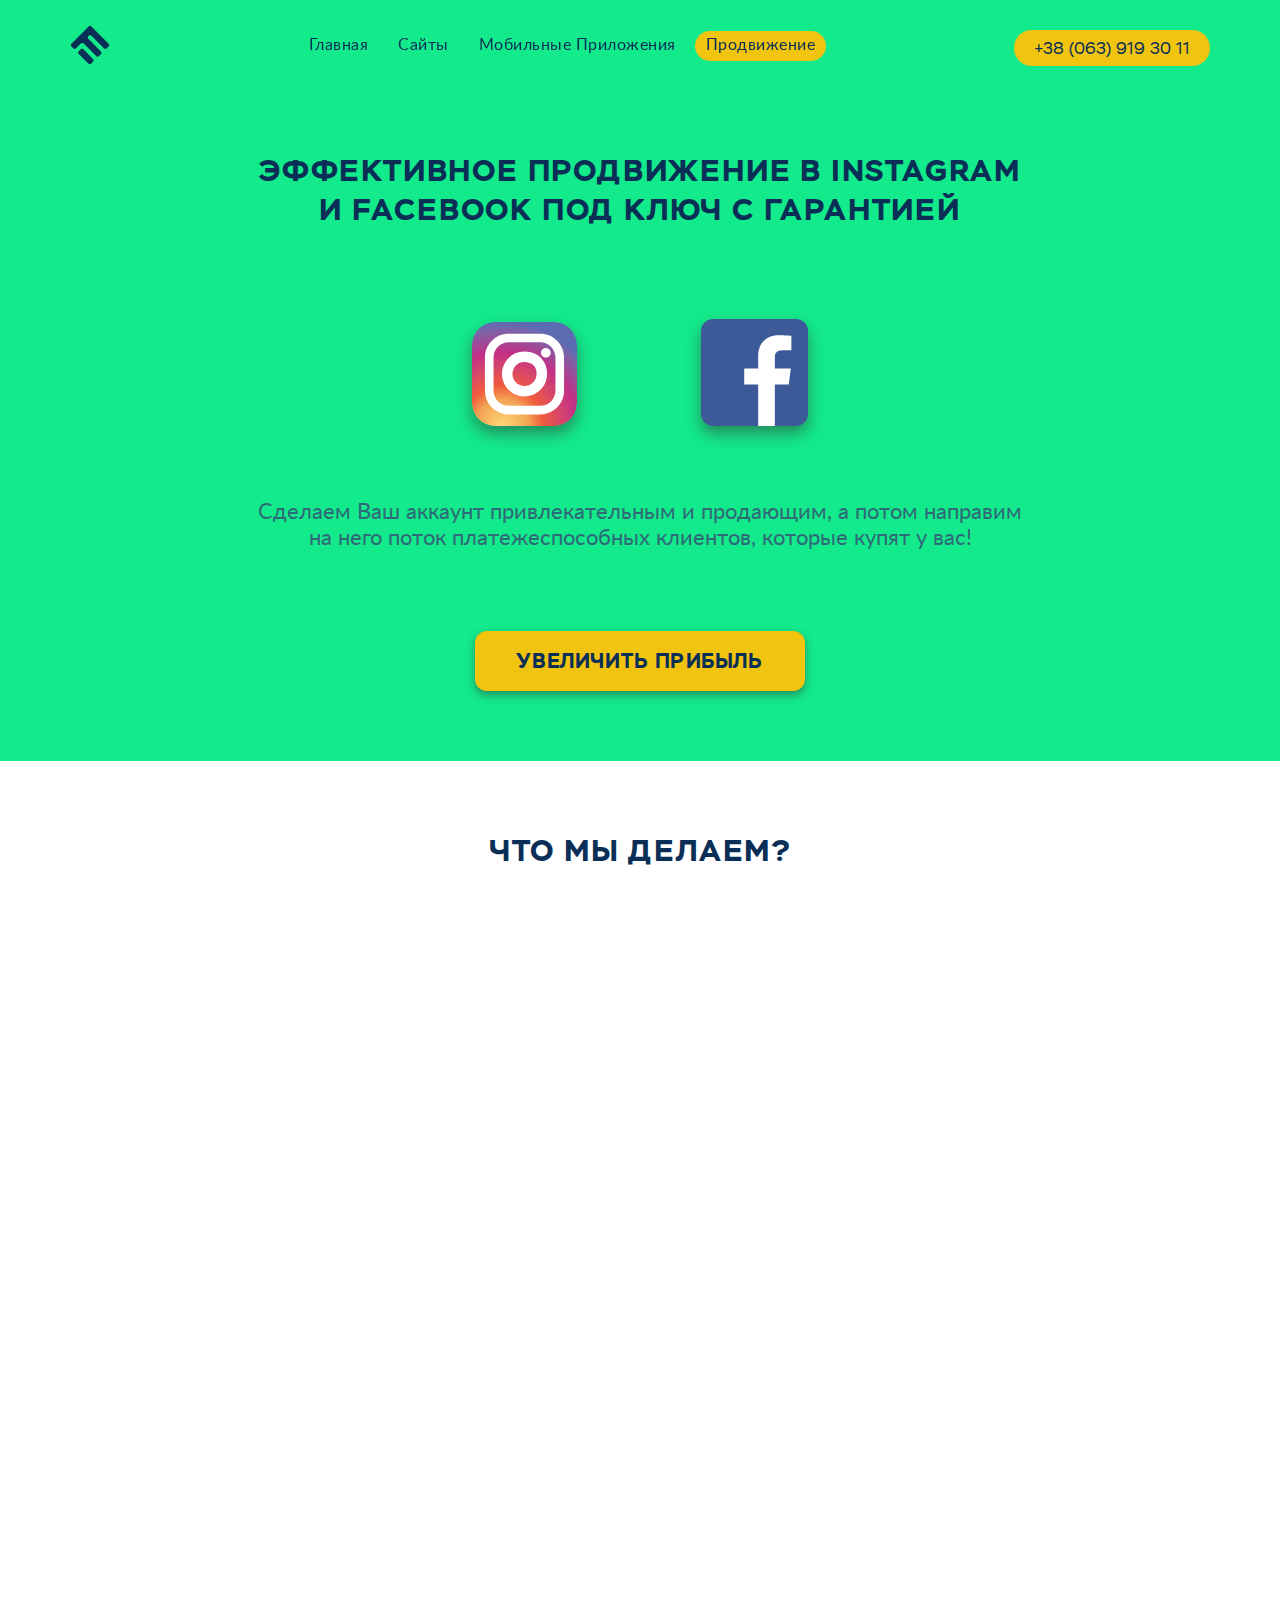
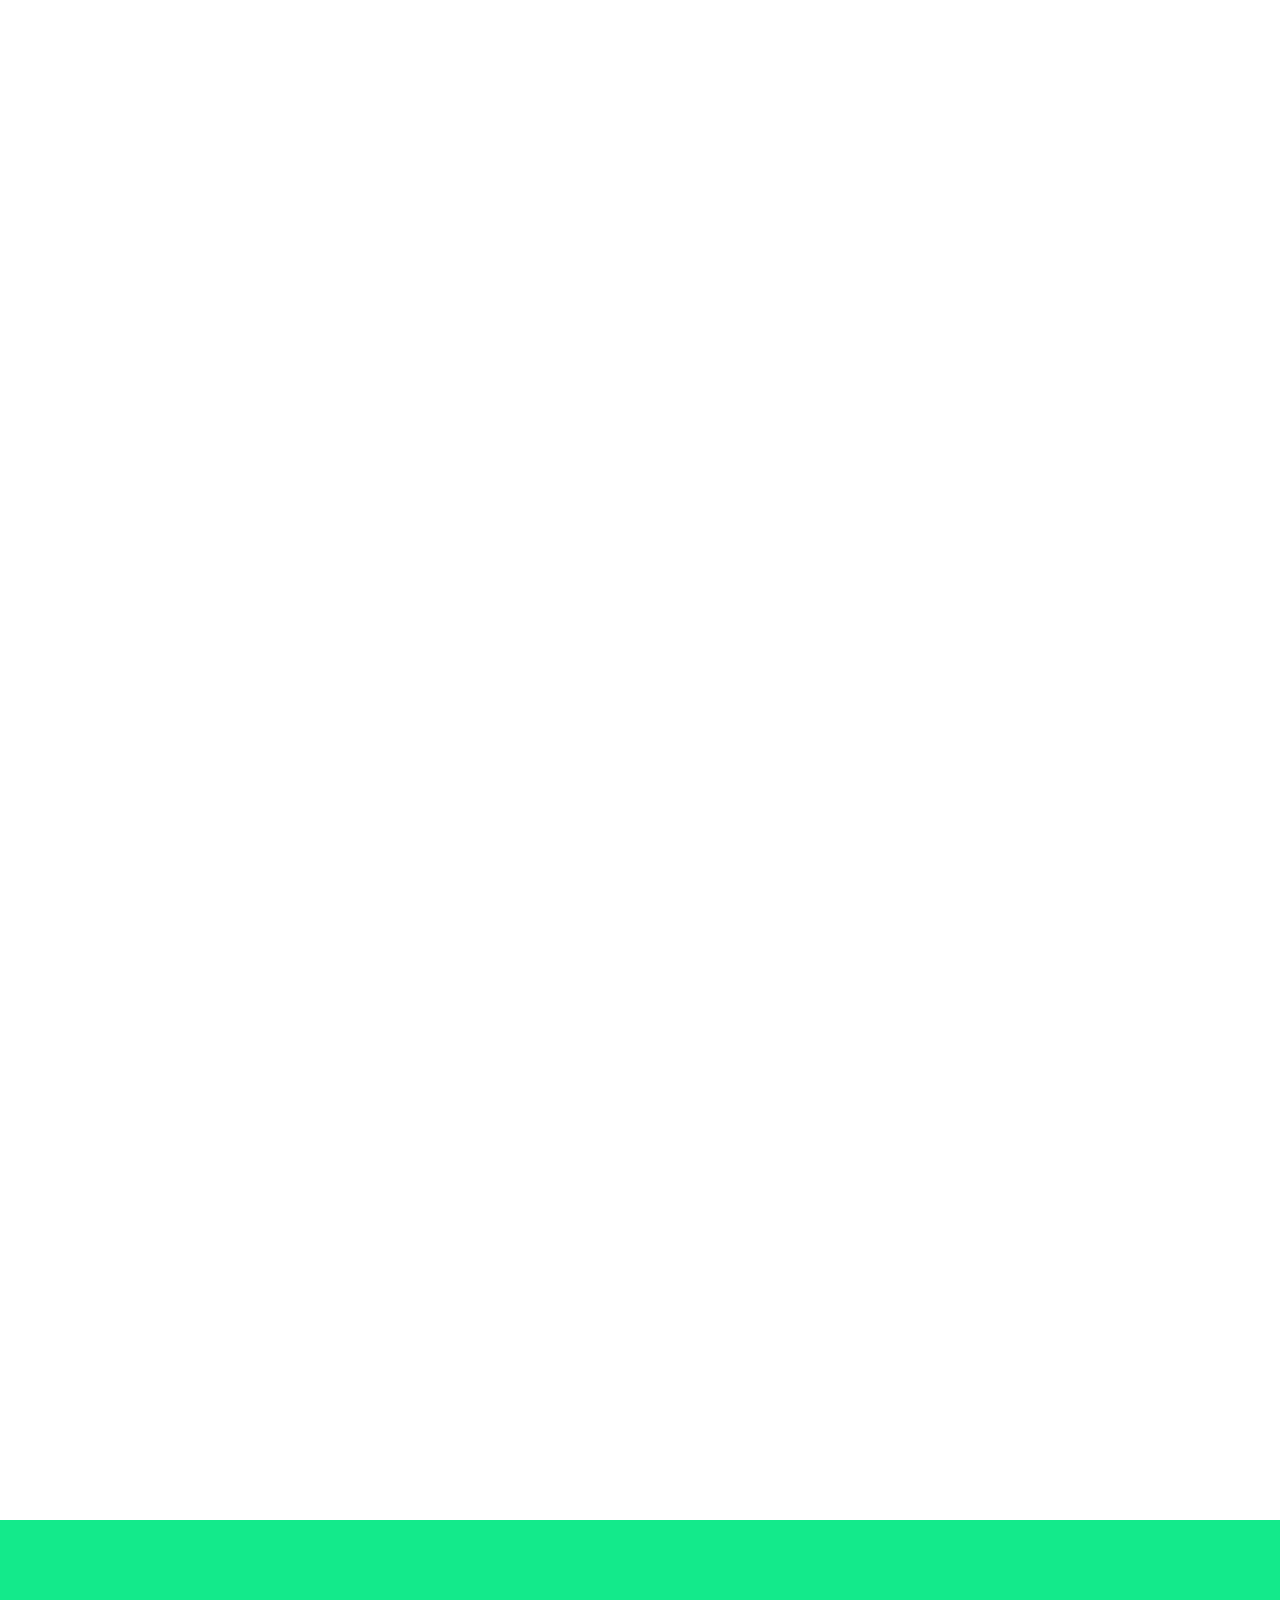
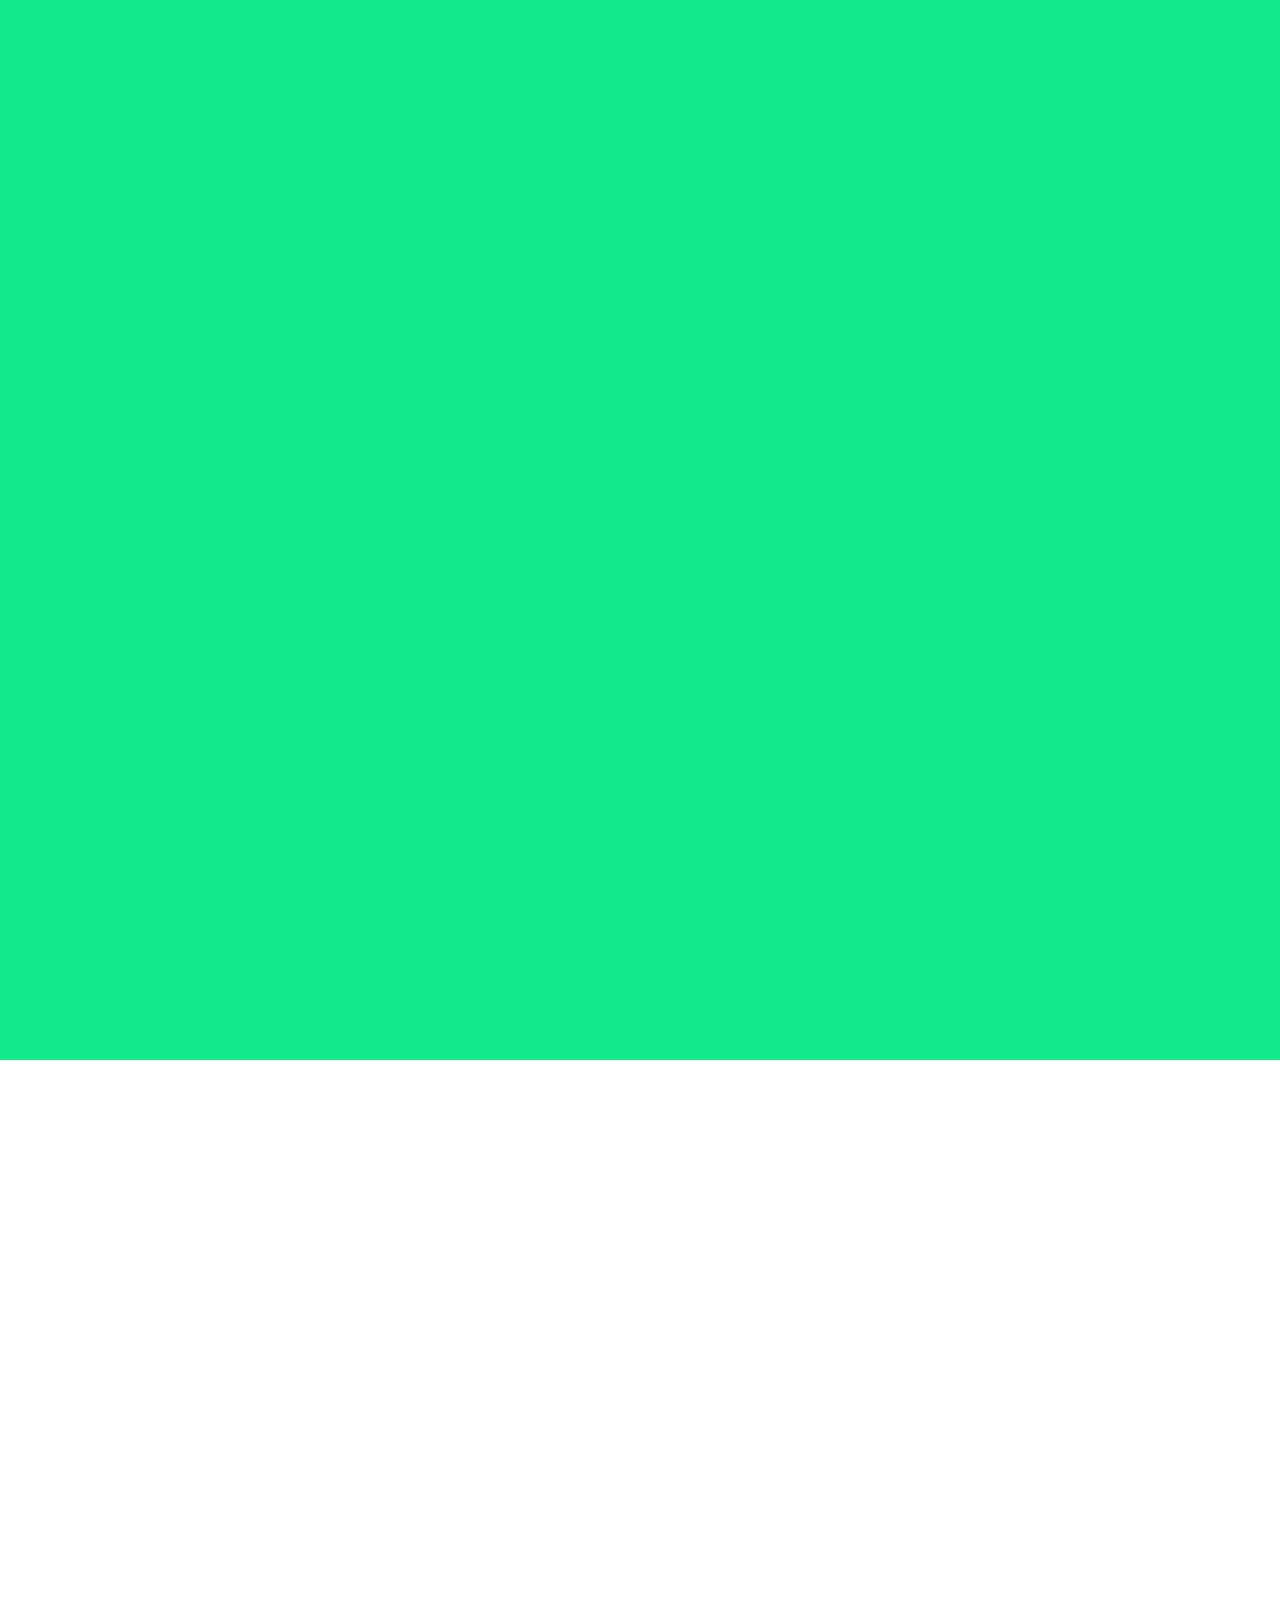
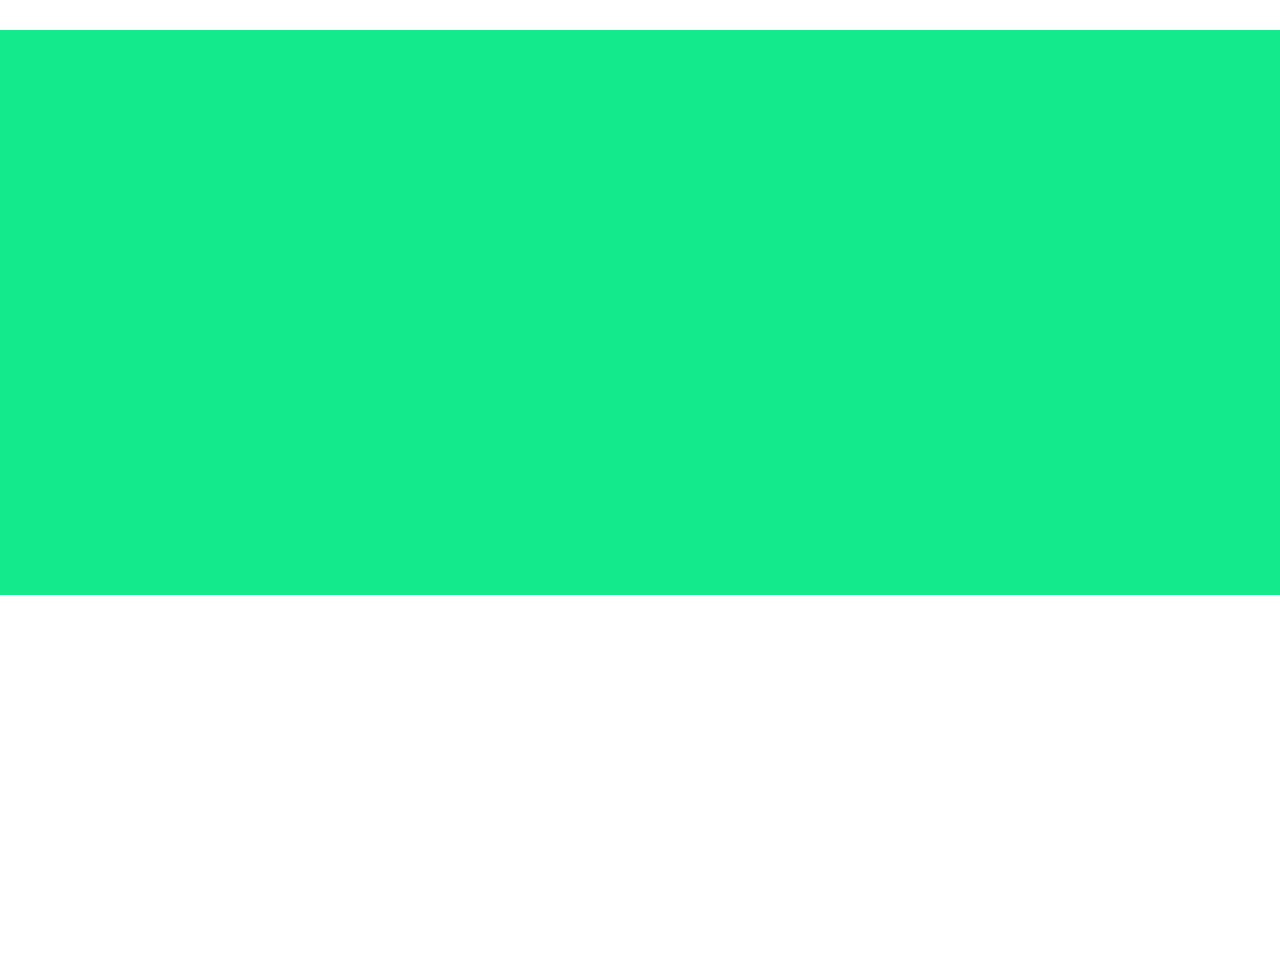
<file: insta-fb.html>
<!DOCTYPE html>
<html lang="en">
<head>
	<title>Эффективное продвижение в instagram и facebook под ключ с гарантией | Money Making Factory</title>
	<meta charset="UTF-8">
	<meta property="og:image" content="./images/ogimage.png"/>
	<meta name="description" content="Разработка Мобильных Приложений для Вашего бизнеса. Money Making Factory — Фабрика по Созданию Качественных IT Продуктов для увеличения прибыли и Развития Бизнеса в Интернете"/>
	<meta name="viewport" content="width=device-width, initial-scale=1"/>
	<link rel="apple-touch-icon" sizes="57x57" href="/images/favicon/apple-icon-57x57.png">
	<link rel="apple-touch-icon" sizes="60x60" href="/images/favicon/apple-icon-60x60.png">
	<link rel="apple-touch-icon" sizes="72x72" href="/images/favicon/apple-icon-72x72.png">
	<link rel="apple-touch-icon" sizes="76x76" href="/images/favicon/apple-icon-76x76.png">
	<link rel="apple-touch-icon" sizes="114x114" href="/images/favicon/apple-icon-114x114.png">
	<link rel="apple-touch-icon" sizes="120x120" href="/images/favicon/apple-icon-120x120.png">
	<link rel="apple-touch-icon" sizes="144x144" href="/images/favicon/apple-icon-144x144.png">
	<link rel="apple-touch-icon" sizes="152x152" href="/images/favicon/apple-icon-152x152.png">
	<link rel="apple-touch-icon" sizes="180x180" href="/images/favicon/apple-icon-180x180.png">
	<link rel="icon" type="images/png" sizes="192x192"  href="/images/favicon/android-icon-192x192.png">
	<link rel="icon" type="images/png" sizes="32x32" href="/images/favicon/favicon-32x32.png">
	<link rel="icon" type="images/png" sizes="96x96" href="/images/favicon/favicon-96x96.png">
	<link rel="icon" type="images/png" sizes="16x16" href="/images/favicon/favicon-16x16.png">
	<link rel="manifest" href="/images/favicon/manifest.json">
	<meta name="msapplication-TileColor" content="#ffffff">
	<meta name="msapplication-TileImage" content="/images/favicon/ms-icon-144x144.png">
	<meta name="theme-color" content="#ffffff">
	<link rel="stylesheet" href="css/bootstrap.min.css" >
	<link rel="stylesheet" href="css/style.css" type="text/css"/>
    <link rel="stylesheet" href="css/temp.css" type="text/css"/>
	<link rel="stylesheet" href="libs/jquery.form-sender/css/intlTelInput.css"/>
	<link rel="stylesheet" href="css/bootstrap-select.css"/>
	<link rel="stylesheet" href="css/animate.min.css"/>
	<link href="../lib/chat-ui.css" rel="stylesheet" media="all" />
    <script>
      (function(i,s,o,g,r,a,m){i['GoogleAnalyticsObject']=r;i[r]=i[r]||function(){
      (i[r].q=i[r].q||[]).push(arguments)},i[r].l=1*new Date();a=s.createElement(o),
      m=s.getElementsByTagName(o)[0];a.async=1;a.src=g;m.parentNode.insertBefore(a,m)
      })(window,document,'script','https://www.google-analytics.com/analytics.js','ga');

      ga('create', 'UA-92510287-7', 'auto');
      ga('send', 'pageview');
    </script>
</head>
<body>
    <!-- Yandex.Metrika counter -->
<script type="text/javascript">
   (function (d, w, c) {
       (w[c] = w[c] || []).push(function() {
           try {
               w.yaCounter43161004 = new Ya.Metrika({
                   id:43161004,
                   clickmap:true,
                   trackLinks:true,
                   accurateTrackBounce:true,
                   webvisor:true,
                   trackHash:true
               });
           } catch(e) { }
       });
       var n = d.getElementsByTagName("script")[0],
           s = d.createElement("script"),
           f = function () { n.parentNode.insertBefore(s, n); };
       s.type = "text/javascript";
       s.async = true;
       s.src = "https://mc.yandex.ru/metrika/watch.js";
       if (w.opera == "[object Opera]") {
           d.addEventListener("DOMContentLoaded", f, false);
       } else { f(); }
   })(document, window, "yandex_metrika_callbacks");
</script>
<noscript><div><img src="https://mc.yandex.ru/watch/43161004" style="position:absolute; left:-9999px;" alt="" /></div></noscript>
<!-- /Yandex.Metrika counter -->
<header>
	<div class="header">
		<div class="container">
			<a href="/">
				<div class="header__logo">
					<span></span>
				</div>
			</a>
			<div class="header__title-mob"></div>
			<div class="header__language">
				<a href="tel:+380639193011">+38 (063) 919 30 11</a>
			</div>
			<button type="button" class="navbar-toggle" data-toggle="collapse" data-target="#myNavbar">
				<span class="icon-bar"></span>
				<span class="icon-bar"></span>
				<span class="icon-bar"></span>
	      	</button>
			<div class="header__nav" >
				<div class="collapse navbar-collapse" id="myNavbar">
					<div class="navbar-collapse-layer"></div>
					<ul class="nav navbar-nav">
						<li>
							<a href="/">Главная</a>
						</li>
						<li>
							<a href="./sites.html">Сайты</a>
						</li>
						<li>
							<a href="./mobile.html">Мобильные Приложения</a>
						</li>
						<!-- <li>
							<a href="./auto.html">Автоматизация</a>
						</li> -->
						<li>
							<a href="#" class="active-page">Продвижение</a>
							<ul class="hidden-menu">
								<li><a href="./insta-fb.html">Instagram/Facebook</a></li>
								<li><a href="./advt.html">Контекстная реклама</a></li>
							</ul>
						</li>
					</ul>
					<ul class="header__socials">
						<li>
							<a href="https://t.me/vladislavromanov" class="telegram"></a>
						</li>
						<li>
							<a href="https://www.facebook.com/Money-Making-Studio-184751138694485/" class="facebook"></a>
						</li>
						<li>
							<a href="https://www.facebook.com/Money-Making-Studio-184751138694485/" class="vk"></a>
						</li>
					</ul>
					<ul class="header__contacts">
						<li>
							<a href="mailto:info@mmstudio.com.ua">info@mmstudio.com.ua</a>
						</li>
						<li>	
							<a href="tel:+380639193011">+380639193011</a>
						</li>
						<li>
							<a href="tel:+380685431005">+380685431005</a>
						</li>
					</ul>
				</div>
			</div>
		</div>
	</div>
</header>
<div class="content">
	<section class="insta-fb" id="insta-fb">
		<div class="container">
			<h1 class="title wow fadeIn" data-wow-delay="0.3s">ЭФФЕКТИВНОЕ ПРОДВИЖЕНИЕ В INSTAGRAM<br/>
И FACEBOOK ПОД КЛЮЧ С ГАРАНТИЕЙ</h1>
			<div class="insta-fb-blk wow fadeIn" data-wow-delay="0.5s">
				<img src="./images/insta-fb/insta.svg" alt="">
				<img src="./images/insta-fb/fb.svg" alt="">
			</div>	
			<p class="second-title wow fadeIn" data-wow-delay="0.5s">Сделаем Ваш аккаунт привлекательным и продающим, а потом направим <br/>на него поток платежеспособных клиентов, которые купят у вас!</p>
			
			<button class="btn main-btn wow fadeInUp" data-wow-delay="0.6s" data-toggle="modal" data-target="#modal-main" id="main-btn">Увеличить прибыль</button>		
		</div>
	</section>
	<section class="mobile-need insta-fb-we-do" id="insta-fb-we-do">
		<div class="container">
			<h1 class="title wow fadeIn" data-wow-delay="0.3s">ЧТО МЫ ДЕЛАЕМ?</h1>
			<ul class="row">
				<li class="col-lg-3 col-sm-6 col-xs-12 wow fadeInLeft" data-wow-delay="0.3s">
					<div class="mobile-need-box">
						<div class="mobile-need-box-img"></div>
						<p class="mobile-need-box-txt">Пишем продающий суперконтент</p>
					</div>
				</li>
				<li class="col-lg-3 col-sm-6 col-xs-12 wow fadeIn" data-wow-delay="0.6s">
					<div class="mobile-need-box">
						<div class="mobile-need-box-img"></div>
						<p class="mobile-need-box-txt">Публикуем огненный видеоконтент <br/>(посты, stories, live)</p>
					</div>
				</li>
				<li class="col-lg-3 col-sm-6 col-xs-12 wow fadeIn" data-wow-delay="0.6s">
					<div class="mobile-need-box">
						<div class="mobile-need-box-img"></div>
						<p class="mobile-need-box-txt">Работаем с многими блогерами и звездами</p>
					</div>
				</li>
				<li class="col-lg-3 col-sm-6 col-xs-12 wow fadeInRight" data-wow-delay="0.3s">
					<div class="mobile-need-box">
						<div class="mobile-need-box-img"></div>
						<p class="mobile-need-box-txt">Размещение в пабликах</p>
					</div>
				</li>
				<li class="col-lg-3 col-sm-6 col-xs-12 wow fadeInLeft" data-wow-delay="0.3s">
					<div class="mobile-need-box">
						<div class="mobile-need-box-img"></div>
						<p class="mobile-need-box-txt">Настраиваем таргетированую рекламу</p>
					</div>
				</li>
				<li class="col-lg-3 col-sm-6 col-xs-12 wow fadeIn" data-wow-delay="0.6s">
					<div class="mobile-need-box">
						<div class="mobile-need-box-img"></div>
						<p class="mobile-need-box-txt">Работаем под ключ</p>
					</div>
				</li>
				<li class="col-lg-3 col-sm-6 col-xs-12 wow fadeIn" data-wow-delay="0.6s">
					<div class="mobile-need-box">
						<div class="mobile-need-box-img"></div>
						<p class="mobile-need-box-txt">Проводим акции/розыгрыши</p>
					</div>
				</li>
				<li class="col-lg-3 col-sm-6 col-xs-12 wow fadeInRight" data-wow-delay="0.3s">
					<div class="mobile-need-box">
						<div class="mobile-need-box-img"></div>
						<p class="mobile-need-box-txt">Автоматизируем продвижение с помощью профессиональных сервисов</p>
					</div>
				</li>
			</ul>
		</div>
	</section>
	<section class="we-unique wow fadeIn" data-wow-delay="0.4s" id="we-unique">
		<div class="container">
			<ul class="row">
				<li class="col-md-4">
					<h1 class="wow fadeInLeft" data-wow-delay="0.3s">НАША УНИКАЛЬНОСТЬ</h1>
					<ul class="we-unique-list wow fadeInLeft" data-wow-delay="0.3s">
						<li>Неповторимое и безпроигрышное продвижение вашего бренда</li>
						<li>Первая в Украине студия, которая применяет стратегию раскрутки
		- Instagram + Facebook</li>
						<li>Первые продажи уже через 2 недели!</li>
						<li>Более 3-х лет мы применяли Instagram и Facebook для своих компаний и знаем всю "внутреннюю кухню"</li>
					</ul>
				</li>
				<li class="col-md-4">
					<img src="./images/insta-fb/we-unique-background.png" class="wow fadeIn" data-wow-delay="0.6s" alt=""/>
				</li>
				<li class="col-md-4">
					<div class="we-unique-text wow fadeInRight" data-wow-delay="0.3s">
						<p>Пока ваши конкуренты думают, что <span>Instagram</span> и <span>Facebook</span> — это бесполезные селфи и фото еды, вы создадите мощный рекламный канал и настроите постоянный поток заявок!</p>
					</div>
				</li>
			</ul>
		</div>
	</section>
	<section class="super-action" id="super-action">
		<div class="container">
			<h1 class="title wow fadeIn" data-wow-delay="0.6s">СУПЕР АКЦИЯ</h1>
			<ul class="row">
				<li class="col-sm-6">
					<p class="wow fadeIn" data-wow-delay="0.25s">Закажите продвижение вашей мечты сейчас и получите прирост клиентов в 2 уже завтра! </p>
					<div class="green-plus-wrapper wow fadeIn" data-wow-delay="0.5s">
						<span class="green-plus"></span>
						<span class="green-plus"></span>
					</div>
					<p class="wow fadeIn" data-wow-delay="0.75s">Одна публикация в профиле знаменитого блогера в <span>ПОДАРОК</span>!</p>
				</li>
				<li class="col-sm-6">
					<form id="order-form" data-title="Заявка на сайте" data-order-form>
					 	<div class="form-group wow fadeIn" data-wow-delay="0.25s">
							<input type="name" class="form-control" type="text" id="name" placeholder="Имя" data-title="Имя" data-is-included="true" required/>
					    </div>
					    <div class="form-group wow fadeIn" data-wow-delay="0.5s">
							<input type="tel" class="form-control" id="tel" data-title="Телефон" placeholder="Телефон" data-is-included="true" required/>
					    </div>
					    <div class="form-group wow fadeIn" data-wow-delay="0.75s">
							<input type="email" class="form-control" id="email" placeholder="Email" data-title="Email" data-is-included="true" requireds/>
					    </div>
					    <button type="submit" class="btn green-btn wow fadeInUp" data-wow-delay="1s">Получить клиентов!</button>
					</form>
				</li>
			</ul>
			<div class="super-action-timer wow fadeInUp" data-wow-delay="0.6s">
				<p>До конца акции осталось : <span id="clockdiv"></span></p>
			</div>
		</div>	
	</section>
<!-- 	<section class="bloggers" id="bloggers">
		<div class="container">
			<h1 class="title wow fadeIn" data-wow-delay="0.6s">БЛОГЕРЫ</h1>
			<p class="second-title wow fadeIn" data-wow-delay="0.9s">с которыми мы сотрудничаем</p>
			<ul class="row">
				<li class="col-md-4">
					<div class="bloggers-box wow fadeInLeft" data-wow-delay="0.3s"">
						<img src="./images/insta-fb/blogger-1.png" class="bloggers-box-photo" alt="keddr">
						<p class="bloggers-box-name">Keddr</p>
						<p class="bloggers-box-subscribers">394 тыс. подписчиков</p> -->
						<!-- <a href="#"><img src="./images/insta-fb/youtube.png" width="34px" height="24px" class="bloggers-box-social"/>Keddr.com</a> -->
<!-- 					</div>
				</li>
				<li class="col-md-4">
					<div class="bloggers-box wow fadeIn" data-wow-delay="0.6s">
						<img src="./images/insta-fb/blogger-2.png" class="bloggers-box-photo" alt="kyivstoner">
						<p class="bloggers-box-name">Корреспондент радужный</p>
						<p class="bloggers-box-subscribers">401 тыс. подписчиков</p> -->
						<!-- <a href="#"><img src="./images/insta-fb/insta.svg" width="24px" height="24px" class="bloggers-box-social"/>@kyivstoner</a> -->
<!-- 					</div>
				</li>
				<li class="col-md-4">
					<div class="bloggers-box wow fadeInRight" data-wow-delay="0.3s">
						<img src="./images/insta-fb/blogger-3.png" class="bloggers-box-photo" alt="Zoe Sugg">
						<p class="bloggers-box-name">Zoe Sugg</p>
						<p class="bloggers-box-subscribers">11.1 млн подписчиков</p> -->
						<!-- <a href="#"><img src="./images/insta-fb/insta.svg" width="24px" height="24px" class="bloggers-box-social"/>@zoella</a> -->
<!-- 					</div>
				</li>
			</ul>
		</div>
	</section> -->
	<!-- <section class="work-account" id="work-account">
		<div class="container">
			<h1 class="title wow fadeIn" data-wow-delay="0.6s">Кто будет работать над Вашим аккаунтом?</h1>
			<ul class="row">
				<li class="col-md-3 col-sm-6">
					<div class="work-account-box wow fadeInLeft" data-wow-delay="0.6s">
						<img src="./images/insta-fb/work-account-1.png" class="work-account-box-photo" alt="">
						<p class="work-account-box-name">Вася</p>
						<p class="work-account-box-post">Должность</p>
					</div>
				</li>
				<li class="col-md-3 col-sm-6">
					<div class="work-account-box wow fadeInLeft" data-wow-delay="0.3s">
						<img src="./images/insta-fb/work-account-2.png" class="work-account-box-photo" alt="">
						<p class="work-account-box-name">Никанор</p>
						<p class="work-account-box-post">Должность</p>
					</div>
				</li>
				<li class="col-md-3 col-sm-6">
					<div class="work-account-box wow fadeInRight" data-wow-delay="0.3s">
						<img src="./images/insta-fb/work-account-3.png" class="work-account-box-photo" alt="">
						<p class="work-account-box-name">Дунька</p>
						<p class="work-account-box-post">Должность</p>
					</div>
				</li>
				<li class="col-md-3 col-sm-6">
					<div class="work-account-box wow fadeInRight" data-wow-delay="0.6s">
						<img src="./images/insta-fb/work-account-4.png" class="work-account-box-photo" alt="">
						<p class="work-account-box-name">Грыня</p>
						<p class="work-account-box-post">Должность</p>
					</div>
				</li>
			</ul>
		</div>
	</section> -->
	<section class="our-rates" id="our-rates">
		<div class="container">
			<h1 class="title wow fadeIn" data-wow-delay="0.6s">Тарифы</h1>
			<ul class="row">
				<li class="col-md-4">
					<div class="our-rates-box wow fadeIn" data-wow-delay="0.3s">
						<p class="our-rates-box-title wow fadeIn" data-wow-delay="0.6s">"МИНИМАЛЬНЫЙ"</p>
						<ul class="our-rates-box-list wow fadeIn" data-wow-delay="0.9s">
							<li>Привлечение в аккаунт подписчиков из числа платежеспособной целевой аудитории</li>
							<li>В подарок: Оформление продающего аватара, названия и описания страницы</li>
						</ul>
						<p class="our-rates-box-price wow fadeIn" data-wow-delay="1s">Стоимость: $169</p>
						<button class="btn main-btn wow fadeInUp" data-wow-delay="0.6s" data-toggle="modal" data-target="#modal-main" id="main-btn">Заказать</button>	
					</div>
				</li>
				<li class="col-md-4">
					<div class="our-rates-box wow fadeIn" data-wow-delay="0.3s">
						<p class="our-rates-box-title wow fadeIn" data-wow-delay="0.6s">"ОПТИМАЛЬНЫЙ"</p>
						<ul class="our-rates-box-list wow fadeIn" data-wow-delay="0.9s">
							<li>Привлечение в аккаунт подписчиков из числа платежеспособной целевой аудитории</li>
							<li>Оформление продающего аватара, названия и описания страницы</li>
							<li>Разработка стилистики аккаунта и плана публикаций на месяц</li>
							<li>Съемка фото и видео для ежедневных публикаций (в отдельных случаях возможно частичное использование фотографий собственника)</li>
							<li>Ежедневное обновление профиля в самое правильное время</li>
						</ul>
						<span class="our-rates-box-top-sales wow fadeIn" data-wow-delay="1s">Выбор большинства!</span>
						<p class="our-rates-box-price wow fadeIn" data-wow-delay="1.2s">Стоимость: $269</p>
						<button class="btn main-btn wow fadeInUp" data-wow-delay="0.6s" data-toggle="modal" data-target="#modal-main" id="main-btn">Заказать</button>	
					</div>
				</li>
				<li class="col-md-4">	
					<div class="our-rates-box wow fadeIn" data-wow-delay="0.3s">
						<p class="our-rates-box-title wow fadeIn" data-wow-delay="0.6s">"МАКСИМАЛЬНЫЕ ВОЗМОЖНОСТИ"</p>
						<ul class="our-rates-box-list wow fadeIn" data-wow-delay="0.9s">
							<li>Привлечение в аккаунт подписчиков из числа платежеспособной целевой аудитории</li>
							<li>Оформление продающего аватара, названия и описания страницы</li>
							<li>Разработка стилистики аккаунта и плана публикаций на месяц</li>
							<li>+Съемка фото и видео для ежедневных публикаций (в отдельных случаях возможно частичное использование фотографий собственника)</li>
							<li>Ежедневное обновление профиля в самое правильное время</li>
							<li>Детальная эффективная настройка официальной рекламы в инстаграм*</li>
							<li>Закупка рекламы у сторонних аккаунтов*</li>
							<li>Работа с лидерами мнений*</li>
							<li>Разработка дополнительных нестандартных механик продвижения*</li>
						</ul>
						<p class="our-rates-box-price wow fadeIn" data-wow-delay="1s">Стоимость: $449</p>
						<button class="btn main-btn wow fadeInUp" data-wow-delay="0.6s" data-toggle="modal" data-target="#modal-main" id="main-btn">Заказать</button>	
					</div>
				</li>
			</ul>
		</div>
	</section>
	<section class="insta-fb-description" id="insta-fb-description">
		<div class="container">
			<p class="wow fadeIn" data-wow-delay="0.6s"><span>Продвижение в Instagram и Facebook</span> – эффективный инструмент привлечения клиентов. Только представьте, сколько пользователей интернета ежедневно узнают информацию о новых товарах, услугах, продуктах, акциях и скидках из популярных социальных медиа. Часть из них – могут стать вашими клиентами уже сегодня! SMM-маркетинг поможет вашей компании заявить о себе, рассказать о продукте или услуге тысячам пользователей популярных соцсетей, сформировать положительный имидж фирмы.</p>
			<!-- <ul class="row"> -->
				<!-- <li class="col-md-6"> -->
					<form class="wow fadeInUp" data-wow-delay="0.6s" id="order-form" data-title="Заявка на сайте" data-order-form>
					    <div class="form-group clearfix">
							<input type="tel" class="form-control" style="float: left" id="tel" data-title="Телефон" placeholder="Телефон" data-is-included="true" required/>
							<button type="submit" class="btn green-btn wow fadeInUp" data-wow-delay="0.6s">Получить советы!</button>
					    </div>
					</form>
				</li>
			<!-- 	<li class="col-md-6">
					<button type="submit" class="btn green-btn wow fadeInUp" data-wow-delay="0.6s">Получить советы!</button>
				</li> -->
			<!-- </ul> -->
		</div>
	</section>
	<section class="questions" id="auestions">
		<div class="container">
			<ul class="row">
				<li class="col-md-12">
				<h1 class="title wow fadeIn" data-wow-delay="0.6s">Закажите продвижение прямо сейчас и удвойте вашу прибыль !</h1>
					<div class="questions-left">
						<form id="order-form" data-title="Заявка на сайте" data-order-form>
						 	<div class="form-group wow fadeIn" data-wow-delay="0.6s">
								<label for="name">ИМЯ / НАЗВАНИЕ КОМПАНИИ</label>
								<input type="name" class="form-control" type="text" id="name" name="name" data-title="Имя" data-is-included="true" required/>
						    </div>
						    <div class="form-group wow fadeIn" data-wow-delay="0.75s">
								<label for="tel">Телефон</label>
								<input type="tel" class="form-control" id="tel" name="tel" data-title="Телефон" data-is-included="true" required/>
						    </div>
						    <div class="form-group wow fadeIn" data-wow-delay="0.9s">
								<label for="email">Email</label>
								<input type="email" class="form-control" id="email" name="email" data-title="Email" data-is-included="true" requireds/>
						    </div>
						    <button type="submit" class="btn main-btn wow fadeInUp" data-wow-delay="1s">Удвоить!</button>
						</form>
					</div>	
				</li>
			</ul>
		</div>
	</section>
</div>
<footer>
	<div class="footer">
		<div class="container">
			<div class="footer-center">
				<h6 class="wow fadeIn" data-wow-delay="0.3s">Money Making — набор ключевых действий, способных принести компании деньги.</h6>
				<p class="wow fadeIn" data-wow-delay="0.4s">Перед собой мы ставим задачи комплексно изучить бизнес клиента и найти те точки приложения усилий, что приведут к максимальному масштабированию и взрывному росту.</p>
				<button class="btn green-btn wow fadeInUp" data-wow-delay="0.5s" data-toggle="modal" data-target="#modal-main" id="main-btn">Связаться с нами</button>
			</div>
			<div class="footer-left wow fadeInLeft" data-wow-delay="0.25s">
				<div class="footer-left__contacts">
					<div class="footer-left__contacts-img"></div>	
					<div class="footer-left__contacts-txt">
						<h5>Контакты:</h5>
						<ul>
							<li><a href="tel:+380639193011">+380639193011</a></li>
							<li><a href="tel:+380685431005">+380685431005</a></li>
							<li><a href="mailto:info@mmstudio.com.ua">info@mmstudio.com.ua</a></li>
						</ul>
					</div>	
				</div>
				<div class="footer-left__address">
					<h5>Адрес:</h5>
					<!-- <p>Харьков пл. Защитников Украины, 7/8 <br/> Киев, ул.Рыбальская, 22</p> -->
					<p>Харьков пл. Защитников Украины, 7/8</p>
				</div>
			</div>
			<div class="footer-right">
				<a href="http://mmstudio.com.ua" class="footer-right__copyright wow fadeInRight" data-wow-delay="0.3s">
					<span class="footer-logo"></span>
					<p>Money Making<br>Factory<br><span>2017</span></p>
				</a>	
				<ul class="footer-right__socials">
					<li class="wow fadeInUp" data-wow-delay="0.3s"><a href="https://t.me/vladislavromanov" class="telegram"></a></li>
					<li class="wow fadeInUp" data-wow-delay="0.6s"><a href="https://www.facebook.com/Money-Making-Studio-184751138694485/" class="facebook"></a></li>
					<li class="wow fadeInUp" data-wow-delay="0.9s"><a href="https://vk.com/moneymakingstudio" class="vk"></a></li>
				</ul>
			</div>
		</div>
	</div>	
</footer>
<!-- =====================BUTTON-TO-TOP======================== -->
<a id="back-to-top" href="#" class="btn btn-primary back-to-top" role="button" title="Click to return on the top page" data-toggle="tooltip" data-placement="left"><span class="glyphicon glyphicon-chevron-up"></span></a>
<!-- ===============MODAL-ONLY==================== -->
<!--============ MODAL-MAIN ============-->
<div id="modal-main" class="modal fade" role="dialog">
	<div class="modal-dialog">
	    <div class="modal-content">
	    	<div class="modal-header">
	    		<button type="button" class="close" data-dismiss="modal">
	    			<span class="close-bar"></span>
	    			<span class="close-bar"></span>
	    		</button>
	        	<h4 class="modal-title">Оставьте заявку прямо сейчас</h4>
	      	</div>
	      	<div class="modal-body">
				<form id="order-form" data-title="Заявка на сайте" data-order-form>
					<div class="input-wrapper">
						<input class="form-control input-contacts" type="text" name="name" placeholder="Имя" data-title="Имя" data-is-included="true" required/>
					</div>
					<div class="input-wrapper">
						<input class="form-control input-contacts" type="tel" name="phone" placeholder="+380" data-title="Телефон" data-is-included="true" required/>
					</div>
					<div class="input-wrapper">
						<input class="form-control input-contacts" type="email" name="email" placeholder="Email" data-title="Email" data-is-included="true" required/>
					</div>
					<select class="selectpicker custom-picker" id="select" name="site" data-is-included="true" data-title="Сайт">
						<option value="1" selected>Landing Page</option>
						<option value="2">Интернет-магазин</option>
						<option value="3">Корпоративный сайт</option>
						<option value="4">Instagram/Facebook</option>
						<option value="5">Контекстная реклама</option>						
					</select>
					<div class="radio-wrapper" id="radio-wrapper-1">
						<span>Бюджет:</span>
						<input type="radio" class="radio" id="radio-money-1" value="От $1000" name="radio" data-title="Бюджет" checked="checked"/>
						<label for="radio-money-1">От $1000</label>
						<input type="radio" class="radio" id="radio-money-2" value="До $5000" name="radio" data-title="Бюджет"/>
						<label for="radio-money-2">До $5000</label>
						<input type="radio" class="radio" id="radio-money-3" value="От $10000" name="radio" data-title="Бюджет"/>
						<label for="radio-money-3">От $10000</label>
				    </div>
					<div class="radio-wrapper" id="radio-wrapper-2" style="display:none">
						<span>Бюджет:</span>
						<input type="radio" class="radio" id="radio-money-4" value="От $1000" name="radio" data-title="Бюджет"/>
						<label for="radio-money-4">От $1000</label>
						<input type="radio" class="radio" id="radio-money-5" value="До $5000" name="radio" data-title="Бюджет"/>
						<label for="radio-money-5">До $5000</label>
						<input type="radio" class="radio" id="radio-money-6" value="От $10000" name="radio" data-title="Бюджет"/>
						<label for="radio-money-6">От $10000</label>
				    </div>
					<div class="radio-wrapper" id="radio-wrapper-3" style="display:none">
						<span>Бюджет:</span>
						<input type="radio" class="radio" id="radio-money-7" value="От $1000" name="radio" data-title="Бюджет"/>
						<label for="radio-money-7">От $1000</label>
						<input type="radio" class="radio" id="radio-money-8" value="До $5000" name="radio" data-title="Бюджет"/>
						<label for="radio-money-8">До $5000</label>
						<input type="radio" class="radio" id="radio-money-9" value="От $10000" name="radio" data-title="Бюджет"/>
						<label for="radio-money-9">От $10000</label>
				    </div>
				    <div class="radio-wrapper" id="radio-wrapper-4" style="display:none">
						<span>Бюджет:</span>
						<input type="radio" class="radio" id="radio-money-10" value="$169" name="radio" data-title="Бюджет"/>
						<label for="radio-money-10">$169</label>
						<input type="radio" class="radio" id="radio-money-11" value="$269" name="radio" data-title="Бюджет"/>
						<label for="radio-money-11">$269</label>
						<input type="radio" class="radio" id="radio-money-12" value="$449" name="radio" data-title="Бюджет"/>
						<label for="radio-money-12">$449</label>
				    </div>
				    <div class="radio-wrapper" id="radio-wrapper-5" style="display:none">
						<span>Бюджет:</span>
						<input type="radio" class="radio" id="radio-money-13" value="$169" name="radio" data-title="Бюджет"/>
						<label for="radio-money-13">$169</label>
						<input type="radio" class="radio" id="radio-money-14" value="$269" name="radio" data-title="Бюджет"/>
						<label for="radio-money-14">$269</label>
						<input type="radio" class="radio" id="radio-money-15" value="$449" name="radio" data-title="Бюджет"/>
						<label for="radio-money-15">$449</label>
				    </div>
				    <div class="checkbox-wrapper">
				    	<textarea name="message" placeholder="Введите ваше сообщение..." id="checkbox-textarea" data-title="Сообщение" data-is-included="true"></textarea>
				    	<div class="checkbox-wrapper-inner">
							<p id="checkbox-txt">Оставьте комментарий?</p>
							<input type="checkbox" class="checkbox" id="checkbox"/>
							<label for="checkbox"></label>
						</div>
					</div>
					<button type="submit" class="btn green-btn">Увеличить прибыль</button>
				</form>
	      	</div>
			<div class="modal-footer">
				<p>Получите 100$ грн при заказе настройки контекстной рекламы</p>
			</div>
	    </div>
	</div>
</div>
<!-- ========================POPUP-THANKS-ORDER======================= -->
<div id="order-thanks-popup" class="modal fade" role="dialog">
	<div class="modal-dialog comment-modal">
	    <div class="modal-content">
			<div class="modal-header">
				<h4>Заявка отправлена!</h4>
			</div>
			<div class="modal-body">
				Заявка успешно отправлена. Наш менеджер свяжется с Вами для завершения заказа.
			</div>
	    </div>
	</div>
</div>
<script src="js/jquery1.12.4.jquery.min.js"></script>
<script src="js/bootstrap.min.js"></script>
<script src="js/main.js"></script>
<script src="js/slick.min.js"></script>
<script src="libs/jquery.form-sender/jquery.form-sender.js"></script>
<script src="libs/jquery.form-sender/intlTelInput.js"></script>
<script src="js/bootstrap-select.js"></script>
<script src="js/wow.min.js"></script>
<script type="text/javascript">
	wow = new WOW(
      {
      boxClass:     'wow',      // default
      animateClass: 'animated', // default
      offset:       0,          // default
      mobile:       true,       // default
      live:         true        // default
    }
    )
    wow.init();
</script>
<script type="text/javascript">
	$("input[name=phone]").intlTelInput({
	   initialCountry: "ua",
	   nationalMode: false,
	   formatOnDisplay: true,
	   utilsScript: "libs/jquery.form-sender/utils.js",
	   preferredCountries: ['ua', 'ru', 'by'],
	});
	var _emailStyle = {
		header: {
			background_color: "f3f3f3",
			color: "3579eb"
		},
		body: {
			background_color: "f3f3f3",
			color: "000000"
		},
		footer: {
			background_color: "f3f3f3",
			color: "3579eb"
		}
	};
	FormSender.initSettings({
		dir: "libs/jquery.form-sender/",
		clearFields: false
	});
	var loading = function() {
		$("#order-thanks-popup .modal-header h4").html("Обработка");
		$("#order-thanks-popup .modal-body").html("<object data=\"/images/loader.svg\" class=\"loader\" type=\"image/svg+xml\" id=\"svg1\"></object>");
		$('#order-thanks-popup').modal("show");
	}
	FormSender.registerForm({
		id: "order-form",
		emailStyle: _emailStyle,
		onSuccess: function(json) {
			$('#modal-main').modal("hide");
			$("#order-thanks-popup .modal-header h4").html("Заявка отправлена");
			$("#order-thanks-popup .modal-body").html("Заявка успешно отправлена. Наш менеджер свяжется с Вами для завершения заказа.");
		},
		onError: function(json) {
			$("#order-thanks-popup .modal-header h4").html("Ошибка");
			$("#order-thanks-popup .modal-body").html("Произошла ошибка при отправке заявки. Пожалуйста, попробуйте отправить заявку еще раз.");
		},
		onWait: function() {
			loading();
		}
	});
	$('input[name=phone]').keyup(function() {
		if ($(this).intlTelInput("isValidNumber")) {
			$(this).removeClass("input-invalid");
			$(this).addClass("input-valid");
		} else {
			$(this).removeClass("input-valid");
			$(this).addClass("input-invalid");
		}
	});
</script>
<script type="text/javascript">
	var today = new Date();
	var now = today.getDate();
	var year = today.getYear();
	if (year < 2000) year += 1900;
	var month = today.getMonth();

	var monarr = new Array(31, 28, 31, 30, 31, 30, 31, 31, 30, 31, 30, 31);

	if (((year % 4 == 0) && (year % 100 != 0)) || (year % 400 == 0)) monarr[1] = "29";

	function num2str(n, text_forms) {
		n = Math.abs(n) % 100;
		var month  = n % 10;
	    if (n > 10 && n < 20) {
	        return text_forms[2];
	    }
	    if (month > 1 && month  < 5) {
	        return text_forms[1];
	    }
	    if (month == 1 && month == 31) {
	        return text_forms[0];
	    }
	    return text_forms[2];
	}
	var clock = document.getElementById('clockdiv');
	clock.innerHTML = (monarr[month]-now) + ' ' + num2str(monarr[month]-now, ['день', 'дня', 'дней']);
</script>
</body>
</html>
</file>
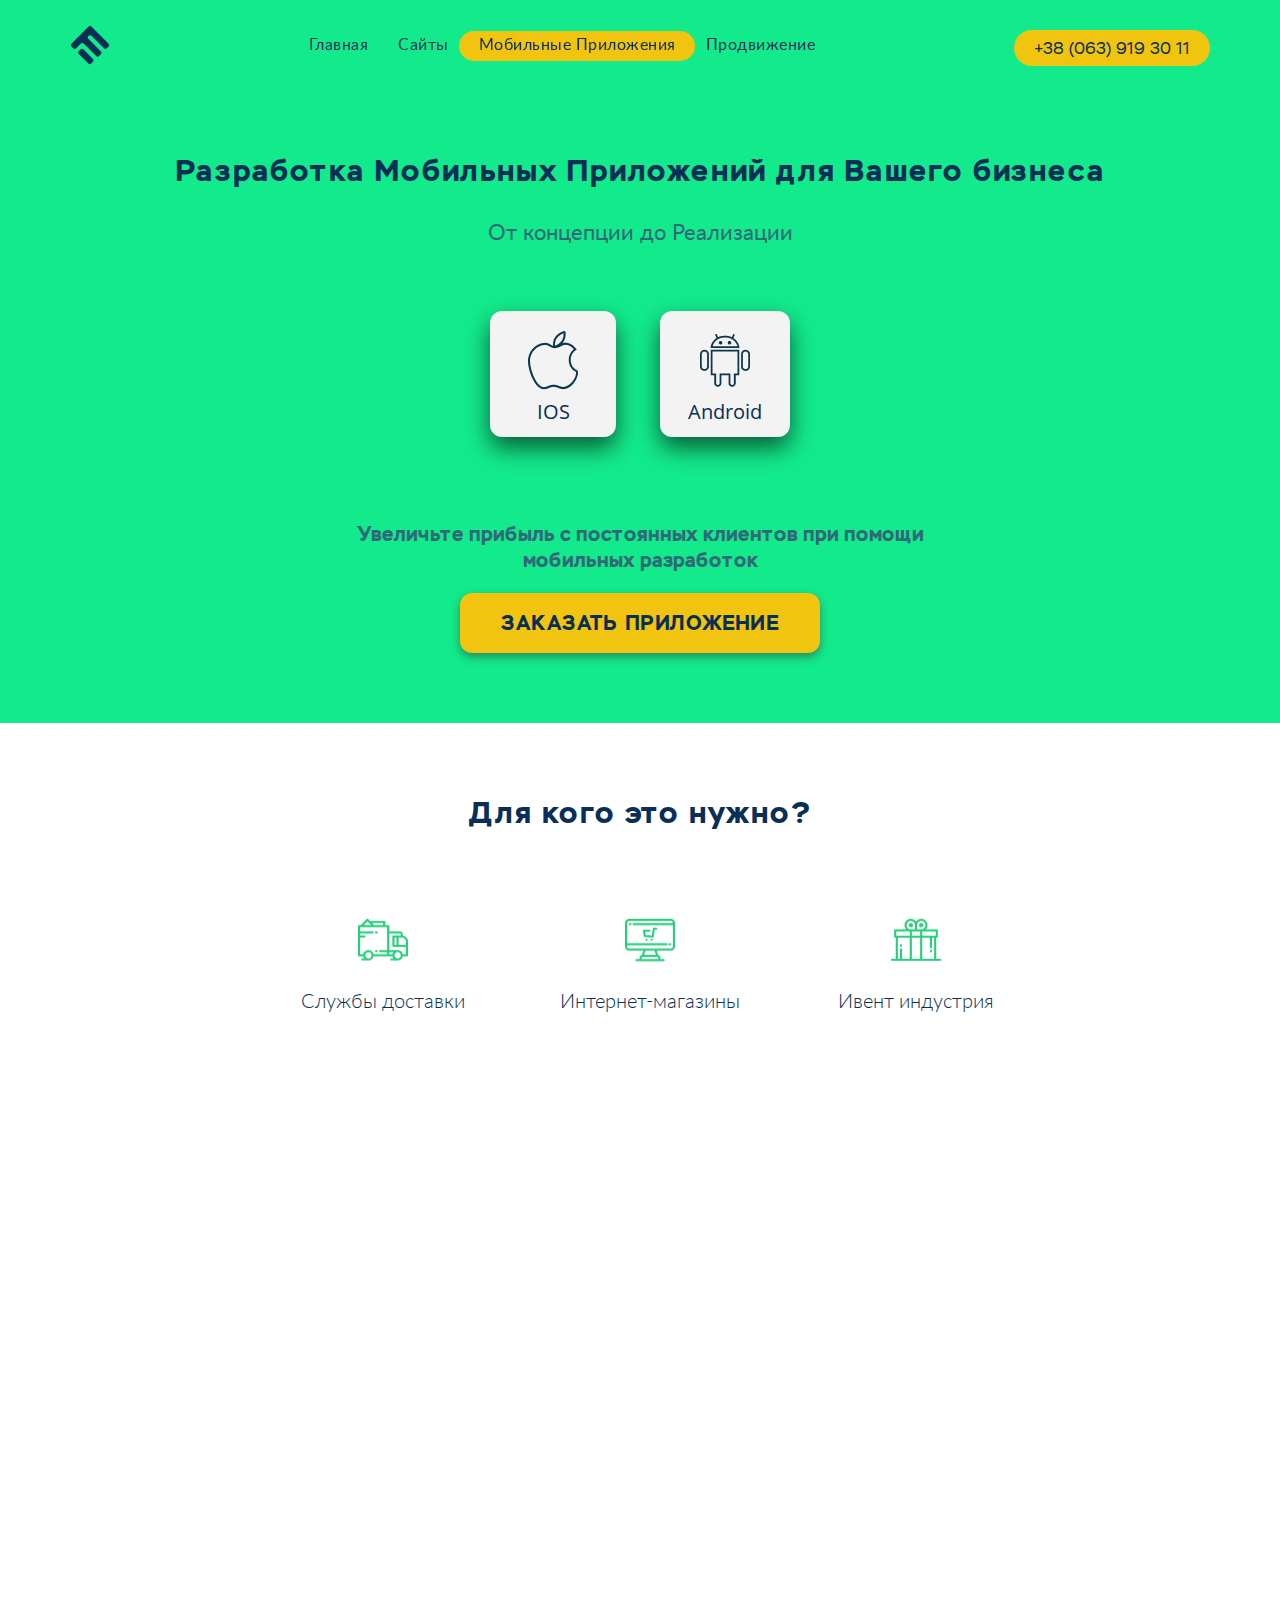
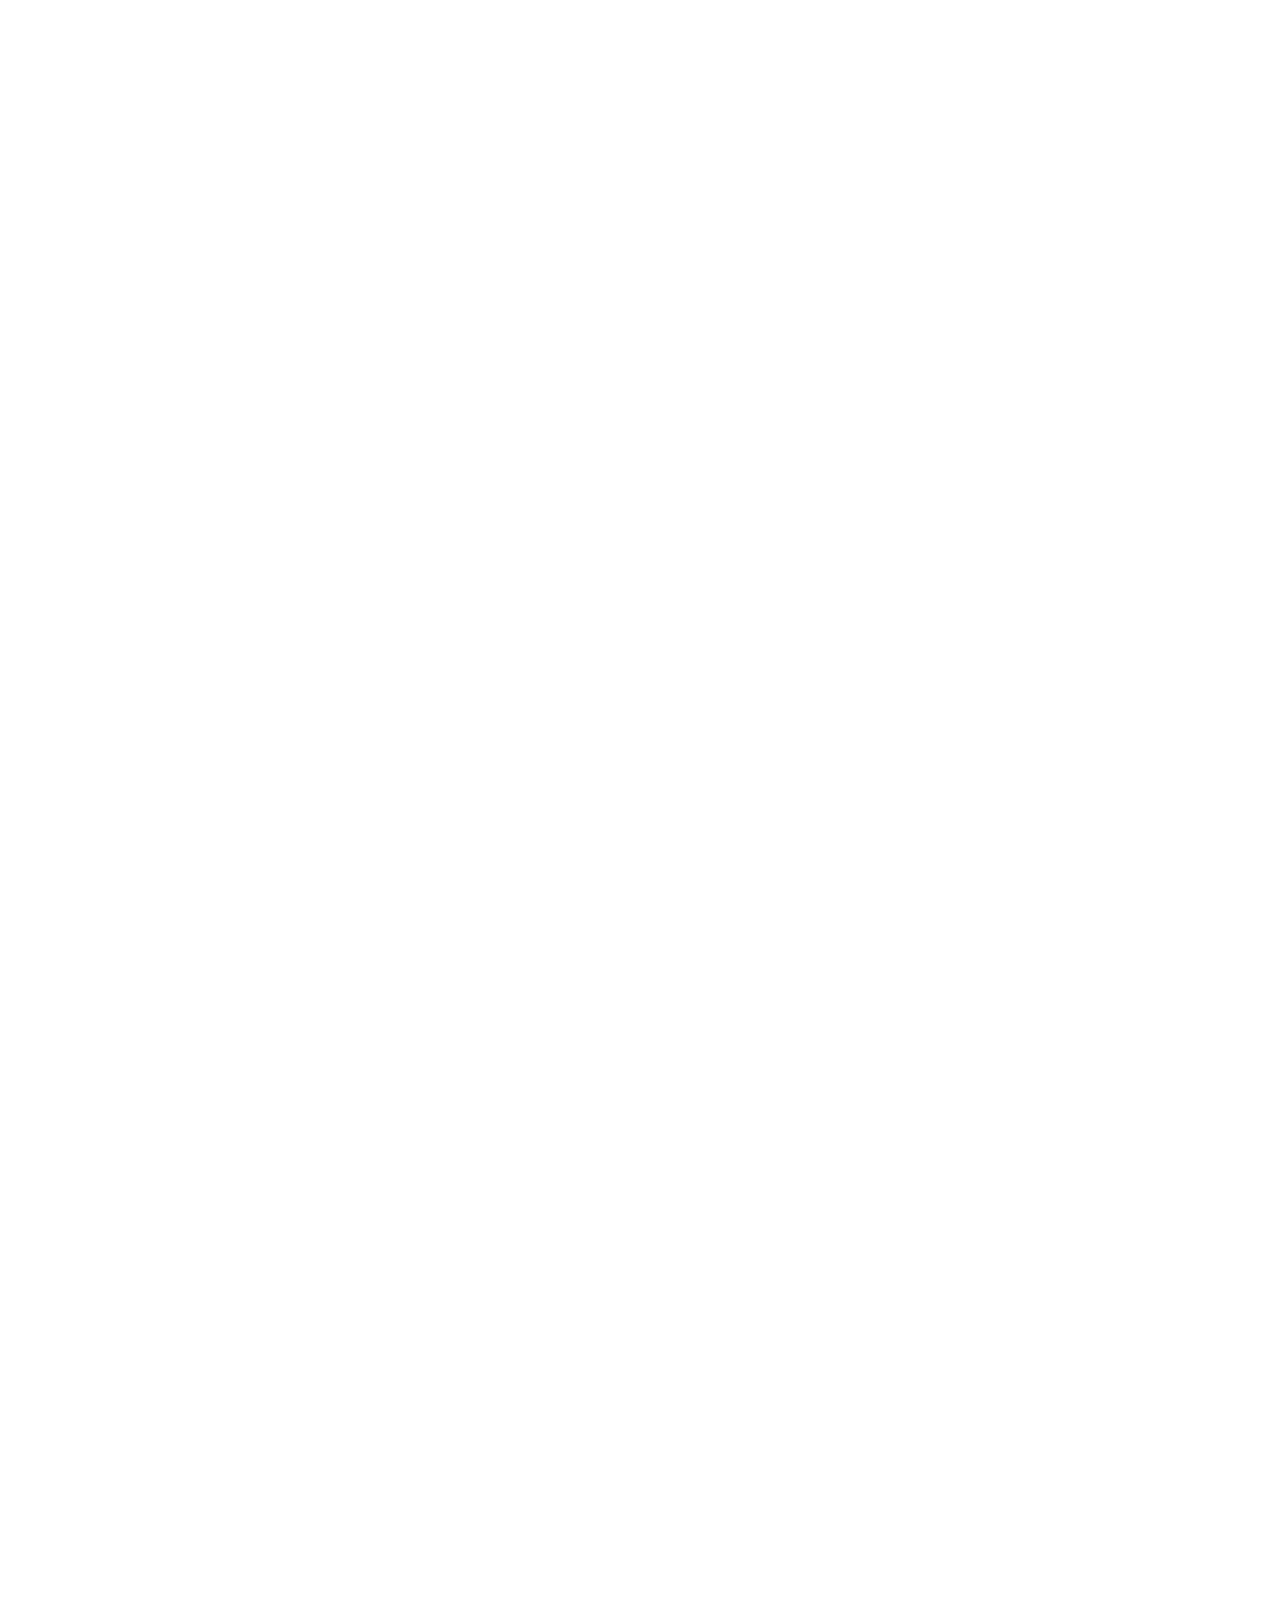
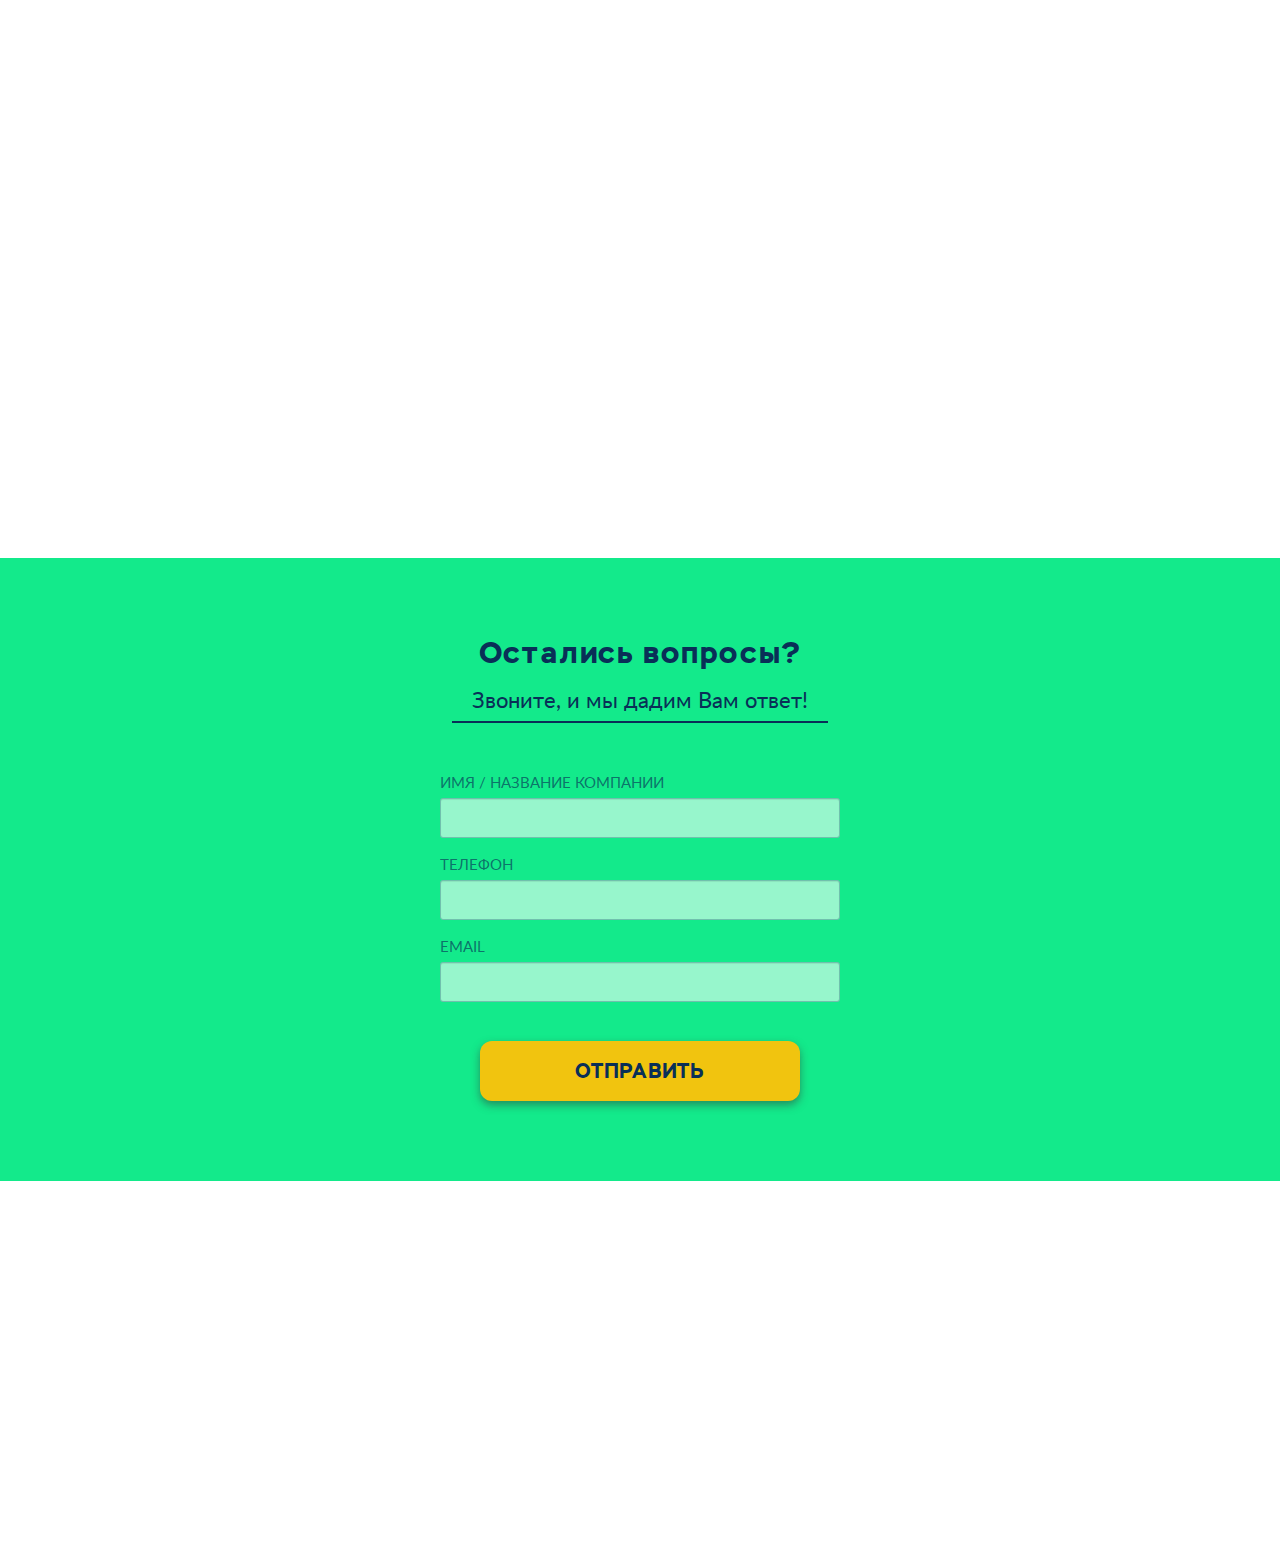
<file: mobile.html>
<!DOCTYPE html>
<html lang="en">
<head>
	<title>Разработка Мобильных Приложений для Вашего бизнеса | Money Making Factory</title>
	<meta charset="UTF-8">
	<meta property="og:image" content="./images/ogimage.png"/>
	<meta name="description" content="Разработка Мобильных Приложений для Вашего бизнеса. Money Making Factory — Фабрика по Созданию Качественных IT Продуктов для увеличения прибыли и Развития Бизнеса в Интернете"/>
	<meta name="viewport" content="width=device-width, initial-scale=1"/>
	<link rel="apple-touch-icon" sizes="57x57" href="/images/favicon/apple-icon-57x57.png">
	<link rel="apple-touch-icon" sizes="60x60" href="/images/favicon/apple-icon-60x60.png">
	<link rel="apple-touch-icon" sizes="72x72" href="/images/favicon/apple-icon-72x72.png">
	<link rel="apple-touch-icon" sizes="76x76" href="/images/favicon/apple-icon-76x76.png">
	<link rel="apple-touch-icon" sizes="114x114" href="/images/favicon/apple-icon-114x114.png">
	<link rel="apple-touch-icon" sizes="120x120" href="/images/favicon/apple-icon-120x120.png">
	<link rel="apple-touch-icon" sizes="144x144" href="/images/favicon/apple-icon-144x144.png">
	<link rel="apple-touch-icon" sizes="152x152" href="/images/favicon/apple-icon-152x152.png">
	<link rel="apple-touch-icon" sizes="180x180" href="/images/favicon/apple-icon-180x180.png">
	<link rel="icon" type="images/png" sizes="192x192"  href="/images/favicon/android-icon-192x192.png">
	<link rel="icon" type="images/png" sizes="32x32" href="/images/favicon/favicon-32x32.png">
	<link rel="icon" type="images/png" sizes="96x96" href="/images/favicon/favicon-96x96.png">
	<link rel="icon" type="images/png" sizes="16x16" href="/images/favicon/favicon-16x16.png">
	<link rel="manifest" href="/images/favicon/manifest.json">
	<meta name="msapplication-TileColor" content="#ffffff">
	<meta name="msapplication-TileImage" content="/images/favicon/ms-icon-144x144.png">
	<meta name="theme-color" content="#ffffff">
	<link rel="stylesheet" href="css/bootstrap.min.css" >
	<link rel="stylesheet" href="css/style.css" type="text/css">
    <link rel="stylesheet" href="css/temp.css" type="text/css"/>
	<link rel="stylesheet" href="libs/jquery.form-sender/css/intlTelInput.css"/>
	<link rel="stylesheet" href="css/bootstrap-select.css">
	<link rel="stylesheet" href="css/animate.min.css">
	<link href="../lib/chat-ui.css" rel="stylesheet" media="all" />
    <script>
      (function(i,s,o,g,r,a,m){i['GoogleAnalyticsObject']=r;i[r]=i[r]||function(){
      (i[r].q=i[r].q||[]).push(arguments)},i[r].l=1*new Date();a=s.createElement(o),
      m=s.getElementsByTagName(o)[0];a.async=1;a.src=g;m.parentNode.insertBefore(a,m)
      })(window,document,'script','https://www.google-analytics.com/analytics.js','ga');

      ga('create', 'UA-92510287-7', 'auto');
      ga('send', 'pageview');
    </script>
</head>
<body>
    <!-- Yandex.Metrika counter -->
<script type="text/javascript">
   (function (d, w, c) {
       (w[c] = w[c] || []).push(function() {
           try {
               w.yaCounter43161004 = new Ya.Metrika({
                   id:43161004,
                   clickmap:true,
                   trackLinks:true,
                   accurateTrackBounce:true,
                   webvisor:true,
                   trackHash:true
               });
           } catch(e) { }
       });
       var n = d.getElementsByTagName("script")[0],
           s = d.createElement("script"),
           f = function () { n.parentNode.insertBefore(s, n); };
       s.type = "text/javascript";
       s.async = true;
       s.src = "https://mc.yandex.ru/metrika/watch.js";
       if (w.opera == "[object Opera]") {
           d.addEventListener("DOMContentLoaded", f, false);
       } else { f(); }
   })(document, window, "yandex_metrika_callbacks");
</script>
<noscript><div><img src="https://mc.yandex.ru/watch/43161004" style="position:absolute; left:-9999px;" alt="" /></div></noscript>
<!-- /Yandex.Metrika counter -->
<header>
	<div class="header">
		<div class="container">
			<a href="/">
				<div class="header__logo">
					<span></span>
				</div>
			</a>
			<div class="header__title-mob"></div>
			<div class="header__language">
				<a href="tel:+380639193011">+38 (063) 919 30 11</a>
			</div>
			<button type="button" class="navbar-toggle" data-toggle="collapse" data-target="#myNavbar">
				<span class="icon-bar"></span>
				<span class="icon-bar"></span>
				<span class="icon-bar"></span>
	      	</button>
			<div class="header__nav" >
				<div class="collapse navbar-collapse" id="myNavbar">
					<div class="navbar-collapse-layer"></div>
					<ul class="nav navbar-nav">
						<li>
							<a href="/">Главная</a>
						</li>
						<li>
							<a href="./sites.html">Сайты</a>
						</li>
						<li>
							<a href="./mobile.html" class="active-page">Мобильные Приложения</a>
						</li>
					<!-- 	<li>
							<a href="./auto.html">Автоматизация</a>
						</li> -->
						<li>
							<a href="#">Продвижение</a>
							<ul class="hidden-menu">
								<li><a href="./insta-fb.html">Instagram/Facebook</a></li>
								<li><a href="./advt.html">Контекстная реклама</a></li>
							</ul>
						</li>
					</ul>
					<ul class="header__socials">
						<li>
							<a href="https://t.me/vladislavromanov" class="telegram"></a>
						</li>
						<li>
							<a href="https://www.facebook.com/Money-Making-Studio-184751138694485/" class="facebook"></a>
						</li>
						<li>
							<a href="https://www.facebook.com/Money-Making-Studio-184751138694485/" class="vk"></a>
						</li>
					</ul>
					<ul class="header__contacts">
						<li>
							<a href="mailto:info@mmstudio.com.ua">info@mmstudio.com.ua</a>
						</li>
						<li>	
							<a href="tel:+380639193011">+380639193011</a>
						</li>
						<li>
							<a href="tel:+380685431005">+380685431005</a>
						</li>
					</ul>
				</div>
			</div>
		</div>
	</div>
</header>
<div class="content">
	<section class="mobile-order">
		<div class="container">
			<h1 class="title wow fadeIn" data-wow-delay="0.3s">Разработка Мобильных Приложений для Вашего бизнеса</h1>
			<p class="second-title wow fadeIn" data-wow-delay="0.5s">От концепции до Реализации</p>
			<div class="mobile-order-blk">
				<ul>
					<li class="mobile-order-box wow fadeIn" data-wow-delay="0.3s" id="ios">
						<div class="mobile-order-box-img"></div>
						<p class="mobile-order-box-txt">IOS</p>
						<input type="checkbox" class="checkbox" id="checkbox-ios" />
						<label for="checkbox-ios" class="checkbox-ios"></label>
					</li>
					<li class="mobile-order-box wow fadeIn" data-wow-delay="0.3s" id="android">
						<div class="mobile-order-box-img"></div>
						<p class="mobile-order-box-txt">Android</p>
						<input type="checkbox" class="checkbox" id="checkbox-android" />
						<label for="checkbox-android" class="checkbox-android"></label>
					</li>
				</ul>
				<p class="mobile-order-sec-title wow fadeIn" data-wow-delay="0.3s">Увеличьте прибыль с постоянных клиентов при помощи мобильных разработок</p>
			</div>	
			<button class="btn main-btn wow fadeInUp" data-wow-delay="0.6s" data-toggle="modal" data-target="#modal-main" id="main-btn">Заказать приложение</button>		
		</div>
	</section>
	<section class="mobile-need" id="mobile-need">
		<div class="container">
			<h1 class="title wow fadeIn" data-wow-delay="0.3s">Для кого это нужно?</h1>
			<ul class="row">
				<li class="col-md-4 col-sm-6 wow fadeInLeft" data-wow-delay="0.3s">
					<div class="mobile-need-box">
						<div class="mobile-need-box-img"></div>
						<p class="mobile-need-box-txt">Службы доставки</p>
					</div>
				</li>
				<li class="col-md-4 col-sm-6 wow fadeIn" data-wow-delay="0.6s">
					<div class="mobile-need-box">
						<div class="mobile-need-box-img"></div>
						<p class="mobile-need-box-txt">Интернет-магазины</p>
					</div>
				</li>
				<li class="col-md-4 col-sm-6 wow fadeInRight" data-wow-delay="0.3s">
					<div class="mobile-need-box">
						<div class="mobile-need-box-img"></div>
						<p class="mobile-need-box-txt">Ивент индустрия</p>
					</div>
				</li>
				<li class="col-md-4 col-sm-6 wow fadeInLeft" data-wow-delay="0.3s">
					<div class="mobile-need-box">
						<div class="mobile-need-box-img"></div>
						<p class="mobile-need-box-txt">Службы Такси</p>
					</div>
				</li>
				<li class="col-md-4 col-sm-6 wow fadeIn" data-wow-delay="0.6s">
					<div class="mobile-need-box">
						<div class="mobile-need-box-img"></div>
						<p class="mobile-need-box-txt">Рестораны, Кафе, Бары</p>
					</div>
				</li>
				<li class="col-md-4 col-sm-6 wow fadeInRight" data-wow-delay="0.3s">
					<div class="mobile-need-box">
						<div class="mobile-need-box-img"></div>
						<p class="mobile-need-box-txt">Инфо-бизнес</p>
					</div>
				</li>
			</ul>
		</div>
	</section>
	<section class="mobile-capture" id="mobile-capture">
		<div class="container">
			<h1 class="title wow fadeIn" data-wow-delay="0.3s">Как мобильные приложения захватили мир</h1>
			<ul class="row">
				<li class="col-md-4 wow fadeInLeft" data-wow-delay="0.3s">
					<div class="mobile-capture-box clearfix">
						<p class="mobile-capture-box-data">2014 год</p>
						<div class="mobile-capture-box-img"></div>
						<p class="mobile-capture-box-fact">Около <span>1.640.000.000</span> пользователей смартфонов в мире</p>
					</div>
				</li>
				<li class="col-md-4 wow fadeIn" data-wow-delay="0.6s">
					<div class="mobile-capture-box">
						<p class="mobile-capture-box-data">2017 год</p>
						<div class="mobile-capture-box-img"></div>
						<p class="mobile-capture-box-fact">Свыше <span>2.400.000.000</span> человек пользуется смартфоном</p>
					</div>
				</li>
				<li class="col-md-4 wow fadeInRight" data-wow-delay="0.3s">
					<div class="mobile-capture-box">
						<p class="mobile-capture-box-data">2020 год</p>
						<div class="mobile-capture-box-img"></div>
						<p class="mobile-capture-box-fact">Каждый <span>2-й</span> житель планеты имеет смартфон</p>
					</div>
				</li>
			</ul>
		</div>		
	</section>
	<section class="mobile-increase wow fadeIn" data-wow-delay="0.3s">
		<div class="container">
			<h1 class="title">Как мобильное приложение увеличит мою прибыль?</h1>
			<div class="mobile-increase-blk">
				<div class="mobile-increase-blk-inner">
					<div class="mobile-increase-box">
						<span class="mobile-increase-icon">
							<span class="mobile-increase-icon-img">
								<span class="mobile-increase-txt">
									<p>Находится на расстоянии<br> одного клика</p>
								</span>
							</span>
						</span>
						<span class="mobile-increase-icon">
							<span class="mobile-increase-icon-img">
								<span class="mobile-increase-txt">
									<p>Аудитория только растет</p>
								</span>
							</span>
						</span>
						<span class="mobile-increase-icon">
							<span class="mobile-increase-icon-img">
								<span class="mobile-increase-txt">
									<p>Мгновенная связь<br> с клиентом</p>
								</span>
							</span>
						</span>
						<span class="mobile-increase-icon">
							<span class="mobile-increase-icon-img">
								<span class="mobile-increase-txt">
									<p>Связка "сайт + приложение</p>
								</span>
							</span>
						</span>
						<span class="mobile-increase-icon">
							<span class="mobile-increase-icon-img">
								<span class="mobile-increase-txt">
									<p>Увеличивается качество<br>сервиса</p>
								</span>
							</span>
						</span>
						<span class="mobile-increase-icon">
							<span class="mobile-increase-icon-img">
								<span class="mobile-increase-txt">
									<p>Повышается уровень доверия<br>с клиентом</p>
								</span>
							</span>
						</span>
						<span class="mobile-increase-icon">
							<span class="mobile-increase-icon-img">
								<span class="mobile-increase-txt">
									<p>Повышает узнаваемость<br>бренда</p>
								</span>
							</span>
						</span>
					</div>
					<span class="mobile-green-btn"></span>
				</div>
			</div>
			<button class="btn main-btn wow fadeInUp" data-wow-delay="0.3s" data-toggle="modal" data-target="#modal-main" id="main-btn">Увеличить прибыль</button>
		</div>	
	</section>
	<section class="create-stages" id="create-stages">
		<div class="container">
			<h1 class="title wow fadeIn" data-wow-delay="0.3s">Этапы создания</h1>
			<ul>
				<li class="create-stages-box wow fadeInUp" data-wow-delay="0.3s">
					<div class="create-stages-box-circle">1
						<div class="create-stages-box-inner">
							<p>Подробно описывается функционал приложения, определяются временные рамки и оформляется договор с клиентом</p>
						</div>
					</div>
					<div class="create-stages-box-title">
						<p>Концепция</p>
					</div>
					<div class="create-stages-box-txt">
						<p>Подробно описывается функционал приложения, определяются временные рамки и оформляется договор с клиентом</p>
					</div>
				</li>
				<li class="create-stages-box wow fadeInUp" data-wow-delay="0.35s">
					<div class="create-stages-box-circle">2
						<div class="create-stages-box-inner">
							<p>Обсуждение структуры приложения и ключевых особенностей сайта</p>
						</div>
					</div>
					<div class="create-stages-box-title">
						<p>Проектирование</p>
					</div>
					<div class="create-stages-box-txt">
						<p>Обсуждение структуры приложения и ключевых особенностей сайта</p>
					</div>
				</li>
				<li class="create-stages-box wow fadeInUp" data-wow-delay="0.40s">
					<div class="create-stages-box-circle">3
						<div class="create-stages-box-inner">
							<p>Детально прорабатывается от 1 до 3 экранов будущего приложения</p>
						</div>
					</div>
					<div class="create-stages-box-title">
						<p>Создание прототипа</p>
					</div>
					<div class="create-stages-box-txt">
						<p>Детально прорабатывается от 1 до 3 экранов будущего приложения</p>
					</div>
				</li>
				<li class="create-stages-box wow fadeInUp" data-wow-delay="0.45s">
					<div class="create-stages-box-circle">4
						<div class="create-stages-box-inner">
							<p>Создается визуальный дизайн экранов будущего приложения</p>
						</div>
					</div>
					<div class="create-stages-box-title">
						<p>Дизайн интерфейса</p>
					</div>
					<div class="create-stages-box-txt">
						<p>Создается визуальный дизайн экранов будущего приложения</p>
					</div>
				</li>
				<li class="create-stages-box wow fadeInUp" data-wow-delay="0.5s">
					<div class="create-stages-box-circle">5
						<div class="create-stages-box-inner">
							<p>Верстка всех элементов, в результате получаем первую рабочую версию приложения</p>
						</div>
					</div>
					<div class="create-stages-box-title">
						<p>Разработка функционала</p>
					</div>
					<div class="create-stages-box-txt">
						<p>Верстка всех элементов, в результате получаем первую рабочую версию приложения</p>
					</div>
				</li>
				<li class="create-stages-box wow fadeInUp" data-wow-delay="0.55s">
					<div class="create-stages-box-circle">6
						<div class="create-stages-box-inner">
							<p>Приложение тестируется при разных условиях и нагрузках, исправляются ошибки и на выходе получаем высококачественный продукт</p>
						</div>
					</div>
					<div class="create-stages-box-title">
						<p>Тестирование</p>
					</div>
					<div class="create-stages-box-txt">
						<p>Приложение тестируется при разных условиях и нагрузках, исправляются ошибки и на выходе получаем высококачественный продукт</p>
					</div>
				</li>
				<li class="create-stages-box wow fadeInUp" data-wow-delay="0.6s">
					<div class="create-stages-box-circle">7
						<div class="create-stages-box-inner">
							<p>Исследование сильных и слабых сторон мобильного приложения, проведение анализа возможных улучшений продукта</p>
						</div>
					</div>
					<div class="create-stages-box-title">
						<p>Аналитика</p>
					</div>
					<div class="create-stages-box-txt">
						<p>Исследование сильных и слабых сторон мобильного приложения, проведение анализа возможных улучшений продукта</p>
					</div>
				</li>
				<li class="create-stages-box wow fadeInUp" data-wow-delay="0.65s">
					<div class="create-stages-box-circle">8
						<div class="create-stages-box-inner">
							<p>Визуальный (и не только) дизайн экранов приложения</p>
						</div>
					</div>
					<div class="create-stages-box-title">
						<p>Публикация в Appstore, Google Play</p>
					</div>
					<div class="create-stages-box-txt">
						<p>Визуальный (и не только) дизайн экранов приложения</p>
					</div>
				</li>
			</ul>
			<span class="bottom-title wow fadeIn" data-wow-delay="0.3s">Всего 11 недель и Ваше приложение полностью функционирует!</span>
		</div>
	</section>
<!-- 	<section class="questions" id="auestions" style="display: none;">
		<div class="container">
			<ul class="row">
				<li class="col-md-4">
					<h1 class="title">Остались вопросы?</h1>
					<p class="second-title">Звоните, и мы дадим Вам ответ!</p>
					<img src="./images/man.png" alt="">
				</li>
				<li class="col-md-8">
					<div class="questions-left">
				      	<div class="chat-title">
							<p>Чат бот «Money Making Factory» <span>(beta)</span></p>
							<ul class="chat-title-menu">
								<li><a href="#"></a></li>
								<li><a href="#"></a></li>
								<li><a href="#"></a></li>
							</ul>
						</div>
				        <div id="chat" class="input-container">
				        </div>
				        <div id="input" class="">
				            <form class="input-table">
				                <div class="input-table__cell">
				                    <input type="text" class="input-table__input-field" placeholder="Введите ваше сообщение" id="message-bot" name="message-bot">
				                </div>
				                <div class="input-table__cell">
				                    <button type="submit" class="btn main-btn">Отправить</button>
				                </div>
				            </form>
				        </div>
					</div>	
				</li>
			</ul>
		</div>
	</section> -->
	<section class="questions" id="auestions">
		<div class="container">
			<ul class="row">
				<!-- <li class="col-md-6">
					<img src="./images/man.png" alt="">
				</li> -->
				<li class="col-md-12">
					<div class="questions-left">
						<h1 class="title">Остались вопросы?</h1>
						<p class="second-title">Звоните, и мы дадим Вам ответ!</p>
						<form id="order-form" data-title="Заявка на сайте" data-order-form>
						 	<div class="form-group">
								<label for="name">ИМЯ / НАЗВАНИЕ КОМПАНИИ</label>
								<input type="name" class="form-control" type="text" id="name" name="name" data-title="Имя" data-is-included="true" required/>
						    </div>
						    <div class="form-group">
								<label for="tel">Телефон</label>
								<input type="tel" class="form-control" id="tel" name="tel" data-title="Телефон" data-is-included="true" required/>
						    </div>
						    <div class="form-group">
								<label for="email">Email</label>
								<input type="email" class="form-control" id="email" name="email" data-title="Email" data-is-included="true" requireds/>
						    </div>
						    <button type="submit" class="btn main-btn">Отправить</button>
						</form>
					</div>	
				</li>
			</ul>
		</div>
	</section>
</div>
<footer>
	<div class="footer">
		<div class="container">
			<div class="footer-center">
				<h6 class="wow fadeIn" data-wow-delay="0.3s">Money Making — набор ключевых действий, способных принести компании деньги.</h6>
				<p class="wow fadeIn" data-wow-delay="0.4s">Перед собой мы ставим задачи комплексно изучить бизнес клиента и найти те точки приложения усилий, что приведут к максимальному масштабированию и взрывному росту.</p>
				<button class="btn green-btn wow fadeInUp" data-wow-delay="0.5s" data-toggle="modal" data-target="#modal-main" id="main-btn">Связаться с нами</button>
			</div>
			<div class="footer-left wow fadeInLeft" data-wow-delay="0.25s">
				<div class="footer-left__contacts">
					<div class="footer-left__contacts-img"></div>	
					<div class="footer-left__contacts-txt">
						<h5>Контакты:</h5>
						<ul>
							<li><a href="tel:+380639193011">+380639193011</a></li>
							<li><a href="tel:+380685431005">+380685431005</a></li>
							<li><a href="mailto:info@mmstudio.com.ua">info@mmstudio.com.ua</a></li>
						</ul>
					</div>	
				</div>
				<div class="footer-left__address">
					<h5>Адрес:</h5>
					<!-- <p>Харьков пл. Защитников Украины, 7/8 <br/> Киев, ул.Рыбальская, 22</p> -->
					<p>Харьков пл. Защитников Украины, 7/8</p>
				</div>
			</div>
			<div class="footer-right">
				<a href="http://mmstudio.com.ua" class="footer-right__copyright wow fadeInRight" data-wow-delay="0.3s">
					<span class="footer-logo"></span>
					<p>Money Making<br>Factory<br><span>2017</span></p>
				</a>	
				<ul class="footer-right__socials">
					<li class="wow fadeInUp" data-wow-delay="0.3s"><a href="https://t.me/vladislavromanov" class="telegram"></a></li>
					<li class="wow fadeInUp" data-wow-delay="0.6s"><a href="https://www.facebook.com/Money-Making-Studio-184751138694485/" class="facebook"></a></li>
					<li class="wow fadeInUp" data-wow-delay="0.9s"><a href="https://vk.com/moneymakingstudio" class="vk"></a></li>
				</ul>
			</div>
		</div>
	</div>	
</footer>
<!-- =====================BUTTON-TO-TOP======================== -->
<a id="back-to-top" href="#" class="btn btn-primary back-to-top" role="button" title="Click to return on the top page" data-toggle="tooltip" data-placement="left"><span class="glyphicon glyphicon-chevron-up"></span></a>
<!-- ===============MODAL-ONLY==================== -->
<!--============ MODAL-MAIN ============-->
<div id="modal-main" class="modal fade" role="dialog">
	<div class="modal-dialog">
	    <div class="modal-content">
	    	<div class="modal-header">
	    		<button type="button" class="close" data-dismiss="modal">
	    			<span class="close-bar"></span>
	    			<span class="close-bar"></span>
	    		</button>
	        	<h4 class="modal-title">Оставьте заявку прямо сейчас</h4>
	      	</div>
	      	<div class="modal-body">
				<form id="order-form" data-title="Заявка на сайте" data-order-form>
					<div class="input-wrapper">
						<input class="form-control input-contacts" type="text" name="name" placeholder="Имя" data-title="Имя" data-is-included="true" required/>
					</div>
					<div class="input-wrapper">
						<input class="form-control input-contacts" type="tel" name="phone" placeholder="+380" data-title="Телефон" data-is-included="true" required/>
					</div>
					<div class="input-wrapper">
						<input class="form-control input-contacts" type="email" name="email" placeholder="Email" data-title="Email" data-is-included="true" required/>
					</div>
					<select class="selectpicker custom-picker" id="select" name="site" data-is-included="true" data-title="Сайт">
						<option value="1" selected>Landing Page</option>
						<option value="2">Интернет-магазин</option>
						<option value="3">Корпоративный сайт</option>
						<option value="4">Instagram/Facebook</option>
						<option value="5">Контекстная реклама</option>						
					</select>
					<div class="radio-wrapper" id="radio-wrapper-1">
						<span>Бюджет:</span>
						<input type="radio" class="radio" id="radio-money-1" value="От $1000" name="radio" data-title="Бюджет" checked="checked"/>
						<label for="radio-money-1">От $1000</label>
						<input type="radio" class="radio" id="radio-money-2" value="До $5000" name="radio" data-title="Бюджет"/>
						<label for="radio-money-2">До $5000</label>
						<input type="radio" class="radio" id="radio-money-3" value="От $10000" name="radio" data-title="Бюджет"/>
						<label for="radio-money-3">От $10000</label>
				    </div>
					<div class="radio-wrapper" id="radio-wrapper-2" style="display:none">
						<span>Бюджет:</span>
						<input type="radio" class="radio" id="radio-money-4" value="От $1000" name="radio" data-title="Бюджет"/>
						<label for="radio-money-4">От $1000</label>
						<input type="radio" class="radio" id="radio-money-5" value="До $5000" name="radio" data-title="Бюджет"/>
						<label for="radio-money-5">До $5000</label>
						<input type="radio" class="radio" id="radio-money-6" value="От $10000" name="radio" data-title="Бюджет"/>
						<label for="radio-money-6">От $10000</label>
				    </div>
					<div class="radio-wrapper" id="radio-wrapper-3" style="display:none">
						<span>Бюджет:</span>
						<input type="radio" class="radio" id="radio-money-7" value="От $1000" name="radio" data-title="Бюджет"/>
						<label for="radio-money-7">От $1000</label>
						<input type="radio" class="radio" id="radio-money-8" value="До $5000" name="radio" data-title="Бюджет"/>
						<label for="radio-money-8">До $5000</label>
						<input type="radio" class="radio" id="radio-money-9" value="От $10000" name="radio" data-title="Бюджет"/>
						<label for="radio-money-9">От $10000</label>
				    </div>
				    <div class="radio-wrapper" id="radio-wrapper-4" style="display:none">
						<span>Бюджет:</span>
						<input type="radio" class="radio" id="radio-money-10" value="$169" name="radio" data-title="Бюджет"/>
						<label for="radio-money-10">$169</label>
						<input type="radio" class="radio" id="radio-money-11" value="$269" name="radio" data-title="Бюджет"/>
						<label for="radio-money-11">$269</label>
						<input type="radio" class="radio" id="radio-money-12" value="$449" name="radio" data-title="Бюджет"/>
						<label for="radio-money-12">$449</label>
				    </div>
				    <div class="radio-wrapper" id="radio-wrapper-5" style="display:none">
						<span>Бюджет:</span>
						<input type="radio" class="radio" id="radio-money-13" value="$169" name="radio" data-title="Бюджет"/>
						<label for="radio-money-13">$169</label>
						<input type="radio" class="radio" id="radio-money-14" value="$269" name="radio" data-title="Бюджет"/>
						<label for="radio-money-14">$269</label>
						<input type="radio" class="radio" id="radio-money-15" value="$449" name="radio" data-title="Бюджет"/>
						<label for="radio-money-15">$449</label>
				    </div>
				    <div class="checkbox-wrapper">
				    	<textarea name="message" placeholder="Введите ваше сообщение..." id="checkbox-textarea" data-title="Сообщение" data-is-included="true"></textarea>
				    	<div class="checkbox-wrapper-inner">
							<p id="checkbox-txt">Оставьте комментарий?</p>
							<input type="checkbox" class="checkbox" id="checkbox"/>
							<label for="checkbox"></label>
						</div>
					</div>
					<button type="submit" class="btn green-btn">Увеличить прибыль</button>
				</form>
	      	</div>
			<div class="modal-footer">
				<p>Получите 100$ грн при заказе настройки контекстной рекламы</p>
			</div>
	    </div>
	</div>
</div>
<!-- ========================POPUP-THANKS-ORDER======================= -->
<div id="order-thanks-popup" class="modal fade" role="dialog">
	<div class="modal-dialog comment-modal">
	    <div class="modal-content">
			<div class="modal-header">
				<h4>Заявка отправлена!</h4>
			</div>
			<div class="modal-body">
				Заявка успешно отправлена. Наш менеджер свяжется с Вами для завершения заказа.
			</div>
	    </div>
	</div>
</div>
<script src="js/jquery1.12.4.jquery.min.js"></script>
<script src="js/bootstrap.min.js"></script>
<script src="js/main.js"></script>
<script src="js/slick.min.js"></script>
<script src="libs/jquery.form-sender/jquery.form-sender.js"></script>
<script src="libs/jquery.form-sender/intlTelInput.js"></script>
<script src="js/bootstrap-select.js"></script>
<script src="js/wow.min.js"></script>
<script type="text/javascript">
	wow = new WOW(
      {
      boxClass:     'wow',      // default
      animateClass: 'animated', // default
      offset:       0,          // default
      mobile:       true,       // default
      live:         true        // default
    }
    )
    wow.init();
</script>
<script type="text/javascript">
	$("input[name=phone]").intlTelInput({
	   initialCountry: "ua",
	   nationalMode: false,
	   formatOnDisplay: true,
	   utilsScript: "libs/jquery.form-sender/utils.js",
	   preferredCountries: ['ua', 'ru', 'by'],
	});
	var _emailStyle = {
		header: {
			background_color: "f3f3f3",
			color: "3579eb"
		},
		body: {
			background_color: "f3f3f3",
			color: "000000"
		},
		footer: {
			background_color: "f3f3f3",
			color: "3579eb"
		}
	};
	FormSender.initSettings({
		dir: "libs/jquery.form-sender/",
		clearFields: false
	});
	var loading = function() {
		$("#order-thanks-popup .modal-header h4").html("Обработка");
		$("#order-thanks-popup .modal-body").html("<object data=\"/images/loader.svg\" class=\"loader\" type=\"image/svg+xml\" id=\"svg1\"></object>");
		$('#order-thanks-popup').modal("show");
	}
	FormSender.registerForm({
		id: "order-form",
		emailStyle: _emailStyle,
		onSuccess: function(json) {
			$('#modal-main').modal("hide");
			$("#order-thanks-popup .modal-header h4").html("Заявка отправлена");
			$("#order-thanks-popup .modal-body").html("Заявка успешно отправлена. Наш менеджер свяжется с Вами для завершения заказа.");
		},
		onError: function(json) {
			$("#order-thanks-popup .modal-header h4").html("Ошибка");
			$("#order-thanks-popup .modal-body").html("Произошла ошибка при отправке заявки. Пожалуйста, попробуйте отправить заявку еще раз.");
		},
		onWait: function() {
			loading();
		}
	});
	$('input[name=phone]').keyup(function() {
		if ($(this).intlTelInput("isValidNumber")) {
			$(this).removeClass("input-invalid");
			$(this).addClass("input-valid");
		} else {
			$(this).removeClass("input-valid");
			$(this).addClass("input-invalid");
		}
	});
</script>
<!-- <script src="lib/chat-ui.js"></script>
<script>
    $(document).ready(function() {

        var chat = ChatUI().render('#chat', 'dialog');

        chat.trigger('open-chat');

        chat.trigger('add-phrase', 'Привет, я чат-бот проектный менеджмент. Могу ответить на все вопросы!');


        var cs;

        var timeoutId = null;
        var chatMessage = function(msg) {
            if (msg === 'close') {
                chat.trigger('close-chat');
            } else if (msg === 'clear') {
                chat.trigger('clear-dialog');
            } else if (!timeoutId) {

                var waitTime = Math.floor(Math.random() * 2000) + 600;

                setTimeout(function() {
                    chat.trigger('is-typing');
                }, 500);

                $.ajax({
                    type: "POST",
                    dataType: "json",
                    url: "chat.php",
                    data: {"cs": cs, "input": msg},
                    success: function(data) {
                        cs = data.cs;
                        chat.trigger('add-phrase', data.clever_output);
                    }
                });
            }
        };

        chat.on('user-send-message', chatMessage);

        var $input = $('.input-table__input-field');

        $('.input-table').on('submit', function(event) {
            event.preventDefault();
            chat.trigger('add-phrase', {
                side: 'user',
                message: $input.val()
            });
            $input.val('');
        });
    });
</script> -->
</body>
</html>
</file>
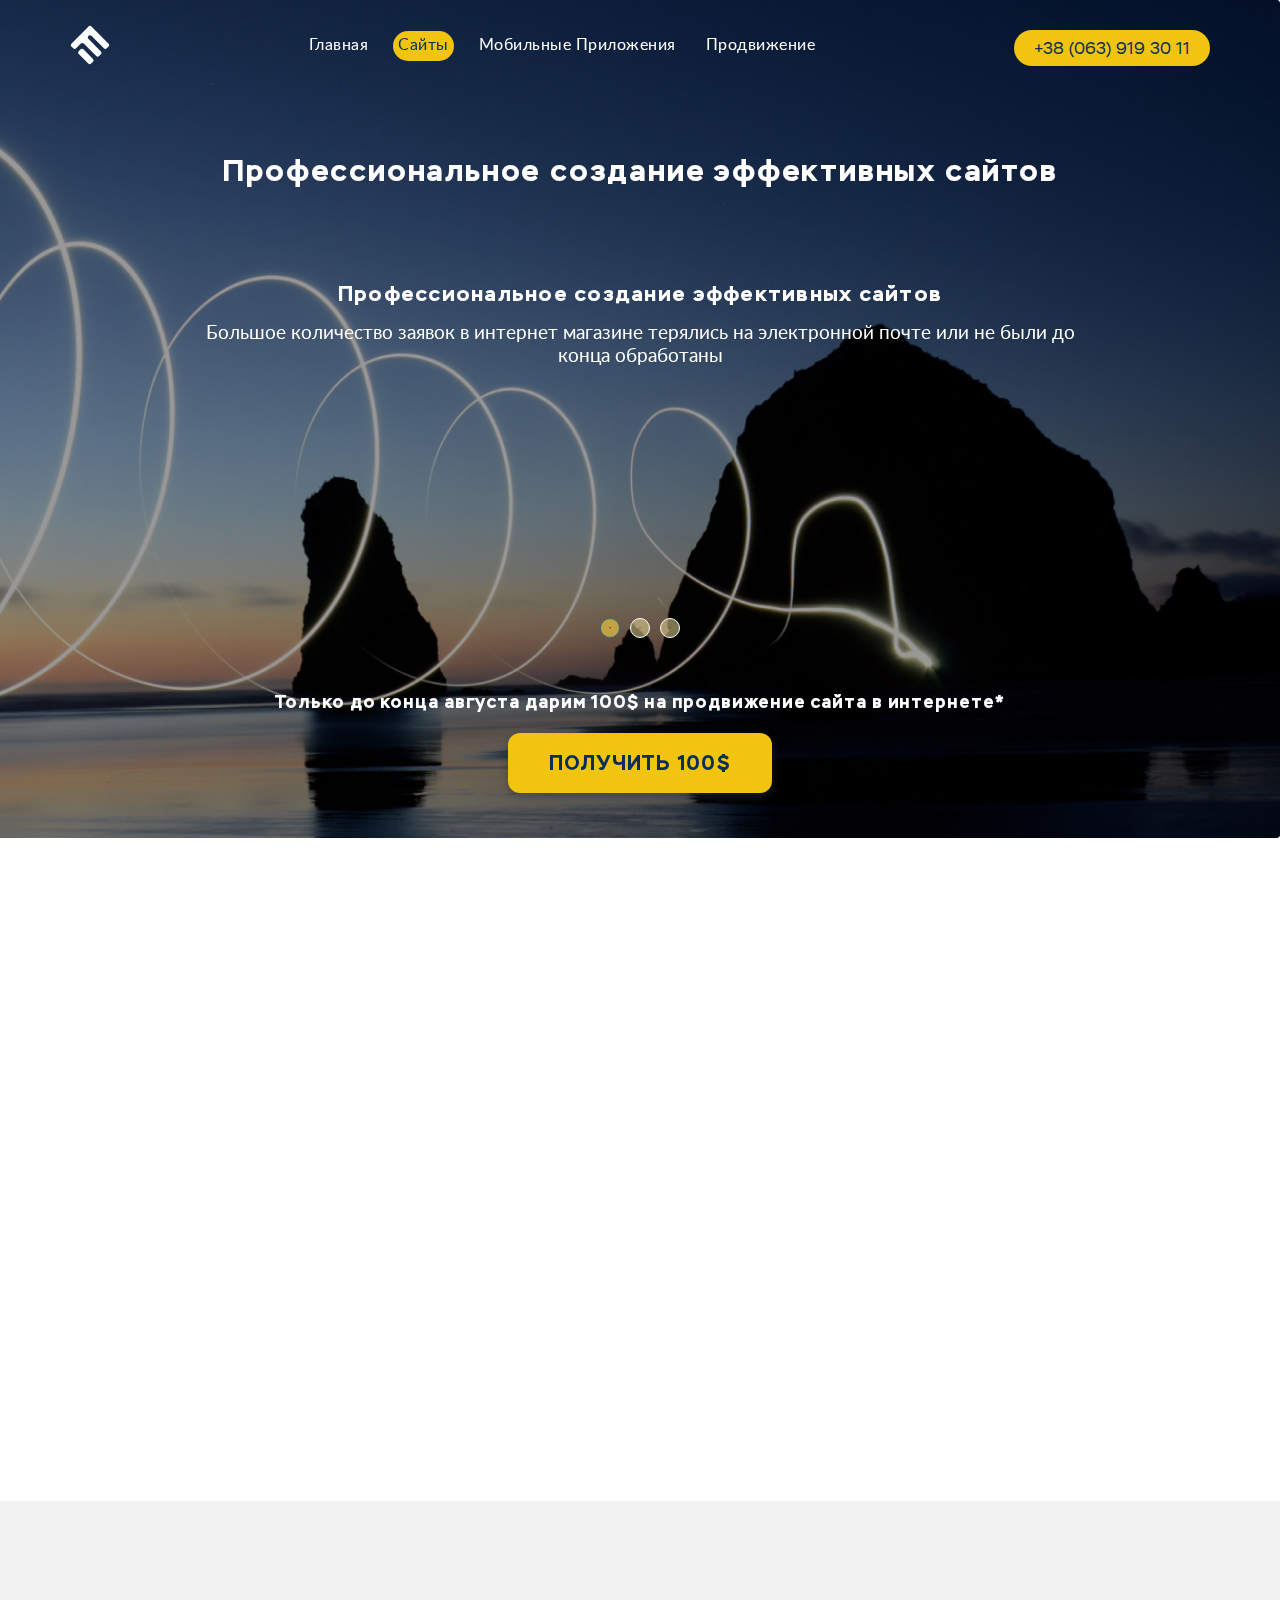
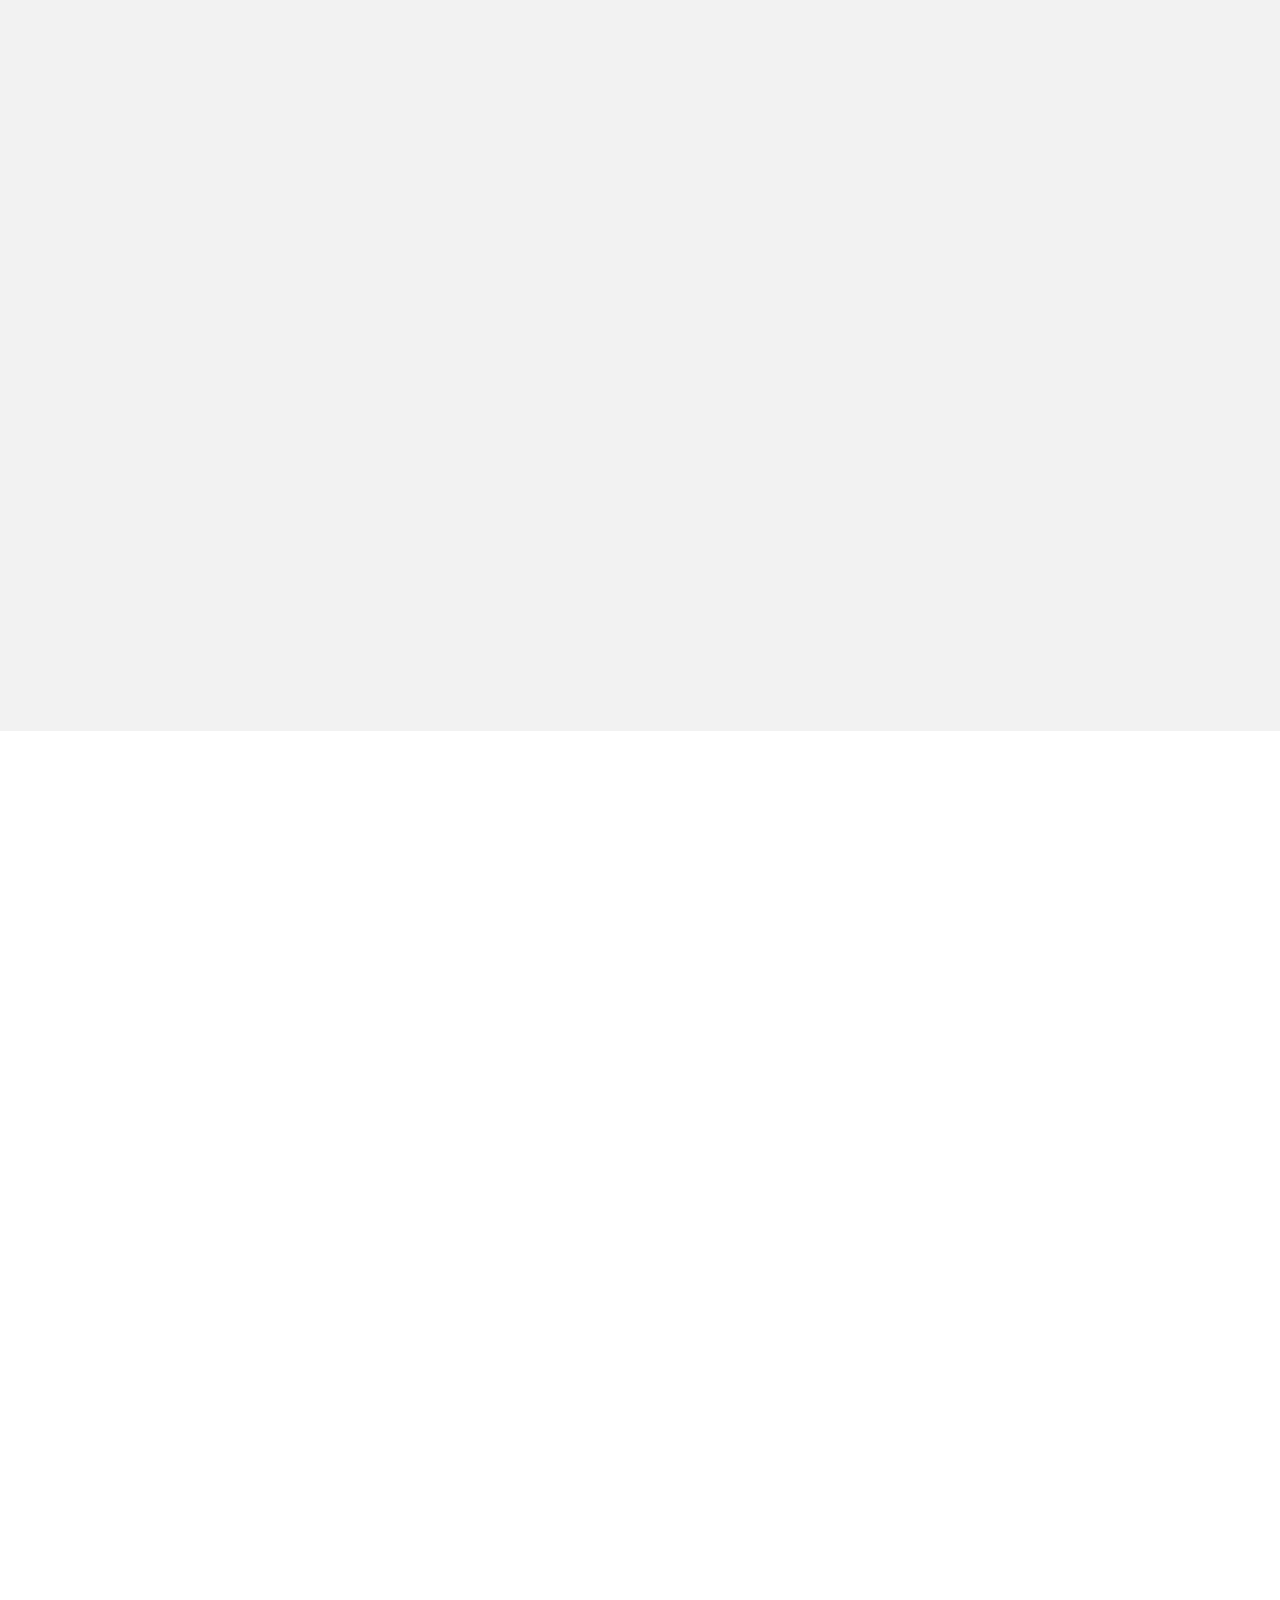
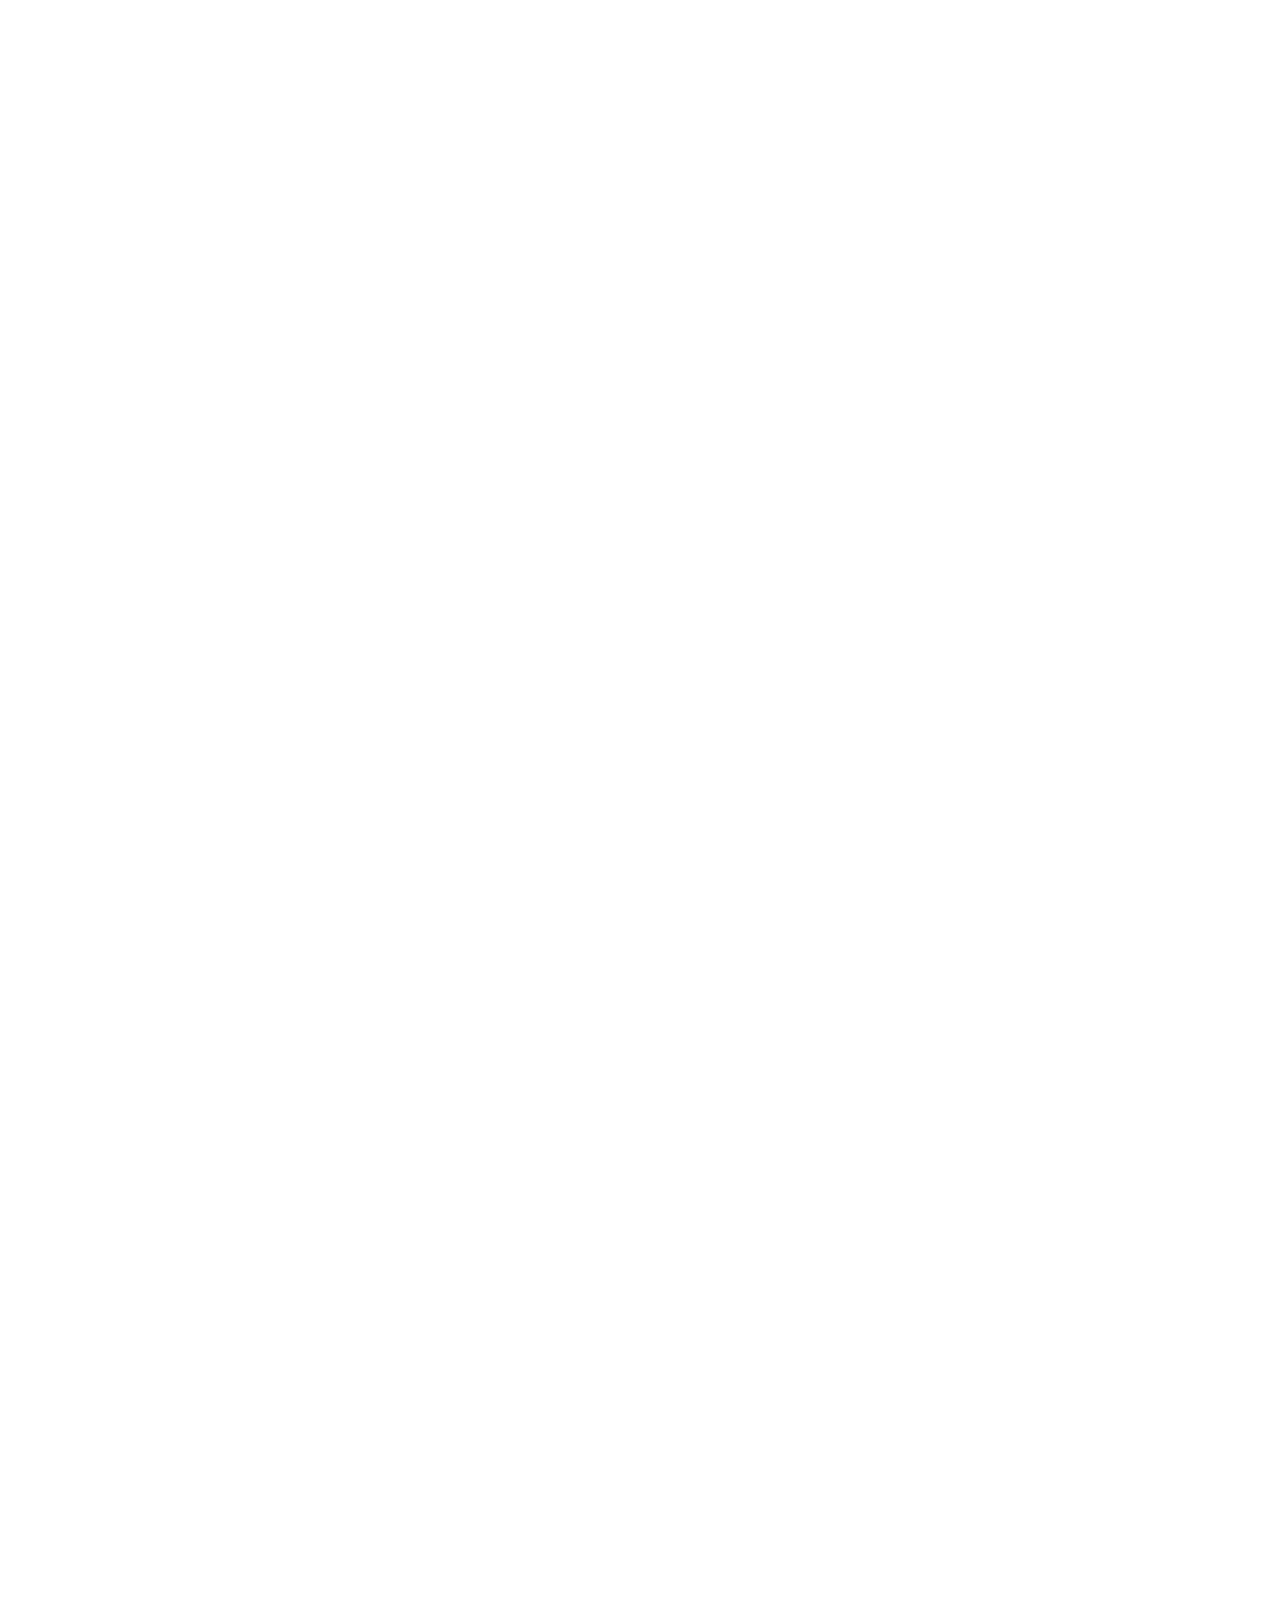
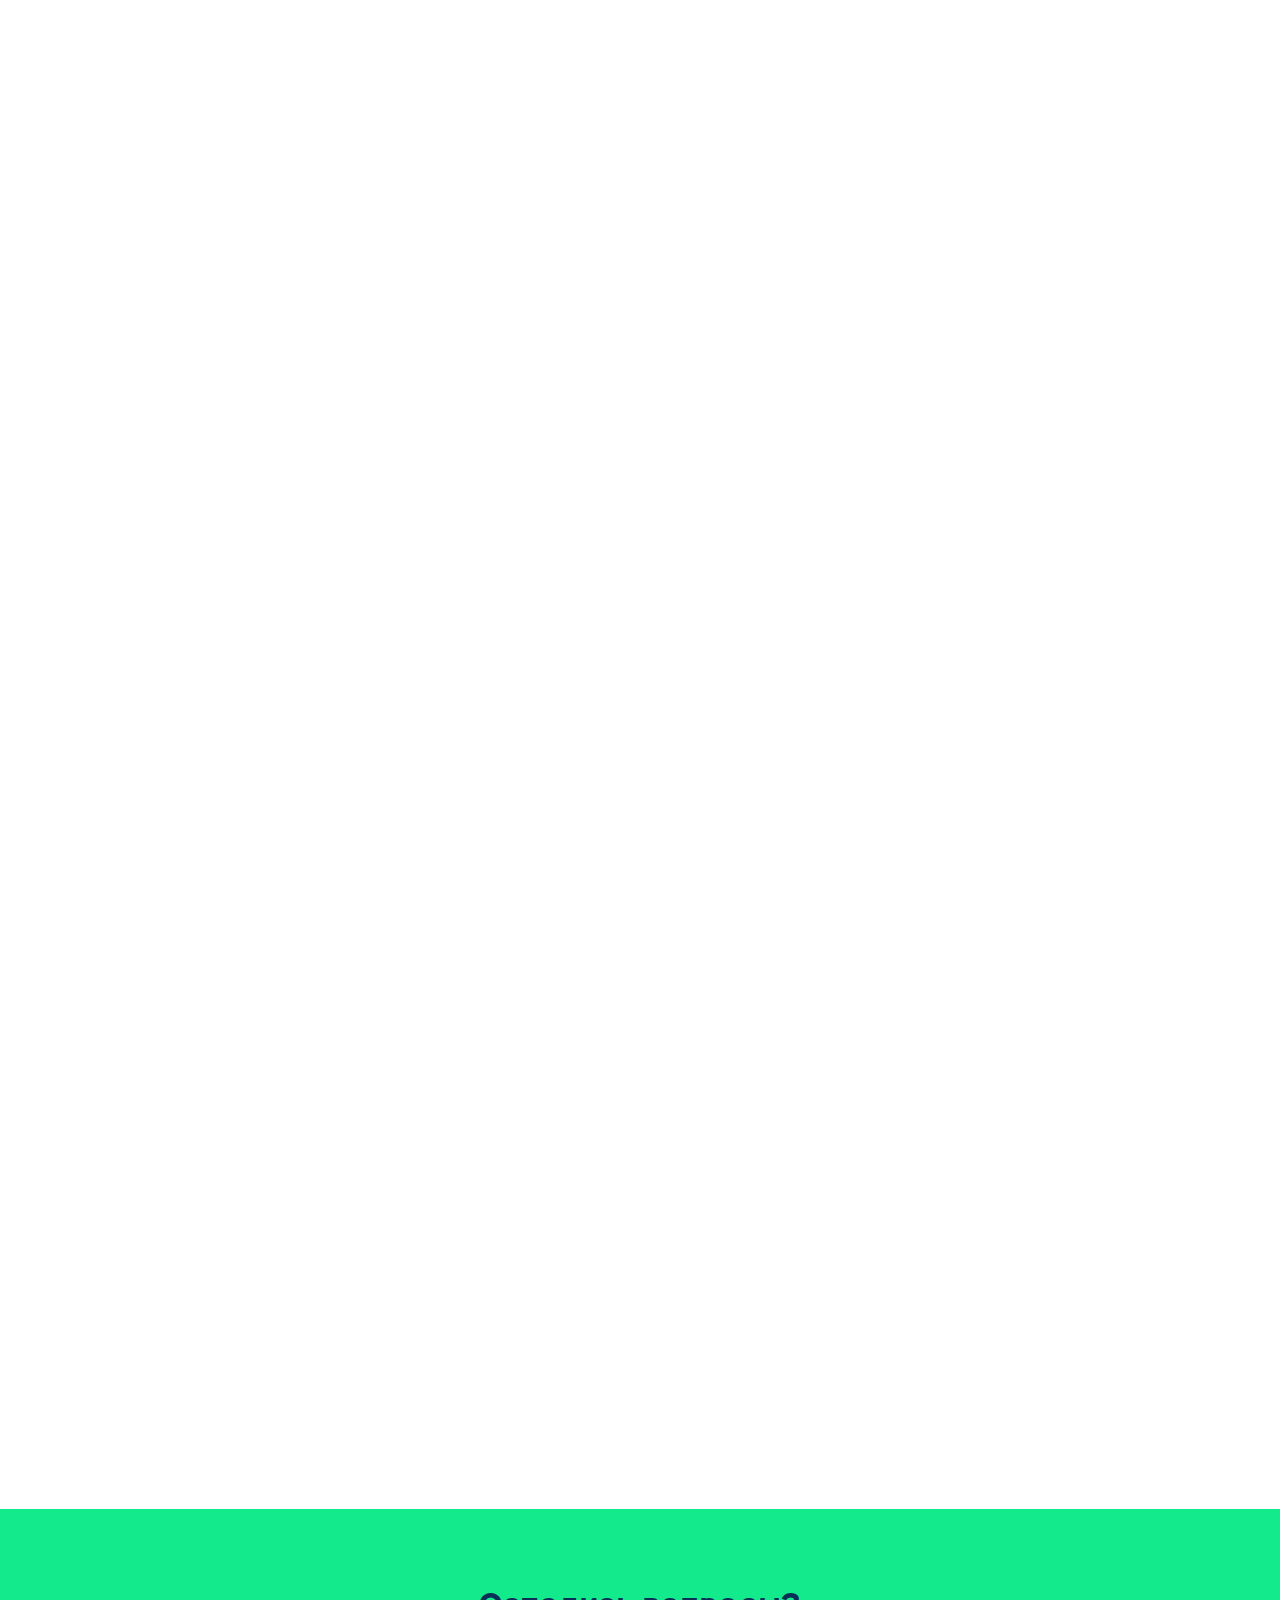
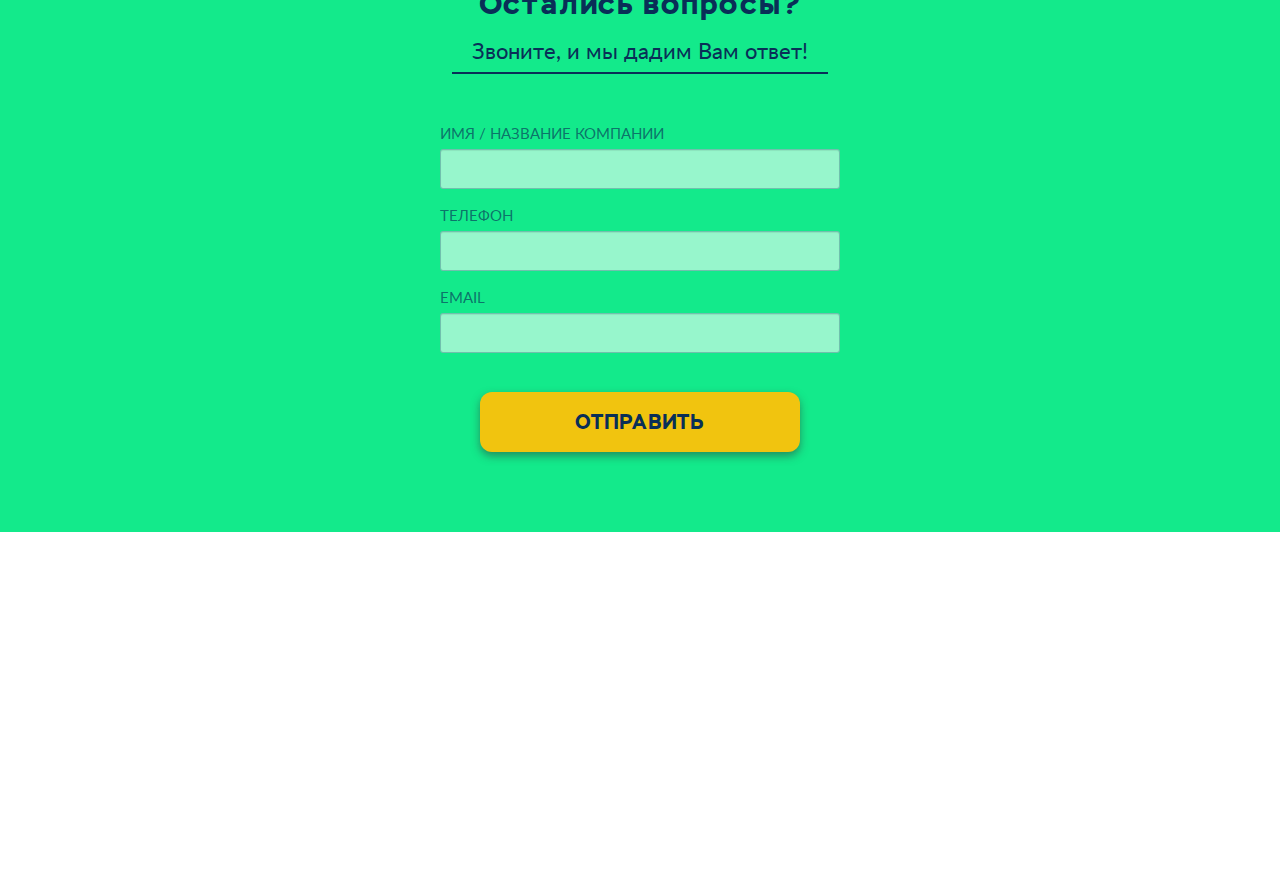
<file: sites.html>
<!DOCTYPE html>
<html lang="en">
<head>
	<title>Профессиональное создание эффективных сайтов | Money Making Factory</title>
	<meta charset="UTF-8">
	<meta property="og:image" content="./images/ogimage.png"/>
	<meta name="description" content="Профессиональное создание эффективных сайтов. Money Making Factory — Фабрика по Созданию Качественных IT Продуктов для увеличения прибыли и Развития Бизнеса в Интернете"/>
	<meta name="viewport" content="width=device-width, initial-scale=1"/>
	<link rel="apple-touch-icon" sizes="57x57" href="/images/favicon/apple-icon-57x57.png">
	<link rel="apple-touch-icon" sizes="60x60" href="/images/favicon/apple-icon-60x60.png">
	<link rel="apple-touch-icon" sizes="72x72" href="/images/favicon/apple-icon-72x72.png">
	<link rel="apple-touch-icon" sizes="76x76" href="/images/favicon/apple-icon-76x76.png">
	<link rel="apple-touch-icon" sizes="114x114" href="/images/favicon/apple-icon-114x114.png">
	<link rel="apple-touch-icon" sizes="120x120" href="/images/favicon/apple-icon-120x120.png">
	<link rel="apple-touch-icon" sizes="144x144" href="/images/favicon/apple-icon-144x144.png">
	<link rel="apple-touch-icon" sizes="152x152" href="/images/favicon/apple-icon-152x152.png">
	<link rel="apple-touch-icon" sizes="180x180" href="/images/favicon/apple-icon-180x180.png">
	<link rel="icon" type="images/png" sizes="192x192"  href="/images/favicon/android-icon-192x192.png">
	<link rel="icon" type="images/png" sizes="32x32" href="/images/favicon/favicon-32x32.png">
	<link rel="icon" type="images/png" sizes="96x96" href="/images/favicon/favicon-96x96.png">
	<link rel="icon" type="images/png" sizes="16x16" href="/images/favicon/favicon-16x16.png">
	<link rel="manifest" href="/images/favicon/manifest.json">
	<meta name="msapplication-TileColor" content="#ffffff">
	<meta name="msapplication-TileImage" content="/images/favicon/ms-icon-144x144.png">
	<meta name="theme-color" content="#ffffff">
	<link rel="stylesheet" href="css/bootstrap.min.css" >
	<link rel="stylesheet" href="css/style.css" type="text/css">
    <link rel="stylesheet" href="css/temp.css" type="text/css"/>
	<link rel="stylesheet" href="css/slick.css" type="text/css">
	<link rel="stylesheet" href="css/slick-theme.css" type="text/css">
	<link rel="stylesheet" href="libs/jquery.form-sender/css/intlTelInput.css"/>
	<link rel="stylesheet" href="css/bootstrap-select.css">
	<link rel="stylesheet" href="css/animate.min.css">
	<link href="../lib/chat-ui.css" rel="stylesheet" media="all" />
    <script>
      (function(i,s,o,g,r,a,m){i['GoogleAnalyticsObject']=r;i[r]=i[r]||function(){
      (i[r].q=i[r].q||[]).push(arguments)},i[r].l=1*new Date();a=s.createElement(o),
      m=s.getElementsByTagName(o)[0];a.async=1;a.src=g;m.parentNode.insertBefore(a,m)
      })(window,document,'script','https://www.google-analytics.com/analytics.js','ga');

      ga('create', 'UA-92510287-7', 'auto');
      ga('send', 'pageview');
    </script>
</head>
<body>
<!-- Yandex.Metrika counter -->
<script type="text/javascript">
   (function (d, w, c) {
       (w[c] = w[c] || []).push(function() {
           try {
               w.yaCounter43161004 = new Ya.Metrika({
                   id:43161004,
                   clickmap:true,
                   trackLinks:true,
                   accurateTrackBounce:true,
                   webvisor:true,
                   trackHash:true
               });
           } catch(e) { }
       });
       var n = d.getElementsByTagName("script")[0],
           s = d.createElement("script"),
           f = function () { n.parentNode.insertBefore(s, n); };
       s.type = "text/javascript";
       s.async = true;
       s.src = "https://mc.yandex.ru/metrika/watch.js";
       if (w.opera == "[object Opera]") {
           d.addEventListener("DOMContentLoaded", f, false);
       } else { f(); }
   })(document, window, "yandex_metrika_callbacks");
</script>
<noscript><div><img src="https://mc.yandex.ru/watch/43161004" style="position:absolute; left:-9999px;" alt="" /></div></noscript>
<!-- /Yandex.Metrika counter -->
<header>
	<div class="header header-sites">
		<div class="container">
			<a href="/">
				<div class="header__logo white-logo">
					<span></span>
				</div>
			</a>
			<div class="header__title-mob white-logo"></div>
			<div class="header__language">
				<a href="tel:+380639193011">+38 (063) 919 30 11</a>
			</div>
			<button type="button" class="navbar-toggle" data-toggle="collapse" data-target="#myNavbar">
				<span class="icon-bar white-background"></span>
				<span class="icon-bar white-background"></span>
				<span class="icon-bar white-background"></span>
	      	</button>
			<div class="header__nav" >
				<div class="collapse navbar-collapse" id="myNavbar">
					<div class="navbar-collapse-layer"></div>
					<ul class="nav navbar-nav">
						<li>
							<a href="/" class="white-style">Главная</a>
						</li>
						<li>
							<a href="./sites.html" class="active-page white-style">Сайты</a>
						</li>
						<li>
							<a href="./mobile.html" class="white-style">Мобильные Приложения</a>
						</li>
						<!-- <li>
							<a href="./auto.html" class="white-style">Автоматизация</a>
						</li> -->
						<li>
							<a href="#" class="white-style">Продвижение</a>
							<ul class="hidden-menu">
								<li><a href="./insta-fb.html" class="white-style">Instagram/Facebook</a></li>
								<li><a href="./advt.html" class="white-style">Контекстная реклама</a></li>
							</ul>
						</li>
					</ul>
					<ul class="header__socials">
						<li>
							<a href="https://t.me/vladislavromanov" class="telegram"></a>
						</li>
						<li>
							<a href="https://www.facebook.com/Money-Making-Studio-184751138694485/" class="facebook"></a>
						</li>
						<li>
							<a href="https://www.facebook.com/Money-Making-Studio-184751138694485/" class="vk"></a>
						</li>
						<!-- <li><a href="#" class="upwork"></a></li> -->
					</ul>
					<ul class="header__contacts">
						<li>
							<a href="mailto:info@mmstudio.com.ua">info@mmstudio.com.ua</a>
						</li>
						<li>	
							<a href="tel:+380639193011">+380639193011</a>
						</li>
						<li>
							<a href="tel:+380685431005">+380685431005</a>
						</li>
					</ul>
				</div>
			</div>
		</div>
	</div>
</header>
<div class="content">
	<section class="site-slider slider wow fadeIn" data-wow-delay="0.3s">
		<div>
			<section class="sites-create" id="sites-create">
			    <div class="container">
			    <h1 class="title wow fadeIn" data-wow-delay="0.3s">Профессиональное создание эффективных сайтов</h1>
				    <div class="site-slider-inner">				    	
				    	<h2 class="slider-title">Профессиональное создание эффективных сайтов</h2>
				    	<p class="slider-text">Большое количество заявок в интернет магазине терялись на электронной почте или не были до конца обработаны </p>
				    </div>
				    <p class="sites-create-bot-title wow fadeIn" data-wow-delay="0.3s">Только до конца августа дарим 100$ на продвижение сайта в интернете*</p>
					<button class="btn main-btn wow fadeInUp" data-wow-delay="0.5s" data-toggle="modal" data-target="#modal-main" id="main-btn">Получить 100$</button>
			    </div>
			</section>
		</div>	
		<div>
			<section class="sites-create" id="sites-create">
			    <div class="container">
			    <h1 class="title wow fadeIn" data-wow-delay="0.3s">Профессиональное создание эффективных сайтов</h1>
				    <div class="site-slider-inner">				    	
				    	<h2 class="slider-title">Профессиональное создание эффективных сайтов</h2>
				    	<p class="slider-text">Большое количество заявок в интернет магазине терялись на электронной почте или не были до конца обработаны </p>
				    </div>
				    <p class="sites-create-bot-title wow fadeIn" data-wow-delay="0.3s">Только до конца августа дарим 100$ на продвижение сайта в интернете*</p>
					<button class="btn main-btn wow fadeInUp" data-wow-delay="0.5s" data-toggle="modal" data-target="#modal-main" id="main-btn">Получить 100$</button>
			    </div>
			</section>
		</div>
		<div>
			<section class="sites-create" id="sites-create">
			    <div class="container">
			    <h1 class="title wow fadeIn" data-wow-delay="0.3s">Профессиональное создание эффективных сайтов</h1>
				    <div class="site-slider-inner">				    	
				    	<h2 class="slider-title">Профессиональное создание эффективных сайтов</h2>
				    	<p class="slider-text">Большое количество заявок в интернет магазине терялись на электронной почте или не были до конца обработаны</p>
				    </div>
				    <p class="sites-create-bot-title wow fadeIn" data-wow-delay="0.3s">Только до конца августа дарим 100$ на продвижение сайта в интернете*</p>
					<button class="btn main-btn wow fadeInUp" data-wow-delay="0.5s" data-toggle="modal" data-target="#modal-main" id="main-btn">Получить 100$</button>
			    </div>
			</section>
		</div>    
			 	<!-- <div>
				    <div class="site-slider-inner">				    	
				    	<div class="site-slider-left">
				    		<h1 class="title">Интернет-магазин на Bitrix или Opencart</h1>
							<p>Возможность создавать магазины, простые в использовании, в ассортименте которых имеется более 300 товаров (услуг).</p>
							<a data-toggle="tab" href="#tap-two" id="show-more-three">Узнать больше</a>
				    	</div>
				    	<div class="site-slider-right">
				    		<img src="./images/sites-display.png" alt="">
				    	</div>
				    </div>
			    </div>
				<div>
				    <div class="site-slider-inner">				    	
				    	<div class="site-slider-left">
				    		<h1 class="title">Современный сайт для Больших Продаж</h1>
							<p>Индивидуальность дизайна сайта, оригинальность структуры карточек товаров, а также фильтр по всем видам и категориям, поможет вам продавать широкий ассортимент продукции и совершать крупные сделки.</p>
							<a data-toggle="tab" href="#tap-two" id="show-more-four">Узнать больше</a>
				    	</div>
				    	<div class="site-slider-right">
				    		<img src="./images/sites-display.png" alt="">
				    	</div>
				    </div>
		   		</div> -->
		   	<!-- 	<div>
				    <div class="site-slider-inner">				    	
				    	<div class="site-slider-left">
				    		<h1 class="title">Корпоративный сайт для автоматизации всех процессов компании</h1>
							<p>Решает множество задач, а именно поиск новых клиентов и партнеров, формирование корпоративного имиджа, поиск новых сотрудников компании, удобную и оперативную связь с клиентами и партнерами.</p>
							<a data-toggle="tab" href="#tap-three" id="show-more-five">Узнать больше</a>
				    	</div>
				    	<div class="site-slider-right">
				    		<img src="./images/sites-display.png" alt="">
				    	</div>
				    </div>
		   		</div> -->
	</section>
	<section class="we-work" id="we-work">
		<div class="container">
			<h1 class="title wow fadeIn" data-wow-delay="0.3s">Для кого мы работаем?</h1>
			<ul class="row">
				<li class="col-md-4 col-sm-6 wow fadeInLeft" data-wow-delay="0.3s">
					<div class="mobile-need-box">
						<div class="mobile-need-box-img"></div>
						<p class="mobile-need-box-txt">Сфера Производства</p>
					</div>
				</li>
				<li class="col-md-4 col-sm-6 wow fadeIn" data-wow-delay="0.5s">
					<div class="mobile-need-box">
						<div class="mobile-need-box-img"></div>
						<p class="mobile-need-box-txt">Сфера продаж</p>
					</div>
				</li>
				<li class="col-md-4 col-sm-6 wow fadeInRight" data-wow-delay="0.3s">
					<div class="mobile-need-box">
						<div class="mobile-need-box-img"></div>
						<p class="mobile-need-box-txt">Ивент индустрия</p>
					</div>
				</li>
				<li class="col-md-4 col-sm-6 wow fadeInLeft" data-wow-delay="0.3s">
					<div class="mobile-need-box">
						<div class="mobile-need-box-img"></div>
						<p class="mobile-need-box-txt">IT</p>
					</div>
				</li>
				<li class="col-md-4 col-sm-6 wow fadeIn" data-wow-delay="0.5s">
					<div class="mobile-need-box">
						<div class="mobile-need-box-img"></div>
						<p class="mobile-need-box-txt">Рестораны, Кафе, Бары</p>
					</div>
				</li>
				<li class="col-md-4 col-sm-6 wow fadeInRight" data-wow-delay="0.3s">
					<div class="mobile-need-box">
						<div class="mobile-need-box-img"></div>
						<p class="mobile-need-box-txt">Сфера услуг</p>
					</div>
				</li>
			</ul>
		</div>
	</section>
	<section class="we-can" id="we-can">
		<div class="container">
			<h1 class="title wow fadeIn" data-wow-delay="0.3s">Можем реализовать любую идею!</h1>
			<ul class="row">
				<li class="col-md-4">
					<ul class="nav nav-pills nav-stacked" id="nav-tab-first">
						<li id="landing-page" class="wow bounceInLeft" data-wow-delay="0.3s"><a data-toggle="tab" href="#tap-one">Одностраничный сайт<br>(Landing Page)</a></li>
						<li id="web-store" class="wow bounceInLeft" data-wow-delay="0.35s"><a data-toggle="tab" href="#tap-two">Интернет-магазин</a></li>
						<li id="company-site" class="active wow bounceInLeft" data-wow-delay="0.4s"><a data-toggle="tab" href="#tap-three">Корпоративный сайт</a></li>
						<li class="wow bounceInLeft" data-wow-delay="0.45s"><a data-toggle="tab" href="#tap-four">Новостной сайт</a></li>
						<li class="wow bounceInLeft" data-wow-delay="0.5s"><a data-toggle="tab" href="#tap-five">Сайт мероприятия</a></li>
						<li class="wow bounceInLeft" data-wow-delay="0.55s"><a data-toggle="tab" href="#tap-six">Блог или Форум</a></li>
					</ul>
			    </li>
				<li class="col-md-8">
					<div class="tab-content tab-content-first wow fadeIn" data-wow-delay="0.3s">
					    <div class="tab-pane fade" id="tap-one"> 
					    	<p class="tab-content-title">Одностраничный сайт (Landing Page)</p>
					    	<p>Одностраничный сайт позволяет быстро и без лишних финансовых затрат рассказать о своем продукте или услуге в Интернете. Все содержание такого сайта умещается на одной-единственной странице и просматривается вверх и вниз при помощи прокрутки.</p>
					    	<div class="tab-content-adv">
					    		<p class="tab-content-adv-title">Преимущества одностраничного сайта:</p>
					    		<ul>
					    			<li><span>Концентрация информации в одном месте</span></li>
					    			<li><span>Пользователь сконцентрирован на вашем предложении, нет отвлекающих факторов и возможности погулять по другим страницам сайта</span></li>
					    			<li><span>Простота структуры</span></li>
					    			<li><span>Нацеленность сайта на узкую целевую аудиторию, содержание конкретных предложений</span></li>
					    		</ul>
					    	</div>
					    </div>
					    <div class="tab-pane fade" id="tap-two"> 
					    	<p class="tab-content-title">Интернет-магазин</p>
					    	<p>Интернет-магазин идеально подходит для тех компаний в ассортименте которых на данный момент более 300 товаров (услуг), которые они предлагают рынку. В таком случае, весь имеющийся ассортимент необходимо разбивать на категории, подключать всевозможные фильтры и поиск на сайте.</p>
					    	<div class="tab-content-adv">
					    		<p class="tab-content-adv-title">Преимущества интернет-магазина:</p>
					    		<ul>
					    			<li><span>Понятная для Клиента структура сайта, упрощает тем самым знакомство с ним</span></li>
					    			<li><span>Каждый продукт, категория (группа) товаров описаны максимально подробно</span></li>
					    			<li><span>Просто найти именно то, что ищет Посетитель, возможность заказать сразу несколько товаров на сайте</span></li>
					    			<li><span>Менеджерам легко обрабатывать заявки - ни один из Клиентов не теряется, за счет внедрения CRM-системы</span></li>
					    		</ul>
					    	</div>
					    </div>
					    <div class="tab-pane fade in active" id="tap-three"> 
					    	<p class="tab-content-title">Корпоративный сайт</p>
					    	<p>Такой вид сайтов подходит для компаний в сфере предоставления услуг. Корпоративные сайты или сайт компании - это лицо компании в интернете. На таком сайте подробно описано чем занимается компания, её выгодные преимущества на фоне конкурентов, опыт работы и “кейсы” компании, основные и побочные виды услуг.</p>
					    	<div class="tab-content-adv">
					    		<p class="tab-content-adv-title">Преимущества Корпоративного сайта:</p>
					    		<ul>
					    			<li><span>Полноценное описание компании в интернете, подробно знакомит человека со сферой услуг, вызывает доверие и видимость того, что компания существует давно (при встрече, у Клиента будет на много меньше вопросов)</span></li>
					    			<li><span>Наличие нескольких страниц, дает возможность более тщательно структурировать информацию на сайте</span></li>
					    			<li><span>Такой сайт достаточно просто продвигать при помощи SEO</span></li>
					    			<li><span>При появление новых товаров и услуг, достаточно просто добавить их на сайт</span></li>
					    		</ul>
					    	</div>
					    </div>
					   	<div class="tab-pane fade" id="tap-four"> 
					    	<p class="tab-content-title">Новостной сайт</p>
					    	<p>Идеальное решение для создание городского/регионального/международного СМИ ресурса, интернет-журнала, либо же печатного интернет издания в вашей нише бизнеса. процесс добавления новых статей максимально автоматизирован и очень прост. К тому же большое количество новостей с этого сайта, благоприятно влияет на СЕО-выдачу.</p>
					    	<div class="tab-content-adv">
					    		<p class="tab-content-adv-title">Преимущества Новостных сайтов:</p>
					    		<ul>
					    			<li><span>Знакомит вашу аудиторию с необходимой информацией, привлекает внимание смежных СМИ</span></li>
					    			<li><span>Многократно упрощает привлечение желаемой целевой аудитории, за счет большого количества выпускаемых статей и новостей</span></li>
					    			<li><span>Дает возможность создавать крупные партнерские сети, исходя из большого охвата пользователей</span></li>
					    			<li><span>Авторитетное издание в интернете создает общее лидирующее мнение у большинства пользователей сети</span></li>
					    			<li><span>Через новостные сайты, можно косвенно продвигать свои основные бизнес проекты а так же зарабатывать большие деньги на рекламе</span></li>
					    		</ul>
					    	</div>
					    </div>
					    <div class="tab-pane fade" id="tap-five"> 
					    	<p class="tab-content-title">Сайт мероприятия</p>
					    	<p>Когда Вы организатор или PR-менеджер крупного мероприятия и основная цель для Вас это продать как можно большее количество билетов, привлекая максимально возможное количество людей на него. Данный вид сайта несет за собой одну основную функцию это продажа билетов и знакомства с вашим грядущим мероприятием.</p>
					    	<div class="tab-content-adv">
					    		<p class="tab-content-adv-title">Преимущества Сайта для мероприятий:</p>
					    		<ul>
					    			<li><span>Достаточно понятная и простая структура подачи информации, знакомит Аудиторию не только с самим мероприятием, но и с его организаторами</span></li>
					    			<li><span>Более высокий уровень доверия, если это первый проект в своем роде</span></li>
					    			<li><span>Возможность рассказать больше подробностей и преимуществ вашего ивента, нежели в социальных сетях</span></li>
					    			<li><span>Регистрация и оплата прямо на сайте в 2 клика</span></li>
					    		</ul>
					    	</div>
					    </div>
					    <div class="tab-pane fade" id="tap-six"> 
					    	<p class="tab-content-title">Блог или Форум</p>
					    	<p>Является одним из видов СМИ или новостных сайтов, формируя мнения людей в одной нише. Данные страницы используют : популярные бренды для коммуникации с приверженцами, общественные деятели желающие вынести вопрос на обсуждение, автолюбители для обмена опытом.</p>
					    	<div class="tab-content-adv">
					    		<p class="tab-content-adv-title">Преимущества Блога:</p>
					    		<ul>
					    			<li><span>Простота администрирования, легкость в пользовании</span></li>
					    			<li><span>Возможность получения информации на интересующую вас тему от широкой аудитории</span></li>
					    			<li><span>Концентрация информации в одном месте</span></li>
					    			<li><span>Такой сайт достаточно просто продвигать при помощи SEO</span></li>
					    		</ul>
					    	</div>
					    </div>
					</div>
					<button class="btn green-btn wow fadeInUp" data-wow-delay="0.3s" data-toggle="modal" data-target="#modal-main" id="main-btn">Заказать услугу</button>
				</li>
			</ul>    
		</div>
	</section>
	<section class="sites-portfolio" id="sites-portfolio">
		<div class="container">
			<h1 class="title wow  wow fadeIn" data-wow-delay="0.3s">Портфолио</h1>
			<div id="data-container">
				<div class="data-item">
					<ul class="row">
						<li class="col-md-4 col-sm-6 clearfix wow bounceInLeft" data-wow-delay="0.3s">
							<a href="#" data-toggle="modal" data-target="#modal-port" onclick="loadIframe('/portfolio/bigbrain-1c/index')">
								<div class="sites-portfolio-img">
									<img src="./images/sites-portfolio/sites-portfolio-photo-1.jpg" alt="">
								</div>
								<div class="sites-portfolio-btm">
									<p>BigBrain. Корпоративный сайт</p>
									<ul class="sites-portfolio-btm-tags">
										<li>Веб разработка</li>
										<li>UX/UI Design</li>
										<li>Продвижение</li>
									</ul>
								</div>
							</a>
						</li>
						<li class="col-md-4 col-sm-6 clearfix wow fadeIn" data-wow-delay="0.6s">
							<a href="#" data-toggle="modal" data-target="#modal-port" onclick="loadIframe('/portfolio/pronto/index');loadLink1()">
								<div class="sites-portfolio-img">
									<img src="./images/sites-portfolio/sites-portfolio-photo-2.jpg" alt="">
								</div>
								<div class="sites-portfolio-btm">
									<p>Pronto. Landing Page</p>
									<ul class="sites-portfolio-btm-tags">
										<li>Веб разработка</li>
										<li>UX/UI Design</li>
										<li>Продвижение</li>
									</ul>
								</div>
							</a>
						</li>
						<li class="col-md-4 col-sm-6 clearfix wow bounceInRight" data-wow-delay="0.3s">
							<a href="#" data-toggle="modal" data-target="#modal-port" onclick="loadIframe('/portfolio/home-abc/index');loadLink2()">
								<div class="sites-portfolio-img">
									<img src="./images/sites-portfolio/sites-portfolio-photo-3.jpg" alt="">
								</div>
								<div class="sites-portfolio-btm">
									<p>Home-ABC. Landing Page</p>
									<ul class="sites-portfolio-btm-tags">
										<li>Веб разработка</li>
										<li>UX/UI Design</li>
										<li>Продвижение</li>
									</ul>
								</div>
							</a>
						</li>
						<li class="col-md-4 col-sm-6 clearfix wow bounceInLeft" data-wow-delay="0.3s">
							<a href="#" data-toggle="modal" data-target="#modal-port" onclick="loadIframe('/portfolio/centralpark/index');loadLink4()">
								<div class="sites-portfolio-img">
									<img src="./images/sites-portfolio/sites-portfolio-photo-4.jpg" alt="">
								</div>
								<div class="sites-portfolio-btm">
									<p>Парк горького. Информационный сайт</p>
									<ul class="sites-portfolio-btm-tags">
										<li>Веб разработка</li>
										<li>UX/UI Design</li>
										<li>Продвижение</li>
									</ul>
								</div>
							</a>
						</li>
						<li class="col-md-4 col-sm-6 clearfix wow fadeIn" data-wow-delay="0.6s">
							<a href="#" data-toggle="modal" data-target="#modal-port" onclick="loadIframe('/portfolio/blossom/index');loadLink3()">
								<div class="sites-portfolio-img">
									<img src="./images/sites-portfolio/sites-portfolio-photo-5.jpg" alt="">
								</div>
								<div class="sites-portfolio-btm">
									<p>BLOSSOM. Интернет-Магазин</p>
									<ul class="sites-portfolio-btm-tags">
										<li>Веб разработка</li>
										<li>UX/UI Design</li>
										<li>Продвижение</li>
									</ul>
								</div>
							</a>
						</li>
						<li class="col-md-4 col-sm-6 clearfix wow bounceInRight" data-wow-delay="0.3s">
							<span class="button-more" id="button-more" onclick="lazyload.load()">
								<div class="sites-portfolio-img">
									<p>Смотреть<br>все проекты</p>
								</div>
								<div class="sites-portfolio-btm">
								</div>
							</span>
						</li>
					</ul>
				</div>
			</div>
			<div id="loading-div"></div>
		</div>
	</section>
	<section class="sites-result" id="sites-result">
		<div class="container">
			<h1 class="title wow fadeIn" data-wow-delay="0.3s">Какие именно РЕЗУЛЬТАТЫ Вас ожидают</h1>
			<ul class="row">
				<li class="col-md-4 col-sm-6 wow fadeInLeft" data-wow-delay="0.3s">
					<div class="mobile-need-box">
						<div class="mobile-need-box-img"></div>
						<p class="mobile-need-box-txt">Ваш сайт выгодно выделяется на фоне конкурентов.</p>
						<p class="sites-result-desc">Изучаем рынок конкурентов в Вашей нише, выделяя сильные и слабые стороны.</p>
					</div>
				</li>
				<li class="col-md-4 col-sm-6 wow fadeIn" data-wow-delay="0.6s">
					<div class="mobile-need-box">
						<div class="mobile-need-box-img"></div>
						<p class="mobile-need-box-txt">Больше обращений от клиентов.</p>
						<p class="sites-result-desc">Понятным языком расскажем клиентам почему нужно работать именно с Вашей компанией.</p>
					</div>
				</li>
				<li class="col-md-4 col-sm-6 wow fadeInRight" data-wow-delay="0.3s">
					<div class="mobile-need-box">
						<div class="mobile-need-box-img"></div>
						<p class="mobile-need-box-txt">Сайтом легко пользоваться.</p>
						<p class="sites-result-desc">UI/UX - Дизайн. Современный интерфейс, понятный пользователю и простой в использовании.</p>
					</div>
				</li>
				<li class="col-md-4 col-sm-6 wow fadeInLeft" data-wow-delay="0.3s">
					<div class="mobile-need-box">
						<div class="mobile-need-box-img"></div>
						<p class="mobile-need-box-txt">Доводим Ваши сайты до продаж!</p>
						<p class="sites-result-desc">Используем только те методы продвижения, которые дадут результат в Вашей нише.</p>
					</div>
				</li>
				<li class="col-md-4 col-sm-6 wow fadeIn" data-wow-delay="0.6s">
					<div class="mobile-need-box">
						<div class="mobile-need-box-img"></div>
						<p class="mobile-need-box-txt">Показатели конверсии сайта постоянно растут.</p>
						<p class="sites-result-desc">Используем самые новые и эффективные сервисы, для анализа всех данных сайта. Big Data, Small Data.</p>
					</div>
				</li>
				<li class="col-md-4 col-sm-6 wow fadeInRight" data-wow-delay="0.3s">
					<div class="mobile-need-box">
						<div class="mobile-need-box-img"></div>
						<p class="mobile-need-box-txt">Вы меньше тратите времени на постоянно повторяющиеся процессы.</p>
						<p class="sites-result-desc">Упрощаем работу с сайтом используя CRM и CMS системы, а также обучаем их использованию.</p>
					</div>
				</li>
			</ul>
			<button class="btn main-btn content-btn wow fadeInUp" data-wow-delay="0.6s" data-toggle="modal" data-target="#modal-main" id="main-btn">Записаться на консультацию</button>
		</div>
	</section>
	<section class="sites-types" id="sites-types">
		<h1 class="title wow fadeIn" data-wow-delay="0.3s">Виды сайтов</h1>
		<div class="sites-types-blk wow fadeIn" data-wow-delay="0.3s">
			<ul class="nav nav-tabs" id="nav-tab-second">
				<li class="active"><a data-toggle="tab" href="#menu1">Landing page</a></li>
				<li><a data-toggle="tab" href="#menu2">Интернет-магазин</a></li>
				<li><a data-toggle="tab" href="#menu3">Корпоративный сайт</a></li>
			</ul>
			<div class="tab-content tab-content-second">
				<div class="tab-pane fade in active" id="menu1" >
					<div class="top-content">
						<div class="top-content-box">
							<p class="top-content-box-title">Landing Page</p>
							<p class="top-content-box-desc">Одностраничный сайт позволяет быстро и без лишних финансовых затрат рассказать о своем продукте или услуге в Интернете.</p>
						</div>
					</div>
					<div class="bottom-content">
						<div class="container">
							<ul class="row">
								<li class="col-md-4 col-sm-6">
									<div class="bottom-content-box">
										<p class="title">Landing page для запуска продаж на сайте</p>
										<ul class="advantages">
											<li>Создание продающей структуры и прототипа сайта.</li>
											<li>Адаптация ваших текстов.</li>
											<li>Премиальный дизайн Themeforest</li>
											<li>Верстка мобильной версии сайта.</li>
										</ul>
										<button class="btn main-btn" data-toggle="modal" data-target="#modal-main" id="main-btn">Узнать стоимость</button>
									</div>
								</li>
								<li class="col-md-4 col-sm-6">
									<div class="bottom-content-box">
										<p class="title">Landing page - SEO+</p>
										<ul class="advantages">
											<li><strong>Все, что входит в тарифный пакет 1</strong></li>
											<li><strong>+</strong></li>
											<li>Написание уникальных продающих текстов.</li>
											<li>Оформление услуг компании с использованием графики и 3D-визуализаций, анимации.</li>
											<li>Уникальный дизайн.</li>
											<li>Онлайн заявки. Оплата и доставка.</li>
											<li>Верстка мобильной версии сайта.</li>
											<li>Настройка контекстной рекламы Google Adwords (+КМС, +ретаргетинг).</li>
											<li>Месяц ведения контекстной рекламы.</li>
										</ul>
										<button class="btn main-btn" data-toggle="modal" data-target="#modal-main" id="main-btn">Узнать стоимость</button>
									</div>
								</li>
								<li class="col-md-4 col-sm-6">
									<div class="bottom-content-box">
										<p class="title">Landing page - SEO+</p>
										<ul class="advantages">
											<li><strong>Все, что входит в тарифный пакет 2</strong></li>
											<li><strong>+</strong></li>
											<li>SEO+ - рост продаж, рост трафика на основной сайт. </li>
											<li>Уникальный современный дизайн сайта.</li>
											<li>Написание уникальных продающих текстов для компании.</li>
											<li>Уникальная интерактивная карточка товаров.</li>
											<li>Онлайн заявки. Оплата и доставка.</li>
										</ul>
										<button class="btn main-btn" data-toggle="modal" data-target="#modal-main" id="main-btn">Узнать стоимость</button>
									</div>
								</li>
							</ul>
						</div>
					</div>
				</div>	
				<div class="tab-pane fade" id="menu2" >
					<div class="top-content">
						<div class="top-content-box">
							<p class="top-content-box-title">Интернет-магазин</p>
							<p class="top-content-box-desc">Интернет-магазин идеально подходит для тех компаний в ассортименте которых на данный момент более 300 товаров (услуг), которые они предлагают рынку. В таком случае, весь имеющийся ассортимент необходимо разбивать на категории, подключать всевозможные фильтры и поиск на сайте.</p>
						</div>
					</div>
					<div class="bottom-content">
						<div class="container">
							<ul class="row">
								<li class="col-md-4 col-sm-6">
									<div class="bottom-content-box">
										<p class="title">SEO-Fast</p>
										<p class="second-title">Адаптивный Интернет-магазин с SEO+</p>
										<ul class="advantages">
											<li>Создание продающей структуры и прототипа сайта</li>
											<li>Премиальный дизайн Themeforest</li>
											<li>Верстка мобильной версии сайта</li>
											<li>Современная административная панель и CMS система (Wordpress)</li>
											<li>Онлайн оплата на сайте</li>
											<li>Выбор варианта доставки</li>
											<li>Возможность эффективного SEO-продвижения (SEO-модуль + раздел Блог)</li>
										</ul>
										<p class="result-title">В Результате:</p>
										<ul class="result-list">
											<li>Современный дизайн сайта, адаптированный под все устройства с эффективным SEO модулем</li>
										</ul>
										<!-- <p class="result-price">Стоимость: от $1900</p> -->
										<button class="btn main-btn" data-toggle="modal" data-target="#modal-main" id="main-btn">Узнать стоимость</button>
									</div>
								</li>
								<li class="col-md-4 col-sm-6">
									<div class="bottom-content-box">
										<p class="title">Personal e-commerce</p>
										<p class="second-title">Персонализированный Интернет-магазин на Wordpress</p>
										<ul class="advantages">
											<li>Индивидуальный дизайн сайта</li>
											<li>Продающие тексты на все основные страницы сайта (исключая описания товаров)</li>
											<li>Уникальные страницы для разных категорий товаров</li>
											<li>Уникальные дизайн и структура карточки товара</li>
											<li>Удобный поиск и навигация по сайту</li>
											<li>Фильтр по всем видам и категориям товаров</li>
											<li>Онлайн оплата на сайте</li>
											<li>Возможность выбрать вариант доставки онлайн</li>
											<li>Современная административная панель и CMS система (Wordpress)</li>
											<li>Личный кабинет пользователя</li>
											<li>Верстка мобильной версии сайта.</li>
											<li>Возможность эффективного SEO-продвижения (SEO-модуль + раздел Блог)</li>
										</ul>
										<p class="result-title">В Результате:</p>
										<ul class="result-list">
											<li>Сайт максимально вовлекает посетителя своей простотой и скоростью пользования.</li>
											<li>Персонализированный личный кабинет.</li>
										</ul>
										<!-- <p class="result-price">Стоимость: от $2700</p> -->
										<button class="btn main-btn" data-toggle="modal" data-target="#modal-main" id="main-btn">Узнать стоимость</button>
									</div>
								</li>
								<li class="col-md-4 col-sm-6">
									<div class="bottom-content-box">
										<p class="title">Greater sales</p>
										<p class="second-title">Лидер рынка <br/>Интернет-Магазин на Bitrix CMS</p>
										<ul class="advantages">
											<li><strong>Все, что входит в тарифный пакет 2</strong></li>
											<li><strong>+</strong></li>
											<li>Лицензия Bitrix уже входит в стоимость</li>
											<li>Структура и прототипы для  продающих страниц сайта</li>
											<li>Создание инфографики и 3D-визуализаций для продающих страниц сайта.</li>
											<li>Система продающих баннеров на страницах сайта</li>
											<li>Расширенный модуль фильтров</li>
											<li><strong>Обновление корпоративного стиля компании, как основа для нового дизайна.</strong></li>
											<li>Интеграция заявок с Bitrix CRM</li>
										</ul>
										<p class="result-title">В Результате:</p>
										<ul class="result-list">
											<li>Сайт для больших продаж, где очень бысто и динамично  подгружаются более 15000 товарных позиций, за счет Bitrix CMS</li>
											<li>Каждая заявка на сайте оцифрована и обработана при помощи CRM системы.</li>
										</ul>
										<!-- <p class="result-price">Стоимость: от $5400</p> -->
										<button class="btn main-btn" data-toggle="modal" data-target="#modal-main" id="main-btn">Узнать стоимость</button>
									</div>
								</li>
							</ul>
						</div>
					</div>
				</div>	
				<div class="tab-pane fade" id="menu3" >
					<div class="top-content">
						<div class="top-content-box">
							<p class="top-content-box-title">Корпоративный сайт</p>
							<p class="top-content-box-desc">Такой вид сайтов подходит для компаний в сфере предоставления услуг. Корпоративные сайты или сайт компании - это лицо компании в интернете. На таком сайте подробно описано чем занимается компания, её выгодные преимущества на фоне конкурентов, опыт работы и “кейсы” компании, основные и побочные виды услуг.</p>
						</div>
					</div>
					<div class="bottom-content">
						<div class="container">
							<ul class="row">
								<li class="col-md-4 col-sm-6">
									<div class="bottom-content-box">
										<p class="title">Start</p>
										<p class="second-title">Корпоративный сайт с готовым дизайном</p>
										<ul class="advantages">
											<li>Премиальный дизайн ThemeForest</li>
											<li>Современная административная панель и CMS система.</li>
											<li>Продающие элементы на страницах сайта – призывы к действию и формы заявок.</li>
											<li>Верстка мобильной версии сайта.</li>
											<li>Возможность SEO-продвижения (раздел Блог).</li>
										</ul>
										<p class="result-title">В Результате:</p>
										<ul class="result-list">
											<li>Ваша компания представлена в интернете в кратчайшие сроки.</li>
										</ul>
										<!-- <p class="result-price">Стоимость: от $800</p> -->
										<button class="btn main-btn" data-toggle="modal" data-target="#modal-main" id="main-btn">Узнать стоимость</button>
									</div>
								</li>
								<li class="col-md-4 col-sm-6">
									<div class="bottom-content-box">
										<p class="title">Company</p>
										<p class="second-title">Современный корпоративный сайт</p>
										<ul class="advantages">
											<li>Уникальный современный дизайн сайта и структурирование информационных страниц.</li>
											<li>Современная административная панель и CMS система.</li>
											<li>Продающие элементы на страницах сайта – призывы к действию и формы заявок.</li>
											<li>Верстка мобильной версии сайта.</li>
											<li>Возможность SEO-продвижения (раздел Блог).</li>
										</ul>
										<p class="result-title">В Результате:</p>
										<ul class="result-list">
											<li>Вы получаете современный корпоративный сайт с набором продающих элементов. </li>
											<li>Сайт максимально эффективно раскрывает преимущества компании и ее предложения.</li>
										</ul>
										<!-- <p class="result-price">Стоимость: от $1600</p> -->
										<button class="btn main-btn" data-toggle="modal" data-target="#modal-main" id="main-btn">Узнать стоимость</button>
									</div>
								</li>
								<li class="col-md-4 col-sm-6">
									<div class="bottom-content-box">
										<p class="title">Company Pro</p>
										<p class="second-title">Корпоративный сайт с сегментацией по услугам</p>
										<ul class="advantages">
											<li><strong>Все, что входит в тарифный пакет 2</strong></li>
											<li><strong>+</strong></li>
											<li>Структура и прототипы для для продающих страниц сайта.</li>
											<li>Создание инфографики и 3D-визуализаций для продающих страниц сайта.</li>
											<li><strong>Обновление корпоративного стиля компании, как основа для нового дизайна.</strong></li>
											<li>Интеграция заявок с CRM Битрикс 24</li>
										</ul>
										<p class="result-title">В Результате:</p>
										<ul class="result-list">
											<li>Вы получаете современный корпоративный сайт, способный занять верхние позиции в поисковых системах по запросам услуг компании, а также набором высокоэффективных конверсионных страниц.</li>
										</ul>
										<!-- <p class="result-price">Стоимость: от $2400</p> -->
										<button class="btn main-btn" data-toggle="modal" data-target="#modal-main" id="main-btn">Узнать стоимость</button>
									</div>
								</li>
							</ul>
						</div>
					</div>
				</div>	
				<div class="tab-pane fade" id="menu4" >
					<div class="top-content">
						<div class="top-content-box">
							<p class="top-content-box-title">Landing Page</p>
							<p class="top-content-box-desc">Одностраничный сайт позволяет быстро и без лишних финансовых затрат рассказать о своем продукте или услуге в Интернете.</p>
						</div>
					</div>
					<div class="bottom-content">
						<div class="container">
							<ul class="row">
								<li class="col-md-3 col-sm-6">
									<div class="bottom-content-box">
										<p class="title">START-UP</p>
									</div>
								</li>
								<li class="col-md-3 col-sm-6">
									<div class="bottom-content-box">
										<p class="title">STANDART</p>
									</div>
								</li>
								<li class="col-md-3 col-sm-6">
									<div class="bottom-content-box">
										<p class="title">BUSINESS</p>
									</div>
								</li>
								<li class="col-md-3 col-sm-6">
									<div class="bottom-content-box">
										<p class="title">VIP</p>
									</div>
								</li>
							</ul>
						</div>
					</div>
				</div>	
				<div class="tab-pane fade" id="menu5" >
					<div class="top-content">
						<div class="top-content-box">
							<p class="top-content-box-title">Landing Page</p>
							<p class="top-content-box-desc">Одностраничный сайт позволяет быстро и без лишних финансовых затрат рассказать о своем продукте или услуге в Интернете.</p>
						</div>
					</div>
					<div class="bottom-content">
						<div class="container">
							<ul class="row">
								<li class="col-md-3 col-sm-6">
									<div class="bottom-content-box">
										<p class="title">START-UP</p>
									</div>
								</li>
								<li class="col-md-3 col-sm-6">
									<div class="bottom-content-box">
										<p class="title">STANDART</p>
									</div>
								</li>
								<li class="col-md-3 col-sm-6">
									<div class="bottom-content-box">
										<p class="title">BUSINESS</p>
									</div>
								</li>
								<li class="col-md-3 col-sm-6">
									<div class="bottom-content-box">
										<p class="title">VIP</p>
									</div>
								</li>
							</ul>
						</div>
					</div>
				</div>	
				<div class="tab-pane fade" id="menu6" >
					<div class="top-content">
						<div class="top-content-box">
							<p class="top-content-box-title">Landing Page</p>
							<p class="top-content-box-desc">Одностраничный сайт позволяет быстро и без лишних финансовых затрат рассказать о своем продукте или услуге в Интернете.</p>
						</div>
					</div>
					<div class="bottom-content">
						<div class="container">
							<ul class="row">
								<li class="col-md-3 col-sm-6">
									<div class="bottom-content-box">
										<p class="title">START-UP</p>
									</div>
								</li>
								<li class="col-md-3 col-sm-6">
									<div class="bottom-content-box">
										<p class="title">STANDART</p>
									</div>
								</li>
								<li class="col-md-3 col-sm-6">
									<div class="bottom-content-box">
										<p class="title">BUSINESS</p>
									</div>
								</li>
								<li class="col-md-3 col-sm-6">
									<div class="bottom-content-box">
										<p class="title">VIP</p>
									</div>
								</li>
							</ul>
						</div>
					</div>
				</div>	
				<div class="tab-pane" id="menu7" >
					<div class="top-content">
						<div class="top-content-box">
							<p class="top-content-box-title">Landing Page</p>
							<p class="top-content-box-desc">Одностраничный сайт позволяет быстро и без лишних финансовых затрат рассказать о своем продукте или услуге в Интернете.</p>
						</div>
					</div>
					<div class="bottom-content">
						<div class="container">
							<ul class="row">
								<li class="col-md-4 col-sm-6">
									<div class="bottom-content-box">
										<p class="title">SEO-Fast</p>
										<p class="second-title">Адаптивный Интернет-магазин с SEO+</p>
									</div>
								</li>
								<li class="col-md-4 col-sm-6">
									<div class="bottom-content-box">
										<p class="title">Personal e-commerce</p>
										<p class="second-title">Адаптивный Интернет-магазин с SEO+</p>
									</div>
								</li>
								<li class="col-md-4 col-sm-6">
									<div class="bottom-content-box">
										<p class="title">Greater sales</p>
										<p class="second-title">Адаптивный Интернет-магазин с SEO+</p>
									</div>
								</li>
							</ul>
						</div>
					</div>
				</div>	
			</div>
		</div>
	</section>
	<section class="who-work" id="who-work">
		<div class="container">
			<h1 class="title wow fadeIn" data-wow-delay="0.3s">Кто будет работать над вашим проектом?</h1>
			<ul class="row wow fadeIn" data-wow-delay="0.3s">
				<ul class="clearfix">
					<li class="col-md-4 col-sm-12">
						<div class="mobile-need-box">
							<div class="mobile-need-box-img"></div>
							<p class="mobile-need-box-txt">P.M.</p>
						</div>
					</li>
					<li class="col-md-4 col-sm-12">
						<div class="mobile-need-box">
							<div class="mobile-need-box-img"></div>
							<p class="mobile-need-box-txt">Маркетолог</p>
						</div>
					</li>
					<li class="col-md-4 col-sm-12">
						<div class="mobile-need-box">
							<div class="mobile-need-box-img"></div>
							<p class="mobile-need-box-txt">Копирайтер</p>
						</div>
					</li>
				</ul>
				<ul class="clearfix">
					<li class="col-md-4 col-sm-12 col-md-push-8">
						<div class="mobile-need-box">
							<div class="mobile-need-box-img"></div>
							<p class="mobile-need-box-txt">Дизайнер</p>
						</div>
					</li>
					<li class="col-md-4 col-sm-12">
						<div class="mobile-need-box">
							<div class="mobile-need-box-img"></div>
							<p class="mobile-need-box-txt">Верстальщик</p>
						</div>
					</li>
					<li class="col-md-4 col-sm-12 col-md-pull-8">
						<div class="mobile-need-box">
							<div class="mobile-need-box-img"></div>
							<p class="mobile-need-box-txt">Программист</p>
						</div>
					</li>
				</ul>
				<ul class="clearfix">
					<li class="col-md-4 col-sm-12">
						<div class="mobile-need-box">
							<div class="mobile-need-box-img"></div>
							<p class="mobile-need-box-txt">QA</p>
						</div>
					</li>
					<li class="col-md-4 col-sm-12">
						<div class="mobile-need-box">
							<div class="mobile-need-box-img"></div>
							<p class="mobile-need-box-txt">P.M.</p>
						</div>
					</li>
					<li class="col-md-4 col-sm-12">
						<div class="mobile-need-box">
							<div class="mobile-need-box-img"></div>
							<p class="mobile-need-box-txt">SEO</p>
						</div>
					</li>
				</ul>
			</ul>
		</div>
	</section>
	<section class="questions" id="questions">
		<div class="container">
			<ul class="row">
			<!-- 	<li class="col-md-6">
					<img src="./images/man.png" alt="">
				</li> -->
				<li class="col-md-12">
					<div class="questions-left">
						<h1 class="title">Остались вопросы?</h1>
						<p class="second-title">Звоните, и мы дадим Вам ответ!</p>
						<form id="order-form" data-title="Заявка на сайте" data-order-form>
						 	<div class="form-group">
								<label for="name">ИМЯ / НАЗВАНИЕ КОМПАНИИ</label>
								<input type="name" class="form-control" type="text" id="name" name="name" data-title="Имя" data-is-included="true" required/>
						    </div>
						    <div class="form-group">
								<label for="tel">Телефон</label>
								<input type="tel" class="form-control" id="tel" name="tel" data-title="Телефон" data-is-included="true" required/>
						    </div>
						    <div class="form-group">
								<label for="email">Email</label>
								<input type="email" class="form-control" id="email" name="email" data-title="Email" data-is-included="true" requireds/>
						    </div>
						    <button type="submit" class="btn main-btn">Отправить</button>
						</form>
					</div>	
				</li>
			</ul>
		</div>
	</section>
<!-- 	<section class="questions" id="questions" style="display: none;">
		<div class="container">
			<ul class="row">
				<li class="col-md-4">
					<div class="questions-text">
						<h1 class="title">Остались вопросы?</h1>
						<p class="second-title">Задай их все нашему <br>проектному менеджеру!</p>	
					</div>
						<img src="./images/man.png" alt="">
				</li>
				<li class="col-md-8">
					<div class="questions-left">
				       	<div class="chat-title">
							<p>Чат бот «Money Making Factory» <span>(beta)</span></p>
							<ul class="chat-title-menu">
								<li><a href="#"></a></li>
								<li><a href="#"></a></li>
								<li><a href="#"></a></li>
							</ul>
						</div>
				        <div id="chat" class="input-container">
				        </div>
				        <div id="input" class="">
				            <form class="input-table">
				                <div class="input-table__cell">
				                    <input type="text" class="input-table__input-field" placeholder="Введите ваше сообщение" id="message-bot" name="message-bot">
				                </div>
				                <div class="input-table__cell">
				                    <button type="submit" class="btn main-btn">Отправить</button>
				                </div>
				            </form>
				        </div>
					</div>	
				</li>
			</ul>
		</div>
	</section> -->
</div>
<footer>
	<div class="footer">
		<div class="container">
			<div class="footer-center">
				<h6 class="wow fadeIn" data-wow-delay="0.3s">Money Making — набор ключевых действий, способных принести компании деньги.</h6>
				<p class="wow fadeIn" data-wow-delay="0.4s">Перед собой мы ставим задачи комплексно изучить бизнес клиента и найти те точки приложения усилий, что приведут к максимальному масштабированию и взрывному росту.</p>
				<button class="btn green-btn wow fadeInUp" data-wow-delay="0.5s" data-toggle="modal" data-target="#modal-main" id="main-btn">Связаться с нами</button>
			</div>
			<div class="footer-left wow fadeInLeft" data-wow-delay="0.25s">
				<div class="footer-left__contacts">
					<div class="footer-left__contacts-img"></div>	
					<div class="footer-left__contacts-txt">
						<h5>Контакты:</h5>
						<ul>
							<li><a href="tel:+380639193011">+380639193011</a></li>
							<li><a href="tel:+380685431005">+380685431005</a></li>
							<li><a href="mailto:info@mmstudio.com.ua">info@mmstudio.com.ua</a></li>
						</ul>
					</div>	
				</div>
				<div class="footer-left__address">
					<h5>Адрес:</h5>
					<!-- <p>Харьков пл. Защитников Украины, 7/8 <br/> Киев, ул.Рыбальская, 22</p> -->
					<p>Харьков пл. Защитников Украины, 7/8</p>
				</div>
			</div>
			<div class="footer-right">
				<a href="http://mmstudio.com.ua" class="footer-right__copyright wow fadeInRight" data-wow-delay="0.3s">
					<span class="footer-logo"></span>
					<p>Money Making<br>Factory<br><span>2017</span></p>
				</a>	
				<ul class="footer-right__socials">
					<li class="wow fadeInUp" data-wow-delay="0.3s"><a href="https://t.me/vladislavromanov" class="telegram"></a></li>
					<li class="wow fadeInUp" data-wow-delay="0.6s"><a href="https://www.facebook.com/Money-Making-Studio-184751138694485/" class="facebook"></a></li>
					<li class="wow fadeInUp" data-wow-delay="0.9s"><a href="https://vk.com/moneymakingstudio" class="vk"></a></li>
					<!-- <li><a href="#" class="upwork"></a></li> -->
				</ul>
			</div>
		</div>
	</div>	
</footer>
<!-- =====================BUTTON-TO-TOP======================== -->
<a id="back-to-top" href="#" class="btn btn-primary back-to-top" role="button" title="Click to return on the top page" data-toggle="tooltip" data-placement="left"><span class="glyphicon glyphicon-chevron-up"></span></a>
<!-- ===============MODAL-ONLY==================== -->
<!--============ MODAL-MAIN ============-->
<div id="modal-main" class="modal fade" role="dialog">
	<div class="modal-dialog">
	    <div class="modal-content">
	    	<div class="modal-header">
	    		<button type="button" class="close" data-dismiss="modal">
	    			<span class="close-bar"></span>
	    			<span class="close-bar"></span>
	    		</button>
	        	<h4 class="modal-title">Оставьте заявку прямо сейчас</h4>
	      	</div>
	        <div class="modal-body">
				<form id="order-form" data-title="Заявка на сайте" data-order-form>
					<div class="input-wrapper">
						<input class="form-control input-contacts" type="text" name="name" placeholder="Имя" data-title="Имя" data-is-included="true" required/>
					</div>
					<div class="input-wrapper">
						<input class="form-control input-contacts" type="tel" name="phone" placeholder="+380" data-title="Телефон" data-is-included="true" required/>
					</div>
					<div class="input-wrapper">
						<input class="form-control input-contacts" type="email" name="email" placeholder="Email" data-title="Email" data-is-included="true" required/>
					</div>
					<select class="selectpicker custom-picker" id="select" name="site" data-is-included="true" data-title="Сайт">
						<option value="1" selected>Landing Page</option>
						<option value="2">Интернет-магазин</option>
						<option value="3">Корпоративный сайт</option>
						<option value="4">Instagram/Facebook</option>
						<option value="5">Контекстная реклама</option>						
					</select>
					<div class="radio-wrapper" id="radio-wrapper-1">
						<span>Бюджет:</span>
						<input type="radio" class="radio" id="radio-money-1" value="От $1000" name="radio" data-title="Бюджет" checked="checked"/>
						<label for="radio-money-1">От $1000</label>
						<input type="radio" class="radio" id="radio-money-2" value="До $5000" name="radio" data-title="Бюджет"/>
						<label for="radio-money-2">До $5000</label>
						<input type="radio" class="radio" id="radio-money-3" value="От $10000" name="radio" data-title="Бюджет"/>
						<label for="radio-money-3">От $10000</label>
				    </div>
					<div class="radio-wrapper" id="radio-wrapper-2" style="display:none">
						<span>Бюджет:</span>
						<input type="radio" class="radio" id="radio-money-4" value="От $1000" name="radio" data-title="Бюджет"/>
						<label for="radio-money-4">От $1000</label>
						<input type="radio" class="radio" id="radio-money-5" value="До $5000" name="radio" data-title="Бюджет"/>
						<label for="radio-money-5">До $5000</label>
						<input type="radio" class="radio" id="radio-money-6" value="От $10000" name="radio" data-title="Бюджет"/>
						<label for="radio-money-6">От $10000</label>
				    </div>
					<div class="radio-wrapper" id="radio-wrapper-3" style="display:none">
						<span>Бюджет:</span>
						<input type="radio" class="radio" id="radio-money-7" value="От $1000" name="radio" data-title="Бюджет"/>
						<label for="radio-money-7">От $1000</label>
						<input type="radio" class="radio" id="radio-money-8" value="До $5000" name="radio" data-title="Бюджет"/>
						<label for="radio-money-8">До $5000</label>
						<input type="radio" class="radio" id="radio-money-9" value="От $10000" name="radio" data-title="Бюджет"/>
						<label for="radio-money-9">От $10000</label>
				    </div>
				    <div class="radio-wrapper" id="radio-wrapper-4" style="display:none">
						<span>Бюджет:</span>
						<input type="radio" class="radio" id="radio-money-10" value="$169" name="radio" data-title="Бюджет"/>
						<label for="radio-money-10">$169</label>
						<input type="radio" class="radio" id="radio-money-11" value="$269" name="radio" data-title="Бюджет"/>
						<label for="radio-money-11">$269</label>
						<input type="radio" class="radio" id="radio-money-12" value="$449" name="radio" data-title="Бюджет"/>
						<label for="radio-money-12">$449</label>
				    </div>
				    <div class="radio-wrapper" id="radio-wrapper-5" style="display:none">
						<span>Бюджет:</span>
						<input type="radio" class="radio" id="radio-money-13" value="$169" name="radio" data-title="Бюджет"/>
						<label for="radio-money-13">$169</label>
						<input type="radio" class="radio" id="radio-money-14" value="$269" name="radio" data-title="Бюджет"/>
						<label for="radio-money-14">$269</label>
						<input type="radio" class="radio" id="radio-money-15" value="$449" name="radio" data-title="Бюджет"/>
						<label for="radio-money-15">$449</label>
				    </div>
				    <div class="checkbox-wrapper">
				    	<textarea name="message" placeholder="Введите ваше сообщение..." id="checkbox-textarea" data-title="Сообщение" data-is-included="true"></textarea>
				    	<div class="checkbox-wrapper-inner">
							<p id="checkbox-txt">Оставьте комментарий?</p>
							<input type="checkbox" class="checkbox" id="checkbox"/>
							<label for="checkbox"></label>
						</div>
					</div>
					<button type="submit" class="btn green-btn">Увеличить прибыль</button>
				</form>
	      	</div>
			<div class="modal-footer">
				<p>Получите 100$ при заказе настройки контекстной рекламы</p>
			</div>
	    </div>
	</div>
</div>
<!-- ==============================PORTFOLIO-POPUP============================= -->
<div id="modal-port" class="modal fade" role="dialog">
	<div class="modal-dialog">
	    <div class="modal-content">
	      	<div class="modal-body clearfix">
	      		<div class="modal-body-header">
		      		<div class="container">
		      			<a href="/" class="modal-header-logo">
		      				<div class="modal-header-logo">
		      					<span class="modal-header__logo"></span>
		      				</div>
		      			</a>
		      			<ul class="modal-header-menu">
		      				<li class="modal-header-list">
		      					<a href="./">Главная</a>
		      				</li>
		      				<li class="modal-header-list">
		      					<a href="./sites.html">Сайты</a>
		      				</li>
		      				<li class="modal-header-list">
		      					<a href="./mobile.html">Мобильные приложения</a>
		      				</li>
		      			</ul>
		      			<div class="modal-header-telephone">
		      				<a href="tel:+380639193011">+38 (063) 919 30 11</a>
		      			</div>
	      			</div>
	      		</div>
	      		<div class="modal-body-cursor">
					<span class="modal-body-circle">
						<span class="modal-body-img"></span>
					</span>
					<!-- <div class=""></div> -->
	      			<div class="modal-body-link" id="link-modal-port"><p>Перейти на сайт</p></div>
	      		</div>
	      		<div class="modal-body-cross">
	      			<span class="modal-body-circle" data-dismiss="modal">
	      				<span class="modal-body-cross-1"></span>
	      				<span class="modal-body-cross-2"></span>
	      			</span>
					<a href="#" class="modal-body-link" data-dismiss="modal"><p>Закрыть</p></a>
	      		</div>
				<div id="iframe_modal"></div>
	      	</div>
			<!-- <div class="modal-footer">
			</div> -->
	    </div>
	</div>
</div>
<!-- ========================POPUP-THANKS-ORDER======================= -->
<div id="order-thanks-popup" class="modal fade" role="dialog">
	<div class="modal-dialog comment-modal">
	    <div class="modal-content">
			<div class="modal-header">
				<h4>Заявка отправлена!</h4>
			</div>
			<div class="modal-body">
				Заявка успешно отправлена. Наш менеджер свяжется с Вами для завершения заказа.
			</div>
	    </div>
	</div>
</div>
<script src="js/jquery1.12.4.jquery.min.js"></script>
<script src="js/bootstrap.min.js"></script>
<script src="js/main.js"></script>
<script src="js/slick.min.js"></script>
<script src="libs/jquery.form-sender/jquery.form-sender.js"></script>
<script src="libs/jquery.form-sender/intlTelInput.js"></script>
<script src="js/lazyload.js"></script>
<script src="js/bootstrap-select.js"></script>
<script src="js/wow.min.js"></script>
<script type="text/javascript">
	wow = new WOW(
      {
      boxClass:     'wow',      // default
      animateClass: 'animated', // default
      offset:       0,          // default
      mobile:       true,       // default
      live:         true        // default
    }
    )
    wow.init();
</script>
<script type="text/javascript">
	$("input[name=phone]").intlTelInput({
	   initialCountry: "ua",
	   nationalMode: false,
	   formatOnDisplay: true,
	   utilsScript: "libs/jquery.form-sender/utils.js",
	   preferredCountries: ['ua', 'ru', 'by'],
	});
	var _emailStyle = {
		header: {
			background_color: "f3f3f3",
			color: "3579eb"
		},
		body: {
			background_color: "f3f3f3",
			color: "000000"
		},
		footer: {
			background_color: "f3f3f3",
			color: "3579eb"
		}
	};
	FormSender.initSettings({
		dir: "libs/jquery.form-sender/",
		clearFields: false
	});
	var loading = function() {
		$("#order-thanks-popup .modal-header h4").html("Обработка");
		$("#order-thanks-popup .modal-body").html("<object data=\"/images/loader.svg\" class=\"loader\" type=\"image/svg+xml\" id=\"svg1\"></object>");
		$('#order-thanks-popup').modal("show");
	}
	FormSender.registerForm({
		id: "order-form",
		emailStyle: _emailStyle,
		onSuccess: function(json) {
			$('#modal-main').modal("hide");
			$("#order-thanks-popup .modal-header h4").html("Заявка отправлена");
			$("#order-thanks-popup .modal-body").html("Заявка успешно отправлена. Наш менеджер свяжется с Вами для завершения заказа.");
		},
		onError: function(json) {
			$("#order-thanks-popup .modal-header h4").html("Ошибка");
			$("#order-thanks-popup .modal-body").html("Произошла ошибка при отправке заявки. Пожалуйста, попробуйте отправить заявку еще раз.");
		},
		onWait: function() {
			loading();
		}
	});
	$('input[name=phone]').keyup(function() {
		if ($(this).intlTelInput("isValidNumber")) {
			$(this).removeClass("input-invalid");
			$(this).addClass("input-valid");
		} else {
			$(this).removeClass("input-valid");
			$(this).addClass("input-invalid");
		}
	});
</script>
<!-- <script src="lib/chat-ui.js"></script> -->
<!-- <script>
    $(document).ready(function() {

        var chat = ChatUI().render('#chat', 'dialog');

        chat.trigger('open-chat');

        chat.trigger('add-phrase', 'Привет, я чат-бот проектный менеджер. Могу ответить на все вопросы!');


        var cs;

        var timeoutId = null;
        var chatMessage = function(msg) {
            if (msg === 'close') {
                chat.trigger('close-chat');
            } else if (msg === 'clear') {
                chat.trigger('clear-dialog');
            } else if (!timeoutId) {

                var waitTime = Math.floor(Math.random() * 2000) + 600;

                setTimeout(function() {
                    chat.trigger('is-typing');
                }, 500);

                $.ajax({
                    type: "POST",
                    dataType: "json",
                    url: "chat.php",
                    data: {"cs": cs, "input": msg},
                    success: function(data) {
                        cs = data.cs;
                        chat.trigger('add-phrase', data.clever_output);
                    }
                });
            }
        };

        chat.on('user-send-message', chatMessage);

        var $input = $('.input-table__input-field');

        $('.input-table').on('submit', function(event) {
            event.preventDefault();
            chat.trigger('add-phrase', {
                side: 'user',
                message: $input.val()
            });
            $input.val('');
        });
    });
</script> -->
</body>
</html>
</file>
<file: css/style.css>
﻿html,body,div,span,applet,object,iframe,h1,h2,h3,h4,h5,h6,p,blockquote,pre,a,abbr,acronym,address,big,cite,code,del,dfn,em,img,ins,kbd,q,s,samp,small,strike,strong,sub,sup,tt,var,b,u,i,center,dl,dt,dd,ol,ul,li,fieldset,form,label,legend,table,caption,tbody,tfoot,thead,tr,th,td,article,aside,canvas,details,embed,figure,figcaption,footer,header,hgroup,menu,nav,output,ruby,section,summary,time,mark,audio,video{margin:0;padding:0;border:0;font-size:100%;font:inherit;vertical-align:baseline}article,aside,details,figcaption,figure,footer,header,hgroup,menu,nav,section,div{display:block;box-sizing:border-box}body{line-height:1}ol,ul{list-style:none}blockquote,q{quotes:none}blockquote:before,blockquote:after,q:before,q:after{content:'';content:none}table{border-collapse:collapse;border-spacing:0}@font-face{font-family:"Stem";font-style:normal;font-weight:700;src:url("../fonts/Stem-Bold.eot?") format("eot"),url("../fonts/Stem-Bold.woff2") format("woff2"),url("../fonts/Stem-Bold.woff") format("woff"),url("../fonts/Stem-Bold.ttf") format("truetype")}@font-face{font-family:"Stem";font-style:normal;font-weight:400;src:url("../fonts/Stem-Regular.eot?") format("eot"),url("../fonts/Stem-Regular.woff2") format("woff2"),url("../fonts/Stem-Regular.woff") format("woff"),url("../fonts/Stem-Regular.ttf") format("truetype")}@font-face{font-family:"Stem";font-style:normal;font-weight:300;src:url("../fonts/Stem-Light.eot?") format("eot"),url("../fonts/Stem-Light.woff2") format("woff2"),url("../fonts/Stem-Light.woff") format("woff"),url("../fonts/Stem-Light.ttf") format("truetype")}@font-face{font-family:"Stem";font-style:normal;font-weight:500;src:url("../fonts/Stem-Medium.eot?") format("eot"),url("../fonts/Stem-Medium.woff2") format("woff2"),url("../fonts/Stem-Medium.woff") format("woff"),url("../fonts/Stem-Medium.ttf") format("truetype")}@font-face{font-family:"Lato";font-style:normal;font-weight:700;src:url("../fonts/Lato-Bold.eot?") format("eot"),url("../fonts/Lato-Bold.woff2") format("woff2"),url("../fonts/Lato-Bold.woff") format("woff"),url("../fonts/Lato-Bold.ttf") format("truetype")}@font-face{font-family:"Lato";font-style:normal;font-weight:400;src:url("../fonts/Lato-Regular.eot?") format("eot"),url("../fonts/Lato-Regular.woff2") format("woff2"),url("../fonts/Lato-Regular.woff") format("woff"),url("../fonts/Lato-Regular.ttf") format("truetype")}@font-face{font-family:"Lato";font-style:normal;font-weight:300;src:url("../fonts/Lato-Light.eot?") format("eot"),url("../fonts/Lato-Light.woff2") format("woff2"),url("../fonts/Lato-Light.woff") format("woff"),url("../fonts/Lato-Light.ttf") format("truetype")}@font-face{font-family:"Open Sans";font-style:normal;font-weight:700;src:url("../fonts/Open_Sans-Bold.eot?") format("eot"),url("../fonts/Open_Sans-Bold.woff2") format("woff2"),url("../fonts/Open_Sans-Bold.woff") format("woff"),url("../fonts/Open_Sans-Bold.ttf") format("truetype")}@font-face{font-family:"Open Sans";font-style:normal;font-weight:400;src:url("../fonts/Open_Sans-Regular.eot?") format("eot"),url("../fonts/Open_Sans-Regular.woff2") format("woff2"),url("../fonts/Open_Sans-Regular.woff") format("woff"),url("../fonts/Open_Sans-Regular.ttf") format("truetype")}@font-face{font-family:"Open Sans";font-style:normal;font-weight:300;src:url("../fonts/Open_Sans-Light.eot?") format("eot"),url("../fonts/Open_Sans-Light.woff2") format("woff2"),url("../fonts/Open_Sans-Light.woff") format("woff"),url("../fonts/Open_Sans-Light.ttf") format("truetype")}body{min-width:320px;padding:0px !important}section{overflow:hidden}.mob-logo-color{-webkit-filter:hue-rotate(295deg) brightness(350%);filter:hue-rotate(295deg) brightness(350%)}.mob-title-color{-webkit-filter:brightness(10%) invert(100%);filter:brightness(10%) invert(100%)}.mob-blur{-webkit-filter:blur(5px);filter:blur(5px)}.white-background{background:#fff !important}.white-style{color:#fff !important}.white-logo{-webkit-filter:contrast(0%) brightness(200%);filter:contrast(0%) brightness(200%)}.active-page{position:relative;color:#092F57 !important}@media screen and (max-width: 767px){.active-page{color:#F1C40F !important}}.active-page:before{content:'';position:absolute;background:#F1C40F;border-radius:50px;height:30px;width:120%;left:-10%;top:-5px;z-index:-1}@media screen and (max-width: 767px){.active-page:before{display:none}}header .header{padding:25px 0;text-align:center;z-index:250;width:100%;position:fixed;-webkit-transform:translate3d(0, 0, 0);transform:translate3d(0, 0, 0);-webkit-transition:0.25s all;transition:0.25s all}@media screen and (max-width: 767px){header .header{padding:15px 0;position:absolute}}header .header__logo{width:40px;height:40px;float:left;text-align:left;position:relative}@media screen and (max-width: 767px){header .header__logo{width:58px;height:58px;position:relative;z-index:99}}header .header__logo span{background:url(../images/logo.svg) no-repeat;display:inline-block;width:40px;height:40px;background-size:cover}@media screen and (max-width: 767px){header .header__logo span{width:58px;height:58px}}header .header__title-mob{background:url(../images/mob-title.svg) no-repeat;width:75px;height:50px;margin-top:5px;position:relative;z-index:99;display:none}@media screen and (max-width: 767px){header .header__title-mob{display:inline-block}}header .header__nav{text-align:center;margin:11px 0px 7px 0;display:inline-block}@media screen and (max-width: 767px){header .header__nav{width:100%;margin:0}}header .header__nav ul{display:inline-block}@media screen and (max-width: 767px){header .header__nav ul{width:100%;margin:100px 0 0 0}}header .header__nav ul li{float:left;margin:0 30px 0 0;position:relative}@media screen and (max-width: 991px){header .header__nav ul li{margin:0 18px 0 0}}header .header__nav ul li:last-child{margin:0}@media screen and (max-width: 767px){header .header__nav ul li{margin:0 auto;float:none}}header .header__nav ul li:hover a{color:#092F57}header .header__nav ul li .hidden-menu{opacity:0;position:absolute;left:-20px;top:-100px;overflow:hidden;padding:20px 20px 10px 20px}@media screen and (max-width: 767px){header .header__nav ul li .hidden-menu{position:inherit;top:0px;left:0px;margin:0px;padding:0px;display:none}}header .header__nav ul li .hidden-menu li{margin:0px 30px 15px 0;opacity:0;transition:0.4s all;top:-50px;white-space:nowrap}@media screen and (max-width: 767px){header .header__nav ul li .hidden-menu li{margin:0px}}header .header__nav ul li .hidden-menu li:last-child{transition:0.25s all}@media screen and (max-width: 767px){header .header__nav ul li .hidden-menu li a{color:#F1C40F}}header .header__nav ul li:nth-child(4):hover .hidden-menu{opacity:1;top:15px}@media screen and (max-width: 767px){header .header__nav ul li:nth-child(4):hover .hidden-menu{display:block}}header .header__nav ul li:nth-child(4):hover .hidden-menu li{opacity:1;top:0px}header .header__nav ul li a{color:#092F57;font:400 normal 16px Lato,Arial,sans-serif;letter-spacing:0.5px;padding:0;transition:0.3s all}header .header__nav ul li a:hover{color:#092F57 !important}@media screen and (max-width: 767px){header .header__nav ul li a:hover{color:#F1C40F !important}}@media screen and (max-width: 991px){header .header__nav ul li a{letter-spacing:inherit;font-size:14px}}@media screen and (max-width: 767px){header .header__nav ul li a{display:inline-block;padding:15px;font-size:inherit;font:700 normal 21px Stem,Arial,sans-serif;color:#F1C40F;letter-spacing:1.26px}}header .header__nav ul li:before{content:'';position:absolute;background:#F1C40F;border-radius:50px;height:30px;width:0%;left:50%;top:-5px;z-index:-1;opacity:0;transition:0.3s width, left 0.3s, opacity 0.5s}@media screen and (max-width: 767px){header .header__nav ul li:before{display:none}}header .header__nav ul li:hover:before{opacity:1;width:120%;left:-10%}header .header__socials{margin:25px 0 0 0 !important;display:none !important}@media screen and (max-width: 767px){header .header__socials{display:block !important}}header .header__socials li{margin:0 55px 0 0 !important;display:inline-block}header .header__socials li:last-child{margin:0 !important}header .header__socials li .telegram{width:48px;height:42px}header .header__socials li .facebook{width:22px;height:42px}header .header__socials li .vk{width:58.5px;height:36.5px}header .header__socials li .upwork{width:60px;height:42px}header .header__contacts{display:none !important;margin:25px 0 15px 0 !important}@media screen and (max-width: 767px){header .header__contacts{display:block !important}}header .header__contacts li{margin:5px 0 0 0 !important}header .header__contacts li a{font:700 normal 18px Lato,Arial,sans-serif !important;line-height:130% !important;letter-spacing:0.9px !important;color:#DADADA !important;padding:0 !important}header .header__contacts li:first-child{margin:0 !important}header .header__contacts li:first-child a{text-decoration:underline}header .header__language{width:48px;height:30px;float:right;text-align:center;margin:5px 0;border-radius:50px;line-height:100%;background:#F1C40F}@media screen and (max-width: 767px){header .header__language{display:none}}header .header__language a{color:#092F57;vertical-align:-webkit-baseline-middle;font:400 normal 16px Stem,Arial,sans-serif}header .header .navbar-toggle{z-index:99}header .header .navbar-toggle .icon-bar{transition:0.6s ease;position:relative}header .header .navbar-toggle .top-animate{top:7px !important;-webkit-transform:rotate(45deg);transform:rotate(45deg);background:#DADADA}header .header .navbar-toggle .mid-animate{opacity:0}header .header .navbar-toggle .bottom-animate{top:-17px !important;-webkit-transform:rotate(-225deg);transform:rotate(-225deg);background:#DADADA}@media screen and (max-width: 767px){header .header .navbar-collapse{width:100%;top:0;left:0;height:100vh;position:absolute;background:rgba(5,21,38,0.8)}}header .fixed{background-color:rgba(19,234,139,0.9);padding:12px 0}.fixed-sites{background:rgba(5,21,38,0.9) !important}.fixed-nav{color:#092F57 !important}.fixed-logo{-webkit-filter:none;filter:none}footer{overflow:hidden}footer .footer{padding:80px 0 80px 0;text-align:center}footer .footer h6{font:500 normal 20px Stem,Arial,sans-serif;color:#092F57;margin:0 0 20px 0;text-align:center}footer .footer .footer-left{float:left;margin:42px 0 0 0;text-align:left;width:27%;color:#092F57}@media screen and (max-width: 991px){footer .footer .footer-left{width:50%}}@media screen and (max-width: 767px){footer .footer .footer-left{float:none;width:290px;margin:0 auto;margin-top:65px}}footer .footer .footer-left h5{font:700 normal 13px Stem,Arial,sans-serif;margin-bottom:4px}footer .footer .footer-left ul li a{display:inline-block;font:400 normal 13px Lato,Arial,sans-serif;color:#092F57}footer .footer .footer-left p{font:400 normal 13px Lato,Arial,sans-serif}footer .footer .footer-left__contacts{margin:0 0 35px 0px;padding:0 0 0 60px;position:relative}footer .footer .footer-left__contacts:before{content:'';position:absolute;background:url(../images/footer-sprite.png) no-repeat 2% 100%;width:38px;height:38px;left:0;top:15px}footer .footer .footer-left__address{padding:0 0 0 60px;position:relative}footer .footer .footer-left__address:before{content:'';position:absolute;background:url(../images/footer-sprite.png) no-repeat 29% 100%;width:38px;height:38px;left:0;top:7px}footer .footer .footer-center{text-align:center;max-width:440px;margin:0 auto;width:46%;display:inline-block}@media screen and (max-width: 991px){footer .footer .footer-center{display:block;width:100%}}footer .footer .footer-center p{font:400 normal 14px Lato,Arial,sans-serif;color:#092F57;margin:0 0 30px 0}footer .footer .footer-center .btn{height:46px;font-size:17px;text-transform:uppercase;box-shadow:0px 7.6491px 15.2982px rgba(40,207,123,0.6);padding-left:35px;padding-right:35px}footer .footer .footer-right{margin:70px 0 0 0;float:right;width:27%;text-align:right}@media screen and (max-width: 991px){footer .footer .footer-right{width:50%}}@media screen and (max-width: 767px){footer .footer .footer-right{float:none;width:100%;text-align:center}}footer .footer .footer-right__copyright{text-align:right;font:700 normal 15px Stem,Arial,sans-serif;color:#092F57;display:inline-block}footer .footer .footer-right__copyright p{display:inline-block;margin:0 0 0 5px;vertical-align:top}footer .footer .footer-right__copyright p span{font-weight:400}footer .footer .footer-right__copyright .footer-logo{width:54px;height:54px;background:url(../images/logo.svg) no-repeat;display:inline-block;background-size:contain}footer .footer .footer-right__socials{margin:40px 0 0 0}footer .footer .footer-right__socials li{margin:0 35px 0 0;display:inline-block}footer .footer .footer-right__socials li a{transition:0.3s all}footer .footer .footer-right__socials li a:hover{-webkit-filter:hue-rotate(65deg) brightness(30%);filter:hue-rotate(65deg) brightness(30%)}footer .footer .footer-right__socials li:last-child{margin:0}#modal-port{padding:0px !important}#modal-port .modal-dialog{width:100%;margin:0px auto}#modal-port .modal-dialog .modal-content{margin:0px}#modal-port .modal-dialog .modal-content .modal-header{padding:0px}#modal-port .modal-dialog .modal-content .modal-body{position:relative;padding:0}#modal-port .modal-dialog .modal-content .modal-body iframe{height:100vh}#modal-port .modal-dialog .modal-content .modal-body-header{background:rgba(19,202,110,0.9);height:65px;width:100%;position:absolute}#modal-port .modal-dialog .modal-content .modal-body-header .modal-header-logo{width:135px;height:65px;float:left;text-align:left;display:inline-block;position:relative}@media screen and (max-width: 768px){#modal-port .modal-dialog .modal-content .modal-body-header .modal-header-logo{text-align:center}}#modal-port .modal-dialog .modal-content .modal-body-header .modal-header-logo .modal-header__logo{display:inline-block;width:40px;height:40px;background-size:cover;background:url(../images/logo.svg) no-repeat;margin:12px 0}#modal-port .modal-dialog .modal-content .modal-body-header .modal-header-logo .modal-header__logo:after{content:'';background:url(../images/mob-title.svg) no-repeat;width:75px;height:32px;position:absolute;right:0px;top:15px}@media screen and (max-width: 767px){#modal-port .modal-dialog .modal-content .modal-body-header .modal-header-logo .modal-header__logo:after{right:-45px}}#modal-port .modal-dialog .modal-content .modal-body-header .modal-header-menu{margin:17px 0}#modal-port .modal-dialog .modal-content .modal-body-header .modal-header-menu .modal-header-list{display:inline-block;font:400 normal 16px Lato,Arial,sans-serif;padding-right:25px;vertical-align:middle;text-transform:capitalize}#modal-port .modal-dialog .modal-content .modal-body-header .modal-header-menu .modal-header-list a{color:#092F57}@media screen and (max-width: 768px){#modal-port .modal-dialog .modal-content .modal-body-header .modal-header-menu{display:none}}#modal-port .modal-dialog .modal-content .modal-body-header .modal-header-telephone{position:absolute;right:40px;top:17px;padding:5px 20px 7px;text-align:center;border-radius:50px;line-height:100%;background:#F1C40F;color:#092F57;vertical-align:-webkit-baseline-middle;font:400 normal 16px Stem,Arial,sans-serif}#modal-port .modal-dialog .modal-content .modal-body-header .modal-header-telephone a{color:#092F57}@media screen and (max-width: 768px){#modal-port .modal-dialog .modal-content .modal-body-header .modal-header-telephone{display:none}}#modal-port .modal-dialog .modal-content .modal-body-cursor,#modal-port .modal-dialog .modal-content .modal-body-cross{padding-right:15px;position:absolute;left:50px;top:115px;width:75px;height:60px;cursor:pointer}@media screen and (max-width: 768px){#modal-port .modal-dialog .modal-content .modal-body-cursor,#modal-port .modal-dialog .modal-content .modal-body-cross{left:15px}}#modal-port .modal-dialog .modal-content .modal-body-cursor:hover .modal-body-link,#modal-port .modal-dialog .modal-content .modal-body-cross:hover .modal-body-link{display:block}#modal-port .modal-dialog .modal-content .modal-body-cursor:hover .modal-body-circle,#modal-port .modal-dialog .modal-content .modal-body-cross:hover .modal-body-circle{background-color:#13CA6E;transition:0.5s all}#modal-port .modal-dialog .modal-content .modal-body-cursor:hover .modal-body-circle .modal-body-img,#modal-port .modal-dialog .modal-content .modal-body-cross:hover .modal-body-circle .modal-body-img{-webkit-filter:hue-rotate(65deg) brightness(30%);filter:hue-rotate(65deg) brightness(30%)}#modal-port .modal-dialog .modal-content .modal-body-cursor:hover .modal-body-circle .modal-body-cross-1,#modal-port .modal-dialog .modal-content .modal-body-cross:hover .modal-body-circle .modal-body-cross-1,#modal-port .modal-dialog .modal-content .modal-body-cursor:hover .modal-body-circle .modal-body-cross-2,#modal-port .modal-dialog .modal-content .modal-body-cross:hover .modal-body-circle .modal-body-cross-2{-webkit-filter:hue-rotate(65deg) brightness(30%);filter:hue-rotate(65deg) brightness(30%);transform:rotate(495deg)}#modal-port .modal-dialog .modal-content .modal-body-cursor:hover .modal-body-circle .modal-body-cross-2,#modal-port .modal-dialog .modal-content .modal-body-cross:hover .modal-body-circle .modal-body-cross-2{transform:rotate(405deg)}#modal-port .modal-dialog .modal-content .modal-body-cursor .modal-body-circle,#modal-port .modal-dialog .modal-content .modal-body-cross .modal-body-circle{width:60px;height:60px;display:block;border-radius:50%;background-color:#fff;box-shadow:0px 1.79815px 6.29352px rgba(0,0,0,0.52)}#modal-port .modal-dialog .modal-content .modal-body-cursor .modal-body-circle .modal-body-img,#modal-port .modal-dialog .modal-content .modal-body-cross .modal-body-circle .modal-body-img{background:url(../images/cursor.png) no-repeat;background-position:center;display:inline-block;height:100%;width:100%}#modal-port .modal-dialog .modal-content .modal-body-cursor .modal-body-circle .modal-body-cross-1,#modal-port .modal-dialog .modal-content .modal-body-cross .modal-body-circle .modal-body-cross-1,#modal-port .modal-dialog .modal-content .modal-body-cursor .modal-body-circle .modal-body-cross-2,#modal-port .modal-dialog .modal-content .modal-body-cross .modal-body-circle .modal-body-cross-2{width:4px;height:27px;background:#2F6A78;display:inline-block;position:relative;transform:rotate(45deg);border-radius:50px;left:6px;top:16px;transition:0.3s all}#modal-port .modal-dialog .modal-content .modal-body-cursor .modal-body-circle .modal-body-cross-2,#modal-port .modal-dialog .modal-content .modal-body-cross .modal-body-circle .modal-body-cross-2{transform:rotate(135deg);left:-6px}#modal-port .modal-dialog .modal-content .modal-body-cross{background:inherit;top:230px}#modal-port .modal-dialog .modal-content .modal-body-cross .modal-body-circle{background:none;background-color:#fff}#modal-port .modal-dialog .modal-content .modal-body .modal-body-link{letter-spacing:0.8px;position:absolute;left:75px;width:220px;padding-right:20px;padding-left:20px;height:60px;top:0;border-radius:70px;text-align:center;display:none;background:rgba(0,0,0,0.7)}@media screen and (max-width: 768px){#modal-port .modal-dialog .modal-content .modal-body .modal-body-link{display:block}}#modal-port .modal-dialog .modal-content .modal-body .modal-body-link a{color:#fff;font:400 normal 16px Stem,Arial,sans-serif;height:60px}#modal-port .modal-dialog .modal-content .modal-body .modal-body-link p{vertical-align:middle;display:table-cell;height:inherit;width:inherit;color:#fff;font:400 normal 16px Stem,Arial,sans-serif;height:60px}#order-thanks-popup{background:rgba(255,255,255,0.9)}.modal-content{text-align:center;margin:50px 0 0 0}@media screen and (max-width: 767px){.modal-header{padding:20px}}.modal-header h4{font:700 normal 30px Stem,Arial,sans-serif;color:#28CF7B;line-height:100%;letter-spacing:1.8px}.modal-header .close{position:absolute;top:37px;right:-20px}.modal-header .close:hover{opacity:1}@media screen and (max-width: 991px){.modal-header .close{right:-10%}}@media screen and (max-width: 767px){.modal-header .close{right:0;top:0}}.modal-header .close-bar{position:relative;display:block;width:45px;height:6px;border-radius:30px;background:#2F6A78;-webkit-transform:rotate(45deg);transform:rotate(45deg)}.modal-header .close-bar:last-child{-webkit-transform:rotate(-225deg);transform:rotate(-225deg);top:-6px}.modal-body{font:400 normal 24px Stem,Arial,sans-serif;color:#13CA6E}.modal-body form{max-width:360px;margin:auto}.modal-body form input{background:#fff;border:1px solid #D5D5D5;box-sizing:border-box;border-radius:30px;font:400 normal 16px Lato,Arial,sans-serif;line-height:100%;color:#2F6A78;height:40px;margin-bottom:20px;padding:0 20px}.modal-body form input::-webkit-input-placeholder{color:#82A6AE;padding-top:2px}.modal-body form input::-moz-placeholder{color:#82A6AE;padding-top:2px}.modal-body form input:-moz-placeholder{color:#82A6AE;padding-top:2px}.modal-body form input:-ms-input-placeholder{color:#82A6AE;padding-top:2px}.modal-body form .input-wrapper{position:relative}.modal-body form .input-wrapper:nth-child(2) input{padding:0px 0 0 60px}.modal-body form button{padding:0 40px;font:400 normal 17px Stem,Arial,sans-serif;letter-spacing:0.85px;text-transform:uppercase;height:50px;margin-bottom:35px}@media screen and (max-width: 767px){.modal-body form button{width:100%;padding-left:0 20px;font-size:16px}}.modal-body form .checkbox-wrapper{min-height:188px;position:relative}.modal-body form .checkbox-wrapper textarea{font:400 normal 15px Lato,Arial,sans-serif;color:#2F6A78;width:360px;height:100px;margin-top:15px;display:none;border:1px solid #D5D5D5;border-radius:3px;padding:10px 20px}@media screen and (max-width: 767px){.modal-body form .checkbox-wrapper textarea{width:100%}}.modal-body form .checkbox-wrapper textarea::-webkit-input-placeholder{color:#82A6AE;padding-top:2px}.modal-body form .checkbox-wrapper textarea::-moz-placeholder{color:#82A6AE;padding-top:2px}.modal-body form .checkbox-wrapper textarea:-moz-placeholder{color:#82A6AE;padding-top:2px}.modal-body form .checkbox-wrapper textarea:-ms-input-placeholder{color:#82A6AE;padding-top:2px}.modal-body form .checkbox-wrapper .checkbox-wrapper-inner{width:360px;position:absolute;top:25%;margin-top:15px;transition:0.6s all}@media screen and (max-width: 767px){.modal-body form .checkbox-wrapper .checkbox-wrapper-inner{width:100%}}.modal-body form .checkbox-wrapper .checkbox-wrapper-inner .checkbox{vertical-align:top;margin:0 3px 0 0;width:17px;height:17px}.modal-body form .checkbox-wrapper .checkbox-wrapper-inner .checkbox+label{cursor:pointer}.modal-body form .checkbox-wrapper .checkbox-wrapper-inner .checkbox:not(checked){position:absolute;opacity:0}.modal-body form .checkbox-wrapper .checkbox-wrapper-inner .checkbox:not(checked)+label{position:relative;padding:0 0 0 80px}.modal-body form .checkbox-wrapper .checkbox-wrapper-inner .checkbox:not(checked)+label:before{content:'';position:absolute;top:-20px;left:0;width:78px;height:32px;border-radius:30px;border:1px solid #D5D5D5;background:#E6E6E6}.modal-body form .checkbox-wrapper .checkbox-wrapper-inner .checkbox:not(checked)+label:after{content:'';position:absolute;top:-16px;left:4px;width:24px;height:24px;border-radius:50%;background:#F4596D;border:1px solid #F4596D;transition:all .2s}.modal-body form .checkbox-wrapper .checkbox-wrapper-inner .checkbox:checked+label:before{background:#BBF3D9}.modal-body form .checkbox-wrapper .checkbox-wrapper-inner .checkbox:checked+label:after{left:50px;background:#13CA6E;border:1px solid #A6A6A6}.modal-body form .checkbox-wrapper .checkbox-wrapper-inner p{font:400 normal 18px Lato,Arial,sans-serif;color:#092F57}.modal-body form .radio-wrapper span{color:#2F6A78;font:400 normal 14px Stem,Arial,sans-serif}@media screen and (max-width: 767px){.modal-body form .radio-wrapper span{display:block;margin-top:10px}}.modal-body form .radio-wrapper .radio{vertical-align:top;width:17px;height:17px;margin:0 3px 0 0}.modal-body form .radio-wrapper .radio+label{cursor:pointer}.modal-body form .radio-wrapper .radio:not(checked){position:absolute;opacity:0}.modal-body form .radio-wrapper .radio:not(checked)+label{position:relative;padding:0 0 0 16px;font:400 normal 13px Stem,Arial,sans-serif;color:rgba(47,106,120,0.6)}@media screen and (max-width: 767px){.modal-body form .radio-wrapper .radio:not(checked)+label{width:120px;margin:10px auto;display:block;padding:0}}.modal-body form .radio-wrapper .radio:not(checked)+label:before{content:'';position:absolute;top:50%;margin-top:-6px;left:0;width:11px;height:11px;border:1px solid #D5D5D5;border-radius:50%;background:#F2F2F2}.modal-body form .radio-wrapper .radio:not(checked)+label:after{content:'';position:absolute;top:50%;margin-top:-5px;left:1px;width:9px;height:9px;border-radius:50%;background:#28CF7B;opacity:0;transition:all .2s}.modal-body form .radio-wrapper .radio:checked+label{color:#2f6a78}.modal-body form .radio-wrapper .radio:checked+label:after{opacity:1}.modal-footer p{font:400 normal 24px Stem,Arial,sans-serif;color:#13CA6E}@media screen and (max-width: 767px){.modal-footer p{font-size:18px}}.back-to-top{cursor:pointer;position:fixed;bottom:20px;right:20px;display:none;z-index:1;font-size:24px;background-color:#13CA6E;border-radius:50%;border:1px solid #13CA6E}.back-to-top:hover{background-color:#13CA6E;border:1px solid #13CA6E}.back-to-top:focus{background-color:#13CA6E;border:1px solid #13CA6E}.back-to-top:active{background-color:#13CA6E;border:1px solid #13CA6E}strong{font-weight:900}.checkbox-wrapper-inner-animate{top:65% !important}.add-float-rigth{float:right}.no-margin{margin:0 !important}.add-padding{padding:0 20px}@media screen and (max-width: 767px){.add-padding{padding:0 15px}}.add-padding-left{padding-left:20px}@media screen and (max-width: 767px){.add-padding-left{padding-left:15px}}.add-padding-right{padding-right:20px}@media screen and (max-width: 767px){.add-padding-right{padding-right:15px}}.no-padding-right{padding-right:0}@media screen and (max-width: 767px){.no-padding-right{padding-right:15px}}.modal-backdrop{opacity:1 !important;background:#fff}section{text-align:center}.title{font:700 normal 30px Stem,Arial,sans-serif;color:#092F57;letter-spacing:1.8px}@media screen and (max-width: 767px){.title{font-size:27px}}.second-title{margin:30px 0 80px 0;font:400 normal 22px Lato,Arial,sans-serif;color:#2F6A78}.main-btn{height:60px;background:#F1C40F;box-shadow:0px 4px 8px rgba(51,51,51,0.5);border-radius:12px;font:700 normal 20px Stem,Arial,sans-serif;line-height:100%;letter-spacing:1px;text-transform:uppercase;color:#092F57;padding-left:40px;padding-right:40px;letter-spacing:1.2px;transition:0.3s all}.main-btn:hover{background:#FBDD6F;box-shadow:0px 8px 16px rgba(51,51,51,0.5)}.main-btn:focus{outline:none}.main-btn:active{outline:none;background:#FBDD6F;box-shadow:inset 0px 4px 12px rgba(0,0,0,0.5);border:none}@media screen and (max-width: 767px){.main-btn{width:290px;font-size:16px;padding-left:20px;padding-right:20px}}.green-btn{background:radial-gradient(50.37px at 37.05% -21.47%, #15E9A6 0%, #13EA6E 100%) !important;box-shadow:0px 6px 13px rgba(0,0,0,0.3);font:400 normal 26px Stem,Arial,sans-serif;line-height:100%;letter-spacing:1.3px;color:#092F57;border-radius:58.2785px;padding-left:60px;padding-right:60px;height:60px;transition:0.3s all}.green-btn:hover{background:radial-gradient(50.37px at 37.05% -21.47%, #15E9A6 0%, #42F285 100%) !important}@media screen and (max-width: 767px){.green-btn{padding-right:20px;padding-left:20px;width:290px}}.green-btn:focus{outline:none}.green-btn:active{outline:none}.block-shadow{position:absolute;box-shadow:0px 6px 12px rgba(0,0,0,0.2);border-radius:30px;width:100%;height:120%;z-index:-1;top:0px;left:0}@media screen and (max-width: 767px){.block-shadow{display:none}}.block-white-shadow{position:absolute;height:20%;width:100%;box-shadow:0px 0px 100px 80px #fff;top:0;border-radius:30px;left:0}@media screen and (max-width: 767px){.block-white-shadow{display:none}}.telegram{background:url(../images/telegram.png) no-repeat;width:35px;height:30px;display:block;background-size:contain}.facebook{background:url(../images/facebook.png) no-repeat;width:16px;height:30px;display:block;background-size:contain}.vk{background:url(../images/vk.png) no-repeat;width:45px;height:28px;display:block;background-size:contain}.upwork{background:url(../images/upwork.png) no-repeat;width:44px;height:30px;display:block;background-size:contain}.nav-pills li{border-radius:3px;border:1px solid #E6E6E6;transition:box-shadow 0.3s}.nav-pills li:hover{border:1px solid transparent;box-shadow:0px 11.6557px 23.3114px rgba(0,0,0,0.3)}.nav-pills li a{background:#fff;border:1px solid rgba(40,207,123,0.5);font:400 normal 16px Stem,Arial,sans-serif;line-height:100%;letter-spacing:0.8px;color:#6D937D;margin:0 auto;height:65px;width:270px;padding:25px;border-radius:3px;transition:0.3s all}.nav-pills>li.active>a,.nav-pills>li.active>a:focus,.nav-pills>li.active>a:hover{background:radial-gradient(55px at 37.05% -21.47%, #15E9A6 0%, #13EA6E 100%);box-shadow:0px 11.6557px 23.3114px rgba(40,207,123,0.6);color:#092F57}.nav-tabs li a{background:transparent;font:400 normal 15px Stem,Arial,sans-serif;line-height:100%;letter-spacing:0.8px;color:#092F57;margin:0 auto;height:37px;width:192px;padding:8px}.nav-tabs>li.active>a,.nav-tabs>li.active>a:focus,.nav-tabs>li.active>a:hover{background:radial-gradient(55px at 37.05% -21.47%, #15E9A6 0%, #13EA6E 100%);box-shadow:0px 11.6557px 23.3114px rgba(40,207,123,0.6);border-radius:3px}.tab-content{box-shadow:0px 8px 20px rgba(40,207,123,0.6);border-radius:3px;color:#092F57}.increase-income{background:#13EA8B;padding:139px 0 130px 0}@media screen and (max-width: 767px){.increase-income{padding:115px 0 21px 0}}.increase-income ul li .increase-income__left{min-height:450px;width:100%;position:relative}@media screen and (max-width: 767px){.increase-income ul li .increase-income__left{min-height:265px}}.increase-income ul li .increase-income__left:before{content:'';position:absolute;background:url(../images/animate-background.svg) no-repeat;height:538px;width:690px;top:-40px;background-size:100% 100%;left:-120px}@media screen and (max-width: 1199px){.increase-income ul li .increase-income__left:before{left:-170px}}@media screen and (max-width: 991px){.increase-income ul li .increase-income__left:before{left:-35px}}@media screen and (max-width: 767px){.increase-income ul li .increase-income__left:before{width:125%;left:-20%;left:0;top:0;width:100%;height:285px}}.increase-income ul li .increase-income__left iframe{position:absolute;width:100%;height:100%;top:0;left:0;right:0;bottom:0}.increase-income ul li .increase-income__right{text-align:center;margin:0 auto;padding:80px 0 0 0}@media screen and (max-width: 767px){.increase-income ul li .increase-income__right{padding:0}}.increase-income ul li .increase-income__right h2{font:400 normal 24px Lato,Arial,sans-serif;color:#2F6A78;margin:55px 0 65px 0}@media screen and (max-width: 767px){.increase-income ul li .increase-income__right h2{margin:35px 0 20px 0;font-size:18px}}.increase-income ul li .increase-income__right .increase-income-img{padding:85px 0}.increase-income ul li .increase-income__right .increase-income-img .increase-income-img-box{opacity:0;background:url(../images/sprite-one.png) no-repeat;background-size:cover;width:97px;height:93px;display:inline-block;margin:0 78px 0 0}@media screen and (max-width: 767px){.increase-income ul li .increase-income__right .increase-income-img .increase-income-img-box{margin:0 28px 0 0}}.increase-income ul li .increase-income__right .increase-income-img .increase-income-img-box:nth-child(2){width:55px;background-position:58% 0}.increase-income ul li .increase-income__right .increase-income-img .increase-income-img-box:last-child{width:74px;background-position:100% 0;margin:0}.what-we-do{padding:100px 0 160px 0}@media screen and (max-width: 991px){.what-we-do{margin:120px 0 0 0}}.what-we-do .title{position:relative;z-index:1}.what-we-do .second-title{position:relative;z-index:1}.what-we-do__blk{position:relative;box-shadow:0px -200px 30px 20px #fff;border-radius:50px}.what-we-do__blk ul:first-child{margin-bottom:85px}@media screen and (max-width: 767px){.what-we-do__blk ul:first-child{margin:0}}.what-we-do__blk ul:last-child li:last-child .what-we-do__blk-box{margin:0}.what-we-do__blk ul li .what-we-do__blk-box{padding:20px 0;width:90%;margin:0 auto;min-height:235px;transition:0.3s all}.what-we-do__blk ul li .what-we-do__blk-box:hover{box-shadow:0px 11px 23px rgba(40,207,123,0.6)}.what-we-do__blk ul li .what-we-do__blk-box-img{background:url(../images/sprite-second.png) no-repeat;width:165px;height:122px;margin:0 auto}.what-we-do__blk ul li .what-we-do__blk-box-txt{max-width:180px;margin:0 auto}.what-we-do__blk ul li .what-we-do__blk-box-txt p{margin:25px 0 0px 0;font:300 normal 20px Lato,Arial,sans-serif;color:#092F57}@media screen and (max-width: 767px){.what-we-do__blk ul li .what-we-do__blk-box{margin:auto auto 85px auto}}.what-we-do__blk ul li:nth-child(2) .what-we-do__blk-box-img{background-position:50% 0}.what-we-do__blk ul li:nth-child(3) .what-we-do__blk-box-img{background-position:97% 0}.what-we-do__blk ul:nth-child(2) li:first-child .what-we-do__blk-box-img{background-position:0% 100%}.what-we-do__blk ul:nth-child(2) li:nth-child(2) .what-we-do__blk-box-img{background-position:48% 100%}.what-we-do__blk ul:nth-child(2) li:nth-child(3) .what-we-do__blk-box-img{width:182px;background-position:100% 100%}.our-results{padding:0px 0 80px 0}.our-results h1{margin:0 0 85px 0}.our-results .site-blk{margin:0 0 145px 0}.our-results .site-blk:last-child{margin:0}.our-results .site-blk-main ul li:last-child{border-right:none}.our-results .site-blk-main ul li .main-left{border-right:1px solid #DBDBDB;min-height:415px}@media screen and (max-width: 1199px){.our-results .site-blk-main ul li .main-left{min-height:367px}}@media screen and (max-width: 991px){.our-results .site-blk-main ul li .main-left{border:none;min-height:inherit}}.our-results .site-blk-main ul li .main-left__img,.our-results .site-blk-main ul li .main-right__img{margin:0 20px 0 0px;position:relative;overflow:hidden;border-radius:5px}@media screen and (max-width: 991px){.our-results .site-blk-main ul li .main-left__img,.our-results .site-blk-main ul li .main-right__img{margin:0}}.our-results .site-blk-main ul li .main-left__img img,.our-results .site-blk-main ul li .main-right__img img{width:100%;display:block}.our-results .site-blk-main ul li .main-left__bottom{padding:18px 15px 0 0;text-transform:uppercase;text-align:left;font:700 normal 11px Stem,Arial,sans-serif}.our-results .site-blk-main ul li .main-left__bottom-data{display:inline-block;color:#092F57}.our-results .site-blk-main ul li .main-left__bottom-tags{display:inline-block;margin:0 0 0 10px;vertical-align:bottom}@media screen and (max-width: 767px){.our-results .site-blk-main ul li .main-left__bottom-tags{margin:0}}.our-results .site-blk-main ul li .main-left__bottom-tags li{float:left;border:none;min-height:inherit;margin:0 7px 0 0;color:#28CF7B}.our-results .site-blk-main ul li .main-left__bottom-tags li:last-child{margin:0}.our-results .site-blk-main ul li .main-left-footer,.our-results .site-blk-main ul li .main-right-footer{padding:35px 0 85px 0;text-align:left;font:700 normal 22px Stem,Arial,sans-serif;color:#092F57}@media screen and (max-width: 991px){.our-results .site-blk-main ul li .main-left-footer,.our-results .site-blk-main ul li .main-right-footer{padding:20px 0 40px 0}}.our-results .site-blk-main ul li .main-left-footer a,.our-results .site-blk-main ul li .main-right-footer a{color:#28CF7B;margin:0 0 0 20px}@media screen and (max-width: 767px){.our-results .site-blk-main ul li .main-left-footer a,.our-results .site-blk-main ul li .main-right-footer a{margin:0;display:inline-block}}.our-results .site-blk-main ul li .main-left-footer p,.our-results .site-blk-main ul li .main-right-footer p{font:400 normal 20px Stem,Arial,sans-serif;display:block}.our-results .site-blk-main ul li .main-right{min-height:415px}@media screen and (max-width: 1199px){.our-results .site-blk-main ul li .main-right{min-height:367px}}.our-results .site-blk-main ul li .main-right ul li:first-child{border-right:1px solid #DBDBDB;min-height:415px}@media screen and (max-width: 1199px){.our-results .site-blk-main ul li .main-right ul li:first-child{min-height:367px}}.our-results .site-blk-main ul li .main-right__img{margin:0}@media screen and (max-width: 991px){.our-results .site-blk-main ul li .main-right__img{margin:0}}.our-results .site-blk-main ul li .main-right__img img{width:100%;display:block}.our-results .site-blk-main ul li .main-right__txt{margin:10px 0px 0 0}@media screen and (max-width: 991px){.our-results .site-blk-main ul li .main-right__txt{margin:30px 0}}.our-results .site-blk-main ul li .main-right__txt p{font:300 normal 16px Lato,Arial,sans-serif;text-align:left;color:#092F57}.our-results .site-blk-main ul li .main-right__txt p span{font-weight:400}.our-results .site-blk-main ul li .main-right-footer p{font:300 normal 16px Open Sans,Arial,sans-serif}.our-results .site-blk-main ul li .main-right-footer span{font-weight:400}.our-results .site-blk .img-layer{background:rgba(0,0,0,0.2);position:absolute;top:0;left:0;right:0;bottom:0}.our-results .site-blk .content-btn{padding-right:50px;padding-left:50px}@media screen and (max-width: 767px){.our-results .site-blk .content-btn{padding:16px 8px}}.resolve-prob{padding:80px 0 80px 0}.resolve-prob h1{line-height:1}.resolve-prob img{display:block;margin:0 auto;padding:80px 0 20px 0;position:relative;z-index:99}.resolve-prob-blk{color:#092F57;padding:60px 40px;position:relative;z-index:1;max-width:1000px;margin:0 auto}.resolve-prob-blk .block-shadow{height:100%}.resolve-prob-blk-title{font:700 normal 16px Stem,Arial,sans-serif;padding:0 0 10px 0;border-bottom:1px solid #28CF7B;margin:0 auto;letter-spacing:0.4px}@media screen and (max-width: 991px){.resolve-prob-blk-title{padding:80px 0 15px 0}}.resolve-prob-blk-desc{padding:4px 0 0 0;font:400 normal 14px Stem,Arial,sans-serif;max-width:282px;margin:0 auto;position:relative;z-index:1}.resolve-prob-blk ul{margin:0 0 50px 0}@media screen and (max-width: 991px){.resolve-prob-blk ul{margin:0}.resolve-prob-blk ul:first-child li:first-child .resolve-prob-blk-title{padding:0 0 15px 0}}.questions{padding:80px 0 0px 0;background:#13EA8B}@media screen and (max-width: 991px){.questions{padding:100px 0}}.questions img{display:block}@media screen and (max-width: 991px){.questions img{display:none}}.questions-left{max-width:400px;margin:0 auto}.questions-left h1{line-height:1}.questions-left p{margin:20px 0 12px 0;display:inline-block;padding:0 20px 7px 20px;border-bottom:2px solid #092F57;color:#092F57}.questions-left form{padding:40px 0 80px 0}.questions-left form .form-group{text-align:left;position:relative}.questions-left form .form-group label{margin:0 0 5px 0;text-transform:uppercase;font:400 normal 15px Lato,Arial,sans-serif;color:rgba(9,47,87,0.65)}.questions-left form .form-group input{background:rgba(255,255,255,0.56);border:1px solid rgba(9,47,87,0.27);border-radius:3px;height:40px;font:400 normal 15px Stem,Arial,sans-serif;color:#092F57;letter-spacing:0.75px;position:relative}.questions-left form .form-group input:focus{background:rgba(255,255,255,0.8)}.questions-left form .form-group textarea{width:100%;height:100px;background:rgba(255,255,255,0.56);border:1px solid rgba(9,47,87,0.27);font:400 normal 15px Lato,Arial,sans-serif;border-radius:3px;padding:10px 20px;color:#2F6A78}.questions-left form .form-group textarea::-webkit-input-placeholder{color:#82A6AE;padding-top:2px}.questions-left form .form-group textarea::-moz-placeholder{color:#82A6AE;padding-top:2px}.questions-left form .form-group textarea:-moz-placeholder{color:#82A6AE;padding-top:2px}.questions-left form .form-group textarea:-ms-input-placeholder{color:#82A6AE;padding-top:2px}.questions-left form .form-group textarea:focus{outline:none}.questions-left form button{margin-top:20px;width:320px}@media screen and (max-width: 767px){.questions-left form button{width:290px}}.sites-create{padding:151px 0 45px 0}.sites-create .title{margin-bottom:30px;color:#fff}.sites-create-bot-title{font:700 normal 18px Stem,Arial,sans-serif;color:#fff;margin:30px 0 20px 0;letter-spacing:0.9px}.sites-create .sites-carousel{height:440px;background:#fff}.we-work{padding:70px 0 105px 0}@media screen and (max-width: 767px){.we-work{padding:70px 0 50px 0}}.we-work h1{margin:0 0 35px 0}.we-work ul{max-width:800px;margin:auto}.we-work ul li:first-child .mobile-need-box .mobile-need-box-img{background:url(../images/sites-sprite.png) no-repeat;width:41px;height:42px;background-position:0% -2px}.we-work ul li:nth-child(2) .mobile-need-box .mobile-need-box-img{background-position:-57px 60%}.we-work ul li:nth-child(3) .mobile-need-box .mobile-need-box-img{background-position:-112px 60%}.we-work ul li:nth-child(4) .mobile-need-box .mobile-need-box-img{background:url(../images/sites-sprite.png) no-repeat;width:43px;height:39px;background-position:-59px -5px}.we-work ul li:nth-child(5) .mobile-need-box .mobile-need-box-img{background-position:-229px -13px}.we-work ul li:last-child .mobile-need-box .mobile-need-box-img{background:url(../images/sites-sprite.png) no-repeat;width:57px;height:53px;background-position:-113px -2px}.we-can{padding:100px 0 70px 0;background:#F2F2F2}@media screen and (max-width: 767px){.we-can{padding:50px 0}}.we-can h1{margin:0 0 90px 0}.we-can .nav-pills li:first-child a{padding:10px 15px;line-height:initial}.we-can .nav-pills li a{width:100%;color:#2F6A78;border:none}.we-can .nav-pills .active{border:1px solid #13EA6E;box-shadow:0px 11.6557px 23.3114px rgba(0,0,0,0.3)}.we-can .tab-content{padding:10px 28px 40px 28px;background:#fff;box-shadow:0px 8px 20px rgba(0,0,0,0.3)}@media screen and (max-width: 991px){.we-can .tab-content{margin:80px 0 0 0}}.we-can .tab-content img{display:block;margin:0 auto}.we-can .tab-content .tab-content-title{font:700 normal 20px Stem,Arial,sans-serif;margin:20px 0 40px 0;text-align:center;position:relative;display:inline-block}.we-can .tab-content .tab-content-title:after{position:absolute;content:'';background-color:#28CF7B;width:120%;height:1px;left:-10%;bottom:-10px}.we-can .tab-content p{font:400 normal 15px Lato,Arial,sans-serif;text-align:left}.we-can .tab-content .tab-content-adv .tab-content-adv-title{font:700 normal 16px Stem,Arial,sans-serif;margin:19px 0;padding:0 0 0 30px}.we-can .tab-content .tab-content-adv ul{position:relative;padding:0 0 0 30px}.we-can .tab-content .tab-content-adv ul:before{position:absolute;content:'';background-color:#28CF7B;width:1px;height:87%;left:0;bottom:6%}@media screen and (max-width: 767px){.we-can .tab-content .tab-content-adv ul:before{display:none}}.we-can .tab-content .tab-content-adv ul li{text-align:left;position:relative;font:400 normal 15px Lato,Arial,sans-serif;margin:12px 0px}.we-can .tab-content .tab-content-adv ul li span{vertical-align:middle;display:table-cell}.we-can .tab-content .tab-content-adv ul li:before{position:absolute;content:'';background-color:#28CF7B;width:13px;height:13px;border-radius:50%;left:-36px;top:50%;margin-top:-7px}.we-can .tab-content .tab-content-adv ul li:first-child:before{box-shadow:0px -13px 0px #fff}.we-can .tab-content .tab-content-adv ul li:last-child:before{box-shadow:0px 12px 0px #fff}.we-can .btn{margin-top:30px}.sites-portfolio{padding:80px 0 95px 0}.sites-portfolio h1{margin:0 0 30px 0}.sites-portfolio a{display:block;max-width:360px;margin:0 auto}.sites-portfolio a:hover .sites-portfolio-img img{box-shadow:0px 8px 20px rgba(0,0,0,0.52)}.sites-portfolio ul li{margin:40px 0 0 0}.sites-portfolio ul li:last-child .sites-portfolio-img{background:radial-gradient(245.38px at 37.05% -21.47%, #15E9A6 0%, #13EA6E 100%);box-shadow:0px 4px 13px rgba(19,234,110,0.6);font:400 normal 28px Stem,Arial,sans-serif;line-height:100%;color:#fff;min-height:290px}@media screen and (max-width: 1199px){.sites-portfolio ul li:last-child .sites-portfolio-img{min-height:236.221px}}@media screen and (max-width: 991px){.sites-portfolio ul li:last-child .sites-portfolio-img{min-height:277.9px}}@media screen and (max-width: 767px){.sites-portfolio ul li:last-child .sites-portfolio-img{min-height:233px;max-width:360px;margin:0 auto}}.sites-portfolio ul li:last-child .sites-portfolio-img p{font:400 normal 28px Stem,Arial,sans-serif;color:#fff;text-align:right;padding:110px 40% 0 0;position:relative}@media screen and (max-width: 1199px){.sites-portfolio ul li:last-child .sites-portfolio-img p{font-size:24px;padding:85px 40% 0px 0}}@media screen and (max-width: 991px){.sites-portfolio ul li:last-child .sites-portfolio-img p{padding:110px 40% 0px 0}}@media screen and (max-width: 767px){.sites-portfolio ul li:last-child .sites-portfolio-img p{padding:85px 40% 0px 0}}.sites-portfolio ul li:last-child .sites-portfolio-img p:after{position:absolute;content:'';background:url(../images/play.png) no-repeat;width:64px;right:50px;top:108px;height:73px}@media screen and (max-width: 1199px){.sites-portfolio ul li:last-child .sites-portfolio-img p:after{width:53px;height:61px;background-size:contain;top:85px}}@media screen and (max-width: 991px){.sites-portfolio ul li:last-child .sites-portfolio-img p:after{top:108px}}@media screen and (max-width: 767px){.sites-portfolio ul li:last-child .sites-portfolio-img p:after{top:85px}}.sites-portfolio-img{max-height:290px}.sites-portfolio-img img{border-radius:3px;transition:0.3s all;width:100%;display:block}.sites-portfolio-btm{margin:20px 0 0 0;font:400 normal 19px Stem,Arial,sans-serif;color:#28CF7B;overflow:hidden}.sites-portfolio-btm p{float:left;text-align:left}.sites-portfolio-btm .sites-portfolio-btm-tags{margin:15px 0 0 0;float:left}.sites-portfolio-btm .sites-portfolio-btm-tags li{font:400 normal 13px Lato,Arial,sans-serif;color:#2F6A78;margin:0 12px 0 0;display:inline-block;padding:4px 6px;height:20px;background:#E5EDEF;border-radius:22px}.sites-portfolio-btm .sites-portfolio-btm-tags li:last-child{margin:0}.sites-portfolio .button-more{cursor:pointer}.sites-result{padding:80px 0 105px 0}.sites-result h1{margin:0 0 70px 0}.sites-result .mobile-need-box-txt{white-space:inherit}.sites-result ul{max-width:800px;margin:auto}.sites-result ul li .mobile-need-box{height:270px;padding:28px 15px 40px 15px;width:256px}.sites-result ul li .mobile-need-box .mobile-need-box-img{background:url(../images/sites-sprite.png) no-repeat 0px -55px;width:47px;height:47px}.sites-result ul li .mobile-need-box .mobile-need-box-txt{font:400 normal 15px Stem,Arial,sans-serif;position:relative;max-width:200px;margin:auto;margin-top:25px}.sites-result ul li .mobile-need-box .mobile-need-box-txt:after{content:'';position:absolute;width:100%;height:1px;background-color:#28CF7B;bottom:-8px;left:0;opacity:0;transition:0.3s all}.sites-result ul li .mobile-need-box .sites-result-desc{font:400 normal 14px Lato,Arial,sans-serif;margin:18px 0 0 0;color:#779584;opacity:0;transition:0.3s all}.sites-result ul li:hover .mobile-need-box-txt:after{opacity:1}.sites-result ul li:hover .sites-result-desc{opacity:1}.sites-result ul li:nth-child(2) .mobile-need-box .mobile-need-box-img{width:45px;height:49px;background-position:-60px -55px}.sites-result ul li:nth-child(3) .mobile-need-box .mobile-need-box-img{background-position:-113px -59px;width:55px;height:44px}.sites-result ul li:nth-child(4) .mobile-need-box .mobile-need-box-img{background-position:0px -112px;width:48px;height:48px}.sites-result ul li:nth-child(5) .mobile-need-box .mobile-need-box-img{background-position:-62px -110px;width:37px;height:52px}.sites-result ul li:nth-child(6) .mobile-need-box .mobile-need-box-img{background-position:-109px -108px;width:59px;height:55px}.sites-result button{margin-top:80px}@media screen and (max-width: 991px){.sites-result button{width:inherit}}@media screen and (max-width: 400px){.sites-result button{font-size:13px;padding-left:12px;padding-right:12px}}.sites-types h1{margin:0 0 138px 0}@media screen and (max-width: 767px){.sites-types h1{margin:0 0 80px 0}}.sites-types-blk .nav-tabs{overflow:hidden;max-width:810px;margin:0 auto}.sites-types-blk .nav-tabs li{border-radius:3px;transition:0.3s all}.sites-types-blk .nav-tabs li:hover{box-shadow:0px 8px 12px rgba(0,0,0,0.3)}@media screen and (max-width: 767px){.sites-types-blk .nav-tabs li{display:block;margin:0 auto;max-width:192px;margin-bottom:26px}}.sites-types-blk .nav-tabs li a:after{background:url(../images/dotted-blue.png) no-repeat;position:absolute;content:'';width:2px;height:100px;left:50%;top:110%;z-index:9;opacity:0;transition:0.3s opacity}@media screen and (max-width: 991px){.sites-types-blk .nav-tabs li a:after{display:none}}.sites-types-blk .nav-tabs li a:hover:after{opacity:1}.sites-types-blk .nav-tabs .active:hover{box-shadow:none}.sites-types-blk .nav-tabs .active a{position:relative}.sites-types-blk .nav-tabs .active a:after{background:url(../images/dotted.png) no-repeat;position:absolute;content:'';width:2px;height:100px;left:50%;top:110%;z-index:99;opacity:1}@media screen and (max-width: 991px){.sites-types-blk .nav-tabs .active a:after{display:none}}.sites-types-blk .nav-tabs .active a:hover:after{background:url(../images/dotted.png) no-repeat}@media screen and (max-width: 767px){.sites-types-blk .nav-tabs .active a:hover:after{display:none}}.sites-types-blk .tab-content{box-shadow:none;position:relative}.sites-types-blk .tab-content:before{width:100%;height:152px;left:0;right:0;top:0;bottom:0;content:'';position:absolute;background:#fff}.sites-types-blk .tab-content .top-content{background:#fff;padding:0 0 30px 0;position:relative}.sites-types-blk .tab-content .top-content-box{max-width:692px;padding:20px 70px;margin:0 auto;text-align:left;color:#092F57;overflow:hidden;box-shadow:0px 8px 20px rgba(40,207,123,0.6);border-radius:3px;color:#092F57}@media screen and (max-width: 767px){.sites-types-blk .tab-content .top-content-box{height:inherit;padding:20px}}.sites-types-blk .tab-content .top-content-box-title{font:700 normal 22px Stem,Arial,sans-serif}.sites-types-blk .tab-content .top-content-box-desc{font:400 normal 14px Lato,Arial,sans-serif;margin-top:20px}.sites-types-blk .tab-content .top-content .nav-tabs{overflow:hidden}.sites-types-blk .tab-content .bottom-content{padding:30px 0 80px 0;border-radius:3px;background:radial-gradient(527.99px at 37.05% -21.47%, #15E9A6 0%, #13EA6E 100%)}.sites-types-blk .tab-content .bottom-content .title{font-size:20px}.sites-types-blk .tab-content .bottom-content ul li .bottom-content-box{background-color:#fff;border-radius:3px;padding:25px 15px 45px 15px}.sites-types-blk .tab-content .bottom-content ul li .bottom-content-box li{font:400 normal 14px Lato,Arial,sans-serif}.sites-types-blk .tab-content .bottom-content ul li .bottom-content-box li+li{margin-top:20px}.sites-types-blk .tab-content .bottom-content ul li .bottom-content-box .second-title{color:#13CA6E;font:700 normal 14px Lato,Arial,sans-serif;margin:20px 0 0 0}.sites-types-blk .tab-content .bottom-content ul li .bottom-content-box .advantages{margin:25px 0 40px 0}.sites-types-blk .tab-content .bottom-content ul li .bottom-content-box .result-title{font:700 normal 19px Stem,Arial,sans-serif}.sites-types-blk .tab-content .bottom-content ul li .bottom-content-box .result-list{margin:16px 0 25px 0}.sites-types-blk .tab-content .bottom-content ul li .bottom-content-box .result-price{font:700 normal 19px Stem,Arial,sans-serif;color:#13CA6E}.sites-types-blk .tab-content .bottom-content ul li .bottom-content-box button{margin-top:45px;width:100%;font-size:16px;padding-left:35px;padding-right:35px}@media screen and (max-width: 767px){.sites-types-blk .tab-content .bottom-content ul li:nth-child(2){margin:30px 0 0 0}}@media screen and (max-width: 991px){.sites-types-blk .tab-content .bottom-content ul li:nth-child(3){margin:30px 0 0 0}}@media screen and (max-width: 991px){.sites-types-blk .tab-content .bottom-content ul li:nth-child(4){margin:30px 0 0 0}}.who-work{padding:110px 0 119px 0}.who-work h1{margin-bottom:66px}.who-work .mobile-need-box{box-shadow:0px 11px 23px rgba(40,207,123,0.6);height:140px;padding:20px 5px;width:150px;min-height:inherit;position:relative}.who-work .mobile-need-box-img{background:url(../images/who-work-sprite.png) no-repeat;width:52px;height:52px}.who-work .mobile-need-box-txt{color:#092F57;margin:20px 0 0 0;font:400 normal 15px Stem,Arial,sans-serif}.who-work ul{max-width:660px;margin:auto}.who-work ul ul{margin-bottom:20px}@media screen and (max-width: 991px){.who-work ul ul{margin-bottom:0px}}@media screen and (max-width: 991px){.who-work ul ul li .mobile-need-box{margin-top:40px}}.who-work ul ul li .mobile-need-box:after{content:'';position:absolute;background:url(../images/dotted.png) no-repeat;height:66px;transform:rotate(90deg);width:2px;top:35px;z-index:-111;left:184px}@media screen and (max-width: 991px){.who-work ul ul li .mobile-need-box:after{height:40px;left:50%;top:100%;transform:rotate(0deg)}}.who-work ul ul:first-child li:nth-child(2) .mobile-need-box .mobile-need-box-img{background-position:-60px -4px;width:55px;height:44px}.who-work ul ul:first-child li:last-child .mobile-need-box:after{transform:rotate(0deg);top:143px;height:15px;left:75px}@media screen and (max-width: 991px){.who-work ul ul:first-child li:last-child .mobile-need-box:after{height:40px}}.who-work ul ul:first-child li:last-child .mobile-need-box .mobile-need-box-img{background-position:-122px 0px}.who-work ul ul:nth-child(2) li:first-child .mobile-need-box:after{left:-36px}@media screen and (max-width: 991px){.who-work ul ul:nth-child(2) li:first-child .mobile-need-box:after{left:50%}}.who-work ul ul:nth-child(2) li:first-child .mobile-need-box .mobile-need-box-img{width:50px;height:46px;background-position:0px -56px}.who-work ul ul:nth-child(2) li:nth-child(2) .mobile-need-box:after{left:-36px}@media screen and (max-width: 991px){.who-work ul ul:nth-child(2) li:nth-child(2) .mobile-need-box:after{left:50%}}.who-work ul ul:nth-child(2) li:nth-child(2) .mobile-need-box .mobile-need-box-img{width:50px;height:46px;background-position:-59px -56px}.who-work ul ul:nth-child(2) li:last-child .mobile-need-box:after{transform:rotate(0deg);top:143px;height:15px;left:75px}@media screen and (max-width: 991px){.who-work ul ul:nth-child(2) li:last-child .mobile-need-box:after{height:40px}}.who-work ul ul:nth-child(2) li:last-child .mobile-need-box .mobile-need-box-img{width:57px;height:50px;background-position:-119px -56px}.who-work ul ul:last-child li:first-child .mobile-need-box .mobile-need-box-img{background-position:0px -111px}.who-work ul ul:last-child li:nth-child(2) .mobile-need-box .mobile-need-box-img{background-position:-60px -111px}.who-work ul ul:last-child li:last-child .mobile-need-box:after{display:none}.who-work ul ul:last-child li:last-child .mobile-need-box .mobile-need-box-img{width:50px;height:46px;background-position:-122px -114px}.mobile-order{padding:151px 0 70px 0;background-color:#13EA8B}.mobile-order .second-title{color:#2F6A78;margin-bottom:65px}.mobile-order-blk{max-width:600px;margin:0 auto;text-align:center}.mobile-order-title{font:300 normal 20px Open Sans,Arial,sans-serif;color:#092F57}.mobile-order-sec-title{font:700 normal 20px Stem,Arial,sans-serif;color:#2F6A78;margin:84px 0 20px 0}.mobile-order-box{padding:19px 28px 15px 28px;min-width:126px;min-height:126px;position:relative;display:inline-block;background:#F3F3F3;box-shadow:0px 11px 23px rgba(0,0,0,0.6);border-radius:12px;transition:0.3s all}.mobile-order-box:first-child{margin:0 40px 0 0}@media screen and (max-width: 767px){.mobile-order-box:first-child{margin:0 29px 0 0}}.mobile-order-box:first-child .mobile-order-box-img{background-position:0% 100%}.mobile-order-box-img{background:url(../images/order-icons.png) no-repeat 100% 100%;width:50px;height:60px;margin:0 auto;-webkit-filter:hue-rotate(80deg) saturate(200%) brightness(30%);filter:hue-rotate(80deg) saturate(200%) brightness(30%);transition:0.3s all ease-in-out}.mobile-order-box-txt{font:400 normal 20px Open Sans,Arial,sans-serif;color:#092F57;margin:12px 0 0 0;line-height:100%}.mobile-order-box:hover .mobile-order-box-img{-webkit-filter:inherit;filter:inherit}.mobile-order .mobile-order-box-img.mob-order-img-selected{-webkit-filter:inherit;filter:inherit}.mobile-order-box.mob-order-box-selected .checkbox+label{opacity:1}.mobile-order .checkbox{vertical-align:top;margin:0 3px 0 0;width:17px;height:17px}.mobile-order .checkbox+label{cursor:pointer;opacity:0;transition:0.3s all}.mobile-order .mobile-order-box:hover .checkbox+label{opacity:1}.mobile-order .checkbox:not(checked){position:absolute;cursor:pointer;opacity:0;height:100%;width:100%;left:0;top:0}.mobile-order .checkbox:not(checked)+label{position:absolute;right:26px;top:9px}.mobile-order .checkbox:not(checked)+label:before{content:'';position:absolute;top:0px;left:0;width:17px;height:17px;border:2px solid #092F57;border-radius:4px}.mobile-order .checkbox:not(checked)+label:after{content:'';position:absolute;background:url(../images/ok.svg) no-repeat;top:3px;left:3px;width:17px;height:17px;opacity:0;transition:all .2s}.mobile-order .checkbox:checked+label:after{opacity:1}.mobile-need{padding:70px 0 90px 0}@media screen and (max-width: 767px){.mobile-need{padding:70px 0 50px 0}}.mobile-need h1{margin:0 0 35px 0}.mobile-need ul{max-width:800px;margin:0 auto}.mobile-need-box{transition:0.3s all;border-radius:3px;min-height:192px;padding:45px 20px;width:256px;margin:auto}@media screen and (max-width: 767px){.mobile-need-box{max-width:290px;margin:0 auto}}.mobile-need-box:hover{box-shadow:0px 11px 23px rgba(40,207,123,0.6)}.mobile-need-box-img{background:url(../images/mobile-need-sprite.png) no-repeat -3px 60%;width:50px;height:42px;margin:0 auto}.mobile-need-box-txt{margin:25px 0 0 0;font:300 normal 20px Lato,Arial,sans-serif;color:#092F57;white-space:nowrap}.mobile-need ul li .mobile-need-box .mobile-need-box-img{height:53px}.mobile-need ul li:nth-child(2) .mobile-need-box .mobile-need-box-img{background-position:-57px 60%}.mobile-need ul li:nth-child(3) .mobile-need-box .mobile-need-box-img{background-position:-112px 60%}.mobile-need ul li:nth-child(4) .mobile-need-box .mobile-need-box-img{background-position:-171px 60%}.mobile-need ul li:nth-child(5) .mobile-need-box .mobile-need-box-img{background-position:-229px 70%}.mobile-need ul li:last-child .mobile-need-box .mobile-need-box-img{background-position:-280px 65%;height:53px}.mobile-capture{padding:120px 0 70px 0}@media screen and (max-width: 767px){.mobile-capture{padding:50px 0 70px 0}}.mobile-capture .mobile-capture-box{text-align:center;color:#092F57;font:300 normal 20px Lato,Arial,sans-serif;padding:50px 0 0 0}@media screen and (max-width: 991px){.mobile-capture .mobile-capture-box{max-width:290px;margin:0 auto}}.mobile-capture .mobile-capture-box-img{background:url(../images/sprite-capture.png) no-repeat 50% 100%;width:182px;height:72px;margin:0 auto;margin-top:18px;margin-bottom:25px}.mobile-capture .mobile-capture-box-data{font:400 normal 24px Open Sans,Arial,sans-serif;width:180px;display:inline-block}.mobile-capture .mobile-capture-box-fact{max-width:260px;margin:0 auto}.mobile-capture .mobile-capture-box-fact span{font-weight:400}.mobile-capture ul{max-width:1000px;margin:auto}.mobile-capture ul li:first-child .mobile-capture-box-img{background-position:100% 100%;float:left}@media screen and (max-width: 991px){.mobile-capture ul li:first-child .mobile-capture-box-img{float:none}}.mobile-capture ul li:first-child .mobile-capture-box-data{float:left}@media screen and (max-width: 991px){.mobile-capture ul li:first-child .mobile-capture-box-data{float:none}}.mobile-capture ul li:first-child .mobile-capture-box-fact{text-align:left;float:left}@media screen and (max-width: 991px){.mobile-capture ul li:first-child .mobile-capture-box-fact{float:none;text-align:center}}.mobile-capture ul li:last-child .mobile-capture-box-img{background-position:0% 100%;float:right}@media screen and (max-width: 991px){.mobile-capture ul li:last-child .mobile-capture-box-img{float:none}}.mobile-capture ul li:last-child .mobile-capture-box-data{float:right}@media screen and (max-width: 991px){.mobile-capture ul li:last-child .mobile-capture-box-data{float:none}}.mobile-capture ul li:last-child .mobile-capture-box-fact{text-align:right;float:right}@media screen and (max-width: 991px){.mobile-capture ul li:last-child .mobile-capture-box-fact{float:none;text-align:center}}.mobile-increase{padding:70px 0 50px 0}.mobile-increase-blk{background:url(../images/iphone.png) no-repeat;width:242px;height:462px;background-size:100%;background-position:center;margin:auto;margin-top:80px;margin-bottom:70px}@media screen and (max-width: 991px){.mobile-increase-blk{background:inherit;margin-top:0px;width:100%;height:inherit}}.mobile-increase-blk-inner{padding:85px 40px;height:100%;position:relative}@media screen and (max-width: 991px){.mobile-increase-blk-inner{padding:0px}}.mobile-increase-blk-inner .mobile-green-btn{position:absolute;background:#42F285;box-shadow:0px 0px 12px #27CC7A, inset 0px 0px 5px #28CF7B;width:30px;height:30px;left:44%;bottom:18px;border-radius:50%;opacity:0;transition:0.3s all}.mobile-increase-blk-inner .mobile-green-btn:before{content:'';position:absolute;height:50px;background:url(../images/dotted.png) no-repeat;width:2px;top:30px;left:15px}.mobile-increase-blk-inner .mobile-green-btn:after{content:'Взорвать мир!';position:absolute;font:400 normal 20px Lato,Arial,sans-serif;width:160px;height:25px;top:80px;left:-60px;color:#092F57}.mobile-increase-blk-inner .mobile-increase-box{position:relative;height:100%}.mobile-increase-blk-inner .mobile-increase-box .mobile-increase-icon{width:60px;height:60px;border-radius:18px;position:absolute;left:0;top:0;box-shadow:0px 2px 7px rgba(40,207,123,0.6);cursor:pointer;transition:0.3s background, 0.3s box-shadow}@media screen and (max-width: 991px){.mobile-increase-blk-inner .mobile-increase-box .mobile-increase-icon{display:block;position:relative;margin:100px auto}}.mobile-increase-blk-inner .mobile-increase-box .mobile-increase-icon .mobile-increase-txt{position:absolute;font:300 normal 20px Lato,Arial,sans-serif;color:#092F57;top:50%;margin-top:-22px;right:-380px;text-align:left;height:48px;width:280px;transition:0.3s all}@media screen and (max-width: 991px){.mobile-increase-blk-inner .mobile-increase-box .mobile-increase-icon .mobile-increase-txt{left:-110px;text-align:center;top:110px}}.mobile-increase-blk-inner .mobile-increase-box .mobile-increase-icon .mobile-increase-txt p{height:48px;vertical-align:middle;display:table-cell}@media screen and (max-width: 991px){.mobile-increase-blk-inner .mobile-increase-box .mobile-increase-icon .mobile-increase-txt p{display:inline-block;width:100%;float:none;white-space:nowrap}}.mobile-increase-blk-inner .mobile-increase-box .mobile-increase-icon .mobile-increase-txt:before{position:absolute;content:'';background:url(../images/dotted.png) no-repeat;left:-52px;width:2px;transform:rotate(90deg);margin-top:3px;top:-50%;height:88px;transition:0.3s all}@media screen and (max-width: 991px){.mobile-increase-blk-inner .mobile-increase-box .mobile-increase-icon .mobile-increase-txt:before{display:none}}.mobile-increase-blk-inner .mobile-increase-box .mobile-increase-icon-img{background:url(../images/increase-income-sprite.png) no-repeat;background-position:1px 0px;width:28px;height:38px;display:block;margin:11px auto}@media screen and (max-width: 991px){.mobile-increase-blk-inner .mobile-increase-box .mobile-increase-icon-img{display:inline-block}}.mobile-increase-blk-inner .mobile-increase-box .mobile-increase-icon:hover{background:#42F285;box-shadow:0px 2px 8px rgba(0,0,0,0.35)}.mobile-increase-blk-inner .mobile-increase-box .mobile-increase-icon:hover .mobile-increase-icon-img{-webkit-filter:hue-rotate(65deg) brightness(40%);filter:hue-rotate(65deg) brightness(40%)}.mobile-increase-blk-inner .mobile-increase-box .mobile-increase-icon:hover .mobile-increase-txt{font-weight:700;right:-360px;width:300px}@media screen and (max-width: 991px){.mobile-increase-blk-inner .mobile-increase-box .mobile-increase-icon:hover .mobile-increase-txt{width:280px}}.mobile-increase-blk-inner .mobile-increase-box .mobile-increase-icon:hover .mobile-increase-txt:before{left:-35px;margin-top:24px;top:-50%;height:46px}.mobile-increase-blk-inner .mobile-increase-box .mobile-increase-icon:first-child .mobile-increase-txt{right:inherit;left:-380px;text-align:right}@media screen and (max-width: 991px){.mobile-increase-blk-inner .mobile-increase-box .mobile-increase-icon:first-child .mobile-increase-txt{text-align:center;left:-110px}}.mobile-increase-blk-inner .mobile-increase-box .mobile-increase-icon:first-child .mobile-increase-txt p{float:right}.mobile-increase-blk-inner .mobile-increase-box .mobile-increase-icon:first-child .mobile-increase-txt:before{left:330px}.mobile-increase-blk-inner .mobile-increase-box .mobile-increase-icon:first-child:hover .mobile-increase-txt{left:-360px;right:inherit}.mobile-increase-blk-inner .mobile-increase-box .mobile-increase-icon:first-child:hover .mobile-increase-txt:before{left:330px}@media screen and (max-width: 991px){.mobile-increase-blk-inner .mobile-increase-box .mobile-increase-icon:first-child:hover .mobile-increase-txt{left:-110px}}.mobile-increase-blk-inner .mobile-increase-box .mobile-increase-icon:nth-child(2){right:0;left:inherit;top:0}.mobile-increase-blk-inner .mobile-increase-box .mobile-increase-icon:nth-child(2) .mobile-increase-icon-img{background-position:-68px -7px;margin:19px auto;width:40px;height:23px}.mobile-increase-blk-inner .mobile-increase-box .mobile-increase-icon:nth-child(3){left:0;top:75px}@media screen and (max-width: 991px){.mobile-increase-blk-inner .mobile-increase-box .mobile-increase-icon:nth-child(3){top:0}}.mobile-increase-blk-inner .mobile-increase-box .mobile-increase-icon:nth-child(3) .mobile-increase-txt{right:inherit;left:-380px;text-align:right}@media screen and (max-width: 991px){.mobile-increase-blk-inner .mobile-increase-box .mobile-increase-icon:nth-child(3) .mobile-increase-txt{text-align:center;left:-110px}}.mobile-increase-blk-inner .mobile-increase-box .mobile-increase-icon:nth-child(3) .mobile-increase-txt p{float:right}.mobile-increase-blk-inner .mobile-increase-box .mobile-increase-icon:nth-child(3) .mobile-increase-txt:before{left:330px}.mobile-increase-blk-inner .mobile-increase-box .mobile-increase-icon:nth-child(3):hover .mobile-increase-txt{left:-360px;right:inherit}.mobile-increase-blk-inner .mobile-increase-box .mobile-increase-icon:nth-child(3):hover .mobile-increase-txt:before{left:330px}@media screen and (max-width: 991px){.mobile-increase-blk-inner .mobile-increase-box .mobile-increase-icon:nth-child(3):hover .mobile-increase-txt{left:-110px}}.mobile-increase-blk-inner .mobile-increase-box .mobile-increase-icon:nth-child(3) .mobile-increase-icon-img{background-position:10px -55px;background-position:0px -65px;width:40px;height:37px}.mobile-increase-blk-inner .mobile-increase-box .mobile-increase-icon:nth-child(4){right:0;left:inherit;top:75px}@media screen and (max-width: 991px){.mobile-increase-blk-inner .mobile-increase-box .mobile-increase-icon:nth-child(4){top:0}}.mobile-increase-blk-inner .mobile-increase-box .mobile-increase-icon:nth-child(4) .mobile-increase-icon-img{background-position:-70px -65px;margin:12px auto;width:36px;height:36px}.mobile-increase-blk-inner .mobile-increase-box .mobile-increase-icon:nth-child(5){left:0;top:150px}@media screen and (max-width: 991px){.mobile-increase-blk-inner .mobile-increase-box .mobile-increase-icon:nth-child(5){top:0}}.mobile-increase-blk-inner .mobile-increase-box .mobile-increase-icon:nth-child(5) .mobile-increase-txt{right:inherit;left:-380px;text-align:right}@media screen and (max-width: 991px){.mobile-increase-blk-inner .mobile-increase-box .mobile-increase-icon:nth-child(5) .mobile-increase-txt{text-align:center;left:-110px}}.mobile-increase-blk-inner .mobile-increase-box .mobile-increase-icon:nth-child(5) .mobile-increase-txt p{float:right}.mobile-increase-blk-inner .mobile-increase-box .mobile-increase-icon:nth-child(5) .mobile-increase-txt:before{left:330px}.mobile-increase-blk-inner .mobile-increase-box .mobile-increase-icon:nth-child(5):hover .mobile-increase-txt{left:-360px;right:inherit}.mobile-increase-blk-inner .mobile-increase-box .mobile-increase-icon:nth-child(5):hover .mobile-increase-txt:before{left:330px}@media screen and (max-width: 991px){.mobile-increase-blk-inner .mobile-increase-box .mobile-increase-icon:nth-child(5):hover .mobile-increase-txt{left:-110px}}.mobile-increase-blk-inner .mobile-increase-box .mobile-increase-icon:nth-child(5) .mobile-increase-icon-img{background-position:0px -126px;width:28px;height:37px}.mobile-increase-blk-inner .mobile-increase-box .mobile-increase-icon:nth-child(6){right:0;left:inherit;top:150px}@media screen and (max-width: 991px){.mobile-increase-blk-inner .mobile-increase-box .mobile-increase-icon:nth-child(6){top:0}}.mobile-increase-blk-inner .mobile-increase-box .mobile-increase-icon:nth-child(6) .mobile-increase-icon-img{background-position:-76px -129px;width:30px;height:31px;margin:15px auto}.mobile-increase-blk-inner .mobile-increase-box .mobile-increase-icon:nth-child(7){right:0;left:inherit;top:225px}@media screen and (max-width: 991px){.mobile-increase-blk-inner .mobile-increase-box .mobile-increase-icon:nth-child(7){top:0}}.mobile-increase-blk-inner .mobile-increase-box .mobile-increase-icon:nth-child(7) .mobile-increase-icon-img{background-position:-74px -187px;width:32px;height:31px;margin:15px auto}.create-stages{text-align:center;padding:50px 0 120px 0}.create-stages h1{margin-bottom:90px}.create-stages ul{min-height:640px;margin-bottom:90px}.create-stages-box{padding:15px 0;height:70px;position:relative;max-width:500px;cursor:pointer;margin:auto}@media screen and (max-width: 991px){.create-stages-box{height:inherit;padding:30px 0}}.create-stages-box:hover .create-stages-box-circle{width:450px;left:150px;height:80px;font:700 normal 45px Open Sans,Arial,sans-serif;padding:5px 25px;text-align:left;background:radial-gradient(67.69px at 37.05% -21.47%, #15E9A6 0%, #13EA6E 100%);box-shadow:0px 4px 13px rgba(19,234,110,0.6);top:-20px}@media screen and (max-width: 991px){.create-stages-box:hover .create-stages-box-circle{box-shadow:0px 9.32456px 18.6491px rgba(40,207,123,0.6);font-size:24px;width:40px;height:40px;left:0;top:0;text-align:center;background:#fff;padding:0}}.create-stages-box:hover .create-stages-box-circle:before{top:25px}@media screen and (max-width: 991px){.create-stages-box:hover .create-stages-box-circle:before{left:-33px;top:55px}}.create-stages-box:hover .create-stages-box-circle:after{top:25px}.create-stages-box:hover .create-stages-box-circle .create-stages-box-inner{opacity:1;left:80px;top:7px;height:66px;width:335px}.create-stages-box:hover .create-stages-box-circle .create-stages-box-inner p{height:66px}@media screen and (max-width: 991px){.create-stages-box:hover .create-stages-box-circle .create-stages-box-inner{display:none}}.create-stages-box:first-child .create-stages-box-circle:after{display:none}.create-stages-box:nth-child(2) .create-stages-box-circle:before{content:'Проектирование';left:-172px}.create-stages-box:nth-child(2) .create-stages-box-circle:after{display:none}.create-stages-box:nth-child(3) .create-stages-box-circle:before{content:'Создание прототипа';left:-209px}.create-stages-box:nth-child(3) .create-stages-box-circle:after{display:none}.create-stages-box:nth-child(4) .create-stages-box-circle:before{content:'Дизайн интерфейса';left:-202px}.create-stages-box:nth-child(4) .create-stages-box-circle:after{display:none}.create-stages-box:nth-child(5) .create-stages-box-circle:before{display:none}.create-stages-box:nth-child(5) .create-stages-box-circle:after{content:'Разработка функционала'}.create-stages-box:nth-child(5):hover .create-stages-box-circle{left:-150px}@media screen and (max-width: 991px){.create-stages-box:nth-child(5):hover .create-stages-box-circle{left:0}}.create-stages-box:nth-child(6) .create-stages-box-circle:before{display:none}.create-stages-box:nth-child(6) .create-stages-box-circle:after{content:'Тестирование';right:-145px}.create-stages-box:nth-child(6):hover .create-stages-box-circle{left:-150px}@media screen and (max-width: 991px){.create-stages-box:nth-child(6):hover .create-stages-box-circle{left:0}}.create-stages-box:nth-child(7) .create-stages-box-circle:before{display:none}.create-stages-box:nth-child(7) .create-stages-box-circle:after{content:'Аналитика';right:-118px}.create-stages-box:nth-child(7):hover .create-stages-box-circle{left:-150px}@media screen and (max-width: 991px){.create-stages-box:nth-child(7):hover .create-stages-box-circle{left:0}}.create-stages-box:last-child .create-stages-box-circle:before{display:none}.create-stages-box:last-child .create-stages-box-circle:after{content:'Публикация в Appstore, Google Play';right:-347px}.create-stages-box:last-child:hover .create-stages-box-circle{left:-150px}@media screen and (max-width: 991px){.create-stages-box:last-child:hover .create-stages-box-circle{left:0}}.create-stages-box-circle{border:2px solid #13EA6E;box-shadow:0px 9.32456px 18.6491px rgba(40,207,123,0.6);font-size:24px;font:700 normal 24px Open Sans,Arial,sans-serif;border-radius:50px;color:#484848;width:40px;height:40px;display:inline-block;position:relative;left:0;transition:0.3s linear}.create-stages-box-circle:before{content:'Концепция';position:absolute;font:400 normal 20px Lato,Arial,sans-serif;left:-120px;top:5px;z-index:99;white-space:pre;color:#092F57;padding-right:20px}@media screen and (max-width: 991px){.create-stages-box-circle:before{left:-33px;top:55px;display:none}}.create-stages-box-circle:after{content:'Разработка функционала';position:absolute;font:400 normal 20px Lato,Arial,sans-serif;right:-252px;top:5px;white-space:pre;padding-left:20px}@media screen and (max-width: 991px){.create-stages-box-circle:after{display:none}}.create-stages-box-inner{opacity:0;position:absolute;top:0;left:0;height:0%;width:0%;overflow:hidden;font:400 normal 15px Lato,Arial,sans-serif;-webkit-transition:0.5s opacity;transition:0.5s opacity;-webkit-transition-delay:0.3s;transition-delay:0.3s}.create-stages-box-inner p{display:table-cell;vertical-align:middle;height:0px;width:0px}.create-stages-box-title{display:none}@media screen and (max-width: 991px){.create-stages-box-title{display:block;font:400 normal 20px Lato,Arial,sans-serif;color:#092F57;padding:20px 0 0 0}}.create-stages-box-txt{display:none}@media screen and (max-width: 991px){.create-stages-box-txt{display:block;font:400 normal 16px Lato,Arial,sans-serif;color:#092F57;padding:15px 0 0 0}}.create-stages .bottom-title{font:400 normal 24px Lato,Arial,sans-serif;color:#2F6A78;max-width:640px;display:inline-block}.mobile-bottom-cover{min-height:500px;width:100%;background:url(../images/mobile-photo.jpg) no-repeat center;box-shadow:0px 8px 33px rgba(0,0,0,0.41);border-radius:3px}@media screen and (max-width: 767px){.mobile-bottom-cover{min-height:320px}}.auto{padding:151px 0 70px 0;background-color:#13EA8B}.auto .second-title{margin-bottom:0px}.auto-blk{height:320px;width:520px;background:url(../images/auto-background.svg) no-repeat;background-size:100% 100%;margin:10px auto 15px auto}.auto-blk img{padding:28px 0;position:relative;left:30px}.auto-auto .mobile-need{padding:70px 0}.auto-auto .mobile-need-box{min-height:240px}.auto-auto .mobile-need-box .mobile-need-box-txt{white-space:inherit}.auto-auto button{margin-top:80px}.auto-problems{padding:70px 0}.auto-money{padding:50px 0 75px 0}.auto-money .auto-money-blk{background:none;width:430px;height:330px}.auto-money .auto-money-blk .mobile-increase-blk-inner{padding:0}.auto-money .auto-money-blk .mobile-increase-blk-inner .mobile-increase-icon{width:90px;height:90px;border-radius:50%}.auto-money .auto-money-blk .mobile-increase-blk-inner .mobile-increase-icon .mobile-increase-icon-img{margin:26px auto}.auto-money .mobile-increase-box .mobile-increase-icon:nth-child(2n+2),.auto-money .mobile-increase-box .mobile-increase-icon:last-child{display:none}.auto-money .mobile-increase-box .mobile-increase-icon:nth-child(1n+3),.auto-money .mobile-increase-box .mobile-increase-icon:first-child{left:inherit;right:0px}.auto-money .mobile-increase-box .mobile-increase-icon:nth-child(3){top:120px}.auto-money .mobile-increase-box .mobile-increase-icon:nth-child(5){top:240px}.auto-result ul{margin-bottom:0px}.auto-result{padding:75px 0px}.insta-fb{padding:151px 0 70px 0;background-color:#13EA8B}.insta-fb-blk{margin:90px 0 70px 0}.insta-fb-blk img{box-shadow:0px 8px 15px rgba(51,51,51,0.5);border-radius:12px}.insta-fb-blk img:first-child{border-radius:23px;margin-right:60px}.insta-fb-blk img:last-child{margin-left:60px}@media screen and (max-width: 767px){.insta-fb-blk img:first-child,.insta-fb-blk img:last-child{margin:50px auto;display:block}}.insta-fb-we-do ul{max-width:1080px}.insta-fb-we-do ul li:nth-child(1n+5){margin-top:60px}.insta-fb-we-do .mobile-need-box{position:relative;min-height:235px;padding:30px 10px}.insta-fb-we-do .mobile-need-box .mobile-need-box-img{background:url(../images/insta-fb-sprite.png) no-repeat;width:52px;height:52px}.insta-fb-we-do .mobile-need-box .mobile-need-box-txt{white-space:normal}.insta-fb-we-do ul li:nth-child(2) .mobile-need-box .mobile-need-box-img{background-position:-64px 0px;width:56px}.insta-fb-we-do ul li:nth-child(3) .mobile-need-box .mobile-need-box-img{background-position:-127px 0;width:73px}.insta-fb-we-do ul li:nth-child(4) .mobile-need-box .mobile-need-box-img{background-position:-213px 0;width:57px}.insta-fb-we-do ul li:nth-child(5) .mobile-need-box .mobile-need-box-img{background-position:0px -57px;width:57px}.insta-fb-we-do ul li:nth-child(6) .mobile-need-box .mobile-need-box-img{height:54px;background-position:-65px -54px}.insta-fb-we-do ul li:nth-child(7) .mobile-need-box .mobile-need-box-img{background-position:-130px -57px}.insta-fb-we-do ul li:nth-child(8) .mobile-need-box .mobile-need-box-img{background-position:-212px -57px}.we-unique{padding:110px 0;background:#13ea8b;background:-moz-linear-gradient(left, #13ea8b 0%, #13ea8b 50%, #fff 50%);background:-webkit-linear-gradient(left, #13ea8b 0%, #13ea8b 50%, #fff 50%);background:linear-gradient(to right, #13ea8b 0%, #13ea8b 50%, #fff 50%);filter:progid:DXImageTransform.Microsoft.gradient( startColorstr='#13ea8b', endColorstr='#ffffff',GradientType=1 )}@media screen and (max-width: 767px){.we-unique{background:none}}.we-unique .we-unique-background{background:url(../images/we-unique-bckground.png) no-repeat}.we-unique h1{font:700 normal 24px Stem,Arial,sans-serif;color:#092F57;text-align:left}@media screen and (max-width: 767px){.we-unique h1{text-align:center}}.we-unique ul li{list-style-type:none}.we-unique .we-unique-list{margin-top:80px;text-align:left}.we-unique .we-unique-list li{font:400 normal 20px Lato,Arial,sans-serif;color:#092F57;margin-top:40px;width:370px}@media screen and (max-width: 1199px){.we-unique .we-unique-list li{width:350px}}@media screen and (max-width: 767px){.we-unique .we-unique-list li{width:100%}}.we-unique .we-unique-list li:first-child{margin-top:0px}.we-unique img{margin-top:40px;text-shadow:0px 6.83874px 10.2581px rgba(0,0,0,0.43)}@media screen and (max-width: 1199px){.we-unique img{-webkit-transform:scale(0.8);transform:scale(0.8)}}@media screen and (max-width: 991px){.we-unique img{-webkit-transform:scale(1);transform:scale(1)}}@media screen and (max-width: 400px){.we-unique img{width:100%}}.we-unique .we-unique-text{max-width:360px;float:right;margin-top:170px}@media screen and (max-width: 991px){.we-unique .we-unique-text{padding-left:30px;margin-top:30px}}@media screen and (max-width: 767px){.we-unique .we-unique-text{float:none;padding-left:0px}}.we-unique p{font:300 normal 24px Stem,Arial,sans-serif;text-align:left;letter-spacing:1.44px}.we-unique span{font-weight:400}.super-action ul li{list-style-type:none}.super-action .title{background:-moz-radial-gradient(top, #5c6cb3 0%, #7d63a7 9%, #c32f87 31%, #d94867 41%, #f15c3c 63%, #f3a554 74%, #ffd776 100%);background:-webkit-radial-gradient(top, #5c6cb3 0%, #7d63a7 9%, #c32f87 31%, #d94867 41%, #f15c3c 63%, #f3a554 74%, #ffd776 100%);background:radial-gradient(to bottom, #5c6cb3 0%, #7d63a7 9%, #c32f87 31%, #d94867 41%, #f15c3c 63%, #f3a554 74%, #ffd776 100%);margin:140px 0 90px 0;-webkit-background-clip:text;background-clip:text;-webkit-text-fill-color:transparent;text-fill-color:transparent}.super-action p{font:300 normal 20px Lato,Arial,sans-serif;color:#092F57;text-align:left;position:relative;padding-left:65px}.super-action p:before{content:'';position:absolute;background:url(../images/pot.png) no-repeat;width:44px;height:60px;left:0px}.super-action p:last-child:before{background:url(../images/diamond.png) no-repeat;width:50px;height:45px}@media screen and (max-width: 991px){.super-action p:last-child:before{top:12px}}.super-action p span{font-weight:400}.super-action .green-plus-wrapper{width:34px;margin:45px auto;position:relative}@media screen and (max-width: 991px){.super-action .green-plus-wrapper{margin:17px auto}}.super-action .green-plus-wrapper .green-plus{width:8px;height:34px;display:block;background:#13EA8B}.super-action .green-plus-wrapper .green-plus:last-child{width:34px;height:8px;position:absolute;top:13px;left:-13px}.super-action form{max-width:360px;margin:auto}@media screen and (max-width: 767px){.super-action form{margin:80px auto auto}}.super-action form input{background:#fff;border:1px solid #D5D5D5;box-sizing:border-box;border-radius:30px;font:400 normal 16px Lato,Arial,sans-serif;line-height:100%;color:#2F6A78;height:40px;margin-bottom:20px;padding:0 20px}.super-action form input::-webkit-input-placeholder{color:#82A6AE;padding-top:2px}.super-action form input::-moz-placeholder{color:#82A6AE;padding-top:2px}.super-action form input:-moz-placeholder{color:#82A6AE;padding-top:2px}.super-action form input:-ms-input-placeholder{color:#82A6AE;padding-top:2px}.super-action form .input-wrapper{position:relative}.super-action form .input-wrapper:nth-child(2) input{padding:0px 0 0 60px}.super-action form button{padding:0 40px;font:400 normal 17px Stem,Arial,sans-serif;letter-spacing:0.85px;text-transform:uppercase;height:50px;margin-bottom:35px}@media screen and (max-width: 767px){.super-action form button{width:100%;padding-left:0 20px;font-size:16px}}.super-action-timer{box-shadow:0px 8px 17px rgba(40,207,123,0.65);border-radius:3px;text-align:center;color:#092F57;max-width:400px;height:52px;margin:80px auto 150px auto}.super-action-timer p{display:inline-block;padding:15px 32px;height:52px;font:400 normal 20px Lato,Arial,sans-serif;white-space:nowrap}@media screen and (max-width: 767px){.super-action-timer p{padding:17px 10px;font-size:16px}}.super-action-timer p:before{display:none}.super-action-timer p span{font-weight:700}.bloggers{padding-bottom:150px}.bloggers ul{max-width:880px;margin:0 auto}@media screen and (max-width: 991px){.bloggers ul li{margin-top:80px}.bloggers ul li:first-child{margin-top:0px}}.bloggers ul li .bloggers-box{padding:14px;box-shadow:0px 4px 23px rgba(40,207,123,0.6);border-radius:4.5px;max-width:260px;margin:0 auto}.bloggers ul li .bloggers-box .bloggers-box-photo{border-radius:50%;display:block;width:100%;height:233px}.bloggers ul li .bloggers-box p{color:#2F6A78}.bloggers ul li .bloggers-box-name{margin-top:10px;font:700 normal 18px Stem,Arial,sans-serif}.bloggers ul li .bloggers-box-subscribers{font:400 normal 18px Stem,Arial,sans-serif}.bloggers ul li .bloggers-box a{font:400 normal 18px Stem,Arial,sans-serif;color:#2F6A78;margin-top:8px;display:block}.bloggers ul li .bloggers-box a img{margin:-7px 14px -7px 0}.work-account{color:#2F6A78;background:#ffffff;background:-moz-linear-gradient(top, #fff 0%, #fff 50%, #13ea8b 50%);background:-webkit-linear-gradient(top, #fff 0%, #fff 50%, #13ea8b 50%);background:linear-gradient(to bottom, #fff 0%, #fff 50%, #13ea8b 50%);filter:progid:DXImageTransform.Microsoft.gradient( startColorstr='#ffffff', endColorstr='#13ea8b',GradientType=0 )}@media screen and (max-width: 991px){.work-account{background:#13EA8B}}.work-account h1{margin-bottom:70px}@media screen and (max-width: 991px){.work-account h1{margin-top:80px}}@media screen and (max-width: 991px){.work-account ul li:nth-child(3),.work-account ul li:nth-child(4){margin-top:80px}}@media screen and (max-width: 767px){.work-account ul li:nth-child(2){margin-top:80px}}.work-account .work-account-box{min-height:320px;background:#fff;border-radius:4.5px;padding-bottom:20px}@media screen and (max-width: 767px){.work-account .work-account-box{max-width:280px;margin:0 auto}}.work-account .work-account-box-photo{width:100%;border-radius:50%}.work-account .work-account-box-name{font:700 normal 18px Lato,Arial,sans-serif;margin-top:20px}.work-account .work-account-box-post{font:400 normal 18px Lato,Arial,sans-serif}.our-rates{background:#13EA8B;padding-bottom:60px}.our-rates .title{margin:150px 0 40px 0}@media screen and (max-width: 991px){.our-rates ul li:first-child .our-rates-box{margin-top:0px}.our-rates ul li .our-rates-box{max-width:350px;margin:80px auto}}.our-rates ul li .our-rates-box{background:#fff;box-shadow:0px 4px 23px rgba(40,207,123,0.6);border-radius:3px;padding:30px 15px 60px 15px}.our-rates ul li .our-rates-box-title{margin-bottom:60px;color:#13CA6E;font:700 normal 19px Stem,Arial,sans-serif;letter-spacing:1.14px;min-height:50px}.our-rates ul li .our-rates-box-list li{letter-spacing:0.42px;color:#092F57;font:400 normal 14px Lato,Arial,sans-serif;margin-top:20px}.our-rates ul li .our-rates-box-list li:first-child{margin-top:0px}.our-rates ul li .our-rates-box-price{color:#13CA6E;font:700 normal 19px Stem,Arial,sans-serif;margin:60px 0 40px 0}.our-rates ul li .our-rates-box-top-sales{background:#ffd776;background:-moz-radial-gradient(116.48px at 0% 173.53%, #FFD776 0%, #F9BE65 12.19%, #F3A554 25%, #F15C3C 38.5%, #D94867 54.75%, #C32F87 71%, #7D63A7 92.59%, #5C6CB3 100%),#C4C4C4;background:-webkit-radial-gradient(116.48px at 0% 173.53%, #FFD776 0%, #F9BE65 12.19%, #F3A554 25%, #F15C3C 38.5%, #D94867 54.75%, #C32F87 71%, #7D63A7 92.59%, #5C6CB3 100%),#C4C4C4;background:radial-gradient(116.48px at 0% 173.53%, #FFD776 0%, #F9BE65 12.19%, #F3A554 25%, #F15C3C 38.5%, #D94867 54.75%, #C32F87 71%, #7D63A7 92.59%, #5C6CB3 100%),#C4C4C4;width:200px;height:36px;border-radius:66px;font:700 normal 15px Stem,Arial,sans-serif;letter-spacing:0.75px;color:#fff;display:block;line-height:36px;margin:12px auto}.our-rates ul li .our-rates-box button{width:100%}.our-rates ul li:nth-child(2) .our-rates-box-title{color:#3D5A98}.our-rates ul li:nth-child(2) .our-rates-box-price{margin-top:0px}.our-rates ul li:nth-child(3) .our-rates-box-title{background:-moz-radial-gradient(top, #5c6cb3 0%, #7d63a7 9%, #c32f87 31%, #d94867 41%, #f15c3c 63%, #f3a554 74%, #ffd776 100%);background:-webkit-radial-gradient(top, #5c6cb3 0%, #7d63a7 9%, #c32f87 31%, #d94867 41%, #f15c3c 63%, #f3a554 74%, #ffd776 100%);background:radial-gradient(to bottom, #5c6cb3 0%, #7d63a7 9%, #c32f87 31%, #d94867 41%, #f15c3c 63%, #f3a554 74%, #ffd776 100%);-webkit-background-clip:text;background-clip:text;-webkit-text-fill-color:transparent;text-fill-color:transparent}.insta-fb-description{color:#2F6A78;padding-bottom:200px;max-width:760px;margin:0 auto}.insta-fb-description .container{max-width:760px}.insta-fb-description p{font:400 normal 18px Stem,Arial,sans-serif;color:#2F6A78;text-align:left;margin:80px 0 60px 0}.insta-fb-description p span{font:700 normal 18px Stem,Arial,sans-serif}.insta-fb-description form .form-group input{max-width:360px;height:50px;border-radius:30px;padding-left:20px;padding-right:20px}.insta-fb-description form .form-group input::-webkit-input-placeholder{color:#82A6AE;font:400 normal 18px Lato,Arial,sans-serif}.insta-fb-description form .form-group input::-webkit-input-placeholder{color:#82A6AE;font:400 normal 18px Lato,Arial,sans-serif}.insta-fb-description form .form-group input::-moz-placeholder{color:#82A6AE;font:400 normal 18px Lato,Arial,sans-serif}.insta-fb-description form .form-group input:-moz-placeholder{color:#82A6AE;font:400 normal 18px Lato,Arial,sans-serif}.insta-fb-description form .form-group input:-ms-input-placeholder{color:#82A6AE;font:400 normal 18px Lato,Arial,sans-serif}@media screen and (max-width: 991px){.insta-fb-description form .form-group input{margin:0 auto}}.insta-fb-description button{width:285px;height:50px;font:400 normal 17px Stem,Arial,sans-serif;text-transform:uppercase;background:radial-gradient(41.98px at 37.05% -21.47%, #15E9A6 0%, #13EA6E 100%);box-shadow:0px 7.6491px 15.2982px rgba(21,233,166,0.6);border-radius:38.2455px;padding:0}.insta-fb-description button:focus,.insta-fb-description button:active{box-shadow:0px 7.6491px 15.2982px rgba(21,233,166,0.6)}.advt{padding:151px 0 70px 0;background-color:#13EA8B}.advt-blk{height:320px;width:520px;background:url(../images/auto-background.svg) no-repeat;background-size:100% 100%;margin:10px auto 15px auto}@media screen and (max-width: 767px){.advt-blk{width:100%}}.advt-blk img{padding:28px 0}@media screen and (max-width: 767px){.advt-blk img{max-width:280px}}.advt .second-title{text-transform:uppercase;font-size:24px;margin:10px auto 35px auto}.advt .second-title span{font:500 normal 26px Stem,Arial,sans-serif;color:#092F57}.advt-info{color:#092F57}.advt-info ul li{list-style-type:none;min-height:310px}@media screen and (max-width: 991px){.advt-info ul li{min-height:inherit}}.advt-info ul{margin-top:150px}@media screen and (max-width: 991px){.advt-info ul{margin-top:80px}}.advt-info ul:last-child{margin-bottom:150px}@media screen and (max-width: 991px){.advt-info ul:last-child{margin-bottom:80px}}.advt-info .advt-info-box{background:url(../images/advertising/advt-info-background.svg) no-repeat;background-size:100% 100%;background-position:center;height:310px}@media screen and (max-width: 991px){.advt-info .advt-info-box{height:inherit}}.advt-info .advt-info-box img{-webkit-filter:drop-shadow(16px 16px 20px rgba(51,51,51,0.5));filter:drop-shadow 8px 0px 15px rgba(51,51,51,0.5);padding:30px 0px}@media screen and (max-width: 767px){.advt-info .advt-info-box img{max-width:280px}}.advt-info .advt-info-textbox{display:table-cell;vertical-align:middle;height:310px}@media screen and (max-width: 991px){.advt-info .advt-info-textbox{display:block;height:inherit}}.advt-info .advt-info-title{font:700 normal 24px Stem,Arial,sans-serif;margin-bottom:25px}@media screen and (max-width: 991px){.advt-info .advt-info-title{margin-top:25px}}.advt-info .advt-info-text{font:400 normal 20px Lato,Arial,sans-serif;text-align:left}@media screen and (max-width: 991px){.advt-settings{background:#fff}}.advt-settings h1{margin-bottom:60px}@media screen and (max-width: 991px){.advt-settings h1{text-align:center}}.advt-settings .advt-settings-text{font:400 normal 20px Lato,Arial,sans-serif;color:#092F57}.advt-settings .advt-settings-text span{font-weight:700}.advt-settings-form{margin-top:80px}.advt-settings-form form{max-width:360px}@media screen and (max-width: 991px){.advt-settings-form form{margin:80px auto auto}}.advt-settings-form form input{border-radius:30px;height:40px;padding:12px 20px;color:#82A6AE}.advt-settings-form form input::-webkit-input-placeholder{font:400 normal 16px Lato,Arial,sans-serif;color:#82A6AE;padding-top:2px}.advt-settings-form form input::-moz-placeholder{font:400 normal 16px Lato,Arial,sans-serif;color:#82A6AE;padding-top:2px}.advt-settings-form form input:-moz-placeholder{font:400 normal 16px Lato,Arial,sans-serif;color:#82A6AE;padding-top:2px}.advt-settings-form form input:-ms-input-placeholder{font:400 normal 16px Lato,Arial,sans-serif;color:#82A6AE;padding-top:2px}.advt-settings-form form textarea{font:400 normal 15px Lato,Arial,sans-serif;color:#2F6A78;width:100%;height:100px;margin-bottom:20px;border:1px solid #D5D5D5;border-radius:3px;padding:10px 20px}@media screen and (max-width: 767px){.advt-settings-form form textarea{width:100%}}.advt-settings-form form textarea::-webkit-input-placeholder{color:#82A6AE;padding-top:2px}.advt-settings-form form textarea::-moz-placeholder{color:#82A6AE;padding-top:2px}.advt-settings-form form textarea:-moz-placeholder{color:#82A6AE;padding-top:2px}.advt-settings-form form textarea:-ms-input-placeholder{color:#82A6AE;padding-top:2px}.advt-settings-form form textarea:focus{outline:none}.advt-settings-form form button{width:280px;font-size:17px;padding:0px;height:50px;text-transform:uppercase}.advt-settings-cost{padding-bottom:80px;background:#fff}.advt-settings-cost ul{max-width:950px;margin:0 auto}.advt-settings-cost .our-rates-box{box-shadow:0px 4px 23px rgba(40,207,123,0.6);max-width:300px}
</file>
<file: css/temp.css>
header .header__language {
    width: auto;
    height: auto;
    float: right;
    padding: 5px 20px 7px;
    text-align: center;
    margin: 5px 0;
    border-radius: 50px;
    line-height: 100%;
    background: #F1C40F;
}
@media screen and (max-width: 991px) {
	header .header__language  a {
		font-size: 12px;
	}
	header .header__language {
			padding: 5px 10px 7px;
	}
}
</file>
<file: libs/jquery.form-sender/css/intlTelInput.css>
/**
 * Variables declared here can be overridden by consuming applications, with
 * the help of the `!default` flag.
 *
 * @example
 *     // overriding $hoverColor
 *     $hoverColor: rgba(red, 0.05);
 *
 *     // overriding image path
 *     $flagsImagePath: "images/";
 *
 *     // import the scss file after the overrides
 *     @import "bower_component/intl-tel-input/src/css/intlTelInput";
 */
.intl-tel-input {}
  .intl-tel-input * {
    box-sizing: border-box;
    -moz-box-sizing: border-box; }
  .intl-tel-input .hide {
    display: none; }
  .intl-tel-input .v-hide {
    visibility: hidden; }
  .intl-tel-input input, .intl-tel-input input[type=text], .intl-tel-input input[type=tel] {
    position: relative;
    z-index: 0;
    padding-right: 36px;
    margin-right: 0; }
  .intl-tel-input .flag-container {
    position: absolute;
    top: 0;
    bottom: 0;
    right: 0;
    padding: 1px; }
  .intl-tel-input .selected-flag {
    z-index: 1;
    position: relative;
    width: 36px;
    height: 100%;
    padding: 0 0 0 8px; }
    .intl-tel-input .selected-flag .iti-flag {
      position: absolute;
      top: 0;
      bottom: 0;
      margin: auto; }
    .intl-tel-input .selected-flag .iti-arrow {
      position: absolute;
      top: 50%;
      margin-top: -2px;
      right: 6px;
      width: 0;
      height: 0;
      border-left: 3px solid transparent;
      border-right: 3px solid transparent;
      border-top: 4px solid #555; }
      .intl-tel-input .selected-flag .iti-arrow.up {
        border-top: none;
        border-bottom: 4px solid #555; }
  .intl-tel-input .country-list {
    position: absolute;
    z-index: 10000;
    list-style: none;
    text-align: left;
    padding: 0;
    margin: 0 0 0 -1px;
    box-shadow: 1px 1px 4px rgba(0, 0, 0, 0.2);
    background-color: white;
    border: 1px solid #CCC;
    white-space: nowrap;
    max-height: 200px;
    overflow-y: scroll; }
    .intl-tel-input .country-list.dropup {
      bottom: 100%;
      margin-bottom: -1px; }
    .intl-tel-input .country-list .flag-box {
      display: inline-block;
      width: 20px; }
    @media (max-width: 500px) {
      .intl-tel-input .country-list {
        white-space: normal; } }
    .intl-tel-input .country-list .divider {
      padding-bottom: 5px;
      margin-bottom: 5px;
      border-bottom: 1px solid #CCC; }
    .intl-tel-input .country-list .country {
      padding: 5px 10px; }
      .intl-tel-input .country-list .country .dial-code {
        color: #999; }
    .intl-tel-input .country-list .country.highlight {
      background-color: rgba(0, 0, 0, 0.05); }
    .intl-tel-input .country-list .flag-box, .intl-tel-input .country-list .country-name, .intl-tel-input .country-list .dial-code {
      vertical-align: middle; }
    .intl-tel-input .country-list .flag-box, .intl-tel-input .country-list .country-name {
      margin-right: 6px; }
  .intl-tel-input.allow-dropdown input, .intl-tel-input.allow-dropdown input[type=text], .intl-tel-input.allow-dropdown input[type=tel], .intl-tel-input.separate-dial-code input, .intl-tel-input.separate-dial-code input[type=text], .intl-tel-input.separate-dial-code input[type=tel] {
    padding-right: 6px;
    padding-left: 52px;
    margin-left: 0; }
  .intl-tel-input.allow-dropdown .flag-container, .intl-tel-input.separate-dial-code .flag-container {
    right: auto;
    left: 15px; }
  .intl-tel-input.allow-dropdown .selected-flag, .intl-tel-input.separate-dial-code .selected-flag {
    width: 46px; }
  .intl-tel-input.allow-dropdown .flag-container:hover {
    cursor: pointer; }
    .intl-tel-input.allow-dropdown .flag-container:hover .selected-flag {
      background-color: rgba(0, 0, 0, 0.05); }
  .intl-tel-input.allow-dropdown input[disabled] + .flag-container:hover, .intl-tel-input.allow-dropdown input[readonly] + .flag-container:hover {
    cursor: default; }
    .intl-tel-input.allow-dropdown input[disabled] + .flag-container:hover .selected-flag, .intl-tel-input.allow-dropdown input[readonly] + .flag-container:hover .selected-flag {
      background-color: transparent; }
  .intl-tel-input.separate-dial-code .selected-flag {
    background-color: rgba(0, 0, 0, 0.05);
    display: table; }
  .intl-tel-input.separate-dial-code .selected-dial-code {
    display: table-cell;
    vertical-align: middle;
    padding-left: 28px; }
  .intl-tel-input.separate-dial-code.iti-sdc-2 input, .intl-tel-input.separate-dial-code.iti-sdc-2 input[type=text], .intl-tel-input.separate-dial-code.iti-sdc-2 input[type=tel] {
    padding-left: 66px; }
  .intl-tel-input.separate-dial-code.iti-sdc-2 .selected-flag {
    width: 60px; }
  .intl-tel-input.separate-dial-code.allow-dropdown.iti-sdc-2 input, .intl-tel-input.separate-dial-code.allow-dropdown.iti-sdc-2 input[type=text], .intl-tel-input.separate-dial-code.allow-dropdown.iti-sdc-2 input[type=tel] {
    padding-left: 76px; }
  .intl-tel-input.separate-dial-code.allow-dropdown.iti-sdc-2 .selected-flag {
    width: 70px; }
  .intl-tel-input.separate-dial-code.iti-sdc-3 input, .intl-tel-input.separate-dial-code.iti-sdc-3 input[type=text], .intl-tel-input.separate-dial-code.iti-sdc-3 input[type=tel] {
    padding-left: 74px; }
  .intl-tel-input.separate-dial-code.iti-sdc-3 .selected-flag {
    width: 68px; }
  .intl-tel-input.separate-dial-code.allow-dropdown.iti-sdc-3 input, .intl-tel-input.separate-dial-code.allow-dropdown.iti-sdc-3 input[type=text], .intl-tel-input.separate-dial-code.allow-dropdown.iti-sdc-3 input[type=tel] {
    padding-left: 84px; }
  .intl-tel-input.separate-dial-code.allow-dropdown.iti-sdc-3 .selected-flag {
    width: 78px; }
  .intl-tel-input.separate-dial-code.iti-sdc-4 input, .intl-tel-input.separate-dial-code.iti-sdc-4 input[type=text], .intl-tel-input.separate-dial-code.iti-sdc-4 input[type=tel] {
    padding-left: 82px; }
  .intl-tel-input.separate-dial-code.iti-sdc-4 .selected-flag {
    width: 76px; }
  .intl-tel-input.separate-dial-code.allow-dropdown.iti-sdc-4 input, .intl-tel-input.separate-dial-code.allow-dropdown.iti-sdc-4 input[type=text], .intl-tel-input.separate-dial-code.allow-dropdown.iti-sdc-4 input[type=tel] {
    padding-left: 92px; }
  .intl-tel-input.separate-dial-code.allow-dropdown.iti-sdc-4 .selected-flag {
    width: 86px; }
  .intl-tel-input.separate-dial-code.iti-sdc-5 input, .intl-tel-input.separate-dial-code.iti-sdc-5 input[type=text], .intl-tel-input.separate-dial-code.iti-sdc-5 input[type=tel] {
    padding-left: 90px; }
  .intl-tel-input.separate-dial-code.iti-sdc-5 .selected-flag {
    width: 84px; }
  .intl-tel-input.separate-dial-code.allow-dropdown.iti-sdc-5 input, .intl-tel-input.separate-dial-code.allow-dropdown.iti-sdc-5 input[type=text], .intl-tel-input.separate-dial-code.allow-dropdown.iti-sdc-5 input[type=tel] {
    padding-left: 100px; }
  .intl-tel-input.separate-dial-code.allow-dropdown.iti-sdc-5 .selected-flag {
    width: 94px; }
  .intl-tel-input.iti-container {
    position: absolute;
    top: -1000px;
    left: -1000px;
    z-index: 1060;
    padding: 1px; }
    .intl-tel-input.iti-container:hover {
      cursor: pointer; }

.iti-mobile .intl-tel-input.iti-container {
  top: 30px;
  bottom: 30px;
  left: 30px;
  right: 30px;
  position: fixed; }

.iti-mobile .intl-tel-input .country-list {
  max-height: 100%;
  width: 100%; }
  .iti-mobile .intl-tel-input .country-list .country {
    padding: 10px 10px;
    line-height: 1.5em; }

.iti-flag {
  width: 20px; }
  .iti-flag.be {
    width: 18px; }
  .iti-flag.ch {
    width: 15px; }
  .iti-flag.mc {
    width: 19px; }
  .iti-flag.ne {
    width: 18px; }
  .iti-flag.np {
    width: 13px; }
  .iti-flag.va {
    width: 15px; }
  @media only screen and (-webkit-min-device-pixel-ratio: 2), only screen and (min--moz-device-pixel-ratio: 2), only screen and (-o-min-device-pixel-ratio: 2 / 1), only screen and (min-device-pixel-ratio: 2), only screen and (min-resolution: 192dpi), only screen and (min-resolution: 2dppx) {
    .iti-flag {
      background-size: 5630px 15px; } }
  .iti-flag.ac {
    height: 10px;
    background-position: 0px 0px; }
  .iti-flag.ad {
    height: 14px;
    background-position: -22px 0px; }
  .iti-flag.ae {
    height: 10px;
    background-position: -44px 0px; }
  .iti-flag.af {
    height: 14px;
    background-position: -66px 0px; }
  .iti-flag.ag {
    height: 14px;
    background-position: -88px 0px; }
  .iti-flag.ai {
    height: 10px;
    background-position: -110px 0px; }
  .iti-flag.al {
    height: 15px;
    background-position: -132px 0px; }
  .iti-flag.am {
    height: 10px;
    background-position: -154px 0px; }
  .iti-flag.ao {
    height: 14px;
    background-position: -176px 0px; }
  .iti-flag.aq {
    height: 14px;
    background-position: -198px 0px; }
  .iti-flag.ar {
    height: 13px;
    background-position: -220px 0px; }
  .iti-flag.as {
    height: 10px;
    background-position: -242px 0px; }
  .iti-flag.at {
    height: 14px;
    background-position: -264px 0px; }
  .iti-flag.au {
    height: 10px;
    background-position: -286px 0px; }
  .iti-flag.aw {
    height: 14px;
    background-position: -308px 0px; }
  .iti-flag.ax {
    height: 13px;
    background-position: -330px 0px; }
  .iti-flag.az {
    height: 10px;
    background-position: -352px 0px; }
  .iti-flag.ba {
    height: 10px;
    background-position: -374px 0px; }
  .iti-flag.bb {
    height: 14px;
    background-position: -396px 0px; }
  .iti-flag.bd {
    height: 12px;
    background-position: -418px 0px; }
  .iti-flag.be {
    height: 15px;
    background-position: -440px 0px; }
  .iti-flag.bf {
    height: 14px;
    background-position: -460px 0px; }
  .iti-flag.bg {
    height: 12px;
    background-position: -482px 0px; }
  .iti-flag.bh {
    height: 12px;
    background-position: -504px 0px; }
  .iti-flag.bi {
    height: 12px;
    background-position: -526px 0px; }
  .iti-flag.bj {
    height: 14px;
    background-position: -548px 0px; }
  .iti-flag.bl {
    height: 14px;
    background-position: -570px 0px; }
  .iti-flag.bm {
    height: 10px;
    background-position: -592px 0px; }
  .iti-flag.bn {
    height: 10px;
    background-position: -614px 0px; }
  .iti-flag.bo {
    height: 14px;
    background-position: -636px 0px; }
  .iti-flag.bq {
    height: 14px;
    background-position: -658px 0px; }
  .iti-flag.br {
    height: 14px;
    background-position: -680px 0px; }
  .iti-flag.bs {
    height: 10px;
    background-position: -702px 0px; }
  .iti-flag.bt {
    height: 14px;
    background-position: -724px 0px; }
  .iti-flag.bv {
    height: 15px;
    background-position: -746px 0px; }
  .iti-flag.bw {
    height: 14px;
    background-position: -768px 0px; }
  .iti-flag.by {
    height: 10px;
    background-position: -790px 0px; }
  .iti-flag.bz {
    height: 14px;
    background-position: -812px 0px; }
  .iti-flag.ca {
    height: 10px;
    background-position: -834px 0px; }
  .iti-flag.cc {
    height: 10px;
    background-position: -856px 0px; }
  .iti-flag.cd {
    height: 15px;
    background-position: -878px 0px; }
  .iti-flag.cf {
    height: 14px;
    background-position: -900px 0px; }
  .iti-flag.cg {
    height: 14px;
    background-position: -922px 0px; }
  .iti-flag.ch {
    height: 15px;
    background-position: -944px 0px; }
  .iti-flag.ci {
    height: 14px;
    background-position: -961px 0px; }
  .iti-flag.ck {
    height: 10px;
    background-position: -983px 0px; }
  .iti-flag.cl {
    height: 14px;
    background-position: -1005px 0px; }
  .iti-flag.cm {
    height: 14px;
    background-position: -1027px 0px; }
  .iti-flag.cn {
    height: 14px;
    background-position: -1049px 0px; }
  .iti-flag.co {
    height: 14px;
    background-position: -1071px 0px; }
  .iti-flag.cp {
    height: 14px;
    background-position: -1093px 0px; }
  .iti-flag.cr {
    height: 12px;
    background-position: -1115px 0px; }
  .iti-flag.cu {
    height: 10px;
    background-position: -1137px 0px; }
  .iti-flag.cv {
    height: 12px;
    background-position: -1159px 0px; }
  .iti-flag.cw {
    height: 14px;
    background-position: -1181px 0px; }
  .iti-flag.cx {
    height: 10px;
    background-position: -1203px 0px; }
  .iti-flag.cy {
    height: 13px;
    background-position: -1225px 0px; }
  .iti-flag.cz {
    height: 14px;
    background-position: -1247px 0px; }
  .iti-flag.de {
    height: 12px;
    background-position: -1269px 0px; }
  .iti-flag.dg {
    height: 10px;
    background-position: -1291px 0px; }
  .iti-flag.dj {
    height: 14px;
    background-position: -1313px 0px; }
  .iti-flag.dk {
    height: 15px;
    background-position: -1335px 0px; }
  .iti-flag.dm {
    height: 10px;
    background-position: -1357px 0px; }
  .iti-flag.do {
    height: 13px;
    background-position: -1379px 0px; }
  .iti-flag.dz {
    height: 14px;
    background-position: -1401px 0px; }
  .iti-flag.ea {
    height: 14px;
    background-position: -1423px 0px; }
  .iti-flag.ec {
    height: 14px;
    background-position: -1445px 0px; }
  .iti-flag.ee {
    height: 13px;
    background-position: -1467px 0px; }
  .iti-flag.eg {
    height: 14px;
    background-position: -1489px 0px; }
  .iti-flag.eh {
    height: 10px;
    background-position: -1511px 0px; }
  .iti-flag.er {
    height: 10px;
    background-position: -1533px 0px; }
  .iti-flag.es {
    height: 14px;
    background-position: -1555px 0px; }
  .iti-flag.et {
    height: 10px;
    background-position: -1577px 0px; }
  .iti-flag.eu {
    height: 14px;
    background-position: -1599px 0px; }
  .iti-flag.fi {
    height: 12px;
    background-position: -1621px 0px; }
  .iti-flag.fj {
    height: 10px;
    background-position: -1643px 0px; }
  .iti-flag.fk {
    height: 10px;
    background-position: -1665px 0px; }
  .iti-flag.fm {
    height: 11px;
    background-position: -1687px 0px; }
  .iti-flag.fo {
    height: 15px;
    background-position: -1709px 0px; }
  .iti-flag.fr {
    height: 14px;
    background-position: -1731px 0px; }
  .iti-flag.ga {
    height: 15px;
    background-position: -1753px 0px; }
  .iti-flag.gb {
    height: 10px;
    background-position: -1775px 0px; }
  .iti-flag.gd {
    height: 12px;
    background-position: -1797px 0px; }
  .iti-flag.ge {
    height: 14px;
    background-position: -1819px 0px; }
  .iti-flag.gf {
    height: 14px;
    background-position: -1841px 0px; }
  .iti-flag.gg {
    height: 14px;
    background-position: -1863px 0px; }
  .iti-flag.gh {
    height: 14px;
    background-position: -1885px 0px; }
  .iti-flag.gi {
    height: 10px;
    background-position: -1907px 0px; }
  .iti-flag.gl {
    height: 14px;
    background-position: -1929px 0px; }
  .iti-flag.gm {
    height: 14px;
    background-position: -1951px 0px; }
  .iti-flag.gn {
    height: 14px;
    background-position: -1973px 0px; }
  .iti-flag.gp {
    height: 14px;
    background-position: -1995px 0px; }
  .iti-flag.gq {
    height: 14px;
    background-position: -2017px 0px; }
  .iti-flag.gr {
    height: 14px;
    background-position: -2039px 0px; }
  .iti-flag.gs {
    height: 10px;
    background-position: -2061px 0px; }
  .iti-flag.gt {
    height: 13px;
    background-position: -2083px 0px; }
  .iti-flag.gu {
    height: 11px;
    background-position: -2105px 0px; }
  .iti-flag.gw {
    height: 10px;
    background-position: -2127px 0px; }
  .iti-flag.gy {
    height: 12px;
    background-position: -2149px 0px; }
  .iti-flag.hk {
    height: 14px;
    background-position: -2171px 0px; }
  .iti-flag.hm {
    height: 10px;
    background-position: -2193px 0px; }
  .iti-flag.hn {
    height: 10px;
    background-position: -2215px 0px; }
  .iti-flag.hr {
    height: 10px;
    background-position: -2237px 0px; }
  .iti-flag.ht {
    height: 12px;
    background-position: -2259px 0px; }
  .iti-flag.hu {
    height: 10px;
    background-position: -2281px 0px; }
  .iti-flag.ic {
    height: 14px;
    background-position: -2303px 0px; }
  .iti-flag.id {
    height: 14px;
    background-position: -2325px 0px; }
  .iti-flag.ie {
    height: 10px;
    background-position: -2347px 0px; }
  .iti-flag.il {
    height: 15px;
    background-position: -2369px 0px; }
  .iti-flag.im {
    height: 10px;
    background-position: -2391px 0px; }
  .iti-flag.in {
    height: 14px;
    background-position: -2413px 0px; }
  .iti-flag.io {
    height: 10px;
    background-position: -2435px 0px; }
  .iti-flag.iq {
    height: 14px;
    background-position: -2457px 0px; }
  .iti-flag.ir {
    height: 12px;
    background-position: -2479px 0px; }
  .iti-flag.is {
    height: 15px;
    background-position: -2501px 0px; }
  .iti-flag.it {
    height: 14px;
    background-position: -2523px 0px; }
  .iti-flag.je {
    height: 12px;
    background-position: -2545px 0px; }
  .iti-flag.jm {
    height: 10px;
    background-position: -2567px 0px; }
  .iti-flag.jo {
    height: 10px;
    background-position: -2589px 0px; }
  .iti-flag.jp {
    height: 14px;
    background-position: -2611px 0px; }
  .iti-flag.ke {
    height: 14px;
    background-position: -2633px 0px; }
  .iti-flag.kg {
    height: 12px;
    background-position: -2655px 0px; }
  .iti-flag.kh {
    height: 13px;
    background-position: -2677px 0px; }
  .iti-flag.ki {
    height: 10px;
    background-position: -2699px 0px; }
  .iti-flag.km {
    height: 12px;
    background-position: -2721px 0px; }
  .iti-flag.kn {
    height: 14px;
    background-position: -2743px 0px; }
  .iti-flag.kp {
    height: 10px;
    background-position: -2765px 0px; }
  .iti-flag.kr {
    height: 14px;
    background-position: -2787px 0px; }
  .iti-flag.kw {
    height: 10px;
    background-position: -2809px 0px; }
  .iti-flag.ky {
    height: 10px;
    background-position: -2831px 0px; }
  .iti-flag.kz {
    height: 10px;
    background-position: -2853px 0px; }
  .iti-flag.la {
    height: 14px;
    background-position: -2875px 0px; }
  .iti-flag.lb {
    height: 14px;
    background-position: -2897px 0px; }
  .iti-flag.lc {
    height: 10px;
    background-position: -2919px 0px; }
  .iti-flag.li {
    height: 12px;
    background-position: -2941px 0px; }
  .iti-flag.lk {
    height: 10px;
    background-position: -2963px 0px; }
  .iti-flag.lr {
    height: 11px;
    background-position: -2985px 0px; }
  .iti-flag.ls {
    height: 14px;
    background-position: -3007px 0px; }
  .iti-flag.lt {
    height: 12px;
    background-position: -3029px 0px; }
  .iti-flag.lu {
    height: 12px;
    background-position: -3051px 0px; }
  .iti-flag.lv {
    height: 10px;
    background-position: -3073px 0px; }
  .iti-flag.ly {
    height: 10px;
    background-position: -3095px 0px; }
  .iti-flag.ma {
    height: 14px;
    background-position: -3117px 0px; }
  .iti-flag.mc {
    height: 15px;
    background-position: -3139px 0px; }
  .iti-flag.md {
    height: 10px;
    background-position: -3160px 0px; }
  .iti-flag.me {
    height: 10px;
    background-position: -3182px 0px; }
  .iti-flag.mf {
    height: 14px;
    background-position: -3204px 0px; }
  .iti-flag.mg {
    height: 14px;
    background-position: -3226px 0px; }
  .iti-flag.mh {
    height: 11px;
    background-position: -3248px 0px; }
  .iti-flag.mk {
    height: 10px;
    background-position: -3270px 0px; }
  .iti-flag.ml {
    height: 14px;
    background-position: -3292px 0px; }
  .iti-flag.mm {
    height: 14px;
    background-position: -3314px 0px; }
  .iti-flag.mn {
    height: 10px;
    background-position: -3336px 0px; }
  .iti-flag.mo {
    height: 14px;
    background-position: -3358px 0px; }
  .iti-flag.mp {
    height: 10px;
    background-position: -3380px 0px; }
  .iti-flag.mq {
    height: 14px;
    background-position: -3402px 0px; }
  .iti-flag.mr {
    height: 14px;
    background-position: -3424px 0px; }
  .iti-flag.ms {
    height: 10px;
    background-position: -3446px 0px; }
  .iti-flag.mt {
    height: 14px;
    background-position: -3468px 0px; }
  .iti-flag.mu {
    height: 14px;
    background-position: -3490px 0px; }
  .iti-flag.mv {
    height: 14px;
    background-position: -3512px 0px; }
  .iti-flag.mw {
    height: 14px;
    background-position: -3534px 0px; }
  .iti-flag.mx {
    height: 12px;
    background-position: -3556px 0px; }
  .iti-flag.my {
    height: 10px;
    background-position: -3578px 0px; }
  .iti-flag.mz {
    height: 14px;
    background-position: -3600px 0px; }
  .iti-flag.na {
    height: 14px;
    background-position: -3622px 0px; }
  .iti-flag.nc {
    height: 10px;
    background-position: -3644px 0px; }
  .iti-flag.ne {
    height: 15px;
    background-position: -3666px 0px; }
  .iti-flag.nf {
    height: 10px;
    background-position: -3686px 0px; }
  .iti-flag.ng {
    height: 10px;
    background-position: -3708px 0px; }
  .iti-flag.ni {
    height: 12px;
    background-position: -3730px 0px; }
  .iti-flag.nl {
    height: 14px;
    background-position: -3752px 0px; }
  .iti-flag.no {
    height: 15px;
    background-position: -3774px 0px; }
  .iti-flag.np {
    height: 15px;
    background-position: -3796px 0px; }
  .iti-flag.nr {
    height: 10px;
    background-position: -3811px 0px; }
  .iti-flag.nu {
    height: 10px;
    background-position: -3833px 0px; }
  .iti-flag.nz {
    height: 10px;
    background-position: -3855px 0px; }
  .iti-flag.om {
    height: 10px;
    background-position: -3877px 0px; }
  .iti-flag.pa {
    height: 14px;
    background-position: -3899px 0px; }
  .iti-flag.pe {
    height: 14px;
    background-position: -3921px 0px; }
  .iti-flag.pf {
    height: 14px;
    background-position: -3943px 0px; }
  .iti-flag.pg {
    height: 15px;
    background-position: -3965px 0px; }
  .iti-flag.ph {
    height: 10px;
    background-position: -3987px 0px; }
  .iti-flag.pk {
    height: 14px;
    background-position: -4009px 0px; }
  .iti-flag.pl {
    height: 13px;
    background-position: -4031px 0px; }
  .iti-flag.pm {
    height: 14px;
    background-position: -4053px 0px; }
  .iti-flag.pn {
    height: 10px;
    background-position: -4075px 0px; }
  .iti-flag.pr {
    height: 14px;
    background-position: -4097px 0px; }
  .iti-flag.ps {
    height: 10px;
    background-position: -4119px 0px; }
  .iti-flag.pt {
    height: 14px;
    background-position: -4141px 0px; }
  .iti-flag.pw {
    height: 13px;
    background-position: -4163px 0px; }
  .iti-flag.py {
    height: 11px;
    background-position: -4185px 0px; }
  .iti-flag.qa {
    height: 8px;
    background-position: -4207px 0px; }
  .iti-flag.re {
    height: 14px;
    background-position: -4229px 0px; }
  .iti-flag.ro {
    height: 14px;
    background-position: -4251px 0px; }
  .iti-flag.rs {
    height: 14px;
    background-position: -4273px 0px; }
  .iti-flag.ru {
    height: 14px;
    background-position: -4295px 0px; }
  .iti-flag.rw {
    height: 14px;
    background-position: -4317px 0px; }
  .iti-flag.sa {
    height: 14px;
    background-position: -4339px 0px; }
  .iti-flag.sb {
    height: 10px;
    background-position: -4361px 0px; }
  .iti-flag.sc {
    height: 10px;
    background-position: -4383px 0px; }
  .iti-flag.sd {
    height: 10px;
    background-position: -4405px 0px; }
  .iti-flag.se {
    height: 13px;
    background-position: -4427px 0px; }
  .iti-flag.sg {
    height: 14px;
    background-position: -4449px 0px; }
  .iti-flag.sh {
    height: 10px;
    background-position: -4471px 0px; }
  .iti-flag.si {
    height: 10px;
    background-position: -4493px 0px; }
  .iti-flag.sj {
    height: 15px;
    background-position: -4515px 0px; }
  .iti-flag.sk {
    height: 14px;
    background-position: -4537px 0px; }
  .iti-flag.sl {
    height: 14px;
    background-position: -4559px 0px; }
  .iti-flag.sm {
    height: 15px;
    background-position: -4581px 0px; }
  .iti-flag.sn {
    height: 14px;
    background-position: -4603px 0px; }
  .iti-flag.so {
    height: 14px;
    background-position: -4625px 0px; }
  .iti-flag.sr {
    height: 14px;
    background-position: -4647px 0px; }
  .iti-flag.ss {
    height: 10px;
    background-position: -4669px 0px; }
  .iti-flag.st {
    height: 10px;
    background-position: -4691px 0px; }
  .iti-flag.sv {
    height: 12px;
    background-position: -4713px 0px; }
  .iti-flag.sx {
    height: 14px;
    background-position: -4735px 0px; }
  .iti-flag.sy {
    height: 14px;
    background-position: -4757px 0px; }
  .iti-flag.sz {
    height: 14px;
    background-position: -4779px 0px; }
  .iti-flag.ta {
    height: 10px;
    background-position: -4801px 0px; }
  .iti-flag.tc {
    height: 10px;
    background-position: -4823px 0px; }
  .iti-flag.td {
    height: 14px;
    background-position: -4845px 0px; }
  .iti-flag.tf {
    height: 14px;
    background-position: -4867px 0px; }
  .iti-flag.tg {
    height: 13px;
    background-position: -4889px 0px; }
  .iti-flag.th {
    height: 14px;
    background-position: -4911px 0px; }
  .iti-flag.tj {
    height: 10px;
    background-position: -4933px 0px; }
  .iti-flag.tk {
    height: 10px;
    background-position: -4955px 0px; }
  .iti-flag.tl {
    height: 10px;
    background-position: -4977px 0px; }
  .iti-flag.tm {
    height: 14px;
    background-position: -4999px 0px; }
  .iti-flag.tn {
    height: 14px;
    background-position: -5021px 0px; }
  .iti-flag.to {
    height: 10px;
    background-position: -5043px 0px; }
  .iti-flag.tr {
    height: 14px;
    background-position: -5065px 0px; }
  .iti-flag.tt {
    height: 12px;
    background-position: -5087px 0px; }
  .iti-flag.tv {
    height: 10px;
    background-position: -5109px 0px; }
  .iti-flag.tw {
    height: 14px;
    background-position: -5131px 0px; }
  .iti-flag.tz {
    height: 14px;
    background-position: -5153px 0px; }
  .iti-flag.ua {
    height: 14px;
    background-position: -5175px 0px; }
  .iti-flag.ug {
    height: 14px;
    background-position: -5197px 0px; }
  .iti-flag.um {
    height: 11px;
    background-position: -5219px 0px; }
  .iti-flag.us {
    height: 11px;
    background-position: -5241px 0px; }
  .iti-flag.uy {
    height: 14px;
    background-position: -5263px 0px; }
  .iti-flag.uz {
    height: 10px;
    background-position: -5285px 0px; }
  .iti-flag.va {
    height: 15px;
    background-position: -5307px 0px; }
  .iti-flag.vc {
    height: 14px;
    background-position: -5324px 0px; }
  .iti-flag.ve {
    height: 14px;
    background-position: -5346px 0px; }
  .iti-flag.vg {
    height: 10px;
    background-position: -5368px 0px; }
  .iti-flag.vi {
    height: 14px;
    background-position: -5390px 0px; }
  .iti-flag.vn {
    height: 14px;
    background-position: -5412px 0px; }
  .iti-flag.vu {
    height: 12px;
    background-position: -5434px 0px; }
  .iti-flag.wf {
    height: 14px;
    background-position: -5456px 0px; }
  .iti-flag.ws {
    height: 10px;
    background-position: -5478px 0px; }
  .iti-flag.xk {
    height: 15px;
    background-position: -5500px 0px; }
  .iti-flag.ye {
    height: 14px;
    background-position: -5522px 0px; }
  .iti-flag.yt {
    height: 14px;
    background-position: -5544px 0px; }
  .iti-flag.za {
    height: 14px;
    background-position: -5566px 0px; }
  .iti-flag.zm {
    height: 14px;
    background-position: -5588px 0px; }
  .iti-flag.zw {
    height: 10px;
    background-position: -5610px 0px; }

.iti-flag {
  width: 20px;
  height: 15px;
  box-shadow: 0px 0px 1px 0px #888;
  background-image: url("../img/flags.png");
  background-repeat: no-repeat;
  background-color: #DBDBDB;
  background-position: 20px 0; }
  @media only screen and (-webkit-min-device-pixel-ratio: 2), only screen and (min--moz-device-pixel-ratio: 2), only screen and (-o-min-device-pixel-ratio: 2 / 1), only screen and (min-device-pixel-ratio: 2), only screen and (min-resolution: 192dpi), only screen and (min-resolution: 2dppx) {
    .iti-flag {
      background-image: url("../img/flags@2x.png"); } }

.iti-flag.np {
  background-color: transparent; }
</file>
<file: lib/chat-ui.css>
body {
  background-color: transparent !important;
}
.input-container {
    /*border-radius: 5px;*/
    position: relative;
    box-shadow: 0 0 7px #DCDCDC;
}
#chat {
    height: 500px;
    /*overflow: auto;*/
}
#chat-ui-dialog {
    background: rgba(255, 255, 255, 0.9);
    border-radius: 0px 0px 5px 5px;
}
.input-table {
    display: table;
    width: 100%;
}
.input-table__cell {
    display: table-cell;
    padding: 3px;
    width: 64%;
    text-align: right;
}
.input-table__input-field {
    width: 100%;
    padding: 20px 15px;
}
.input-table__send {
    width: 100%;
    padding: 3px;
}
.chat-ui-clearfix:after {
  content: '';
  clear: both;
  display: table;
}
#chat-ui-dialog {
  padding: 40px 28px 0 28px;
  position: absolute;
  top: 0;
  bottom: 0;
  width: 100%;
  overflow: auto;
  background-repeat: no-repeat;
  background-size: 100% 50px, 100% 15px, 100% 50px, 100% 15px;
  background-attachment: local, scroll, local, scroll;
}
#chat-ui-dialog::-webkit-scrollbar {
  width: 8px;
}
#chat-ui-dialog::-webkit-scrollbar-track {
  background-color: #F3F3F3;
  border-left: 1px solid #F3F3F3;
}
#chat-ui-dialog::-webkit-scrollbar-thumb {
  background-color: #dfdfdf;
}
#chat-ui-dialog::-webkit-scrollbar-thumb:hover {
  background-color: #d2d2d2;
}
#chat-ui-dialog .chat-ui-dialog-bubble-container:after {
  content: '';
  clear: both;
  display: table;
}
#chat-ui-dialog .chat-ui-dialog-bubble {
  position: relative;
  background-color: transparent;
  border: 1px solid transparent;
  padding: 3px 5px;
  border-radius: 4px;
  margin: 3px 0;
  width: 80%;
  animation-name: chat-ui-fade-up;
  animation-duration: 0.3s;
}
.chat-ui-dialog-bubble__text {
  display: table-cell;
  vertical-align: middle;
}
#chat-ui-dialog .chat-ui-dialog-bubble_chat {
  float: left;
  background: radial-gradient(63.46px at 37.05% -21.47%, #15E9A6 0%, #13EA6E 100%);
  box-shadow: 0px 4px 13px rgba(19, 234, 110, 0.6);
  display: table;
  max-width: 390px;
  padding: 15px 28px;
  margin-bottom: 35px;
  font: 300 normal 16px Stem, Arial, sans-serif;
  line-height: 100%;
  letter-spacing: 0.16px;
  color: #484848;
  border-radius: 0px 12px 12px 30px;
}
#chat-ui-dialog .chat-ui-dialog-bubble_user {
  background: #F1C40F;
  box-shadow: 0px 2px 5px rgba(0, 0, 0, 0.3);
  float: right;
  padding: 18px 28px;
  display: table;
  margin-bottom: 35px;
  font: 300 normal 16px Stem, Arial, sans-serif;
  border-radius: 12px 0px 30px 12px;
}
.chat-ui-dialog-bubble__text {
  display: table-cell;
  vertical-align: middle;
  text-align: left;
}
#chat-ui-dialog .chat-ui-dialog-bubble_is-typing {
  background-color: #f7f7f7;
  border-color: #dedede;
  width: auto;
}
@keyframes chat-ui-fade-up {
  from {
    top: 5px;
    opacity: 0;
  }
  to {
    top: 0;
    opacity: 1;
  }
}
.chat-ui-dots-loading::after {
  content: '';
  clear: both;
  display: table;
}
.chat-ui-dots-loading .dots-loading__dot {
  float: left;
  display: inline-block;
  margin-left: 1px;
  animation: dots-animation 0.8s infinite;
}
.chat-ui-dots-loading .dots-loading__dot:nth-of-type(2) {
  animation-delay: 0.26666667s;
}
.chat-ui-dots-loading .dots-loading__dot:nth-of-type(3) {
  animation-delay: 0.53333333s;
}
@keyframes dots-animation {
  0% {
    color: #000000;
  }
  50% {
    color: #aaaaaa;
  }
  100% {
    color: #000000;
  }
}
#chat-ui-header {
  position: relative;
  background-color: #3E4756;
  display: table;
  width: 100%;
  padding: 4px 2px 0 0;
  border-bottom: 1px solid #3E4756;
}
#chat-ui-header .chat-ui-header__cell {
  display: table-cell;
}
#chat-ui-header .chat-ui-header__cell_image {
  width: 80px;
  text-align: center;
  vertical-align: middle;
}
#chat-ui-header .chat-ui-header__cell_title {
  color: white;
  vertical-align: middle;
}
#chat-ui-header .chat-ui-header__image {
  overflow: hidden;
  border-radius: 50%;
  width: 70px;
  height: 70px;
  background-size: cover;
  display: inline-block;
  border: 1px solid #707680;
}
#chat-ui-header .chat-ui-header__title {
  font-weight: bold;
}
#chat-ui-header .chat-ui-header__subtitle {
  font-weight: normal;
}
#chat-ui-header .chat-ui-header__close {
  position: absolute;
  left: -20px;
  top: 0;
  width: 20px;
  height: 20px;
  text-align: center;
  cursor: pointer;
}
#chat-ui-header .chat-ui-header__close:after {
  content: 'вќЊ';
}
#chat-ui-input {
  display: table;
  width: 100%;
}
#chat-ui-input .chat-ui-input__cell {
  display: table-cell;
  padding: 5px 3px;
}
#chat-ui-input .chat-ui-input__input-field {
  width: 100%;
  padding: 3px 5px;
  border-radius: 3px;
  border: 1px solid #B9B9B9;
}
#chat-ui-input .chat-ui-input__send {
  width: 100%;
  padding: 3px;
  border-radius: 3px;
  border: 1px solid #B9B9B9;
}
#chat-ui-mainframe {
  position: fixed;
  bottom: 0;
  right: 20px;
  width: 300px;
  height: 500px;
  background-color: #ffffff;
  display: none;
}
#chat-ui-mainframe audio,
#chat-ui-mainframe canvas,
#chat-ui-mainframe progress,
#chat-ui-mainframe video {
  display: inline-block;
}
#chat-ui-mainframe audio:not([controls]) {
  display: none;
  height: 0;
}
#chat-ui-mainframe progress {
  vertical-align: baseline;
}
#chat-ui-mainframe template,
#chat-ui-mainframe [hidden] {
  display: none;
}
#chat-ui-mainframe a {
  background-color: transparent;
  /* 1 */
  -webkit-text-decoration-skip: objects;
  /* 2 */
}
#chat-ui-mainframe a:active,
#chat-ui-mainframe a:hover {
  outline-width: 0;
}
#chat-ui-mainframe abbr[title] {
  border-bottom: none;
  /* 1 */
  text-decoration: underline;
  /* 2 */
  text-decoration: underline dotted;
  /* 2 */
}
#chat-ui-mainframe b,
#chat-ui-mainframe strong {
  font-weight: inherit;
}
#chat-ui-mainframe b,
#chat-ui-mainframe strong {
  font-weight: bolder;
}
#chat-ui-mainframe dfn {
  font-style: italic;
}
#chat-ui-mainframe h1 {
  font-size: 2em;
  margin: 0.67em 0;
}
#chat-ui-mainframe mark {
  background-color: #ff0;
  color: #000;
}
#chat-ui-mainframe small {
  font-size: 80%;
}
#chat-ui-mainframe sub,
#chat-ui-mainframe sup {
  font-size: 75%;
  line-height: 0;
  position: relative;
  vertical-align: baseline;
}
#chat-ui-mainframe sub {
  bottom: -0.25em;
}
#chat-ui-mainframe sup {
  top: -0.5em;
}
#chat-ui-mainframe img {
  border-style: none;
}
#chat-ui-mainframe svg:not(:root) {
  overflow: hidden;
}
#chat-ui-mainframe code,
#chat-ui-mainframe kbd,
#chat-ui-mainframe pre,
#chat-ui-mainframe samp {
  font-family: monospace, monospace;
  /* 1 */
  font-size: 1em;
  /* 2 */
}
#chat-ui-mainframe figure {
  margin: 1em 40px;
}
#chat-ui-mainframe hr {
  box-sizing: content-box;
  /* 1 */
  height: 0;
  /* 1 */
  overflow: visible;
  /* 2 */
}
#chat-ui-mainframe button,
#chat-ui-mainframe input,
#chat-ui-mainframe select,
#chat-ui-mainframe textarea {
  font: inherit;
  /* 1 */
  margin: 0;
  /* 2 */
}
#chat-ui-mainframe optgroup {
  font-weight: bold;
}
#chat-ui-mainframe button,
#chat-ui-mainframe input {
  /* 1 */
  overflow: visible;
}
#chat-ui-mainframe button,
#chat-ui-mainframe select {
  /* 1 */
  text-transform: none;
}
#chat-ui-mainframe button,
#chat-ui-mainframe html [type="button"],
#chat-ui-mainframe [type="reset"],
#chat-ui-mainframe [type="submit"] {
  -webkit-appearance: button;
  /* 2 */
}
#chat-ui-mainframe button::-moz-focus-inner,
#chat-ui-mainframe [type="button"]::-moz-focus-inner,
#chat-ui-mainframe [type="reset"]::-moz-focus-inner,
#chat-ui-mainframe [type="submit"]::-moz-focus-inner {
  border-style: none;
  padding: 0;
}
#chat-ui-mainframe button:-moz-focusring,
#chat-ui-mainframe [type="button"]:-moz-focusring,
#chat-ui-mainframe [type="reset"]:-moz-focusring,
#chat-ui-mainframe [type="submit"]:-moz-focusring {
  outline: 1px dotted ButtonText;
}
#chat-ui-mainframe fieldset {
  border: 1px solid #c0c0c0;
  margin: 0 2px;
  padding: 0.35em 0.625em 0.75em;
}
#chat-ui-mainframe legend {
  box-sizing: border-box;
  /* 1 */
  color: inherit;
  /* 2 */
  display: table;
  /* 1 */
  max-width: 100%;
  /* 1 */
  padding: 0;
  /* 3 */
  white-space: normal;
  /* 1 */
}
#chat-ui-mainframe textarea {
  overflow: auto;
}
#chat-ui-mainframe [type="checkbox"],
#chat-ui-mainframe [type="radio"] {
  box-sizing: border-box;
  padding: 0;
}
#chat-ui-mainframe [type="number"]::-webkit-inner-spin-button,
#chat-ui-mainframe [type="number"]::-webkit-outer-spin-button {
  height: auto;
}
#chat-ui-mainframe [type="search"] {
  -webkit-appearance: textfield;
  outline-offset: -2px;
}
#chat-ui-mainframe [type="search"]::-webkit-search-cancel-button,
#chat-ui-mainframe [type="search"]::-webkit-search-decoration {
  -webkit-appearance: none;
}
#chat-ui-mainframe ::-webkit-input-placeholder {
  color: inherit;
  opacity: 0.54;
}
#chat-ui-mainframe ::-webkit-file-upload-button {
  -webkit-appearance: button;
  /* 1 */
  font: inherit;
  /* 2 */
}
#chat-ui-mainframe:before,
#chat-ui-mainframe:after {
  content: "";
  position: absolute;
  z-index: -1;
  box-shadow: 0 0 15px rgba(0, 0, 0, 0.2);
  top: 5px;
  bottom: 0;
  left: 0;
  right: 0;
}
#chat-ui-mainframe:after {
  right: 10px;
  left: auto;
  transform: skew(8deg) rotate(3deg);
}
#chat-ui-mainframe.chat-ui-mainframe_open {
  display: block;
}
#chat-ui-mainframe .chat-ui-dialog-container {
  position: absolute;
  top: 80px;
  bottom: 40px;
  left: 0;
  right: 0;
}
#chat-ui-mainframe .chat-ui-input-container {
  position: absolute;
  height: 40px;
  left: 0;
  right: 0;
  bottom: 0;
  box-shadow: 0px -3px 10px -5px rgba(0, 0, 0, 0.26);
}
input::-webkit-input-placeholder {color:#82A6AE;}
input::-moz-placeholder {color:#82A6AE;}
input:-moz-placeholder {color:#82A6AE;}
input:-ms-input-placeholder {color:#82A6AE;}
input:focus {
  background: rgba(255, 255, 255, 0.8);
}
@media screen and (max-width: 767px) {
  .input-table__cell {
    display: block;
    text-align: center;
    width: 100%;
  }
}
</file>
<file: portfolio/bigbrain-1c/css/style.css>
html,body,div,span,applet,object,iframe,h1,h2,h3,h4,h5,h6,p,blockquote,pre,a,abbr,acronym,address,big,cite,code,del,dfn,em,img,ins,kbd,q,s,samp,small,strike,strong,sub,sup,tt,var,b,u,i,center,dl,dt,dd,ol,ul,li,fieldset,form,label,legend,table,caption,tbody,tfoot,thead,tr,th,td,article,aside,canvas,details,embed,figure,figcaption,footer,header,hgroup,menu,nav,output,ruby,section,summary,time,mark,audio,video{margin:0;padding:0;border:0;font-size:100%;font:inherit;vertical-align:baseline}article,aside,details,figcaption,figure,footer,header,hgroup,menu,nav,section,div{display:block;box-sizing:border-box}body{line-height:1}ol,ul{list-style:none}blockquote,q{quotes:none}blockquote:before,blockquote:after,q:before,q:after{content:'';content:none}table{border-collapse:collapse;border-spacing:0}@font-face{font-family:"Blogger Sans";src:url("../fonts/Blogger Sans.eot") format("embedded-opentype"),url("../fonts/Blogger Sans.woff") format("woff"),url("../fonts/Blogger Sans.ttf") format("truetype")}@font-face{font-family:"Tahoma Bold";src:url("../fonts/Tahoma Bold.eot") format("embedded-opentype"),url("../fonts/Tahoma Bold.woff") format("woff"),url("../fonts/Tahoma Bold.ttf") format("truetype")}@font-face{font-family:"Tahoma-Regular";src:url("../fonts/Tahoma-Regular.eot") format("embedded-opentype"),url("../fonts/Tahoma-Regular.woff") format("woff"),url("../fonts/Tahoma-Regular.ttf") format("truetype")}.add-margin-top{margin-top:35px}.add-margin-bottom{margin-bottom:35px}.no-padding{padding:0}.blue-menu{background:#3a84dc !important}.blue-menu a{color:#fff !important}@media screen and (max-width: 767px){.navigation__menu{position:absolute;width:100%;z-index:999;top:85px;left:0;margin:0 !important;background:transparent}}@media screen and (max-width: 767px) and (max-width: 767px){.navigation__menu .navbar-nav{margin:0}}@media screen and (max-width: 767px) and (max-width: 767px){.navigation__menu .navbar-nav li{background:#1d232e;width:100% !important}}.navbar-toggle{background:#1c1f2a;border-radius:0px;width:55px;height:55px;margin:15px}.navbar-toggle .icon-bar{background:#fff;width:28px;height:2px;border-radius:0px;margin-left:3px}header{position:relative}.header{width:100%}.header__top .navbar-top{display:none}@media screen and (max-width: 767px){.header__top .navbar-top{display:block;float:left}}.header__logo{background:url(../images/logo.png) no-repeat;display:block;width:240px;height:86px;float:left;margin:20px 0}@media screen and (max-width: 1199px){.header__logo{width:160px;height:57px;background-size:contain}}@media screen and (max-width: 991px){.header__logo{width:107px;height:38px}}@media screen and (max-width: 767px){.header__logo{display:none}}.header .navbar-inverse{display:inline-block;border:none;margin:35px 0 0 35px}@media screen and (max-width: 1199px){.header .navbar-inverse{margin:20px 0 0 20px}}@media screen and (max-width: 991px){.header .navbar-inverse{margin:15px 0 0 15px;float:left}}.header .navbar-inverse .navbar-nav li{float:left;width:130px;position:relative;z-index:20;transition:0.3s all}@media screen and (max-width: 1199px){.header .navbar-inverse .navbar-nav li{width:113px}}@media screen and (max-width: 991px){.header .navbar-inverse .navbar-nav li{width:92px}}.header .navbar-inverse .navbar-nav li:after{width:100%;height:4px;background:#dc4234;position:absolute;content:'';bottom:0;left:0;right:0;z-index:-1;transition:0.3s all}.header .navbar-inverse .navbar-nav li:hover:after{height:100%}.header .navbar-inverse .navbar-nav li:nth-child(2):after{background:#4392f1}.header .navbar-inverse .navbar-nav li:nth-child(3):hover a{color:#1d232e}.header .navbar-inverse .navbar-nav li:nth-child(3):after{background:#ffec00}.header .navbar-inverse .navbar-nav li:nth-child(4):after{background:#dc4234}.header .navbar-inverse .navbar-nav li:nth-child(5):after{background:#a649cb}.header .navbar-inverse .navbar-nav li:nth-child(6):after{background:#94d600}.header .navbar-inverse .navbar-nav li a{line-height:65px;font-size:13px;font-family:Blogger Sans,Arial,sans-serif;text-transform:uppercase;letter-spacing:.1em}@media screen and (max-width: 1199px){.header .navbar-inverse .navbar-nav li a{line-height:55px}}@media screen and (max-width: 991px){.header .navbar-inverse .navbar-nav li a{font-size:11px}}.header .language{margin:35px 0 0 15px}@media screen and (max-width: 1199px){.header .language{margin:25px 0 0 10px}}@media screen and (max-width: 991px){.header .language{margin:15px 0 0 6px}}@media screen and (max-width: 767px){.header .language{margin:15px 0 15px 15px;position:absolute;right:15px;width:55px}}.header .language .navbar-nav{float:right}@media screen and (max-width: 991px){.header .language .navbar-nav{margin:0px}}.header .language .navbar-nav .dropdown-menu{min-width:55px !important;max-width:55px !important}@media screen and (max-width: 991px){.header .language .navbar-nav .dropdown-menu{min-width:40px !important;max-width:40px !important}}@media screen and (max-width: 767px){.header .language .navbar-nav .dropdown-menu{z-index:2000;position:relative;min-width:55px !important;max-width:55px !important}}.header .language .navbar-nav .dropdown-menu li a{line-height:55px !important}@media screen and (max-width: 991px){.header .language .navbar-nav .dropdown-menu li a{padding:0}}@media screen and (max-width: 767px){.header .language .navbar-nav .dropdown-menu li a{color:#1c1f2a}}.header .language .navbar-nav li{width:65px !important;line-height:55px !important}@media screen and (max-width: 991px){.header .language .navbar-nav li{width:40px !important}}@media screen and (max-width: 767px){.header .language .navbar-nav li{width:55px !important;float:none;position:relative;z-index:2000}}.header .language .navbar-nav li:after{display:none}@media screen and (min-width: 768px){.header .dropdown:hover .dropdown-menu{display:block}}@media screen and (max-width: 767px){.header .dropdown-menu{position:static;padding:0}}.header .dropdown-menu li{width:100% !important;background:#f3e105;text-align:left;font:15px Tahoma-Regular,Arial,sans-serif}.header .dropdown-menu li:after{display:none}.header .dropdown-menu li:hover a{background:#1d232e !important;color:#fff !important}.header .dropdown-menu li a{text-transform:none !important;line-height:24px !important}.header .dropdown-menu li:first-child{padding:10px 0 0 0}.header .dropdown-menu li:last-child{padding:0 0 10px 0}.header .parallax-window{min-height:555px;background:transparent}.header__banner{background:url(../images/banner.jpg) no-repeat;background-size:cover;background-attachment:fixed;text-align:center;padding:60px 0 100px 0}.header__banner h1{font:40px Tahoma Bold,Arial,sans-serif;color:#fff;letter-spacing:.1em}@media screen and (max-width: 767px){.header__banner h1{font-size:30px}}.header__banner h1 span{color:#ffec00}.header__banner h2{font:34px Tahoma-Regular,Arial,sans-serif;color:#fff;letter-spacing:.1em;color:#ffec00;margin:40px 0 0 0}@media screen and (max-width: 767px){.header__banner h2{font-size:28px}}.header__banner button{font:24px Tahoma Bold,Arial,sans-serif;background:#dc4234;color:#fff;letter-spacing:.1em;text-transform:uppercase;height:75px;padding:0 125px;margin:190px 0 0 0;border-radius:0px;border:none;position:relative;z-index:10;transition:0.6s all}@media screen and (max-width: 767px){.header__banner button{margin:80px 0 0 0;height:70px;padding:0 25px;font-size:20px}}.header__banner button:after{content:'';position:absolute;left:50%;height:100%;width:0;top:0;z-index:-1;background:#f4e200;transition:0.4s all}.header__banner button:hover{background:transparent;color:#1c1f2a}.header__banner button:hover:after{left:0%;width:100%}.vacancy-header .header__banner{height:inherit;padding:70px 0}.vacancy-header .header__banner h1{text-align:left}@media screen and (max-width: 767px){.vacancy-header .header__banner h1{text-align:center;margin:0 0 50px 0}}.vacancy-header .header__banner button{margin:0;padding:0 80px;float:right}@media screen and (max-width: 991px){.vacancy-header .header__banner button{font-size:20px;float:none;margin:0 auto;padding:0 20px;height:60px}}@media screen and (max-width: 767px){.vacancy-header .header__banner button{font-size:16px}}.servers-header .header__banner{height:inherit;background:url(../images/servers-banner-background.jpg) no-repeat;background-size:cover;padding:0}.servers-header .header__banner-overlay{background:rgba(0,0,0,0.5);padding:70px 0}.servers-header .header__banner h1{text-align:center;margin:0 0 80px 0}@media screen and (max-width: 767px){.servers-header .header__banner h1{text-align:center;margin:0 0 50px 0}}.servers-header .header__banner p{font:18px Tahoma-Regular,Arial,sans-serif;text-align:left;color:#fff;letter-spacing:1px}.servers-header .header__banner p span{color:#f4e200}.servers-header .header__banner button{margin:0;padding:0 100px;float:right;font-size:22px;margin:25px 0 0 0}@media screen and (max-width: 991px){.servers-header .header__banner button{font-size:20px;float:none;padding:0 60px;height:60px}}@media screen and (max-width: 767px){.servers-header .header__banner button{font-size:16px;margin:40px 0 0 0}}footer{overflow:hidden;position:relative}.footer{width:100%;background:#1c1f2a;text-align:center;padding:70px 0 40px 0}@media screen and (max-width: 767px){.footer{padding:35px 0 20px 0}}.footer ul{text-align:left;padding:0 0 80px 0}@media screen and (max-width: 767px){.footer ul{text-align:center;padding:0 0 50px 0}}.footer ul li{font:20px Tahoma-Regular,Arial,sans-serif;color:#fff;margin:28px 0 0 0}@media screen and (max-width: 991px){.footer ul li{font:19px Tahoma-Regular,Arial,sans-serif}}.footer ul li a{text-decoration:none}.footer__logo-left{text-align:left;background:url(../images/footer_logo.png) no-repeat;width:240px;height:86px;display:block}@media screen and (max-width: 767px){.footer__logo-left{margin:0 auto;margin-bottom:50px}}.footer__logo-right{background:url(../images/mms_logo.png) no-repeat;width:222px;height:86px;display:block}@media screen and (max-width: 767px){.footer__logo-right{margin:0 auto}}.footer__copyright{color:#fff;font:18px Tahoma-Regular,Arial,sans-serif;margin:20px 0 0 0;text-align:left}@media screen and (max-width: 767px){.footer__copyright{text-align:center}}.no-padding{padding:0}.add-line-height{line-height:initial !important}@media screen and (max-width: 991px){.add-line-height{line-height:26px !important}}body{background:url(../images/pattern-cover.jpg);background-position:100% 100%}.services{overflow:hidden;position:relative}.services__overlay{background:rgba(0,0,0,0.85);padding:50px 0 80px 0}.services h3{font:22px Tahoma Bold,Arial,sans-serif;margin:0 0 30px 80px}@media screen and (max-width: 1199px){.services h3{margin:0px 0 30px 40px;font:19px Tahoma Bold,Arial,sans-serif}}@media screen and (max-width: 767px){.services h3{font-size:24px;margin:0 0 30px 0;text-align:center}}.services__image{margin:0 0 0 80px}@media screen and (max-width: 1199px){.services__image{max-width:420px;margin:0 0px 0 40px}}@media screen and (max-width: 767px){.services__image{max-width:290px;margin:0 auto}}.services__text{min-height:222px;max-width:490px;margin:0 0 0 80px}@media screen and (max-width: 1199px){.services__text{max-width:420px;margin:0 40px 0 40px}}@media screen and (max-width: 991px){.services__text{min-height:330px}}@media screen and (max-width: 767px){.services__text{max-width:290px;margin:0 auto}}.services__text p{font:20px Tahoma-Regular,Arial,sans-serif;color:#1d232e;margin:30px 0 0 0}.services button{font:24px Tahoma Bold,Arial,sans-serif;background:#f4e200;color:#1d232e;letter-spacing:.1em;text-transform:uppercase;height:70px;padding:0 115px;margin:90px 0 0 0;border-radius:0px;position:relative;border:0px;z-index:99}.services button .button-inner-right{position:relative;transition:0.6s all;z-index:20}.services button .add-background-right{position:absolute;top:0;left:0%;height:100%;width:0%;background:#f4e200;transition:0.6s all;z-index:1}@media screen and (max-width: 1199px){.services button{padding:0 77px}}@media screen and (max-width: 991px){.services button{padding:0 22px}}@media screen and (max-width: 767px){.services button{padding:0 18px;font-size:20px;display:block;margin:0 auto;margin-top:45px}}.services__left{background:url(../images/services-image-1.jpg) no-repeat;background-size:cover}.services__left-content{float:right}@media screen and (max-width: 767px){.services__left-content{float:none}}.services__left h3{color:#fff;margin:0 80px 30px 0px;text-align:right}@media screen and (max-width: 1199px){.services__left h3{margin:0px 40px 30px 0px}}@media screen and (max-width: 767px){.services__left h3{margin:0 auto;margin-bottom:30px;text-align:center}}.services__left .services__image{overflow:hidden;max-width:inherit;margin:0 80px 0 40px}@media screen and (max-width: 1199px){.services__left .services__image{margin:0px 40px 0px 40px}}@media screen and (max-width: 767px){.services__left .services__image{margin:0 auto;max-width:290px;float:none}}.services__left .services__image img{float:right}@media screen and (max-width: 767px){.services__left .services__image img{float:left}}.services__left .services__text{overflow:hidden;float:right;margin:0;min-height:231px;margin:0 80px 0 40px}@media screen and (max-width: 1199px){.services__left .services__text{min-height:255px;margin:0 40px 0 40px}}@media screen and (max-width: 991px){.services__left .services__text{min-height:333px}}@media screen and (max-width: 767px){.services__left .services__text{margin:0 auto;float:none}}.services__left p{color:#e9d801;text-align:right;line-height:30px;letter-spacing:1.5px}@media screen and (max-width: 767px){.services__left p{text-align:left}}.services__left button{float:right}.services__left button .button-inner-left{position:relative;transition:0.6s all;z-index:20}.services__left button .add-background-left{position:absolute;top:0;left:100%;height:100%;width:0%;background:#dc4234;transition:0.6s all}@media screen and (max-width: 767px){.services__left button{float:none}}.services__left button:hover{color:#1d232e}.services__right{padding:50px 0 80px 0;background:url(../images/services-image-2.jpg) no-repeat;background-size:cover}.services__right button{background:#dc4234;color:#fff}.services__right button:hover{color:#fff}.about_us{overflow:hidden;position:relative;text-align:center;padding:0 0 110px 0}.about_us h1{font:36px Tahoma Bold,Arial,sans-serif;color:#1d232e;margin:100px 0;letter-spacing:1.5px}.about_us__block{background:url(../images/about-us-image.jpg) no-repeat;background-size:cover;width:1000px;margin:0 auto}@media screen and (max-width: 1199px){.about_us__block{width:100%;background-position:center}}.about_us__block ul li{font:26px Tahoma-Regular,Arial,sans-serif;color:#fff;text-align:left;margin:30px 0 0 0;width:92%;line-height:70px;padding:0 0 0 125px;background:rgba(35,34,43,0.9);letter-spacing:1.5px;position:relative;cursor:pointer;transition:0.6s all}@media screen and (max-width: 1199px){.about_us__block ul li{padding:0 0 0 90px;font-size:24px}}@media screen and (max-width: 991px){.about_us__block ul li{padding:0 0 0 45px;font-size:18px}}@media screen and (max-width: 767px){.about_us__block ul li{padding:0 8px;font-size:14px;width:100%;line-height:50px}}.about_us__block ul li:after{position:absolute;content:'';background:#e4dddc;width:8px;height:100%;right:0;top:0;bottom:0;transition:0.6s all}.about_us__block ul li:hover{position:relative;z-index:99;color:#1c1f2a}.about_us__block ul li:hover span:nth-child(1){color:#dc4234}.about_us__block ul li:hover:after{width:100%;z-index:-1}.about_us__block ul li:nth-child(2):hover span{color:#f4e200}.about_us__block ul li:nth-child(2):after{background:#4481d1}.about_us__block ul li:nth-child(3):after{background:#e3cc03}.about_us__block ul li:nth-child(4):hover span{color:#dc4234}.about_us__block ul li:nth-child(4):after{background:#8abb04}.about_us__block ul li:nth-child(5):hover span{color:#e3cc03}.about_us__block ul li:nth-child(5):after{background:#a649cb}.about_us__block ul li:last-child:hover span{color:#e4dddc}.about_us__block ul li:last-child:after{background:#dc4234}.about_us__block ul li span{color:#ffec00}.about_us__overlay{background:rgba(71,21,16,0.75);height:100%;padding:30px 0 60px 0px}.our_clients{position:relative;height:720px;background:#dc4234}@media screen and (max-width: 767px){.our_clients{padding:0 0 100px 0;height:inherit}}.our_clients h1{font:36px Tahoma Bold,Arial,sans-serif;color:#fff;text-align:center;margin:110px 0 125px 0;letter-spacing:1.5px}@media screen and (max-width: 991px){.our_clients h1{margin:50px 0}}.our_clients img{width:100%;display:block}.our_team{overflow:hidden;position:relative;text-align:center;padding:0 0 110px 0}.our_team h1{font:36px Tahoma Bold,Arial,sans-serif;color:#1c1f2a;margin:415px 0 100px 0;letter-spacing:1.5px}@media screen and (max-width: 991px){.our_team h1{margin:115px 0 100px 0}}.our_team__block{width:900px;margin:0 auto}@media screen and (max-width: 991px){.our_team__block{width:100%}}.our_team ul li:first-child .our_team__box:before{background:#94d600}.our_team ul li:nth-child(2) .our_team__box:before{background:#4392f1}.our_team__box{border:1px solid #c2c2c2;box-shadow:0px 0px 3px 1px #c2c2c2;position:relative}.our_team__box:before{content:'';position:absolute;height:8px;width:100%;top:-8px;background:#a649cb;left:0}.our_team__box-image img{display:block;width:100%}.our_team__box-text{background:#fff;padding:20px 15px 25px 15px}@media screen and (max-width: 991px){.our_team__box-text{min-height:282px}}.our_team__box-text h5{color:#1c1f2a;font:26px Tahoma Bold,Arial,sans-serif;line-height:34px}.our_team__box-text h6{color:#9c9d9f;margin:5px 0 0 0}.our_team__box-text p{padding:15px 0 0 0;text-align:left;font:16px Tahoma-Regular,Arial,sans-serif;color:#1c1f2a}.comments{overflow:hidden;position:relative;background:#1c1f2a;text-align:center;padding:0 0 110px}.comments h1{font:36px Tahoma Bold,Arial,sans-serif;color:#fff;margin:100px 0;letter-spacing:1.5px}.comments .regular-slider__imageblock{max-width:180px;height:180px;margin:0 auto}.comments .regular-slider__textblock{background:#fff;margin:20px 0 0 0;padding:0 40px 30px 40px;overflow:hidden}@media screen and (max-width: 991px){.comments .regular-slider__textblock{padding:0 15px 20px 15px}}.comments .regular-slider__textblock h5{color:#1c1f2a;font:17px Tahoma Bold,Arial,sans-serif;background:#94d600;line-height:34px;position:relative}.comments .regular-slider__textblock h5:after{content:'';position:absolute;background:#94d600;height:100%;width:100%;left:100%}.comments .regular-slider__textblock h6{color:#9c9d9f;margin:5px 0 0 0}.comments .regular-slider__textblock p{padding:15px 0 0 0;text-align:left;font:11px Tahoma-Regular,Arial,sans-serif;color:#1c1f2a}.comments .yellow h5{background:#f4e200}.comments .yellow h5:after{background:#f4e200}.comments .blue h5{background:#4392f1}.comments .blue h5:after{background:#4392f1}.our_contacts{overflow:hidden;position:relative;text-align:center;padding:0 0 110px 0}.our_contacts h1{font:36px Tahoma Bold,Arial,sans-serif;color:#1d232e;margin:100px 0 50px 0;letter-spacing:1.5px}@media screen and (max-width: 991px){.our_contacts h1{font-size:26px}}.our_contacts__block{padding:65px 190px;background:#1c1f2a;width:800px;margin:0 auto;overflow:hidden}@media screen and (max-width: 991px){.our_contacts__block{width:100%}}@media screen and (max-width: 767px){.our_contacts__block{padding:15px 25px 25px 25px}}.our_contacts input{height:45px;width:100%;padding-left:25px;margin:18px 0 0 0;font:18px Tahoma-Regular,Arial,sans-serif;border-radius:0px}.our_contacts input::-webkit-input-placeholder{font:18px Tahoma-Regular,Arial,sans-serif;color:#9e9f9f;letter-spacing:.1em}.our_contacts input::-moz-placeholder{font:18px Tahoma-Regular,Arial,sans-serif;color:#9e9f9f;letter-spacing:.1em}.our_contacts input:-moz-placeholder{font:18px Tahoma-Regular,Arial,sans-serif;color:#9e9f9f;letter-spacing:.1em}.our_contacts input:-ms-input-placeholder{font:18px Tahoma-Regular,Arial,sans-serif;color:#9e9f9f;letter-spacing:.1em}.our_contacts button{font:24px Tahoma Bold,Arial,sans-serif;background:#dc4234;color:#fff;border:none;letter-spacing:.1em;text-transform:uppercase;height:70px;padding:0 115px;margin:90px 0 0 0;border-radius:0px;position:relative;transition:0.6s all}@media screen and (max-width: 767px){.our_contacts button{height:50px;padding:0 30px;margin:45px 0 0 0}}.our_contacts button span{position:relative;z-index:10}.our_contacts button:before{background:#f4e200;content:'';position:absolute;height:100%;width:0%;z-index:1;top:0;left:150%;transition:0.6s all}.our_contacts button:after{position:absolute;content:'';background:#dc4234;height:100%;width:100%;top:0}@media screen and (max-width: 991px){.our_contacts button:after{right:-60%;width:65%}}.our_contacts button:hover{color:#1c1f2a}.our_contacts button:hover:before{left:0;width:150%}.our_garanties-first{position:relative;background:#1c1f2a;height:724px}.our_garanties-first h1{font:36px Tahoma Bold,Arial,sans-serif;color:#fff;margin:100px 0 125px 0;letter-spacing:1.5px;text-align:center}.our_garanties-second{overflow:hidden;position:relative;text-align:center;padding:445px 0 125px 0}@media screen and (max-width: 991px){.our_garanties-second{padding:125px 0 125px 0}}@media screen and (max-width: 767px){.our_garanties-second{padding:225px 0 125px 0}}.our_garanties-second .our_garanties-tabs{margin:130px 0 0 0;width:850px;margin:0 auto}@media screen and (max-width: 991px){.our_garanties-second .our_garanties-tabs{width:716px}}@media screen and (max-width: 768px){.our_garanties-second .our_garanties-tabs{width:100%}}.our_garanties-second .our_garanties-tabs ul{min-height:205px}.our_garanties-second .our_garanties-tabs ul li{float:none;width:100%;margin:10px 0 0 0;height:58px}.our_garanties-second .our_garanties-tabs ul li a{font:14px Tahoma Bold,Arial,sans-serif;padding:12px 0;line-height:30px;height:100%}.our_garanties-second .our_garanties-tabs ul li .triangle-box{width:82px;margin:0 auto;position:relative}.our_garanties-second .our_garanties-tabs ul li .triangle-box .triangle{position:absolute;content:'';opacity:0;bottom:-11px;left:0;width:0;height:0;border-style:solid;border-width:12px 41.5px 0 41.5px;border-color:#dc4234 transparent transparent transparent;transition:0.3s all}.our_garanties-second .our_garanties-tabs ul li .triangle-box .triangle-3{opacity:1}.our_garanties-second .our_garanties-tabs .tab-content{background:url(../images/about-us-image.jpg) no-repeat;background-size:cover;position:relative;background-position:center;padding:35px 65px;margin:10px 0 0 0}@media screen and (max-width: 991px){.our_garanties-second .our_garanties-tabs .tab-content{margin:30px 0 0px 0}}@media screen and (max-width: 767px){.our_garanties-second .our_garanties-tabs .tab-content{padding:25px 15px;margin:0px;background:#1c1f2a}}.our_garanties-second .our_garanties-tabs .tab-content-title{color:#dfdedf;position:relative;font:26px Tahoma Bold,Arial,sans-serif;text-align:center;margin:40px 0}.our_garanties-second .our_garanties-tabs .tab-content-title:first-child{margin:0 0 40px 0}.our_garanties-second .our_garanties-tabs .tab-content ul{position:relative;min-height:inherit}.our_garanties-second .our_garanties-tabs .tab-content ul li{color:#dfdedf;text-align:left;font:16px Tahoma-Regular,Arial,sans-serif;padding:0 0 0 20px;margin:20px 0 0 0;letter-spacing:1px;position:relative}.our_garanties-second .our_garanties-tabs .tab-content ul li:before{content:'';position:absolute;width:10px;height:10px;border-radius:50%;top:5px;left:0;background:#dfdedf}.our_garanties-second .our_garanties-tabs .tab-content-overlay{background:rgba(41,37,45,0.96);position:absolute;height:100%;width:100%;top:0;right:0;left:0}.our_garanties-second button{font:24px Tahoma Bold,Arial,sans-serif;background:#dc4234;color:#fff;letter-spacing:.1em;text-transform:uppercase;height:70px;max-width:510px;padding:0 100px;margin:0 auto;margin-top:35px;border-radius:0px;border:none;position:relative;z-index:10;transition:0.6s all}@media screen and (max-width: 560px){.our_garanties-second button{padding:0 40px}}@media screen and (max-width: 420px){.our_garanties-second button{padding:0 20px;max-width:100%;font-size:19px}}.our_garanties-second button:after{content:'';position:absolute;left:50%;height:100%;width:0;top:0;z-index:-1;background:#f4e200;transition:0.4s all}.our_garanties-second button:hover{background:transparent;color:#1c1f2a}.our_garanties-second button:hover:after{left:0%;width:100%}.contacts{background:url(../images/contacts-background.jpg) no-repeat;background-size:cover;padding:0}.contacts-overlay{background:rgba(23,25,33,0.78);padding:0 0 110px 0}@media screen and (max-width: 767px){.contacts-overlay{padding:0}}.contacts h1{color:#fff;margin:85px 0 40px 0}.contacts p{font:18px Tahoma-Regular,Arial,sans-serif;color:#f4e200;text-align:center;margin:0 0 85px 0}.contacts .our_contacts__block{box-shadow:0px 5px 30px 6px #000}.contacts .our_contacts__block form input{padding-left:15px}.contacts .our_contacts__contacts{width:445px;margin:0 auto;margin-top:100px;margin-bottom:90px}@media screen and (max-width: 767px){.contacts .our_contacts__contacts{width:290px}}.contacts .our_contacts__contacts ul li{text-align:left;position:relative;padding:0 0 0 80px;margin:60px 0 0 0;font:24px Blogger Sans,Arial,sans-serif;color:#fff}@media screen and (max-width: 767px){.contacts .our_contacts__contacts ul li{padding:60px 0 0 0px;text-align:center;font-size:20px}}.contacts .our_contacts__contacts ul li:before{position:absolute;content:'';background:url(../images/contacts-sprite.png) no-repeat;width:49px;height:32px;top:0;left:0;background-position:49%}@media screen and (max-width: 767px){.contacts .our_contacts__contacts ul li:before{left:40%}}.contacts .our_contacts__contacts ul li:first-child:before{width:49px;height:48px;top:-10px;background-position:0%;background-size:cover}.contacts .our_contacts__contacts ul li:last-child{margin:20px 0 0 0}@media screen and (max-width: 767px){.contacts .our_contacts__contacts ul li:last-child{margin:30px 0 0 0;padding:0}}.contacts .our_contacts__contacts ul li:last-child:before{display:none}.contacts .our_contacts__contacts ul li a{letter-spacing:1px}.contacts .our_contacts__contacts ul li a:hover{text-decoration:none}.contacts .our_contacts__contacts ul ul{position:relative}.contacts .our_contacts__contacts ul ul:before{content:'';background:url(../images/contacts-sprite.png) no-repeat;position:absolute;width:50px;height:56px;top:10px;left:0;background-position:100%}@media screen and (max-width: 767px){.contacts .our_contacts__contacts ul ul:before{top:-10px}}.contacts .our_contacts__contacts ul ul li:before{display:none}.contacts .our_contacts__contacts ul ul li:first-child{margin:40px 0 15px 0}.contacts .our_contacts__contacts ul ul li:nth-child(4){margin:40px 0 15px 0;font-size:24px}.contacts .our_contacts__contacts ul ul li+li{margin:10px 0 0 0;font-size:20px}.our_responsibillity{height:500px}.our_responsibillity h1{margin:90px 0}.our_responsibillity .b-megahexagon{height:520px}.our_responsibillity .b-megahexagon .b-polygon:first-child,.our_responsibillity .b-megahexagon .b-polygon:last-child{display:none}.our_responsibillity .b-megahexagon .b-polygon .polygon-overlay{background:rgba(0,0,0,0.7)}.our_responsibillity .b-megahexagon .b-polygon .polygon-overlay p{position:relative;top:30%;padding-top:80px}@media screen and (max-width: 991px){.our_responsibillity .b-megahexagon .b-polygon .polygon-overlay p{top:20%}}@media screen and (max-width: 767px){.our_responsibillity .b-megahexagon .b-polygon .polygon-overlay p{top:15%;padding-top:75px}}.our_responsibillity .b-megahexagon .b-polygon .polygon-overlay p:before{position:absolute;content:'';background:url(../images/our_responsibillity-sprite.png) no-repeat;height:70px;width:84px;top:0;left:102px}@media screen and (max-width: 991px){.our_responsibillity .b-megahexagon .b-polygon .polygon-overlay p:before{left:53px}}@media screen and (max-width: 767px){.our_responsibillity .b-megahexagon .b-polygon .polygon-overlay p:before{left:40px}}.our_responsibillity .b-megahexagon .b-polygon:nth-child(3) .polygon-overlay p:before{background-position:25% 100%}@media screen and (max-width: 767px){.our_responsibillity .b-megahexagon .b-polygon:nth-child(4){display:block;margin-left:-58px}}.our_responsibillity .b-megahexagon .b-polygon:nth-child(4) .b-polygon-part_content:hover img{width:442px;height:381px;top:-80px;left:-80px;margin:0px}@media screen and (max-width: 991px){.our_responsibillity .b-megahexagon .b-polygon:nth-child(4) .b-polygon-part_content:hover img{width:306px;height:264px;top:-50px;left:-50px}}@media screen and (max-width: 767px){.our_responsibillity .b-megahexagon .b-polygon:nth-child(4) .b-polygon-part_content:hover img{width:306px;height:264px;top:-50px;left:-50px}}.our_responsibillity .b-megahexagon .b-polygon:nth-child(4) .polygon-overlay p:before{background-position:53% 100%}@media screen and (max-width: 767px){.our_responsibillity .b-megahexagon .b-polygon:nth-child(5){margin-left:65px}}.our_responsibillity .b-megahexagon .b-polygon:nth-child(5) .polygon-overlay p:before{background-position:78% 100%}@media screen and (max-width: 767px){.our_responsibillity .b-megahexagon .b-polygon:nth-child(6){margin-left:-58px}}.our_responsibillity .b-megahexagon .b-polygon:nth-child(6) .polygon-overlay p:before{background-position:102% 100%}.why_we .about_us__block{background:url(../images/why_we-background.jpg) no-repeat;background-size:cover}@media screen and (max-width: 991px){.why_we .about_us__block{background-position:center}}.why_we h1{margin:400px 0 90px 0}@media screen and (max-width: 767px){.why_we h1{margin:225px 0 45px 0}}@media screen and (max-width: 560px){.why_we h1{font-size:32px}}.why_we ul{padding:50px 0}@media screen and (max-width: 767px){.why_we ul{padding:25px 0}}.why_we ul li{min-height:100px;padding:20px 50px 20px 125px;line-height:inherit;width:96%;font-size:24px}@media screen and (max-width: 1199px){.why_we ul li{min-height:112px}}@media screen and (max-width: 991px){.why_we ul li{width:100%;min-height:136px}}@media screen and (max-width: 767px){.why_we ul li{padding:30px;font-size:18px}}@media screen and (max-width: 540px){.why_we ul li{padding:20px}}@media screen and (max-width: 540px){.why_we ul li{padding:10px;min-height:116px;font-size:16px}}.why_we ul li span{color:#4287dc}.why_we ul li:first-child{margin:0}.why_we ul li:nth-child(5):after{background:#d44133}.why_we ul li:nth-child(5):hover span{color:#f4e200}.why_we ul li:nth-child(6):after{background:#f59645}.order_servers{overflow:hidden;position:relative;background:url(../images/servers-banner-background.jpg) no-repeat;background-position:100% 100%;background-size:100% 100%}.order_servers-overlay{background:rgba(0,0,0,0.75);padding:0 0 85px 0}.order_servers-content{width:832px;margin:0 auto}@media screen and (max-width: 991px){.order_servers-content{width:720px}}@media screen and (max-width: 767px){.order_servers-content{width:100%}}.order_servers-content p{font:18px Tahoma-Regular,Arial,sans-serif;color:#fff;margin:32px 0 0 0;letter-spacing:1px}.order_servers-content p:first-child{margin:40px 0 0 0}.order_servers-content p span{color:#f4e200}.servers-tab{padding:100px 0}@media screen and (max-width: 767px){.servers-tab{padding:50px 0}}.servers-tab .our_garanties-tabs{width:100%}.servers-tab .our_garanties-tabs ul{min-height:122px}.servers-tab .our_garanties-tabs .tab-content{margin:20px 0 0 0;padding:0 15px}@media screen and (max-width: 767px){.servers-tab .our_garanties-tabs .tab-content .second-tabs_block{border-top:1px solid #fff}}@media screen and (max-width: 991px){.servers-tab .our_garanties-tabs .tab-content .thirth-tabs_block,.servers-tab .our_garanties-tabs .tab-content .fourth-tabs_block{border-top:1px solid #fff}}.servers-tab .our_garanties-tabs .tab-content .text-block{padding:0 0 50px 0px}.servers-tab .our_garanties-tabs .tab-content .text-block p{font:15px Tahoma-Regular,Arial,sans-serif;color:#fff;line-height:24px}.servers-tab .our_garanties-tabs .tab-content .text-block__top{min-height:434px;text-align:center;padding:40px 15px 30px 15px;border-right:1px solid #fff}@media screen and (max-width: 1199px){.servers-tab .our_garanties-tabs .tab-content .text-block__top{min-height:472px}}@media screen and (max-width: 991px){.servers-tab .our_garanties-tabs .tab-content .text-block__top{min-height:352px}}@media screen and (max-width: 767px){.servers-tab .our_garanties-tabs .tab-content .text-block__top{min-height:328px;border-right:none}}.servers-tab .our_garanties-tabs .tab-content .text-block__top p{margin:30px 0 0 0}.servers-tab .our_garanties-tabs .tab-content .text-block__top p:first-child{margin:0}.servers-tab .our_garanties-tabs .tab-content .text-block__bottom{border-right:1px solid #fff;border-bottom:1px solid #fff;min-height:175px;padding:0px 15px 30px 15px}@media screen and (max-width: 767px){.servers-tab .our_garanties-tabs .tab-content .text-block__bottom{border-right:none}}.servers-tab .our_garanties-tabs .tab-content .text-block__bottom span{color:#f4e200}.servers-tab .our_garanties-tabs .tab-content .text-block__price{border-right:1px solid #fff;border-bottom:1px solid #fff;padding:10px 0}@media screen and (max-width: 767px){.servers-tab .our_garanties-tabs .tab-content .text-block__price{border-right:none}}.servers-tab .our_garanties-tabs .tab-content .text-block__price span{font:24px Tahoma Bold,Arial,sans-serif;color:#f4e200}.servers-tab .our_garanties-tabs .tab-content button{height:55px;min-width:100%;margin-top:50px;padding-right:0;padding-left:0;font:24px Tahoma Bold,Arial,sans-serif}.servers-tab .our_garanties-tabs .tab-content button:after{content:'';position:absolute;left:50%;height:100%;width:0;top:0;z-index:-1;background:#f4e200;transition:0.4s all}.servers-tab .our_garanties-tabs .tab-content button:hover{background:transparent;color:#1c1f2a}.servers-tab .our_garanties-tabs .tab-content button:hover:after{left:0%;width:100%}.about_servers{overflow:hidden;position:relative;background:url(../images/our_servers-background.jpg) no-repeat;background-size:100% 100%;background-position:100% 100%}.about_servers .about_servers-content{padding:125px 0 135px 0;width:720px;margin:0 auto}@media screen and (max-width: 767px){.about_servers .about_servers-content{width:100%;padding:50px 0}}.about_servers .about_servers-content p{color:#fff;text-indent:32px;letter-spacing:1px;font:16px Tahoma-Regular,Arial,sans-serif;line-height:24px;margin:20px 0 0 0}.about_servers .about_servers-content p:first-child{margin:0}
</file>
<file: portfolio/bigbrain-1c/css/style-hexagon.css>
.b-polygon_hexagon {
    -webkit-transform: rotate(120deg);
       -moz-transform: rotate(120deg);
        -ms-transform: rotate(120deg);
         -o-transform: rotate(120deg);
            transform: rotate(120deg);
}
.b-polygon_hexagon .b-polygon-part {
    -webkit-transform: rotate(-60deg);
       -moz-transform: rotate(-60deg);
        -ms-transform: rotate(-60deg);
         -o-transform: rotate(-60deg);
            transform: rotate(-60deg);
}
.b-polygon-part_content {
    color: #777;
    text-shadow: 0 -1px 0 rgba(0,0,0,0.6), 0 1px 0 rgba(255,255,255,0.4);
    background: #EEE;
    background-image: -webkit-gradient(linear, 0 0, 0 100%, from(rgba(0,0,0,0.1)), to(rgba(0,0,0,.4)));
    background-image: -webkit-linear-gradient(top,rgba(0,0,0,0.1),rgba(0,0,0,.4));
    background-image:    -moz-linear-gradient(top,rgba(0,0,0,0.1),rgba(0,0,0,.4));
    background-image:     -ms-linear-gradient(top,rgba(0,0,0,0.1),rgba(0,0,0,.4));
    background-image:      -o-linear-gradient(top,rgba(0,0,0,0.1),rgba(0,0,0,.4));
    background-image:         linear-gradient(top,rgba(0,0,0,0.1),rgba(0,0,0,.4));
}
.b-polygon-part_content {
    /*visibility: hidden;*/
}
.b-polygon-part {
    visibility: hidden;
    display: block;
    overflow: hidden;
    width: 100%;
    height: 100%;
}
.b-polygon {
    visibility: hidden;
    display: inline-block;
    overflow: hidden;
    vertical-align: middle;
    text-align: center;
    text-decoration: none;
    -webkit-tap-highlight-color: rgba(0,0,0,0);
}
.b-polygon_hexagon {
    width: 508px;
    height: 254px;
    margin: 0 -42px;
}
.b-polygon_hexagon .b-polygon-part_content {
    width: 295px;
    height: 254px;
    margin: 0 107px;
}
.b-polygon_hexagon2 {
    width: 100px;
    height: 200px;
    margin: -42px 0;
}
.b-polygon_hexagon2 .b-polygon-part_content {
    width: 100px;
    height: 116px;
    margin: 42px 0;
}
.b-polygon_dodecagon {
    width: 100px;
    height: 100px;
    margin: 0;
}
.b-polygons {
    text-align: center;
    padding-right: 27px;
}
.b-megahexagon {
    width: 1080px;
    height: 768px;
    margin: 0 auto;
    position: relative;
    z-index: 100;
    overflow: hidden;
}
.b-megahexagon .b-polygon {
    margin: 0 -137px -127px 65px;
}
.b-megahexagon .b-polygon:first-child,
.b-megahexagon .b-polygon:last-child {
    margin-left: 285px;
    margin-right: 285px;
}
/*---------------MY----------*/
.b-megahexagon .b-polygon:nth-child(5n-1) {
    margin-left: 285px;
}    
.b-megahexagon .b-polygon:nth-child(8n-1) {
    margin-left: 285px;
}   
.b-polygon-part_content-inner {
    width: 100%;
    height: 100%;
    position: relative;
 }
/*----------FIRST HEXAGON---------*/
 .b-polygon-part_content-inner:before {
    height: 254px;
    width: 151px;
    top: 0;
    left: 73px;
    border-top: 2px solid #29bcc3;
    border-bottom: 2px solid #29bcc3;
    z-index: 1;
    position: absolute;
    content: '';
    transform: rotate(60deg);
}
 .b-polygon-part_content-inner:after {
    height: 254px;
    width: 165px;
    top: 0;
    left: 63px;
    border-top: 2px solid #29bcc3;
    border-bottom: 2px solid #29bcc3;
    z-index: 1;
    position: absolute;
    content: '';
    transform: rotate(-60deg);
}
 .b-polygon-part_content {
    border-top: 2px solid #29bcc3;
    border-bottom: 2px solid #29bcc3;
}
/*-------------SECOND HEXAGON------------*/
.b-megahexagon .b-polygon:nth-child(2) .b-polygon-part_content-inner:before {
    border-top: 2px solid #ae5f81;
    border-bottom: 2px solid #ae5f81;
}
.b-megahexagon .b-polygon:nth-child(2) .b-polygon-part_content-inner:after {
    border-top: 2px solid #ae5f81;
    border-bottom: 2px solid #ae5f81;
}
.b-megahexagon .b-polygon:nth-child(2) .b-polygon-part_content {
    border-top: 2px solid #ae5f81;
    border-bottom: 2px solid #ae5f81;
}
/*-------------THIRTH HEXAGON------------*/
.b-megahexagon .b-polygon:nth-child(3) .b-polygon-part_content-inner:before {
    border-top: 2px solid #967f98;
    border-bottom: 2px solid #967f98;
}
.b-megahexagon .b-polygon:nth-child(3) .b-polygon-part_content-inner:after {
    border-top: 2px solid #967f98;
    border-bottom: 2px solid #967f98;
}
.b-megahexagon .b-polygon:nth-child(3) .b-polygon-part_content {
    border-top: 2px solid #967f98;
    border-bottom: 2px solid #967f98;
}
/*-------------FOURTH HEXAGON------------*/
.b-megahexagon .b-polygon:nth-child(4) .b-polygon-part_content-inner:before {
    border-top: none;
    border-bottom: none;
}
.b-megahexagon .b-polygon:nth-child(4) .b-polygon-part_content-inner:after {
    border-top: none;
    border-bottom: none;
}
.b-megahexagon .b-polygon:nth-child(4) .b-polygon-part_content {
    border-top: none;
    border-bottom: none;
}
/*-------------FIFTH HEXAGON------------*/
.b-megahexagon .b-polygon:nth-child(5) .b-polygon-part_content-inner:before {
    border-top: 2px solid #704276;
    border-bottom: 2px solid #704276;
}
.b-megahexagon .b-polygon:nth-child(5) .b-polygon-part_content-inner:after {
    border-top: 2px solid #704276;
    border-bottom: 2px solid #704276;
}
.b-megahexagon .b-polygon:nth-child(5) .b-polygon-part_content {
    border-top: 2px solid #704276;
    border-bottom: 2px solid #704276;
}
/*-------------SIXTH HEXAGON------------*/
.b-megahexagon .b-polygon:nth-child(6) .b-polygon-part_content-inner:before {
    border-top: 2px solid #ad03ad;
    border-bottom: 2px solid #ad03ad;
}
.b-megahexagon .b-polygon:nth-child(6) .b-polygon-part_content-inner:after {
    border-top: 2px solid #ad03ad;
    border-bottom: 2px solid #ad03ad;
}
.b-megahexagon .b-polygon:nth-child(6) .b-polygon-part_content {
    border-top: 2px solid #ad03ad;
    border-bottom: 2px solid #ad03ad;
}
/*-------------SEVENTH HEXAGON------------*/
.b-megahexagon .b-polygon:nth-child(7) .b-polygon-part_content-inner:before {
    border-top: 2px solid #d3595f;
    border-bottom: 2px solid #d3595f;
}
 .b-megahexagon .b-polygon:nth-child(7) .b-polygon-part_content-inner:after {
    border-top: 2px solid #d3595f;
    border-bottom: 2px solid #d3595f;
}
 .b-megahexagon .b-polygon:nth-child(7) .b-polygon-part_content {
    border-top: 2px solid #d3595f;
    border-bottom: 2px solid #d3595f;
}
.b-polygon-part_content-inner img {
  /*  width: 295px;
    position: absolute;
    height: 254px;
    margin: 50px;
    top: -50px;
    left: -50px;*/
   
        transform: scale(0.67);
    /*zoom: 50%;    */
    /*width: 44px;*/
    top: -25%;
    width: 443px;
    height: 381px;
    /* left: 0; */
    /* top: 0; */
    position: absolute;
    left: -25%;
     transition: 2s all;
}
.b-polygon-part_content:hover img{
    /*width: 442px;
    height: 381px;
    top: -80px;
    left: -80px;
    margin: 0px;*/
    transform: scale(1);
    /*zoom : 100%;*/
}
.b-polygon_hexagon:nth-child(4) .b-polygon-part_content:hover img{
   /* width: 295px;
    position: absolute;
    height: 254px;
    top: -50px;
    left: -50px;
    margin: 50px;*/
}
.polygon-overlay {
    background: rgba(0, 0, 0, 0.5);
    height: 100%;
    width: 100%;
    position: absolute;
    top: 0;
}
/*.polygon-overlay:before {
    
    content: 'Управление обьектами';
    position: absolute;
    font: 20px Tahoma-Regular, Arial, sans-serif;
    top: 40%;
    color: #fff;
}*/
.polygon-overlay p {
    /*display: none;*/
    position: absolute;
    top: 40%;
    color: #fff;
    font: 20px Tahoma-Regular, Arial, sans-serif;
    padding: 0px 20px;
    text-transform: uppercase;
   /* -webkit-font-smoothing: subpixel-antialiased;
    transform: translateZ(0);
    backface-visibility: hidden;*/
    transform: translate3d(0,0,0);
    text-shadow: 0px 0px 150px;
    letter-spacing: 1.5px;
}
/*-------------------RESPONSOVE HEXAGON------------------------*/
@media only screen and (max-width: 1199px) {
    .b-megahexagon {
        height: 765px;
        width: 940px;
    }
    .b-megahexagon .b-polygon:first-child, .b-megahexagon .b-polygon:last-child {
        margin-left: 215px;
        margin-right: 215px;
    }
    .b-megahexagon .b-polygon {
        margin: 0 -67px -127px -5px;
    }
    .b-megahexagon .b-polygon:nth-child(5n-1) {
        margin-left: 215px;
    }
    .b-megahexagon .b-polygon:nth-child(8n-1) {
        margin-left: 215px;
    }
}
@media only screen and (max-width: 991px) {
    .b-megahexagon {
        height: 510px;
        width: 100%;
    }
    .b-polygon_hexagon {
        width: 339px;
        height: 169px;
    }
    .b-polygon_hexagon .b-polygon-part_content {
        width: 197px;
        height: 169px;
        margin: 0 71px;
    }
    .b-megahexagon .b-polygon:first-child, .b-megahexagon .b-polygon:last-child {
        margin-left: 190px;
        margin-right: 190px;
    }
    .b-megahexagon .b-polygon {
        margin: 0 -93px -85px 43px;
    }
    .b-megahexagon .b-polygon:nth-child(5n-1) {
        margin-left: 190px;
    }
    .b-megahexagon .b-polygon:nth-child(8n-1) {
        margin-left: 190px;
    }
    .polygon-overlay p {
        font: 12px Tahoma-Regular, Arial, sans-serif;
    }
    .b-polygon-part_content-inner:before {
        height: 169px;
        width: 98px;
        left: 51px;
    }
    .b-polygon-part_content-inner:after {
        height: 169px;
        width: 99px;
        left: 47px;
    }
    .b-polygon-part_content-inner img {
        width: 197px;
        height: 169px;
    }
    .b-polygon-part_content:hover img {
        width: 306px;
        height: 264px;
        top: -50px;
        left: -50px;
    }
    .b-polygon_hexagon:nth-child(4) .b-polygon-part_content:hover img{
        width: 197px;
        height: 169px;
        position: absolute;
        top: -50px;
        left: -50px;
        margin: 50px;
    }
}
@media only screen and (max-width: 767px) {
    .b-megahexagon .b-polygon:first-child, .b-megahexagon .b-polygon:last-child {
        margin-left: 65px;
        margin-right: 65px;
    }
    .b-megahexagon .b-polygon {
        margin: 0 -74px -71px -58px;
    }
    .b-polygon_hexagon {
        width: 282px;
        height: 141px;
    }
    .b-polygon_hexagon .b-polygon-part_content {
        width: 164px;
        height: 141px;
        margin: 0px 59px;
    }
    /*----------FIRST-HEXAGON--------------*/
    .b-megahexagon .b-polygon:first-child {
        margin-left: 65px;
        margin-top: 0px;
    }
    /*----------THIRTH-HEXAGON--------------*/
    .b-megahexagon .b-polygon:nth-child(3) {
        margin-left: 65px;
        margin-top: 0px;
    }
    /*----------FOURTH-HEXAGON--------------*/
    .b-megahexagon .b-polygon:nth-child(4) {
        display: none;
    }
    /*----------FIFTH-HEXAGON--------------*/
    .b-megahexagon .b-polygon:nth-child(5) {
        margin-left: -58px;
    }
    /*----------SIXTH-HEXAGON--------------*/
    .b-megahexagon .b-polygon:nth-child(6) {
        margin-left: 65px;
    }
    /*----------SEVENTN-HEXAGON--------------*/
    .b-megahexagon .b-polygon:last-child {
        margin-left: -58px;
    }
    .b-megahexagon {
        width: 290px;
    }
    .b-polygon-part_content-inner:before {
        height: 141px;
        width: 85px;
        left: 41px;
    }
    .b-polygon-part_content-inner:after {
        height: 141px;
        width: 85px;
        left: 38px;
    }
    .polygon-overlay p {
        font: 11px Tahoma-Regular, Arial, sans-serif;
        top: 40%;
        padding: 0px 14px;
        letter-spacing: 1px;
    }
    .b-polygon-part_content-inner img {
        width: 164px;
        height: 137px;
        margin: 25px;
        top: -25px;
        left: -25px;
    }
    .b-polygon-part_content:hover img {
        width: 294px;
        height: 254px;
        top: -75px;
        left: -75px;
        margin: 0px;
    }
}
/*-----------------------VACANCY----------------------*/
/*.our_garanties-first .b-megahexagon .b-polygon:first-child, .b-megahexagon .b-polygon:last-child {
    margin-left: 285px !important;
    margin-right: 285px !important;
}
.our_garanties-first .b-megahexagon .b-polygon {
    margin: 0 -35px -127px -36px;
}*/
</file>
<file: portfolio/bigbrain-1c/css/ui.totop.css>
/*
|--------------------------------------------------------------------------
| UItoTop jQuery Plugin 1.2
| http://www.mattvarone.com/web-design/uitotop-jquery-plugin/
|--------------------------------------------------------------------------
*/

#toTop {
	display:none;
	text-decoration:none;
	position:fixed;
	z-index: 99;
	bottom:10px;
	right:10px;
	overflow:hidden;
	width:51px;
	height:51px;
	border:none;
	text-indent:100%;
	background:url(../images/ui.totop.png) no-repeat left top;
}

#toTopHover {
	background:url(../images/ui.totop.png) no-repeat left -51px;
	width:51px;
	height:51px;
	display:block;
	overflow:hidden;
	float:left;
	opacity: 0;
	-moz-opacity: 0;
	filter:alpha(opacity=0);
}

#toTop:active, #toTop:focus {
	outline:none;
}
</file>
